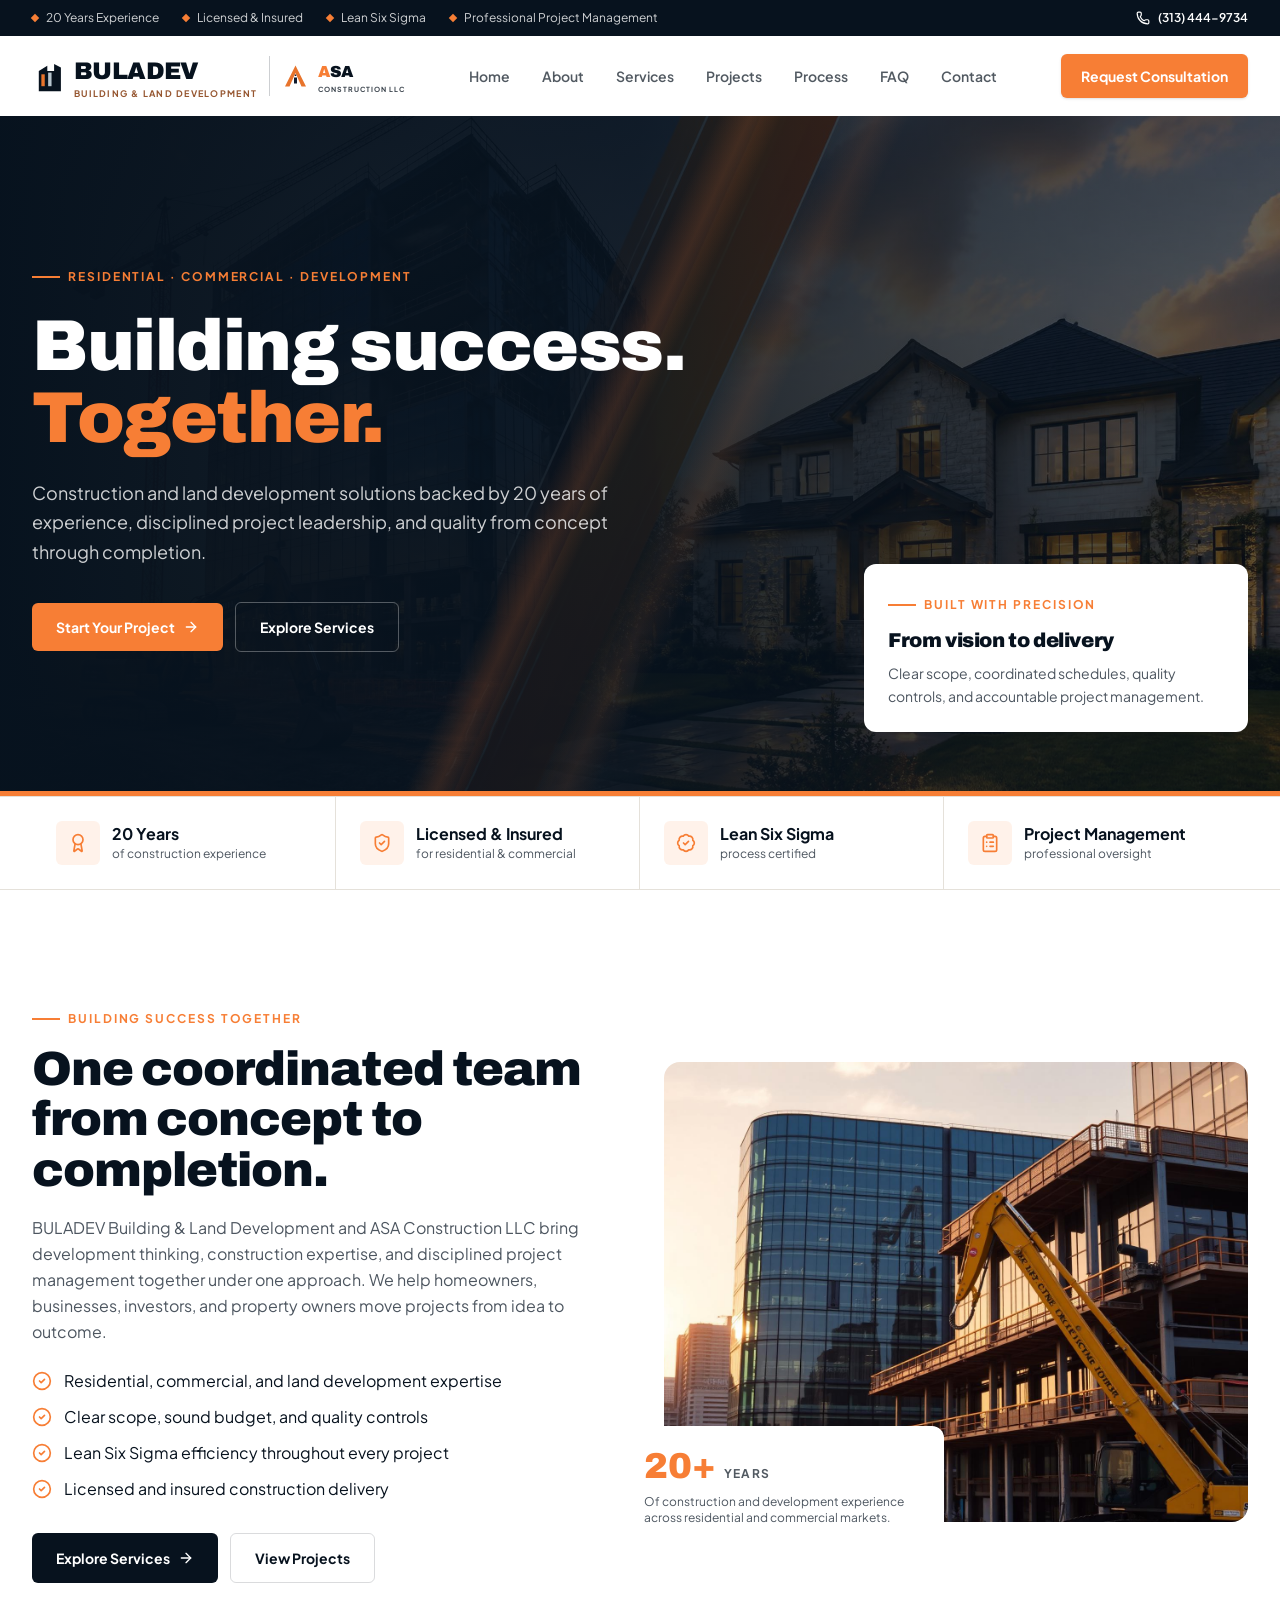
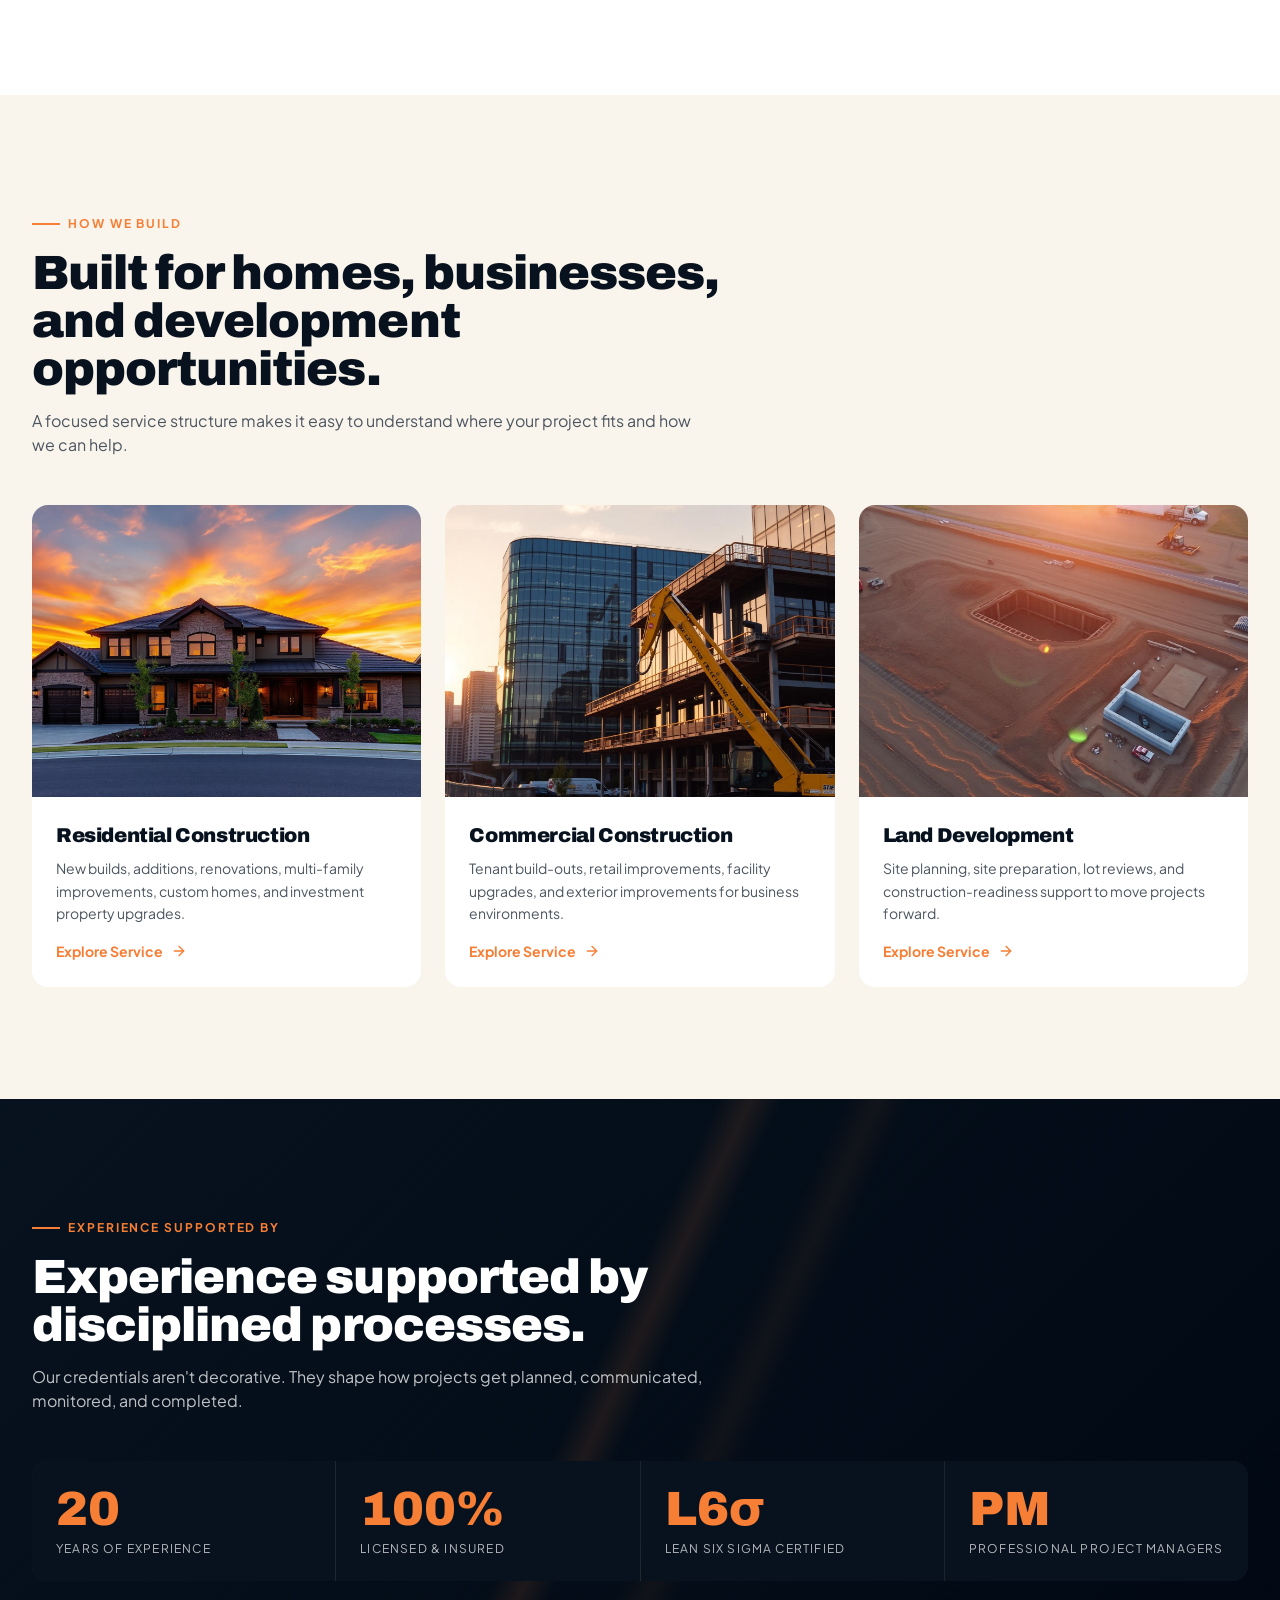
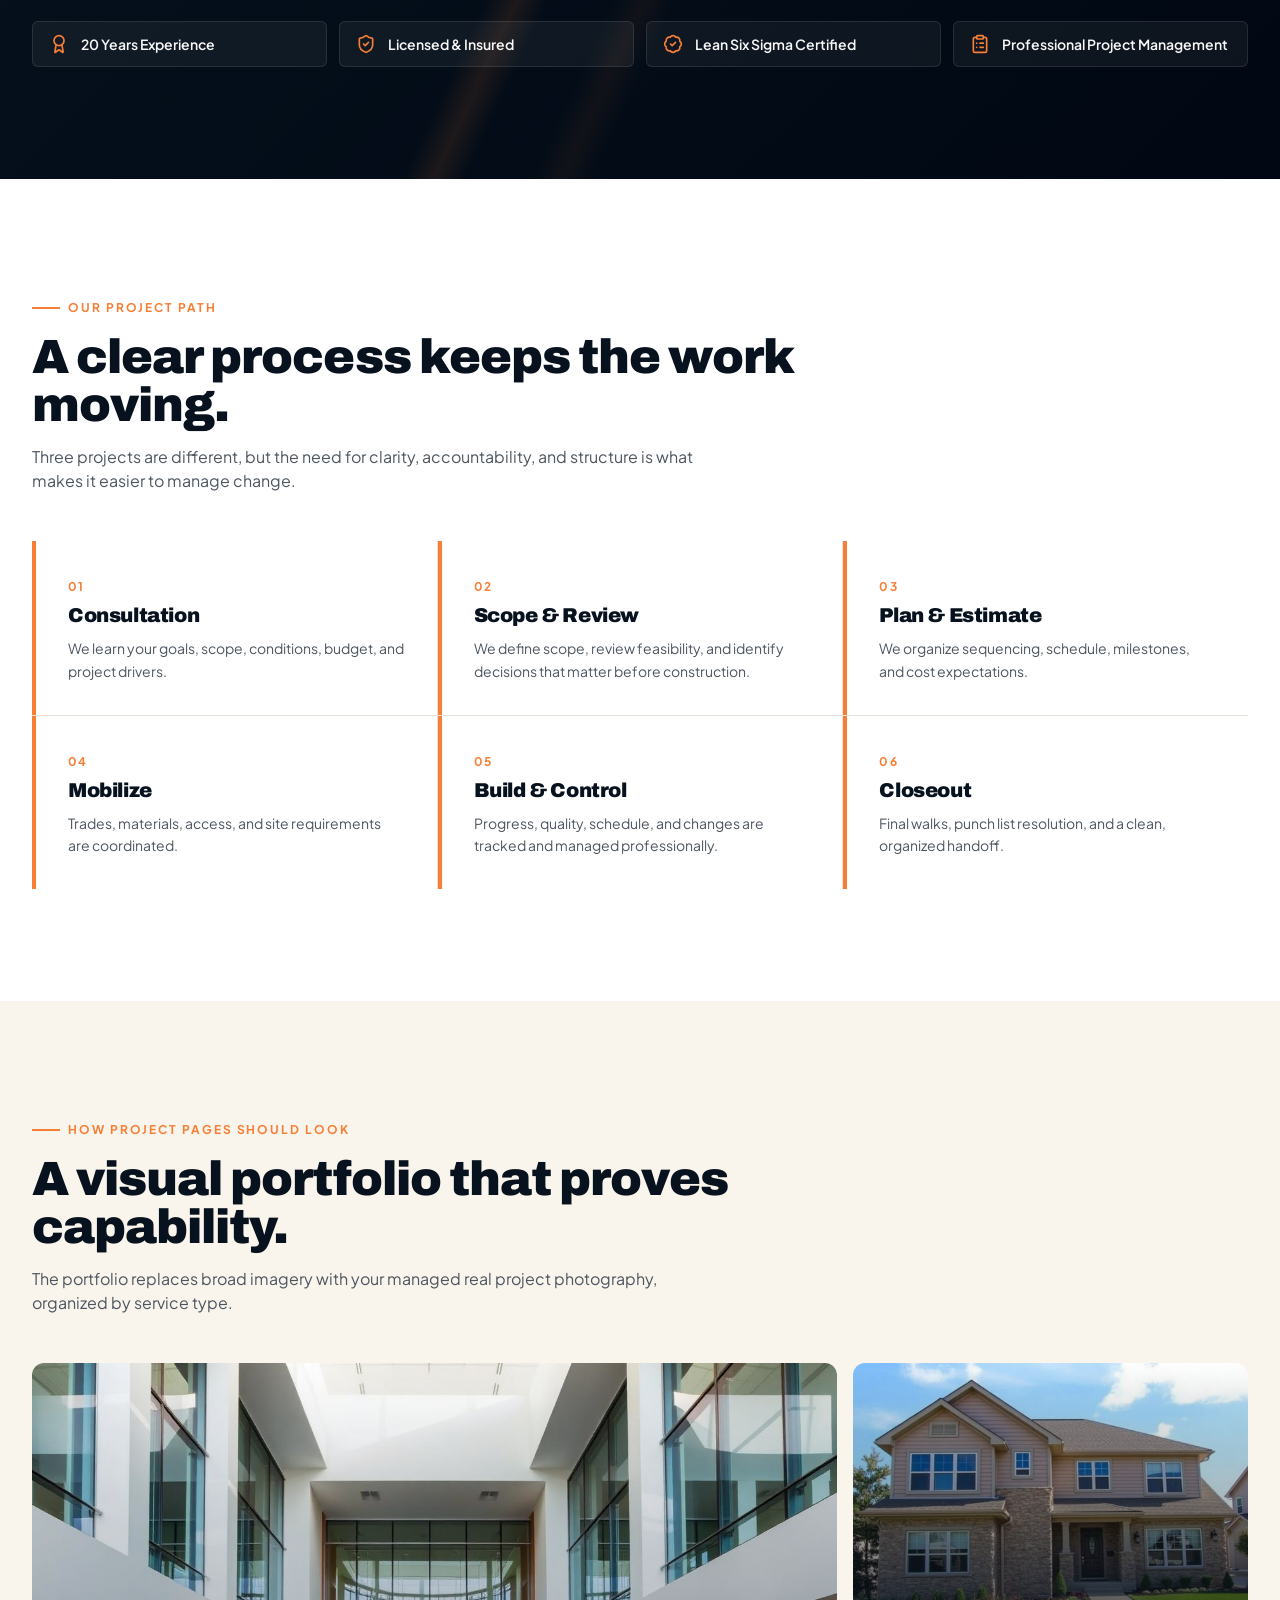
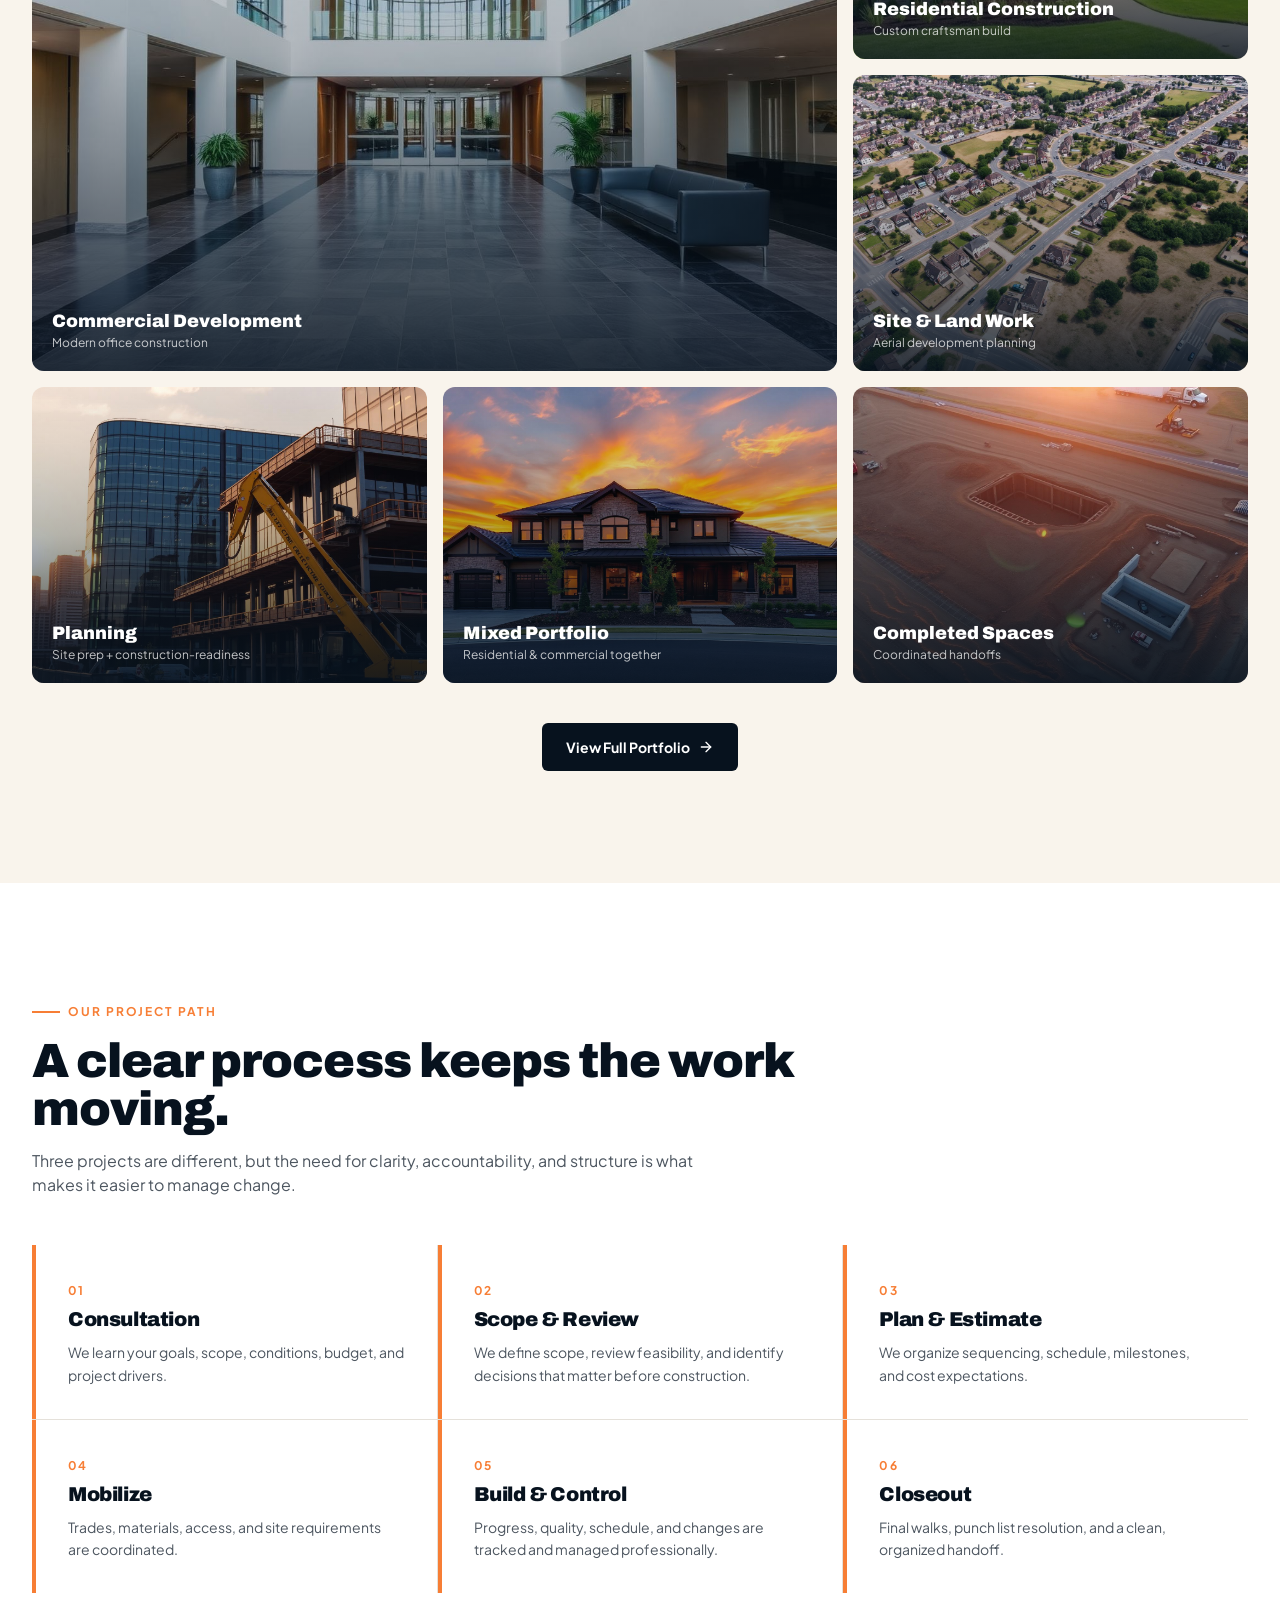
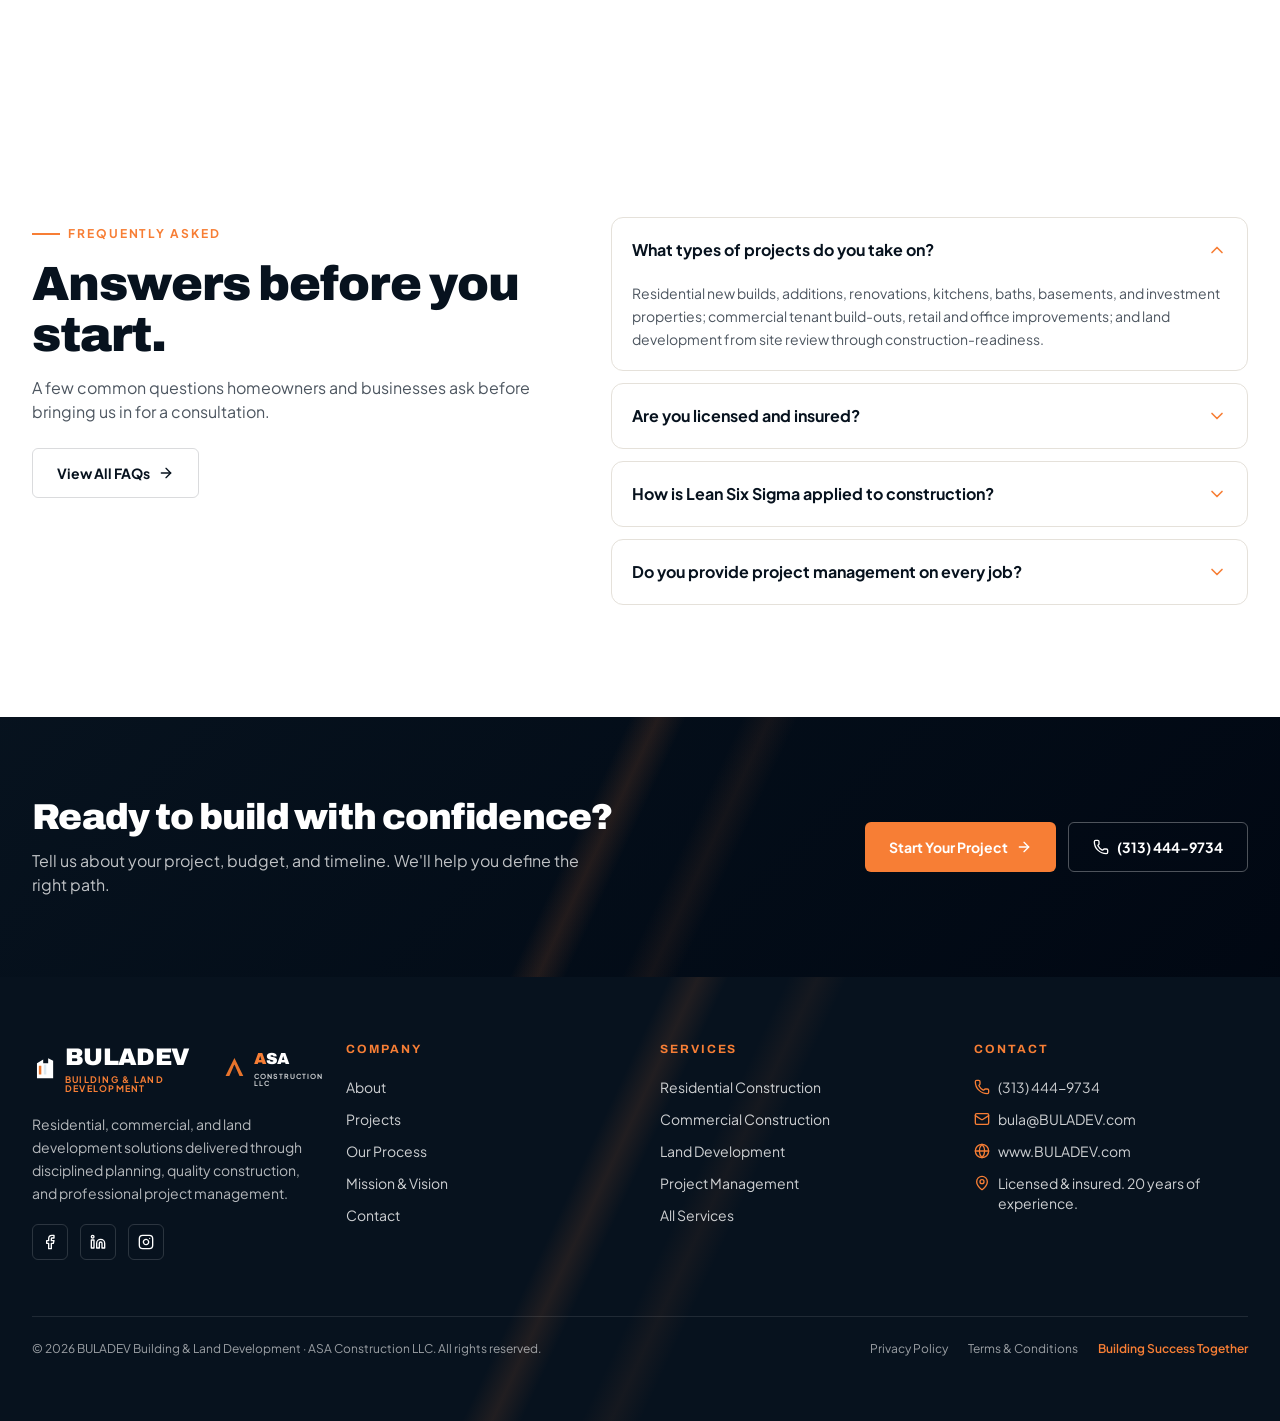
<file: index.html>
<!DOCTYPE html>
<html lang="en"><head><meta charset="utf-8"/><meta content="width=device-width, initial-scale=1" name="viewport"/><title>BULADEV + ASA Construction — Building Success Together</title><meta content="BULADEV Building &amp; Land Development" name="author"/><meta content="BULADEV + ASA Construction" property="og:site_name"/><meta content="website" property="og:type"/><meta content="summary_large_image" name="twitter:card"/><meta content="#0F1B2D" name="theme-color"/><meta content="Residential, commercial, and land development backed by 20 years of experience, disciplined project leadership, and Lean Six Sigma quality. Building success together." name="description"/><meta content="BULADEV + ASA Construction" property="og:title"/><meta content="Residential, commercial, and land development. 20 years of experience. Licensed &amp; insured. Lean Six Sigma certified." property="og:description"/><meta content="/" property="og:url"/><link href="/" rel="canonical"/><script type="application/ld+json">{"@context":"https://schema.org","@type":"GeneralContractor","name":"BULADEV Building & Land Development","alternateName":"ASA Construction LLC","telephone":"+1-313-444-9734","email":"bula@BULADEV.com","url":"/","slogan":"Building Success Together","description":"Residential, commercial, and land development with 20 years of experience, licensed & insured, Lean Six Sigma certified."}</script><style type="text/css">[data-sonner-toaster][dir=ltr],html[dir=ltr]{--toast-icon-margin-start:-3px;--toast-icon-margin-end:4px;--toast-svg-margin-start:-1px;--toast-svg-margin-end:0px;--toast-button-margin-start:auto;--toast-button-margin-end:0;--toast-close-button-start:0;--toast-close-button-end:unset;--toast-close-button-transform:translate(-35%, -35%)}[data-sonner-toaster][dir=rtl],html[dir=rtl]{--toast-icon-margin-start:4px;--toast-icon-margin-end:-3px;--toast-svg-margin-start:0px;--toast-svg-margin-end:-1px;--toast-button-margin-start:0;--toast-button-margin-end:auto;--toast-close-button-start:unset;--toast-close-button-end:0;--toast-close-button-transform:translate(35%, -35%)}[data-sonner-toaster]{position:fixed;width:var(--width);font-family:ui-sans-serif,system-ui,-apple-system,BlinkMacSystemFont,Segoe UI,Roboto,Helvetica Neue,Arial,Noto Sans,sans-serif,Apple Color Emoji,Segoe UI Emoji,Segoe UI Symbol,Noto Color Emoji;--gray1:hsl(0, 0%, 99%);--gray2:hsl(0, 0%, 97.3%);--gray3:hsl(0, 0%, 95.1%);--gray4:hsl(0, 0%, 93%);--gray5:hsl(0, 0%, 90.9%);--gray6:hsl(0, 0%, 88.7%);--gray7:hsl(0, 0%, 85.8%);--gray8:hsl(0, 0%, 78%);--gray9:hsl(0, 0%, 56.1%);--gray10:hsl(0, 0%, 52.3%);--gray11:hsl(0, 0%, 43.5%);--gray12:hsl(0, 0%, 9%);--border-radius:8px;box-sizing:border-box;padding:0;margin:0;list-style:none;outline:0;z-index:999999999;transition:transform .4s ease}@media (hover:none) and (pointer:coarse){[data-sonner-toaster][data-lifted=true]{transform:none}}[data-sonner-toaster][data-x-position=right]{right:var(--offset-right)}[data-sonner-toaster][data-x-position=left]{left:var(--offset-left)}[data-sonner-toaster][data-x-position=center]{left:50%;transform:translateX(-50%)}[data-sonner-toaster][data-y-position=top]{top:var(--offset-top)}[data-sonner-toaster][data-y-position=bottom]{bottom:var(--offset-bottom)}[data-sonner-toast]{--y:translateY(100%);--lift-amount:calc(var(--lift) * var(--gap));z-index:var(--z-index);position:absolute;opacity:0;transform:var(--y);touch-action:none;transition:transform .4s,opacity .4s,height .4s,box-shadow .2s;box-sizing:border-box;outline:0;overflow-wrap:anywhere}[data-sonner-toast][data-styled=true]{padding:16px;background:var(--normal-bg);border:1px solid var(--normal-border);color:var(--normal-text);border-radius:var(--border-radius);box-shadow:0 4px 12px rgba(0,0,0,.1);width:var(--width);font-size:13px;display:flex;align-items:center;gap:6px}[data-sonner-toast]:focus-visible{box-shadow:0 4px 12px rgba(0,0,0,.1),0 0 0 2px rgba(0,0,0,.2)}[data-sonner-toast][data-y-position=top]{top:0;--y:translateY(-100%);--lift:1;--lift-amount:calc(1 * var(--gap))}[data-sonner-toast][data-y-position=bottom]{bottom:0;--y:translateY(100%);--lift:-1;--lift-amount:calc(var(--lift) * var(--gap))}[data-sonner-toast][data-styled=true] [data-description]{font-weight:400;line-height:1.4;color:#3f3f3f}[data-rich-colors=true][data-sonner-toast][data-styled=true] [data-description]{color:inherit}[data-sonner-toaster][data-sonner-theme=dark] [data-description]{color:#e8e8e8}[data-sonner-toast][data-styled=true] [data-title]{font-weight:500;line-height:1.5;color:inherit}[data-sonner-toast][data-styled=true] [data-icon]{display:flex;height:16px;width:16px;position:relative;justify-content:flex-start;align-items:center;flex-shrink:0;margin-left:var(--toast-icon-margin-start);margin-right:var(--toast-icon-margin-end)}[data-sonner-toast][data-promise=true] [data-icon]>svg{opacity:0;transform:scale(.8);transform-origin:center;animation:sonner-fade-in .3s ease forwards}[data-sonner-toast][data-styled=true] [data-icon]>*{flex-shrink:0}[data-sonner-toast][data-styled=true] [data-icon] svg{margin-left:var(--toast-svg-margin-start);margin-right:var(--toast-svg-margin-end)}[data-sonner-toast][data-styled=true] [data-content]{display:flex;flex-direction:column;gap:2px}[data-sonner-toast][data-styled=true] [data-button]{border-radius:4px;padding-left:8px;padding-right:8px;height:24px;font-size:12px;color:var(--normal-bg);background:var(--normal-text);margin-left:var(--toast-button-margin-start);margin-right:var(--toast-button-margin-end);border:none;font-weight:500;cursor:pointer;outline:0;display:flex;align-items:center;flex-shrink:0;transition:opacity .4s,box-shadow .2s}[data-sonner-toast][data-styled=true] [data-button]:focus-visible{box-shadow:0 0 0 2px rgba(0,0,0,.4)}[data-sonner-toast][data-styled=true] [data-button]:first-of-type{margin-left:var(--toast-button-margin-start);margin-right:var(--toast-button-margin-end)}[data-sonner-toast][data-styled=true] [data-cancel]{color:var(--normal-text);background:rgba(0,0,0,.08)}[data-sonner-toaster][data-sonner-theme=dark] [data-sonner-toast][data-styled=true] [data-cancel]{background:rgba(255,255,255,.3)}[data-sonner-toast][data-styled=true] [data-close-button]{position:absolute;left:var(--toast-close-button-start);right:var(--toast-close-button-end);top:0;height:20px;width:20px;display:flex;justify-content:center;align-items:center;padding:0;color:var(--gray12);background:var(--normal-bg);border:1px solid var(--gray4);transform:var(--toast-close-button-transform);border-radius:50%;cursor:pointer;z-index:1;transition:opacity .1s,background .2s,border-color .2s}[data-sonner-toast][data-styled=true] [data-close-button]:focus-visible{box-shadow:0 4px 12px rgba(0,0,0,.1),0 0 0 2px rgba(0,0,0,.2)}[data-sonner-toast][data-styled=true] [data-disabled=true]{cursor:not-allowed}[data-sonner-toast][data-styled=true]:hover [data-close-button]:hover{background:var(--gray2);border-color:var(--gray5)}[data-sonner-toast][data-swiping=true]::before{content:'';position:absolute;left:-100%;right:-100%;height:100%;z-index:-1}[data-sonner-toast][data-y-position=top][data-swiping=true]::before{bottom:50%;transform:scaleY(3) translateY(50%)}[data-sonner-toast][data-y-position=bottom][data-swiping=true]::before{top:50%;transform:scaleY(3) translateY(-50%)}[data-sonner-toast][data-swiping=false][data-removed=true]::before{content:'';position:absolute;inset:0;transform:scaleY(2)}[data-sonner-toast][data-expanded=true]::after{content:'';position:absolute;left:0;height:calc(var(--gap) + 1px);bottom:100%;width:100%}[data-sonner-toast][data-mounted=true]{--y:translateY(0);opacity:1}[data-sonner-toast][data-expanded=false][data-front=false]{--scale:var(--toasts-before) * 0.05 + 1;--y:translateY(calc(var(--lift-amount) * var(--toasts-before))) scale(calc(-1 * var(--scale)));height:var(--front-toast-height)}[data-sonner-toast]>*{transition:opacity .4s}[data-sonner-toast][data-x-position=right]{right:0}[data-sonner-toast][data-x-position=left]{left:0}[data-sonner-toast][data-expanded=false][data-front=false][data-styled=true]>*{opacity:0}[data-sonner-toast][data-visible=false]{opacity:0;pointer-events:none}[data-sonner-toast][data-mounted=true][data-expanded=true]{--y:translateY(calc(var(--lift) * var(--offset)));height:var(--initial-height)}[data-sonner-toast][data-removed=true][data-front=true][data-swipe-out=false]{--y:translateY(calc(var(--lift) * -100%));opacity:0}[data-sonner-toast][data-removed=true][data-front=false][data-swipe-out=false][data-expanded=true]{--y:translateY(calc(var(--lift) * var(--offset) + var(--lift) * -100%));opacity:0}[data-sonner-toast][data-removed=true][data-front=false][data-swipe-out=false][data-expanded=false]{--y:translateY(40%);opacity:0;transition:transform .5s,opacity .2s}[data-sonner-toast][data-removed=true][data-front=false]::before{height:calc(var(--initial-height) + 20%)}[data-sonner-toast][data-swiping=true]{transform:var(--y) translateY(var(--swipe-amount-y,0)) translateX(var(--swipe-amount-x,0));transition:none}[data-sonner-toast][data-swiped=true]{user-select:none}[data-sonner-toast][data-swipe-out=true][data-y-position=bottom],[data-sonner-toast][data-swipe-out=true][data-y-position=top]{animation-duration:.2s;animation-timing-function:ease-out;animation-fill-mode:forwards}[data-sonner-toast][data-swipe-out=true][data-swipe-direction=left]{animation-name:swipe-out-left}[data-sonner-toast][data-swipe-out=true][data-swipe-direction=right]{animation-name:swipe-out-right}[data-sonner-toast][data-swipe-out=true][data-swipe-direction=up]{animation-name:swipe-out-up}[data-sonner-toast][data-swipe-out=true][data-swipe-direction=down]{animation-name:swipe-out-down}@keyframes swipe-out-left{from{transform:var(--y) translateX(var(--swipe-amount-x));opacity:1}to{transform:var(--y) translateX(calc(var(--swipe-amount-x) - 100%));opacity:0}}@keyframes swipe-out-right{from{transform:var(--y) translateX(var(--swipe-amount-x));opacity:1}to{transform:var(--y) translateX(calc(var(--swipe-amount-x) + 100%));opacity:0}}@keyframes swipe-out-up{from{transform:var(--y) translateY(var(--swipe-amount-y));opacity:1}to{transform:var(--y) translateY(calc(var(--swipe-amount-y) - 100%));opacity:0}}@keyframes swipe-out-down{from{transform:var(--y) translateY(var(--swipe-amount-y));opacity:1}to{transform:var(--y) translateY(calc(var(--swipe-amount-y) + 100%));opacity:0}}@media (max-width:600px){[data-sonner-toaster]{position:fixed;right:var(--mobile-offset-right);left:var(--mobile-offset-left);width:100%}[data-sonner-toaster][dir=rtl]{left:calc(var(--mobile-offset-left) * -1)}[data-sonner-toaster] [data-sonner-toast]{left:0;right:0;width:calc(100% - var(--mobile-offset-left) * 2)}[data-sonner-toaster][data-x-position=left]{left:var(--mobile-offset-left)}[data-sonner-toaster][data-y-position=bottom]{bottom:var(--mobile-offset-bottom)}[data-sonner-toaster][data-y-position=top]{top:var(--mobile-offset-top)}[data-sonner-toaster][data-x-position=center]{left:var(--mobile-offset-left);right:var(--mobile-offset-right);transform:none}}[data-sonner-toaster][data-sonner-theme=light]{--normal-bg:#fff;--normal-border:var(--gray4);--normal-text:var(--gray12);--success-bg:hsl(143, 85%, 96%);--success-border:hsl(145, 92%, 87%);--success-text:hsl(140, 100%, 27%);--info-bg:hsl(208, 100%, 97%);--info-border:hsl(221, 91%, 93%);--info-text:hsl(210, 92%, 45%);--warning-bg:hsl(49, 100%, 97%);--warning-border:hsl(49, 91%, 84%);--warning-text:hsl(31, 92%, 45%);--error-bg:hsl(359, 100%, 97%);--error-border:hsl(359, 100%, 94%);--error-text:hsl(360, 100%, 45%)}[data-sonner-toaster][data-sonner-theme=light] [data-sonner-toast][data-invert=true]{--normal-bg:#000;--normal-border:hsl(0, 0%, 20%);--normal-text:var(--gray1)}[data-sonner-toaster][data-sonner-theme=dark] [data-sonner-toast][data-invert=true]{--normal-bg:#fff;--normal-border:var(--gray3);--normal-text:var(--gray12)}[data-sonner-toaster][data-sonner-theme=dark]{--normal-bg:#000;--normal-bg-hover:hsl(0, 0%, 12%);--normal-border:hsl(0, 0%, 20%);--normal-border-hover:hsl(0, 0%, 25%);--normal-text:var(--gray1);--success-bg:hsl(150, 100%, 6%);--success-border:hsl(147, 100%, 12%);--success-text:hsl(150, 86%, 65%);--info-bg:hsl(215, 100%, 6%);--info-border:hsl(223, 43%, 17%);--info-text:hsl(216, 87%, 65%);--warning-bg:hsl(64, 100%, 6%);--warning-border:hsl(60, 100%, 9%);--warning-text:hsl(46, 87%, 65%);--error-bg:hsl(358, 76%, 10%);--error-border:hsl(357, 89%, 16%);--error-text:hsl(358, 100%, 81%)}[data-sonner-toaster][data-sonner-theme=dark] [data-sonner-toast] [data-close-button]{background:var(--normal-bg);border-color:var(--normal-border);color:var(--normal-text)}[data-sonner-toaster][data-sonner-theme=dark] [data-sonner-toast] [data-close-button]:hover{background:var(--normal-bg-hover);border-color:var(--normal-border-hover)}[data-rich-colors=true][data-sonner-toast][data-type=success]{background:var(--success-bg);border-color:var(--success-border);color:var(--success-text)}[data-rich-colors=true][data-sonner-toast][data-type=success] [data-close-button]{background:var(--success-bg);border-color:var(--success-border);color:var(--success-text)}[data-rich-colors=true][data-sonner-toast][data-type=info]{background:var(--info-bg);border-color:var(--info-border);color:var(--info-text)}[data-rich-colors=true][data-sonner-toast][data-type=info] [data-close-button]{background:var(--info-bg);border-color:var(--info-border);color:var(--info-text)}[data-rich-colors=true][data-sonner-toast][data-type=warning]{background:var(--warning-bg);border-color:var(--warning-border);color:var(--warning-text)}[data-rich-colors=true][data-sonner-toast][data-type=warning] [data-close-button]{background:var(--warning-bg);border-color:var(--warning-border);color:var(--warning-text)}[data-rich-colors=true][data-sonner-toast][data-type=error]{background:var(--error-bg);border-color:var(--error-border);color:var(--error-text)}[data-rich-colors=true][data-sonner-toast][data-type=error] [data-close-button]{background:var(--error-bg);border-color:var(--error-border);color:var(--error-text)}.sonner-loading-wrapper{--size:16px;height:var(--size);width:var(--size);position:absolute;inset:0;z-index:10}.sonner-loading-wrapper[data-visible=false]{transform-origin:center;animation:sonner-fade-out .2s ease forwards}.sonner-spinner{position:relative;top:50%;left:50%;height:var(--size);width:var(--size)}.sonner-loading-bar{animation:sonner-spin 1.2s linear infinite;background:var(--gray11);border-radius:6px;height:8%;left:-10%;position:absolute;top:-3.9%;width:24%}.sonner-loading-bar:first-child{animation-delay:-1.2s;transform:rotate(.0001deg) translate(146%)}.sonner-loading-bar:nth-child(2){animation-delay:-1.1s;transform:rotate(30deg) translate(146%)}.sonner-loading-bar:nth-child(3){animation-delay:-1s;transform:rotate(60deg) translate(146%)}.sonner-loading-bar:nth-child(4){animation-delay:-.9s;transform:rotate(90deg) translate(146%)}.sonner-loading-bar:nth-child(5){animation-delay:-.8s;transform:rotate(120deg) translate(146%)}.sonner-loading-bar:nth-child(6){animation-delay:-.7s;transform:rotate(150deg) translate(146%)}.sonner-loading-bar:nth-child(7){animation-delay:-.6s;transform:rotate(180deg) translate(146%)}.sonner-loading-bar:nth-child(8){animation-delay:-.5s;transform:rotate(210deg) translate(146%)}.sonner-loading-bar:nth-child(9){animation-delay:-.4s;transform:rotate(240deg) translate(146%)}.sonner-loading-bar:nth-child(10){animation-delay:-.3s;transform:rotate(270deg) translate(146%)}.sonner-loading-bar:nth-child(11){animation-delay:-.2s;transform:rotate(300deg) translate(146%)}.sonner-loading-bar:nth-child(12){animation-delay:-.1s;transform:rotate(330deg) translate(146%)}@keyframes sonner-fade-in{0%{opacity:0;transform:scale(.8)}100%{opacity:1;transform:scale(1)}}@keyframes sonner-fade-out{0%{opacity:1;transform:scale(1)}100%{opacity:0;transform:scale(.8)}}@keyframes sonner-spin{0%{opacity:1}100%{opacity:.15}}@media (prefers-reduced-motion){.sonner-loading-bar,[data-sonner-toast],[data-sonner-toast]>*{transition:none!important;animation:none!important}}.sonner-loader{position:absolute;top:50%;left:50%;transform:translate(-50%,-50%);transform-origin:center;transition:opacity .2s,transform .2s}.sonner-loader[data-visible=false]{opacity:0;transform:scale(.8) translate(-50%,-50%)}</style><link href="assets/bundle.css" rel="stylesheet"/><link href="https://fonts.googleapis.com/css2?family=Archivo:wght@600;700;800;900&amp;family=Plus+Jakarta+Sans:wght@400;500;600;700;800&amp;display=swap" rel="stylesheet"/></head><body><!--$--><div class="flex min-h-screen flex-col bg-background"><div class="hidden md:block bg-ink text-white text-xs"><div class="container-x flex items-center justify-between h-9"><div class="flex items-center gap-6 text-white/80"><span class="flex items-center gap-2"><span class="w-1.5 h-1.5 rotate-45 bg-brand-orange"></span> <!-- -->20 Years Experience</span><span class="flex items-center gap-2"><span class="w-1.5 h-1.5 rotate-45 bg-brand-orange"></span> <!-- -->Licensed &amp; Insured</span><span class="flex items-center gap-2"><span class="w-1.5 h-1.5 rotate-45 bg-brand-orange"></span> <!-- -->Lean Six Sigma</span><span class="flex items-center gap-2"><span class="w-1.5 h-1.5 rotate-45 bg-brand-orange"></span> <!-- -->Professional Project Management</span></div><a class="flex items-center gap-2 font-semibold hover:text-brand-orange transition-colors" href="tel:+13134449734"><svg aria-hidden="true" class="lucide lucide-phone w-3.5 h-3.5" fill="none" height="24" stroke="currentColor" stroke-linecap="round" stroke-linejoin="round" stroke-width="2" viewbox="0 0 24 24" width="24" xmlns="http://www.w3.org/2000/svg"><path d="M13.832 16.568a1 1 0 0 0 1.213-.303l.355-.465A2 2 0 0 1 17 15h3a2 2 0 0 1 2 2v3a2 2 0 0 1-2 2A18 18 0 0 1 2 4a2 2 0 0 1 2-2h3a2 2 0 0 1 2 2v3a2 2 0 0 1-.8 1.6l-.468.351a1 1 0 0 0-.292 1.233 14 14 0 0 0 6.392 6.384"></path></svg> (313) 444-9734</a></div></div><header class="sticky top-0 z-50 transition-all duration-300 bg-white"><div class="container-x flex items-center justify-between h-20"><a aria-current="page" class="shrink-0 active" data-status="active" href="index.html"><div class="flex items-center gap-3"><div class="flex items-center gap-2"><svg aria-hidden="true" class="text-ink" height="34" viewbox="0 0 40 40" width="34"><path d="M8 38 V14 L18 8 L18 14 L26 14 L26 6 L34 10 L34 38 Z" fill="currentColor"></path><rect fill="#E8742C" height="14" width="4" x="11" y="18"></rect><rect fill="#D6E4EE" height="16" opacity="0.85" width="4" x="19" y="16"></rect></svg><div class="flex flex-col leading-none"><span class="font-display text-xl md:text-2xl font-black tracking-tight text-ink">BULADEV</span><span class="text-[8px] md:text-[9px] font-bold tracking-[0.14em] mt-0.5 text-brand-bronze">BUILDING &amp; LAND DEVELOPMENT</span></div></div><div class="hidden sm:block w-px h-10 bg-ink/20"></div><div class="hidden sm:flex items-center gap-1.5"><svg aria-hidden="true" height="30" viewbox="0 0 40 40" width="30"><path d="M4 34 L18 6 L32 34 L26 34 L18 16 L10 34 Z" fill="#E8742C"></path><rect fill="#0F1B2D" height="8" width="4" x="16" y="22"></rect><rect fill="#0F1B2D" height="2" width="2" x="17" y="18"></rect></svg><div class="flex flex-col leading-none"><span class="font-display text-base font-black tracking-tight text-ink"><span class="text-brand-orange">A</span>SA</span><span class="text-[7px] font-bold tracking-[0.14em] mt-0.5 text-ink opacity-80">CONSTRUCTION LLC</span></div></div></div></a><nav class="hidden lg:flex items-center gap-8"><a aria-current="page" class="text-sm font-semibold text-ink/70 hover:text-brand-orange transition-colors text-brand-orange" data-status="active" href="index.html">Home</a><a class="text-sm font-semibold text-ink/70 hover:text-brand-orange transition-colors" href="about.html">About</a><a class="text-sm font-semibold text-ink/70 hover:text-brand-orange transition-colors" href="services.html">Services</a><a class="text-sm font-semibold text-ink/70 hover:text-brand-orange transition-colors" href="projects.html">Projects</a><a class="text-sm font-semibold text-ink/70 hover:text-brand-orange transition-colors" href="process.html">Process</a><a class="text-sm font-semibold text-ink/70 hover:text-brand-orange transition-colors" href="faq.html">FAQ</a><a class="text-sm font-semibold text-ink/70 hover:text-brand-orange transition-colors" href="contact.html">Contact</a></nav><div class="flex items-center gap-2"><a class="hidden sm:inline-flex items-center justify-center rounded-md bg-brand-orange hover:bg-brand-orange-deep transition-colors px-5 py-3 text-sm font-bold text-white shadow-sm" href="contact.html">Request Consultation</a><button aria-label="Open menu" class="lg:hidden grid place-items-center w-11 h-11 rounded-md border border-border text-ink" type="button"><svg aria-hidden="true" class="lucide lucide-menu w-5 h-5" fill="none" height="24" stroke="currentColor" stroke-linecap="round" stroke-linejoin="round" stroke-width="2" viewbox="0 0 24 24" width="24" xmlns="http://www.w3.org/2000/svg"><path d="M4 5h16"></path><path d="M4 12h16"></path><path d="M4 19h16"></path></svg></button></div></div></header><main class="flex-1"><section class="relative isolate overflow-hidden bg-ink text-white"><img alt="" aria-hidden="true" class="absolute inset-0 h-full w-full object-cover opacity-55" src="assets/507bfd42_hero-home.jpg"/><div class="absolute inset-0 bg-gradient-to-r from-ink via-ink/85 to-ink/30"></div><div class="orange-slash opacity-90"></div><div class="absolute -bottom-px left-0 right-0 h-1.5 bg-brand-orange"></div><div class="container-x relative py-24 md:py-36"><p class="eyebrow text-brand-orange">Residential · Commercial · Development</p><h1 class="mt-6 font-display font-black leading-[1] text-5xl md:text-7xl max-w-4xl">Building success.<br/><span class="text-brand-orange">Together.</span></h1><p class="mt-6 max-w-xl text-base md:text-lg text-white/80 leading-relaxed">Construction and land development solutions backed by 20 years of experience, disciplined project leadership, and quality from concept through completion.</p><div class="mt-9 flex flex-wrap items-center gap-3"><a class="inline-flex items-center gap-2 rounded-md bg-brand-orange hover:bg-brand-orange-deep transition-colors px-6 py-3.5 text-sm font-bold" href="contact.html">Start Your Project <svg aria-hidden="true" class="lucide lucide-arrow-right w-4 h-4" fill="none" height="24" stroke="currentColor" stroke-linecap="round" stroke-linejoin="round" stroke-width="2" viewbox="0 0 24 24" width="24" xmlns="http://www.w3.org/2000/svg"><path d="M5 12h14"></path><path d="m12 5 7 7-7 7"></path></svg></a><a class="inline-flex items-center rounded-md border border-white/30 hover:border-brand-orange hover:text-brand-orange transition-colors px-6 py-3.5 text-sm font-bold" href="services.html">Explore Services</a></div><div class="mt-14 md:absolute md:right-8 md:bottom-16 md:mt-0 max-w-sm rounded-xl bg-white text-ink p-6 shadow-elevated"><p class="eyebrow">Built With Precision</p><h3 class="mt-3 font-display text-xl font-black">From vision to delivery</h3><p class="mt-2 text-sm text-muted-foreground leading-relaxed">Clear scope, coordinated schedules, quality controls, and accountable project management.</p></div></div></section><section class="border-y border-border bg-white"><div class="container-x grid grid-cols-2 md:grid-cols-4 divide-x divide-border"><div class="flex items-center gap-3 py-6 px-3 md:px-6"><div class="grid place-items-center w-11 h-11 rounded-md bg-brand-orange/10 text-brand-orange shrink-0"><svg aria-hidden="true" class="lucide lucide-award w-5 h-5" fill="none" height="24" stroke="currentColor" stroke-linecap="round" stroke-linejoin="round" stroke-width="2" viewbox="0 0 24 24" width="24" xmlns="http://www.w3.org/2000/svg"><path d="m15.477 12.89 1.515 8.526a.5.5 0 0 1-.81.47l-3.58-2.687a1 1 0 0 0-1.197 0l-3.586 2.686a.5.5 0 0 1-.81-.469l1.514-8.526"></path><circle cx="12" cy="8" r="6"></circle></svg></div><div class="min-w-0"><p class="font-bold text-sm md:text-base text-ink leading-tight">20 Years</p><p class="text-xs text-muted-foreground mt-0.5 leading-tight">of construction experience</p></div></div><div class="flex items-center gap-3 py-6 px-3 md:px-6"><div class="grid place-items-center w-11 h-11 rounded-md bg-brand-orange/10 text-brand-orange shrink-0"><svg aria-hidden="true" class="lucide lucide-shield-check w-5 h-5" fill="none" height="24" stroke="currentColor" stroke-linecap="round" stroke-linejoin="round" stroke-width="2" viewbox="0 0 24 24" width="24" xmlns="http://www.w3.org/2000/svg"><path d="M20 13c0 5-3.5 7.5-7.66 8.95a1 1 0 0 1-.67-.01C7.5 20.5 4 18 4 13V6a1 1 0 0 1 1-1c2 0 4.5-1.2 6.24-2.72a1.17 1.17 0 0 1 1.52 0C14.51 3.81 17 5 19 5a1 1 0 0 1 1 1z"></path><path d="m9 12 2 2 4-4"></path></svg></div><div class="min-w-0"><p class="font-bold text-sm md:text-base text-ink leading-tight">Licensed &amp; Insured</p><p class="text-xs text-muted-foreground mt-0.5 leading-tight">for residential &amp; commercial</p></div></div><div class="flex items-center gap-3 py-6 px-3 md:px-6"><div class="grid place-items-center w-11 h-11 rounded-md bg-brand-orange/10 text-brand-orange shrink-0"><svg aria-hidden="true" class="lucide lucide-badge-check w-5 h-5" fill="none" height="24" stroke="currentColor" stroke-linecap="round" stroke-linejoin="round" stroke-width="2" viewbox="0 0 24 24" width="24" xmlns="http://www.w3.org/2000/svg"><path d="M3.85 8.62a4 4 0 0 1 4.78-4.77 4 4 0 0 1 6.74 0 4 4 0 0 1 4.78 4.78 4 4 0 0 1 0 6.74 4 4 0 0 1-4.77 4.78 4 4 0 0 1-6.75 0 4 4 0 0 1-4.78-4.77 4 4 0 0 1 0-6.76Z"></path><path d="m9 12 2 2 4-4"></path></svg></div><div class="min-w-0"><p class="font-bold text-sm md:text-base text-ink leading-tight">Lean Six Sigma</p><p class="text-xs text-muted-foreground mt-0.5 leading-tight">process certified</p></div></div><div class="flex items-center gap-3 py-6 px-3 md:px-6"><div class="grid place-items-center w-11 h-11 rounded-md bg-brand-orange/10 text-brand-orange shrink-0"><svg aria-hidden="true" class="lucide lucide-clipboard-list w-5 h-5" fill="none" height="24" stroke="currentColor" stroke-linecap="round" stroke-linejoin="round" stroke-width="2" viewbox="0 0 24 24" width="24" xmlns="http://www.w3.org/2000/svg"><rect height="4" rx="1" ry="1" width="8" x="8" y="2"></rect><path d="M16 4h2a2 2 0 0 1 2 2v14a2 2 0 0 1-2 2H6a2 2 0 0 1-2-2V6a2 2 0 0 1 2-2h2"></path><path d="M12 11h4"></path><path d="M12 16h4"></path><path d="M8 11h.01"></path><path d="M8 16h.01"></path></svg></div><div class="min-w-0"><p class="font-bold text-sm md:text-base text-ink leading-tight">Project Management</p><p class="text-xs text-muted-foreground mt-0.5 leading-tight">professional oversight</p></div></div></div></section><section class="py-20 md:py-28"><div class="container-x grid gap-12 lg:grid-cols-2 items-center"><div><p class="eyebrow">Building Success Together</p><h2 class="mt-4 font-display text-3xl md:text-5xl font-black text-ink leading-[1.05]">One coordinated team from concept to completion.</h2><p class="mt-5 text-muted-foreground leading-relaxed">BULADEV Building &amp; Land Development and ASA Construction LLC bring development thinking, construction expertise, and disciplined project management together under one approach. We help homeowners, businesses, investors, and property owners move projects from idea to outcome.</p><ul class="mt-6 space-y-3"><li class="flex items-start gap-3 text-sm md:text-base text-ink"><svg aria-hidden="true" class="lucide lucide-circle-check w-5 h-5 mt-0.5 text-brand-orange shrink-0" fill="none" height="24" stroke="currentColor" stroke-linecap="round" stroke-linejoin="round" stroke-width="2" viewbox="0 0 24 24" width="24" xmlns="http://www.w3.org/2000/svg"><circle cx="12" cy="12" r="10"></circle><path d="m9 12 2 2 4-4"></path></svg> <!-- -->Residential, commercial, and land development expertise</li><li class="flex items-start gap-3 text-sm md:text-base text-ink"><svg aria-hidden="true" class="lucide lucide-circle-check w-5 h-5 mt-0.5 text-brand-orange shrink-0" fill="none" height="24" stroke="currentColor" stroke-linecap="round" stroke-linejoin="round" stroke-width="2" viewbox="0 0 24 24" width="24" xmlns="http://www.w3.org/2000/svg"><circle cx="12" cy="12" r="10"></circle><path d="m9 12 2 2 4-4"></path></svg> <!-- -->Clear scope, sound budget, and quality controls</li><li class="flex items-start gap-3 text-sm md:text-base text-ink"><svg aria-hidden="true" class="lucide lucide-circle-check w-5 h-5 mt-0.5 text-brand-orange shrink-0" fill="none" height="24" stroke="currentColor" stroke-linecap="round" stroke-linejoin="round" stroke-width="2" viewbox="0 0 24 24" width="24" xmlns="http://www.w3.org/2000/svg"><circle cx="12" cy="12" r="10"></circle><path d="m9 12 2 2 4-4"></path></svg> <!-- -->Lean Six Sigma efficiency throughout every project</li><li class="flex items-start gap-3 text-sm md:text-base text-ink"><svg aria-hidden="true" class="lucide lucide-circle-check w-5 h-5 mt-0.5 text-brand-orange shrink-0" fill="none" height="24" stroke="currentColor" stroke-linecap="round" stroke-linejoin="round" stroke-width="2" viewbox="0 0 24 24" width="24" xmlns="http://www.w3.org/2000/svg"><circle cx="12" cy="12" r="10"></circle><path d="m9 12 2 2 4-4"></path></svg> <!-- -->Licensed and insured construction delivery</li></ul><div class="mt-8 flex flex-wrap gap-3"><a class="inline-flex items-center gap-2 rounded-md bg-ink text-white hover:bg-ink-soft transition-colors px-6 py-3.5 text-sm font-bold" href="services.html">Explore Services <svg aria-hidden="true" class="lucide lucide-arrow-right w-4 h-4" fill="none" height="24" stroke="currentColor" stroke-linecap="round" stroke-linejoin="round" stroke-width="2" viewbox="0 0 24 24" width="24" xmlns="http://www.w3.org/2000/svg"><path d="M5 12h14"></path><path d="m12 5 7 7-7 7"></path></svg></a><a class="inline-flex items-center rounded-md border border-ink/15 hover:border-brand-orange hover:text-brand-orange transition-colors px-6 py-3.5 text-sm font-bold text-ink" href="projects.html">View Projects</a></div></div><div class="relative"><div class="overflow-hidden rounded-2xl shadow-elevated"><img alt="Commercial construction project" class="w-full h-[460px] object-cover" loading="lazy" src="assets/561fce86_hero-commercial.jpg"/></div><div class="absolute -bottom-6 -left-6 md:-left-10 bg-white rounded-xl p-5 shadow-card max-w-xs"><div class="flex items-baseline gap-2"><span class="font-display text-4xl font-black text-brand-orange">20+</span><span class="text-xs font-bold uppercase tracking-widest text-ink/70">Years</span></div><p class="mt-2 text-xs text-muted-foreground">Of construction and development experience across residential and commercial markets.</p></div></div></div></section><section class="bg-cream py-20 md:py-28"><div class="container-x"><p class="eyebrow">How We Build</p><h2 class="mt-4 font-display text-3xl md:text-5xl font-black text-ink max-w-3xl">Built for homes, businesses, and development opportunities.</h2><p class="mt-4 max-w-2xl text-muted-foreground">A focused service structure makes it easy to understand where your project fits and how we can help.</p><div class="mt-12 grid gap-6 md:grid-cols-3"><a class="group bg-white rounded-2xl overflow-hidden shadow-card hover:shadow-elevated transition-all hover:-translate-y-1" href="services-residential.html"><div class="aspect-[4/3] overflow-hidden"><img alt="Residential Construction" class="w-full h-full object-cover group-hover:scale-105 transition-transform duration-700" loading="lazy" src="assets/7fdf9eca_hero-residential.jpg"/></div><div class="p-6"><h3 class="font-display text-xl font-black text-ink">Residential Construction</h3><p class="mt-2 text-sm text-muted-foreground leading-relaxed">New builds, additions, renovations, multi-family improvements, custom homes, and investment property upgrades.</p><span class="mt-4 inline-flex items-center gap-2 text-sm font-bold text-brand-orange">Explore Service <svg aria-hidden="true" class="lucide lucide-arrow-right w-4 h-4 group-hover:translate-x-1 transition-transform" fill="none" height="24" stroke="currentColor" stroke-linecap="round" stroke-linejoin="round" stroke-width="2" viewbox="0 0 24 24" width="24" xmlns="http://www.w3.org/2000/svg"><path d="M5 12h14"></path><path d="m12 5 7 7-7 7"></path></svg></span></div></a><a class="group bg-white rounded-2xl overflow-hidden shadow-card hover:shadow-elevated transition-all hover:-translate-y-1" href="services-commercial.html"><div class="aspect-[4/3] overflow-hidden"><img alt="Commercial Construction" class="w-full h-full object-cover group-hover:scale-105 transition-transform duration-700" loading="lazy" src="assets/561fce86_hero-commercial.jpg"/></div><div class="p-6"><h3 class="font-display text-xl font-black text-ink">Commercial Construction</h3><p class="mt-2 text-sm text-muted-foreground leading-relaxed">Tenant build-outs, retail improvements, facility upgrades, and exterior improvements for business environments.</p><span class="mt-4 inline-flex items-center gap-2 text-sm font-bold text-brand-orange">Explore Service <svg aria-hidden="true" class="lucide lucide-arrow-right w-4 h-4 group-hover:translate-x-1 transition-transform" fill="none" height="24" stroke="currentColor" stroke-linecap="round" stroke-linejoin="round" stroke-width="2" viewbox="0 0 24 24" width="24" xmlns="http://www.w3.org/2000/svg"><path d="M5 12h14"></path><path d="m12 5 7 7-7 7"></path></svg></span></div></a><a class="group bg-white rounded-2xl overflow-hidden shadow-card hover:shadow-elevated transition-all hover:-translate-y-1" href="services-land-development.html"><div class="aspect-[4/3] overflow-hidden"><img alt="Land Development" class="w-full h-full object-cover group-hover:scale-105 transition-transform duration-700" loading="lazy" src="assets/a41b90ac_hero-land.jpg"/></div><div class="p-6"><h3 class="font-display text-xl font-black text-ink">Land Development</h3><p class="mt-2 text-sm text-muted-foreground leading-relaxed">Site planning, site preparation, lot reviews, and construction-readiness support to move projects forward.</p><span class="mt-4 inline-flex items-center gap-2 text-sm font-bold text-brand-orange">Explore Service <svg aria-hidden="true" class="lucide lucide-arrow-right w-4 h-4 group-hover:translate-x-1 transition-transform" fill="none" height="24" stroke="currentColor" stroke-linecap="round" stroke-linejoin="round" stroke-width="2" viewbox="0 0 24 24" width="24" xmlns="http://www.w3.org/2000/svg"><path d="M5 12h14"></path><path d="m12 5 7 7-7 7"></path></svg></span></div></a></div></div></section><section class="ink-section py-20 md:py-28"><div class="orange-slash opacity-60"></div><div class="container-x relative"><p class="eyebrow">Experience Supported By</p><h2 class="mt-4 font-display text-3xl md:text-5xl font-black text-white max-w-3xl">Experience supported by disciplined processes.</h2><p class="mt-4 max-w-2xl text-white/75">Our credentials aren't decorative. They shape how projects get planned, communicated, monitored, and completed.</p><div class="mt-12 grid gap-px bg-white/10 rounded-2xl overflow-hidden md:grid-cols-4"><div class="bg-ink p-6"><div class="font-display text-4xl md:text-5xl font-black text-brand-orange">20</div><p class="mt-2 text-xs uppercase tracking-widest text-white/70">Years of experience</p></div><div class="bg-ink p-6"><div class="font-display text-4xl md:text-5xl font-black text-brand-orange">100%</div><p class="mt-2 text-xs uppercase tracking-widest text-white/70">Licensed &amp; insured</p></div><div class="bg-ink p-6"><div class="font-display text-4xl md:text-5xl font-black text-brand-orange">L6σ</div><p class="mt-2 text-xs uppercase tracking-widest text-white/70">Lean Six Sigma certified</p></div><div class="bg-ink p-6"><div class="font-display text-4xl md:text-5xl font-black text-brand-orange">PM</div><p class="mt-2 text-xs uppercase tracking-widest text-white/70">Professional project managers</p></div></div><div class="mt-10 grid gap-3 sm:grid-cols-2 md:grid-cols-4"><div class="flex items-center gap-3 rounded-md border border-white/10 bg-white/5 px-4 py-3"><svg aria-hidden="true" class="lucide lucide-award w-5 h-5 text-brand-orange shrink-0" fill="none" height="24" stroke="currentColor" stroke-linecap="round" stroke-linejoin="round" stroke-width="2" viewbox="0 0 24 24" width="24" xmlns="http://www.w3.org/2000/svg"><path d="m15.477 12.89 1.515 8.526a.5.5 0 0 1-.81.47l-3.58-2.687a1 1 0 0 0-1.197 0l-3.586 2.686a.5.5 0 0 1-.81-.469l1.514-8.526"></path><circle cx="12" cy="8" r="6"></circle></svg><span class="text-sm font-semibold">20 Years Experience</span></div><div class="flex items-center gap-3 rounded-md border border-white/10 bg-white/5 px-4 py-3"><svg aria-hidden="true" class="lucide lucide-shield-check w-5 h-5 text-brand-orange shrink-0" fill="none" height="24" stroke="currentColor" stroke-linecap="round" stroke-linejoin="round" stroke-width="2" viewbox="0 0 24 24" width="24" xmlns="http://www.w3.org/2000/svg"><path d="M20 13c0 5-3.5 7.5-7.66 8.95a1 1 0 0 1-.67-.01C7.5 20.5 4 18 4 13V6a1 1 0 0 1 1-1c2 0 4.5-1.2 6.24-2.72a1.17 1.17 0 0 1 1.52 0C14.51 3.81 17 5 19 5a1 1 0 0 1 1 1z"></path><path d="m9 12 2 2 4-4"></path></svg><span class="text-sm font-semibold">Licensed &amp; Insured</span></div><div class="flex items-center gap-3 rounded-md border border-white/10 bg-white/5 px-4 py-3"><svg aria-hidden="true" class="lucide lucide-badge-check w-5 h-5 text-brand-orange shrink-0" fill="none" height="24" stroke="currentColor" stroke-linecap="round" stroke-linejoin="round" stroke-width="2" viewbox="0 0 24 24" width="24" xmlns="http://www.w3.org/2000/svg"><path d="M3.85 8.62a4 4 0 0 1 4.78-4.77 4 4 0 0 1 6.74 0 4 4 0 0 1 4.78 4.78 4 4 0 0 1 0 6.74 4 4 0 0 1-4.77 4.78 4 4 0 0 1-6.75 0 4 4 0 0 1-4.78-4.77 4 4 0 0 1 0-6.76Z"></path><path d="m9 12 2 2 4-4"></path></svg><span class="text-sm font-semibold">Lean Six Sigma Certified</span></div><div class="flex items-center gap-3 rounded-md border border-white/10 bg-white/5 px-4 py-3"><svg aria-hidden="true" class="lucide lucide-clipboard-list w-5 h-5 text-brand-orange shrink-0" fill="none" height="24" stroke="currentColor" stroke-linecap="round" stroke-linejoin="round" stroke-width="2" viewbox="0 0 24 24" width="24" xmlns="http://www.w3.org/2000/svg"><rect height="4" rx="1" ry="1" width="8" x="8" y="2"></rect><path d="M16 4h2a2 2 0 0 1 2 2v14a2 2 0 0 1-2 2H6a2 2 0 0 1-2-2V6a2 2 0 0 1 2-2h2"></path><path d="M12 11h4"></path><path d="M12 16h4"></path><path d="M8 11h.01"></path><path d="M8 16h.01"></path></svg><span class="text-sm font-semibold">Professional Project Management</span></div></div></div></section><section class="py-20 md:py-28"><div class="container-x"><p class="eyebrow">Our Project Path</p><h2 class="mt-4 font-display text-3xl md:text-5xl font-black text-ink max-w-3xl">A clear process keeps the work moving.</h2><p class="mt-4 max-w-2xl text-muted-foreground">Three projects are different, but the need for clarity, accountability, and structure is what makes it easier to manage change.</p><div class="mt-12 grid gap-px bg-border md:grid-cols-3"><div class="bg-white p-6 md:p-8 border-l-4 border-brand-orange"><span class="text-xs font-bold text-brand-orange tracking-widest">01</span><h3 class="mt-1 font-display text-xl font-black text-ink">Consultation</h3><p class="mt-2 text-sm text-muted-foreground leading-relaxed">We learn your goals, scope, conditions, budget, and project drivers.</p></div><div class="bg-white p-6 md:p-8 border-l-4 border-brand-orange"><span class="text-xs font-bold text-brand-orange tracking-widest">02</span><h3 class="mt-1 font-display text-xl font-black text-ink">Scope &amp; Review</h3><p class="mt-2 text-sm text-muted-foreground leading-relaxed">We define scope, review feasibility, and identify decisions that matter before construction.</p></div><div class="bg-white p-6 md:p-8 border-l-4 border-brand-orange"><span class="text-xs font-bold text-brand-orange tracking-widest">03</span><h3 class="mt-1 font-display text-xl font-black text-ink">Plan &amp; Estimate</h3><p class="mt-2 text-sm text-muted-foreground leading-relaxed">We organize sequencing, schedule, milestones, and cost expectations.</p></div><div class="bg-white p-6 md:p-8 border-l-4 border-brand-orange"><span class="text-xs font-bold text-brand-orange tracking-widest">04</span><h3 class="mt-1 font-display text-xl font-black text-ink">Mobilize</h3><p class="mt-2 text-sm text-muted-foreground leading-relaxed">Trades, materials, access, and site requirements are coordinated.</p></div><div class="bg-white p-6 md:p-8 border-l-4 border-brand-orange"><span class="text-xs font-bold text-brand-orange tracking-widest">05</span><h3 class="mt-1 font-display text-xl font-black text-ink">Build &amp; Control</h3><p class="mt-2 text-sm text-muted-foreground leading-relaxed">Progress, quality, schedule, and changes are tracked and managed professionally.</p></div><div class="bg-white p-6 md:p-8 border-l-4 border-brand-orange"><span class="text-xs font-bold text-brand-orange tracking-widest">06</span><h3 class="mt-1 font-display text-xl font-black text-ink">Closeout</h3><p class="mt-2 text-sm text-muted-foreground leading-relaxed">Final walks, punch list resolution, and a clean, organized handoff.</p></div></div></div></section><section class="bg-cream py-20 md:py-28"><div class="container-x"><p class="eyebrow">How Project Pages Should Look</p><h2 class="mt-4 font-display text-3xl md:text-5xl font-black text-ink max-w-3xl">A visual portfolio that proves capability.</h2><p class="mt-4 max-w-2xl text-muted-foreground">The portfolio replaces broad imagery with your managed real project photography, organized by service type.</p><div class="mt-12 grid gap-4 md:grid-cols-3 grid-rows-2"><div class="relative overflow-hidden rounded-xl group md:col-span-2 md:row-span-2"><img alt="Commercial Development" class="w-full h-full object-cover aspect-[4/3] group-hover:scale-105 transition-transform duration-700" loading="lazy" src="assets/89f82f0b_project-office.jpg"/><div class="absolute inset-0 bg-gradient-to-t from-ink/85 via-ink/30 to-transparent"></div><div class="absolute bottom-0 left-0 right-0 p-5"><p class="font-display text-lg font-black text-white">Commercial Development</p><p class="text-xs text-white/75">Modern office construction</p></div></div><div class="relative overflow-hidden rounded-xl group"><img alt="Residential Construction" class="w-full h-full object-cover aspect-[4/3] group-hover:scale-105 transition-transform duration-700" loading="lazy" src="assets/ad27f03b_project-home.jpg"/><div class="absolute inset-0 bg-gradient-to-t from-ink/85 via-ink/30 to-transparent"></div><div class="absolute bottom-0 left-0 right-0 p-5"><p class="font-display text-lg font-black text-white">Residential Construction</p><p class="text-xs text-white/75">Custom craftsman build</p></div></div><div class="relative overflow-hidden rounded-xl group"><img alt="Site &amp; Land Work" class="w-full h-full object-cover aspect-[4/3] group-hover:scale-105 transition-transform duration-700" loading="lazy" src="assets/3903a4ef_project-development.jpg"/><div class="absolute inset-0 bg-gradient-to-t from-ink/85 via-ink/30 to-transparent"></div><div class="absolute bottom-0 left-0 right-0 p-5"><p class="font-display text-lg font-black text-white">Site &amp; Land Work</p><p class="text-xs text-white/75">Aerial development planning</p></div></div><div class="relative overflow-hidden rounded-xl group"><img alt="Planning" class="w-full h-full object-cover aspect-[4/3] group-hover:scale-105 transition-transform duration-700" loading="lazy" src="assets/561fce86_hero-commercial.jpg"/><div class="absolute inset-0 bg-gradient-to-t from-ink/85 via-ink/30 to-transparent"></div><div class="absolute bottom-0 left-0 right-0 p-5"><p class="font-display text-lg font-black text-white">Planning</p><p class="text-xs text-white/75">Site prep + construction-readiness</p></div></div><div class="relative overflow-hidden rounded-xl group"><img alt="Mixed Portfolio" class="w-full h-full object-cover aspect-[4/3] group-hover:scale-105 transition-transform duration-700" loading="lazy" src="assets/7fdf9eca_hero-residential.jpg"/><div class="absolute inset-0 bg-gradient-to-t from-ink/85 via-ink/30 to-transparent"></div><div class="absolute bottom-0 left-0 right-0 p-5"><p class="font-display text-lg font-black text-white">Mixed Portfolio</p><p class="text-xs text-white/75">Residential &amp; commercial together</p></div></div><div class="relative overflow-hidden rounded-xl group"><img alt="Completed Spaces" class="w-full h-full object-cover aspect-[4/3] group-hover:scale-105 transition-transform duration-700" loading="lazy" src="assets/a41b90ac_hero-land.jpg"/><div class="absolute inset-0 bg-gradient-to-t from-ink/85 via-ink/30 to-transparent"></div><div class="absolute bottom-0 left-0 right-0 p-5"><p class="font-display text-lg font-black text-white">Completed Spaces</p><p class="text-xs text-white/75">Coordinated handoffs</p></div></div></div><div class="mt-10 text-center"><a class="inline-flex items-center gap-2 rounded-md bg-ink text-white px-6 py-3.5 text-sm font-bold hover:bg-ink-soft transition-colors" href="projects.html">View Full Portfolio <svg aria-hidden="true" class="lucide lucide-arrow-right w-4 h-4" fill="none" height="24" stroke="currentColor" stroke-linecap="round" stroke-linejoin="round" stroke-width="2" viewbox="0 0 24 24" width="24" xmlns="http://www.w3.org/2000/svg"><path d="M5 12h14"></path><path d="m12 5 7 7-7 7"></path></svg></a></div></div></section><section class="py-20 md:py-28"><div class="container-x"><p class="eyebrow">Our Project Path</p><h2 class="mt-4 font-display text-3xl md:text-5xl font-black text-ink max-w-3xl">A clear process keeps the work moving.</h2><p class="mt-4 max-w-2xl text-muted-foreground">Three projects are different, but the need for clarity, accountability, and structure is what makes it easier to manage change.</p><div class="mt-12 grid gap-px bg-border md:grid-cols-3"><div class="bg-white p-6 md:p-8 border-l-4 border-brand-orange"><span class="text-xs font-bold text-brand-orange tracking-widest">01</span><h3 class="mt-1 font-display text-xl font-black text-ink">Consultation</h3><p class="mt-2 text-sm text-muted-foreground leading-relaxed">We learn your goals, scope, conditions, budget, and project drivers.</p></div><div class="bg-white p-6 md:p-8 border-l-4 border-brand-orange"><span class="text-xs font-bold text-brand-orange tracking-widest">02</span><h3 class="mt-1 font-display text-xl font-black text-ink">Scope &amp; Review</h3><p class="mt-2 text-sm text-muted-foreground leading-relaxed">We define scope, review feasibility, and identify decisions that matter before construction.</p></div><div class="bg-white p-6 md:p-8 border-l-4 border-brand-orange"><span class="text-xs font-bold text-brand-orange tracking-widest">03</span><h3 class="mt-1 font-display text-xl font-black text-ink">Plan &amp; Estimate</h3><p class="mt-2 text-sm text-muted-foreground leading-relaxed">We organize sequencing, schedule, milestones, and cost expectations.</p></div><div class="bg-white p-6 md:p-8 border-l-4 border-brand-orange"><span class="text-xs font-bold text-brand-orange tracking-widest">04</span><h3 class="mt-1 font-display text-xl font-black text-ink">Mobilize</h3><p class="mt-2 text-sm text-muted-foreground leading-relaxed">Trades, materials, access, and site requirements are coordinated.</p></div><div class="bg-white p-6 md:p-8 border-l-4 border-brand-orange"><span class="text-xs font-bold text-brand-orange tracking-widest">05</span><h3 class="mt-1 font-display text-xl font-black text-ink">Build &amp; Control</h3><p class="mt-2 text-sm text-muted-foreground leading-relaxed">Progress, quality, schedule, and changes are tracked and managed professionally.</p></div><div class="bg-white p-6 md:p-8 border-l-4 border-brand-orange"><span class="text-xs font-bold text-brand-orange tracking-widest">06</span><h3 class="mt-1 font-display text-xl font-black text-ink">Closeout</h3><p class="mt-2 text-sm text-muted-foreground leading-relaxed">Final walks, punch list resolution, and a clean, organized handoff.</p></div></div></div></section><section class="py-20 md:py-28"><div class="container-x grid gap-12 lg:grid-cols-[1fr_1.2fr] items-start"><div><p class="eyebrow">Frequently Asked</p><h2 class="mt-4 font-display text-3xl md:text-5xl font-black text-ink leading-[1.05]">Answers before you start.</h2><p class="mt-4 text-muted-foreground">A few common questions homeowners and businesses ask before bringing us in for a consultation.</p><a class="mt-6 inline-flex items-center gap-2 rounded-md border border-ink/15 hover:border-brand-orange hover:text-brand-orange transition-colors px-6 py-3.5 text-sm font-bold text-ink" href="faq.html">View All FAQs <svg aria-hidden="true" class="lucide lucide-arrow-right w-4 h-4" fill="none" height="24" stroke="currentColor" stroke-linecap="round" stroke-linejoin="round" stroke-width="2" viewbox="0 0 24 24" width="24" xmlns="http://www.w3.org/2000/svg"><path d="M5 12h14"></path><path d="m12 5 7 7-7 7"></path></svg></a></div><div class="space-y-3"><div class="rounded-xl border border-border bg-white overflow-hidden"><button class="flex w-full items-center justify-between gap-4 p-5 text-left" type="button"><span class="font-bold text-ink">What types of projects do you take on?</span><svg aria-hidden="true" class="lucide lucide-chevron-down w-5 h-5 text-brand-orange shrink-0 transition-transform rotate-180" fill="none" height="24" stroke="currentColor" stroke-linecap="round" stroke-linejoin="round" stroke-width="2" viewbox="0 0 24 24" width="24" xmlns="http://www.w3.org/2000/svg"><path d="m6 9 6 6 6-6"></path></svg></button><div class="px-5 pb-5 text-sm text-muted-foreground leading-relaxed">Residential new builds, additions, renovations, kitchens, baths, basements, and investment properties; commercial tenant build-outs, retail and office improvements; and land development from site review through construction-readiness.</div></div><div class="rounded-xl border border-border bg-white overflow-hidden"><button class="flex w-full items-center justify-between gap-4 p-5 text-left" type="button"><span class="font-bold text-ink">Are you licensed and insured?</span><svg aria-hidden="true" class="lucide lucide-chevron-down w-5 h-5 text-brand-orange shrink-0 transition-transform" fill="none" height="24" stroke="currentColor" stroke-linecap="round" stroke-linejoin="round" stroke-width="2" viewbox="0 0 24 24" width="24" xmlns="http://www.w3.org/2000/svg"><path d="m6 9 6 6 6-6"></path></svg></button></div><div class="rounded-xl border border-border bg-white overflow-hidden"><button class="flex w-full items-center justify-between gap-4 p-5 text-left" type="button"><span class="font-bold text-ink">How is Lean Six Sigma applied to construction?</span><svg aria-hidden="true" class="lucide lucide-chevron-down w-5 h-5 text-brand-orange shrink-0 transition-transform" fill="none" height="24" stroke="currentColor" stroke-linecap="round" stroke-linejoin="round" stroke-width="2" viewbox="0 0 24 24" width="24" xmlns="http://www.w3.org/2000/svg"><path d="m6 9 6 6 6-6"></path></svg></button></div><div class="rounded-xl border border-border bg-white overflow-hidden"><button class="flex w-full items-center justify-between gap-4 p-5 text-left" type="button"><span class="font-bold text-ink">Do you provide project management on every job?</span><svg aria-hidden="true" class="lucide lucide-chevron-down w-5 h-5 text-brand-orange shrink-0 transition-transform" fill="none" height="24" stroke="currentColor" stroke-linecap="round" stroke-linejoin="round" stroke-width="2" viewbox="0 0 24 24" width="24" xmlns="http://www.w3.org/2000/svg"><path d="m6 9 6 6 6-6"></path></svg></button></div></div></div></section><section class="relative ink-section"><div class="orange-slash opacity-70"></div><div class="container-x relative py-16 md:py-20 grid gap-8 md:grid-cols-[1fr_auto] items-center"><div><h2 class="font-display text-3xl md:text-4xl font-black text-white max-w-2xl">Ready to build with confidence?</h2><p class="mt-3 text-white/75 max-w-xl">Tell us about your project, budget, and timeline. We'll help you define the right path.</p></div><div class="flex flex-wrap gap-3"><a class="inline-flex items-center gap-2 rounded-md bg-brand-orange hover:bg-brand-orange-deep transition-colors px-6 py-3.5 text-sm font-bold text-white" href="contact.html">Start Your Project<!-- --> <svg aria-hidden="true" class="lucide lucide-arrow-right w-4 h-4" fill="none" height="24" stroke="currentColor" stroke-linecap="round" stroke-linejoin="round" stroke-width="2" viewbox="0 0 24 24" width="24" xmlns="http://www.w3.org/2000/svg"><path d="M5 12h14"></path><path d="m12 5 7 7-7 7"></path></svg></a><a class="inline-flex items-center gap-2 rounded-md border border-white/30 hover:border-brand-orange hover:text-brand-orange transition-colors px-6 py-3.5 text-sm font-bold text-white" href="tel:+13134449734"><svg aria-hidden="true" class="lucide lucide-phone w-4 h-4" fill="none" height="24" stroke="currentColor" stroke-linecap="round" stroke-linejoin="round" stroke-width="2" viewbox="0 0 24 24" width="24" xmlns="http://www.w3.org/2000/svg"><path d="M13.832 16.568a1 1 0 0 0 1.213-.303l.355-.465A2 2 0 0 1 17 15h3a2 2 0 0 1 2 2v3a2 2 0 0 1-2 2A18 18 0 0 1 2 4a2 2 0 0 1 2-2h3a2 2 0 0 1 2 2v3a2 2 0 0 1-.8 1.6l-.468.351a1 1 0 0 0-.292 1.233 14 14 0 0 0 6.392 6.384"></path></svg> (313) 444-9734</a></div></div></section></main><footer class="bg-ink text-white relative overflow-hidden"><div class="orange-slash opacity-60"></div><div class="container-x relative py-16"><div class="grid gap-10 md:grid-cols-2 lg:grid-cols-4"><div><div class="flex items-center gap-3"><div class="flex items-center gap-2"><svg aria-hidden="true" class="text-white" height="34" viewbox="0 0 40 40" width="34"><path d="M8 38 V14 L18 8 L18 14 L26 14 L26 6 L34 10 L34 38 Z" fill="#ffffff"></path><rect fill="#E8742C" height="14" width="4" x="11" y="18"></rect><rect fill="#D6E4EE" height="16" opacity="0.85" width="4" x="19" y="16"></rect></svg><div class="flex flex-col leading-none"><span class="font-display text-xl md:text-2xl font-black tracking-tight text-white">BULADEV</span><span class="text-[8px] md:text-[9px] font-bold tracking-[0.14em] mt-0.5 text-brand-orange">BUILDING &amp; LAND DEVELOPMENT</span></div></div><div class="hidden sm:block w-px h-10 bg-white/30"></div><div class="hidden sm:flex items-center gap-1.5"><svg aria-hidden="true" height="30" viewbox="0 0 40 40" width="30"><path d="M4 34 L18 6 L32 34 L26 34 L18 16 L10 34 Z" fill="#E8742C"></path><rect fill="#0F1B2D" height="8" width="4" x="16" y="22"></rect><rect fill="#0F1B2D" height="2" width="2" x="17" y="18"></rect></svg><div class="flex flex-col leading-none"><span class="font-display text-base font-black tracking-tight text-white"><span class="text-brand-orange">A</span>SA</span><span class="text-[7px] font-bold tracking-[0.14em] mt-0.5 text-white opacity-80">CONSTRUCTION LLC</span></div></div></div><p class="mt-5 text-sm text-white/70 leading-relaxed">Residential, commercial, and land development solutions delivered through disciplined planning, quality construction, and professional project management.</p><div class="mt-5 flex gap-3"><a aria-label="Social link" class="grid place-items-center w-9 h-9 rounded-md border border-white/15 hover:border-brand-orange hover:text-brand-orange transition-colors" href="#"><svg aria-hidden="true" class="lucide lucide-facebook w-4 h-4" fill="none" height="24" stroke="currentColor" stroke-linecap="round" stroke-linejoin="round" stroke-width="2" viewbox="0 0 24 24" width="24" xmlns="http://www.w3.org/2000/svg"><path d="M18 2h-3a5 5 0 0 0-5 5v3H7v4h3v8h4v-8h3l1-4h-4V7a1 1 0 0 1 1-1h3z"></path></svg></a><a aria-label="Social link" class="grid place-items-center w-9 h-9 rounded-md border border-white/15 hover:border-brand-orange hover:text-brand-orange transition-colors" href="#"><svg aria-hidden="true" class="lucide lucide-linkedin w-4 h-4" fill="none" height="24" stroke="currentColor" stroke-linecap="round" stroke-linejoin="round" stroke-width="2" viewbox="0 0 24 24" width="24" xmlns="http://www.w3.org/2000/svg"><path d="M16 8a6 6 0 0 1 6 6v7h-4v-7a2 2 0 0 0-2-2 2 2 0 0 0-2 2v7h-4v-7a6 6 0 0 1 6-6z"></path><rect height="12" width="4" x="2" y="9"></rect><circle cx="4" cy="4" r="2"></circle></svg></a><a aria-label="Social link" class="grid place-items-center w-9 h-9 rounded-md border border-white/15 hover:border-brand-orange hover:text-brand-orange transition-colors" href="#"><svg aria-hidden="true" class="lucide lucide-instagram w-4 h-4" fill="none" height="24" stroke="currentColor" stroke-linecap="round" stroke-linejoin="round" stroke-width="2" viewbox="0 0 24 24" width="24" xmlns="http://www.w3.org/2000/svg"><rect height="20" rx="5" ry="5" width="20" x="2" y="2"></rect><path d="M16 11.37A4 4 0 1 1 12.63 8 4 4 0 0 1 16 11.37z"></path><line x1="17.5" x2="17.51" y1="6.5" y2="6.5"></line></svg></a></div></div><div><h4 class="text-xs font-bold tracking-[0.16em] text-brand-orange uppercase">Company</h4><ul class="mt-5 space-y-3 text-sm text-white/80"><li><a class="hover:text-brand-orange" href="about.html">About</a></li><li><a class="hover:text-brand-orange" href="projects.html">Projects</a></li><li><a class="hover:text-brand-orange" href="process.html">Our Process</a></li><li><a class="hover:text-brand-orange" href="mission-vision.html">Mission &amp; Vision</a></li><li><a class="hover:text-brand-orange" href="contact.html">Contact</a></li></ul></div><div><h4 class="text-xs font-bold tracking-[0.16em] text-brand-orange uppercase">Services</h4><ul class="mt-5 space-y-3 text-sm text-white/80"><li><a class="hover:text-brand-orange" href="services-residential.html">Residential Construction</a></li><li><a class="hover:text-brand-orange" href="services-commercial.html">Commercial Construction</a></li><li><a class="hover:text-brand-orange" href="services-land-development.html">Land Development</a></li><li><a class="hover:text-brand-orange" href="services-project-management.html">Project Management</a></li><li><a class="hover:text-brand-orange" href="services.html">All Services</a></li></ul></div><div><h4 class="text-xs font-bold tracking-[0.16em] text-brand-orange uppercase">Contact</h4><ul class="mt-5 space-y-3 text-sm text-white/80"><li class="flex items-start gap-2"><svg aria-hidden="true" class="lucide lucide-phone w-4 h-4 mt-0.5 text-brand-orange shrink-0" fill="none" height="24" stroke="currentColor" stroke-linecap="round" stroke-linejoin="round" stroke-width="2" viewbox="0 0 24 24" width="24" xmlns="http://www.w3.org/2000/svg"><path d="M13.832 16.568a1 1 0 0 0 1.213-.303l.355-.465A2 2 0 0 1 17 15h3a2 2 0 0 1 2 2v3a2 2 0 0 1-2 2A18 18 0 0 1 2 4a2 2 0 0 1 2-2h3a2 2 0 0 1 2 2v3a2 2 0 0 1-.8 1.6l-.468.351a1 1 0 0 0-.292 1.233 14 14 0 0 0 6.392 6.384"></path></svg> <a class="hover:text-brand-orange" href="tel:+13134449734">(313) 444-9734</a></li><li class="flex items-start gap-2"><svg aria-hidden="true" class="lucide lucide-mail w-4 h-4 mt-0.5 text-brand-orange shrink-0" fill="none" height="24" stroke="currentColor" stroke-linecap="round" stroke-linejoin="round" stroke-width="2" viewbox="0 0 24 24" width="24" xmlns="http://www.w3.org/2000/svg"><path d="m22 7-8.991 5.727a2 2 0 0 1-2.009 0L2 7"></path><rect height="16" rx="2" width="20" x="2" y="4"></rect></svg> <a class="hover:text-brand-orange" href="mailto:bula@BULADEV.com">bula@BULADEV.com</a></li><li class="flex items-start gap-2"><svg aria-hidden="true" class="lucide lucide-globe w-4 h-4 mt-0.5 text-brand-orange shrink-0" fill="none" height="24" stroke="currentColor" stroke-linecap="round" stroke-linejoin="round" stroke-width="2" viewbox="0 0 24 24" width="24" xmlns="http://www.w3.org/2000/svg"><circle cx="12" cy="12" r="10"></circle><path d="M12 2a14.5 14.5 0 0 0 0 20 14.5 14.5 0 0 0 0-20"></path><path d="M2 12h20"></path></svg> www.BULADEV.com</li><li class="flex items-start gap-2"><svg aria-hidden="true" class="lucide lucide-map-pin w-4 h-4 mt-0.5 text-brand-orange shrink-0" fill="none" height="24" stroke="currentColor" stroke-linecap="round" stroke-linejoin="round" stroke-width="2" viewbox="0 0 24 24" width="24" xmlns="http://www.w3.org/2000/svg"><path d="M20 10c0 4.993-5.539 10.193-7.399 11.799a1 1 0 0 1-1.202 0C9.539 20.193 4 14.993 4 10a8 8 0 0 1 16 0"></path><circle cx="12" cy="10" r="3"></circle></svg> Licensed &amp; insured. 20 years of experience.</li></ul></div></div><div class="mt-14 pt-6 border-t border-white/10 flex flex-col md:flex-row items-center justify-between gap-4 text-xs text-white/60"><p>© <!-- -->2026<!-- --> BULADEV Building &amp; Land Development · ASA Construction LLC. All rights reserved.</p><div class="flex items-center gap-5"><a class="hover:text-brand-orange" href="privacy.html">Privacy Policy</a><a class="hover:text-brand-orange" href="terms.html">Terms &amp; Conditions</a><span class="text-brand-orange font-semibold">Building Success Together</span></div></div></div></footer><button aria-label="Back to top" class="fixed bottom-6 right-6 z-40 grid place-items-center w-11 h-11 rounded-full bg-brand-orange text-white shadow-lg transition-all opacity-0 translate-y-3 pointer-events-none" type="button"><svg aria-hidden="true" class="lucide lucide-arrow-up w-5 h-5" fill="none" height="24" stroke="currentColor" stroke-linecap="round" stroke-linejoin="round" stroke-width="2" viewbox="0 0 24 24" width="24" xmlns="http://www.w3.org/2000/svg"><path d="m5 12 7-7 7 7"></path><path d="M12 19V5"></path></svg></button><section aria-atomic="false" aria-label="Notifications alt+T" aria-live="polite" aria-relevant="additions text" tabindex="-1"></section></div><!--/$--><script>
document.addEventListener('DOMContentLoaded',function(){
  var btn=document.querySelector('[data-mobile-toggle]');
  var menu=document.querySelector('[data-mobile-menu]');
  if(btn&&menu){btn.addEventListener('click',function(){menu.classList.toggle('hidden');});}
  var top=document.querySelector('[data-back-to-top]');
  function tg(show){if(!top)return;if(show){top.style.opacity='1';top.style.pointerEvents='auto';top.style.transform='translateY(0)';}else{top.style.opacity='0';top.style.pointerEvents='none';top.style.transform='translateY(12px)';}}
  if(top){tg(false);window.addEventListener('scroll',function(){tg(window.scrollY>600);});top.addEventListener('click',function(){window.scrollTo({top:0,behavior:'smooth'});});}
});
</script></body></html>
</file>
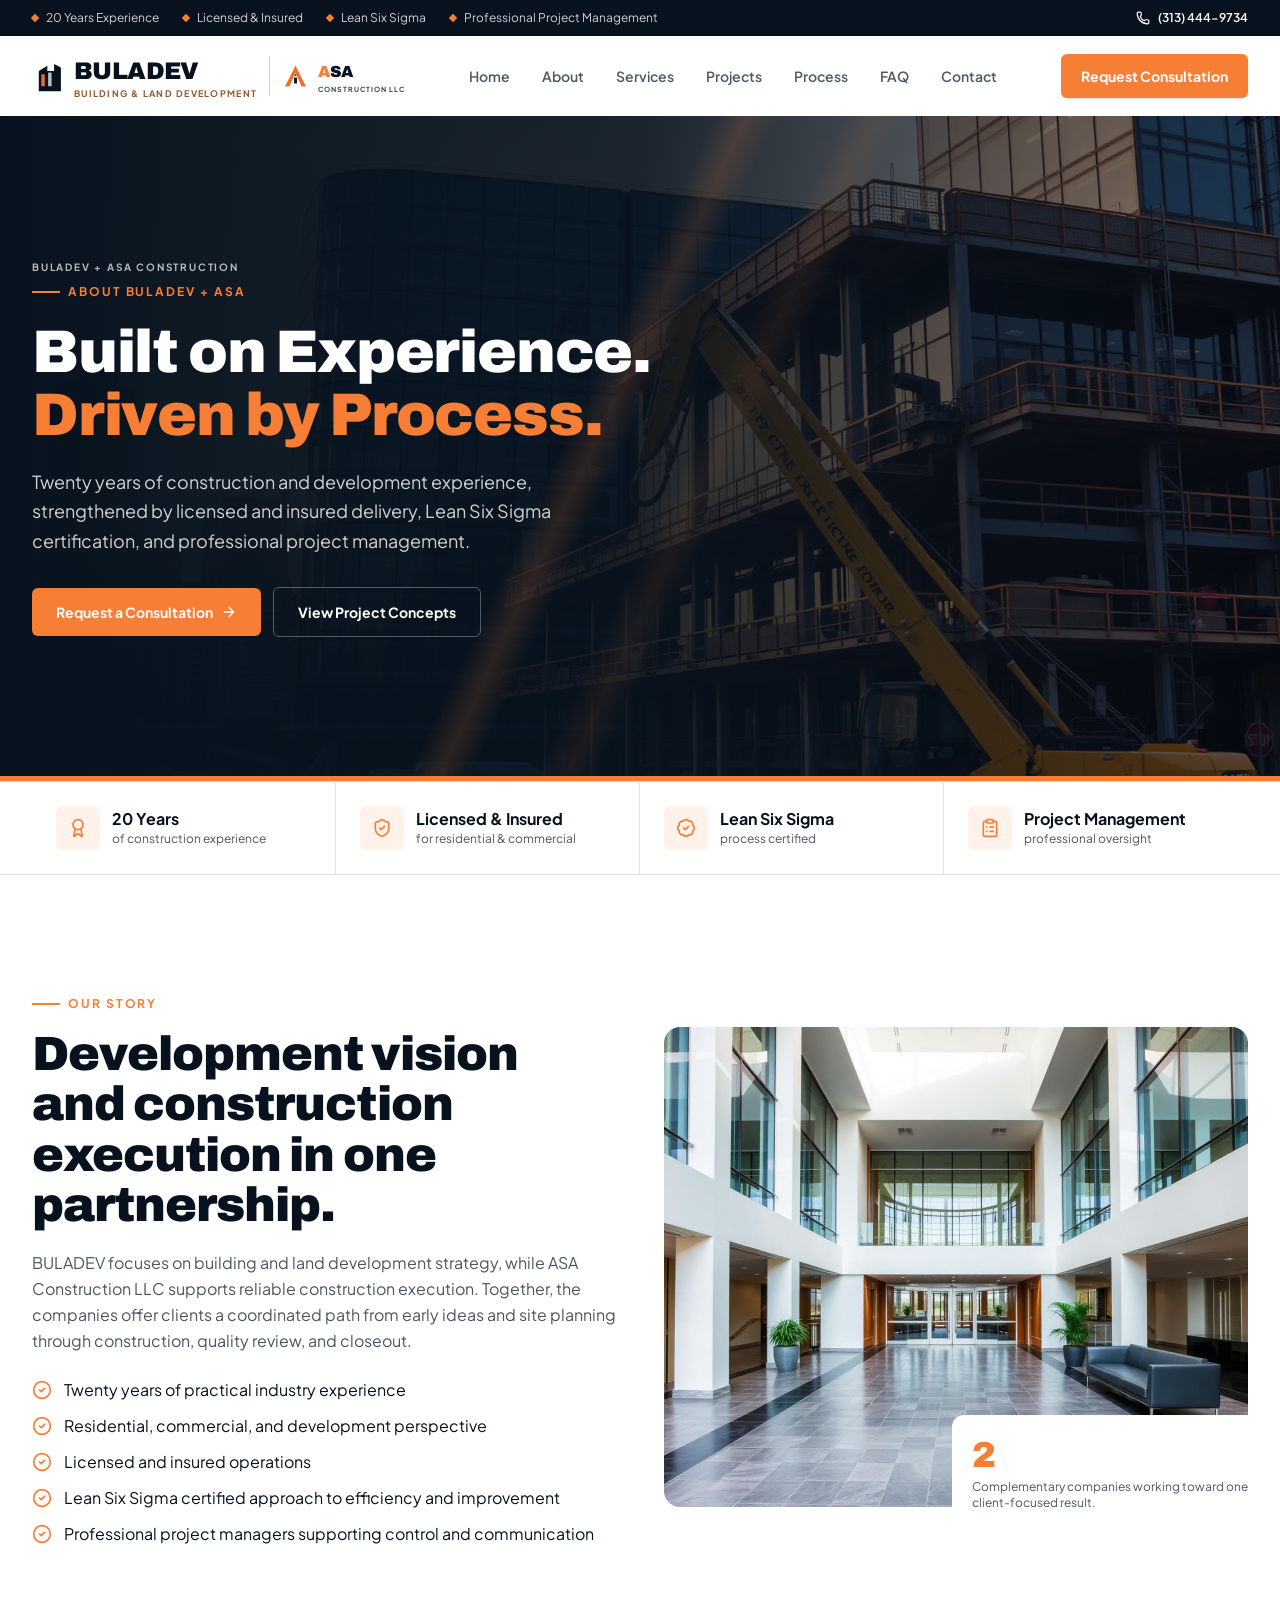
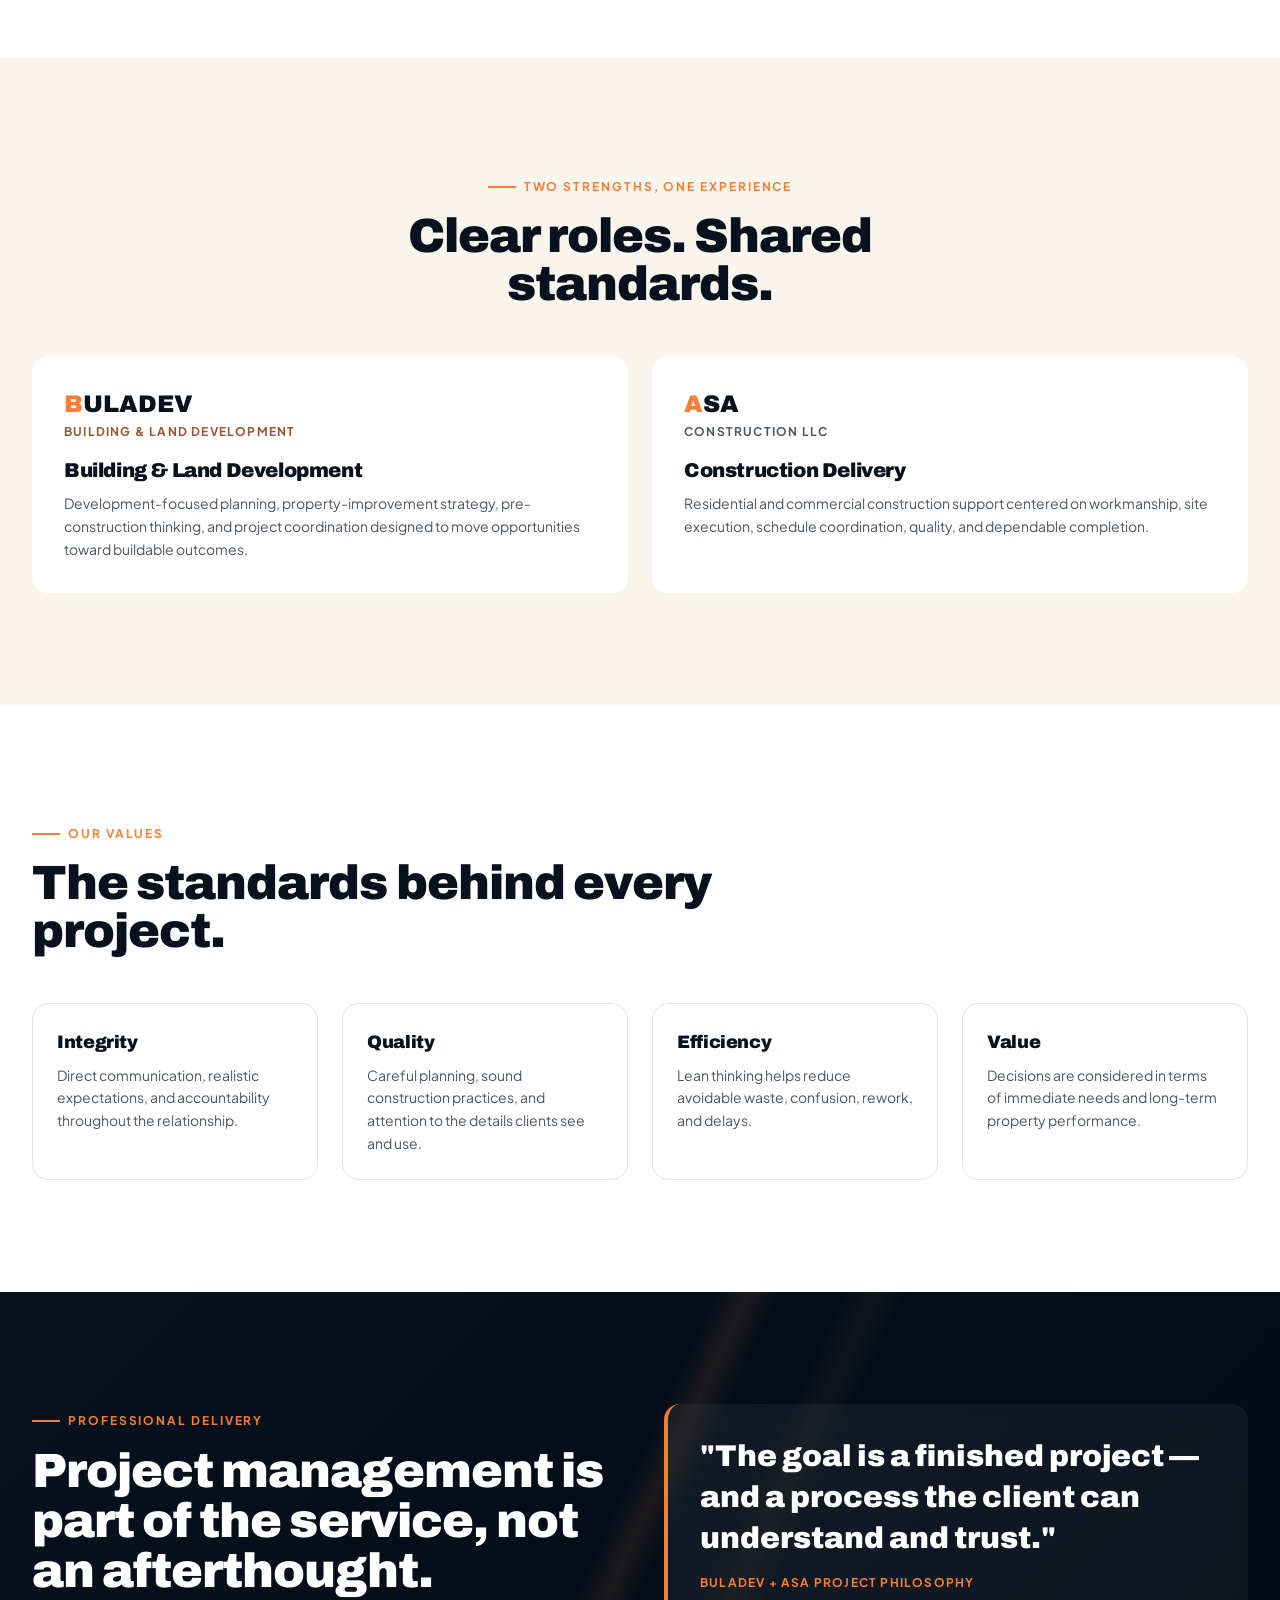
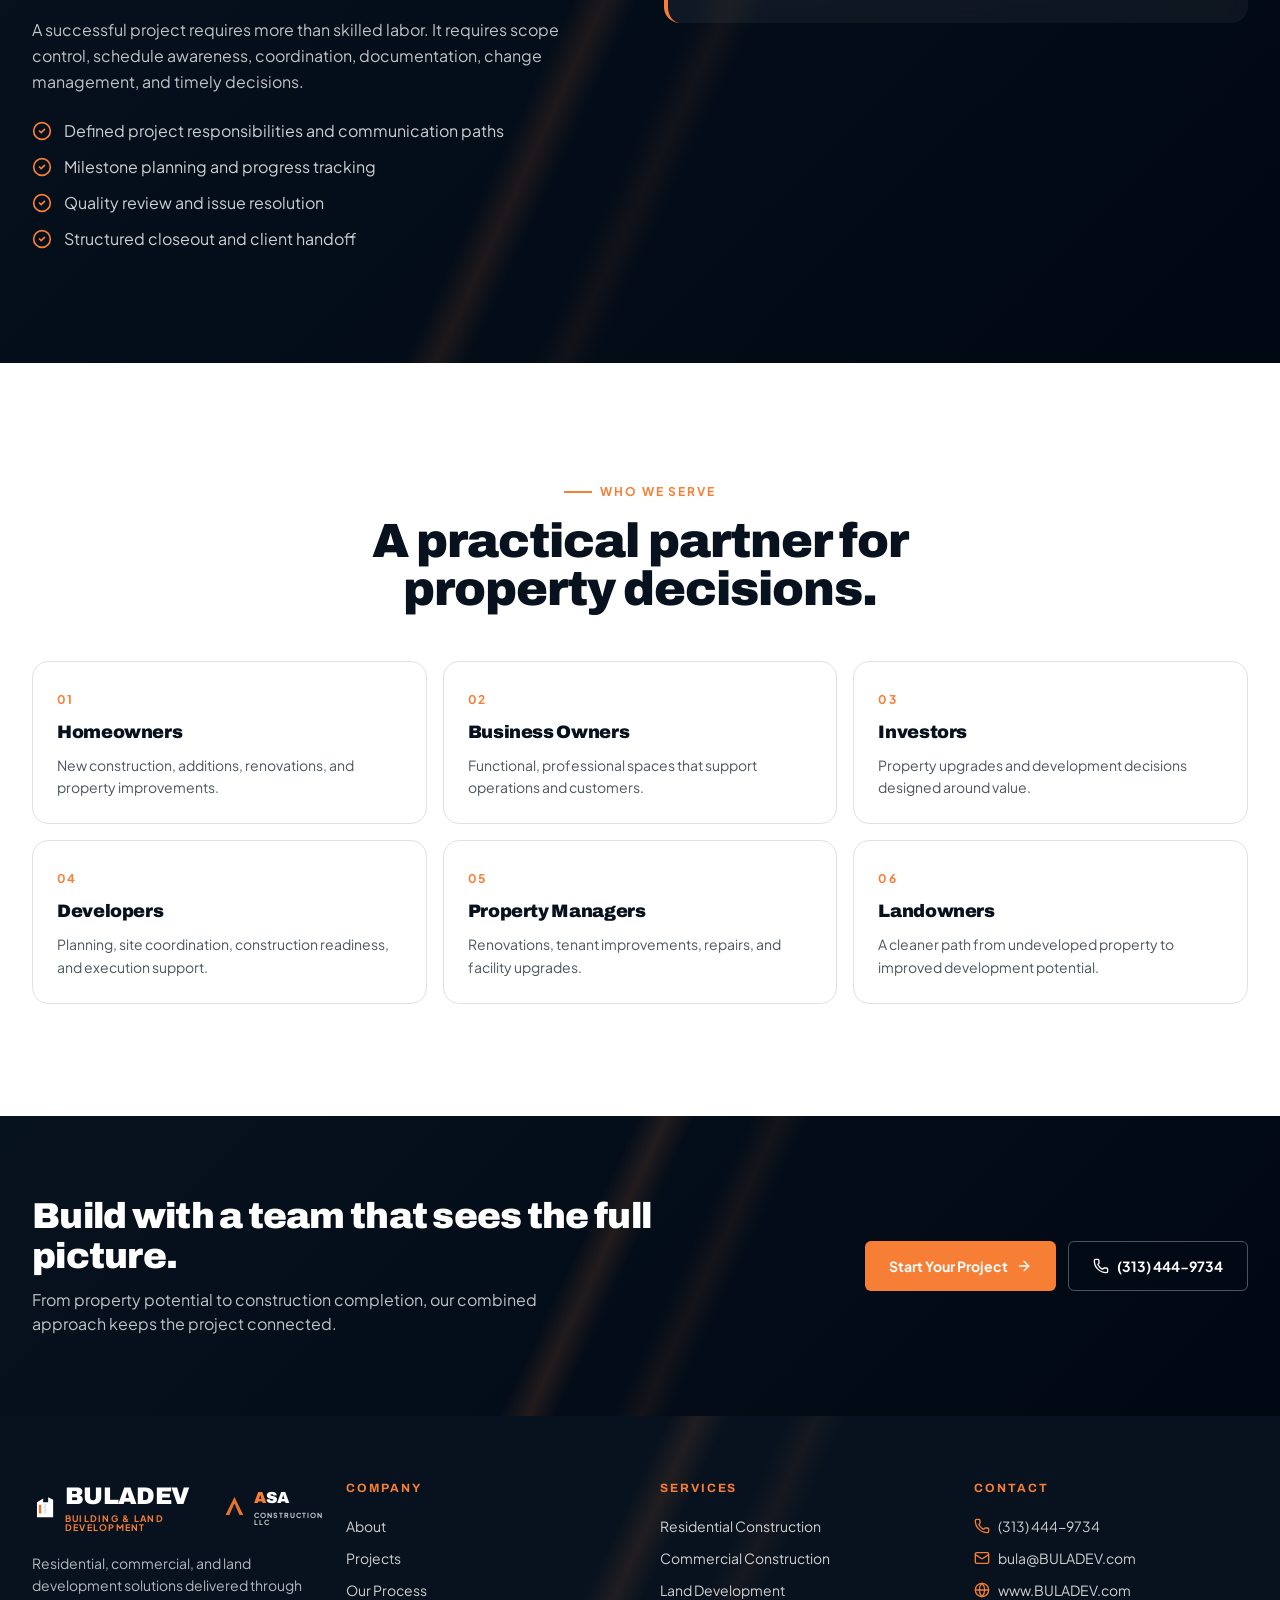
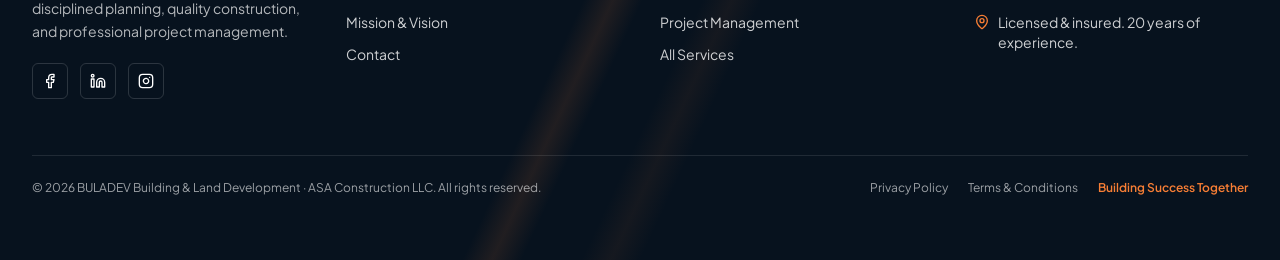
<file: about.html>
<!DOCTYPE html>
<html lang="en"><head><meta charset="utf-8"/><meta content="width=device-width, initial-scale=1" name="viewport"/><title>About — BULADEV + ASA Construction</title><meta content="BULADEV Building &amp; Land Development" name="author"/><meta content="BULADEV + ASA Construction" property="og:site_name"/><meta content="website" property="og:type"/><meta content="summary_large_image" name="twitter:card"/><meta content="#0F1B2D" name="theme-color"/><meta content="Built on 20 years of construction and development experience, Lean Six Sigma certification, and professional project management." name="description"/><meta content="About BULADEV + ASA Construction" property="og:title"/><meta content="Built on Experience. Driven by Process." property="og:description"/><meta content="/about" property="og:url"/><link href="/about" rel="canonical"/><script type="application/ld+json">{"@context":"https://schema.org","@type":"GeneralContractor","name":"BULADEV Building & Land Development","alternateName":"ASA Construction LLC","telephone":"+1-313-444-9734","email":"bula@BULADEV.com","url":"/","slogan":"Building Success Together","description":"Residential, commercial, and land development with 20 years of experience, licensed & insured, Lean Six Sigma certified."}</script><style type="text/css">[data-sonner-toaster][dir=ltr],html[dir=ltr]{--toast-icon-margin-start:-3px;--toast-icon-margin-end:4px;--toast-svg-margin-start:-1px;--toast-svg-margin-end:0px;--toast-button-margin-start:auto;--toast-button-margin-end:0;--toast-close-button-start:0;--toast-close-button-end:unset;--toast-close-button-transform:translate(-35%, -35%)}[data-sonner-toaster][dir=rtl],html[dir=rtl]{--toast-icon-margin-start:4px;--toast-icon-margin-end:-3px;--toast-svg-margin-start:0px;--toast-svg-margin-end:-1px;--toast-button-margin-start:0;--toast-button-margin-end:auto;--toast-close-button-start:unset;--toast-close-button-end:0;--toast-close-button-transform:translate(35%, -35%)}[data-sonner-toaster]{position:fixed;width:var(--width);font-family:ui-sans-serif,system-ui,-apple-system,BlinkMacSystemFont,Segoe UI,Roboto,Helvetica Neue,Arial,Noto Sans,sans-serif,Apple Color Emoji,Segoe UI Emoji,Segoe UI Symbol,Noto Color Emoji;--gray1:hsl(0, 0%, 99%);--gray2:hsl(0, 0%, 97.3%);--gray3:hsl(0, 0%, 95.1%);--gray4:hsl(0, 0%, 93%);--gray5:hsl(0, 0%, 90.9%);--gray6:hsl(0, 0%, 88.7%);--gray7:hsl(0, 0%, 85.8%);--gray8:hsl(0, 0%, 78%);--gray9:hsl(0, 0%, 56.1%);--gray10:hsl(0, 0%, 52.3%);--gray11:hsl(0, 0%, 43.5%);--gray12:hsl(0, 0%, 9%);--border-radius:8px;box-sizing:border-box;padding:0;margin:0;list-style:none;outline:0;z-index:999999999;transition:transform .4s ease}@media (hover:none) and (pointer:coarse){[data-sonner-toaster][data-lifted=true]{transform:none}}[data-sonner-toaster][data-x-position=right]{right:var(--offset-right)}[data-sonner-toaster][data-x-position=left]{left:var(--offset-left)}[data-sonner-toaster][data-x-position=center]{left:50%;transform:translateX(-50%)}[data-sonner-toaster][data-y-position=top]{top:var(--offset-top)}[data-sonner-toaster][data-y-position=bottom]{bottom:var(--offset-bottom)}[data-sonner-toast]{--y:translateY(100%);--lift-amount:calc(var(--lift) * var(--gap));z-index:var(--z-index);position:absolute;opacity:0;transform:var(--y);touch-action:none;transition:transform .4s,opacity .4s,height .4s,box-shadow .2s;box-sizing:border-box;outline:0;overflow-wrap:anywhere}[data-sonner-toast][data-styled=true]{padding:16px;background:var(--normal-bg);border:1px solid var(--normal-border);color:var(--normal-text);border-radius:var(--border-radius);box-shadow:0 4px 12px rgba(0,0,0,.1);width:var(--width);font-size:13px;display:flex;align-items:center;gap:6px}[data-sonner-toast]:focus-visible{box-shadow:0 4px 12px rgba(0,0,0,.1),0 0 0 2px rgba(0,0,0,.2)}[data-sonner-toast][data-y-position=top]{top:0;--y:translateY(-100%);--lift:1;--lift-amount:calc(1 * var(--gap))}[data-sonner-toast][data-y-position=bottom]{bottom:0;--y:translateY(100%);--lift:-1;--lift-amount:calc(var(--lift) * var(--gap))}[data-sonner-toast][data-styled=true] [data-description]{font-weight:400;line-height:1.4;color:#3f3f3f}[data-rich-colors=true][data-sonner-toast][data-styled=true] [data-description]{color:inherit}[data-sonner-toaster][data-sonner-theme=dark] [data-description]{color:#e8e8e8}[data-sonner-toast][data-styled=true] [data-title]{font-weight:500;line-height:1.5;color:inherit}[data-sonner-toast][data-styled=true] [data-icon]{display:flex;height:16px;width:16px;position:relative;justify-content:flex-start;align-items:center;flex-shrink:0;margin-left:var(--toast-icon-margin-start);margin-right:var(--toast-icon-margin-end)}[data-sonner-toast][data-promise=true] [data-icon]>svg{opacity:0;transform:scale(.8);transform-origin:center;animation:sonner-fade-in .3s ease forwards}[data-sonner-toast][data-styled=true] [data-icon]>*{flex-shrink:0}[data-sonner-toast][data-styled=true] [data-icon] svg{margin-left:var(--toast-svg-margin-start);margin-right:var(--toast-svg-margin-end)}[data-sonner-toast][data-styled=true] [data-content]{display:flex;flex-direction:column;gap:2px}[data-sonner-toast][data-styled=true] [data-button]{border-radius:4px;padding-left:8px;padding-right:8px;height:24px;font-size:12px;color:var(--normal-bg);background:var(--normal-text);margin-left:var(--toast-button-margin-start);margin-right:var(--toast-button-margin-end);border:none;font-weight:500;cursor:pointer;outline:0;display:flex;align-items:center;flex-shrink:0;transition:opacity .4s,box-shadow .2s}[data-sonner-toast][data-styled=true] [data-button]:focus-visible{box-shadow:0 0 0 2px rgba(0,0,0,.4)}[data-sonner-toast][data-styled=true] [data-button]:first-of-type{margin-left:var(--toast-button-margin-start);margin-right:var(--toast-button-margin-end)}[data-sonner-toast][data-styled=true] [data-cancel]{color:var(--normal-text);background:rgba(0,0,0,.08)}[data-sonner-toaster][data-sonner-theme=dark] [data-sonner-toast][data-styled=true] [data-cancel]{background:rgba(255,255,255,.3)}[data-sonner-toast][data-styled=true] [data-close-button]{position:absolute;left:var(--toast-close-button-start);right:var(--toast-close-button-end);top:0;height:20px;width:20px;display:flex;justify-content:center;align-items:center;padding:0;color:var(--gray12);background:var(--normal-bg);border:1px solid var(--gray4);transform:var(--toast-close-button-transform);border-radius:50%;cursor:pointer;z-index:1;transition:opacity .1s,background .2s,border-color .2s}[data-sonner-toast][data-styled=true] [data-close-button]:focus-visible{box-shadow:0 4px 12px rgba(0,0,0,.1),0 0 0 2px rgba(0,0,0,.2)}[data-sonner-toast][data-styled=true] [data-disabled=true]{cursor:not-allowed}[data-sonner-toast][data-styled=true]:hover [data-close-button]:hover{background:var(--gray2);border-color:var(--gray5)}[data-sonner-toast][data-swiping=true]::before{content:'';position:absolute;left:-100%;right:-100%;height:100%;z-index:-1}[data-sonner-toast][data-y-position=top][data-swiping=true]::before{bottom:50%;transform:scaleY(3) translateY(50%)}[data-sonner-toast][data-y-position=bottom][data-swiping=true]::before{top:50%;transform:scaleY(3) translateY(-50%)}[data-sonner-toast][data-swiping=false][data-removed=true]::before{content:'';position:absolute;inset:0;transform:scaleY(2)}[data-sonner-toast][data-expanded=true]::after{content:'';position:absolute;left:0;height:calc(var(--gap) + 1px);bottom:100%;width:100%}[data-sonner-toast][data-mounted=true]{--y:translateY(0);opacity:1}[data-sonner-toast][data-expanded=false][data-front=false]{--scale:var(--toasts-before) * 0.05 + 1;--y:translateY(calc(var(--lift-amount) * var(--toasts-before))) scale(calc(-1 * var(--scale)));height:var(--front-toast-height)}[data-sonner-toast]>*{transition:opacity .4s}[data-sonner-toast][data-x-position=right]{right:0}[data-sonner-toast][data-x-position=left]{left:0}[data-sonner-toast][data-expanded=false][data-front=false][data-styled=true]>*{opacity:0}[data-sonner-toast][data-visible=false]{opacity:0;pointer-events:none}[data-sonner-toast][data-mounted=true][data-expanded=true]{--y:translateY(calc(var(--lift) * var(--offset)));height:var(--initial-height)}[data-sonner-toast][data-removed=true][data-front=true][data-swipe-out=false]{--y:translateY(calc(var(--lift) * -100%));opacity:0}[data-sonner-toast][data-removed=true][data-front=false][data-swipe-out=false][data-expanded=true]{--y:translateY(calc(var(--lift) * var(--offset) + var(--lift) * -100%));opacity:0}[data-sonner-toast][data-removed=true][data-front=false][data-swipe-out=false][data-expanded=false]{--y:translateY(40%);opacity:0;transition:transform .5s,opacity .2s}[data-sonner-toast][data-removed=true][data-front=false]::before{height:calc(var(--initial-height) + 20%)}[data-sonner-toast][data-swiping=true]{transform:var(--y) translateY(var(--swipe-amount-y,0)) translateX(var(--swipe-amount-x,0));transition:none}[data-sonner-toast][data-swiped=true]{user-select:none}[data-sonner-toast][data-swipe-out=true][data-y-position=bottom],[data-sonner-toast][data-swipe-out=true][data-y-position=top]{animation-duration:.2s;animation-timing-function:ease-out;animation-fill-mode:forwards}[data-sonner-toast][data-swipe-out=true][data-swipe-direction=left]{animation-name:swipe-out-left}[data-sonner-toast][data-swipe-out=true][data-swipe-direction=right]{animation-name:swipe-out-right}[data-sonner-toast][data-swipe-out=true][data-swipe-direction=up]{animation-name:swipe-out-up}[data-sonner-toast][data-swipe-out=true][data-swipe-direction=down]{animation-name:swipe-out-down}@keyframes swipe-out-left{from{transform:var(--y) translateX(var(--swipe-amount-x));opacity:1}to{transform:var(--y) translateX(calc(var(--swipe-amount-x) - 100%));opacity:0}}@keyframes swipe-out-right{from{transform:var(--y) translateX(var(--swipe-amount-x));opacity:1}to{transform:var(--y) translateX(calc(var(--swipe-amount-x) + 100%));opacity:0}}@keyframes swipe-out-up{from{transform:var(--y) translateY(var(--swipe-amount-y));opacity:1}to{transform:var(--y) translateY(calc(var(--swipe-amount-y) - 100%));opacity:0}}@keyframes swipe-out-down{from{transform:var(--y) translateY(var(--swipe-amount-y));opacity:1}to{transform:var(--y) translateY(calc(var(--swipe-amount-y) + 100%));opacity:0}}@media (max-width:600px){[data-sonner-toaster]{position:fixed;right:var(--mobile-offset-right);left:var(--mobile-offset-left);width:100%}[data-sonner-toaster][dir=rtl]{left:calc(var(--mobile-offset-left) * -1)}[data-sonner-toaster] [data-sonner-toast]{left:0;right:0;width:calc(100% - var(--mobile-offset-left) * 2)}[data-sonner-toaster][data-x-position=left]{left:var(--mobile-offset-left)}[data-sonner-toaster][data-y-position=bottom]{bottom:var(--mobile-offset-bottom)}[data-sonner-toaster][data-y-position=top]{top:var(--mobile-offset-top)}[data-sonner-toaster][data-x-position=center]{left:var(--mobile-offset-left);right:var(--mobile-offset-right);transform:none}}[data-sonner-toaster][data-sonner-theme=light]{--normal-bg:#fff;--normal-border:var(--gray4);--normal-text:var(--gray12);--success-bg:hsl(143, 85%, 96%);--success-border:hsl(145, 92%, 87%);--success-text:hsl(140, 100%, 27%);--info-bg:hsl(208, 100%, 97%);--info-border:hsl(221, 91%, 93%);--info-text:hsl(210, 92%, 45%);--warning-bg:hsl(49, 100%, 97%);--warning-border:hsl(49, 91%, 84%);--warning-text:hsl(31, 92%, 45%);--error-bg:hsl(359, 100%, 97%);--error-border:hsl(359, 100%, 94%);--error-text:hsl(360, 100%, 45%)}[data-sonner-toaster][data-sonner-theme=light] [data-sonner-toast][data-invert=true]{--normal-bg:#000;--normal-border:hsl(0, 0%, 20%);--normal-text:var(--gray1)}[data-sonner-toaster][data-sonner-theme=dark] [data-sonner-toast][data-invert=true]{--normal-bg:#fff;--normal-border:var(--gray3);--normal-text:var(--gray12)}[data-sonner-toaster][data-sonner-theme=dark]{--normal-bg:#000;--normal-bg-hover:hsl(0, 0%, 12%);--normal-border:hsl(0, 0%, 20%);--normal-border-hover:hsl(0, 0%, 25%);--normal-text:var(--gray1);--success-bg:hsl(150, 100%, 6%);--success-border:hsl(147, 100%, 12%);--success-text:hsl(150, 86%, 65%);--info-bg:hsl(215, 100%, 6%);--info-border:hsl(223, 43%, 17%);--info-text:hsl(216, 87%, 65%);--warning-bg:hsl(64, 100%, 6%);--warning-border:hsl(60, 100%, 9%);--warning-text:hsl(46, 87%, 65%);--error-bg:hsl(358, 76%, 10%);--error-border:hsl(357, 89%, 16%);--error-text:hsl(358, 100%, 81%)}[data-sonner-toaster][data-sonner-theme=dark] [data-sonner-toast] [data-close-button]{background:var(--normal-bg);border-color:var(--normal-border);color:var(--normal-text)}[data-sonner-toaster][data-sonner-theme=dark] [data-sonner-toast] [data-close-button]:hover{background:var(--normal-bg-hover);border-color:var(--normal-border-hover)}[data-rich-colors=true][data-sonner-toast][data-type=success]{background:var(--success-bg);border-color:var(--success-border);color:var(--success-text)}[data-rich-colors=true][data-sonner-toast][data-type=success] [data-close-button]{background:var(--success-bg);border-color:var(--success-border);color:var(--success-text)}[data-rich-colors=true][data-sonner-toast][data-type=info]{background:var(--info-bg);border-color:var(--info-border);color:var(--info-text)}[data-rich-colors=true][data-sonner-toast][data-type=info] [data-close-button]{background:var(--info-bg);border-color:var(--info-border);color:var(--info-text)}[data-rich-colors=true][data-sonner-toast][data-type=warning]{background:var(--warning-bg);border-color:var(--warning-border);color:var(--warning-text)}[data-rich-colors=true][data-sonner-toast][data-type=warning] [data-close-button]{background:var(--warning-bg);border-color:var(--warning-border);color:var(--warning-text)}[data-rich-colors=true][data-sonner-toast][data-type=error]{background:var(--error-bg);border-color:var(--error-border);color:var(--error-text)}[data-rich-colors=true][data-sonner-toast][data-type=error] [data-close-button]{background:var(--error-bg);border-color:var(--error-border);color:var(--error-text)}.sonner-loading-wrapper{--size:16px;height:var(--size);width:var(--size);position:absolute;inset:0;z-index:10}.sonner-loading-wrapper[data-visible=false]{transform-origin:center;animation:sonner-fade-out .2s ease forwards}.sonner-spinner{position:relative;top:50%;left:50%;height:var(--size);width:var(--size)}.sonner-loading-bar{animation:sonner-spin 1.2s linear infinite;background:var(--gray11);border-radius:6px;height:8%;left:-10%;position:absolute;top:-3.9%;width:24%}.sonner-loading-bar:first-child{animation-delay:-1.2s;transform:rotate(.0001deg) translate(146%)}.sonner-loading-bar:nth-child(2){animation-delay:-1.1s;transform:rotate(30deg) translate(146%)}.sonner-loading-bar:nth-child(3){animation-delay:-1s;transform:rotate(60deg) translate(146%)}.sonner-loading-bar:nth-child(4){animation-delay:-.9s;transform:rotate(90deg) translate(146%)}.sonner-loading-bar:nth-child(5){animation-delay:-.8s;transform:rotate(120deg) translate(146%)}.sonner-loading-bar:nth-child(6){animation-delay:-.7s;transform:rotate(150deg) translate(146%)}.sonner-loading-bar:nth-child(7){animation-delay:-.6s;transform:rotate(180deg) translate(146%)}.sonner-loading-bar:nth-child(8){animation-delay:-.5s;transform:rotate(210deg) translate(146%)}.sonner-loading-bar:nth-child(9){animation-delay:-.4s;transform:rotate(240deg) translate(146%)}.sonner-loading-bar:nth-child(10){animation-delay:-.3s;transform:rotate(270deg) translate(146%)}.sonner-loading-bar:nth-child(11){animation-delay:-.2s;transform:rotate(300deg) translate(146%)}.sonner-loading-bar:nth-child(12){animation-delay:-.1s;transform:rotate(330deg) translate(146%)}@keyframes sonner-fade-in{0%{opacity:0;transform:scale(.8)}100%{opacity:1;transform:scale(1)}}@keyframes sonner-fade-out{0%{opacity:1;transform:scale(1)}100%{opacity:0;transform:scale(.8)}}@keyframes sonner-spin{0%{opacity:1}100%{opacity:.15}}@media (prefers-reduced-motion){.sonner-loading-bar,[data-sonner-toast],[data-sonner-toast]>*{transition:none!important;animation:none!important}}.sonner-loader{position:absolute;top:50%;left:50%;transform:translate(-50%,-50%);transform-origin:center;transition:opacity .2s,transform .2s}.sonner-loader[data-visible=false]{opacity:0;transform:scale(.8) translate(-50%,-50%)}</style><link href="assets/bundle.css" rel="stylesheet"/><link href="https://fonts.googleapis.com/css2?family=Archivo:wght@600;700;800;900&amp;family=Plus+Jakarta+Sans:wght@400;500;600;700;800&amp;display=swap" rel="stylesheet"/></head><body><!--$--><div class="flex min-h-screen flex-col bg-background"><div class="hidden md:block bg-ink text-white text-xs"><div class="container-x flex items-center justify-between h-9"><div class="flex items-center gap-6 text-white/80"><span class="flex items-center gap-2"><span class="w-1.5 h-1.5 rotate-45 bg-brand-orange"></span> <!-- -->20 Years Experience</span><span class="flex items-center gap-2"><span class="w-1.5 h-1.5 rotate-45 bg-brand-orange"></span> <!-- -->Licensed &amp; Insured</span><span class="flex items-center gap-2"><span class="w-1.5 h-1.5 rotate-45 bg-brand-orange"></span> <!-- -->Lean Six Sigma</span><span class="flex items-center gap-2"><span class="w-1.5 h-1.5 rotate-45 bg-brand-orange"></span> <!-- -->Professional Project Management</span></div><a class="flex items-center gap-2 font-semibold hover:text-brand-orange transition-colors" href="tel:+13134449734"><svg aria-hidden="true" class="lucide lucide-phone w-3.5 h-3.5" fill="none" height="24" stroke="currentColor" stroke-linecap="round" stroke-linejoin="round" stroke-width="2" viewbox="0 0 24 24" width="24" xmlns="http://www.w3.org/2000/svg"><path d="M13.832 16.568a1 1 0 0 0 1.213-.303l.355-.465A2 2 0 0 1 17 15h3a2 2 0 0 1 2 2v3a2 2 0 0 1-2 2A18 18 0 0 1 2 4a2 2 0 0 1 2-2h3a2 2 0 0 1 2 2v3a2 2 0 0 1-.8 1.6l-.468.351a1 1 0 0 0-.292 1.233 14 14 0 0 0 6.392 6.384"></path></svg> (313) 444-9734</a></div></div><header class="sticky top-0 z-50 transition-all duration-300 bg-white"><div class="container-x flex items-center justify-between h-20"><a class="shrink-0" href="index.html"><div class="flex items-center gap-3"><div class="flex items-center gap-2"><svg aria-hidden="true" class="text-ink" height="34" viewbox="0 0 40 40" width="34"><path d="M8 38 V14 L18 8 L18 14 L26 14 L26 6 L34 10 L34 38 Z" fill="currentColor"></path><rect fill="#E8742C" height="14" width="4" x="11" y="18"></rect><rect fill="#D6E4EE" height="16" opacity="0.85" width="4" x="19" y="16"></rect></svg><div class="flex flex-col leading-none"><span class="font-display text-xl md:text-2xl font-black tracking-tight text-ink">BULADEV</span><span class="text-[8px] md:text-[9px] font-bold tracking-[0.14em] mt-0.5 text-brand-bronze">BUILDING &amp; LAND DEVELOPMENT</span></div></div><div class="hidden sm:block w-px h-10 bg-ink/20"></div><div class="hidden sm:flex items-center gap-1.5"><svg aria-hidden="true" height="30" viewbox="0 0 40 40" width="30"><path d="M4 34 L18 6 L32 34 L26 34 L18 16 L10 34 Z" fill="#E8742C"></path><rect fill="#0F1B2D" height="8" width="4" x="16" y="22"></rect><rect fill="#0F1B2D" height="2" width="2" x="17" y="18"></rect></svg><div class="flex flex-col leading-none"><span class="font-display text-base font-black tracking-tight text-ink"><span class="text-brand-orange">A</span>SA</span><span class="text-[7px] font-bold tracking-[0.14em] mt-0.5 text-ink opacity-80">CONSTRUCTION LLC</span></div></div></div></a><nav class="hidden lg:flex items-center gap-8"><a class="text-sm font-semibold text-ink/70 hover:text-brand-orange transition-colors" href="index.html">Home</a><a aria-current="page" class="text-sm font-semibold text-ink/70 hover:text-brand-orange transition-colors text-brand-orange" data-status="active" href="about.html">About</a><a class="text-sm font-semibold text-ink/70 hover:text-brand-orange transition-colors" href="services.html">Services</a><a class="text-sm font-semibold text-ink/70 hover:text-brand-orange transition-colors" href="projects.html">Projects</a><a class="text-sm font-semibold text-ink/70 hover:text-brand-orange transition-colors" href="process.html">Process</a><a class="text-sm font-semibold text-ink/70 hover:text-brand-orange transition-colors" href="faq.html">FAQ</a><a class="text-sm font-semibold text-ink/70 hover:text-brand-orange transition-colors" href="contact.html">Contact</a></nav><div class="flex items-center gap-2"><a class="hidden sm:inline-flex items-center justify-center rounded-md bg-brand-orange hover:bg-brand-orange-deep transition-colors px-5 py-3 text-sm font-bold text-white shadow-sm" href="contact.html">Request Consultation</a><button aria-label="Open menu" class="lg:hidden grid place-items-center w-11 h-11 rounded-md border border-border text-ink" type="button"><svg aria-hidden="true" class="lucide lucide-menu w-5 h-5" fill="none" height="24" stroke="currentColor" stroke-linecap="round" stroke-linejoin="round" stroke-width="2" viewbox="0 0 24 24" width="24" xmlns="http://www.w3.org/2000/svg"><path d="M4 5h16"></path><path d="M4 12h16"></path><path d="M4 19h16"></path></svg></button></div></div></header><main class="flex-1"><section class="relative isolate overflow-hidden bg-ink text-white"><img alt="" aria-hidden="true" class="absolute inset-0 h-full w-full object-cover opacity-60" src="assets/561fce86_hero-commercial.jpg"/><div class="absolute inset-0 bg-gradient-to-r from-ink via-ink/85 to-transparent"></div><div class="orange-slash opacity-80"></div><div class="absolute -bottom-px left-0 right-0 h-1.5 bg-brand-orange"></div><div class="container-x relative py-24 md:py-36"><p class="text-[10px] tracking-[0.18em] font-bold uppercase text-white/70">BULADEV + ASA Construction</p><p class="mt-2 eyebrow text-brand-orange">About BULADEV + ASA</p><h1 class="mt-5 max-w-3xl font-display text-4xl md:text-6xl font-black leading-[1.05]">Built on Experience.<br/><span class="text-brand-orange">Driven by Process.</span></h1><p class="mt-5 max-w-xl text-base md:text-lg text-white/80 leading-relaxed">Twenty years of construction and development experience, strengthened by licensed and insured delivery, Lean Six Sigma certification, and professional project management.</p><div class="mt-8 flex flex-wrap items-center gap-3"><a class="inline-flex items-center gap-2 rounded-md bg-brand-orange hover:bg-brand-orange-deep transition-colors px-6 py-3.5 text-sm font-bold text-white" href="contact.html">Request a Consultation<!-- --> <svg aria-hidden="true" class="lucide lucide-arrow-right w-4 h-4" fill="none" height="24" stroke="currentColor" stroke-linecap="round" stroke-linejoin="round" stroke-width="2" viewbox="0 0 24 24" width="24" xmlns="http://www.w3.org/2000/svg"><path d="M5 12h14"></path><path d="m12 5 7 7-7 7"></path></svg></a><a class="inline-flex items-center rounded-md border border-white/30 hover:border-brand-orange hover:text-brand-orange transition-colors px-6 py-3.5 text-sm font-bold text-white" href="projects.html">View Project Concepts</a></div></div></section><section class="border-y border-border bg-white"><div class="container-x grid grid-cols-2 md:grid-cols-4 divide-x divide-border"><div class="flex items-center gap-3 py-6 px-3 md:px-6"><div class="grid place-items-center w-11 h-11 rounded-md bg-brand-orange/10 text-brand-orange shrink-0"><svg aria-hidden="true" class="lucide lucide-award w-5 h-5" fill="none" height="24" stroke="currentColor" stroke-linecap="round" stroke-linejoin="round" stroke-width="2" viewbox="0 0 24 24" width="24" xmlns="http://www.w3.org/2000/svg"><path d="m15.477 12.89 1.515 8.526a.5.5 0 0 1-.81.47l-3.58-2.687a1 1 0 0 0-1.197 0l-3.586 2.686a.5.5 0 0 1-.81-.469l1.514-8.526"></path><circle cx="12" cy="8" r="6"></circle></svg></div><div class="min-w-0"><p class="font-bold text-sm md:text-base text-ink leading-tight">20 Years</p><p class="text-xs text-muted-foreground mt-0.5 leading-tight">of construction experience</p></div></div><div class="flex items-center gap-3 py-6 px-3 md:px-6"><div class="grid place-items-center w-11 h-11 rounded-md bg-brand-orange/10 text-brand-orange shrink-0"><svg aria-hidden="true" class="lucide lucide-shield-check w-5 h-5" fill="none" height="24" stroke="currentColor" stroke-linecap="round" stroke-linejoin="round" stroke-width="2" viewbox="0 0 24 24" width="24" xmlns="http://www.w3.org/2000/svg"><path d="M20 13c0 5-3.5 7.5-7.66 8.95a1 1 0 0 1-.67-.01C7.5 20.5 4 18 4 13V6a1 1 0 0 1 1-1c2 0 4.5-1.2 6.24-2.72a1.17 1.17 0 0 1 1.52 0C14.51 3.81 17 5 19 5a1 1 0 0 1 1 1z"></path><path d="m9 12 2 2 4-4"></path></svg></div><div class="min-w-0"><p class="font-bold text-sm md:text-base text-ink leading-tight">Licensed &amp; Insured</p><p class="text-xs text-muted-foreground mt-0.5 leading-tight">for residential &amp; commercial</p></div></div><div class="flex items-center gap-3 py-6 px-3 md:px-6"><div class="grid place-items-center w-11 h-11 rounded-md bg-brand-orange/10 text-brand-orange shrink-0"><svg aria-hidden="true" class="lucide lucide-badge-check w-5 h-5" fill="none" height="24" stroke="currentColor" stroke-linecap="round" stroke-linejoin="round" stroke-width="2" viewbox="0 0 24 24" width="24" xmlns="http://www.w3.org/2000/svg"><path d="M3.85 8.62a4 4 0 0 1 4.78-4.77 4 4 0 0 1 6.74 0 4 4 0 0 1 4.78 4.78 4 4 0 0 1 0 6.74 4 4 0 0 1-4.77 4.78 4 4 0 0 1-6.75 0 4 4 0 0 1-4.78-4.77 4 4 0 0 1 0-6.76Z"></path><path d="m9 12 2 2 4-4"></path></svg></div><div class="min-w-0"><p class="font-bold text-sm md:text-base text-ink leading-tight">Lean Six Sigma</p><p class="text-xs text-muted-foreground mt-0.5 leading-tight">process certified</p></div></div><div class="flex items-center gap-3 py-6 px-3 md:px-6"><div class="grid place-items-center w-11 h-11 rounded-md bg-brand-orange/10 text-brand-orange shrink-0"><svg aria-hidden="true" class="lucide lucide-clipboard-list w-5 h-5" fill="none" height="24" stroke="currentColor" stroke-linecap="round" stroke-linejoin="round" stroke-width="2" viewbox="0 0 24 24" width="24" xmlns="http://www.w3.org/2000/svg"><rect height="4" rx="1" ry="1" width="8" x="8" y="2"></rect><path d="M16 4h2a2 2 0 0 1 2 2v14a2 2 0 0 1-2 2H6a2 2 0 0 1-2-2V6a2 2 0 0 1 2-2h2"></path><path d="M12 11h4"></path><path d="M12 16h4"></path><path d="M8 11h.01"></path><path d="M8 16h.01"></path></svg></div><div class="min-w-0"><p class="font-bold text-sm md:text-base text-ink leading-tight">Project Management</p><p class="text-xs text-muted-foreground mt-0.5 leading-tight">professional oversight</p></div></div></div></section><section class="py-20 md:py-28"><div class="container-x grid gap-12 lg:grid-cols-2 items-center"><div><p class="eyebrow">Our Story</p><h2 class="mt-4 font-display text-3xl md:text-5xl font-black text-ink leading-[1.05]">Development vision and construction execution in one partnership.</h2><p class="mt-5 text-muted-foreground leading-relaxed">BULADEV focuses on building and land development strategy, while ASA Construction LLC supports reliable construction execution. Together, the companies offer clients a coordinated path from early ideas and site planning through construction, quality review, and closeout.</p><ul class="mt-6 space-y-3"><li class="flex items-start gap-3 text-sm md:text-base text-ink"><svg aria-hidden="true" class="lucide lucide-circle-check w-5 h-5 mt-0.5 text-brand-orange shrink-0" fill="none" height="24" stroke="currentColor" stroke-linecap="round" stroke-linejoin="round" stroke-width="2" viewbox="0 0 24 24" width="24" xmlns="http://www.w3.org/2000/svg"><circle cx="12" cy="12" r="10"></circle><path d="m9 12 2 2 4-4"></path></svg> <!-- -->Twenty years of practical industry experience</li><li class="flex items-start gap-3 text-sm md:text-base text-ink"><svg aria-hidden="true" class="lucide lucide-circle-check w-5 h-5 mt-0.5 text-brand-orange shrink-0" fill="none" height="24" stroke="currentColor" stroke-linecap="round" stroke-linejoin="round" stroke-width="2" viewbox="0 0 24 24" width="24" xmlns="http://www.w3.org/2000/svg"><circle cx="12" cy="12" r="10"></circle><path d="m9 12 2 2 4-4"></path></svg> <!-- -->Residential, commercial, and development perspective</li><li class="flex items-start gap-3 text-sm md:text-base text-ink"><svg aria-hidden="true" class="lucide lucide-circle-check w-5 h-5 mt-0.5 text-brand-orange shrink-0" fill="none" height="24" stroke="currentColor" stroke-linecap="round" stroke-linejoin="round" stroke-width="2" viewbox="0 0 24 24" width="24" xmlns="http://www.w3.org/2000/svg"><circle cx="12" cy="12" r="10"></circle><path d="m9 12 2 2 4-4"></path></svg> <!-- -->Licensed and insured operations</li><li class="flex items-start gap-3 text-sm md:text-base text-ink"><svg aria-hidden="true" class="lucide lucide-circle-check w-5 h-5 mt-0.5 text-brand-orange shrink-0" fill="none" height="24" stroke="currentColor" stroke-linecap="round" stroke-linejoin="round" stroke-width="2" viewbox="0 0 24 24" width="24" xmlns="http://www.w3.org/2000/svg"><circle cx="12" cy="12" r="10"></circle><path d="m9 12 2 2 4-4"></path></svg> <!-- -->Lean Six Sigma certified approach to efficiency and improvement</li><li class="flex items-start gap-3 text-sm md:text-base text-ink"><svg aria-hidden="true" class="lucide lucide-circle-check w-5 h-5 mt-0.5 text-brand-orange shrink-0" fill="none" height="24" stroke="currentColor" stroke-linecap="round" stroke-linejoin="round" stroke-width="2" viewbox="0 0 24 24" width="24" xmlns="http://www.w3.org/2000/svg"><circle cx="12" cy="12" r="10"></circle><path d="m9 12 2 2 4-4"></path></svg> <!-- -->Professional project managers supporting control and communication</li></ul></div><div class="relative"><div class="overflow-hidden rounded-2xl shadow-elevated"><img alt="" class="w-full h-[480px] object-cover" loading="lazy" src="assets/89f82f0b_project-office.jpg"/></div><div class="absolute -bottom-6 -right-6 bg-white rounded-xl p-5 shadow-card max-w-xs"><div class="font-display text-4xl font-black text-brand-orange">2</div><p class="mt-1 text-xs text-muted-foreground">Complementary companies working toward one client-focused result.</p></div></div></div></section><section class="bg-cream py-20 md:py-28"><div class="container-x"><div class="text-center max-w-2xl mx-auto"><p class="eyebrow justify-center">Two Strengths, One Experience</p><h2 class="mt-4 font-display text-3xl md:text-5xl font-black text-ink">Clear roles. Shared standards.</h2></div><div class="mt-12 grid gap-6 md:grid-cols-2"><div class="bg-white rounded-2xl p-8 shadow-card"><p class="font-display text-2xl font-black text-ink"><span class="text-brand-orange">B</span>ULADEV</p><p class="text-xs font-bold tracking-widest text-brand-bronze mt-1">BUILDING &amp; LAND DEVELOPMENT</p><h3 class="mt-4 font-display text-xl font-black">Building &amp; Land Development</h3><p class="mt-2 text-sm text-muted-foreground leading-relaxed">Development-focused planning, property-improvement strategy, pre-construction thinking, and project coordination designed to move opportunities toward buildable outcomes.</p></div><div class="bg-white rounded-2xl p-8 shadow-card"><p class="font-display text-2xl font-black text-ink"><span class="text-brand-orange">A</span>SA</p><p class="text-xs font-bold tracking-widest text-ink/70 mt-1">CONSTRUCTION LLC</p><h3 class="mt-4 font-display text-xl font-black">Construction Delivery</h3><p class="mt-2 text-sm text-muted-foreground leading-relaxed">Residential and commercial construction support centered on workmanship, site execution, schedule coordination, quality, and dependable completion.</p></div></div></div></section><section class="py-20 md:py-28"><div class="container-x"><p class="eyebrow">Our Values</p><h2 class="mt-4 font-display text-3xl md:text-5xl font-black text-ink max-w-3xl">The standards behind every project.</h2><div class="mt-12 grid gap-6 md:grid-cols-2 lg:grid-cols-4"><div class="rounded-2xl border border-border bg-white p-6"><h3 class="font-display text-lg font-black text-ink">Integrity</h3><p class="mt-2 text-sm text-muted-foreground leading-relaxed">Direct communication, realistic expectations, and accountability throughout the relationship.</p></div><div class="rounded-2xl border border-border bg-white p-6"><h3 class="font-display text-lg font-black text-ink">Quality</h3><p class="mt-2 text-sm text-muted-foreground leading-relaxed">Careful planning, sound construction practices, and attention to the details clients see and use.</p></div><div class="rounded-2xl border border-border bg-white p-6"><h3 class="font-display text-lg font-black text-ink">Efficiency</h3><p class="mt-2 text-sm text-muted-foreground leading-relaxed">Lean thinking helps reduce avoidable waste, confusion, rework, and delays.</p></div><div class="rounded-2xl border border-border bg-white p-6"><h3 class="font-display text-lg font-black text-ink">Value</h3><p class="mt-2 text-sm text-muted-foreground leading-relaxed">Decisions are considered in terms of immediate needs and long-term property performance.</p></div></div></div></section><section class="ink-section py-20 md:py-28"><div class="orange-slash opacity-60"></div><div class="container-x relative grid gap-12 lg:grid-cols-2 items-start"><div><p class="eyebrow">Professional Delivery</p><h2 class="mt-4 font-display text-3xl md:text-5xl font-black text-white leading-[1.05]">Project management is part of the service, not an afterthought.</h2><p class="mt-5 text-white/75 leading-relaxed">A successful project requires more than skilled labor. It requires scope control, schedule awareness, coordination, documentation, change management, and timely decisions.</p><ul class="mt-6 space-y-3 text-white/80"><li class="flex items-start gap-3"><svg aria-hidden="true" class="lucide lucide-circle-check w-5 h-5 mt-0.5 text-brand-orange shrink-0" fill="none" height="24" stroke="currentColor" stroke-linecap="round" stroke-linejoin="round" stroke-width="2" viewbox="0 0 24 24" width="24" xmlns="http://www.w3.org/2000/svg"><circle cx="12" cy="12" r="10"></circle><path d="m9 12 2 2 4-4"></path></svg> <!-- -->Defined project responsibilities and communication paths</li><li class="flex items-start gap-3"><svg aria-hidden="true" class="lucide lucide-circle-check w-5 h-5 mt-0.5 text-brand-orange shrink-0" fill="none" height="24" stroke="currentColor" stroke-linecap="round" stroke-linejoin="round" stroke-width="2" viewbox="0 0 24 24" width="24" xmlns="http://www.w3.org/2000/svg"><circle cx="12" cy="12" r="10"></circle><path d="m9 12 2 2 4-4"></path></svg> <!-- -->Milestone planning and progress tracking</li><li class="flex items-start gap-3"><svg aria-hidden="true" class="lucide lucide-circle-check w-5 h-5 mt-0.5 text-brand-orange shrink-0" fill="none" height="24" stroke="currentColor" stroke-linecap="round" stroke-linejoin="round" stroke-width="2" viewbox="0 0 24 24" width="24" xmlns="http://www.w3.org/2000/svg"><circle cx="12" cy="12" r="10"></circle><path d="m9 12 2 2 4-4"></path></svg> <!-- -->Quality review and issue resolution</li><li class="flex items-start gap-3"><svg aria-hidden="true" class="lucide lucide-circle-check w-5 h-5 mt-0.5 text-brand-orange shrink-0" fill="none" height="24" stroke="currentColor" stroke-linecap="round" stroke-linejoin="round" stroke-width="2" viewbox="0 0 24 24" width="24" xmlns="http://www.w3.org/2000/svg"><circle cx="12" cy="12" r="10"></circle><path d="m9 12 2 2 4-4"></path></svg> <!-- -->Structured closeout and client handoff</li></ul></div><div class="rounded-2xl border-l-4 border-brand-orange bg-white/5 p-8 backdrop-blur"><p class="font-display text-2xl md:text-3xl font-black leading-snug text-white">"The goal is a finished project — and a process the client can understand and trust."</p><p class="mt-4 text-xs uppercase tracking-widest text-brand-orange font-bold">BULADEV + ASA project philosophy</p></div></div></section><section class="py-20 md:py-28"><div class="container-x"><div class="text-center max-w-2xl mx-auto"><p class="eyebrow justify-center">Who We Serve</p><h2 class="mt-4 font-display text-3xl md:text-5xl font-black text-ink">A practical partner for property decisions.</h2></div><div class="mt-12 grid gap-4 sm:grid-cols-2 lg:grid-cols-3"><div class="rounded-2xl border border-border bg-white p-6"><span class="text-xs font-bold text-brand-orange tracking-widest">0<!-- -->1</span><h3 class="mt-2 font-display text-lg font-black text-ink">Homeowners</h3><p class="mt-2 text-sm text-muted-foreground leading-relaxed">New construction, additions, renovations, and property improvements.</p></div><div class="rounded-2xl border border-border bg-white p-6"><span class="text-xs font-bold text-brand-orange tracking-widest">0<!-- -->2</span><h3 class="mt-2 font-display text-lg font-black text-ink">Business Owners</h3><p class="mt-2 text-sm text-muted-foreground leading-relaxed">Functional, professional spaces that support operations and customers.</p></div><div class="rounded-2xl border border-border bg-white p-6"><span class="text-xs font-bold text-brand-orange tracking-widest">0<!-- -->3</span><h3 class="mt-2 font-display text-lg font-black text-ink">Investors</h3><p class="mt-2 text-sm text-muted-foreground leading-relaxed">Property upgrades and development decisions designed around value.</p></div><div class="rounded-2xl border border-border bg-white p-6"><span class="text-xs font-bold text-brand-orange tracking-widest">0<!-- -->4</span><h3 class="mt-2 font-display text-lg font-black text-ink">Developers</h3><p class="mt-2 text-sm text-muted-foreground leading-relaxed">Planning, site coordination, construction readiness, and execution support.</p></div><div class="rounded-2xl border border-border bg-white p-6"><span class="text-xs font-bold text-brand-orange tracking-widest">0<!-- -->5</span><h3 class="mt-2 font-display text-lg font-black text-ink">Property Managers</h3><p class="mt-2 text-sm text-muted-foreground leading-relaxed">Renovations, tenant improvements, repairs, and facility upgrades.</p></div><div class="rounded-2xl border border-border bg-white p-6"><span class="text-xs font-bold text-brand-orange tracking-widest">0<!-- -->6</span><h3 class="mt-2 font-display text-lg font-black text-ink">Landowners</h3><p class="mt-2 text-sm text-muted-foreground leading-relaxed">A cleaner path from undeveloped property to improved development potential.</p></div></div></div></section><section class="relative ink-section"><div class="orange-slash opacity-70"></div><div class="container-x relative py-16 md:py-20 grid gap-8 md:grid-cols-[1fr_auto] items-center"><div><h2 class="font-display text-3xl md:text-4xl font-black text-white max-w-2xl">Build with a team that sees the full picture.</h2><p class="mt-3 text-white/75 max-w-xl">From property potential to construction completion, our combined approach keeps the project connected.</p></div><div class="flex flex-wrap gap-3"><a class="inline-flex items-center gap-2 rounded-md bg-brand-orange hover:bg-brand-orange-deep transition-colors px-6 py-3.5 text-sm font-bold text-white" href="contact.html">Start Your Project<!-- --> <svg aria-hidden="true" class="lucide lucide-arrow-right w-4 h-4" fill="none" height="24" stroke="currentColor" stroke-linecap="round" stroke-linejoin="round" stroke-width="2" viewbox="0 0 24 24" width="24" xmlns="http://www.w3.org/2000/svg"><path d="M5 12h14"></path><path d="m12 5 7 7-7 7"></path></svg></a><a class="inline-flex items-center gap-2 rounded-md border border-white/30 hover:border-brand-orange hover:text-brand-orange transition-colors px-6 py-3.5 text-sm font-bold text-white" href="tel:+13134449734"><svg aria-hidden="true" class="lucide lucide-phone w-4 h-4" fill="none" height="24" stroke="currentColor" stroke-linecap="round" stroke-linejoin="round" stroke-width="2" viewbox="0 0 24 24" width="24" xmlns="http://www.w3.org/2000/svg"><path d="M13.832 16.568a1 1 0 0 0 1.213-.303l.355-.465A2 2 0 0 1 17 15h3a2 2 0 0 1 2 2v3a2 2 0 0 1-2 2A18 18 0 0 1 2 4a2 2 0 0 1 2-2h3a2 2 0 0 1 2 2v3a2 2 0 0 1-.8 1.6l-.468.351a1 1 0 0 0-.292 1.233 14 14 0 0 0 6.392 6.384"></path></svg> (313) 444-9734</a></div></div></section></main><footer class="bg-ink text-white relative overflow-hidden"><div class="orange-slash opacity-60"></div><div class="container-x relative py-16"><div class="grid gap-10 md:grid-cols-2 lg:grid-cols-4"><div><div class="flex items-center gap-3"><div class="flex items-center gap-2"><svg aria-hidden="true" class="text-white" height="34" viewbox="0 0 40 40" width="34"><path d="M8 38 V14 L18 8 L18 14 L26 14 L26 6 L34 10 L34 38 Z" fill="#ffffff"></path><rect fill="#E8742C" height="14" width="4" x="11" y="18"></rect><rect fill="#D6E4EE" height="16" opacity="0.85" width="4" x="19" y="16"></rect></svg><div class="flex flex-col leading-none"><span class="font-display text-xl md:text-2xl font-black tracking-tight text-white">BULADEV</span><span class="text-[8px] md:text-[9px] font-bold tracking-[0.14em] mt-0.5 text-brand-orange">BUILDING &amp; LAND DEVELOPMENT</span></div></div><div class="hidden sm:block w-px h-10 bg-white/30"></div><div class="hidden sm:flex items-center gap-1.5"><svg aria-hidden="true" height="30" viewbox="0 0 40 40" width="30"><path d="M4 34 L18 6 L32 34 L26 34 L18 16 L10 34 Z" fill="#E8742C"></path><rect fill="#0F1B2D" height="8" width="4" x="16" y="22"></rect><rect fill="#0F1B2D" height="2" width="2" x="17" y="18"></rect></svg><div class="flex flex-col leading-none"><span class="font-display text-base font-black tracking-tight text-white"><span class="text-brand-orange">A</span>SA</span><span class="text-[7px] font-bold tracking-[0.14em] mt-0.5 text-white opacity-80">CONSTRUCTION LLC</span></div></div></div><p class="mt-5 text-sm text-white/70 leading-relaxed">Residential, commercial, and land development solutions delivered through disciplined planning, quality construction, and professional project management.</p><div class="mt-5 flex gap-3"><a aria-label="Social link" class="grid place-items-center w-9 h-9 rounded-md border border-white/15 hover:border-brand-orange hover:text-brand-orange transition-colors" href="#"><svg aria-hidden="true" class="lucide lucide-facebook w-4 h-4" fill="none" height="24" stroke="currentColor" stroke-linecap="round" stroke-linejoin="round" stroke-width="2" viewbox="0 0 24 24" width="24" xmlns="http://www.w3.org/2000/svg"><path d="M18 2h-3a5 5 0 0 0-5 5v3H7v4h3v8h4v-8h3l1-4h-4V7a1 1 0 0 1 1-1h3z"></path></svg></a><a aria-label="Social link" class="grid place-items-center w-9 h-9 rounded-md border border-white/15 hover:border-brand-orange hover:text-brand-orange transition-colors" href="#"><svg aria-hidden="true" class="lucide lucide-linkedin w-4 h-4" fill="none" height="24" stroke="currentColor" stroke-linecap="round" stroke-linejoin="round" stroke-width="2" viewbox="0 0 24 24" width="24" xmlns="http://www.w3.org/2000/svg"><path d="M16 8a6 6 0 0 1 6 6v7h-4v-7a2 2 0 0 0-2-2 2 2 0 0 0-2 2v7h-4v-7a6 6 0 0 1 6-6z"></path><rect height="12" width="4" x="2" y="9"></rect><circle cx="4" cy="4" r="2"></circle></svg></a><a aria-label="Social link" class="grid place-items-center w-9 h-9 rounded-md border border-white/15 hover:border-brand-orange hover:text-brand-orange transition-colors" href="#"><svg aria-hidden="true" class="lucide lucide-instagram w-4 h-4" fill="none" height="24" stroke="currentColor" stroke-linecap="round" stroke-linejoin="round" stroke-width="2" viewbox="0 0 24 24" width="24" xmlns="http://www.w3.org/2000/svg"><rect height="20" rx="5" ry="5" width="20" x="2" y="2"></rect><path d="M16 11.37A4 4 0 1 1 12.63 8 4 4 0 0 1 16 11.37z"></path><line x1="17.5" x2="17.51" y1="6.5" y2="6.5"></line></svg></a></div></div><div><h4 class="text-xs font-bold tracking-[0.16em] text-brand-orange uppercase">Company</h4><ul class="mt-5 space-y-3 text-sm text-white/80"><li><a aria-current="page" class="hover:text-brand-orange active" data-status="active" href="about.html">About</a></li><li><a class="hover:text-brand-orange" href="projects.html">Projects</a></li><li><a class="hover:text-brand-orange" href="process.html">Our Process</a></li><li><a class="hover:text-brand-orange" href="mission-vision.html">Mission &amp; Vision</a></li><li><a class="hover:text-brand-orange" href="contact.html">Contact</a></li></ul></div><div><h4 class="text-xs font-bold tracking-[0.16em] text-brand-orange uppercase">Services</h4><ul class="mt-5 space-y-3 text-sm text-white/80"><li><a class="hover:text-brand-orange" href="services-residential.html">Residential Construction</a></li><li><a class="hover:text-brand-orange" href="services-commercial.html">Commercial Construction</a></li><li><a class="hover:text-brand-orange" href="services-land-development.html">Land Development</a></li><li><a class="hover:text-brand-orange" href="services-project-management.html">Project Management</a></li><li><a class="hover:text-brand-orange" href="services.html">All Services</a></li></ul></div><div><h4 class="text-xs font-bold tracking-[0.16em] text-brand-orange uppercase">Contact</h4><ul class="mt-5 space-y-3 text-sm text-white/80"><li class="flex items-start gap-2"><svg aria-hidden="true" class="lucide lucide-phone w-4 h-4 mt-0.5 text-brand-orange shrink-0" fill="none" height="24" stroke="currentColor" stroke-linecap="round" stroke-linejoin="round" stroke-width="2" viewbox="0 0 24 24" width="24" xmlns="http://www.w3.org/2000/svg"><path d="M13.832 16.568a1 1 0 0 0 1.213-.303l.355-.465A2 2 0 0 1 17 15h3a2 2 0 0 1 2 2v3a2 2 0 0 1-2 2A18 18 0 0 1 2 4a2 2 0 0 1 2-2h3a2 2 0 0 1 2 2v3a2 2 0 0 1-.8 1.6l-.468.351a1 1 0 0 0-.292 1.233 14 14 0 0 0 6.392 6.384"></path></svg> <a class="hover:text-brand-orange" href="tel:+13134449734">(313) 444-9734</a></li><li class="flex items-start gap-2"><svg aria-hidden="true" class="lucide lucide-mail w-4 h-4 mt-0.5 text-brand-orange shrink-0" fill="none" height="24" stroke="currentColor" stroke-linecap="round" stroke-linejoin="round" stroke-width="2" viewbox="0 0 24 24" width="24" xmlns="http://www.w3.org/2000/svg"><path d="m22 7-8.991 5.727a2 2 0 0 1-2.009 0L2 7"></path><rect height="16" rx="2" width="20" x="2" y="4"></rect></svg> <a class="hover:text-brand-orange" href="mailto:bula@BULADEV.com">bula@BULADEV.com</a></li><li class="flex items-start gap-2"><svg aria-hidden="true" class="lucide lucide-globe w-4 h-4 mt-0.5 text-brand-orange shrink-0" fill="none" height="24" stroke="currentColor" stroke-linecap="round" stroke-linejoin="round" stroke-width="2" viewbox="0 0 24 24" width="24" xmlns="http://www.w3.org/2000/svg"><circle cx="12" cy="12" r="10"></circle><path d="M12 2a14.5 14.5 0 0 0 0 20 14.5 14.5 0 0 0 0-20"></path><path d="M2 12h20"></path></svg> www.BULADEV.com</li><li class="flex items-start gap-2"><svg aria-hidden="true" class="lucide lucide-map-pin w-4 h-4 mt-0.5 text-brand-orange shrink-0" fill="none" height="24" stroke="currentColor" stroke-linecap="round" stroke-linejoin="round" stroke-width="2" viewbox="0 0 24 24" width="24" xmlns="http://www.w3.org/2000/svg"><path d="M20 10c0 4.993-5.539 10.193-7.399 11.799a1 1 0 0 1-1.202 0C9.539 20.193 4 14.993 4 10a8 8 0 0 1 16 0"></path><circle cx="12" cy="10" r="3"></circle></svg> Licensed &amp; insured. 20 years of experience.</li></ul></div></div><div class="mt-14 pt-6 border-t border-white/10 flex flex-col md:flex-row items-center justify-between gap-4 text-xs text-white/60"><p>© <!-- -->2026<!-- --> BULADEV Building &amp; Land Development · ASA Construction LLC. All rights reserved.</p><div class="flex items-center gap-5"><a class="hover:text-brand-orange" href="privacy.html">Privacy Policy</a><a class="hover:text-brand-orange" href="terms.html">Terms &amp; Conditions</a><span class="text-brand-orange font-semibold">Building Success Together</span></div></div></div></footer><button aria-label="Back to top" class="fixed bottom-6 right-6 z-40 grid place-items-center w-11 h-11 rounded-full bg-brand-orange text-white shadow-lg transition-all opacity-0 translate-y-3 pointer-events-none" type="button"><svg aria-hidden="true" class="lucide lucide-arrow-up w-5 h-5" fill="none" height="24" stroke="currentColor" stroke-linecap="round" stroke-linejoin="round" stroke-width="2" viewbox="0 0 24 24" width="24" xmlns="http://www.w3.org/2000/svg"><path d="m5 12 7-7 7 7"></path><path d="M12 19V5"></path></svg></button><section aria-atomic="false" aria-label="Notifications alt+T" aria-live="polite" aria-relevant="additions text" tabindex="-1"></section></div><!--/$--><script>
document.addEventListener('DOMContentLoaded',function(){
  var btn=document.querySelector('[data-mobile-toggle]');
  var menu=document.querySelector('[data-mobile-menu]');
  if(btn&&menu){btn.addEventListener('click',function(){menu.classList.toggle('hidden');});}
  var top=document.querySelector('[data-back-to-top]');
  function tg(show){if(!top)return;if(show){top.style.opacity='1';top.style.pointerEvents='auto';top.style.transform='translateY(0)';}else{top.style.opacity='0';top.style.pointerEvents='none';top.style.transform='translateY(12px)';}}
  if(top){tg(false);window.addEventListener('scroll',function(){tg(window.scrollY>600);});top.addEventListener('click',function(){window.scrollTo({top:0,behavior:'smooth'});});}
});
</script></body></html>
</file>
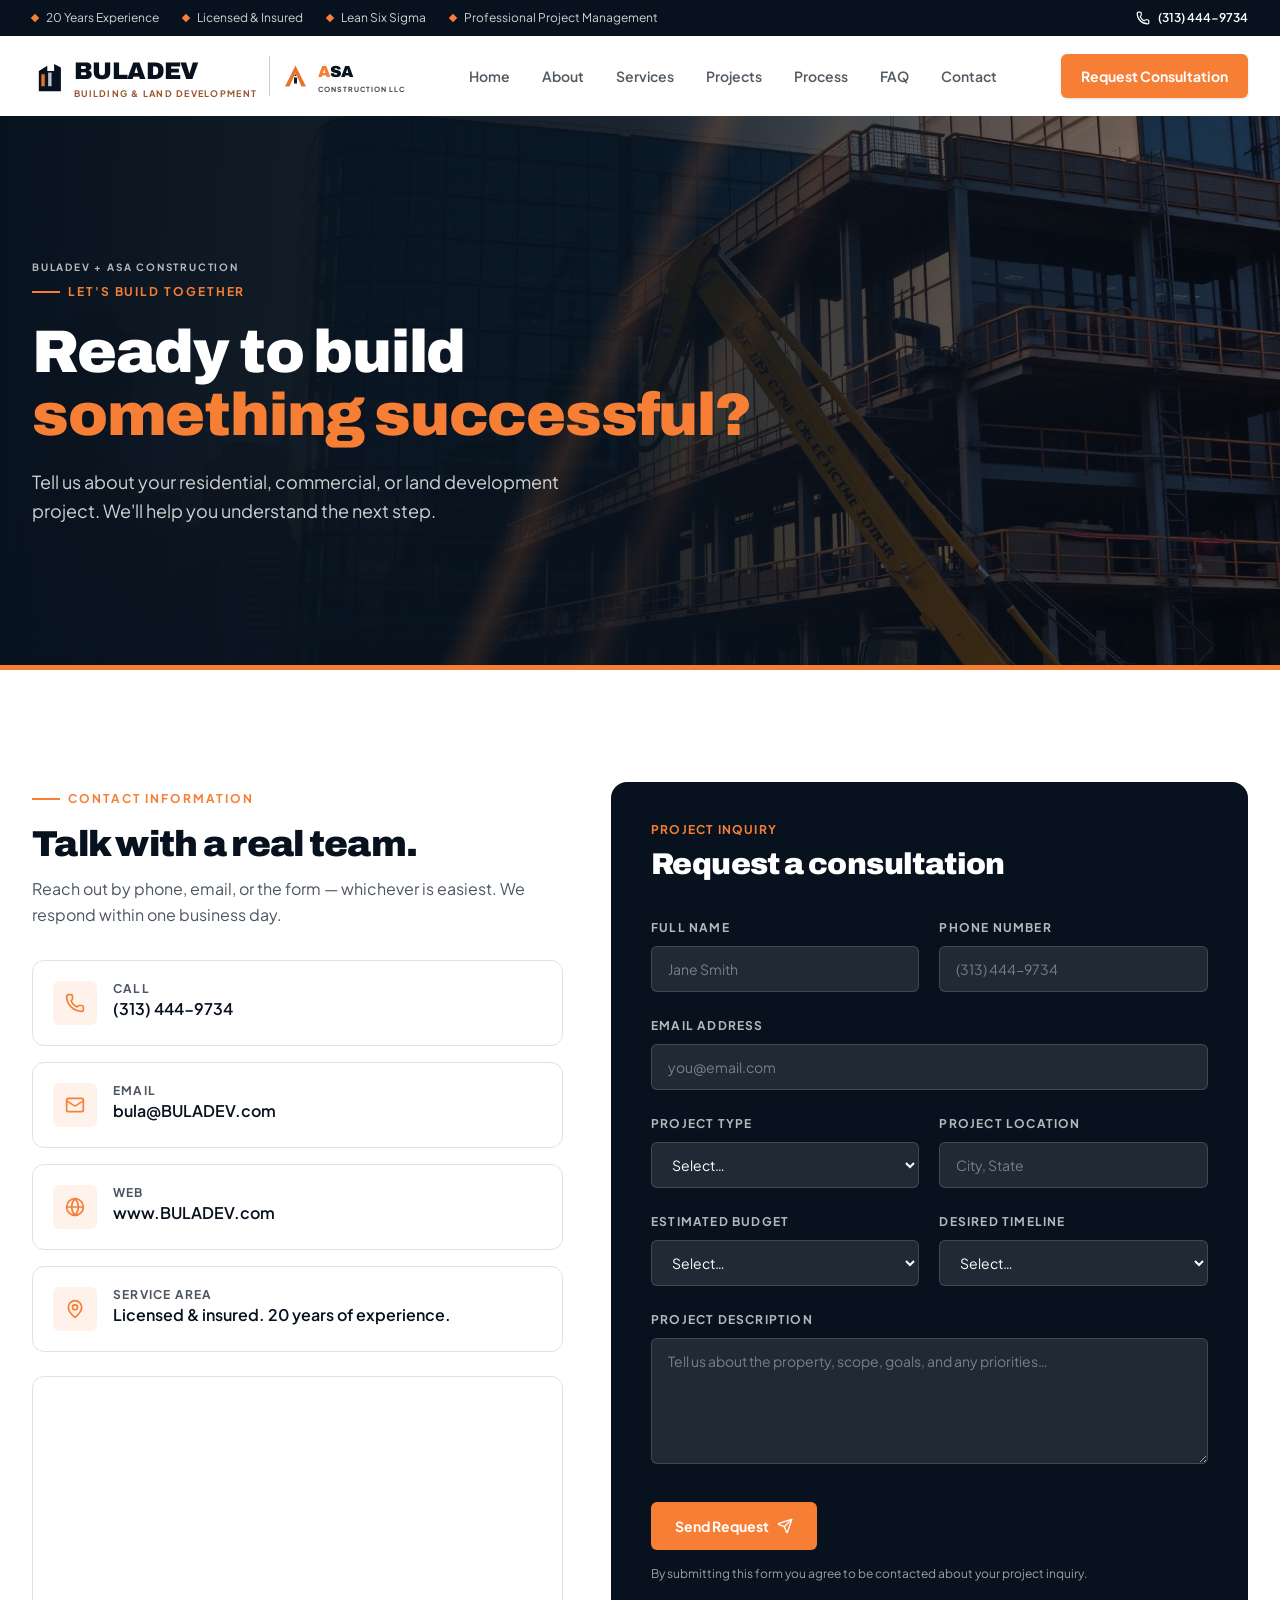
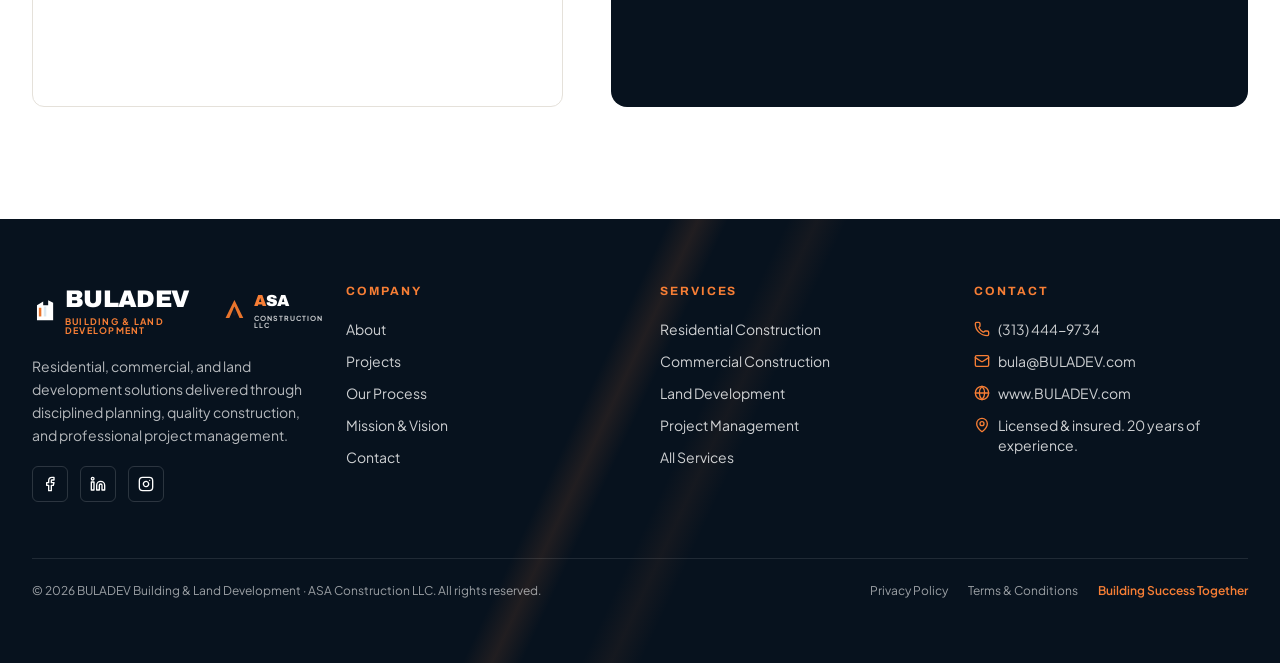
<file: contact.html>
<!DOCTYPE html>
<html lang="en"><head><meta charset="utf-8"/><meta content="width=device-width, initial-scale=1" name="viewport"/><title>Contact — BULADEV + ASA Construction</title><meta content="BULADEV Building &amp; Land Development" name="author"/><meta content="BULADEV + ASA Construction" property="og:site_name"/><meta content="website" property="og:type"/><meta content="summary_large_image" name="twitter:card"/><meta content="#0F1B2D" name="theme-color"/><meta content="Request a consultation, get an estimate, or start your project. Call (313) 444-9734 or email bula@BULADEV.com." name="description"/><meta content="Contact BULADEV + ASA" property="og:title"/><meta content="Tell us about your project — we'll help map the next step." property="og:description"/><meta content="/contact" property="og:url"/><link href="/contact" rel="canonical"/><script type="application/ld+json">{"@context":"https://schema.org","@type":"GeneralContractor","name":"BULADEV Building & Land Development","alternateName":"ASA Construction LLC","telephone":"+1-313-444-9734","email":"bula@BULADEV.com","url":"/","slogan":"Building Success Together","description":"Residential, commercial, and land development with 20 years of experience, licensed & insured, Lean Six Sigma certified."}</script><style type="text/css">[data-sonner-toaster][dir=ltr],html[dir=ltr]{--toast-icon-margin-start:-3px;--toast-icon-margin-end:4px;--toast-svg-margin-start:-1px;--toast-svg-margin-end:0px;--toast-button-margin-start:auto;--toast-button-margin-end:0;--toast-close-button-start:0;--toast-close-button-end:unset;--toast-close-button-transform:translate(-35%, -35%)}[data-sonner-toaster][dir=rtl],html[dir=rtl]{--toast-icon-margin-start:4px;--toast-icon-margin-end:-3px;--toast-svg-margin-start:0px;--toast-svg-margin-end:-1px;--toast-button-margin-start:0;--toast-button-margin-end:auto;--toast-close-button-start:unset;--toast-close-button-end:0;--toast-close-button-transform:translate(35%, -35%)}[data-sonner-toaster]{position:fixed;width:var(--width);font-family:ui-sans-serif,system-ui,-apple-system,BlinkMacSystemFont,Segoe UI,Roboto,Helvetica Neue,Arial,Noto Sans,sans-serif,Apple Color Emoji,Segoe UI Emoji,Segoe UI Symbol,Noto Color Emoji;--gray1:hsl(0, 0%, 99%);--gray2:hsl(0, 0%, 97.3%);--gray3:hsl(0, 0%, 95.1%);--gray4:hsl(0, 0%, 93%);--gray5:hsl(0, 0%, 90.9%);--gray6:hsl(0, 0%, 88.7%);--gray7:hsl(0, 0%, 85.8%);--gray8:hsl(0, 0%, 78%);--gray9:hsl(0, 0%, 56.1%);--gray10:hsl(0, 0%, 52.3%);--gray11:hsl(0, 0%, 43.5%);--gray12:hsl(0, 0%, 9%);--border-radius:8px;box-sizing:border-box;padding:0;margin:0;list-style:none;outline:0;z-index:999999999;transition:transform .4s ease}@media (hover:none) and (pointer:coarse){[data-sonner-toaster][data-lifted=true]{transform:none}}[data-sonner-toaster][data-x-position=right]{right:var(--offset-right)}[data-sonner-toaster][data-x-position=left]{left:var(--offset-left)}[data-sonner-toaster][data-x-position=center]{left:50%;transform:translateX(-50%)}[data-sonner-toaster][data-y-position=top]{top:var(--offset-top)}[data-sonner-toaster][data-y-position=bottom]{bottom:var(--offset-bottom)}[data-sonner-toast]{--y:translateY(100%);--lift-amount:calc(var(--lift) * var(--gap));z-index:var(--z-index);position:absolute;opacity:0;transform:var(--y);touch-action:none;transition:transform .4s,opacity .4s,height .4s,box-shadow .2s;box-sizing:border-box;outline:0;overflow-wrap:anywhere}[data-sonner-toast][data-styled=true]{padding:16px;background:var(--normal-bg);border:1px solid var(--normal-border);color:var(--normal-text);border-radius:var(--border-radius);box-shadow:0 4px 12px rgba(0,0,0,.1);width:var(--width);font-size:13px;display:flex;align-items:center;gap:6px}[data-sonner-toast]:focus-visible{box-shadow:0 4px 12px rgba(0,0,0,.1),0 0 0 2px rgba(0,0,0,.2)}[data-sonner-toast][data-y-position=top]{top:0;--y:translateY(-100%);--lift:1;--lift-amount:calc(1 * var(--gap))}[data-sonner-toast][data-y-position=bottom]{bottom:0;--y:translateY(100%);--lift:-1;--lift-amount:calc(var(--lift) * var(--gap))}[data-sonner-toast][data-styled=true] [data-description]{font-weight:400;line-height:1.4;color:#3f3f3f}[data-rich-colors=true][data-sonner-toast][data-styled=true] [data-description]{color:inherit}[data-sonner-toaster][data-sonner-theme=dark] [data-description]{color:#e8e8e8}[data-sonner-toast][data-styled=true] [data-title]{font-weight:500;line-height:1.5;color:inherit}[data-sonner-toast][data-styled=true] [data-icon]{display:flex;height:16px;width:16px;position:relative;justify-content:flex-start;align-items:center;flex-shrink:0;margin-left:var(--toast-icon-margin-start);margin-right:var(--toast-icon-margin-end)}[data-sonner-toast][data-promise=true] [data-icon]>svg{opacity:0;transform:scale(.8);transform-origin:center;animation:sonner-fade-in .3s ease forwards}[data-sonner-toast][data-styled=true] [data-icon]>*{flex-shrink:0}[data-sonner-toast][data-styled=true] [data-icon] svg{margin-left:var(--toast-svg-margin-start);margin-right:var(--toast-svg-margin-end)}[data-sonner-toast][data-styled=true] [data-content]{display:flex;flex-direction:column;gap:2px}[data-sonner-toast][data-styled=true] [data-button]{border-radius:4px;padding-left:8px;padding-right:8px;height:24px;font-size:12px;color:var(--normal-bg);background:var(--normal-text);margin-left:var(--toast-button-margin-start);margin-right:var(--toast-button-margin-end);border:none;font-weight:500;cursor:pointer;outline:0;display:flex;align-items:center;flex-shrink:0;transition:opacity .4s,box-shadow .2s}[data-sonner-toast][data-styled=true] [data-button]:focus-visible{box-shadow:0 0 0 2px rgba(0,0,0,.4)}[data-sonner-toast][data-styled=true] [data-button]:first-of-type{margin-left:var(--toast-button-margin-start);margin-right:var(--toast-button-margin-end)}[data-sonner-toast][data-styled=true] [data-cancel]{color:var(--normal-text);background:rgba(0,0,0,.08)}[data-sonner-toaster][data-sonner-theme=dark] [data-sonner-toast][data-styled=true] [data-cancel]{background:rgba(255,255,255,.3)}[data-sonner-toast][data-styled=true] [data-close-button]{position:absolute;left:var(--toast-close-button-start);right:var(--toast-close-button-end);top:0;height:20px;width:20px;display:flex;justify-content:center;align-items:center;padding:0;color:var(--gray12);background:var(--normal-bg);border:1px solid var(--gray4);transform:var(--toast-close-button-transform);border-radius:50%;cursor:pointer;z-index:1;transition:opacity .1s,background .2s,border-color .2s}[data-sonner-toast][data-styled=true] [data-close-button]:focus-visible{box-shadow:0 4px 12px rgba(0,0,0,.1),0 0 0 2px rgba(0,0,0,.2)}[data-sonner-toast][data-styled=true] [data-disabled=true]{cursor:not-allowed}[data-sonner-toast][data-styled=true]:hover [data-close-button]:hover{background:var(--gray2);border-color:var(--gray5)}[data-sonner-toast][data-swiping=true]::before{content:'';position:absolute;left:-100%;right:-100%;height:100%;z-index:-1}[data-sonner-toast][data-y-position=top][data-swiping=true]::before{bottom:50%;transform:scaleY(3) translateY(50%)}[data-sonner-toast][data-y-position=bottom][data-swiping=true]::before{top:50%;transform:scaleY(3) translateY(-50%)}[data-sonner-toast][data-swiping=false][data-removed=true]::before{content:'';position:absolute;inset:0;transform:scaleY(2)}[data-sonner-toast][data-expanded=true]::after{content:'';position:absolute;left:0;height:calc(var(--gap) + 1px);bottom:100%;width:100%}[data-sonner-toast][data-mounted=true]{--y:translateY(0);opacity:1}[data-sonner-toast][data-expanded=false][data-front=false]{--scale:var(--toasts-before) * 0.05 + 1;--y:translateY(calc(var(--lift-amount) * var(--toasts-before))) scale(calc(-1 * var(--scale)));height:var(--front-toast-height)}[data-sonner-toast]>*{transition:opacity .4s}[data-sonner-toast][data-x-position=right]{right:0}[data-sonner-toast][data-x-position=left]{left:0}[data-sonner-toast][data-expanded=false][data-front=false][data-styled=true]>*{opacity:0}[data-sonner-toast][data-visible=false]{opacity:0;pointer-events:none}[data-sonner-toast][data-mounted=true][data-expanded=true]{--y:translateY(calc(var(--lift) * var(--offset)));height:var(--initial-height)}[data-sonner-toast][data-removed=true][data-front=true][data-swipe-out=false]{--y:translateY(calc(var(--lift) * -100%));opacity:0}[data-sonner-toast][data-removed=true][data-front=false][data-swipe-out=false][data-expanded=true]{--y:translateY(calc(var(--lift) * var(--offset) + var(--lift) * -100%));opacity:0}[data-sonner-toast][data-removed=true][data-front=false][data-swipe-out=false][data-expanded=false]{--y:translateY(40%);opacity:0;transition:transform .5s,opacity .2s}[data-sonner-toast][data-removed=true][data-front=false]::before{height:calc(var(--initial-height) + 20%)}[data-sonner-toast][data-swiping=true]{transform:var(--y) translateY(var(--swipe-amount-y,0)) translateX(var(--swipe-amount-x,0));transition:none}[data-sonner-toast][data-swiped=true]{user-select:none}[data-sonner-toast][data-swipe-out=true][data-y-position=bottom],[data-sonner-toast][data-swipe-out=true][data-y-position=top]{animation-duration:.2s;animation-timing-function:ease-out;animation-fill-mode:forwards}[data-sonner-toast][data-swipe-out=true][data-swipe-direction=left]{animation-name:swipe-out-left}[data-sonner-toast][data-swipe-out=true][data-swipe-direction=right]{animation-name:swipe-out-right}[data-sonner-toast][data-swipe-out=true][data-swipe-direction=up]{animation-name:swipe-out-up}[data-sonner-toast][data-swipe-out=true][data-swipe-direction=down]{animation-name:swipe-out-down}@keyframes swipe-out-left{from{transform:var(--y) translateX(var(--swipe-amount-x));opacity:1}to{transform:var(--y) translateX(calc(var(--swipe-amount-x) - 100%));opacity:0}}@keyframes swipe-out-right{from{transform:var(--y) translateX(var(--swipe-amount-x));opacity:1}to{transform:var(--y) translateX(calc(var(--swipe-amount-x) + 100%));opacity:0}}@keyframes swipe-out-up{from{transform:var(--y) translateY(var(--swipe-amount-y));opacity:1}to{transform:var(--y) translateY(calc(var(--swipe-amount-y) - 100%));opacity:0}}@keyframes swipe-out-down{from{transform:var(--y) translateY(var(--swipe-amount-y));opacity:1}to{transform:var(--y) translateY(calc(var(--swipe-amount-y) + 100%));opacity:0}}@media (max-width:600px){[data-sonner-toaster]{position:fixed;right:var(--mobile-offset-right);left:var(--mobile-offset-left);width:100%}[data-sonner-toaster][dir=rtl]{left:calc(var(--mobile-offset-left) * -1)}[data-sonner-toaster] [data-sonner-toast]{left:0;right:0;width:calc(100% - var(--mobile-offset-left) * 2)}[data-sonner-toaster][data-x-position=left]{left:var(--mobile-offset-left)}[data-sonner-toaster][data-y-position=bottom]{bottom:var(--mobile-offset-bottom)}[data-sonner-toaster][data-y-position=top]{top:var(--mobile-offset-top)}[data-sonner-toaster][data-x-position=center]{left:var(--mobile-offset-left);right:var(--mobile-offset-right);transform:none}}[data-sonner-toaster][data-sonner-theme=light]{--normal-bg:#fff;--normal-border:var(--gray4);--normal-text:var(--gray12);--success-bg:hsl(143, 85%, 96%);--success-border:hsl(145, 92%, 87%);--success-text:hsl(140, 100%, 27%);--info-bg:hsl(208, 100%, 97%);--info-border:hsl(221, 91%, 93%);--info-text:hsl(210, 92%, 45%);--warning-bg:hsl(49, 100%, 97%);--warning-border:hsl(49, 91%, 84%);--warning-text:hsl(31, 92%, 45%);--error-bg:hsl(359, 100%, 97%);--error-border:hsl(359, 100%, 94%);--error-text:hsl(360, 100%, 45%)}[data-sonner-toaster][data-sonner-theme=light] [data-sonner-toast][data-invert=true]{--normal-bg:#000;--normal-border:hsl(0, 0%, 20%);--normal-text:var(--gray1)}[data-sonner-toaster][data-sonner-theme=dark] [data-sonner-toast][data-invert=true]{--normal-bg:#fff;--normal-border:var(--gray3);--normal-text:var(--gray12)}[data-sonner-toaster][data-sonner-theme=dark]{--normal-bg:#000;--normal-bg-hover:hsl(0, 0%, 12%);--normal-border:hsl(0, 0%, 20%);--normal-border-hover:hsl(0, 0%, 25%);--normal-text:var(--gray1);--success-bg:hsl(150, 100%, 6%);--success-border:hsl(147, 100%, 12%);--success-text:hsl(150, 86%, 65%);--info-bg:hsl(215, 100%, 6%);--info-border:hsl(223, 43%, 17%);--info-text:hsl(216, 87%, 65%);--warning-bg:hsl(64, 100%, 6%);--warning-border:hsl(60, 100%, 9%);--warning-text:hsl(46, 87%, 65%);--error-bg:hsl(358, 76%, 10%);--error-border:hsl(357, 89%, 16%);--error-text:hsl(358, 100%, 81%)}[data-sonner-toaster][data-sonner-theme=dark] [data-sonner-toast] [data-close-button]{background:var(--normal-bg);border-color:var(--normal-border);color:var(--normal-text)}[data-sonner-toaster][data-sonner-theme=dark] [data-sonner-toast] [data-close-button]:hover{background:var(--normal-bg-hover);border-color:var(--normal-border-hover)}[data-rich-colors=true][data-sonner-toast][data-type=success]{background:var(--success-bg);border-color:var(--success-border);color:var(--success-text)}[data-rich-colors=true][data-sonner-toast][data-type=success] [data-close-button]{background:var(--success-bg);border-color:var(--success-border);color:var(--success-text)}[data-rich-colors=true][data-sonner-toast][data-type=info]{background:var(--info-bg);border-color:var(--info-border);color:var(--info-text)}[data-rich-colors=true][data-sonner-toast][data-type=info] [data-close-button]{background:var(--info-bg);border-color:var(--info-border);color:var(--info-text)}[data-rich-colors=true][data-sonner-toast][data-type=warning]{background:var(--warning-bg);border-color:var(--warning-border);color:var(--warning-text)}[data-rich-colors=true][data-sonner-toast][data-type=warning] [data-close-button]{background:var(--warning-bg);border-color:var(--warning-border);color:var(--warning-text)}[data-rich-colors=true][data-sonner-toast][data-type=error]{background:var(--error-bg);border-color:var(--error-border);color:var(--error-text)}[data-rich-colors=true][data-sonner-toast][data-type=error] [data-close-button]{background:var(--error-bg);border-color:var(--error-border);color:var(--error-text)}.sonner-loading-wrapper{--size:16px;height:var(--size);width:var(--size);position:absolute;inset:0;z-index:10}.sonner-loading-wrapper[data-visible=false]{transform-origin:center;animation:sonner-fade-out .2s ease forwards}.sonner-spinner{position:relative;top:50%;left:50%;height:var(--size);width:var(--size)}.sonner-loading-bar{animation:sonner-spin 1.2s linear infinite;background:var(--gray11);border-radius:6px;height:8%;left:-10%;position:absolute;top:-3.9%;width:24%}.sonner-loading-bar:first-child{animation-delay:-1.2s;transform:rotate(.0001deg) translate(146%)}.sonner-loading-bar:nth-child(2){animation-delay:-1.1s;transform:rotate(30deg) translate(146%)}.sonner-loading-bar:nth-child(3){animation-delay:-1s;transform:rotate(60deg) translate(146%)}.sonner-loading-bar:nth-child(4){animation-delay:-.9s;transform:rotate(90deg) translate(146%)}.sonner-loading-bar:nth-child(5){animation-delay:-.8s;transform:rotate(120deg) translate(146%)}.sonner-loading-bar:nth-child(6){animation-delay:-.7s;transform:rotate(150deg) translate(146%)}.sonner-loading-bar:nth-child(7){animation-delay:-.6s;transform:rotate(180deg) translate(146%)}.sonner-loading-bar:nth-child(8){animation-delay:-.5s;transform:rotate(210deg) translate(146%)}.sonner-loading-bar:nth-child(9){animation-delay:-.4s;transform:rotate(240deg) translate(146%)}.sonner-loading-bar:nth-child(10){animation-delay:-.3s;transform:rotate(270deg) translate(146%)}.sonner-loading-bar:nth-child(11){animation-delay:-.2s;transform:rotate(300deg) translate(146%)}.sonner-loading-bar:nth-child(12){animation-delay:-.1s;transform:rotate(330deg) translate(146%)}@keyframes sonner-fade-in{0%{opacity:0;transform:scale(.8)}100%{opacity:1;transform:scale(1)}}@keyframes sonner-fade-out{0%{opacity:1;transform:scale(1)}100%{opacity:0;transform:scale(.8)}}@keyframes sonner-spin{0%{opacity:1}100%{opacity:.15}}@media (prefers-reduced-motion){.sonner-loading-bar,[data-sonner-toast],[data-sonner-toast]>*{transition:none!important;animation:none!important}}.sonner-loader{position:absolute;top:50%;left:50%;transform:translate(-50%,-50%);transform-origin:center;transition:opacity .2s,transform .2s}.sonner-loader[data-visible=false]{opacity:0;transform:scale(.8) translate(-50%,-50%)}</style><link href="assets/bundle.css" rel="stylesheet"/><link href="https://fonts.googleapis.com/css2?family=Archivo:wght@600;700;800;900&amp;family=Plus+Jakarta+Sans:wght@400;500;600;700;800&amp;display=swap" rel="stylesheet"/></head><body><!--$--><div class="flex min-h-screen flex-col bg-background"><div class="hidden md:block bg-ink text-white text-xs"><div class="container-x flex items-center justify-between h-9"><div class="flex items-center gap-6 text-white/80"><span class="flex items-center gap-2"><span class="w-1.5 h-1.5 rotate-45 bg-brand-orange"></span> <!-- -->20 Years Experience</span><span class="flex items-center gap-2"><span class="w-1.5 h-1.5 rotate-45 bg-brand-orange"></span> <!-- -->Licensed &amp; Insured</span><span class="flex items-center gap-2"><span class="w-1.5 h-1.5 rotate-45 bg-brand-orange"></span> <!-- -->Lean Six Sigma</span><span class="flex items-center gap-2"><span class="w-1.5 h-1.5 rotate-45 bg-brand-orange"></span> <!-- -->Professional Project Management</span></div><a class="flex items-center gap-2 font-semibold hover:text-brand-orange transition-colors" href="tel:+13134449734"><svg aria-hidden="true" class="lucide lucide-phone w-3.5 h-3.5" fill="none" height="24" stroke="currentColor" stroke-linecap="round" stroke-linejoin="round" stroke-width="2" viewbox="0 0 24 24" width="24" xmlns="http://www.w3.org/2000/svg"><path d="M13.832 16.568a1 1 0 0 0 1.213-.303l.355-.465A2 2 0 0 1 17 15h3a2 2 0 0 1 2 2v3a2 2 0 0 1-2 2A18 18 0 0 1 2 4a2 2 0 0 1 2-2h3a2 2 0 0 1 2 2v3a2 2 0 0 1-.8 1.6l-.468.351a1 1 0 0 0-.292 1.233 14 14 0 0 0 6.392 6.384"></path></svg> (313) 444-9734</a></div></div><header class="sticky top-0 z-50 transition-all duration-300 bg-white"><div class="container-x flex items-center justify-between h-20"><a class="shrink-0" href="index.html"><div class="flex items-center gap-3"><div class="flex items-center gap-2"><svg aria-hidden="true" class="text-ink" height="34" viewbox="0 0 40 40" width="34"><path d="M8 38 V14 L18 8 L18 14 L26 14 L26 6 L34 10 L34 38 Z" fill="currentColor"></path><rect fill="#E8742C" height="14" width="4" x="11" y="18"></rect><rect fill="#D6E4EE" height="16" opacity="0.85" width="4" x="19" y="16"></rect></svg><div class="flex flex-col leading-none"><span class="font-display text-xl md:text-2xl font-black tracking-tight text-ink">BULADEV</span><span class="text-[8px] md:text-[9px] font-bold tracking-[0.14em] mt-0.5 text-brand-bronze">BUILDING &amp; LAND DEVELOPMENT</span></div></div><div class="hidden sm:block w-px h-10 bg-ink/20"></div><div class="hidden sm:flex items-center gap-1.5"><svg aria-hidden="true" height="30" viewbox="0 0 40 40" width="30"><path d="M4 34 L18 6 L32 34 L26 34 L18 16 L10 34 Z" fill="#E8742C"></path><rect fill="#0F1B2D" height="8" width="4" x="16" y="22"></rect><rect fill="#0F1B2D" height="2" width="2" x="17" y="18"></rect></svg><div class="flex flex-col leading-none"><span class="font-display text-base font-black tracking-tight text-ink"><span class="text-brand-orange">A</span>SA</span><span class="text-[7px] font-bold tracking-[0.14em] mt-0.5 text-ink opacity-80">CONSTRUCTION LLC</span></div></div></div></a><nav class="hidden lg:flex items-center gap-8"><a class="text-sm font-semibold text-ink/70 hover:text-brand-orange transition-colors" href="index.html">Home</a><a class="text-sm font-semibold text-ink/70 hover:text-brand-orange transition-colors" href="about.html">About</a><a class="text-sm font-semibold text-ink/70 hover:text-brand-orange transition-colors" href="services.html">Services</a><a class="text-sm font-semibold text-ink/70 hover:text-brand-orange transition-colors" href="projects.html">Projects</a><a class="text-sm font-semibold text-ink/70 hover:text-brand-orange transition-colors" href="process.html">Process</a><a class="text-sm font-semibold text-ink/70 hover:text-brand-orange transition-colors" href="faq.html">FAQ</a><a aria-current="page" class="text-sm font-semibold text-ink/70 hover:text-brand-orange transition-colors text-brand-orange" data-status="active" href="contact.html">Contact</a></nav><div class="flex items-center gap-2"><a aria-current="page" class="hidden sm:inline-flex items-center justify-center rounded-md bg-brand-orange hover:bg-brand-orange-deep transition-colors px-5 py-3 text-sm font-bold text-white shadow-sm active" data-status="active" href="contact.html">Request Consultation</a><button aria-label="Open menu" class="lg:hidden grid place-items-center w-11 h-11 rounded-md border border-border text-ink" type="button"><svg aria-hidden="true" class="lucide lucide-menu w-5 h-5" fill="none" height="24" stroke="currentColor" stroke-linecap="round" stroke-linejoin="round" stroke-width="2" viewbox="0 0 24 24" width="24" xmlns="http://www.w3.org/2000/svg"><path d="M4 5h16"></path><path d="M4 12h16"></path><path d="M4 19h16"></path></svg></button></div></div></header><main class="flex-1"><section class="relative isolate overflow-hidden bg-ink text-white"><img alt="" aria-hidden="true" class="absolute inset-0 h-full w-full object-cover opacity-60" src="assets/561fce86_hero-commercial.jpg"/><div class="absolute inset-0 bg-gradient-to-r from-ink via-ink/85 to-transparent"></div><div class="orange-slash opacity-80"></div><div class="absolute -bottom-px left-0 right-0 h-1.5 bg-brand-orange"></div><div class="container-x relative py-24 md:py-36"><p class="text-[10px] tracking-[0.18em] font-bold uppercase text-white/70">BULADEV + ASA Construction</p><p class="mt-2 eyebrow text-brand-orange">Let's Build Together</p><h1 class="mt-5 max-w-3xl font-display text-4xl md:text-6xl font-black leading-[1.05]">Ready to build <span class="text-brand-orange">something successful?</span></h1><p class="mt-5 max-w-xl text-base md:text-lg text-white/80 leading-relaxed">Tell us about your residential, commercial, or land development project. We'll help you understand the next step.</p></div></section><section class="py-20 md:py-28"><div class="container-x grid gap-12 lg:grid-cols-[1fr_1.2fr]"><div><p class="eyebrow">Contact Information</p><h2 class="mt-4 font-display text-3xl md:text-4xl font-black text-ink">Talk with a real team.</h2><p class="mt-3 text-muted-foreground leading-relaxed">Reach out by phone, email, or the form — whichever is easiest. We respond within one business day.</p><div class="mt-8 space-y-4"><div class="flex items-start gap-4 rounded-xl bg-white border border-border p-5"><div class="grid place-items-center w-11 h-11 rounded-md bg-brand-orange/10 text-brand-orange shrink-0"><svg aria-hidden="true" class="lucide lucide-phone w-5 h-5" fill="none" height="24" stroke="currentColor" stroke-linecap="round" stroke-linejoin="round" stroke-width="2" viewbox="0 0 24 24" width="24" xmlns="http://www.w3.org/2000/svg"><path d="M13.832 16.568a1 1 0 0 0 1.213-.303l.355-.465A2 2 0 0 1 17 15h3a2 2 0 0 1 2 2v3a2 2 0 0 1-2 2A18 18 0 0 1 2 4a2 2 0 0 1 2-2h3a2 2 0 0 1 2 2v3a2 2 0 0 1-.8 1.6l-.468.351a1 1 0 0 0-.292 1.233 14 14 0 0 0 6.392 6.384"></path></svg></div><div class="min-w-0"><p class="text-xs font-bold uppercase tracking-widest text-muted-foreground">Call</p><a class="font-semibold text-ink hover:text-brand-orange break-all" href="tel:+13134449734">(313) 444-9734</a></div></div><div class="flex items-start gap-4 rounded-xl bg-white border border-border p-5"><div class="grid place-items-center w-11 h-11 rounded-md bg-brand-orange/10 text-brand-orange shrink-0"><svg aria-hidden="true" class="lucide lucide-mail w-5 h-5" fill="none" height="24" stroke="currentColor" stroke-linecap="round" stroke-linejoin="round" stroke-width="2" viewbox="0 0 24 24" width="24" xmlns="http://www.w3.org/2000/svg"><path d="m22 7-8.991 5.727a2 2 0 0 1-2.009 0L2 7"></path><rect height="16" rx="2" width="20" x="2" y="4"></rect></svg></div><div class="min-w-0"><p class="text-xs font-bold uppercase tracking-widest text-muted-foreground">Email</p><a class="font-semibold text-ink hover:text-brand-orange break-all" href="mailto:bula@BULADEV.com">bula@BULADEV.com</a></div></div><div class="flex items-start gap-4 rounded-xl bg-white border border-border p-5"><div class="grid place-items-center w-11 h-11 rounded-md bg-brand-orange/10 text-brand-orange shrink-0"><svg aria-hidden="true" class="lucide lucide-globe w-5 h-5" fill="none" height="24" stroke="currentColor" stroke-linecap="round" stroke-linejoin="round" stroke-width="2" viewbox="0 0 24 24" width="24" xmlns="http://www.w3.org/2000/svg"><circle cx="12" cy="12" r="10"></circle><path d="M12 2a14.5 14.5 0 0 0 0 20 14.5 14.5 0 0 0 0-20"></path><path d="M2 12h20"></path></svg></div><div class="min-w-0"><p class="text-xs font-bold uppercase tracking-widest text-muted-foreground">Web</p><p class="font-semibold text-ink">www.BULADEV.com</p></div></div><div class="flex items-start gap-4 rounded-xl bg-white border border-border p-5"><div class="grid place-items-center w-11 h-11 rounded-md bg-brand-orange/10 text-brand-orange shrink-0"><svg aria-hidden="true" class="lucide lucide-map-pin w-5 h-5" fill="none" height="24" stroke="currentColor" stroke-linecap="round" stroke-linejoin="round" stroke-width="2" viewbox="0 0 24 24" width="24" xmlns="http://www.w3.org/2000/svg"><path d="M20 10c0 4.993-5.539 10.193-7.399 11.799a1 1 0 0 1-1.202 0C9.539 20.193 4 14.993 4 10a8 8 0 0 1 16 0"></path><circle cx="12" cy="10" r="3"></circle></svg></div><div class="min-w-0"><p class="text-xs font-bold uppercase tracking-widest text-muted-foreground">Service Area</p><p class="font-semibold text-ink">Licensed &amp; insured. 20 years of experience.</p></div></div></div><div class="mt-6 overflow-hidden rounded-xl border border-border aspect-[16/10]"><iframe class="w-full h-full" loading="lazy" referrerpolicy="no-referrer-when-downgrade" src="https://www.google.com/maps?q=Detroit%2C%20MI&amp;output=embed" title="Service area map"></iframe></div></div><form class="rounded-2xl bg-ink p-6 md:p-10 text-white"><p class="text-xs font-bold tracking-widest text-brand-orange uppercase">Project Inquiry</p><h3 class="mt-2 font-display text-2xl md:text-3xl font-black">Request a consultation</h3><div class="mt-8 grid gap-5 sm:grid-cols-2"><div><label class="text-xs font-bold tracking-widest uppercase text-white/70">Full Name</label><input class="mt-2 w-full rounded-md bg-white/10 border border-white/15 px-4 py-3 text-sm text-white placeholder:text-white/40 focus:outline-none focus:border-brand-orange" name="name" placeholder="Jane Smith" required="" type="text"/></div><div><label class="text-xs font-bold tracking-widest uppercase text-white/70">Phone Number</label><input class="mt-2 w-full rounded-md bg-white/10 border border-white/15 px-4 py-3 text-sm text-white placeholder:text-white/40 focus:outline-none focus:border-brand-orange" name="phone" placeholder="(313) 444-9734" required="" type="tel"/></div><div class="sm:col-span-2"><label class="text-xs font-bold tracking-widest uppercase text-white/70">Email Address</label><input class="mt-2 w-full rounded-md bg-white/10 border border-white/15 px-4 py-3 text-sm text-white placeholder:text-white/40 focus:outline-none focus:border-brand-orange" name="email" placeholder="you@email.com" required="" type="email"/></div><div><label class="text-xs font-bold tracking-widest uppercase text-white/70">Project Type</label><select class="mt-2 w-full rounded-md bg-white/10 border border-white/15 px-4 py-3 text-sm text-white focus:outline-none focus:border-brand-orange" name="projectType" required=""><option class="text-ink" disabled="" selected="" value="">Select…</option><option class="text-ink" value="Residential">Residential</option><option class="text-ink" value="Commercial">Commercial</option><option class="text-ink" value="Land Development">Land Development</option><option class="text-ink" value="Renovation">Renovation</option><option class="text-ink" value="Project Management">Project Management</option><option class="text-ink" value="Other">Other</option></select></div><div><label class="text-xs font-bold tracking-widest uppercase text-white/70">Project Location</label><input class="mt-2 w-full rounded-md bg-white/10 border border-white/15 px-4 py-3 text-sm text-white placeholder:text-white/40 focus:outline-none focus:border-brand-orange" name="location" placeholder="City, State" required="" type="text"/></div><div><label class="text-xs font-bold tracking-widest uppercase text-white/70">Estimated Budget</label><select class="mt-2 w-full rounded-md bg-white/10 border border-white/15 px-4 py-3 text-sm text-white focus:outline-none focus:border-brand-orange" name="budget" required=""><option class="text-ink" disabled="" selected="" value="">Select…</option><option class="text-ink" value="Under $50k">Under $50k</option><option class="text-ink" value="$50k – $150k">$50k – $150k</option><option class="text-ink" value="$150k – $500k">$150k – $500k</option><option class="text-ink" value="$500k – $1M">$500k – $1M</option><option class="text-ink" value="$1M+">$1M+</option><option class="text-ink" value="Not sure yet">Not sure yet</option></select></div><div><label class="text-xs font-bold tracking-widest uppercase text-white/70">Desired Timeline</label><select class="mt-2 w-full rounded-md bg-white/10 border border-white/15 px-4 py-3 text-sm text-white focus:outline-none focus:border-brand-orange" name="timeline" required=""><option class="text-ink" disabled="" selected="" value="">Select…</option><option class="text-ink" value="ASAP">ASAP</option><option class="text-ink" value="1–3 months">1–3 months</option><option class="text-ink" value="3–6 months">3–6 months</option><option class="text-ink" value="6–12 months">6–12 months</option><option class="text-ink" value="12+ months">12+ months</option></select></div><div class="sm:col-span-2"><label class="text-xs font-bold tracking-widest uppercase text-white/70">Project Description</label><textarea class="mt-2 w-full rounded-md bg-white/10 border border-white/15 px-4 py-3 text-sm text-white placeholder:text-white/40 focus:outline-none focus:border-brand-orange" name="description" placeholder="Tell us about the property, scope, goals, and any priorities…" required="" rows="5"></textarea></div></div><button class="mt-8 inline-flex items-center gap-2 rounded-md bg-brand-orange hover:bg-brand-orange-deep transition-colors px-6 py-3.5 text-sm font-bold disabled:opacity-60" type="submit">Send Request <svg aria-hidden="true" class="lucide lucide-send w-4 h-4" fill="none" height="24" stroke="currentColor" stroke-linecap="round" stroke-linejoin="round" stroke-width="2" viewbox="0 0 24 24" width="24" xmlns="http://www.w3.org/2000/svg"><path d="M14.536 21.686a.5.5 0 0 0 .937-.024l6.5-19a.496.496 0 0 0-.635-.635l-19 6.5a.5.5 0 0 0-.024.937l7.93 3.18a2 2 0 0 1 1.112 1.11z"></path><path d="m21.854 2.147-10.94 10.939"></path></svg></button><p class="mt-4 text-xs text-white/60">By submitting this form you agree to be contacted about your project inquiry.</p></form></div></section></main><footer class="bg-ink text-white relative overflow-hidden"><div class="orange-slash opacity-60"></div><div class="container-x relative py-16"><div class="grid gap-10 md:grid-cols-2 lg:grid-cols-4"><div><div class="flex items-center gap-3"><div class="flex items-center gap-2"><svg aria-hidden="true" class="text-white" height="34" viewbox="0 0 40 40" width="34"><path d="M8 38 V14 L18 8 L18 14 L26 14 L26 6 L34 10 L34 38 Z" fill="#ffffff"></path><rect fill="#E8742C" height="14" width="4" x="11" y="18"></rect><rect fill="#D6E4EE" height="16" opacity="0.85" width="4" x="19" y="16"></rect></svg><div class="flex flex-col leading-none"><span class="font-display text-xl md:text-2xl font-black tracking-tight text-white">BULADEV</span><span class="text-[8px] md:text-[9px] font-bold tracking-[0.14em] mt-0.5 text-brand-orange">BUILDING &amp; LAND DEVELOPMENT</span></div></div><div class="hidden sm:block w-px h-10 bg-white/30"></div><div class="hidden sm:flex items-center gap-1.5"><svg aria-hidden="true" height="30" viewbox="0 0 40 40" width="30"><path d="M4 34 L18 6 L32 34 L26 34 L18 16 L10 34 Z" fill="#E8742C"></path><rect fill="#0F1B2D" height="8" width="4" x="16" y="22"></rect><rect fill="#0F1B2D" height="2" width="2" x="17" y="18"></rect></svg><div class="flex flex-col leading-none"><span class="font-display text-base font-black tracking-tight text-white"><span class="text-brand-orange">A</span>SA</span><span class="text-[7px] font-bold tracking-[0.14em] mt-0.5 text-white opacity-80">CONSTRUCTION LLC</span></div></div></div><p class="mt-5 text-sm text-white/70 leading-relaxed">Residential, commercial, and land development solutions delivered through disciplined planning, quality construction, and professional project management.</p><div class="mt-5 flex gap-3"><a aria-label="Social link" class="grid place-items-center w-9 h-9 rounded-md border border-white/15 hover:border-brand-orange hover:text-brand-orange transition-colors" href="#"><svg aria-hidden="true" class="lucide lucide-facebook w-4 h-4" fill="none" height="24" stroke="currentColor" stroke-linecap="round" stroke-linejoin="round" stroke-width="2" viewbox="0 0 24 24" width="24" xmlns="http://www.w3.org/2000/svg"><path d="M18 2h-3a5 5 0 0 0-5 5v3H7v4h3v8h4v-8h3l1-4h-4V7a1 1 0 0 1 1-1h3z"></path></svg></a><a aria-label="Social link" class="grid place-items-center w-9 h-9 rounded-md border border-white/15 hover:border-brand-orange hover:text-brand-orange transition-colors" href="#"><svg aria-hidden="true" class="lucide lucide-linkedin w-4 h-4" fill="none" height="24" stroke="currentColor" stroke-linecap="round" stroke-linejoin="round" stroke-width="2" viewbox="0 0 24 24" width="24" xmlns="http://www.w3.org/2000/svg"><path d="M16 8a6 6 0 0 1 6 6v7h-4v-7a2 2 0 0 0-2-2 2 2 0 0 0-2 2v7h-4v-7a6 6 0 0 1 6-6z"></path><rect height="12" width="4" x="2" y="9"></rect><circle cx="4" cy="4" r="2"></circle></svg></a><a aria-label="Social link" class="grid place-items-center w-9 h-9 rounded-md border border-white/15 hover:border-brand-orange hover:text-brand-orange transition-colors" href="#"><svg aria-hidden="true" class="lucide lucide-instagram w-4 h-4" fill="none" height="24" stroke="currentColor" stroke-linecap="round" stroke-linejoin="round" stroke-width="2" viewbox="0 0 24 24" width="24" xmlns="http://www.w3.org/2000/svg"><rect height="20" rx="5" ry="5" width="20" x="2" y="2"></rect><path d="M16 11.37A4 4 0 1 1 12.63 8 4 4 0 0 1 16 11.37z"></path><line x1="17.5" x2="17.51" y1="6.5" y2="6.5"></line></svg></a></div></div><div><h4 class="text-xs font-bold tracking-[0.16em] text-brand-orange uppercase">Company</h4><ul class="mt-5 space-y-3 text-sm text-white/80"><li><a class="hover:text-brand-orange" href="about.html">About</a></li><li><a class="hover:text-brand-orange" href="projects.html">Projects</a></li><li><a class="hover:text-brand-orange" href="process.html">Our Process</a></li><li><a class="hover:text-brand-orange" href="mission-vision.html">Mission &amp; Vision</a></li><li><a aria-current="page" class="hover:text-brand-orange active" data-status="active" href="contact.html">Contact</a></li></ul></div><div><h4 class="text-xs font-bold tracking-[0.16em] text-brand-orange uppercase">Services</h4><ul class="mt-5 space-y-3 text-sm text-white/80"><li><a class="hover:text-brand-orange" href="services-residential.html">Residential Construction</a></li><li><a class="hover:text-brand-orange" href="services-commercial.html">Commercial Construction</a></li><li><a class="hover:text-brand-orange" href="services-land-development.html">Land Development</a></li><li><a class="hover:text-brand-orange" href="services-project-management.html">Project Management</a></li><li><a class="hover:text-brand-orange" href="services.html">All Services</a></li></ul></div><div><h4 class="text-xs font-bold tracking-[0.16em] text-brand-orange uppercase">Contact</h4><ul class="mt-5 space-y-3 text-sm text-white/80"><li class="flex items-start gap-2"><svg aria-hidden="true" class="lucide lucide-phone w-4 h-4 mt-0.5 text-brand-orange shrink-0" fill="none" height="24" stroke="currentColor" stroke-linecap="round" stroke-linejoin="round" stroke-width="2" viewbox="0 0 24 24" width="24" xmlns="http://www.w3.org/2000/svg"><path d="M13.832 16.568a1 1 0 0 0 1.213-.303l.355-.465A2 2 0 0 1 17 15h3a2 2 0 0 1 2 2v3a2 2 0 0 1-2 2A18 18 0 0 1 2 4a2 2 0 0 1 2-2h3a2 2 0 0 1 2 2v3a2 2 0 0 1-.8 1.6l-.468.351a1 1 0 0 0-.292 1.233 14 14 0 0 0 6.392 6.384"></path></svg> <a class="hover:text-brand-orange" href="tel:+13134449734">(313) 444-9734</a></li><li class="flex items-start gap-2"><svg aria-hidden="true" class="lucide lucide-mail w-4 h-4 mt-0.5 text-brand-orange shrink-0" fill="none" height="24" stroke="currentColor" stroke-linecap="round" stroke-linejoin="round" stroke-width="2" viewbox="0 0 24 24" width="24" xmlns="http://www.w3.org/2000/svg"><path d="m22 7-8.991 5.727a2 2 0 0 1-2.009 0L2 7"></path><rect height="16" rx="2" width="20" x="2" y="4"></rect></svg> <a class="hover:text-brand-orange" href="mailto:bula@BULADEV.com">bula@BULADEV.com</a></li><li class="flex items-start gap-2"><svg aria-hidden="true" class="lucide lucide-globe w-4 h-4 mt-0.5 text-brand-orange shrink-0" fill="none" height="24" stroke="currentColor" stroke-linecap="round" stroke-linejoin="round" stroke-width="2" viewbox="0 0 24 24" width="24" xmlns="http://www.w3.org/2000/svg"><circle cx="12" cy="12" r="10"></circle><path d="M12 2a14.5 14.5 0 0 0 0 20 14.5 14.5 0 0 0 0-20"></path><path d="M2 12h20"></path></svg> www.BULADEV.com</li><li class="flex items-start gap-2"><svg aria-hidden="true" class="lucide lucide-map-pin w-4 h-4 mt-0.5 text-brand-orange shrink-0" fill="none" height="24" stroke="currentColor" stroke-linecap="round" stroke-linejoin="round" stroke-width="2" viewbox="0 0 24 24" width="24" xmlns="http://www.w3.org/2000/svg"><path d="M20 10c0 4.993-5.539 10.193-7.399 11.799a1 1 0 0 1-1.202 0C9.539 20.193 4 14.993 4 10a8 8 0 0 1 16 0"></path><circle cx="12" cy="10" r="3"></circle></svg> Licensed &amp; insured. 20 years of experience.</li></ul></div></div><div class="mt-14 pt-6 border-t border-white/10 flex flex-col md:flex-row items-center justify-between gap-4 text-xs text-white/60"><p>© <!-- -->2026<!-- --> BULADEV Building &amp; Land Development · ASA Construction LLC. All rights reserved.</p><div class="flex items-center gap-5"><a class="hover:text-brand-orange" href="privacy.html">Privacy Policy</a><a class="hover:text-brand-orange" href="terms.html">Terms &amp; Conditions</a><span class="text-brand-orange font-semibold">Building Success Together</span></div></div></div></footer><button aria-label="Back to top" class="fixed bottom-6 right-6 z-40 grid place-items-center w-11 h-11 rounded-full bg-brand-orange text-white shadow-lg transition-all opacity-0 translate-y-3 pointer-events-none" type="button"><svg aria-hidden="true" class="lucide lucide-arrow-up w-5 h-5" fill="none" height="24" stroke="currentColor" stroke-linecap="round" stroke-linejoin="round" stroke-width="2" viewbox="0 0 24 24" width="24" xmlns="http://www.w3.org/2000/svg"><path d="m5 12 7-7 7 7"></path><path d="M12 19V5"></path></svg></button><section aria-atomic="false" aria-label="Notifications alt+T" aria-live="polite" aria-relevant="additions text" tabindex="-1"></section></div><!--/$--><script>
document.addEventListener('DOMContentLoaded',function(){
  var btn=document.querySelector('[data-mobile-toggle]');
  var menu=document.querySelector('[data-mobile-menu]');
  if(btn&&menu){btn.addEventListener('click',function(){menu.classList.toggle('hidden');});}
  var top=document.querySelector('[data-back-to-top]');
  function tg(show){if(!top)return;if(show){top.style.opacity='1';top.style.pointerEvents='auto';top.style.transform='translateY(0)';}else{top.style.opacity='0';top.style.pointerEvents='none';top.style.transform='translateY(12px)';}}
  if(top){tg(false);window.addEventListener('scroll',function(){tg(window.scrollY>600);});top.addEventListener('click',function(){window.scrollTo({top:0,behavior:'smooth'});});}
});
</script></body></html>
</file>
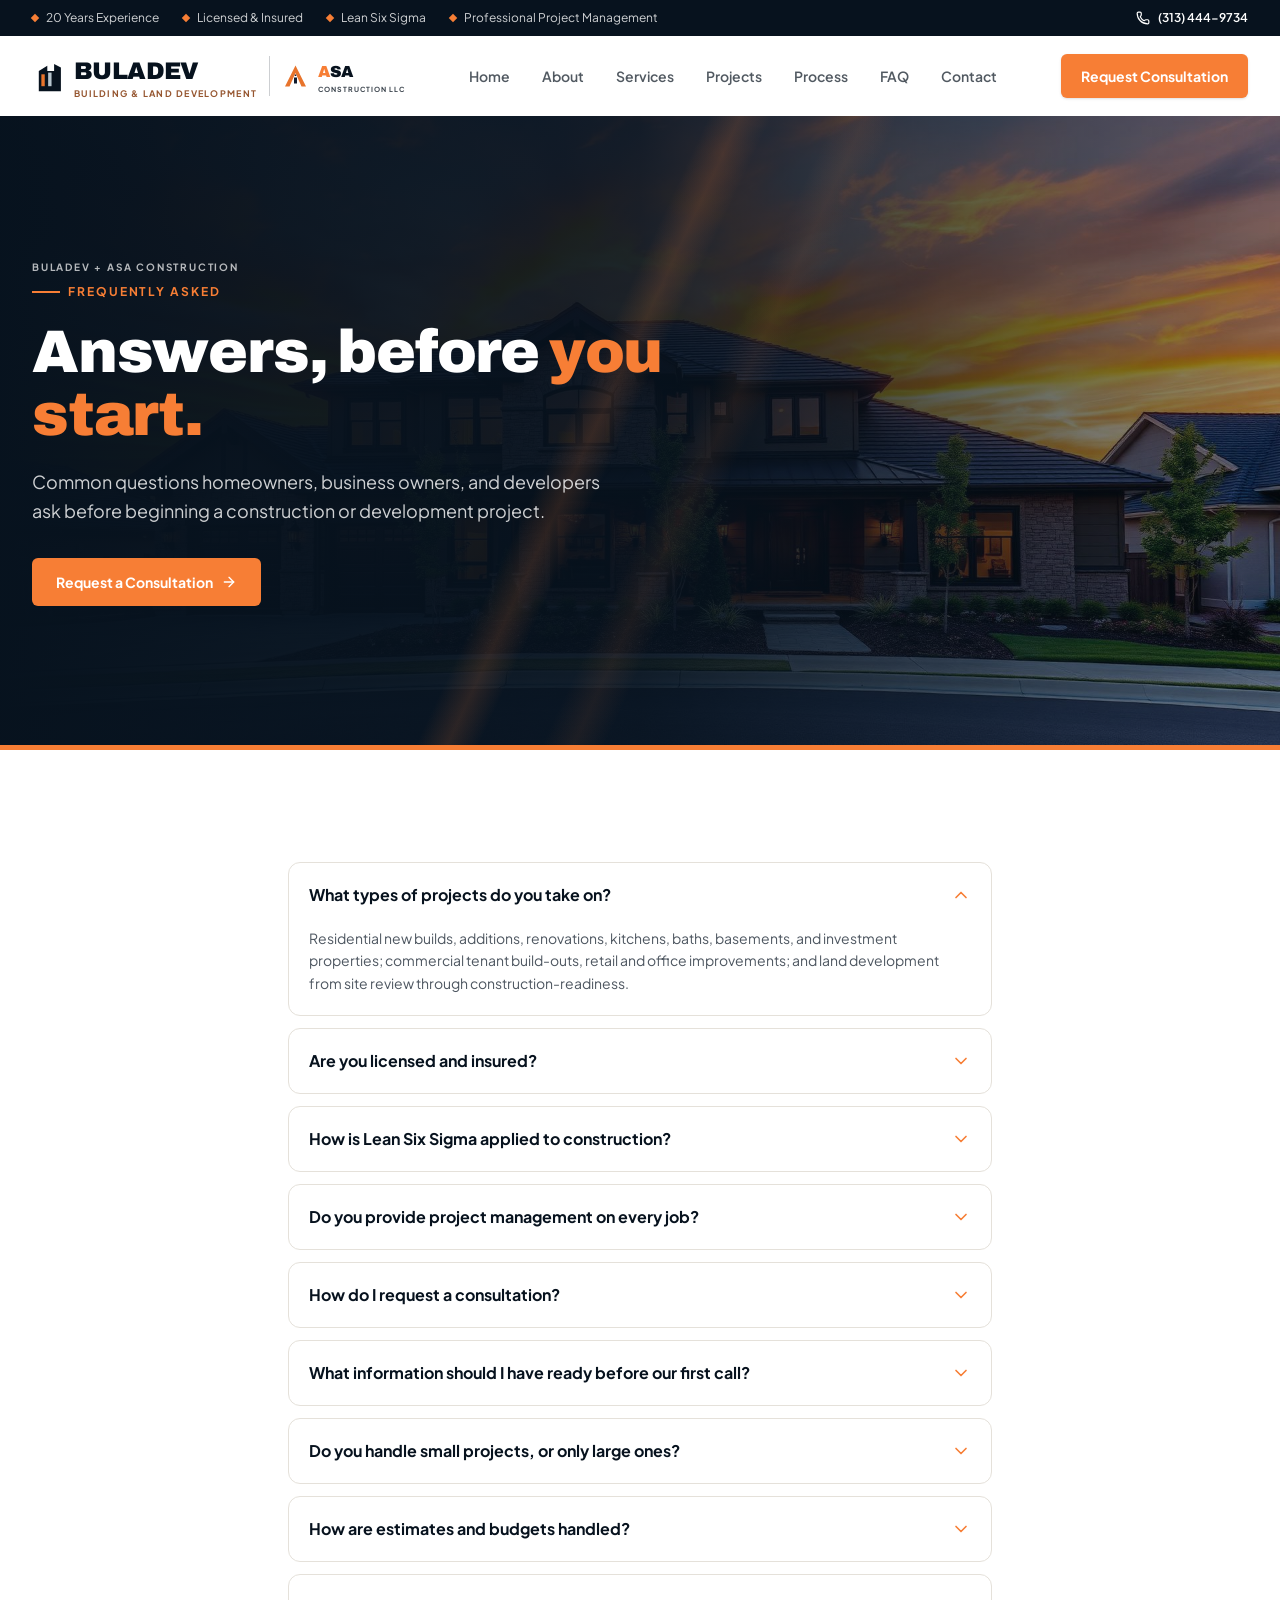
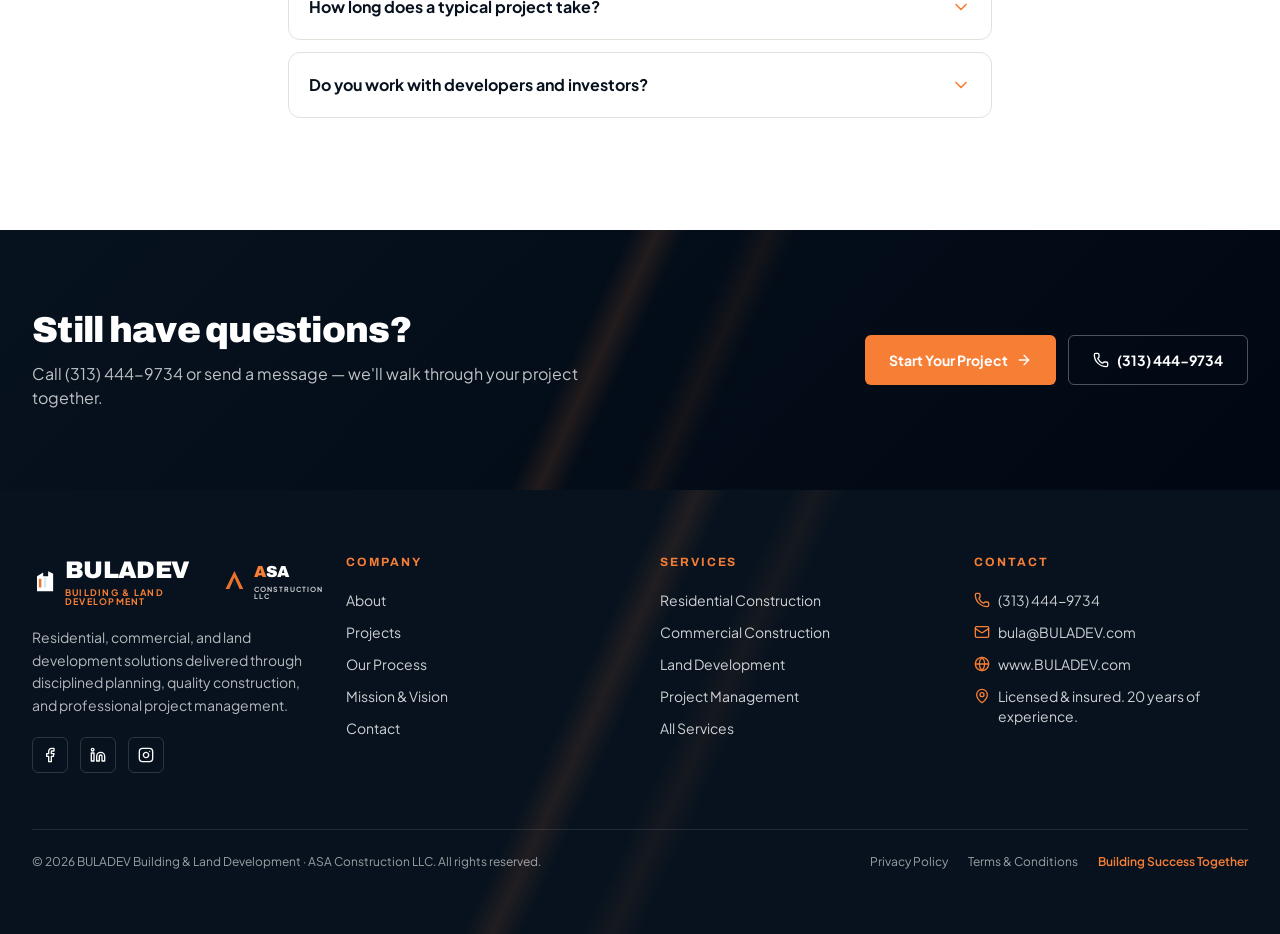
<file: faq.html>
<!DOCTYPE html>
<html lang="en"><head><meta charset="utf-8"/><meta content="width=device-width, initial-scale=1" name="viewport"/><title>Frequently Asked Questions — BULADEV + ASA</title><meta content="BULADEV Building &amp; Land Development" name="author"/><meta content="BULADEV + ASA Construction" property="og:site_name"/><meta content="website" property="og:type"/><meta content="summary_large_image" name="twitter:card"/><meta content="#0F1B2D" name="theme-color"/><meta content="Answers to common questions about residential construction, commercial projects, land development, project management, and working with BULADEV + ASA." name="description"/><meta content="FAQ — BULADEV + ASA" property="og:title"/><meta content="Common questions homeowners and businesses ask before starting a project." property="og:description"/><meta content="/faq" property="og:url"/><link href="/faq" rel="canonical"/><script type="application/ld+json">{"@context":"https://schema.org","@type":"GeneralContractor","name":"BULADEV Building & Land Development","alternateName":"ASA Construction LLC","telephone":"+1-313-444-9734","email":"bula@BULADEV.com","url":"/","slogan":"Building Success Together","description":"Residential, commercial, and land development with 20 years of experience, licensed & insured, Lean Six Sigma certified."}</script><script type="application/ld+json">{"@context":"https://schema.org","@type":"FAQPage","mainEntity":[{"@type":"Question","name":"What types of projects do you take on?","acceptedAnswer":{"@type":"Answer","text":"Residential new builds, additions, renovations, kitchens, baths, basements, and investment properties; commercial tenant build-outs, retail and office improvements; and land development from site review through construction-readiness."}},{"@type":"Question","name":"Are you licensed and insured?","acceptedAnswer":{"@type":"Answer","text":"Yes. BULADEV Building & Land Development and ASA Construction LLC operate as a licensed and insured team with 20 years of construction and development experience."}},{"@type":"Question","name":"How is Lean Six Sigma applied to construction?","acceptedAnswer":{"@type":"Answer","text":"We use Lean Six Sigma thinking to reduce waste, improve coordination, control risk, and keep every project focused on the outcome that matters to the client."}},{"@type":"Question","name":"Do you provide project management on every job?","acceptedAnswer":{"@type":"Answer","text":"Yes. Professional project management is part of every engagement, not a separate add-on — including scope control, schedule awareness, communication, and closeout."}},{"@type":"Question","name":"How do I request a consultation?","acceptedAnswer":{"@type":"Answer","text":"Use the contact form on this site, call (313) 444-9734, or email bula@BULADEV.com. Share the property, type of work, timeline, and any priorities so the conversation starts productively."}},{"@type":"Question","name":"What information should I have ready before our first call?","acceptedAnswer":{"@type":"Answer","text":"A property address, a sense of the work you're considering, your desired timeline, and any priorities or constraints. You don't need formal drawings or a final scope to begin."}},{"@type":"Question","name":"Do you handle small projects, or only large ones?","acceptedAnswer":{"@type":"Answer","text":"Both. We organize projects of different sizes using the same disciplined process — from focused renovations to multi-phase construction and development work."}},{"@type":"Question","name":"How are estimates and budgets handled?","acceptedAnswer":{"@type":"Answer","text":"We provide clear, structured estimates and discuss budget expectations openly. Changes are documented and reviewed so the budget stays understandable throughout the project."}},{"@type":"Question","name":"How long does a typical project take?","acceptedAnswer":{"@type":"Answer","text":"It depends on scope, site conditions, materials, and decision speed. We provide a realistic schedule during planning and update it as conditions change."}},{"@type":"Question","name":"Do you work with developers and investors?","acceptedAnswer":{"@type":"Answer","text":"Yes. Our combined construction + development perspective is well suited to investors, developers, landowners, and property managers planning improvements or new builds."}}]}</script><style type="text/css">[data-sonner-toaster][dir=ltr],html[dir=ltr]{--toast-icon-margin-start:-3px;--toast-icon-margin-end:4px;--toast-svg-margin-start:-1px;--toast-svg-margin-end:0px;--toast-button-margin-start:auto;--toast-button-margin-end:0;--toast-close-button-start:0;--toast-close-button-end:unset;--toast-close-button-transform:translate(-35%, -35%)}[data-sonner-toaster][dir=rtl],html[dir=rtl]{--toast-icon-margin-start:4px;--toast-icon-margin-end:-3px;--toast-svg-margin-start:0px;--toast-svg-margin-end:-1px;--toast-button-margin-start:0;--toast-button-margin-end:auto;--toast-close-button-start:unset;--toast-close-button-end:0;--toast-close-button-transform:translate(35%, -35%)}[data-sonner-toaster]{position:fixed;width:var(--width);font-family:ui-sans-serif,system-ui,-apple-system,BlinkMacSystemFont,Segoe UI,Roboto,Helvetica Neue,Arial,Noto Sans,sans-serif,Apple Color Emoji,Segoe UI Emoji,Segoe UI Symbol,Noto Color Emoji;--gray1:hsl(0, 0%, 99%);--gray2:hsl(0, 0%, 97.3%);--gray3:hsl(0, 0%, 95.1%);--gray4:hsl(0, 0%, 93%);--gray5:hsl(0, 0%, 90.9%);--gray6:hsl(0, 0%, 88.7%);--gray7:hsl(0, 0%, 85.8%);--gray8:hsl(0, 0%, 78%);--gray9:hsl(0, 0%, 56.1%);--gray10:hsl(0, 0%, 52.3%);--gray11:hsl(0, 0%, 43.5%);--gray12:hsl(0, 0%, 9%);--border-radius:8px;box-sizing:border-box;padding:0;margin:0;list-style:none;outline:0;z-index:999999999;transition:transform .4s ease}@media (hover:none) and (pointer:coarse){[data-sonner-toaster][data-lifted=true]{transform:none}}[data-sonner-toaster][data-x-position=right]{right:var(--offset-right)}[data-sonner-toaster][data-x-position=left]{left:var(--offset-left)}[data-sonner-toaster][data-x-position=center]{left:50%;transform:translateX(-50%)}[data-sonner-toaster][data-y-position=top]{top:var(--offset-top)}[data-sonner-toaster][data-y-position=bottom]{bottom:var(--offset-bottom)}[data-sonner-toast]{--y:translateY(100%);--lift-amount:calc(var(--lift) * var(--gap));z-index:var(--z-index);position:absolute;opacity:0;transform:var(--y);touch-action:none;transition:transform .4s,opacity .4s,height .4s,box-shadow .2s;box-sizing:border-box;outline:0;overflow-wrap:anywhere}[data-sonner-toast][data-styled=true]{padding:16px;background:var(--normal-bg);border:1px solid var(--normal-border);color:var(--normal-text);border-radius:var(--border-radius);box-shadow:0 4px 12px rgba(0,0,0,.1);width:var(--width);font-size:13px;display:flex;align-items:center;gap:6px}[data-sonner-toast]:focus-visible{box-shadow:0 4px 12px rgba(0,0,0,.1),0 0 0 2px rgba(0,0,0,.2)}[data-sonner-toast][data-y-position=top]{top:0;--y:translateY(-100%);--lift:1;--lift-amount:calc(1 * var(--gap))}[data-sonner-toast][data-y-position=bottom]{bottom:0;--y:translateY(100%);--lift:-1;--lift-amount:calc(var(--lift) * var(--gap))}[data-sonner-toast][data-styled=true] [data-description]{font-weight:400;line-height:1.4;color:#3f3f3f}[data-rich-colors=true][data-sonner-toast][data-styled=true] [data-description]{color:inherit}[data-sonner-toaster][data-sonner-theme=dark] [data-description]{color:#e8e8e8}[data-sonner-toast][data-styled=true] [data-title]{font-weight:500;line-height:1.5;color:inherit}[data-sonner-toast][data-styled=true] [data-icon]{display:flex;height:16px;width:16px;position:relative;justify-content:flex-start;align-items:center;flex-shrink:0;margin-left:var(--toast-icon-margin-start);margin-right:var(--toast-icon-margin-end)}[data-sonner-toast][data-promise=true] [data-icon]>svg{opacity:0;transform:scale(.8);transform-origin:center;animation:sonner-fade-in .3s ease forwards}[data-sonner-toast][data-styled=true] [data-icon]>*{flex-shrink:0}[data-sonner-toast][data-styled=true] [data-icon] svg{margin-left:var(--toast-svg-margin-start);margin-right:var(--toast-svg-margin-end)}[data-sonner-toast][data-styled=true] [data-content]{display:flex;flex-direction:column;gap:2px}[data-sonner-toast][data-styled=true] [data-button]{border-radius:4px;padding-left:8px;padding-right:8px;height:24px;font-size:12px;color:var(--normal-bg);background:var(--normal-text);margin-left:var(--toast-button-margin-start);margin-right:var(--toast-button-margin-end);border:none;font-weight:500;cursor:pointer;outline:0;display:flex;align-items:center;flex-shrink:0;transition:opacity .4s,box-shadow .2s}[data-sonner-toast][data-styled=true] [data-button]:focus-visible{box-shadow:0 0 0 2px rgba(0,0,0,.4)}[data-sonner-toast][data-styled=true] [data-button]:first-of-type{margin-left:var(--toast-button-margin-start);margin-right:var(--toast-button-margin-end)}[data-sonner-toast][data-styled=true] [data-cancel]{color:var(--normal-text);background:rgba(0,0,0,.08)}[data-sonner-toaster][data-sonner-theme=dark] [data-sonner-toast][data-styled=true] [data-cancel]{background:rgba(255,255,255,.3)}[data-sonner-toast][data-styled=true] [data-close-button]{position:absolute;left:var(--toast-close-button-start);right:var(--toast-close-button-end);top:0;height:20px;width:20px;display:flex;justify-content:center;align-items:center;padding:0;color:var(--gray12);background:var(--normal-bg);border:1px solid var(--gray4);transform:var(--toast-close-button-transform);border-radius:50%;cursor:pointer;z-index:1;transition:opacity .1s,background .2s,border-color .2s}[data-sonner-toast][data-styled=true] [data-close-button]:focus-visible{box-shadow:0 4px 12px rgba(0,0,0,.1),0 0 0 2px rgba(0,0,0,.2)}[data-sonner-toast][data-styled=true] [data-disabled=true]{cursor:not-allowed}[data-sonner-toast][data-styled=true]:hover [data-close-button]:hover{background:var(--gray2);border-color:var(--gray5)}[data-sonner-toast][data-swiping=true]::before{content:'';position:absolute;left:-100%;right:-100%;height:100%;z-index:-1}[data-sonner-toast][data-y-position=top][data-swiping=true]::before{bottom:50%;transform:scaleY(3) translateY(50%)}[data-sonner-toast][data-y-position=bottom][data-swiping=true]::before{top:50%;transform:scaleY(3) translateY(-50%)}[data-sonner-toast][data-swiping=false][data-removed=true]::before{content:'';position:absolute;inset:0;transform:scaleY(2)}[data-sonner-toast][data-expanded=true]::after{content:'';position:absolute;left:0;height:calc(var(--gap) + 1px);bottom:100%;width:100%}[data-sonner-toast][data-mounted=true]{--y:translateY(0);opacity:1}[data-sonner-toast][data-expanded=false][data-front=false]{--scale:var(--toasts-before) * 0.05 + 1;--y:translateY(calc(var(--lift-amount) * var(--toasts-before))) scale(calc(-1 * var(--scale)));height:var(--front-toast-height)}[data-sonner-toast]>*{transition:opacity .4s}[data-sonner-toast][data-x-position=right]{right:0}[data-sonner-toast][data-x-position=left]{left:0}[data-sonner-toast][data-expanded=false][data-front=false][data-styled=true]>*{opacity:0}[data-sonner-toast][data-visible=false]{opacity:0;pointer-events:none}[data-sonner-toast][data-mounted=true][data-expanded=true]{--y:translateY(calc(var(--lift) * var(--offset)));height:var(--initial-height)}[data-sonner-toast][data-removed=true][data-front=true][data-swipe-out=false]{--y:translateY(calc(var(--lift) * -100%));opacity:0}[data-sonner-toast][data-removed=true][data-front=false][data-swipe-out=false][data-expanded=true]{--y:translateY(calc(var(--lift) * var(--offset) + var(--lift) * -100%));opacity:0}[data-sonner-toast][data-removed=true][data-front=false][data-swipe-out=false][data-expanded=false]{--y:translateY(40%);opacity:0;transition:transform .5s,opacity .2s}[data-sonner-toast][data-removed=true][data-front=false]::before{height:calc(var(--initial-height) + 20%)}[data-sonner-toast][data-swiping=true]{transform:var(--y) translateY(var(--swipe-amount-y,0)) translateX(var(--swipe-amount-x,0));transition:none}[data-sonner-toast][data-swiped=true]{user-select:none}[data-sonner-toast][data-swipe-out=true][data-y-position=bottom],[data-sonner-toast][data-swipe-out=true][data-y-position=top]{animation-duration:.2s;animation-timing-function:ease-out;animation-fill-mode:forwards}[data-sonner-toast][data-swipe-out=true][data-swipe-direction=left]{animation-name:swipe-out-left}[data-sonner-toast][data-swipe-out=true][data-swipe-direction=right]{animation-name:swipe-out-right}[data-sonner-toast][data-swipe-out=true][data-swipe-direction=up]{animation-name:swipe-out-up}[data-sonner-toast][data-swipe-out=true][data-swipe-direction=down]{animation-name:swipe-out-down}@keyframes swipe-out-left{from{transform:var(--y) translateX(var(--swipe-amount-x));opacity:1}to{transform:var(--y) translateX(calc(var(--swipe-amount-x) - 100%));opacity:0}}@keyframes swipe-out-right{from{transform:var(--y) translateX(var(--swipe-amount-x));opacity:1}to{transform:var(--y) translateX(calc(var(--swipe-amount-x) + 100%));opacity:0}}@keyframes swipe-out-up{from{transform:var(--y) translateY(var(--swipe-amount-y));opacity:1}to{transform:var(--y) translateY(calc(var(--swipe-amount-y) - 100%));opacity:0}}@keyframes swipe-out-down{from{transform:var(--y) translateY(var(--swipe-amount-y));opacity:1}to{transform:var(--y) translateY(calc(var(--swipe-amount-y) + 100%));opacity:0}}@media (max-width:600px){[data-sonner-toaster]{position:fixed;right:var(--mobile-offset-right);left:var(--mobile-offset-left);width:100%}[data-sonner-toaster][dir=rtl]{left:calc(var(--mobile-offset-left) * -1)}[data-sonner-toaster] [data-sonner-toast]{left:0;right:0;width:calc(100% - var(--mobile-offset-left) * 2)}[data-sonner-toaster][data-x-position=left]{left:var(--mobile-offset-left)}[data-sonner-toaster][data-y-position=bottom]{bottom:var(--mobile-offset-bottom)}[data-sonner-toaster][data-y-position=top]{top:var(--mobile-offset-top)}[data-sonner-toaster][data-x-position=center]{left:var(--mobile-offset-left);right:var(--mobile-offset-right);transform:none}}[data-sonner-toaster][data-sonner-theme=light]{--normal-bg:#fff;--normal-border:var(--gray4);--normal-text:var(--gray12);--success-bg:hsl(143, 85%, 96%);--success-border:hsl(145, 92%, 87%);--success-text:hsl(140, 100%, 27%);--info-bg:hsl(208, 100%, 97%);--info-border:hsl(221, 91%, 93%);--info-text:hsl(210, 92%, 45%);--warning-bg:hsl(49, 100%, 97%);--warning-border:hsl(49, 91%, 84%);--warning-text:hsl(31, 92%, 45%);--error-bg:hsl(359, 100%, 97%);--error-border:hsl(359, 100%, 94%);--error-text:hsl(360, 100%, 45%)}[data-sonner-toaster][data-sonner-theme=light] [data-sonner-toast][data-invert=true]{--normal-bg:#000;--normal-border:hsl(0, 0%, 20%);--normal-text:var(--gray1)}[data-sonner-toaster][data-sonner-theme=dark] [data-sonner-toast][data-invert=true]{--normal-bg:#fff;--normal-border:var(--gray3);--normal-text:var(--gray12)}[data-sonner-toaster][data-sonner-theme=dark]{--normal-bg:#000;--normal-bg-hover:hsl(0, 0%, 12%);--normal-border:hsl(0, 0%, 20%);--normal-border-hover:hsl(0, 0%, 25%);--normal-text:var(--gray1);--success-bg:hsl(150, 100%, 6%);--success-border:hsl(147, 100%, 12%);--success-text:hsl(150, 86%, 65%);--info-bg:hsl(215, 100%, 6%);--info-border:hsl(223, 43%, 17%);--info-text:hsl(216, 87%, 65%);--warning-bg:hsl(64, 100%, 6%);--warning-border:hsl(60, 100%, 9%);--warning-text:hsl(46, 87%, 65%);--error-bg:hsl(358, 76%, 10%);--error-border:hsl(357, 89%, 16%);--error-text:hsl(358, 100%, 81%)}[data-sonner-toaster][data-sonner-theme=dark] [data-sonner-toast] [data-close-button]{background:var(--normal-bg);border-color:var(--normal-border);color:var(--normal-text)}[data-sonner-toaster][data-sonner-theme=dark] [data-sonner-toast] [data-close-button]:hover{background:var(--normal-bg-hover);border-color:var(--normal-border-hover)}[data-rich-colors=true][data-sonner-toast][data-type=success]{background:var(--success-bg);border-color:var(--success-border);color:var(--success-text)}[data-rich-colors=true][data-sonner-toast][data-type=success] [data-close-button]{background:var(--success-bg);border-color:var(--success-border);color:var(--success-text)}[data-rich-colors=true][data-sonner-toast][data-type=info]{background:var(--info-bg);border-color:var(--info-border);color:var(--info-text)}[data-rich-colors=true][data-sonner-toast][data-type=info] [data-close-button]{background:var(--info-bg);border-color:var(--info-border);color:var(--info-text)}[data-rich-colors=true][data-sonner-toast][data-type=warning]{background:var(--warning-bg);border-color:var(--warning-border);color:var(--warning-text)}[data-rich-colors=true][data-sonner-toast][data-type=warning] [data-close-button]{background:var(--warning-bg);border-color:var(--warning-border);color:var(--warning-text)}[data-rich-colors=true][data-sonner-toast][data-type=error]{background:var(--error-bg);border-color:var(--error-border);color:var(--error-text)}[data-rich-colors=true][data-sonner-toast][data-type=error] [data-close-button]{background:var(--error-bg);border-color:var(--error-border);color:var(--error-text)}.sonner-loading-wrapper{--size:16px;height:var(--size);width:var(--size);position:absolute;inset:0;z-index:10}.sonner-loading-wrapper[data-visible=false]{transform-origin:center;animation:sonner-fade-out .2s ease forwards}.sonner-spinner{position:relative;top:50%;left:50%;height:var(--size);width:var(--size)}.sonner-loading-bar{animation:sonner-spin 1.2s linear infinite;background:var(--gray11);border-radius:6px;height:8%;left:-10%;position:absolute;top:-3.9%;width:24%}.sonner-loading-bar:first-child{animation-delay:-1.2s;transform:rotate(.0001deg) translate(146%)}.sonner-loading-bar:nth-child(2){animation-delay:-1.1s;transform:rotate(30deg) translate(146%)}.sonner-loading-bar:nth-child(3){animation-delay:-1s;transform:rotate(60deg) translate(146%)}.sonner-loading-bar:nth-child(4){animation-delay:-.9s;transform:rotate(90deg) translate(146%)}.sonner-loading-bar:nth-child(5){animation-delay:-.8s;transform:rotate(120deg) translate(146%)}.sonner-loading-bar:nth-child(6){animation-delay:-.7s;transform:rotate(150deg) translate(146%)}.sonner-loading-bar:nth-child(7){animation-delay:-.6s;transform:rotate(180deg) translate(146%)}.sonner-loading-bar:nth-child(8){animation-delay:-.5s;transform:rotate(210deg) translate(146%)}.sonner-loading-bar:nth-child(9){animation-delay:-.4s;transform:rotate(240deg) translate(146%)}.sonner-loading-bar:nth-child(10){animation-delay:-.3s;transform:rotate(270deg) translate(146%)}.sonner-loading-bar:nth-child(11){animation-delay:-.2s;transform:rotate(300deg) translate(146%)}.sonner-loading-bar:nth-child(12){animation-delay:-.1s;transform:rotate(330deg) translate(146%)}@keyframes sonner-fade-in{0%{opacity:0;transform:scale(.8)}100%{opacity:1;transform:scale(1)}}@keyframes sonner-fade-out{0%{opacity:1;transform:scale(1)}100%{opacity:0;transform:scale(.8)}}@keyframes sonner-spin{0%{opacity:1}100%{opacity:.15}}@media (prefers-reduced-motion){.sonner-loading-bar,[data-sonner-toast],[data-sonner-toast]>*{transition:none!important;animation:none!important}}.sonner-loader{position:absolute;top:50%;left:50%;transform:translate(-50%,-50%);transform-origin:center;transition:opacity .2s,transform .2s}.sonner-loader[data-visible=false]{opacity:0;transform:scale(.8) translate(-50%,-50%)}</style><link href="assets/bundle.css" rel="stylesheet"/><link href="https://fonts.googleapis.com/css2?family=Archivo:wght@600;700;800;900&amp;family=Plus+Jakarta+Sans:wght@400;500;600;700;800&amp;display=swap" rel="stylesheet"/></head><body><!--$--><div class="flex min-h-screen flex-col bg-background"><div class="hidden md:block bg-ink text-white text-xs"><div class="container-x flex items-center justify-between h-9"><div class="flex items-center gap-6 text-white/80"><span class="flex items-center gap-2"><span class="w-1.5 h-1.5 rotate-45 bg-brand-orange"></span> <!-- -->20 Years Experience</span><span class="flex items-center gap-2"><span class="w-1.5 h-1.5 rotate-45 bg-brand-orange"></span> <!-- -->Licensed &amp; Insured</span><span class="flex items-center gap-2"><span class="w-1.5 h-1.5 rotate-45 bg-brand-orange"></span> <!-- -->Lean Six Sigma</span><span class="flex items-center gap-2"><span class="w-1.5 h-1.5 rotate-45 bg-brand-orange"></span> <!-- -->Professional Project Management</span></div><a class="flex items-center gap-2 font-semibold hover:text-brand-orange transition-colors" href="tel:+13134449734"><svg aria-hidden="true" class="lucide lucide-phone w-3.5 h-3.5" fill="none" height="24" stroke="currentColor" stroke-linecap="round" stroke-linejoin="round" stroke-width="2" viewbox="0 0 24 24" width="24" xmlns="http://www.w3.org/2000/svg"><path d="M13.832 16.568a1 1 0 0 0 1.213-.303l.355-.465A2 2 0 0 1 17 15h3a2 2 0 0 1 2 2v3a2 2 0 0 1-2 2A18 18 0 0 1 2 4a2 2 0 0 1 2-2h3a2 2 0 0 1 2 2v3a2 2 0 0 1-.8 1.6l-.468.351a1 1 0 0 0-.292 1.233 14 14 0 0 0 6.392 6.384"></path></svg> (313) 444-9734</a></div></div><header class="sticky top-0 z-50 transition-all duration-300 bg-white"><div class="container-x flex items-center justify-between h-20"><a class="shrink-0" href="index.html"><div class="flex items-center gap-3"><div class="flex items-center gap-2"><svg aria-hidden="true" class="text-ink" height="34" viewbox="0 0 40 40" width="34"><path d="M8 38 V14 L18 8 L18 14 L26 14 L26 6 L34 10 L34 38 Z" fill="currentColor"></path><rect fill="#E8742C" height="14" width="4" x="11" y="18"></rect><rect fill="#D6E4EE" height="16" opacity="0.85" width="4" x="19" y="16"></rect></svg><div class="flex flex-col leading-none"><span class="font-display text-xl md:text-2xl font-black tracking-tight text-ink">BULADEV</span><span class="text-[8px] md:text-[9px] font-bold tracking-[0.14em] mt-0.5 text-brand-bronze">BUILDING &amp; LAND DEVELOPMENT</span></div></div><div class="hidden sm:block w-px h-10 bg-ink/20"></div><div class="hidden sm:flex items-center gap-1.5"><svg aria-hidden="true" height="30" viewbox="0 0 40 40" width="30"><path d="M4 34 L18 6 L32 34 L26 34 L18 16 L10 34 Z" fill="#E8742C"></path><rect fill="#0F1B2D" height="8" width="4" x="16" y="22"></rect><rect fill="#0F1B2D" height="2" width="2" x="17" y="18"></rect></svg><div class="flex flex-col leading-none"><span class="font-display text-base font-black tracking-tight text-ink"><span class="text-brand-orange">A</span>SA</span><span class="text-[7px] font-bold tracking-[0.14em] mt-0.5 text-ink opacity-80">CONSTRUCTION LLC</span></div></div></div></a><nav class="hidden lg:flex items-center gap-8"><a class="text-sm font-semibold text-ink/70 hover:text-brand-orange transition-colors" href="index.html">Home</a><a class="text-sm font-semibold text-ink/70 hover:text-brand-orange transition-colors" href="about.html">About</a><a class="text-sm font-semibold text-ink/70 hover:text-brand-orange transition-colors" href="services.html">Services</a><a class="text-sm font-semibold text-ink/70 hover:text-brand-orange transition-colors" href="projects.html">Projects</a><a class="text-sm font-semibold text-ink/70 hover:text-brand-orange transition-colors" href="process.html">Process</a><a aria-current="page" class="text-sm font-semibold text-ink/70 hover:text-brand-orange transition-colors text-brand-orange" data-status="active" href="faq.html">FAQ</a><a class="text-sm font-semibold text-ink/70 hover:text-brand-orange transition-colors" href="contact.html">Contact</a></nav><div class="flex items-center gap-2"><a class="hidden sm:inline-flex items-center justify-center rounded-md bg-brand-orange hover:bg-brand-orange-deep transition-colors px-5 py-3 text-sm font-bold text-white shadow-sm" href="contact.html">Request Consultation</a><button aria-label="Open menu" class="lg:hidden grid place-items-center w-11 h-11 rounded-md border border-border text-ink" type="button"><svg aria-hidden="true" class="lucide lucide-menu w-5 h-5" fill="none" height="24" stroke="currentColor" stroke-linecap="round" stroke-linejoin="round" stroke-width="2" viewbox="0 0 24 24" width="24" xmlns="http://www.w3.org/2000/svg"><path d="M4 5h16"></path><path d="M4 12h16"></path><path d="M4 19h16"></path></svg></button></div></div></header><main class="flex-1"><section class="relative isolate overflow-hidden bg-ink text-white"><img alt="" aria-hidden="true" class="absolute inset-0 h-full w-full object-cover opacity-60" src="assets/7fdf9eca_hero-residential.jpg"/><div class="absolute inset-0 bg-gradient-to-r from-ink via-ink/85 to-transparent"></div><div class="orange-slash opacity-80"></div><div class="absolute -bottom-px left-0 right-0 h-1.5 bg-brand-orange"></div><div class="container-x relative py-24 md:py-36"><p class="text-[10px] tracking-[0.18em] font-bold uppercase text-white/70">BULADEV + ASA Construction</p><p class="mt-2 eyebrow text-brand-orange">Frequently Asked</p><h1 class="mt-5 max-w-3xl font-display text-4xl md:text-6xl font-black leading-[1.05]">Answers, before <span class="text-brand-orange">you start.</span></h1><p class="mt-5 max-w-xl text-base md:text-lg text-white/80 leading-relaxed">Common questions homeowners, business owners, and developers ask before beginning a construction or development project.</p><div class="mt-8 flex flex-wrap items-center gap-3"><a class="inline-flex items-center gap-2 rounded-md bg-brand-orange hover:bg-brand-orange-deep transition-colors px-6 py-3.5 text-sm font-bold text-white" href="contact.html">Request a Consultation<!-- --> <svg aria-hidden="true" class="lucide lucide-arrow-right w-4 h-4" fill="none" height="24" stroke="currentColor" stroke-linecap="round" stroke-linejoin="round" stroke-width="2" viewbox="0 0 24 24" width="24" xmlns="http://www.w3.org/2000/svg"><path d="M5 12h14"></path><path d="m12 5 7 7-7 7"></path></svg></a></div></div></section><section class="py-20 md:py-28"><div class="container-x max-w-3xl"><div class="space-y-3"><div class="rounded-xl border border-border bg-white overflow-hidden"><button class="flex w-full items-center justify-between gap-4 p-5 text-left" type="button"><span class="font-bold text-ink">What types of projects do you take on?</span><svg aria-hidden="true" class="lucide lucide-chevron-down w-5 h-5 text-brand-orange shrink-0 transition-transform rotate-180" fill="none" height="24" stroke="currentColor" stroke-linecap="round" stroke-linejoin="round" stroke-width="2" viewbox="0 0 24 24" width="24" xmlns="http://www.w3.org/2000/svg"><path d="m6 9 6 6 6-6"></path></svg></button><div class="px-5 pb-5 text-sm text-muted-foreground leading-relaxed">Residential new builds, additions, renovations, kitchens, baths, basements, and investment properties; commercial tenant build-outs, retail and office improvements; and land development from site review through construction-readiness.</div></div><div class="rounded-xl border border-border bg-white overflow-hidden"><button class="flex w-full items-center justify-between gap-4 p-5 text-left" type="button"><span class="font-bold text-ink">Are you licensed and insured?</span><svg aria-hidden="true" class="lucide lucide-chevron-down w-5 h-5 text-brand-orange shrink-0 transition-transform" fill="none" height="24" stroke="currentColor" stroke-linecap="round" stroke-linejoin="round" stroke-width="2" viewbox="0 0 24 24" width="24" xmlns="http://www.w3.org/2000/svg"><path d="m6 9 6 6 6-6"></path></svg></button></div><div class="rounded-xl border border-border bg-white overflow-hidden"><button class="flex w-full items-center justify-between gap-4 p-5 text-left" type="button"><span class="font-bold text-ink">How is Lean Six Sigma applied to construction?</span><svg aria-hidden="true" class="lucide lucide-chevron-down w-5 h-5 text-brand-orange shrink-0 transition-transform" fill="none" height="24" stroke="currentColor" stroke-linecap="round" stroke-linejoin="round" stroke-width="2" viewbox="0 0 24 24" width="24" xmlns="http://www.w3.org/2000/svg"><path d="m6 9 6 6 6-6"></path></svg></button></div><div class="rounded-xl border border-border bg-white overflow-hidden"><button class="flex w-full items-center justify-between gap-4 p-5 text-left" type="button"><span class="font-bold text-ink">Do you provide project management on every job?</span><svg aria-hidden="true" class="lucide lucide-chevron-down w-5 h-5 text-brand-orange shrink-0 transition-transform" fill="none" height="24" stroke="currentColor" stroke-linecap="round" stroke-linejoin="round" stroke-width="2" viewbox="0 0 24 24" width="24" xmlns="http://www.w3.org/2000/svg"><path d="m6 9 6 6 6-6"></path></svg></button></div><div class="rounded-xl border border-border bg-white overflow-hidden"><button class="flex w-full items-center justify-between gap-4 p-5 text-left" type="button"><span class="font-bold text-ink">How do I request a consultation?</span><svg aria-hidden="true" class="lucide lucide-chevron-down w-5 h-5 text-brand-orange shrink-0 transition-transform" fill="none" height="24" stroke="currentColor" stroke-linecap="round" stroke-linejoin="round" stroke-width="2" viewbox="0 0 24 24" width="24" xmlns="http://www.w3.org/2000/svg"><path d="m6 9 6 6 6-6"></path></svg></button></div><div class="rounded-xl border border-border bg-white overflow-hidden"><button class="flex w-full items-center justify-between gap-4 p-5 text-left" type="button"><span class="font-bold text-ink">What information should I have ready before our first call?</span><svg aria-hidden="true" class="lucide lucide-chevron-down w-5 h-5 text-brand-orange shrink-0 transition-transform" fill="none" height="24" stroke="currentColor" stroke-linecap="round" stroke-linejoin="round" stroke-width="2" viewbox="0 0 24 24" width="24" xmlns="http://www.w3.org/2000/svg"><path d="m6 9 6 6 6-6"></path></svg></button></div><div class="rounded-xl border border-border bg-white overflow-hidden"><button class="flex w-full items-center justify-between gap-4 p-5 text-left" type="button"><span class="font-bold text-ink">Do you handle small projects, or only large ones?</span><svg aria-hidden="true" class="lucide lucide-chevron-down w-5 h-5 text-brand-orange shrink-0 transition-transform" fill="none" height="24" stroke="currentColor" stroke-linecap="round" stroke-linejoin="round" stroke-width="2" viewbox="0 0 24 24" width="24" xmlns="http://www.w3.org/2000/svg"><path d="m6 9 6 6 6-6"></path></svg></button></div><div class="rounded-xl border border-border bg-white overflow-hidden"><button class="flex w-full items-center justify-between gap-4 p-5 text-left" type="button"><span class="font-bold text-ink">How are estimates and budgets handled?</span><svg aria-hidden="true" class="lucide lucide-chevron-down w-5 h-5 text-brand-orange shrink-0 transition-transform" fill="none" height="24" stroke="currentColor" stroke-linecap="round" stroke-linejoin="round" stroke-width="2" viewbox="0 0 24 24" width="24" xmlns="http://www.w3.org/2000/svg"><path d="m6 9 6 6 6-6"></path></svg></button></div><div class="rounded-xl border border-border bg-white overflow-hidden"><button class="flex w-full items-center justify-between gap-4 p-5 text-left" type="button"><span class="font-bold text-ink">How long does a typical project take?</span><svg aria-hidden="true" class="lucide lucide-chevron-down w-5 h-5 text-brand-orange shrink-0 transition-transform" fill="none" height="24" stroke="currentColor" stroke-linecap="round" stroke-linejoin="round" stroke-width="2" viewbox="0 0 24 24" width="24" xmlns="http://www.w3.org/2000/svg"><path d="m6 9 6 6 6-6"></path></svg></button></div><div class="rounded-xl border border-border bg-white overflow-hidden"><button class="flex w-full items-center justify-between gap-4 p-5 text-left" type="button"><span class="font-bold text-ink">Do you work with developers and investors?</span><svg aria-hidden="true" class="lucide lucide-chevron-down w-5 h-5 text-brand-orange shrink-0 transition-transform" fill="none" height="24" stroke="currentColor" stroke-linecap="round" stroke-linejoin="round" stroke-width="2" viewbox="0 0 24 24" width="24" xmlns="http://www.w3.org/2000/svg"><path d="m6 9 6 6 6-6"></path></svg></button></div></div></div></section><section class="relative ink-section"><div class="orange-slash opacity-70"></div><div class="container-x relative py-16 md:py-20 grid gap-8 md:grid-cols-[1fr_auto] items-center"><div><h2 class="font-display text-3xl md:text-4xl font-black text-white max-w-2xl">Still have questions?</h2><p class="mt-3 text-white/75 max-w-xl">Call (313) 444-9734 or send a message — we'll walk through your project together.</p></div><div class="flex flex-wrap gap-3"><a class="inline-flex items-center gap-2 rounded-md bg-brand-orange hover:bg-brand-orange-deep transition-colors px-6 py-3.5 text-sm font-bold text-white" href="contact.html">Start Your Project<!-- --> <svg aria-hidden="true" class="lucide lucide-arrow-right w-4 h-4" fill="none" height="24" stroke="currentColor" stroke-linecap="round" stroke-linejoin="round" stroke-width="2" viewbox="0 0 24 24" width="24" xmlns="http://www.w3.org/2000/svg"><path d="M5 12h14"></path><path d="m12 5 7 7-7 7"></path></svg></a><a class="inline-flex items-center gap-2 rounded-md border border-white/30 hover:border-brand-orange hover:text-brand-orange transition-colors px-6 py-3.5 text-sm font-bold text-white" href="tel:+13134449734"><svg aria-hidden="true" class="lucide lucide-phone w-4 h-4" fill="none" height="24" stroke="currentColor" stroke-linecap="round" stroke-linejoin="round" stroke-width="2" viewbox="0 0 24 24" width="24" xmlns="http://www.w3.org/2000/svg"><path d="M13.832 16.568a1 1 0 0 0 1.213-.303l.355-.465A2 2 0 0 1 17 15h3a2 2 0 0 1 2 2v3a2 2 0 0 1-2 2A18 18 0 0 1 2 4a2 2 0 0 1 2-2h3a2 2 0 0 1 2 2v3a2 2 0 0 1-.8 1.6l-.468.351a1 1 0 0 0-.292 1.233 14 14 0 0 0 6.392 6.384"></path></svg> (313) 444-9734</a></div></div></section></main><footer class="bg-ink text-white relative overflow-hidden"><div class="orange-slash opacity-60"></div><div class="container-x relative py-16"><div class="grid gap-10 md:grid-cols-2 lg:grid-cols-4"><div><div class="flex items-center gap-3"><div class="flex items-center gap-2"><svg aria-hidden="true" class="text-white" height="34" viewbox="0 0 40 40" width="34"><path d="M8 38 V14 L18 8 L18 14 L26 14 L26 6 L34 10 L34 38 Z" fill="#ffffff"></path><rect fill="#E8742C" height="14" width="4" x="11" y="18"></rect><rect fill="#D6E4EE" height="16" opacity="0.85" width="4" x="19" y="16"></rect></svg><div class="flex flex-col leading-none"><span class="font-display text-xl md:text-2xl font-black tracking-tight text-white">BULADEV</span><span class="text-[8px] md:text-[9px] font-bold tracking-[0.14em] mt-0.5 text-brand-orange">BUILDING &amp; LAND DEVELOPMENT</span></div></div><div class="hidden sm:block w-px h-10 bg-white/30"></div><div class="hidden sm:flex items-center gap-1.5"><svg aria-hidden="true" height="30" viewbox="0 0 40 40" width="30"><path d="M4 34 L18 6 L32 34 L26 34 L18 16 L10 34 Z" fill="#E8742C"></path><rect fill="#0F1B2D" height="8" width="4" x="16" y="22"></rect><rect fill="#0F1B2D" height="2" width="2" x="17" y="18"></rect></svg><div class="flex flex-col leading-none"><span class="font-display text-base font-black tracking-tight text-white"><span class="text-brand-orange">A</span>SA</span><span class="text-[7px] font-bold tracking-[0.14em] mt-0.5 text-white opacity-80">CONSTRUCTION LLC</span></div></div></div><p class="mt-5 text-sm text-white/70 leading-relaxed">Residential, commercial, and land development solutions delivered through disciplined planning, quality construction, and professional project management.</p><div class="mt-5 flex gap-3"><a aria-label="Social link" class="grid place-items-center w-9 h-9 rounded-md border border-white/15 hover:border-brand-orange hover:text-brand-orange transition-colors" href="#"><svg aria-hidden="true" class="lucide lucide-facebook w-4 h-4" fill="none" height="24" stroke="currentColor" stroke-linecap="round" stroke-linejoin="round" stroke-width="2" viewbox="0 0 24 24" width="24" xmlns="http://www.w3.org/2000/svg"><path d="M18 2h-3a5 5 0 0 0-5 5v3H7v4h3v8h4v-8h3l1-4h-4V7a1 1 0 0 1 1-1h3z"></path></svg></a><a aria-label="Social link" class="grid place-items-center w-9 h-9 rounded-md border border-white/15 hover:border-brand-orange hover:text-brand-orange transition-colors" href="#"><svg aria-hidden="true" class="lucide lucide-linkedin w-4 h-4" fill="none" height="24" stroke="currentColor" stroke-linecap="round" stroke-linejoin="round" stroke-width="2" viewbox="0 0 24 24" width="24" xmlns="http://www.w3.org/2000/svg"><path d="M16 8a6 6 0 0 1 6 6v7h-4v-7a2 2 0 0 0-2-2 2 2 0 0 0-2 2v7h-4v-7a6 6 0 0 1 6-6z"></path><rect height="12" width="4" x="2" y="9"></rect><circle cx="4" cy="4" r="2"></circle></svg></a><a aria-label="Social link" class="grid place-items-center w-9 h-9 rounded-md border border-white/15 hover:border-brand-orange hover:text-brand-orange transition-colors" href="#"><svg aria-hidden="true" class="lucide lucide-instagram w-4 h-4" fill="none" height="24" stroke="currentColor" stroke-linecap="round" stroke-linejoin="round" stroke-width="2" viewbox="0 0 24 24" width="24" xmlns="http://www.w3.org/2000/svg"><rect height="20" rx="5" ry="5" width="20" x="2" y="2"></rect><path d="M16 11.37A4 4 0 1 1 12.63 8 4 4 0 0 1 16 11.37z"></path><line x1="17.5" x2="17.51" y1="6.5" y2="6.5"></line></svg></a></div></div><div><h4 class="text-xs font-bold tracking-[0.16em] text-brand-orange uppercase">Company</h4><ul class="mt-5 space-y-3 text-sm text-white/80"><li><a class="hover:text-brand-orange" href="about.html">About</a></li><li><a class="hover:text-brand-orange" href="projects.html">Projects</a></li><li><a class="hover:text-brand-orange" href="process.html">Our Process</a></li><li><a class="hover:text-brand-orange" href="mission-vision.html">Mission &amp; Vision</a></li><li><a class="hover:text-brand-orange" href="contact.html">Contact</a></li></ul></div><div><h4 class="text-xs font-bold tracking-[0.16em] text-brand-orange uppercase">Services</h4><ul class="mt-5 space-y-3 text-sm text-white/80"><li><a class="hover:text-brand-orange" href="services-residential.html">Residential Construction</a></li><li><a class="hover:text-brand-orange" href="services-commercial.html">Commercial Construction</a></li><li><a class="hover:text-brand-orange" href="services-land-development.html">Land Development</a></li><li><a class="hover:text-brand-orange" href="services-project-management.html">Project Management</a></li><li><a class="hover:text-brand-orange" href="services.html">All Services</a></li></ul></div><div><h4 class="text-xs font-bold tracking-[0.16em] text-brand-orange uppercase">Contact</h4><ul class="mt-5 space-y-3 text-sm text-white/80"><li class="flex items-start gap-2"><svg aria-hidden="true" class="lucide lucide-phone w-4 h-4 mt-0.5 text-brand-orange shrink-0" fill="none" height="24" stroke="currentColor" stroke-linecap="round" stroke-linejoin="round" stroke-width="2" viewbox="0 0 24 24" width="24" xmlns="http://www.w3.org/2000/svg"><path d="M13.832 16.568a1 1 0 0 0 1.213-.303l.355-.465A2 2 0 0 1 17 15h3a2 2 0 0 1 2 2v3a2 2 0 0 1-2 2A18 18 0 0 1 2 4a2 2 0 0 1 2-2h3a2 2 0 0 1 2 2v3a2 2 0 0 1-.8 1.6l-.468.351a1 1 0 0 0-.292 1.233 14 14 0 0 0 6.392 6.384"></path></svg> <a class="hover:text-brand-orange" href="tel:+13134449734">(313) 444-9734</a></li><li class="flex items-start gap-2"><svg aria-hidden="true" class="lucide lucide-mail w-4 h-4 mt-0.5 text-brand-orange shrink-0" fill="none" height="24" stroke="currentColor" stroke-linecap="round" stroke-linejoin="round" stroke-width="2" viewbox="0 0 24 24" width="24" xmlns="http://www.w3.org/2000/svg"><path d="m22 7-8.991 5.727a2 2 0 0 1-2.009 0L2 7"></path><rect height="16" rx="2" width="20" x="2" y="4"></rect></svg> <a class="hover:text-brand-orange" href="mailto:bula@BULADEV.com">bula@BULADEV.com</a></li><li class="flex items-start gap-2"><svg aria-hidden="true" class="lucide lucide-globe w-4 h-4 mt-0.5 text-brand-orange shrink-0" fill="none" height="24" stroke="currentColor" stroke-linecap="round" stroke-linejoin="round" stroke-width="2" viewbox="0 0 24 24" width="24" xmlns="http://www.w3.org/2000/svg"><circle cx="12" cy="12" r="10"></circle><path d="M12 2a14.5 14.5 0 0 0 0 20 14.5 14.5 0 0 0 0-20"></path><path d="M2 12h20"></path></svg> www.BULADEV.com</li><li class="flex items-start gap-2"><svg aria-hidden="true" class="lucide lucide-map-pin w-4 h-4 mt-0.5 text-brand-orange shrink-0" fill="none" height="24" stroke="currentColor" stroke-linecap="round" stroke-linejoin="round" stroke-width="2" viewbox="0 0 24 24" width="24" xmlns="http://www.w3.org/2000/svg"><path d="M20 10c0 4.993-5.539 10.193-7.399 11.799a1 1 0 0 1-1.202 0C9.539 20.193 4 14.993 4 10a8 8 0 0 1 16 0"></path><circle cx="12" cy="10" r="3"></circle></svg> Licensed &amp; insured. 20 years of experience.</li></ul></div></div><div class="mt-14 pt-6 border-t border-white/10 flex flex-col md:flex-row items-center justify-between gap-4 text-xs text-white/60"><p>© <!-- -->2026<!-- --> BULADEV Building &amp; Land Development · ASA Construction LLC. All rights reserved.</p><div class="flex items-center gap-5"><a class="hover:text-brand-orange" href="privacy.html">Privacy Policy</a><a class="hover:text-brand-orange" href="terms.html">Terms &amp; Conditions</a><span class="text-brand-orange font-semibold">Building Success Together</span></div></div></div></footer><button aria-label="Back to top" class="fixed bottom-6 right-6 z-40 grid place-items-center w-11 h-11 rounded-full bg-brand-orange text-white shadow-lg transition-all opacity-0 translate-y-3 pointer-events-none" type="button"><svg aria-hidden="true" class="lucide lucide-arrow-up w-5 h-5" fill="none" height="24" stroke="currentColor" stroke-linecap="round" stroke-linejoin="round" stroke-width="2" viewbox="0 0 24 24" width="24" xmlns="http://www.w3.org/2000/svg"><path d="m5 12 7-7 7 7"></path><path d="M12 19V5"></path></svg></button><section aria-atomic="false" aria-label="Notifications alt+T" aria-live="polite" aria-relevant="additions text" tabindex="-1"></section></div><!--/$--><script>
document.addEventListener('DOMContentLoaded',function(){
  var btn=document.querySelector('[data-mobile-toggle]');
  var menu=document.querySelector('[data-mobile-menu]');
  if(btn&&menu){btn.addEventListener('click',function(){menu.classList.toggle('hidden');});}
  var top=document.querySelector('[data-back-to-top]');
  function tg(show){if(!top)return;if(show){top.style.opacity='1';top.style.pointerEvents='auto';top.style.transform='translateY(0)';}else{top.style.opacity='0';top.style.pointerEvents='none';top.style.transform='translateY(12px)';}}
  if(top){tg(false);window.addEventListener('scroll',function(){tg(window.scrollY>600);});top.addEventListener('click',function(){window.scrollTo({top:0,behavior:'smooth'});});}
});
</script></body></html>
</file>
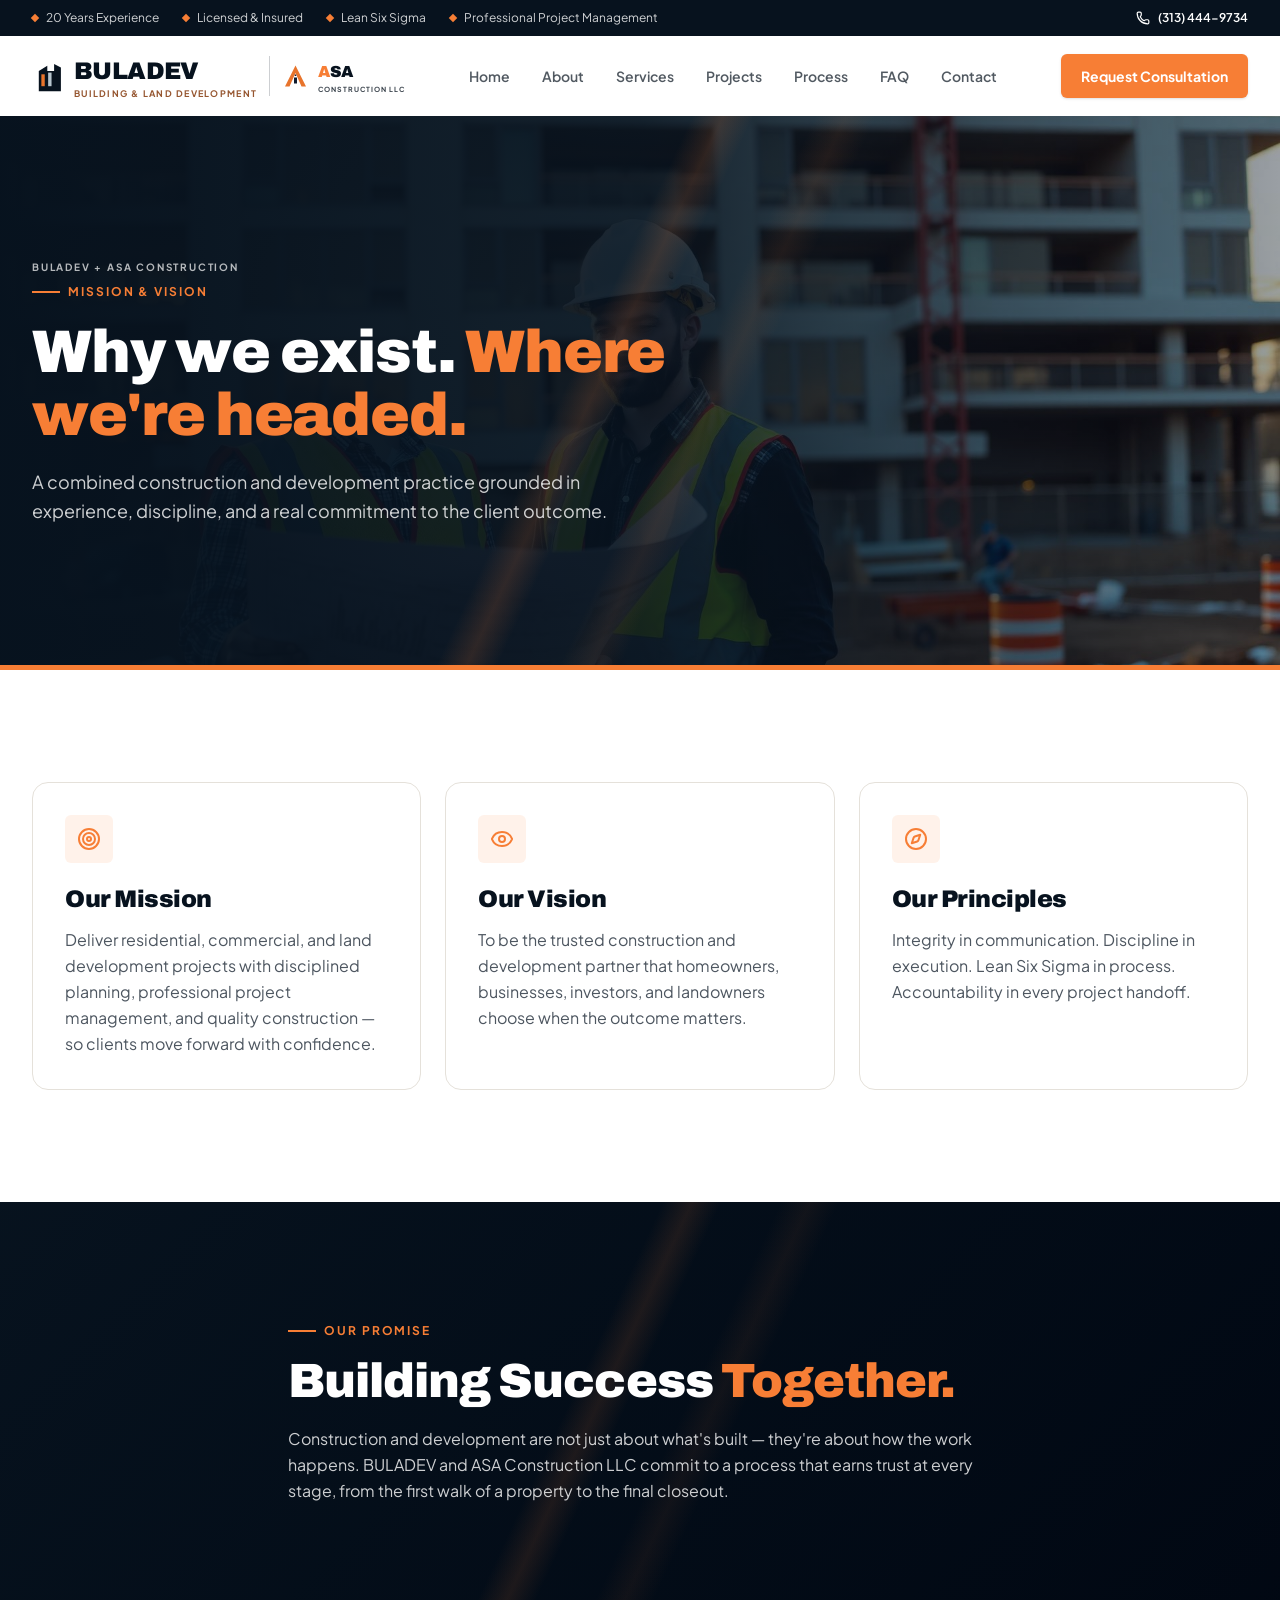
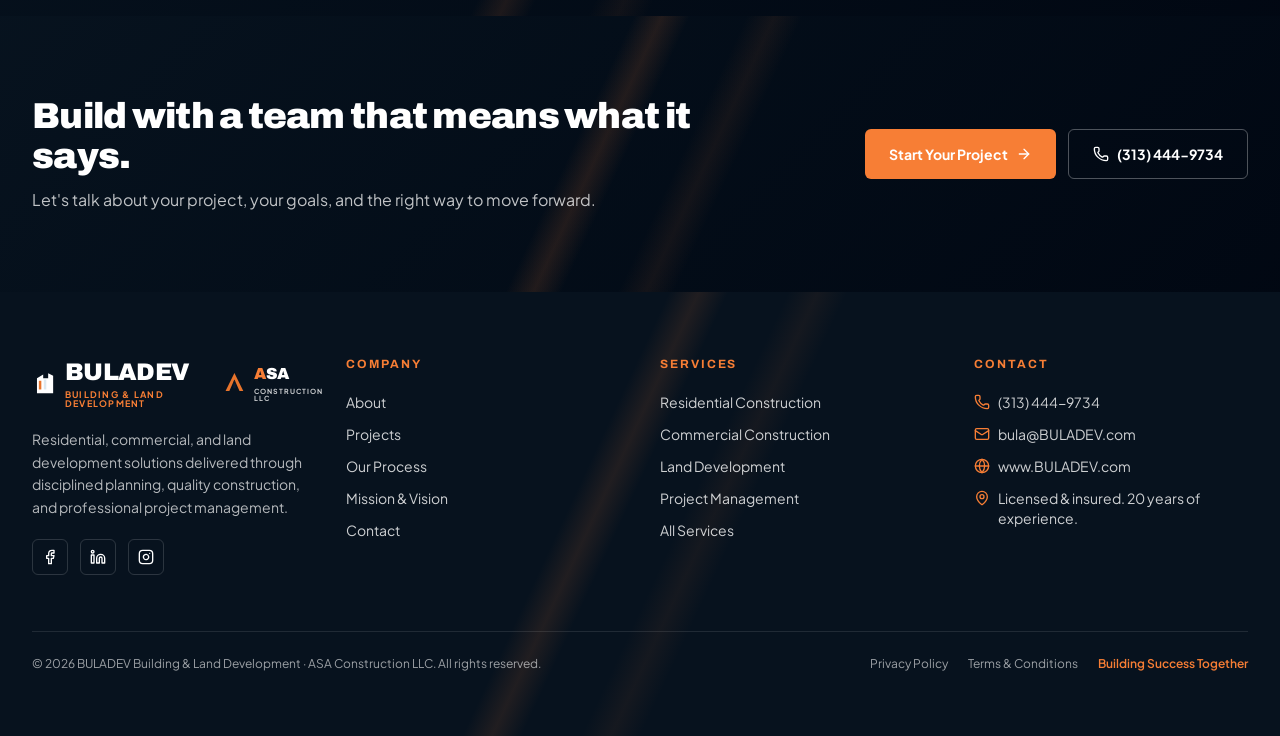
<file: mission-vision.html>
<!DOCTYPE html>
<html lang="en"><head><meta charset="utf-8"/><meta content="width=device-width, initial-scale=1" name="viewport"/><title>Mission &amp; Vision — BULADEV + ASA</title><meta content="BULADEV Building &amp; Land Development" name="author"/><meta content="BULADEV + ASA Construction" property="og:site_name"/><meta content="website" property="og:type"/><meta content="summary_large_image" name="twitter:card"/><meta content="#0F1B2D" name="theme-color"/><meta content="Our mission is to deliver disciplined construction and land development outcomes. Our vision is a partnership built on experience and process." name="description"/><meta content="Mission &amp; Vision" property="og:title"/><meta content="Building Success Together — our mission, vision, and guiding principles." property="og:description"/><meta content="/mission-vision" property="og:url"/><link href="/mission-vision" rel="canonical"/><script type="application/ld+json">{"@context":"https://schema.org","@type":"GeneralContractor","name":"BULADEV Building & Land Development","alternateName":"ASA Construction LLC","telephone":"+1-313-444-9734","email":"bula@BULADEV.com","url":"/","slogan":"Building Success Together","description":"Residential, commercial, and land development with 20 years of experience, licensed & insured, Lean Six Sigma certified."}</script><style type="text/css">[data-sonner-toaster][dir=ltr],html[dir=ltr]{--toast-icon-margin-start:-3px;--toast-icon-margin-end:4px;--toast-svg-margin-start:-1px;--toast-svg-margin-end:0px;--toast-button-margin-start:auto;--toast-button-margin-end:0;--toast-close-button-start:0;--toast-close-button-end:unset;--toast-close-button-transform:translate(-35%, -35%)}[data-sonner-toaster][dir=rtl],html[dir=rtl]{--toast-icon-margin-start:4px;--toast-icon-margin-end:-3px;--toast-svg-margin-start:0px;--toast-svg-margin-end:-1px;--toast-button-margin-start:0;--toast-button-margin-end:auto;--toast-close-button-start:unset;--toast-close-button-end:0;--toast-close-button-transform:translate(35%, -35%)}[data-sonner-toaster]{position:fixed;width:var(--width);font-family:ui-sans-serif,system-ui,-apple-system,BlinkMacSystemFont,Segoe UI,Roboto,Helvetica Neue,Arial,Noto Sans,sans-serif,Apple Color Emoji,Segoe UI Emoji,Segoe UI Symbol,Noto Color Emoji;--gray1:hsl(0, 0%, 99%);--gray2:hsl(0, 0%, 97.3%);--gray3:hsl(0, 0%, 95.1%);--gray4:hsl(0, 0%, 93%);--gray5:hsl(0, 0%, 90.9%);--gray6:hsl(0, 0%, 88.7%);--gray7:hsl(0, 0%, 85.8%);--gray8:hsl(0, 0%, 78%);--gray9:hsl(0, 0%, 56.1%);--gray10:hsl(0, 0%, 52.3%);--gray11:hsl(0, 0%, 43.5%);--gray12:hsl(0, 0%, 9%);--border-radius:8px;box-sizing:border-box;padding:0;margin:0;list-style:none;outline:0;z-index:999999999;transition:transform .4s ease}@media (hover:none) and (pointer:coarse){[data-sonner-toaster][data-lifted=true]{transform:none}}[data-sonner-toaster][data-x-position=right]{right:var(--offset-right)}[data-sonner-toaster][data-x-position=left]{left:var(--offset-left)}[data-sonner-toaster][data-x-position=center]{left:50%;transform:translateX(-50%)}[data-sonner-toaster][data-y-position=top]{top:var(--offset-top)}[data-sonner-toaster][data-y-position=bottom]{bottom:var(--offset-bottom)}[data-sonner-toast]{--y:translateY(100%);--lift-amount:calc(var(--lift) * var(--gap));z-index:var(--z-index);position:absolute;opacity:0;transform:var(--y);touch-action:none;transition:transform .4s,opacity .4s,height .4s,box-shadow .2s;box-sizing:border-box;outline:0;overflow-wrap:anywhere}[data-sonner-toast][data-styled=true]{padding:16px;background:var(--normal-bg);border:1px solid var(--normal-border);color:var(--normal-text);border-radius:var(--border-radius);box-shadow:0 4px 12px rgba(0,0,0,.1);width:var(--width);font-size:13px;display:flex;align-items:center;gap:6px}[data-sonner-toast]:focus-visible{box-shadow:0 4px 12px rgba(0,0,0,.1),0 0 0 2px rgba(0,0,0,.2)}[data-sonner-toast][data-y-position=top]{top:0;--y:translateY(-100%);--lift:1;--lift-amount:calc(1 * var(--gap))}[data-sonner-toast][data-y-position=bottom]{bottom:0;--y:translateY(100%);--lift:-1;--lift-amount:calc(var(--lift) * var(--gap))}[data-sonner-toast][data-styled=true] [data-description]{font-weight:400;line-height:1.4;color:#3f3f3f}[data-rich-colors=true][data-sonner-toast][data-styled=true] [data-description]{color:inherit}[data-sonner-toaster][data-sonner-theme=dark] [data-description]{color:#e8e8e8}[data-sonner-toast][data-styled=true] [data-title]{font-weight:500;line-height:1.5;color:inherit}[data-sonner-toast][data-styled=true] [data-icon]{display:flex;height:16px;width:16px;position:relative;justify-content:flex-start;align-items:center;flex-shrink:0;margin-left:var(--toast-icon-margin-start);margin-right:var(--toast-icon-margin-end)}[data-sonner-toast][data-promise=true] [data-icon]>svg{opacity:0;transform:scale(.8);transform-origin:center;animation:sonner-fade-in .3s ease forwards}[data-sonner-toast][data-styled=true] [data-icon]>*{flex-shrink:0}[data-sonner-toast][data-styled=true] [data-icon] svg{margin-left:var(--toast-svg-margin-start);margin-right:var(--toast-svg-margin-end)}[data-sonner-toast][data-styled=true] [data-content]{display:flex;flex-direction:column;gap:2px}[data-sonner-toast][data-styled=true] [data-button]{border-radius:4px;padding-left:8px;padding-right:8px;height:24px;font-size:12px;color:var(--normal-bg);background:var(--normal-text);margin-left:var(--toast-button-margin-start);margin-right:var(--toast-button-margin-end);border:none;font-weight:500;cursor:pointer;outline:0;display:flex;align-items:center;flex-shrink:0;transition:opacity .4s,box-shadow .2s}[data-sonner-toast][data-styled=true] [data-button]:focus-visible{box-shadow:0 0 0 2px rgba(0,0,0,.4)}[data-sonner-toast][data-styled=true] [data-button]:first-of-type{margin-left:var(--toast-button-margin-start);margin-right:var(--toast-button-margin-end)}[data-sonner-toast][data-styled=true] [data-cancel]{color:var(--normal-text);background:rgba(0,0,0,.08)}[data-sonner-toaster][data-sonner-theme=dark] [data-sonner-toast][data-styled=true] [data-cancel]{background:rgba(255,255,255,.3)}[data-sonner-toast][data-styled=true] [data-close-button]{position:absolute;left:var(--toast-close-button-start);right:var(--toast-close-button-end);top:0;height:20px;width:20px;display:flex;justify-content:center;align-items:center;padding:0;color:var(--gray12);background:var(--normal-bg);border:1px solid var(--gray4);transform:var(--toast-close-button-transform);border-radius:50%;cursor:pointer;z-index:1;transition:opacity .1s,background .2s,border-color .2s}[data-sonner-toast][data-styled=true] [data-close-button]:focus-visible{box-shadow:0 4px 12px rgba(0,0,0,.1),0 0 0 2px rgba(0,0,0,.2)}[data-sonner-toast][data-styled=true] [data-disabled=true]{cursor:not-allowed}[data-sonner-toast][data-styled=true]:hover [data-close-button]:hover{background:var(--gray2);border-color:var(--gray5)}[data-sonner-toast][data-swiping=true]::before{content:'';position:absolute;left:-100%;right:-100%;height:100%;z-index:-1}[data-sonner-toast][data-y-position=top][data-swiping=true]::before{bottom:50%;transform:scaleY(3) translateY(50%)}[data-sonner-toast][data-y-position=bottom][data-swiping=true]::before{top:50%;transform:scaleY(3) translateY(-50%)}[data-sonner-toast][data-swiping=false][data-removed=true]::before{content:'';position:absolute;inset:0;transform:scaleY(2)}[data-sonner-toast][data-expanded=true]::after{content:'';position:absolute;left:0;height:calc(var(--gap) + 1px);bottom:100%;width:100%}[data-sonner-toast][data-mounted=true]{--y:translateY(0);opacity:1}[data-sonner-toast][data-expanded=false][data-front=false]{--scale:var(--toasts-before) * 0.05 + 1;--y:translateY(calc(var(--lift-amount) * var(--toasts-before))) scale(calc(-1 * var(--scale)));height:var(--front-toast-height)}[data-sonner-toast]>*{transition:opacity .4s}[data-sonner-toast][data-x-position=right]{right:0}[data-sonner-toast][data-x-position=left]{left:0}[data-sonner-toast][data-expanded=false][data-front=false][data-styled=true]>*{opacity:0}[data-sonner-toast][data-visible=false]{opacity:0;pointer-events:none}[data-sonner-toast][data-mounted=true][data-expanded=true]{--y:translateY(calc(var(--lift) * var(--offset)));height:var(--initial-height)}[data-sonner-toast][data-removed=true][data-front=true][data-swipe-out=false]{--y:translateY(calc(var(--lift) * -100%));opacity:0}[data-sonner-toast][data-removed=true][data-front=false][data-swipe-out=false][data-expanded=true]{--y:translateY(calc(var(--lift) * var(--offset) + var(--lift) * -100%));opacity:0}[data-sonner-toast][data-removed=true][data-front=false][data-swipe-out=false][data-expanded=false]{--y:translateY(40%);opacity:0;transition:transform .5s,opacity .2s}[data-sonner-toast][data-removed=true][data-front=false]::before{height:calc(var(--initial-height) + 20%)}[data-sonner-toast][data-swiping=true]{transform:var(--y) translateY(var(--swipe-amount-y,0)) translateX(var(--swipe-amount-x,0));transition:none}[data-sonner-toast][data-swiped=true]{user-select:none}[data-sonner-toast][data-swipe-out=true][data-y-position=bottom],[data-sonner-toast][data-swipe-out=true][data-y-position=top]{animation-duration:.2s;animation-timing-function:ease-out;animation-fill-mode:forwards}[data-sonner-toast][data-swipe-out=true][data-swipe-direction=left]{animation-name:swipe-out-left}[data-sonner-toast][data-swipe-out=true][data-swipe-direction=right]{animation-name:swipe-out-right}[data-sonner-toast][data-swipe-out=true][data-swipe-direction=up]{animation-name:swipe-out-up}[data-sonner-toast][data-swipe-out=true][data-swipe-direction=down]{animation-name:swipe-out-down}@keyframes swipe-out-left{from{transform:var(--y) translateX(var(--swipe-amount-x));opacity:1}to{transform:var(--y) translateX(calc(var(--swipe-amount-x) - 100%));opacity:0}}@keyframes swipe-out-right{from{transform:var(--y) translateX(var(--swipe-amount-x));opacity:1}to{transform:var(--y) translateX(calc(var(--swipe-amount-x) + 100%));opacity:0}}@keyframes swipe-out-up{from{transform:var(--y) translateY(var(--swipe-amount-y));opacity:1}to{transform:var(--y) translateY(calc(var(--swipe-amount-y) - 100%));opacity:0}}@keyframes swipe-out-down{from{transform:var(--y) translateY(var(--swipe-amount-y));opacity:1}to{transform:var(--y) translateY(calc(var(--swipe-amount-y) + 100%));opacity:0}}@media (max-width:600px){[data-sonner-toaster]{position:fixed;right:var(--mobile-offset-right);left:var(--mobile-offset-left);width:100%}[data-sonner-toaster][dir=rtl]{left:calc(var(--mobile-offset-left) * -1)}[data-sonner-toaster] [data-sonner-toast]{left:0;right:0;width:calc(100% - var(--mobile-offset-left) * 2)}[data-sonner-toaster][data-x-position=left]{left:var(--mobile-offset-left)}[data-sonner-toaster][data-y-position=bottom]{bottom:var(--mobile-offset-bottom)}[data-sonner-toaster][data-y-position=top]{top:var(--mobile-offset-top)}[data-sonner-toaster][data-x-position=center]{left:var(--mobile-offset-left);right:var(--mobile-offset-right);transform:none}}[data-sonner-toaster][data-sonner-theme=light]{--normal-bg:#fff;--normal-border:var(--gray4);--normal-text:var(--gray12);--success-bg:hsl(143, 85%, 96%);--success-border:hsl(145, 92%, 87%);--success-text:hsl(140, 100%, 27%);--info-bg:hsl(208, 100%, 97%);--info-border:hsl(221, 91%, 93%);--info-text:hsl(210, 92%, 45%);--warning-bg:hsl(49, 100%, 97%);--warning-border:hsl(49, 91%, 84%);--warning-text:hsl(31, 92%, 45%);--error-bg:hsl(359, 100%, 97%);--error-border:hsl(359, 100%, 94%);--error-text:hsl(360, 100%, 45%)}[data-sonner-toaster][data-sonner-theme=light] [data-sonner-toast][data-invert=true]{--normal-bg:#000;--normal-border:hsl(0, 0%, 20%);--normal-text:var(--gray1)}[data-sonner-toaster][data-sonner-theme=dark] [data-sonner-toast][data-invert=true]{--normal-bg:#fff;--normal-border:var(--gray3);--normal-text:var(--gray12)}[data-sonner-toaster][data-sonner-theme=dark]{--normal-bg:#000;--normal-bg-hover:hsl(0, 0%, 12%);--normal-border:hsl(0, 0%, 20%);--normal-border-hover:hsl(0, 0%, 25%);--normal-text:var(--gray1);--success-bg:hsl(150, 100%, 6%);--success-border:hsl(147, 100%, 12%);--success-text:hsl(150, 86%, 65%);--info-bg:hsl(215, 100%, 6%);--info-border:hsl(223, 43%, 17%);--info-text:hsl(216, 87%, 65%);--warning-bg:hsl(64, 100%, 6%);--warning-border:hsl(60, 100%, 9%);--warning-text:hsl(46, 87%, 65%);--error-bg:hsl(358, 76%, 10%);--error-border:hsl(357, 89%, 16%);--error-text:hsl(358, 100%, 81%)}[data-sonner-toaster][data-sonner-theme=dark] [data-sonner-toast] [data-close-button]{background:var(--normal-bg);border-color:var(--normal-border);color:var(--normal-text)}[data-sonner-toaster][data-sonner-theme=dark] [data-sonner-toast] [data-close-button]:hover{background:var(--normal-bg-hover);border-color:var(--normal-border-hover)}[data-rich-colors=true][data-sonner-toast][data-type=success]{background:var(--success-bg);border-color:var(--success-border);color:var(--success-text)}[data-rich-colors=true][data-sonner-toast][data-type=success] [data-close-button]{background:var(--success-bg);border-color:var(--success-border);color:var(--success-text)}[data-rich-colors=true][data-sonner-toast][data-type=info]{background:var(--info-bg);border-color:var(--info-border);color:var(--info-text)}[data-rich-colors=true][data-sonner-toast][data-type=info] [data-close-button]{background:var(--info-bg);border-color:var(--info-border);color:var(--info-text)}[data-rich-colors=true][data-sonner-toast][data-type=warning]{background:var(--warning-bg);border-color:var(--warning-border);color:var(--warning-text)}[data-rich-colors=true][data-sonner-toast][data-type=warning] [data-close-button]{background:var(--warning-bg);border-color:var(--warning-border);color:var(--warning-text)}[data-rich-colors=true][data-sonner-toast][data-type=error]{background:var(--error-bg);border-color:var(--error-border);color:var(--error-text)}[data-rich-colors=true][data-sonner-toast][data-type=error] [data-close-button]{background:var(--error-bg);border-color:var(--error-border);color:var(--error-text)}.sonner-loading-wrapper{--size:16px;height:var(--size);width:var(--size);position:absolute;inset:0;z-index:10}.sonner-loading-wrapper[data-visible=false]{transform-origin:center;animation:sonner-fade-out .2s ease forwards}.sonner-spinner{position:relative;top:50%;left:50%;height:var(--size);width:var(--size)}.sonner-loading-bar{animation:sonner-spin 1.2s linear infinite;background:var(--gray11);border-radius:6px;height:8%;left:-10%;position:absolute;top:-3.9%;width:24%}.sonner-loading-bar:first-child{animation-delay:-1.2s;transform:rotate(.0001deg) translate(146%)}.sonner-loading-bar:nth-child(2){animation-delay:-1.1s;transform:rotate(30deg) translate(146%)}.sonner-loading-bar:nth-child(3){animation-delay:-1s;transform:rotate(60deg) translate(146%)}.sonner-loading-bar:nth-child(4){animation-delay:-.9s;transform:rotate(90deg) translate(146%)}.sonner-loading-bar:nth-child(5){animation-delay:-.8s;transform:rotate(120deg) translate(146%)}.sonner-loading-bar:nth-child(6){animation-delay:-.7s;transform:rotate(150deg) translate(146%)}.sonner-loading-bar:nth-child(7){animation-delay:-.6s;transform:rotate(180deg) translate(146%)}.sonner-loading-bar:nth-child(8){animation-delay:-.5s;transform:rotate(210deg) translate(146%)}.sonner-loading-bar:nth-child(9){animation-delay:-.4s;transform:rotate(240deg) translate(146%)}.sonner-loading-bar:nth-child(10){animation-delay:-.3s;transform:rotate(270deg) translate(146%)}.sonner-loading-bar:nth-child(11){animation-delay:-.2s;transform:rotate(300deg) translate(146%)}.sonner-loading-bar:nth-child(12){animation-delay:-.1s;transform:rotate(330deg) translate(146%)}@keyframes sonner-fade-in{0%{opacity:0;transform:scale(.8)}100%{opacity:1;transform:scale(1)}}@keyframes sonner-fade-out{0%{opacity:1;transform:scale(1)}100%{opacity:0;transform:scale(.8)}}@keyframes sonner-spin{0%{opacity:1}100%{opacity:.15}}@media (prefers-reduced-motion){.sonner-loading-bar,[data-sonner-toast],[data-sonner-toast]>*{transition:none!important;animation:none!important}}.sonner-loader{position:absolute;top:50%;left:50%;transform:translate(-50%,-50%);transform-origin:center;transition:opacity .2s,transform .2s}.sonner-loader[data-visible=false]{opacity:0;transform:scale(.8) translate(-50%,-50%)}</style><link href="assets/bundle.css" rel="stylesheet"/><link href="https://fonts.googleapis.com/css2?family=Archivo:wght@600;700;800;900&amp;family=Plus+Jakarta+Sans:wght@400;500;600;700;800&amp;display=swap" rel="stylesheet"/></head><body><!--$--><div class="flex min-h-screen flex-col bg-background"><div class="hidden md:block bg-ink text-white text-xs"><div class="container-x flex items-center justify-between h-9"><div class="flex items-center gap-6 text-white/80"><span class="flex items-center gap-2"><span class="w-1.5 h-1.5 rotate-45 bg-brand-orange"></span> <!-- -->20 Years Experience</span><span class="flex items-center gap-2"><span class="w-1.5 h-1.5 rotate-45 bg-brand-orange"></span> <!-- -->Licensed &amp; Insured</span><span class="flex items-center gap-2"><span class="w-1.5 h-1.5 rotate-45 bg-brand-orange"></span> <!-- -->Lean Six Sigma</span><span class="flex items-center gap-2"><span class="w-1.5 h-1.5 rotate-45 bg-brand-orange"></span> <!-- -->Professional Project Management</span></div><a class="flex items-center gap-2 font-semibold hover:text-brand-orange transition-colors" href="tel:+13134449734"><svg aria-hidden="true" class="lucide lucide-phone w-3.5 h-3.5" fill="none" height="24" stroke="currentColor" stroke-linecap="round" stroke-linejoin="round" stroke-width="2" viewbox="0 0 24 24" width="24" xmlns="http://www.w3.org/2000/svg"><path d="M13.832 16.568a1 1 0 0 0 1.213-.303l.355-.465A2 2 0 0 1 17 15h3a2 2 0 0 1 2 2v3a2 2 0 0 1-2 2A18 18 0 0 1 2 4a2 2 0 0 1 2-2h3a2 2 0 0 1 2 2v3a2 2 0 0 1-.8 1.6l-.468.351a1 1 0 0 0-.292 1.233 14 14 0 0 0 6.392 6.384"></path></svg> (313) 444-9734</a></div></div><header class="sticky top-0 z-50 transition-all duration-300 bg-white"><div class="container-x flex items-center justify-between h-20"><a class="shrink-0" href="index.html"><div class="flex items-center gap-3"><div class="flex items-center gap-2"><svg aria-hidden="true" class="text-ink" height="34" viewbox="0 0 40 40" width="34"><path d="M8 38 V14 L18 8 L18 14 L26 14 L26 6 L34 10 L34 38 Z" fill="currentColor"></path><rect fill="#E8742C" height="14" width="4" x="11" y="18"></rect><rect fill="#D6E4EE" height="16" opacity="0.85" width="4" x="19" y="16"></rect></svg><div class="flex flex-col leading-none"><span class="font-display text-xl md:text-2xl font-black tracking-tight text-ink">BULADEV</span><span class="text-[8px] md:text-[9px] font-bold tracking-[0.14em] mt-0.5 text-brand-bronze">BUILDING &amp; LAND DEVELOPMENT</span></div></div><div class="hidden sm:block w-px h-10 bg-ink/20"></div><div class="hidden sm:flex items-center gap-1.5"><svg aria-hidden="true" height="30" viewbox="0 0 40 40" width="30"><path d="M4 34 L18 6 L32 34 L26 34 L18 16 L10 34 Z" fill="#E8742C"></path><rect fill="#0F1B2D" height="8" width="4" x="16" y="22"></rect><rect fill="#0F1B2D" height="2" width="2" x="17" y="18"></rect></svg><div class="flex flex-col leading-none"><span class="font-display text-base font-black tracking-tight text-ink"><span class="text-brand-orange">A</span>SA</span><span class="text-[7px] font-bold tracking-[0.14em] mt-0.5 text-ink opacity-80">CONSTRUCTION LLC</span></div></div></div></a><nav class="hidden lg:flex items-center gap-8"><a class="text-sm font-semibold text-ink/70 hover:text-brand-orange transition-colors" href="index.html">Home</a><a class="text-sm font-semibold text-ink/70 hover:text-brand-orange transition-colors" href="about.html">About</a><a class="text-sm font-semibold text-ink/70 hover:text-brand-orange transition-colors" href="services.html">Services</a><a class="text-sm font-semibold text-ink/70 hover:text-brand-orange transition-colors" href="projects.html">Projects</a><a class="text-sm font-semibold text-ink/70 hover:text-brand-orange transition-colors" href="process.html">Process</a><a class="text-sm font-semibold text-ink/70 hover:text-brand-orange transition-colors" href="faq.html">FAQ</a><a class="text-sm font-semibold text-ink/70 hover:text-brand-orange transition-colors" href="contact.html">Contact</a></nav><div class="flex items-center gap-2"><a class="hidden sm:inline-flex items-center justify-center rounded-md bg-brand-orange hover:bg-brand-orange-deep transition-colors px-5 py-3 text-sm font-bold text-white shadow-sm" href="contact.html">Request Consultation</a><button aria-label="Open menu" class="lg:hidden grid place-items-center w-11 h-11 rounded-md border border-border text-ink" type="button"><svg aria-hidden="true" class="lucide lucide-menu w-5 h-5" fill="none" height="24" stroke="currentColor" stroke-linecap="round" stroke-linejoin="round" stroke-width="2" viewbox="0 0 24 24" width="24" xmlns="http://www.w3.org/2000/svg"><path d="M4 5h16"></path><path d="M4 12h16"></path><path d="M4 19h16"></path></svg></button></div></div></header><main class="flex-1"><section class="relative isolate overflow-hidden bg-ink text-white"><img alt="" aria-hidden="true" class="absolute inset-0 h-full w-full object-cover opacity-60" src="assets/1f23f641_hero-management.jpg"/><div class="absolute inset-0 bg-gradient-to-r from-ink via-ink/85 to-transparent"></div><div class="orange-slash opacity-80"></div><div class="absolute -bottom-px left-0 right-0 h-1.5 bg-brand-orange"></div><div class="container-x relative py-24 md:py-36"><p class="text-[10px] tracking-[0.18em] font-bold uppercase text-white/70">BULADEV + ASA Construction</p><p class="mt-2 eyebrow text-brand-orange">Mission &amp; Vision</p><h1 class="mt-5 max-w-3xl font-display text-4xl md:text-6xl font-black leading-[1.05]">Why we exist. <span class="text-brand-orange">Where we're headed.</span></h1><p class="mt-5 max-w-xl text-base md:text-lg text-white/80 leading-relaxed">A combined construction and development practice grounded in experience, discipline, and a real commitment to the client outcome.</p></div></section><section class="py-20 md:py-28"><div class="container-x grid gap-6 md:grid-cols-3"><div class="rounded-2xl bg-white border border-border p-8"><div class="grid place-items-center w-12 h-12 rounded-md bg-brand-orange/10 text-brand-orange"><svg aria-hidden="true" class="lucide lucide-target w-6 h-6" fill="none" height="24" stroke="currentColor" stroke-linecap="round" stroke-linejoin="round" stroke-width="2" viewbox="0 0 24 24" width="24" xmlns="http://www.w3.org/2000/svg"><circle cx="12" cy="12" r="10"></circle><circle cx="12" cy="12" r="6"></circle><circle cx="12" cy="12" r="2"></circle></svg></div><h2 class="mt-5 font-display text-2xl font-black text-ink">Our Mission</h2><p class="mt-3 text-muted-foreground leading-relaxed">Deliver residential, commercial, and land development projects with disciplined planning, professional project management, and quality construction — so clients move forward with confidence.</p></div><div class="rounded-2xl bg-white border border-border p-8"><div class="grid place-items-center w-12 h-12 rounded-md bg-brand-orange/10 text-brand-orange"><svg aria-hidden="true" class="lucide lucide-eye w-6 h-6" fill="none" height="24" stroke="currentColor" stroke-linecap="round" stroke-linejoin="round" stroke-width="2" viewbox="0 0 24 24" width="24" xmlns="http://www.w3.org/2000/svg"><path d="M2.062 12.348a1 1 0 0 1 0-.696 10.75 10.75 0 0 1 19.876 0 1 1 0 0 1 0 .696 10.75 10.75 0 0 1-19.876 0"></path><circle cx="12" cy="12" r="3"></circle></svg></div><h2 class="mt-5 font-display text-2xl font-black text-ink">Our Vision</h2><p class="mt-3 text-muted-foreground leading-relaxed">To be the trusted construction and development partner that homeowners, businesses, investors, and landowners choose when the outcome matters.</p></div><div class="rounded-2xl bg-white border border-border p-8"><div class="grid place-items-center w-12 h-12 rounded-md bg-brand-orange/10 text-brand-orange"><svg aria-hidden="true" class="lucide lucide-compass w-6 h-6" fill="none" height="24" stroke="currentColor" stroke-linecap="round" stroke-linejoin="round" stroke-width="2" viewbox="0 0 24 24" width="24" xmlns="http://www.w3.org/2000/svg"><circle cx="12" cy="12" r="10"></circle><path d="m16.24 7.76-1.804 5.411a2 2 0 0 1-1.265 1.265L7.76 16.24l1.804-5.411a2 2 0 0 1 1.265-1.265z"></path></svg></div><h2 class="mt-5 font-display text-2xl font-black text-ink">Our Principles</h2><p class="mt-3 text-muted-foreground leading-relaxed">Integrity in communication. Discipline in execution. Lean Six Sigma in process. Accountability in every project handoff.</p></div></div></section><section class="ink-section py-20 md:py-28"><div class="orange-slash opacity-60"></div><div class="container-x relative max-w-3xl"><p class="eyebrow">Our Promise</p><h2 class="mt-4 font-display text-3xl md:text-5xl font-black text-white leading-[1.05]">Building Success <span class="text-brand-orange">Together.</span></h2><p class="mt-5 text-white/80 leading-relaxed">Construction and development are not just about what's built — they're about how the work happens. BULADEV and ASA Construction LLC commit to a process that earns trust at every stage, from the first walk of a property to the final closeout.</p></div></section><section class="relative ink-section"><div class="orange-slash opacity-70"></div><div class="container-x relative py-16 md:py-20 grid gap-8 md:grid-cols-[1fr_auto] items-center"><div><h2 class="font-display text-3xl md:text-4xl font-black text-white max-w-2xl">Build with a team that means what it says.</h2><p class="mt-3 text-white/75 max-w-xl">Let's talk about your project, your goals, and the right way to move forward.</p></div><div class="flex flex-wrap gap-3"><a class="inline-flex items-center gap-2 rounded-md bg-brand-orange hover:bg-brand-orange-deep transition-colors px-6 py-3.5 text-sm font-bold text-white" href="contact.html">Start Your Project<!-- --> <svg aria-hidden="true" class="lucide lucide-arrow-right w-4 h-4" fill="none" height="24" stroke="currentColor" stroke-linecap="round" stroke-linejoin="round" stroke-width="2" viewbox="0 0 24 24" width="24" xmlns="http://www.w3.org/2000/svg"><path d="M5 12h14"></path><path d="m12 5 7 7-7 7"></path></svg></a><a class="inline-flex items-center gap-2 rounded-md border border-white/30 hover:border-brand-orange hover:text-brand-orange transition-colors px-6 py-3.5 text-sm font-bold text-white" href="tel:+13134449734"><svg aria-hidden="true" class="lucide lucide-phone w-4 h-4" fill="none" height="24" stroke="currentColor" stroke-linecap="round" stroke-linejoin="round" stroke-width="2" viewbox="0 0 24 24" width="24" xmlns="http://www.w3.org/2000/svg"><path d="M13.832 16.568a1 1 0 0 0 1.213-.303l.355-.465A2 2 0 0 1 17 15h3a2 2 0 0 1 2 2v3a2 2 0 0 1-2 2A18 18 0 0 1 2 4a2 2 0 0 1 2-2h3a2 2 0 0 1 2 2v3a2 2 0 0 1-.8 1.6l-.468.351a1 1 0 0 0-.292 1.233 14 14 0 0 0 6.392 6.384"></path></svg> (313) 444-9734</a></div></div></section></main><footer class="bg-ink text-white relative overflow-hidden"><div class="orange-slash opacity-60"></div><div class="container-x relative py-16"><div class="grid gap-10 md:grid-cols-2 lg:grid-cols-4"><div><div class="flex items-center gap-3"><div class="flex items-center gap-2"><svg aria-hidden="true" class="text-white" height="34" viewbox="0 0 40 40" width="34"><path d="M8 38 V14 L18 8 L18 14 L26 14 L26 6 L34 10 L34 38 Z" fill="#ffffff"></path><rect fill="#E8742C" height="14" width="4" x="11" y="18"></rect><rect fill="#D6E4EE" height="16" opacity="0.85" width="4" x="19" y="16"></rect></svg><div class="flex flex-col leading-none"><span class="font-display text-xl md:text-2xl font-black tracking-tight text-white">BULADEV</span><span class="text-[8px] md:text-[9px] font-bold tracking-[0.14em] mt-0.5 text-brand-orange">BUILDING &amp; LAND DEVELOPMENT</span></div></div><div class="hidden sm:block w-px h-10 bg-white/30"></div><div class="hidden sm:flex items-center gap-1.5"><svg aria-hidden="true" height="30" viewbox="0 0 40 40" width="30"><path d="M4 34 L18 6 L32 34 L26 34 L18 16 L10 34 Z" fill="#E8742C"></path><rect fill="#0F1B2D" height="8" width="4" x="16" y="22"></rect><rect fill="#0F1B2D" height="2" width="2" x="17" y="18"></rect></svg><div class="flex flex-col leading-none"><span class="font-display text-base font-black tracking-tight text-white"><span class="text-brand-orange">A</span>SA</span><span class="text-[7px] font-bold tracking-[0.14em] mt-0.5 text-white opacity-80">CONSTRUCTION LLC</span></div></div></div><p class="mt-5 text-sm text-white/70 leading-relaxed">Residential, commercial, and land development solutions delivered through disciplined planning, quality construction, and professional project management.</p><div class="mt-5 flex gap-3"><a aria-label="Social link" class="grid place-items-center w-9 h-9 rounded-md border border-white/15 hover:border-brand-orange hover:text-brand-orange transition-colors" href="#"><svg aria-hidden="true" class="lucide lucide-facebook w-4 h-4" fill="none" height="24" stroke="currentColor" stroke-linecap="round" stroke-linejoin="round" stroke-width="2" viewbox="0 0 24 24" width="24" xmlns="http://www.w3.org/2000/svg"><path d="M18 2h-3a5 5 0 0 0-5 5v3H7v4h3v8h4v-8h3l1-4h-4V7a1 1 0 0 1 1-1h3z"></path></svg></a><a aria-label="Social link" class="grid place-items-center w-9 h-9 rounded-md border border-white/15 hover:border-brand-orange hover:text-brand-orange transition-colors" href="#"><svg aria-hidden="true" class="lucide lucide-linkedin w-4 h-4" fill="none" height="24" stroke="currentColor" stroke-linecap="round" stroke-linejoin="round" stroke-width="2" viewbox="0 0 24 24" width="24" xmlns="http://www.w3.org/2000/svg"><path d="M16 8a6 6 0 0 1 6 6v7h-4v-7a2 2 0 0 0-2-2 2 2 0 0 0-2 2v7h-4v-7a6 6 0 0 1 6-6z"></path><rect height="12" width="4" x="2" y="9"></rect><circle cx="4" cy="4" r="2"></circle></svg></a><a aria-label="Social link" class="grid place-items-center w-9 h-9 rounded-md border border-white/15 hover:border-brand-orange hover:text-brand-orange transition-colors" href="#"><svg aria-hidden="true" class="lucide lucide-instagram w-4 h-4" fill="none" height="24" stroke="currentColor" stroke-linecap="round" stroke-linejoin="round" stroke-width="2" viewbox="0 0 24 24" width="24" xmlns="http://www.w3.org/2000/svg"><rect height="20" rx="5" ry="5" width="20" x="2" y="2"></rect><path d="M16 11.37A4 4 0 1 1 12.63 8 4 4 0 0 1 16 11.37z"></path><line x1="17.5" x2="17.51" y1="6.5" y2="6.5"></line></svg></a></div></div><div><h4 class="text-xs font-bold tracking-[0.16em] text-brand-orange uppercase">Company</h4><ul class="mt-5 space-y-3 text-sm text-white/80"><li><a class="hover:text-brand-orange" href="about.html">About</a></li><li><a class="hover:text-brand-orange" href="projects.html">Projects</a></li><li><a class="hover:text-brand-orange" href="process.html">Our Process</a></li><li><a aria-current="page" class="hover:text-brand-orange active" data-status="active" href="mission-vision.html">Mission &amp; Vision</a></li><li><a class="hover:text-brand-orange" href="contact.html">Contact</a></li></ul></div><div><h4 class="text-xs font-bold tracking-[0.16em] text-brand-orange uppercase">Services</h4><ul class="mt-5 space-y-3 text-sm text-white/80"><li><a class="hover:text-brand-orange" href="services-residential.html">Residential Construction</a></li><li><a class="hover:text-brand-orange" href="services-commercial.html">Commercial Construction</a></li><li><a class="hover:text-brand-orange" href="services-land-development.html">Land Development</a></li><li><a class="hover:text-brand-orange" href="services-project-management.html">Project Management</a></li><li><a class="hover:text-brand-orange" href="services.html">All Services</a></li></ul></div><div><h4 class="text-xs font-bold tracking-[0.16em] text-brand-orange uppercase">Contact</h4><ul class="mt-5 space-y-3 text-sm text-white/80"><li class="flex items-start gap-2"><svg aria-hidden="true" class="lucide lucide-phone w-4 h-4 mt-0.5 text-brand-orange shrink-0" fill="none" height="24" stroke="currentColor" stroke-linecap="round" stroke-linejoin="round" stroke-width="2" viewbox="0 0 24 24" width="24" xmlns="http://www.w3.org/2000/svg"><path d="M13.832 16.568a1 1 0 0 0 1.213-.303l.355-.465A2 2 0 0 1 17 15h3a2 2 0 0 1 2 2v3a2 2 0 0 1-2 2A18 18 0 0 1 2 4a2 2 0 0 1 2-2h3a2 2 0 0 1 2 2v3a2 2 0 0 1-.8 1.6l-.468.351a1 1 0 0 0-.292 1.233 14 14 0 0 0 6.392 6.384"></path></svg> <a class="hover:text-brand-orange" href="tel:+13134449734">(313) 444-9734</a></li><li class="flex items-start gap-2"><svg aria-hidden="true" class="lucide lucide-mail w-4 h-4 mt-0.5 text-brand-orange shrink-0" fill="none" height="24" stroke="currentColor" stroke-linecap="round" stroke-linejoin="round" stroke-width="2" viewbox="0 0 24 24" width="24" xmlns="http://www.w3.org/2000/svg"><path d="m22 7-8.991 5.727a2 2 0 0 1-2.009 0L2 7"></path><rect height="16" rx="2" width="20" x="2" y="4"></rect></svg> <a class="hover:text-brand-orange" href="mailto:bula@BULADEV.com">bula@BULADEV.com</a></li><li class="flex items-start gap-2"><svg aria-hidden="true" class="lucide lucide-globe w-4 h-4 mt-0.5 text-brand-orange shrink-0" fill="none" height="24" stroke="currentColor" stroke-linecap="round" stroke-linejoin="round" stroke-width="2" viewbox="0 0 24 24" width="24" xmlns="http://www.w3.org/2000/svg"><circle cx="12" cy="12" r="10"></circle><path d="M12 2a14.5 14.5 0 0 0 0 20 14.5 14.5 0 0 0 0-20"></path><path d="M2 12h20"></path></svg> www.BULADEV.com</li><li class="flex items-start gap-2"><svg aria-hidden="true" class="lucide lucide-map-pin w-4 h-4 mt-0.5 text-brand-orange shrink-0" fill="none" height="24" stroke="currentColor" stroke-linecap="round" stroke-linejoin="round" stroke-width="2" viewbox="0 0 24 24" width="24" xmlns="http://www.w3.org/2000/svg"><path d="M20 10c0 4.993-5.539 10.193-7.399 11.799a1 1 0 0 1-1.202 0C9.539 20.193 4 14.993 4 10a8 8 0 0 1 16 0"></path><circle cx="12" cy="10" r="3"></circle></svg> Licensed &amp; insured. 20 years of experience.</li></ul></div></div><div class="mt-14 pt-6 border-t border-white/10 flex flex-col md:flex-row items-center justify-between gap-4 text-xs text-white/60"><p>© <!-- -->2026<!-- --> BULADEV Building &amp; Land Development · ASA Construction LLC. All rights reserved.</p><div class="flex items-center gap-5"><a class="hover:text-brand-orange" href="privacy.html">Privacy Policy</a><a class="hover:text-brand-orange" href="terms.html">Terms &amp; Conditions</a><span class="text-brand-orange font-semibold">Building Success Together</span></div></div></div></footer><button aria-label="Back to top" class="fixed bottom-6 right-6 z-40 grid place-items-center w-11 h-11 rounded-full bg-brand-orange text-white shadow-lg transition-all opacity-0 translate-y-3 pointer-events-none" type="button"><svg aria-hidden="true" class="lucide lucide-arrow-up w-5 h-5" fill="none" height="24" stroke="currentColor" stroke-linecap="round" stroke-linejoin="round" stroke-width="2" viewbox="0 0 24 24" width="24" xmlns="http://www.w3.org/2000/svg"><path d="m5 12 7-7 7 7"></path><path d="M12 19V5"></path></svg></button><section aria-atomic="false" aria-label="Notifications alt+T" aria-live="polite" aria-relevant="additions text" tabindex="-1"></section></div><!--/$--><script>
document.addEventListener('DOMContentLoaded',function(){
  var btn=document.querySelector('[data-mobile-toggle]');
  var menu=document.querySelector('[data-mobile-menu]');
  if(btn&&menu){btn.addEventListener('click',function(){menu.classList.toggle('hidden');});}
  var top=document.querySelector('[data-back-to-top]');
  function tg(show){if(!top)return;if(show){top.style.opacity='1';top.style.pointerEvents='auto';top.style.transform='translateY(0)';}else{top.style.opacity='0';top.style.pointerEvents='none';top.style.transform='translateY(12px)';}}
  if(top){tg(false);window.addEventListener('scroll',function(){tg(window.scrollY>600);});top.addEventListener('click',function(){window.scrollTo({top:0,behavior:'smooth'});});}
});
</script></body></html>
</file>
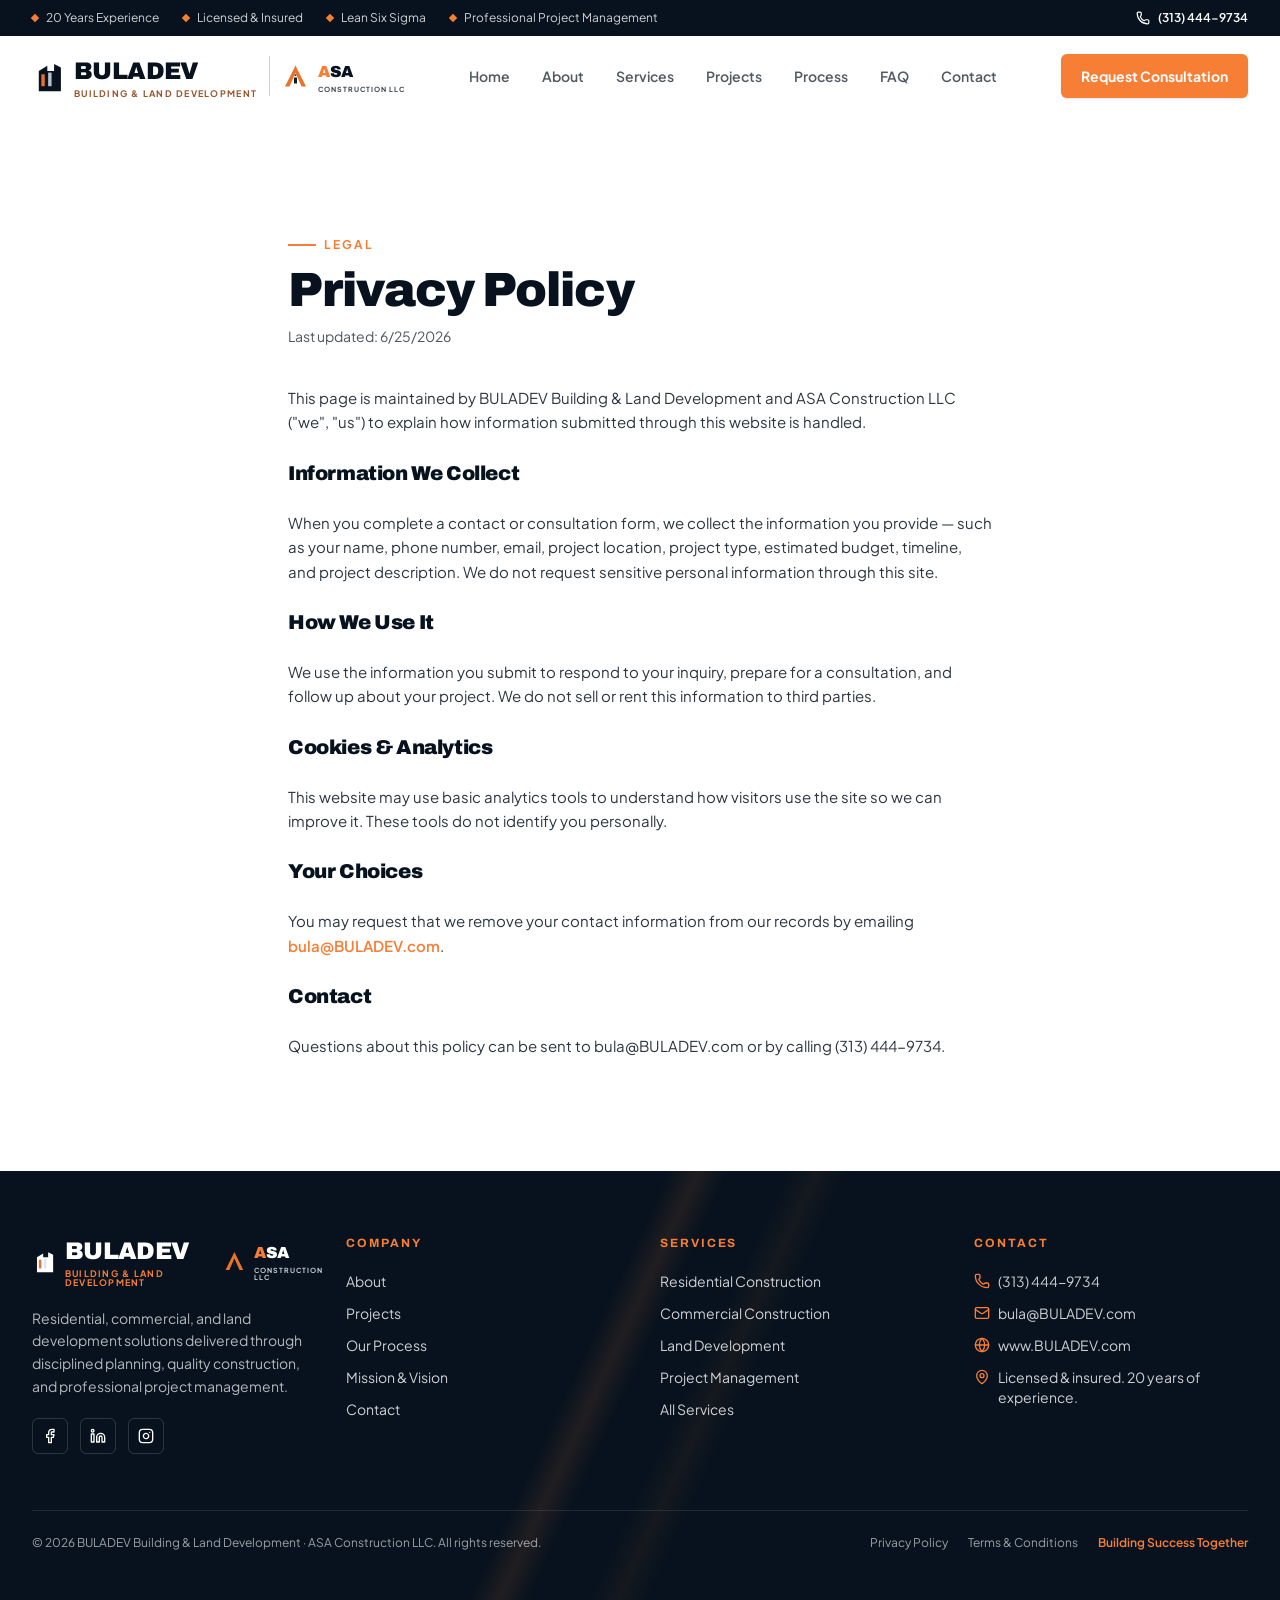
<file: privacy.html>
<!DOCTYPE html>
<html lang="en"><head><meta charset="utf-8"/><meta content="width=device-width, initial-scale=1" name="viewport"/><title>Privacy Policy — BULADEV + ASA</title><meta content="BULADEV Building &amp; Land Development" name="author"/><meta content="BULADEV + ASA Construction" property="og:site_name"/><meta content="website" property="og:type"/><meta content="summary_large_image" name="twitter:card"/><meta content="#0F1B2D" name="theme-color"/><meta content="How BULADEV Building &amp; Land Development and ASA Construction LLC handle information submitted through this website." name="description"/><meta content="/privacy" property="og:url"/><link href="/privacy" rel="canonical"/><script type="application/ld+json">{"@context":"https://schema.org","@type":"GeneralContractor","name":"BULADEV Building & Land Development","alternateName":"ASA Construction LLC","telephone":"+1-313-444-9734","email":"bula@BULADEV.com","url":"/","slogan":"Building Success Together","description":"Residential, commercial, and land development with 20 years of experience, licensed & insured, Lean Six Sigma certified."}</script><style type="text/css">[data-sonner-toaster][dir=ltr],html[dir=ltr]{--toast-icon-margin-start:-3px;--toast-icon-margin-end:4px;--toast-svg-margin-start:-1px;--toast-svg-margin-end:0px;--toast-button-margin-start:auto;--toast-button-margin-end:0;--toast-close-button-start:0;--toast-close-button-end:unset;--toast-close-button-transform:translate(-35%, -35%)}[data-sonner-toaster][dir=rtl],html[dir=rtl]{--toast-icon-margin-start:4px;--toast-icon-margin-end:-3px;--toast-svg-margin-start:0px;--toast-svg-margin-end:-1px;--toast-button-margin-start:0;--toast-button-margin-end:auto;--toast-close-button-start:unset;--toast-close-button-end:0;--toast-close-button-transform:translate(35%, -35%)}[data-sonner-toaster]{position:fixed;width:var(--width);font-family:ui-sans-serif,system-ui,-apple-system,BlinkMacSystemFont,Segoe UI,Roboto,Helvetica Neue,Arial,Noto Sans,sans-serif,Apple Color Emoji,Segoe UI Emoji,Segoe UI Symbol,Noto Color Emoji;--gray1:hsl(0, 0%, 99%);--gray2:hsl(0, 0%, 97.3%);--gray3:hsl(0, 0%, 95.1%);--gray4:hsl(0, 0%, 93%);--gray5:hsl(0, 0%, 90.9%);--gray6:hsl(0, 0%, 88.7%);--gray7:hsl(0, 0%, 85.8%);--gray8:hsl(0, 0%, 78%);--gray9:hsl(0, 0%, 56.1%);--gray10:hsl(0, 0%, 52.3%);--gray11:hsl(0, 0%, 43.5%);--gray12:hsl(0, 0%, 9%);--border-radius:8px;box-sizing:border-box;padding:0;margin:0;list-style:none;outline:0;z-index:999999999;transition:transform .4s ease}@media (hover:none) and (pointer:coarse){[data-sonner-toaster][data-lifted=true]{transform:none}}[data-sonner-toaster][data-x-position=right]{right:var(--offset-right)}[data-sonner-toaster][data-x-position=left]{left:var(--offset-left)}[data-sonner-toaster][data-x-position=center]{left:50%;transform:translateX(-50%)}[data-sonner-toaster][data-y-position=top]{top:var(--offset-top)}[data-sonner-toaster][data-y-position=bottom]{bottom:var(--offset-bottom)}[data-sonner-toast]{--y:translateY(100%);--lift-amount:calc(var(--lift) * var(--gap));z-index:var(--z-index);position:absolute;opacity:0;transform:var(--y);touch-action:none;transition:transform .4s,opacity .4s,height .4s,box-shadow .2s;box-sizing:border-box;outline:0;overflow-wrap:anywhere}[data-sonner-toast][data-styled=true]{padding:16px;background:var(--normal-bg);border:1px solid var(--normal-border);color:var(--normal-text);border-radius:var(--border-radius);box-shadow:0 4px 12px rgba(0,0,0,.1);width:var(--width);font-size:13px;display:flex;align-items:center;gap:6px}[data-sonner-toast]:focus-visible{box-shadow:0 4px 12px rgba(0,0,0,.1),0 0 0 2px rgba(0,0,0,.2)}[data-sonner-toast][data-y-position=top]{top:0;--y:translateY(-100%);--lift:1;--lift-amount:calc(1 * var(--gap))}[data-sonner-toast][data-y-position=bottom]{bottom:0;--y:translateY(100%);--lift:-1;--lift-amount:calc(var(--lift) * var(--gap))}[data-sonner-toast][data-styled=true] [data-description]{font-weight:400;line-height:1.4;color:#3f3f3f}[data-rich-colors=true][data-sonner-toast][data-styled=true] [data-description]{color:inherit}[data-sonner-toaster][data-sonner-theme=dark] [data-description]{color:#e8e8e8}[data-sonner-toast][data-styled=true] [data-title]{font-weight:500;line-height:1.5;color:inherit}[data-sonner-toast][data-styled=true] [data-icon]{display:flex;height:16px;width:16px;position:relative;justify-content:flex-start;align-items:center;flex-shrink:0;margin-left:var(--toast-icon-margin-start);margin-right:var(--toast-icon-margin-end)}[data-sonner-toast][data-promise=true] [data-icon]>svg{opacity:0;transform:scale(.8);transform-origin:center;animation:sonner-fade-in .3s ease forwards}[data-sonner-toast][data-styled=true] [data-icon]>*{flex-shrink:0}[data-sonner-toast][data-styled=true] [data-icon] svg{margin-left:var(--toast-svg-margin-start);margin-right:var(--toast-svg-margin-end)}[data-sonner-toast][data-styled=true] [data-content]{display:flex;flex-direction:column;gap:2px}[data-sonner-toast][data-styled=true] [data-button]{border-radius:4px;padding-left:8px;padding-right:8px;height:24px;font-size:12px;color:var(--normal-bg);background:var(--normal-text);margin-left:var(--toast-button-margin-start);margin-right:var(--toast-button-margin-end);border:none;font-weight:500;cursor:pointer;outline:0;display:flex;align-items:center;flex-shrink:0;transition:opacity .4s,box-shadow .2s}[data-sonner-toast][data-styled=true] [data-button]:focus-visible{box-shadow:0 0 0 2px rgba(0,0,0,.4)}[data-sonner-toast][data-styled=true] [data-button]:first-of-type{margin-left:var(--toast-button-margin-start);margin-right:var(--toast-button-margin-end)}[data-sonner-toast][data-styled=true] [data-cancel]{color:var(--normal-text);background:rgba(0,0,0,.08)}[data-sonner-toaster][data-sonner-theme=dark] [data-sonner-toast][data-styled=true] [data-cancel]{background:rgba(255,255,255,.3)}[data-sonner-toast][data-styled=true] [data-close-button]{position:absolute;left:var(--toast-close-button-start);right:var(--toast-close-button-end);top:0;height:20px;width:20px;display:flex;justify-content:center;align-items:center;padding:0;color:var(--gray12);background:var(--normal-bg);border:1px solid var(--gray4);transform:var(--toast-close-button-transform);border-radius:50%;cursor:pointer;z-index:1;transition:opacity .1s,background .2s,border-color .2s}[data-sonner-toast][data-styled=true] [data-close-button]:focus-visible{box-shadow:0 4px 12px rgba(0,0,0,.1),0 0 0 2px rgba(0,0,0,.2)}[data-sonner-toast][data-styled=true] [data-disabled=true]{cursor:not-allowed}[data-sonner-toast][data-styled=true]:hover [data-close-button]:hover{background:var(--gray2);border-color:var(--gray5)}[data-sonner-toast][data-swiping=true]::before{content:'';position:absolute;left:-100%;right:-100%;height:100%;z-index:-1}[data-sonner-toast][data-y-position=top][data-swiping=true]::before{bottom:50%;transform:scaleY(3) translateY(50%)}[data-sonner-toast][data-y-position=bottom][data-swiping=true]::before{top:50%;transform:scaleY(3) translateY(-50%)}[data-sonner-toast][data-swiping=false][data-removed=true]::before{content:'';position:absolute;inset:0;transform:scaleY(2)}[data-sonner-toast][data-expanded=true]::after{content:'';position:absolute;left:0;height:calc(var(--gap) + 1px);bottom:100%;width:100%}[data-sonner-toast][data-mounted=true]{--y:translateY(0);opacity:1}[data-sonner-toast][data-expanded=false][data-front=false]{--scale:var(--toasts-before) * 0.05 + 1;--y:translateY(calc(var(--lift-amount) * var(--toasts-before))) scale(calc(-1 * var(--scale)));height:var(--front-toast-height)}[data-sonner-toast]>*{transition:opacity .4s}[data-sonner-toast][data-x-position=right]{right:0}[data-sonner-toast][data-x-position=left]{left:0}[data-sonner-toast][data-expanded=false][data-front=false][data-styled=true]>*{opacity:0}[data-sonner-toast][data-visible=false]{opacity:0;pointer-events:none}[data-sonner-toast][data-mounted=true][data-expanded=true]{--y:translateY(calc(var(--lift) * var(--offset)));height:var(--initial-height)}[data-sonner-toast][data-removed=true][data-front=true][data-swipe-out=false]{--y:translateY(calc(var(--lift) * -100%));opacity:0}[data-sonner-toast][data-removed=true][data-front=false][data-swipe-out=false][data-expanded=true]{--y:translateY(calc(var(--lift) * var(--offset) + var(--lift) * -100%));opacity:0}[data-sonner-toast][data-removed=true][data-front=false][data-swipe-out=false][data-expanded=false]{--y:translateY(40%);opacity:0;transition:transform .5s,opacity .2s}[data-sonner-toast][data-removed=true][data-front=false]::before{height:calc(var(--initial-height) + 20%)}[data-sonner-toast][data-swiping=true]{transform:var(--y) translateY(var(--swipe-amount-y,0)) translateX(var(--swipe-amount-x,0));transition:none}[data-sonner-toast][data-swiped=true]{user-select:none}[data-sonner-toast][data-swipe-out=true][data-y-position=bottom],[data-sonner-toast][data-swipe-out=true][data-y-position=top]{animation-duration:.2s;animation-timing-function:ease-out;animation-fill-mode:forwards}[data-sonner-toast][data-swipe-out=true][data-swipe-direction=left]{animation-name:swipe-out-left}[data-sonner-toast][data-swipe-out=true][data-swipe-direction=right]{animation-name:swipe-out-right}[data-sonner-toast][data-swipe-out=true][data-swipe-direction=up]{animation-name:swipe-out-up}[data-sonner-toast][data-swipe-out=true][data-swipe-direction=down]{animation-name:swipe-out-down}@keyframes swipe-out-left{from{transform:var(--y) translateX(var(--swipe-amount-x));opacity:1}to{transform:var(--y) translateX(calc(var(--swipe-amount-x) - 100%));opacity:0}}@keyframes swipe-out-right{from{transform:var(--y) translateX(var(--swipe-amount-x));opacity:1}to{transform:var(--y) translateX(calc(var(--swipe-amount-x) + 100%));opacity:0}}@keyframes swipe-out-up{from{transform:var(--y) translateY(var(--swipe-amount-y));opacity:1}to{transform:var(--y) translateY(calc(var(--swipe-amount-y) - 100%));opacity:0}}@keyframes swipe-out-down{from{transform:var(--y) translateY(var(--swipe-amount-y));opacity:1}to{transform:var(--y) translateY(calc(var(--swipe-amount-y) + 100%));opacity:0}}@media (max-width:600px){[data-sonner-toaster]{position:fixed;right:var(--mobile-offset-right);left:var(--mobile-offset-left);width:100%}[data-sonner-toaster][dir=rtl]{left:calc(var(--mobile-offset-left) * -1)}[data-sonner-toaster] [data-sonner-toast]{left:0;right:0;width:calc(100% - var(--mobile-offset-left) * 2)}[data-sonner-toaster][data-x-position=left]{left:var(--mobile-offset-left)}[data-sonner-toaster][data-y-position=bottom]{bottom:var(--mobile-offset-bottom)}[data-sonner-toaster][data-y-position=top]{top:var(--mobile-offset-top)}[data-sonner-toaster][data-x-position=center]{left:var(--mobile-offset-left);right:var(--mobile-offset-right);transform:none}}[data-sonner-toaster][data-sonner-theme=light]{--normal-bg:#fff;--normal-border:var(--gray4);--normal-text:var(--gray12);--success-bg:hsl(143, 85%, 96%);--success-border:hsl(145, 92%, 87%);--success-text:hsl(140, 100%, 27%);--info-bg:hsl(208, 100%, 97%);--info-border:hsl(221, 91%, 93%);--info-text:hsl(210, 92%, 45%);--warning-bg:hsl(49, 100%, 97%);--warning-border:hsl(49, 91%, 84%);--warning-text:hsl(31, 92%, 45%);--error-bg:hsl(359, 100%, 97%);--error-border:hsl(359, 100%, 94%);--error-text:hsl(360, 100%, 45%)}[data-sonner-toaster][data-sonner-theme=light] [data-sonner-toast][data-invert=true]{--normal-bg:#000;--normal-border:hsl(0, 0%, 20%);--normal-text:var(--gray1)}[data-sonner-toaster][data-sonner-theme=dark] [data-sonner-toast][data-invert=true]{--normal-bg:#fff;--normal-border:var(--gray3);--normal-text:var(--gray12)}[data-sonner-toaster][data-sonner-theme=dark]{--normal-bg:#000;--normal-bg-hover:hsl(0, 0%, 12%);--normal-border:hsl(0, 0%, 20%);--normal-border-hover:hsl(0, 0%, 25%);--normal-text:var(--gray1);--success-bg:hsl(150, 100%, 6%);--success-border:hsl(147, 100%, 12%);--success-text:hsl(150, 86%, 65%);--info-bg:hsl(215, 100%, 6%);--info-border:hsl(223, 43%, 17%);--info-text:hsl(216, 87%, 65%);--warning-bg:hsl(64, 100%, 6%);--warning-border:hsl(60, 100%, 9%);--warning-text:hsl(46, 87%, 65%);--error-bg:hsl(358, 76%, 10%);--error-border:hsl(357, 89%, 16%);--error-text:hsl(358, 100%, 81%)}[data-sonner-toaster][data-sonner-theme=dark] [data-sonner-toast] [data-close-button]{background:var(--normal-bg);border-color:var(--normal-border);color:var(--normal-text)}[data-sonner-toaster][data-sonner-theme=dark] [data-sonner-toast] [data-close-button]:hover{background:var(--normal-bg-hover);border-color:var(--normal-border-hover)}[data-rich-colors=true][data-sonner-toast][data-type=success]{background:var(--success-bg);border-color:var(--success-border);color:var(--success-text)}[data-rich-colors=true][data-sonner-toast][data-type=success] [data-close-button]{background:var(--success-bg);border-color:var(--success-border);color:var(--success-text)}[data-rich-colors=true][data-sonner-toast][data-type=info]{background:var(--info-bg);border-color:var(--info-border);color:var(--info-text)}[data-rich-colors=true][data-sonner-toast][data-type=info] [data-close-button]{background:var(--info-bg);border-color:var(--info-border);color:var(--info-text)}[data-rich-colors=true][data-sonner-toast][data-type=warning]{background:var(--warning-bg);border-color:var(--warning-border);color:var(--warning-text)}[data-rich-colors=true][data-sonner-toast][data-type=warning] [data-close-button]{background:var(--warning-bg);border-color:var(--warning-border);color:var(--warning-text)}[data-rich-colors=true][data-sonner-toast][data-type=error]{background:var(--error-bg);border-color:var(--error-border);color:var(--error-text)}[data-rich-colors=true][data-sonner-toast][data-type=error] [data-close-button]{background:var(--error-bg);border-color:var(--error-border);color:var(--error-text)}.sonner-loading-wrapper{--size:16px;height:var(--size);width:var(--size);position:absolute;inset:0;z-index:10}.sonner-loading-wrapper[data-visible=false]{transform-origin:center;animation:sonner-fade-out .2s ease forwards}.sonner-spinner{position:relative;top:50%;left:50%;height:var(--size);width:var(--size)}.sonner-loading-bar{animation:sonner-spin 1.2s linear infinite;background:var(--gray11);border-radius:6px;height:8%;left:-10%;position:absolute;top:-3.9%;width:24%}.sonner-loading-bar:first-child{animation-delay:-1.2s;transform:rotate(.0001deg) translate(146%)}.sonner-loading-bar:nth-child(2){animation-delay:-1.1s;transform:rotate(30deg) translate(146%)}.sonner-loading-bar:nth-child(3){animation-delay:-1s;transform:rotate(60deg) translate(146%)}.sonner-loading-bar:nth-child(4){animation-delay:-.9s;transform:rotate(90deg) translate(146%)}.sonner-loading-bar:nth-child(5){animation-delay:-.8s;transform:rotate(120deg) translate(146%)}.sonner-loading-bar:nth-child(6){animation-delay:-.7s;transform:rotate(150deg) translate(146%)}.sonner-loading-bar:nth-child(7){animation-delay:-.6s;transform:rotate(180deg) translate(146%)}.sonner-loading-bar:nth-child(8){animation-delay:-.5s;transform:rotate(210deg) translate(146%)}.sonner-loading-bar:nth-child(9){animation-delay:-.4s;transform:rotate(240deg) translate(146%)}.sonner-loading-bar:nth-child(10){animation-delay:-.3s;transform:rotate(270deg) translate(146%)}.sonner-loading-bar:nth-child(11){animation-delay:-.2s;transform:rotate(300deg) translate(146%)}.sonner-loading-bar:nth-child(12){animation-delay:-.1s;transform:rotate(330deg) translate(146%)}@keyframes sonner-fade-in{0%{opacity:0;transform:scale(.8)}100%{opacity:1;transform:scale(1)}}@keyframes sonner-fade-out{0%{opacity:1;transform:scale(1)}100%{opacity:0;transform:scale(.8)}}@keyframes sonner-spin{0%{opacity:1}100%{opacity:.15}}@media (prefers-reduced-motion){.sonner-loading-bar,[data-sonner-toast],[data-sonner-toast]>*{transition:none!important;animation:none!important}}.sonner-loader{position:absolute;top:50%;left:50%;transform:translate(-50%,-50%);transform-origin:center;transition:opacity .2s,transform .2s}.sonner-loader[data-visible=false]{opacity:0;transform:scale(.8) translate(-50%,-50%)}</style><link href="assets/bundle.css" rel="stylesheet"/><link href="https://fonts.googleapis.com/css2?family=Archivo:wght@600;700;800;900&amp;family=Plus+Jakarta+Sans:wght@400;500;600;700;800&amp;display=swap" rel="stylesheet"/></head><body><!--$--><div class="flex min-h-screen flex-col bg-background"><div class="hidden md:block bg-ink text-white text-xs"><div class="container-x flex items-center justify-between h-9"><div class="flex items-center gap-6 text-white/80"><span class="flex items-center gap-2"><span class="w-1.5 h-1.5 rotate-45 bg-brand-orange"></span> <!-- -->20 Years Experience</span><span class="flex items-center gap-2"><span class="w-1.5 h-1.5 rotate-45 bg-brand-orange"></span> <!-- -->Licensed &amp; Insured</span><span class="flex items-center gap-2"><span class="w-1.5 h-1.5 rotate-45 bg-brand-orange"></span> <!-- -->Lean Six Sigma</span><span class="flex items-center gap-2"><span class="w-1.5 h-1.5 rotate-45 bg-brand-orange"></span> <!-- -->Professional Project Management</span></div><a class="flex items-center gap-2 font-semibold hover:text-brand-orange transition-colors" href="tel:+13134449734"><svg aria-hidden="true" class="lucide lucide-phone w-3.5 h-3.5" fill="none" height="24" stroke="currentColor" stroke-linecap="round" stroke-linejoin="round" stroke-width="2" viewbox="0 0 24 24" width="24" xmlns="http://www.w3.org/2000/svg"><path d="M13.832 16.568a1 1 0 0 0 1.213-.303l.355-.465A2 2 0 0 1 17 15h3a2 2 0 0 1 2 2v3a2 2 0 0 1-2 2A18 18 0 0 1 2 4a2 2 0 0 1 2-2h3a2 2 0 0 1 2 2v3a2 2 0 0 1-.8 1.6l-.468.351a1 1 0 0 0-.292 1.233 14 14 0 0 0 6.392 6.384"></path></svg> (313) 444-9734</a></div></div><header class="sticky top-0 z-50 transition-all duration-300 bg-white"><div class="container-x flex items-center justify-between h-20"><a class="shrink-0" href="index.html"><div class="flex items-center gap-3"><div class="flex items-center gap-2"><svg aria-hidden="true" class="text-ink" height="34" viewbox="0 0 40 40" width="34"><path d="M8 38 V14 L18 8 L18 14 L26 14 L26 6 L34 10 L34 38 Z" fill="currentColor"></path><rect fill="#E8742C" height="14" width="4" x="11" y="18"></rect><rect fill="#D6E4EE" height="16" opacity="0.85" width="4" x="19" y="16"></rect></svg><div class="flex flex-col leading-none"><span class="font-display text-xl md:text-2xl font-black tracking-tight text-ink">BULADEV</span><span class="text-[8px] md:text-[9px] font-bold tracking-[0.14em] mt-0.5 text-brand-bronze">BUILDING &amp; LAND DEVELOPMENT</span></div></div><div class="hidden sm:block w-px h-10 bg-ink/20"></div><div class="hidden sm:flex items-center gap-1.5"><svg aria-hidden="true" height="30" viewbox="0 0 40 40" width="30"><path d="M4 34 L18 6 L32 34 L26 34 L18 16 L10 34 Z" fill="#E8742C"></path><rect fill="#0F1B2D" height="8" width="4" x="16" y="22"></rect><rect fill="#0F1B2D" height="2" width="2" x="17" y="18"></rect></svg><div class="flex flex-col leading-none"><span class="font-display text-base font-black tracking-tight text-ink"><span class="text-brand-orange">A</span>SA</span><span class="text-[7px] font-bold tracking-[0.14em] mt-0.5 text-ink opacity-80">CONSTRUCTION LLC</span></div></div></div></a><nav class="hidden lg:flex items-center gap-8"><a class="text-sm font-semibold text-ink/70 hover:text-brand-orange transition-colors" href="index.html">Home</a><a class="text-sm font-semibold text-ink/70 hover:text-brand-orange transition-colors" href="about.html">About</a><a class="text-sm font-semibold text-ink/70 hover:text-brand-orange transition-colors" href="services.html">Services</a><a class="text-sm font-semibold text-ink/70 hover:text-brand-orange transition-colors" href="projects.html">Projects</a><a class="text-sm font-semibold text-ink/70 hover:text-brand-orange transition-colors" href="process.html">Process</a><a class="text-sm font-semibold text-ink/70 hover:text-brand-orange transition-colors" href="faq.html">FAQ</a><a class="text-sm font-semibold text-ink/70 hover:text-brand-orange transition-colors" href="contact.html">Contact</a></nav><div class="flex items-center gap-2"><a class="hidden sm:inline-flex items-center justify-center rounded-md bg-brand-orange hover:bg-brand-orange-deep transition-colors px-5 py-3 text-sm font-bold text-white shadow-sm" href="contact.html">Request Consultation</a><button aria-label="Open menu" class="lg:hidden grid place-items-center w-11 h-11 rounded-md border border-border text-ink" type="button"><svg aria-hidden="true" class="lucide lucide-menu w-5 h-5" fill="none" height="24" stroke="currentColor" stroke-linecap="round" stroke-linejoin="round" stroke-width="2" viewbox="0 0 24 24" width="24" xmlns="http://www.w3.org/2000/svg"><path d="M4 5h16"></path><path d="M4 12h16"></path><path d="M4 19h16"></path></svg></button></div></div></header><main class="flex-1"><div class="container-x py-20 md:py-28 max-w-3xl"><p class="eyebrow">Legal</p><h1 class="mt-3 font-display text-4xl md:text-5xl font-black text-ink">Privacy Policy</h1><p class="mt-3 text-sm text-muted-foreground">Last updated: <!-- -->6/25/2026</p><div class="prose prose-slate mt-10 max-w-none text-ink/85 leading-relaxed space-y-6 text-[15px]"><p>This page is maintained by BULADEV Building &amp; Land Development and ASA Construction LLC ("we", "us") to explain how information submitted through this website is handled.</p><h2 class="font-display text-xl font-black text-ink">Information We Collect</h2><p>When you complete a contact or consultation form, we collect the information you provide — such as your name, phone number, email, project location, project type, estimated budget, timeline, and project description. We do not request sensitive personal information through this site.</p><h2 class="font-display text-xl font-black text-ink">How We Use It</h2><p>We use the information you submit to respond to your inquiry, prepare for a consultation, and follow up about your project. We do not sell or rent this information to third parties.</p><h2 class="font-display text-xl font-black text-ink">Cookies &amp; Analytics</h2><p>This website may use basic analytics tools to understand how visitors use the site so we can improve it. These tools do not identify you personally.</p><h2 class="font-display text-xl font-black text-ink">Your Choices</h2><p>You may request that we remove your contact information from our records by emailing<a class="text-brand-orange font-semibold" href="mailto:bula@BULADEV.com"> bula@BULADEV.com</a>.</p><h2 class="font-display text-xl font-black text-ink">Contact</h2><p>Questions about this policy can be sent to bula@BULADEV.com or by calling (313) 444-9734.</p></div></div></main><footer class="bg-ink text-white relative overflow-hidden"><div class="orange-slash opacity-60"></div><div class="container-x relative py-16"><div class="grid gap-10 md:grid-cols-2 lg:grid-cols-4"><div><div class="flex items-center gap-3"><div class="flex items-center gap-2"><svg aria-hidden="true" class="text-white" height="34" viewbox="0 0 40 40" width="34"><path d="M8 38 V14 L18 8 L18 14 L26 14 L26 6 L34 10 L34 38 Z" fill="#ffffff"></path><rect fill="#E8742C" height="14" width="4" x="11" y="18"></rect><rect fill="#D6E4EE" height="16" opacity="0.85" width="4" x="19" y="16"></rect></svg><div class="flex flex-col leading-none"><span class="font-display text-xl md:text-2xl font-black tracking-tight text-white">BULADEV</span><span class="text-[8px] md:text-[9px] font-bold tracking-[0.14em] mt-0.5 text-brand-orange">BUILDING &amp; LAND DEVELOPMENT</span></div></div><div class="hidden sm:block w-px h-10 bg-white/30"></div><div class="hidden sm:flex items-center gap-1.5"><svg aria-hidden="true" height="30" viewbox="0 0 40 40" width="30"><path d="M4 34 L18 6 L32 34 L26 34 L18 16 L10 34 Z" fill="#E8742C"></path><rect fill="#0F1B2D" height="8" width="4" x="16" y="22"></rect><rect fill="#0F1B2D" height="2" width="2" x="17" y="18"></rect></svg><div class="flex flex-col leading-none"><span class="font-display text-base font-black tracking-tight text-white"><span class="text-brand-orange">A</span>SA</span><span class="text-[7px] font-bold tracking-[0.14em] mt-0.5 text-white opacity-80">CONSTRUCTION LLC</span></div></div></div><p class="mt-5 text-sm text-white/70 leading-relaxed">Residential, commercial, and land development solutions delivered through disciplined planning, quality construction, and professional project management.</p><div class="mt-5 flex gap-3"><a aria-label="Social link" class="grid place-items-center w-9 h-9 rounded-md border border-white/15 hover:border-brand-orange hover:text-brand-orange transition-colors" href="#"><svg aria-hidden="true" class="lucide lucide-facebook w-4 h-4" fill="none" height="24" stroke="currentColor" stroke-linecap="round" stroke-linejoin="round" stroke-width="2" viewbox="0 0 24 24" width="24" xmlns="http://www.w3.org/2000/svg"><path d="M18 2h-3a5 5 0 0 0-5 5v3H7v4h3v8h4v-8h3l1-4h-4V7a1 1 0 0 1 1-1h3z"></path></svg></a><a aria-label="Social link" class="grid place-items-center w-9 h-9 rounded-md border border-white/15 hover:border-brand-orange hover:text-brand-orange transition-colors" href="#"><svg aria-hidden="true" class="lucide lucide-linkedin w-4 h-4" fill="none" height="24" stroke="currentColor" stroke-linecap="round" stroke-linejoin="round" stroke-width="2" viewbox="0 0 24 24" width="24" xmlns="http://www.w3.org/2000/svg"><path d="M16 8a6 6 0 0 1 6 6v7h-4v-7a2 2 0 0 0-2-2 2 2 0 0 0-2 2v7h-4v-7a6 6 0 0 1 6-6z"></path><rect height="12" width="4" x="2" y="9"></rect><circle cx="4" cy="4" r="2"></circle></svg></a><a aria-label="Social link" class="grid place-items-center w-9 h-9 rounded-md border border-white/15 hover:border-brand-orange hover:text-brand-orange transition-colors" href="#"><svg aria-hidden="true" class="lucide lucide-instagram w-4 h-4" fill="none" height="24" stroke="currentColor" stroke-linecap="round" stroke-linejoin="round" stroke-width="2" viewbox="0 0 24 24" width="24" xmlns="http://www.w3.org/2000/svg"><rect height="20" rx="5" ry="5" width="20" x="2" y="2"></rect><path d="M16 11.37A4 4 0 1 1 12.63 8 4 4 0 0 1 16 11.37z"></path><line x1="17.5" x2="17.51" y1="6.5" y2="6.5"></line></svg></a></div></div><div><h4 class="text-xs font-bold tracking-[0.16em] text-brand-orange uppercase">Company</h4><ul class="mt-5 space-y-3 text-sm text-white/80"><li><a class="hover:text-brand-orange" href="about.html">About</a></li><li><a class="hover:text-brand-orange" href="projects.html">Projects</a></li><li><a class="hover:text-brand-orange" href="process.html">Our Process</a></li><li><a class="hover:text-brand-orange" href="mission-vision.html">Mission &amp; Vision</a></li><li><a class="hover:text-brand-orange" href="contact.html">Contact</a></li></ul></div><div><h4 class="text-xs font-bold tracking-[0.16em] text-brand-orange uppercase">Services</h4><ul class="mt-5 space-y-3 text-sm text-white/80"><li><a class="hover:text-brand-orange" href="services-residential.html">Residential Construction</a></li><li><a class="hover:text-brand-orange" href="services-commercial.html">Commercial Construction</a></li><li><a class="hover:text-brand-orange" href="services-land-development.html">Land Development</a></li><li><a class="hover:text-brand-orange" href="services-project-management.html">Project Management</a></li><li><a class="hover:text-brand-orange" href="services.html">All Services</a></li></ul></div><div><h4 class="text-xs font-bold tracking-[0.16em] text-brand-orange uppercase">Contact</h4><ul class="mt-5 space-y-3 text-sm text-white/80"><li class="flex items-start gap-2"><svg aria-hidden="true" class="lucide lucide-phone w-4 h-4 mt-0.5 text-brand-orange shrink-0" fill="none" height="24" stroke="currentColor" stroke-linecap="round" stroke-linejoin="round" stroke-width="2" viewbox="0 0 24 24" width="24" xmlns="http://www.w3.org/2000/svg"><path d="M13.832 16.568a1 1 0 0 0 1.213-.303l.355-.465A2 2 0 0 1 17 15h3a2 2 0 0 1 2 2v3a2 2 0 0 1-2 2A18 18 0 0 1 2 4a2 2 0 0 1 2-2h3a2 2 0 0 1 2 2v3a2 2 0 0 1-.8 1.6l-.468.351a1 1 0 0 0-.292 1.233 14 14 0 0 0 6.392 6.384"></path></svg> <a class="hover:text-brand-orange" href="tel:+13134449734">(313) 444-9734</a></li><li class="flex items-start gap-2"><svg aria-hidden="true" class="lucide lucide-mail w-4 h-4 mt-0.5 text-brand-orange shrink-0" fill="none" height="24" stroke="currentColor" stroke-linecap="round" stroke-linejoin="round" stroke-width="2" viewbox="0 0 24 24" width="24" xmlns="http://www.w3.org/2000/svg"><path d="m22 7-8.991 5.727a2 2 0 0 1-2.009 0L2 7"></path><rect height="16" rx="2" width="20" x="2" y="4"></rect></svg> <a class="hover:text-brand-orange" href="mailto:bula@BULADEV.com">bula@BULADEV.com</a></li><li class="flex items-start gap-2"><svg aria-hidden="true" class="lucide lucide-globe w-4 h-4 mt-0.5 text-brand-orange shrink-0" fill="none" height="24" stroke="currentColor" stroke-linecap="round" stroke-linejoin="round" stroke-width="2" viewbox="0 0 24 24" width="24" xmlns="http://www.w3.org/2000/svg"><circle cx="12" cy="12" r="10"></circle><path d="M12 2a14.5 14.5 0 0 0 0 20 14.5 14.5 0 0 0 0-20"></path><path d="M2 12h20"></path></svg> www.BULADEV.com</li><li class="flex items-start gap-2"><svg aria-hidden="true" class="lucide lucide-map-pin w-4 h-4 mt-0.5 text-brand-orange shrink-0" fill="none" height="24" stroke="currentColor" stroke-linecap="round" stroke-linejoin="round" stroke-width="2" viewbox="0 0 24 24" width="24" xmlns="http://www.w3.org/2000/svg"><path d="M20 10c0 4.993-5.539 10.193-7.399 11.799a1 1 0 0 1-1.202 0C9.539 20.193 4 14.993 4 10a8 8 0 0 1 16 0"></path><circle cx="12" cy="10" r="3"></circle></svg> Licensed &amp; insured. 20 years of experience.</li></ul></div></div><div class="mt-14 pt-6 border-t border-white/10 flex flex-col md:flex-row items-center justify-between gap-4 text-xs text-white/60"><p>© <!-- -->2026<!-- --> BULADEV Building &amp; Land Development · ASA Construction LLC. All rights reserved.</p><div class="flex items-center gap-5"><a aria-current="page" class="hover:text-brand-orange active" data-status="active" href="privacy.html">Privacy Policy</a><a class="hover:text-brand-orange" href="terms.html">Terms &amp; Conditions</a><span class="text-brand-orange font-semibold">Building Success Together</span></div></div></div></footer><button aria-label="Back to top" class="fixed bottom-6 right-6 z-40 grid place-items-center w-11 h-11 rounded-full bg-brand-orange text-white shadow-lg transition-all opacity-0 translate-y-3 pointer-events-none" type="button"><svg aria-hidden="true" class="lucide lucide-arrow-up w-5 h-5" fill="none" height="24" stroke="currentColor" stroke-linecap="round" stroke-linejoin="round" stroke-width="2" viewbox="0 0 24 24" width="24" xmlns="http://www.w3.org/2000/svg"><path d="m5 12 7-7 7 7"></path><path d="M12 19V5"></path></svg></button><section aria-atomic="false" aria-label="Notifications alt+T" aria-live="polite" aria-relevant="additions text" tabindex="-1"></section></div><!--/$--><script>
document.addEventListener('DOMContentLoaded',function(){
  var btn=document.querySelector('[data-mobile-toggle]');
  var menu=document.querySelector('[data-mobile-menu]');
  if(btn&&menu){btn.addEventListener('click',function(){menu.classList.toggle('hidden');});}
  var top=document.querySelector('[data-back-to-top]');
  function tg(show){if(!top)return;if(show){top.style.opacity='1';top.style.pointerEvents='auto';top.style.transform='translateY(0)';}else{top.style.opacity='0';top.style.pointerEvents='none';top.style.transform='translateY(12px)';}}
  if(top){tg(false);window.addEventListener('scroll',function(){tg(window.scrollY>600);});top.addEventListener('click',function(){window.scrollTo({top:0,behavior:'smooth'});});}
});
</script></body></html>
</file>
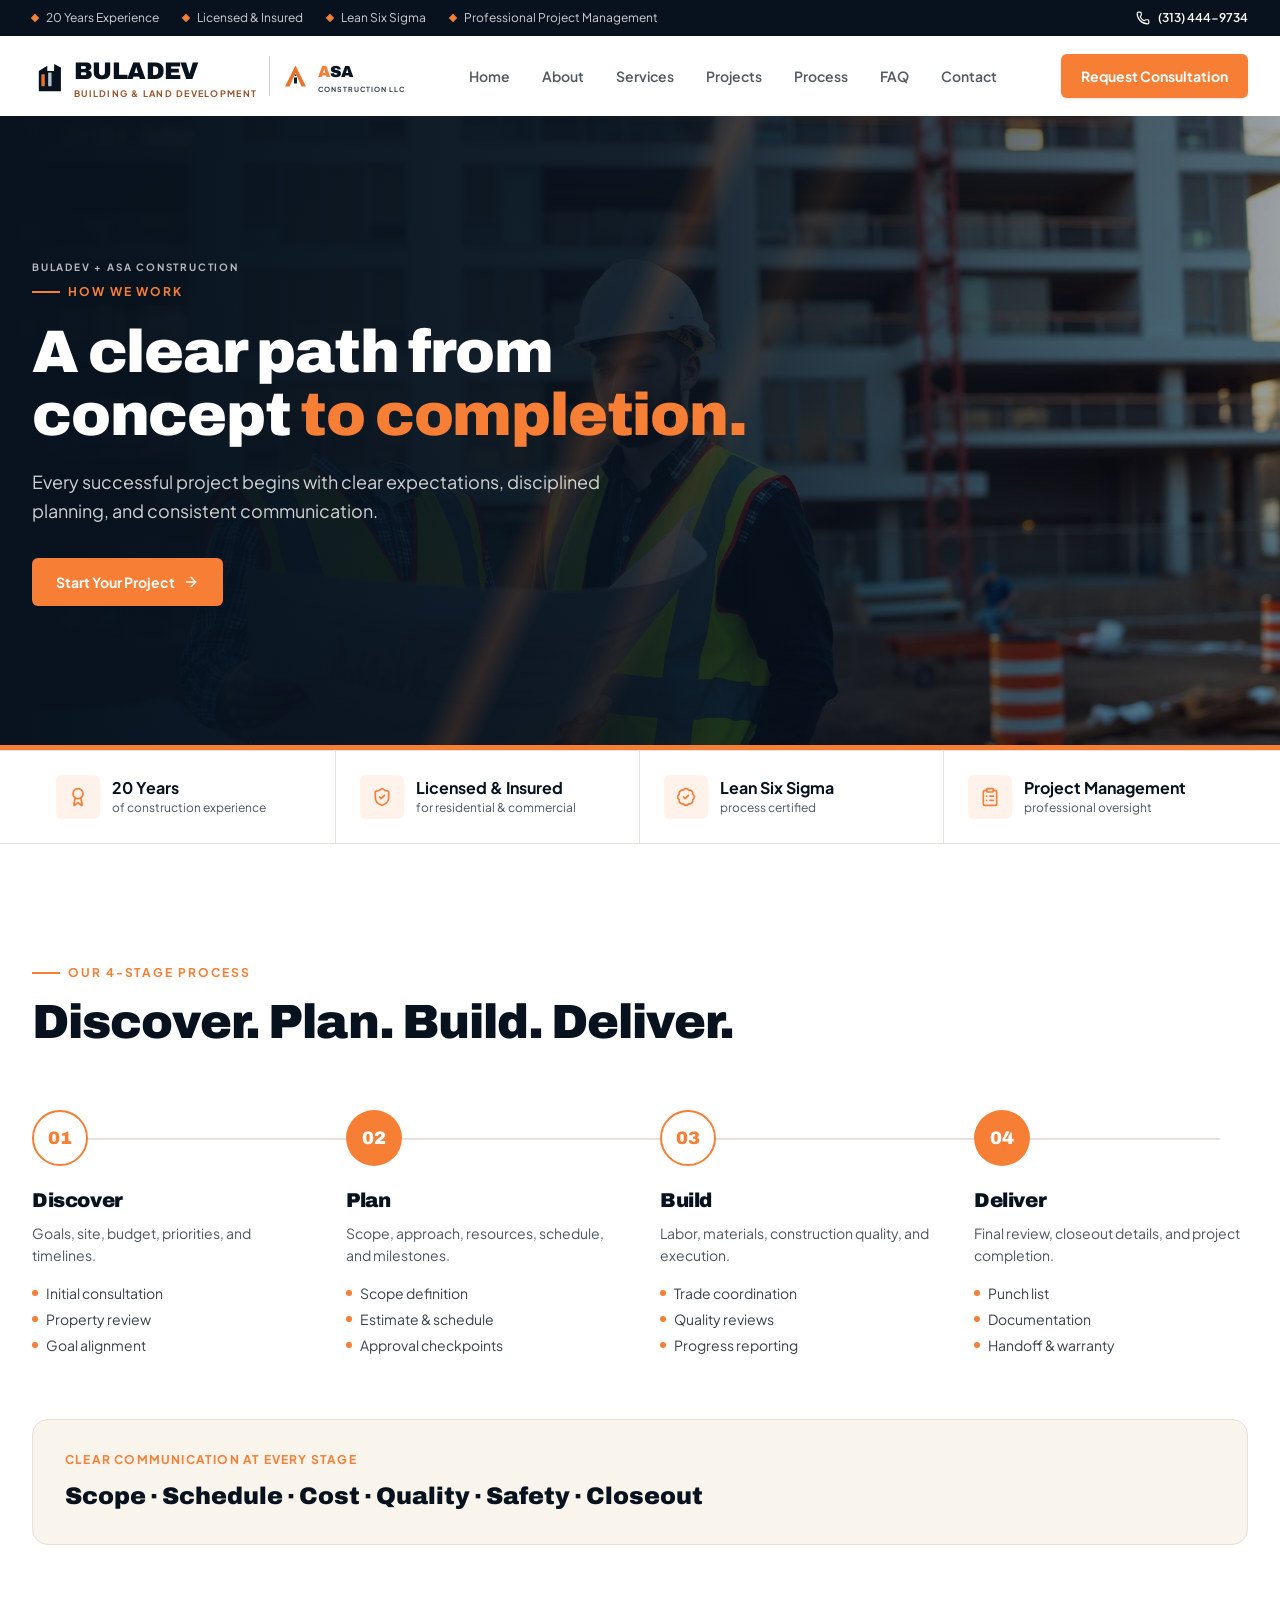
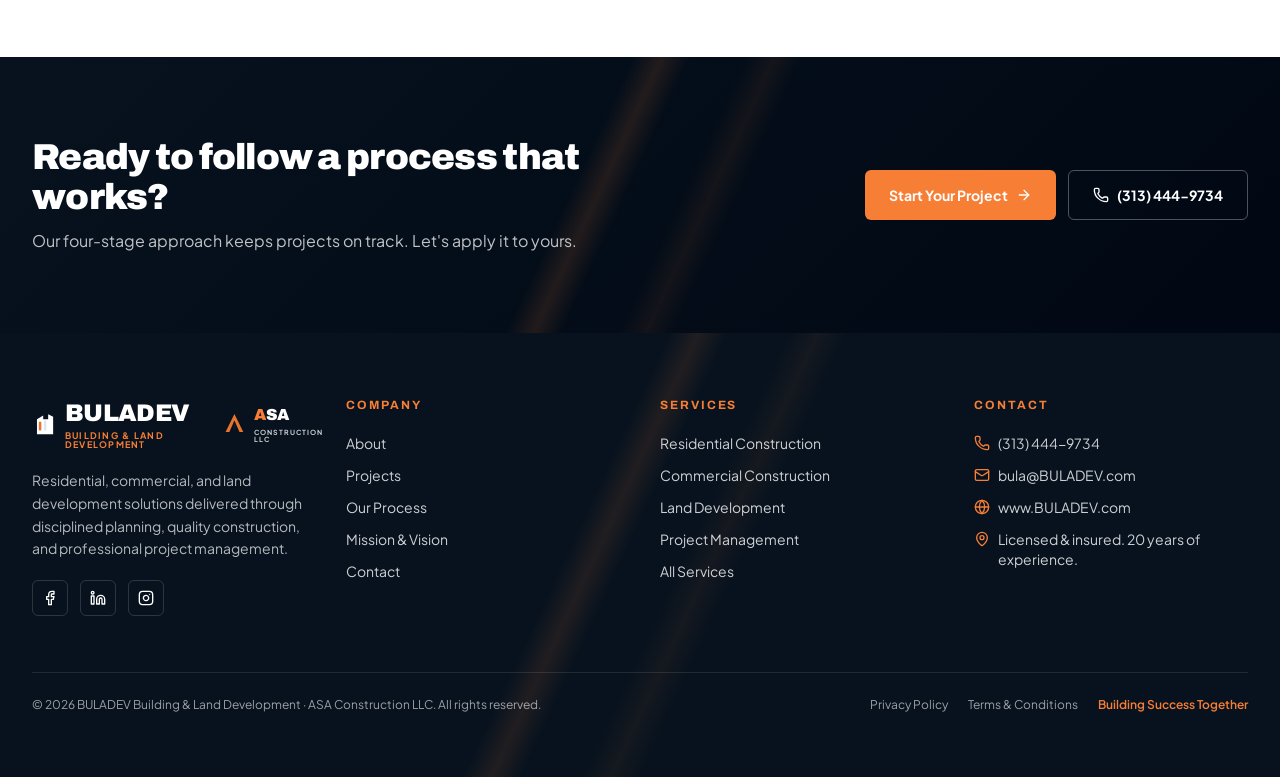
<file: process.html>
<!DOCTYPE html>
<html lang="en"><head><meta charset="utf-8"/><meta content="width=device-width, initial-scale=1" name="viewport"/><title>Our Process — BULADEV + ASA</title><meta content="BULADEV Building &amp; Land Development" name="author"/><meta content="BULADEV + ASA Construction" property="og:site_name"/><meta content="website" property="og:type"/><meta content="summary_large_image" name="twitter:card"/><meta content="#0F1B2D" name="theme-color"/><meta content="A clear path from concept to completion. Every successful project begins with clear expectations, disciplined planning, and consistent communication." name="description"/><meta content="Our Process" property="og:title"/><meta content="Discover, plan, build, deliver — a disciplined construction process." property="og:description"/><meta content="/process" property="og:url"/><link href="/process" rel="canonical"/><script type="application/ld+json">{"@context":"https://schema.org","@type":"GeneralContractor","name":"BULADEV Building & Land Development","alternateName":"ASA Construction LLC","telephone":"+1-313-444-9734","email":"bula@BULADEV.com","url":"/","slogan":"Building Success Together","description":"Residential, commercial, and land development with 20 years of experience, licensed & insured, Lean Six Sigma certified."}</script><style type="text/css">[data-sonner-toaster][dir=ltr],html[dir=ltr]{--toast-icon-margin-start:-3px;--toast-icon-margin-end:4px;--toast-svg-margin-start:-1px;--toast-svg-margin-end:0px;--toast-button-margin-start:auto;--toast-button-margin-end:0;--toast-close-button-start:0;--toast-close-button-end:unset;--toast-close-button-transform:translate(-35%, -35%)}[data-sonner-toaster][dir=rtl],html[dir=rtl]{--toast-icon-margin-start:4px;--toast-icon-margin-end:-3px;--toast-svg-margin-start:0px;--toast-svg-margin-end:-1px;--toast-button-margin-start:0;--toast-button-margin-end:auto;--toast-close-button-start:unset;--toast-close-button-end:0;--toast-close-button-transform:translate(35%, -35%)}[data-sonner-toaster]{position:fixed;width:var(--width);font-family:ui-sans-serif,system-ui,-apple-system,BlinkMacSystemFont,Segoe UI,Roboto,Helvetica Neue,Arial,Noto Sans,sans-serif,Apple Color Emoji,Segoe UI Emoji,Segoe UI Symbol,Noto Color Emoji;--gray1:hsl(0, 0%, 99%);--gray2:hsl(0, 0%, 97.3%);--gray3:hsl(0, 0%, 95.1%);--gray4:hsl(0, 0%, 93%);--gray5:hsl(0, 0%, 90.9%);--gray6:hsl(0, 0%, 88.7%);--gray7:hsl(0, 0%, 85.8%);--gray8:hsl(0, 0%, 78%);--gray9:hsl(0, 0%, 56.1%);--gray10:hsl(0, 0%, 52.3%);--gray11:hsl(0, 0%, 43.5%);--gray12:hsl(0, 0%, 9%);--border-radius:8px;box-sizing:border-box;padding:0;margin:0;list-style:none;outline:0;z-index:999999999;transition:transform .4s ease}@media (hover:none) and (pointer:coarse){[data-sonner-toaster][data-lifted=true]{transform:none}}[data-sonner-toaster][data-x-position=right]{right:var(--offset-right)}[data-sonner-toaster][data-x-position=left]{left:var(--offset-left)}[data-sonner-toaster][data-x-position=center]{left:50%;transform:translateX(-50%)}[data-sonner-toaster][data-y-position=top]{top:var(--offset-top)}[data-sonner-toaster][data-y-position=bottom]{bottom:var(--offset-bottom)}[data-sonner-toast]{--y:translateY(100%);--lift-amount:calc(var(--lift) * var(--gap));z-index:var(--z-index);position:absolute;opacity:0;transform:var(--y);touch-action:none;transition:transform .4s,opacity .4s,height .4s,box-shadow .2s;box-sizing:border-box;outline:0;overflow-wrap:anywhere}[data-sonner-toast][data-styled=true]{padding:16px;background:var(--normal-bg);border:1px solid var(--normal-border);color:var(--normal-text);border-radius:var(--border-radius);box-shadow:0 4px 12px rgba(0,0,0,.1);width:var(--width);font-size:13px;display:flex;align-items:center;gap:6px}[data-sonner-toast]:focus-visible{box-shadow:0 4px 12px rgba(0,0,0,.1),0 0 0 2px rgba(0,0,0,.2)}[data-sonner-toast][data-y-position=top]{top:0;--y:translateY(-100%);--lift:1;--lift-amount:calc(1 * var(--gap))}[data-sonner-toast][data-y-position=bottom]{bottom:0;--y:translateY(100%);--lift:-1;--lift-amount:calc(var(--lift) * var(--gap))}[data-sonner-toast][data-styled=true] [data-description]{font-weight:400;line-height:1.4;color:#3f3f3f}[data-rich-colors=true][data-sonner-toast][data-styled=true] [data-description]{color:inherit}[data-sonner-toaster][data-sonner-theme=dark] [data-description]{color:#e8e8e8}[data-sonner-toast][data-styled=true] [data-title]{font-weight:500;line-height:1.5;color:inherit}[data-sonner-toast][data-styled=true] [data-icon]{display:flex;height:16px;width:16px;position:relative;justify-content:flex-start;align-items:center;flex-shrink:0;margin-left:var(--toast-icon-margin-start);margin-right:var(--toast-icon-margin-end)}[data-sonner-toast][data-promise=true] [data-icon]>svg{opacity:0;transform:scale(.8);transform-origin:center;animation:sonner-fade-in .3s ease forwards}[data-sonner-toast][data-styled=true] [data-icon]>*{flex-shrink:0}[data-sonner-toast][data-styled=true] [data-icon] svg{margin-left:var(--toast-svg-margin-start);margin-right:var(--toast-svg-margin-end)}[data-sonner-toast][data-styled=true] [data-content]{display:flex;flex-direction:column;gap:2px}[data-sonner-toast][data-styled=true] [data-button]{border-radius:4px;padding-left:8px;padding-right:8px;height:24px;font-size:12px;color:var(--normal-bg);background:var(--normal-text);margin-left:var(--toast-button-margin-start);margin-right:var(--toast-button-margin-end);border:none;font-weight:500;cursor:pointer;outline:0;display:flex;align-items:center;flex-shrink:0;transition:opacity .4s,box-shadow .2s}[data-sonner-toast][data-styled=true] [data-button]:focus-visible{box-shadow:0 0 0 2px rgba(0,0,0,.4)}[data-sonner-toast][data-styled=true] [data-button]:first-of-type{margin-left:var(--toast-button-margin-start);margin-right:var(--toast-button-margin-end)}[data-sonner-toast][data-styled=true] [data-cancel]{color:var(--normal-text);background:rgba(0,0,0,.08)}[data-sonner-toaster][data-sonner-theme=dark] [data-sonner-toast][data-styled=true] [data-cancel]{background:rgba(255,255,255,.3)}[data-sonner-toast][data-styled=true] [data-close-button]{position:absolute;left:var(--toast-close-button-start);right:var(--toast-close-button-end);top:0;height:20px;width:20px;display:flex;justify-content:center;align-items:center;padding:0;color:var(--gray12);background:var(--normal-bg);border:1px solid var(--gray4);transform:var(--toast-close-button-transform);border-radius:50%;cursor:pointer;z-index:1;transition:opacity .1s,background .2s,border-color .2s}[data-sonner-toast][data-styled=true] [data-close-button]:focus-visible{box-shadow:0 4px 12px rgba(0,0,0,.1),0 0 0 2px rgba(0,0,0,.2)}[data-sonner-toast][data-styled=true] [data-disabled=true]{cursor:not-allowed}[data-sonner-toast][data-styled=true]:hover [data-close-button]:hover{background:var(--gray2);border-color:var(--gray5)}[data-sonner-toast][data-swiping=true]::before{content:'';position:absolute;left:-100%;right:-100%;height:100%;z-index:-1}[data-sonner-toast][data-y-position=top][data-swiping=true]::before{bottom:50%;transform:scaleY(3) translateY(50%)}[data-sonner-toast][data-y-position=bottom][data-swiping=true]::before{top:50%;transform:scaleY(3) translateY(-50%)}[data-sonner-toast][data-swiping=false][data-removed=true]::before{content:'';position:absolute;inset:0;transform:scaleY(2)}[data-sonner-toast][data-expanded=true]::after{content:'';position:absolute;left:0;height:calc(var(--gap) + 1px);bottom:100%;width:100%}[data-sonner-toast][data-mounted=true]{--y:translateY(0);opacity:1}[data-sonner-toast][data-expanded=false][data-front=false]{--scale:var(--toasts-before) * 0.05 + 1;--y:translateY(calc(var(--lift-amount) * var(--toasts-before))) scale(calc(-1 * var(--scale)));height:var(--front-toast-height)}[data-sonner-toast]>*{transition:opacity .4s}[data-sonner-toast][data-x-position=right]{right:0}[data-sonner-toast][data-x-position=left]{left:0}[data-sonner-toast][data-expanded=false][data-front=false][data-styled=true]>*{opacity:0}[data-sonner-toast][data-visible=false]{opacity:0;pointer-events:none}[data-sonner-toast][data-mounted=true][data-expanded=true]{--y:translateY(calc(var(--lift) * var(--offset)));height:var(--initial-height)}[data-sonner-toast][data-removed=true][data-front=true][data-swipe-out=false]{--y:translateY(calc(var(--lift) * -100%));opacity:0}[data-sonner-toast][data-removed=true][data-front=false][data-swipe-out=false][data-expanded=true]{--y:translateY(calc(var(--lift) * var(--offset) + var(--lift) * -100%));opacity:0}[data-sonner-toast][data-removed=true][data-front=false][data-swipe-out=false][data-expanded=false]{--y:translateY(40%);opacity:0;transition:transform .5s,opacity .2s}[data-sonner-toast][data-removed=true][data-front=false]::before{height:calc(var(--initial-height) + 20%)}[data-sonner-toast][data-swiping=true]{transform:var(--y) translateY(var(--swipe-amount-y,0)) translateX(var(--swipe-amount-x,0));transition:none}[data-sonner-toast][data-swiped=true]{user-select:none}[data-sonner-toast][data-swipe-out=true][data-y-position=bottom],[data-sonner-toast][data-swipe-out=true][data-y-position=top]{animation-duration:.2s;animation-timing-function:ease-out;animation-fill-mode:forwards}[data-sonner-toast][data-swipe-out=true][data-swipe-direction=left]{animation-name:swipe-out-left}[data-sonner-toast][data-swipe-out=true][data-swipe-direction=right]{animation-name:swipe-out-right}[data-sonner-toast][data-swipe-out=true][data-swipe-direction=up]{animation-name:swipe-out-up}[data-sonner-toast][data-swipe-out=true][data-swipe-direction=down]{animation-name:swipe-out-down}@keyframes swipe-out-left{from{transform:var(--y) translateX(var(--swipe-amount-x));opacity:1}to{transform:var(--y) translateX(calc(var(--swipe-amount-x) - 100%));opacity:0}}@keyframes swipe-out-right{from{transform:var(--y) translateX(var(--swipe-amount-x));opacity:1}to{transform:var(--y) translateX(calc(var(--swipe-amount-x) + 100%));opacity:0}}@keyframes swipe-out-up{from{transform:var(--y) translateY(var(--swipe-amount-y));opacity:1}to{transform:var(--y) translateY(calc(var(--swipe-amount-y) - 100%));opacity:0}}@keyframes swipe-out-down{from{transform:var(--y) translateY(var(--swipe-amount-y));opacity:1}to{transform:var(--y) translateY(calc(var(--swipe-amount-y) + 100%));opacity:0}}@media (max-width:600px){[data-sonner-toaster]{position:fixed;right:var(--mobile-offset-right);left:var(--mobile-offset-left);width:100%}[data-sonner-toaster][dir=rtl]{left:calc(var(--mobile-offset-left) * -1)}[data-sonner-toaster] [data-sonner-toast]{left:0;right:0;width:calc(100% - var(--mobile-offset-left) * 2)}[data-sonner-toaster][data-x-position=left]{left:var(--mobile-offset-left)}[data-sonner-toaster][data-y-position=bottom]{bottom:var(--mobile-offset-bottom)}[data-sonner-toaster][data-y-position=top]{top:var(--mobile-offset-top)}[data-sonner-toaster][data-x-position=center]{left:var(--mobile-offset-left);right:var(--mobile-offset-right);transform:none}}[data-sonner-toaster][data-sonner-theme=light]{--normal-bg:#fff;--normal-border:var(--gray4);--normal-text:var(--gray12);--success-bg:hsl(143, 85%, 96%);--success-border:hsl(145, 92%, 87%);--success-text:hsl(140, 100%, 27%);--info-bg:hsl(208, 100%, 97%);--info-border:hsl(221, 91%, 93%);--info-text:hsl(210, 92%, 45%);--warning-bg:hsl(49, 100%, 97%);--warning-border:hsl(49, 91%, 84%);--warning-text:hsl(31, 92%, 45%);--error-bg:hsl(359, 100%, 97%);--error-border:hsl(359, 100%, 94%);--error-text:hsl(360, 100%, 45%)}[data-sonner-toaster][data-sonner-theme=light] [data-sonner-toast][data-invert=true]{--normal-bg:#000;--normal-border:hsl(0, 0%, 20%);--normal-text:var(--gray1)}[data-sonner-toaster][data-sonner-theme=dark] [data-sonner-toast][data-invert=true]{--normal-bg:#fff;--normal-border:var(--gray3);--normal-text:var(--gray12)}[data-sonner-toaster][data-sonner-theme=dark]{--normal-bg:#000;--normal-bg-hover:hsl(0, 0%, 12%);--normal-border:hsl(0, 0%, 20%);--normal-border-hover:hsl(0, 0%, 25%);--normal-text:var(--gray1);--success-bg:hsl(150, 100%, 6%);--success-border:hsl(147, 100%, 12%);--success-text:hsl(150, 86%, 65%);--info-bg:hsl(215, 100%, 6%);--info-border:hsl(223, 43%, 17%);--info-text:hsl(216, 87%, 65%);--warning-bg:hsl(64, 100%, 6%);--warning-border:hsl(60, 100%, 9%);--warning-text:hsl(46, 87%, 65%);--error-bg:hsl(358, 76%, 10%);--error-border:hsl(357, 89%, 16%);--error-text:hsl(358, 100%, 81%)}[data-sonner-toaster][data-sonner-theme=dark] [data-sonner-toast] [data-close-button]{background:var(--normal-bg);border-color:var(--normal-border);color:var(--normal-text)}[data-sonner-toaster][data-sonner-theme=dark] [data-sonner-toast] [data-close-button]:hover{background:var(--normal-bg-hover);border-color:var(--normal-border-hover)}[data-rich-colors=true][data-sonner-toast][data-type=success]{background:var(--success-bg);border-color:var(--success-border);color:var(--success-text)}[data-rich-colors=true][data-sonner-toast][data-type=success] [data-close-button]{background:var(--success-bg);border-color:var(--success-border);color:var(--success-text)}[data-rich-colors=true][data-sonner-toast][data-type=info]{background:var(--info-bg);border-color:var(--info-border);color:var(--info-text)}[data-rich-colors=true][data-sonner-toast][data-type=info] [data-close-button]{background:var(--info-bg);border-color:var(--info-border);color:var(--info-text)}[data-rich-colors=true][data-sonner-toast][data-type=warning]{background:var(--warning-bg);border-color:var(--warning-border);color:var(--warning-text)}[data-rich-colors=true][data-sonner-toast][data-type=warning] [data-close-button]{background:var(--warning-bg);border-color:var(--warning-border);color:var(--warning-text)}[data-rich-colors=true][data-sonner-toast][data-type=error]{background:var(--error-bg);border-color:var(--error-border);color:var(--error-text)}[data-rich-colors=true][data-sonner-toast][data-type=error] [data-close-button]{background:var(--error-bg);border-color:var(--error-border);color:var(--error-text)}.sonner-loading-wrapper{--size:16px;height:var(--size);width:var(--size);position:absolute;inset:0;z-index:10}.sonner-loading-wrapper[data-visible=false]{transform-origin:center;animation:sonner-fade-out .2s ease forwards}.sonner-spinner{position:relative;top:50%;left:50%;height:var(--size);width:var(--size)}.sonner-loading-bar{animation:sonner-spin 1.2s linear infinite;background:var(--gray11);border-radius:6px;height:8%;left:-10%;position:absolute;top:-3.9%;width:24%}.sonner-loading-bar:first-child{animation-delay:-1.2s;transform:rotate(.0001deg) translate(146%)}.sonner-loading-bar:nth-child(2){animation-delay:-1.1s;transform:rotate(30deg) translate(146%)}.sonner-loading-bar:nth-child(3){animation-delay:-1s;transform:rotate(60deg) translate(146%)}.sonner-loading-bar:nth-child(4){animation-delay:-.9s;transform:rotate(90deg) translate(146%)}.sonner-loading-bar:nth-child(5){animation-delay:-.8s;transform:rotate(120deg) translate(146%)}.sonner-loading-bar:nth-child(6){animation-delay:-.7s;transform:rotate(150deg) translate(146%)}.sonner-loading-bar:nth-child(7){animation-delay:-.6s;transform:rotate(180deg) translate(146%)}.sonner-loading-bar:nth-child(8){animation-delay:-.5s;transform:rotate(210deg) translate(146%)}.sonner-loading-bar:nth-child(9){animation-delay:-.4s;transform:rotate(240deg) translate(146%)}.sonner-loading-bar:nth-child(10){animation-delay:-.3s;transform:rotate(270deg) translate(146%)}.sonner-loading-bar:nth-child(11){animation-delay:-.2s;transform:rotate(300deg) translate(146%)}.sonner-loading-bar:nth-child(12){animation-delay:-.1s;transform:rotate(330deg) translate(146%)}@keyframes sonner-fade-in{0%{opacity:0;transform:scale(.8)}100%{opacity:1;transform:scale(1)}}@keyframes sonner-fade-out{0%{opacity:1;transform:scale(1)}100%{opacity:0;transform:scale(.8)}}@keyframes sonner-spin{0%{opacity:1}100%{opacity:.15}}@media (prefers-reduced-motion){.sonner-loading-bar,[data-sonner-toast],[data-sonner-toast]>*{transition:none!important;animation:none!important}}.sonner-loader{position:absolute;top:50%;left:50%;transform:translate(-50%,-50%);transform-origin:center;transition:opacity .2s,transform .2s}.sonner-loader[data-visible=false]{opacity:0;transform:scale(.8) translate(-50%,-50%)}</style><link href="assets/bundle.css" rel="stylesheet"/><link href="https://fonts.googleapis.com/css2?family=Archivo:wght@600;700;800;900&amp;family=Plus+Jakarta+Sans:wght@400;500;600;700;800&amp;display=swap" rel="stylesheet"/></head><body><!--$--><div class="flex min-h-screen flex-col bg-background"><div class="hidden md:block bg-ink text-white text-xs"><div class="container-x flex items-center justify-between h-9"><div class="flex items-center gap-6 text-white/80"><span class="flex items-center gap-2"><span class="w-1.5 h-1.5 rotate-45 bg-brand-orange"></span> <!-- -->20 Years Experience</span><span class="flex items-center gap-2"><span class="w-1.5 h-1.5 rotate-45 bg-brand-orange"></span> <!-- -->Licensed &amp; Insured</span><span class="flex items-center gap-2"><span class="w-1.5 h-1.5 rotate-45 bg-brand-orange"></span> <!-- -->Lean Six Sigma</span><span class="flex items-center gap-2"><span class="w-1.5 h-1.5 rotate-45 bg-brand-orange"></span> <!-- -->Professional Project Management</span></div><a class="flex items-center gap-2 font-semibold hover:text-brand-orange transition-colors" href="tel:+13134449734"><svg aria-hidden="true" class="lucide lucide-phone w-3.5 h-3.5" fill="none" height="24" stroke="currentColor" stroke-linecap="round" stroke-linejoin="round" stroke-width="2" viewbox="0 0 24 24" width="24" xmlns="http://www.w3.org/2000/svg"><path d="M13.832 16.568a1 1 0 0 0 1.213-.303l.355-.465A2 2 0 0 1 17 15h3a2 2 0 0 1 2 2v3a2 2 0 0 1-2 2A18 18 0 0 1 2 4a2 2 0 0 1 2-2h3a2 2 0 0 1 2 2v3a2 2 0 0 1-.8 1.6l-.468.351a1 1 0 0 0-.292 1.233 14 14 0 0 0 6.392 6.384"></path></svg> (313) 444-9734</a></div></div><header class="sticky top-0 z-50 transition-all duration-300 bg-white"><div class="container-x flex items-center justify-between h-20"><a class="shrink-0" href="index.html"><div class="flex items-center gap-3"><div class="flex items-center gap-2"><svg aria-hidden="true" class="text-ink" height="34" viewbox="0 0 40 40" width="34"><path d="M8 38 V14 L18 8 L18 14 L26 14 L26 6 L34 10 L34 38 Z" fill="currentColor"></path><rect fill="#E8742C" height="14" width="4" x="11" y="18"></rect><rect fill="#D6E4EE" height="16" opacity="0.85" width="4" x="19" y="16"></rect></svg><div class="flex flex-col leading-none"><span class="font-display text-xl md:text-2xl font-black tracking-tight text-ink">BULADEV</span><span class="text-[8px] md:text-[9px] font-bold tracking-[0.14em] mt-0.5 text-brand-bronze">BUILDING &amp; LAND DEVELOPMENT</span></div></div><div class="hidden sm:block w-px h-10 bg-ink/20"></div><div class="hidden sm:flex items-center gap-1.5"><svg aria-hidden="true" height="30" viewbox="0 0 40 40" width="30"><path d="M4 34 L18 6 L32 34 L26 34 L18 16 L10 34 Z" fill="#E8742C"></path><rect fill="#0F1B2D" height="8" width="4" x="16" y="22"></rect><rect fill="#0F1B2D" height="2" width="2" x="17" y="18"></rect></svg><div class="flex flex-col leading-none"><span class="font-display text-base font-black tracking-tight text-ink"><span class="text-brand-orange">A</span>SA</span><span class="text-[7px] font-bold tracking-[0.14em] mt-0.5 text-ink opacity-80">CONSTRUCTION LLC</span></div></div></div></a><nav class="hidden lg:flex items-center gap-8"><a class="text-sm font-semibold text-ink/70 hover:text-brand-orange transition-colors" href="index.html">Home</a><a class="text-sm font-semibold text-ink/70 hover:text-brand-orange transition-colors" href="about.html">About</a><a class="text-sm font-semibold text-ink/70 hover:text-brand-orange transition-colors" href="services.html">Services</a><a class="text-sm font-semibold text-ink/70 hover:text-brand-orange transition-colors" href="projects.html">Projects</a><a aria-current="page" class="text-sm font-semibold text-ink/70 hover:text-brand-orange transition-colors text-brand-orange" data-status="active" href="process.html">Process</a><a class="text-sm font-semibold text-ink/70 hover:text-brand-orange transition-colors" href="faq.html">FAQ</a><a class="text-sm font-semibold text-ink/70 hover:text-brand-orange transition-colors" href="contact.html">Contact</a></nav><div class="flex items-center gap-2"><a class="hidden sm:inline-flex items-center justify-center rounded-md bg-brand-orange hover:bg-brand-orange-deep transition-colors px-5 py-3 text-sm font-bold text-white shadow-sm" href="contact.html">Request Consultation</a><button aria-label="Open menu" class="lg:hidden grid place-items-center w-11 h-11 rounded-md border border-border text-ink" type="button"><svg aria-hidden="true" class="lucide lucide-menu w-5 h-5" fill="none" height="24" stroke="currentColor" stroke-linecap="round" stroke-linejoin="round" stroke-width="2" viewbox="0 0 24 24" width="24" xmlns="http://www.w3.org/2000/svg"><path d="M4 5h16"></path><path d="M4 12h16"></path><path d="M4 19h16"></path></svg></button></div></div></header><main class="flex-1"><section class="relative isolate overflow-hidden bg-ink text-white"><img alt="" aria-hidden="true" class="absolute inset-0 h-full w-full object-cover opacity-60" src="assets/1f23f641_hero-management.jpg"/><div class="absolute inset-0 bg-gradient-to-r from-ink via-ink/85 to-transparent"></div><div class="orange-slash opacity-80"></div><div class="absolute -bottom-px left-0 right-0 h-1.5 bg-brand-orange"></div><div class="container-x relative py-24 md:py-36"><p class="text-[10px] tracking-[0.18em] font-bold uppercase text-white/70">BULADEV + ASA Construction</p><p class="mt-2 eyebrow text-brand-orange">How We Work</p><h1 class="mt-5 max-w-3xl font-display text-4xl md:text-6xl font-black leading-[1.05]">A clear path from concept <span class="text-brand-orange">to completion.</span></h1><p class="mt-5 max-w-xl text-base md:text-lg text-white/80 leading-relaxed">Every successful project begins with clear expectations, disciplined planning, and consistent communication.</p><div class="mt-8 flex flex-wrap items-center gap-3"><a class="inline-flex items-center gap-2 rounded-md bg-brand-orange hover:bg-brand-orange-deep transition-colors px-6 py-3.5 text-sm font-bold text-white" href="contact.html">Start Your Project<!-- --> <svg aria-hidden="true" class="lucide lucide-arrow-right w-4 h-4" fill="none" height="24" stroke="currentColor" stroke-linecap="round" stroke-linejoin="round" stroke-width="2" viewbox="0 0 24 24" width="24" xmlns="http://www.w3.org/2000/svg"><path d="M5 12h14"></path><path d="m12 5 7 7-7 7"></path></svg></a></div></div></section><section class="border-y border-border bg-white"><div class="container-x grid grid-cols-2 md:grid-cols-4 divide-x divide-border"><div class="flex items-center gap-3 py-6 px-3 md:px-6"><div class="grid place-items-center w-11 h-11 rounded-md bg-brand-orange/10 text-brand-orange shrink-0"><svg aria-hidden="true" class="lucide lucide-award w-5 h-5" fill="none" height="24" stroke="currentColor" stroke-linecap="round" stroke-linejoin="round" stroke-width="2" viewbox="0 0 24 24" width="24" xmlns="http://www.w3.org/2000/svg"><path d="m15.477 12.89 1.515 8.526a.5.5 0 0 1-.81.47l-3.58-2.687a1 1 0 0 0-1.197 0l-3.586 2.686a.5.5 0 0 1-.81-.469l1.514-8.526"></path><circle cx="12" cy="8" r="6"></circle></svg></div><div class="min-w-0"><p class="font-bold text-sm md:text-base text-ink leading-tight">20 Years</p><p class="text-xs text-muted-foreground mt-0.5 leading-tight">of construction experience</p></div></div><div class="flex items-center gap-3 py-6 px-3 md:px-6"><div class="grid place-items-center w-11 h-11 rounded-md bg-brand-orange/10 text-brand-orange shrink-0"><svg aria-hidden="true" class="lucide lucide-shield-check w-5 h-5" fill="none" height="24" stroke="currentColor" stroke-linecap="round" stroke-linejoin="round" stroke-width="2" viewbox="0 0 24 24" width="24" xmlns="http://www.w3.org/2000/svg"><path d="M20 13c0 5-3.5 7.5-7.66 8.95a1 1 0 0 1-.67-.01C7.5 20.5 4 18 4 13V6a1 1 0 0 1 1-1c2 0 4.5-1.2 6.24-2.72a1.17 1.17 0 0 1 1.52 0C14.51 3.81 17 5 19 5a1 1 0 0 1 1 1z"></path><path d="m9 12 2 2 4-4"></path></svg></div><div class="min-w-0"><p class="font-bold text-sm md:text-base text-ink leading-tight">Licensed &amp; Insured</p><p class="text-xs text-muted-foreground mt-0.5 leading-tight">for residential &amp; commercial</p></div></div><div class="flex items-center gap-3 py-6 px-3 md:px-6"><div class="grid place-items-center w-11 h-11 rounded-md bg-brand-orange/10 text-brand-orange shrink-0"><svg aria-hidden="true" class="lucide lucide-badge-check w-5 h-5" fill="none" height="24" stroke="currentColor" stroke-linecap="round" stroke-linejoin="round" stroke-width="2" viewbox="0 0 24 24" width="24" xmlns="http://www.w3.org/2000/svg"><path d="M3.85 8.62a4 4 0 0 1 4.78-4.77 4 4 0 0 1 6.74 0 4 4 0 0 1 4.78 4.78 4 4 0 0 1 0 6.74 4 4 0 0 1-4.77 4.78 4 4 0 0 1-6.75 0 4 4 0 0 1-4.78-4.77 4 4 0 0 1 0-6.76Z"></path><path d="m9 12 2 2 4-4"></path></svg></div><div class="min-w-0"><p class="font-bold text-sm md:text-base text-ink leading-tight">Lean Six Sigma</p><p class="text-xs text-muted-foreground mt-0.5 leading-tight">process certified</p></div></div><div class="flex items-center gap-3 py-6 px-3 md:px-6"><div class="grid place-items-center w-11 h-11 rounded-md bg-brand-orange/10 text-brand-orange shrink-0"><svg aria-hidden="true" class="lucide lucide-clipboard-list w-5 h-5" fill="none" height="24" stroke="currentColor" stroke-linecap="round" stroke-linejoin="round" stroke-width="2" viewbox="0 0 24 24" width="24" xmlns="http://www.w3.org/2000/svg"><rect height="4" rx="1" ry="1" width="8" x="8" y="2"></rect><path d="M16 4h2a2 2 0 0 1 2 2v14a2 2 0 0 1-2 2H6a2 2 0 0 1-2-2V6a2 2 0 0 1 2-2h2"></path><path d="M12 11h4"></path><path d="M12 16h4"></path><path d="M8 11h.01"></path><path d="M8 16h.01"></path></svg></div><div class="min-w-0"><p class="font-bold text-sm md:text-base text-ink leading-tight">Project Management</p><p class="text-xs text-muted-foreground mt-0.5 leading-tight">professional oversight</p></div></div></div></section><section class="py-20 md:py-28"><div class="container-x"><p class="eyebrow">Our 4-Stage Process</p><h2 class="mt-4 font-display text-3xl md:text-5xl font-black text-ink max-w-3xl">Discover. Plan. Build. Deliver.</h2><div class="mt-16 relative"><div class="hidden md:block absolute top-7 left-7 right-7 h-0.5 bg-border"></div><div class="grid gap-10 md:grid-cols-4 relative"><div class="relative"><div class="grid place-items-center w-14 h-14 rounded-full font-display font-black text-lg bg-white border-2 border-brand-orange text-brand-orange">01</div><h3 class="mt-5 font-display text-xl font-black text-ink">Discover</h3><p class="mt-2 text-sm text-muted-foreground leading-relaxed">Goals, site, budget, priorities, and timelines.</p><ul class="mt-4 space-y-1.5 text-sm text-ink/80"><li class="flex items-center gap-2"><span class="w-1.5 h-1.5 bg-brand-orange rounded-full"></span> <!-- -->Initial consultation</li><li class="flex items-center gap-2"><span class="w-1.5 h-1.5 bg-brand-orange rounded-full"></span> <!-- -->Property review</li><li class="flex items-center gap-2"><span class="w-1.5 h-1.5 bg-brand-orange rounded-full"></span> <!-- -->Goal alignment</li></ul></div><div class="relative"><div class="grid place-items-center w-14 h-14 rounded-full font-display font-black text-lg bg-brand-orange text-white">02</div><h3 class="mt-5 font-display text-xl font-black text-ink">Plan</h3><p class="mt-2 text-sm text-muted-foreground leading-relaxed">Scope, approach, resources, schedule, and milestones.</p><ul class="mt-4 space-y-1.5 text-sm text-ink/80"><li class="flex items-center gap-2"><span class="w-1.5 h-1.5 bg-brand-orange rounded-full"></span> <!-- -->Scope definition</li><li class="flex items-center gap-2"><span class="w-1.5 h-1.5 bg-brand-orange rounded-full"></span> <!-- -->Estimate &amp; schedule</li><li class="flex items-center gap-2"><span class="w-1.5 h-1.5 bg-brand-orange rounded-full"></span> <!-- -->Approval checkpoints</li></ul></div><div class="relative"><div class="grid place-items-center w-14 h-14 rounded-full font-display font-black text-lg bg-white border-2 border-brand-orange text-brand-orange">03</div><h3 class="mt-5 font-display text-xl font-black text-ink">Build</h3><p class="mt-2 text-sm text-muted-foreground leading-relaxed">Labor, materials, construction quality, and execution.</p><ul class="mt-4 space-y-1.5 text-sm text-ink/80"><li class="flex items-center gap-2"><span class="w-1.5 h-1.5 bg-brand-orange rounded-full"></span> <!-- -->Trade coordination</li><li class="flex items-center gap-2"><span class="w-1.5 h-1.5 bg-brand-orange rounded-full"></span> <!-- -->Quality reviews</li><li class="flex items-center gap-2"><span class="w-1.5 h-1.5 bg-brand-orange rounded-full"></span> <!-- -->Progress reporting</li></ul></div><div class="relative"><div class="grid place-items-center w-14 h-14 rounded-full font-display font-black text-lg bg-brand-orange text-white">04</div><h3 class="mt-5 font-display text-xl font-black text-ink">Deliver</h3><p class="mt-2 text-sm text-muted-foreground leading-relaxed">Final review, closeout details, and project completion.</p><ul class="mt-4 space-y-1.5 text-sm text-ink/80"><li class="flex items-center gap-2"><span class="w-1.5 h-1.5 bg-brand-orange rounded-full"></span> <!-- -->Punch list</li><li class="flex items-center gap-2"><span class="w-1.5 h-1.5 bg-brand-orange rounded-full"></span> <!-- -->Documentation</li><li class="flex items-center gap-2"><span class="w-1.5 h-1.5 bg-brand-orange rounded-full"></span> <!-- -->Handoff &amp; warranty</li></ul></div></div></div><div class="mt-16 rounded-2xl border border-border bg-cream p-6 md:p-8"><p class="text-xs font-bold tracking-widest text-brand-orange uppercase">Clear Communication at Every Stage</p><p class="mt-3 font-display text-xl md:text-2xl font-black text-ink">Scope · Schedule · Cost · Quality · Safety · Closeout</p></div></div></section><section class="relative ink-section"><div class="orange-slash opacity-70"></div><div class="container-x relative py-16 md:py-20 grid gap-8 md:grid-cols-[1fr_auto] items-center"><div><h2 class="font-display text-3xl md:text-4xl font-black text-white max-w-2xl">Ready to follow a process that works?</h2><p class="mt-3 text-white/75 max-w-xl">Our four-stage approach keeps projects on track. Let's apply it to yours.</p></div><div class="flex flex-wrap gap-3"><a class="inline-flex items-center gap-2 rounded-md bg-brand-orange hover:bg-brand-orange-deep transition-colors px-6 py-3.5 text-sm font-bold text-white" href="contact.html">Start Your Project<!-- --> <svg aria-hidden="true" class="lucide lucide-arrow-right w-4 h-4" fill="none" height="24" stroke="currentColor" stroke-linecap="round" stroke-linejoin="round" stroke-width="2" viewbox="0 0 24 24" width="24" xmlns="http://www.w3.org/2000/svg"><path d="M5 12h14"></path><path d="m12 5 7 7-7 7"></path></svg></a><a class="inline-flex items-center gap-2 rounded-md border border-white/30 hover:border-brand-orange hover:text-brand-orange transition-colors px-6 py-3.5 text-sm font-bold text-white" href="tel:+13134449734"><svg aria-hidden="true" class="lucide lucide-phone w-4 h-4" fill="none" height="24" stroke="currentColor" stroke-linecap="round" stroke-linejoin="round" stroke-width="2" viewbox="0 0 24 24" width="24" xmlns="http://www.w3.org/2000/svg"><path d="M13.832 16.568a1 1 0 0 0 1.213-.303l.355-.465A2 2 0 0 1 17 15h3a2 2 0 0 1 2 2v3a2 2 0 0 1-2 2A18 18 0 0 1 2 4a2 2 0 0 1 2-2h3a2 2 0 0 1 2 2v3a2 2 0 0 1-.8 1.6l-.468.351a1 1 0 0 0-.292 1.233 14 14 0 0 0 6.392 6.384"></path></svg> (313) 444-9734</a></div></div></section></main><footer class="bg-ink text-white relative overflow-hidden"><div class="orange-slash opacity-60"></div><div class="container-x relative py-16"><div class="grid gap-10 md:grid-cols-2 lg:grid-cols-4"><div><div class="flex items-center gap-3"><div class="flex items-center gap-2"><svg aria-hidden="true" class="text-white" height="34" viewbox="0 0 40 40" width="34"><path d="M8 38 V14 L18 8 L18 14 L26 14 L26 6 L34 10 L34 38 Z" fill="#ffffff"></path><rect fill="#E8742C" height="14" width="4" x="11" y="18"></rect><rect fill="#D6E4EE" height="16" opacity="0.85" width="4" x="19" y="16"></rect></svg><div class="flex flex-col leading-none"><span class="font-display text-xl md:text-2xl font-black tracking-tight text-white">BULADEV</span><span class="text-[8px] md:text-[9px] font-bold tracking-[0.14em] mt-0.5 text-brand-orange">BUILDING &amp; LAND DEVELOPMENT</span></div></div><div class="hidden sm:block w-px h-10 bg-white/30"></div><div class="hidden sm:flex items-center gap-1.5"><svg aria-hidden="true" height="30" viewbox="0 0 40 40" width="30"><path d="M4 34 L18 6 L32 34 L26 34 L18 16 L10 34 Z" fill="#E8742C"></path><rect fill="#0F1B2D" height="8" width="4" x="16" y="22"></rect><rect fill="#0F1B2D" height="2" width="2" x="17" y="18"></rect></svg><div class="flex flex-col leading-none"><span class="font-display text-base font-black tracking-tight text-white"><span class="text-brand-orange">A</span>SA</span><span class="text-[7px] font-bold tracking-[0.14em] mt-0.5 text-white opacity-80">CONSTRUCTION LLC</span></div></div></div><p class="mt-5 text-sm text-white/70 leading-relaxed">Residential, commercial, and land development solutions delivered through disciplined planning, quality construction, and professional project management.</p><div class="mt-5 flex gap-3"><a aria-label="Social link" class="grid place-items-center w-9 h-9 rounded-md border border-white/15 hover:border-brand-orange hover:text-brand-orange transition-colors" href="#"><svg aria-hidden="true" class="lucide lucide-facebook w-4 h-4" fill="none" height="24" stroke="currentColor" stroke-linecap="round" stroke-linejoin="round" stroke-width="2" viewbox="0 0 24 24" width="24" xmlns="http://www.w3.org/2000/svg"><path d="M18 2h-3a5 5 0 0 0-5 5v3H7v4h3v8h4v-8h3l1-4h-4V7a1 1 0 0 1 1-1h3z"></path></svg></a><a aria-label="Social link" class="grid place-items-center w-9 h-9 rounded-md border border-white/15 hover:border-brand-orange hover:text-brand-orange transition-colors" href="#"><svg aria-hidden="true" class="lucide lucide-linkedin w-4 h-4" fill="none" height="24" stroke="currentColor" stroke-linecap="round" stroke-linejoin="round" stroke-width="2" viewbox="0 0 24 24" width="24" xmlns="http://www.w3.org/2000/svg"><path d="M16 8a6 6 0 0 1 6 6v7h-4v-7a2 2 0 0 0-2-2 2 2 0 0 0-2 2v7h-4v-7a6 6 0 0 1 6-6z"></path><rect height="12" width="4" x="2" y="9"></rect><circle cx="4" cy="4" r="2"></circle></svg></a><a aria-label="Social link" class="grid place-items-center w-9 h-9 rounded-md border border-white/15 hover:border-brand-orange hover:text-brand-orange transition-colors" href="#"><svg aria-hidden="true" class="lucide lucide-instagram w-4 h-4" fill="none" height="24" stroke="currentColor" stroke-linecap="round" stroke-linejoin="round" stroke-width="2" viewbox="0 0 24 24" width="24" xmlns="http://www.w3.org/2000/svg"><rect height="20" rx="5" ry="5" width="20" x="2" y="2"></rect><path d="M16 11.37A4 4 0 1 1 12.63 8 4 4 0 0 1 16 11.37z"></path><line x1="17.5" x2="17.51" y1="6.5" y2="6.5"></line></svg></a></div></div><div><h4 class="text-xs font-bold tracking-[0.16em] text-brand-orange uppercase">Company</h4><ul class="mt-5 space-y-3 text-sm text-white/80"><li><a class="hover:text-brand-orange" href="about.html">About</a></li><li><a class="hover:text-brand-orange" href="projects.html">Projects</a></li><li><a aria-current="page" class="hover:text-brand-orange active" data-status="active" href="process.html">Our Process</a></li><li><a class="hover:text-brand-orange" href="mission-vision.html">Mission &amp; Vision</a></li><li><a class="hover:text-brand-orange" href="contact.html">Contact</a></li></ul></div><div><h4 class="text-xs font-bold tracking-[0.16em] text-brand-orange uppercase">Services</h4><ul class="mt-5 space-y-3 text-sm text-white/80"><li><a class="hover:text-brand-orange" href="services-residential.html">Residential Construction</a></li><li><a class="hover:text-brand-orange" href="services-commercial.html">Commercial Construction</a></li><li><a class="hover:text-brand-orange" href="services-land-development.html">Land Development</a></li><li><a class="hover:text-brand-orange" href="services-project-management.html">Project Management</a></li><li><a class="hover:text-brand-orange" href="services.html">All Services</a></li></ul></div><div><h4 class="text-xs font-bold tracking-[0.16em] text-brand-orange uppercase">Contact</h4><ul class="mt-5 space-y-3 text-sm text-white/80"><li class="flex items-start gap-2"><svg aria-hidden="true" class="lucide lucide-phone w-4 h-4 mt-0.5 text-brand-orange shrink-0" fill="none" height="24" stroke="currentColor" stroke-linecap="round" stroke-linejoin="round" stroke-width="2" viewbox="0 0 24 24" width="24" xmlns="http://www.w3.org/2000/svg"><path d="M13.832 16.568a1 1 0 0 0 1.213-.303l.355-.465A2 2 0 0 1 17 15h3a2 2 0 0 1 2 2v3a2 2 0 0 1-2 2A18 18 0 0 1 2 4a2 2 0 0 1 2-2h3a2 2 0 0 1 2 2v3a2 2 0 0 1-.8 1.6l-.468.351a1 1 0 0 0-.292 1.233 14 14 0 0 0 6.392 6.384"></path></svg> <a class="hover:text-brand-orange" href="tel:+13134449734">(313) 444-9734</a></li><li class="flex items-start gap-2"><svg aria-hidden="true" class="lucide lucide-mail w-4 h-4 mt-0.5 text-brand-orange shrink-0" fill="none" height="24" stroke="currentColor" stroke-linecap="round" stroke-linejoin="round" stroke-width="2" viewbox="0 0 24 24" width="24" xmlns="http://www.w3.org/2000/svg"><path d="m22 7-8.991 5.727a2 2 0 0 1-2.009 0L2 7"></path><rect height="16" rx="2" width="20" x="2" y="4"></rect></svg> <a class="hover:text-brand-orange" href="mailto:bula@BULADEV.com">bula@BULADEV.com</a></li><li class="flex items-start gap-2"><svg aria-hidden="true" class="lucide lucide-globe w-4 h-4 mt-0.5 text-brand-orange shrink-0" fill="none" height="24" stroke="currentColor" stroke-linecap="round" stroke-linejoin="round" stroke-width="2" viewbox="0 0 24 24" width="24" xmlns="http://www.w3.org/2000/svg"><circle cx="12" cy="12" r="10"></circle><path d="M12 2a14.5 14.5 0 0 0 0 20 14.5 14.5 0 0 0 0-20"></path><path d="M2 12h20"></path></svg> www.BULADEV.com</li><li class="flex items-start gap-2"><svg aria-hidden="true" class="lucide lucide-map-pin w-4 h-4 mt-0.5 text-brand-orange shrink-0" fill="none" height="24" stroke="currentColor" stroke-linecap="round" stroke-linejoin="round" stroke-width="2" viewbox="0 0 24 24" width="24" xmlns="http://www.w3.org/2000/svg"><path d="M20 10c0 4.993-5.539 10.193-7.399 11.799a1 1 0 0 1-1.202 0C9.539 20.193 4 14.993 4 10a8 8 0 0 1 16 0"></path><circle cx="12" cy="10" r="3"></circle></svg> Licensed &amp; insured. 20 years of experience.</li></ul></div></div><div class="mt-14 pt-6 border-t border-white/10 flex flex-col md:flex-row items-center justify-between gap-4 text-xs text-white/60"><p>© <!-- -->2026<!-- --> BULADEV Building &amp; Land Development · ASA Construction LLC. All rights reserved.</p><div class="flex items-center gap-5"><a class="hover:text-brand-orange" href="privacy.html">Privacy Policy</a><a class="hover:text-brand-orange" href="terms.html">Terms &amp; Conditions</a><span class="text-brand-orange font-semibold">Building Success Together</span></div></div></div></footer><button aria-label="Back to top" class="fixed bottom-6 right-6 z-40 grid place-items-center w-11 h-11 rounded-full bg-brand-orange text-white shadow-lg transition-all opacity-0 translate-y-3 pointer-events-none" type="button"><svg aria-hidden="true" class="lucide lucide-arrow-up w-5 h-5" fill="none" height="24" stroke="currentColor" stroke-linecap="round" stroke-linejoin="round" stroke-width="2" viewbox="0 0 24 24" width="24" xmlns="http://www.w3.org/2000/svg"><path d="m5 12 7-7 7 7"></path><path d="M12 19V5"></path></svg></button><section aria-atomic="false" aria-label="Notifications alt+T" aria-live="polite" aria-relevant="additions text" tabindex="-1"></section></div><!--/$--><script>
document.addEventListener('DOMContentLoaded',function(){
  var btn=document.querySelector('[data-mobile-toggle]');
  var menu=document.querySelector('[data-mobile-menu]');
  if(btn&&menu){btn.addEventListener('click',function(){menu.classList.toggle('hidden');});}
  var top=document.querySelector('[data-back-to-top]');
  function tg(show){if(!top)return;if(show){top.style.opacity='1';top.style.pointerEvents='auto';top.style.transform='translateY(0)';}else{top.style.opacity='0';top.style.pointerEvents='none';top.style.transform='translateY(12px)';}}
  if(top){tg(false);window.addEventListener('scroll',function(){tg(window.scrollY>600);});top.addEventListener('click',function(){window.scrollTo({top:0,behavior:'smooth'});});}
});
</script></body></html>
</file>
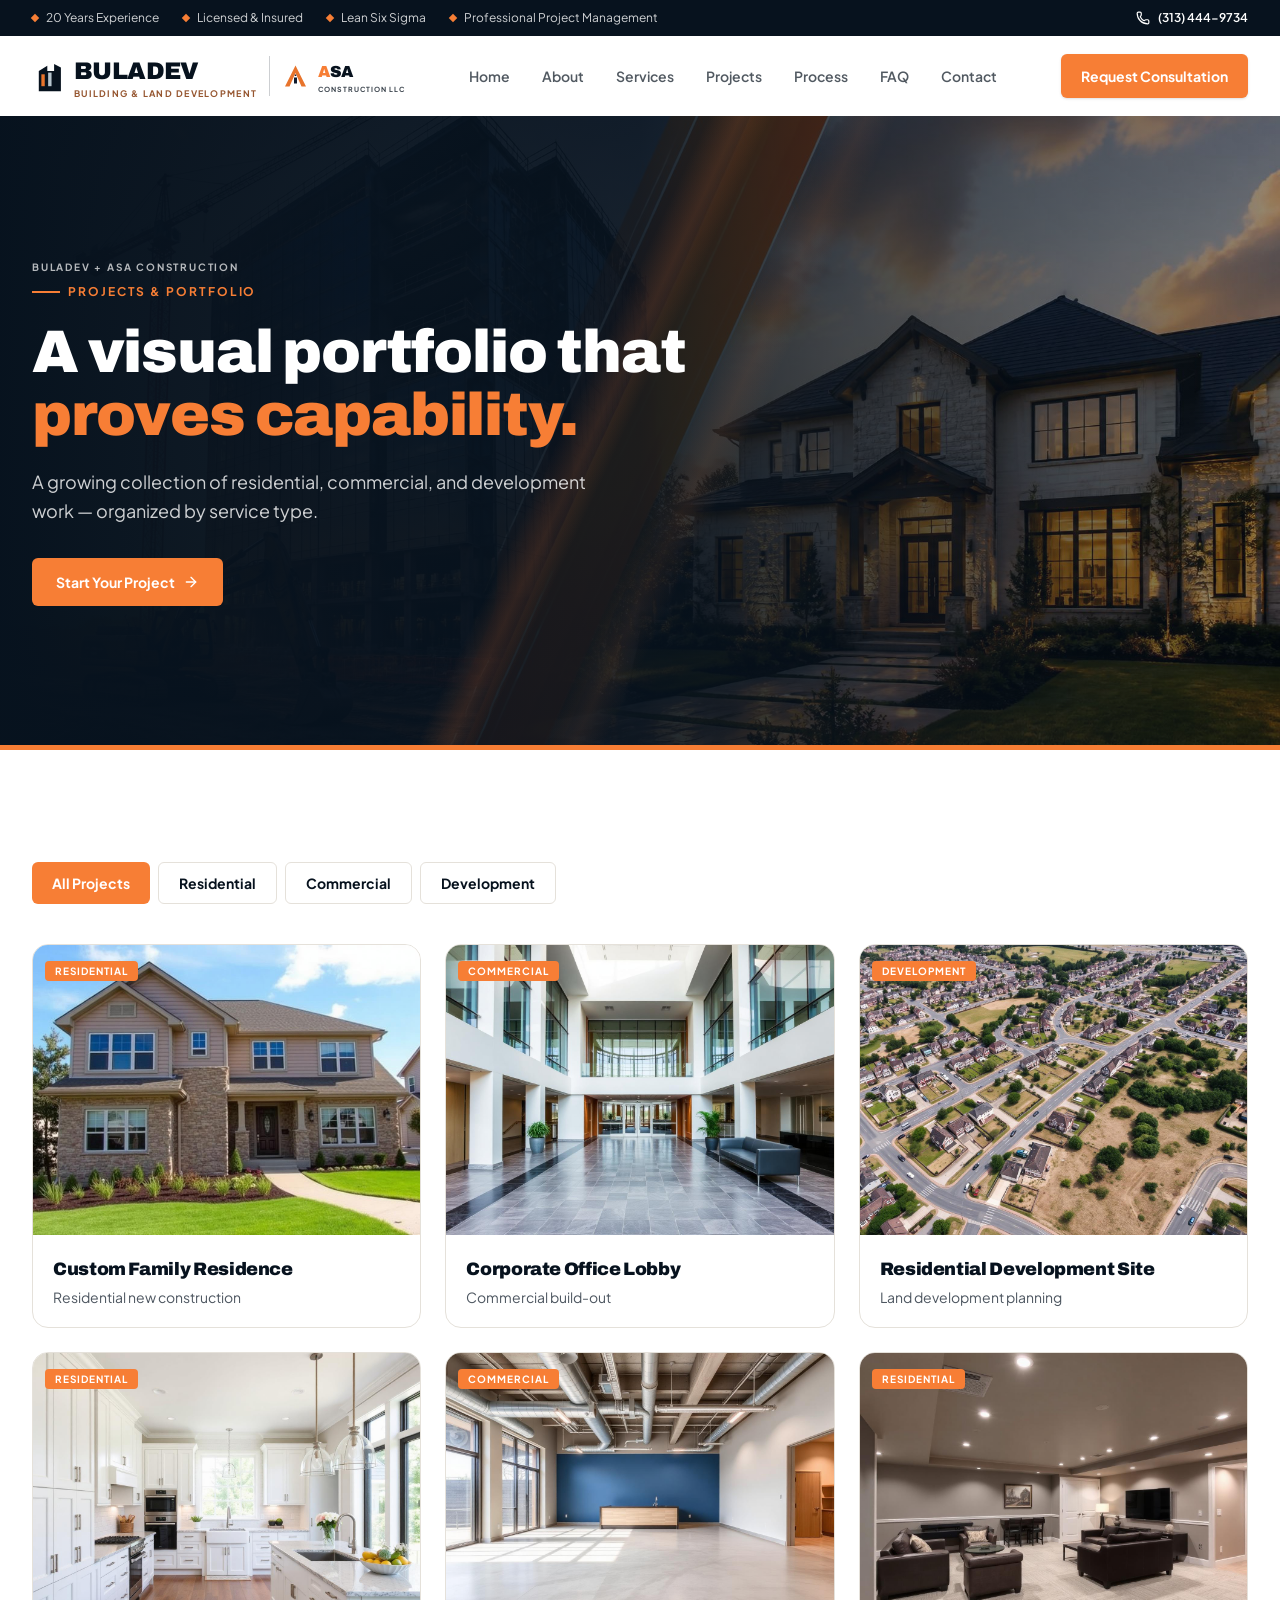
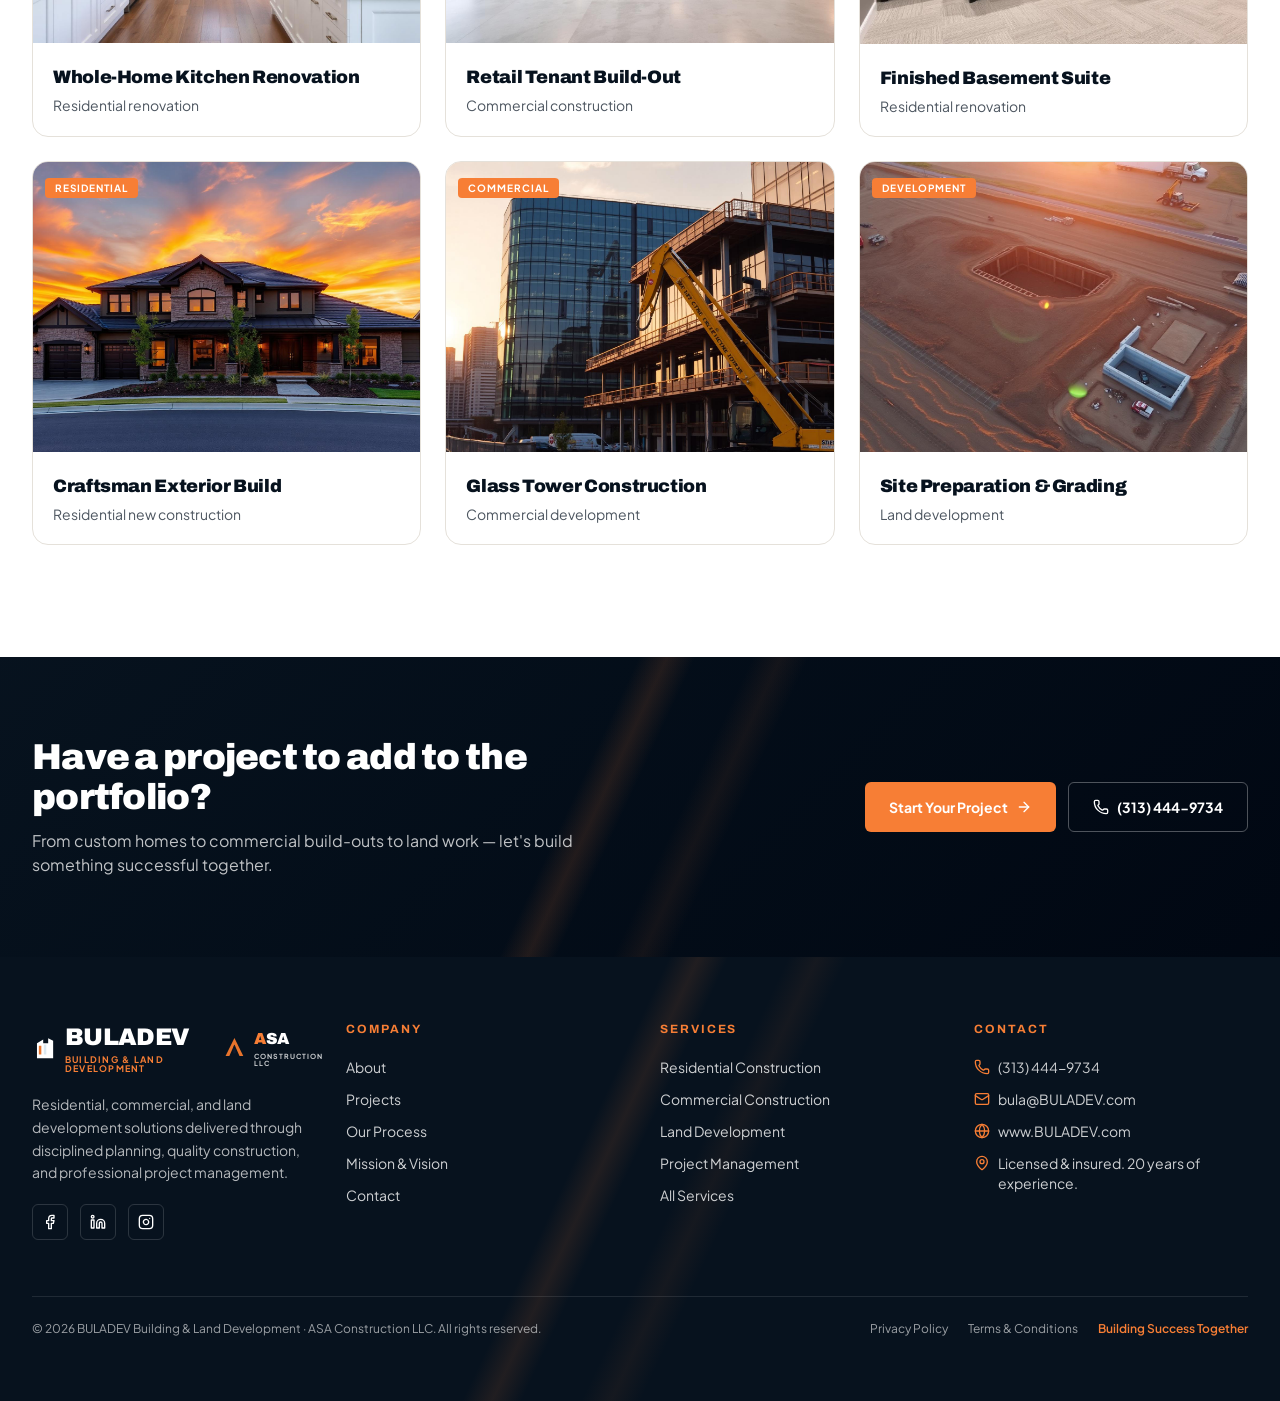
<file: projects.html>
<!DOCTYPE html>
<html lang="en"><head><meta charset="utf-8"/><meta content="width=device-width, initial-scale=1" name="viewport"/><title>Projects &amp; Portfolio — BULADEV + ASA</title><meta content="BULADEV Building &amp; Land Development" name="author"/><meta content="BULADEV + ASA Construction" property="og:site_name"/><meta content="website" property="og:type"/><meta content="summary_large_image" name="twitter:card"/><meta content="#0F1B2D" name="theme-color"/><meta content="A visual portfolio of residential, commercial, and development projects organized by service type." name="description"/><meta content="Projects — BULADEV + ASA" property="og:title"/><meta content="Residential, commercial, and development project work." property="og:description"/><meta content="/projects" property="og:url"/><meta content="/src/assets/hero-home.jpg" property="og:image"/><link href="/projects" rel="canonical"/><script type="application/ld+json">{"@context":"https://schema.org","@type":"GeneralContractor","name":"BULADEV Building & Land Development","alternateName":"ASA Construction LLC","telephone":"+1-313-444-9734","email":"bula@BULADEV.com","url":"/","slogan":"Building Success Together","description":"Residential, commercial, and land development with 20 years of experience, licensed & insured, Lean Six Sigma certified."}</script><style type="text/css">[data-sonner-toaster][dir=ltr],html[dir=ltr]{--toast-icon-margin-start:-3px;--toast-icon-margin-end:4px;--toast-svg-margin-start:-1px;--toast-svg-margin-end:0px;--toast-button-margin-start:auto;--toast-button-margin-end:0;--toast-close-button-start:0;--toast-close-button-end:unset;--toast-close-button-transform:translate(-35%, -35%)}[data-sonner-toaster][dir=rtl],html[dir=rtl]{--toast-icon-margin-start:4px;--toast-icon-margin-end:-3px;--toast-svg-margin-start:0px;--toast-svg-margin-end:-1px;--toast-button-margin-start:0;--toast-button-margin-end:auto;--toast-close-button-start:unset;--toast-close-button-end:0;--toast-close-button-transform:translate(35%, -35%)}[data-sonner-toaster]{position:fixed;width:var(--width);font-family:ui-sans-serif,system-ui,-apple-system,BlinkMacSystemFont,Segoe UI,Roboto,Helvetica Neue,Arial,Noto Sans,sans-serif,Apple Color Emoji,Segoe UI Emoji,Segoe UI Symbol,Noto Color Emoji;--gray1:hsl(0, 0%, 99%);--gray2:hsl(0, 0%, 97.3%);--gray3:hsl(0, 0%, 95.1%);--gray4:hsl(0, 0%, 93%);--gray5:hsl(0, 0%, 90.9%);--gray6:hsl(0, 0%, 88.7%);--gray7:hsl(0, 0%, 85.8%);--gray8:hsl(0, 0%, 78%);--gray9:hsl(0, 0%, 56.1%);--gray10:hsl(0, 0%, 52.3%);--gray11:hsl(0, 0%, 43.5%);--gray12:hsl(0, 0%, 9%);--border-radius:8px;box-sizing:border-box;padding:0;margin:0;list-style:none;outline:0;z-index:999999999;transition:transform .4s ease}@media (hover:none) and (pointer:coarse){[data-sonner-toaster][data-lifted=true]{transform:none}}[data-sonner-toaster][data-x-position=right]{right:var(--offset-right)}[data-sonner-toaster][data-x-position=left]{left:var(--offset-left)}[data-sonner-toaster][data-x-position=center]{left:50%;transform:translateX(-50%)}[data-sonner-toaster][data-y-position=top]{top:var(--offset-top)}[data-sonner-toaster][data-y-position=bottom]{bottom:var(--offset-bottom)}[data-sonner-toast]{--y:translateY(100%);--lift-amount:calc(var(--lift) * var(--gap));z-index:var(--z-index);position:absolute;opacity:0;transform:var(--y);touch-action:none;transition:transform .4s,opacity .4s,height .4s,box-shadow .2s;box-sizing:border-box;outline:0;overflow-wrap:anywhere}[data-sonner-toast][data-styled=true]{padding:16px;background:var(--normal-bg);border:1px solid var(--normal-border);color:var(--normal-text);border-radius:var(--border-radius);box-shadow:0 4px 12px rgba(0,0,0,.1);width:var(--width);font-size:13px;display:flex;align-items:center;gap:6px}[data-sonner-toast]:focus-visible{box-shadow:0 4px 12px rgba(0,0,0,.1),0 0 0 2px rgba(0,0,0,.2)}[data-sonner-toast][data-y-position=top]{top:0;--y:translateY(-100%);--lift:1;--lift-amount:calc(1 * var(--gap))}[data-sonner-toast][data-y-position=bottom]{bottom:0;--y:translateY(100%);--lift:-1;--lift-amount:calc(var(--lift) * var(--gap))}[data-sonner-toast][data-styled=true] [data-description]{font-weight:400;line-height:1.4;color:#3f3f3f}[data-rich-colors=true][data-sonner-toast][data-styled=true] [data-description]{color:inherit}[data-sonner-toaster][data-sonner-theme=dark] [data-description]{color:#e8e8e8}[data-sonner-toast][data-styled=true] [data-title]{font-weight:500;line-height:1.5;color:inherit}[data-sonner-toast][data-styled=true] [data-icon]{display:flex;height:16px;width:16px;position:relative;justify-content:flex-start;align-items:center;flex-shrink:0;margin-left:var(--toast-icon-margin-start);margin-right:var(--toast-icon-margin-end)}[data-sonner-toast][data-promise=true] [data-icon]>svg{opacity:0;transform:scale(.8);transform-origin:center;animation:sonner-fade-in .3s ease forwards}[data-sonner-toast][data-styled=true] [data-icon]>*{flex-shrink:0}[data-sonner-toast][data-styled=true] [data-icon] svg{margin-left:var(--toast-svg-margin-start);margin-right:var(--toast-svg-margin-end)}[data-sonner-toast][data-styled=true] [data-content]{display:flex;flex-direction:column;gap:2px}[data-sonner-toast][data-styled=true] [data-button]{border-radius:4px;padding-left:8px;padding-right:8px;height:24px;font-size:12px;color:var(--normal-bg);background:var(--normal-text);margin-left:var(--toast-button-margin-start);margin-right:var(--toast-button-margin-end);border:none;font-weight:500;cursor:pointer;outline:0;display:flex;align-items:center;flex-shrink:0;transition:opacity .4s,box-shadow .2s}[data-sonner-toast][data-styled=true] [data-button]:focus-visible{box-shadow:0 0 0 2px rgba(0,0,0,.4)}[data-sonner-toast][data-styled=true] [data-button]:first-of-type{margin-left:var(--toast-button-margin-start);margin-right:var(--toast-button-margin-end)}[data-sonner-toast][data-styled=true] [data-cancel]{color:var(--normal-text);background:rgba(0,0,0,.08)}[data-sonner-toaster][data-sonner-theme=dark] [data-sonner-toast][data-styled=true] [data-cancel]{background:rgba(255,255,255,.3)}[data-sonner-toast][data-styled=true] [data-close-button]{position:absolute;left:var(--toast-close-button-start);right:var(--toast-close-button-end);top:0;height:20px;width:20px;display:flex;justify-content:center;align-items:center;padding:0;color:var(--gray12);background:var(--normal-bg);border:1px solid var(--gray4);transform:var(--toast-close-button-transform);border-radius:50%;cursor:pointer;z-index:1;transition:opacity .1s,background .2s,border-color .2s}[data-sonner-toast][data-styled=true] [data-close-button]:focus-visible{box-shadow:0 4px 12px rgba(0,0,0,.1),0 0 0 2px rgba(0,0,0,.2)}[data-sonner-toast][data-styled=true] [data-disabled=true]{cursor:not-allowed}[data-sonner-toast][data-styled=true]:hover [data-close-button]:hover{background:var(--gray2);border-color:var(--gray5)}[data-sonner-toast][data-swiping=true]::before{content:'';position:absolute;left:-100%;right:-100%;height:100%;z-index:-1}[data-sonner-toast][data-y-position=top][data-swiping=true]::before{bottom:50%;transform:scaleY(3) translateY(50%)}[data-sonner-toast][data-y-position=bottom][data-swiping=true]::before{top:50%;transform:scaleY(3) translateY(-50%)}[data-sonner-toast][data-swiping=false][data-removed=true]::before{content:'';position:absolute;inset:0;transform:scaleY(2)}[data-sonner-toast][data-expanded=true]::after{content:'';position:absolute;left:0;height:calc(var(--gap) + 1px);bottom:100%;width:100%}[data-sonner-toast][data-mounted=true]{--y:translateY(0);opacity:1}[data-sonner-toast][data-expanded=false][data-front=false]{--scale:var(--toasts-before) * 0.05 + 1;--y:translateY(calc(var(--lift-amount) * var(--toasts-before))) scale(calc(-1 * var(--scale)));height:var(--front-toast-height)}[data-sonner-toast]>*{transition:opacity .4s}[data-sonner-toast][data-x-position=right]{right:0}[data-sonner-toast][data-x-position=left]{left:0}[data-sonner-toast][data-expanded=false][data-front=false][data-styled=true]>*{opacity:0}[data-sonner-toast][data-visible=false]{opacity:0;pointer-events:none}[data-sonner-toast][data-mounted=true][data-expanded=true]{--y:translateY(calc(var(--lift) * var(--offset)));height:var(--initial-height)}[data-sonner-toast][data-removed=true][data-front=true][data-swipe-out=false]{--y:translateY(calc(var(--lift) * -100%));opacity:0}[data-sonner-toast][data-removed=true][data-front=false][data-swipe-out=false][data-expanded=true]{--y:translateY(calc(var(--lift) * var(--offset) + var(--lift) * -100%));opacity:0}[data-sonner-toast][data-removed=true][data-front=false][data-swipe-out=false][data-expanded=false]{--y:translateY(40%);opacity:0;transition:transform .5s,opacity .2s}[data-sonner-toast][data-removed=true][data-front=false]::before{height:calc(var(--initial-height) + 20%)}[data-sonner-toast][data-swiping=true]{transform:var(--y) translateY(var(--swipe-amount-y,0)) translateX(var(--swipe-amount-x,0));transition:none}[data-sonner-toast][data-swiped=true]{user-select:none}[data-sonner-toast][data-swipe-out=true][data-y-position=bottom],[data-sonner-toast][data-swipe-out=true][data-y-position=top]{animation-duration:.2s;animation-timing-function:ease-out;animation-fill-mode:forwards}[data-sonner-toast][data-swipe-out=true][data-swipe-direction=left]{animation-name:swipe-out-left}[data-sonner-toast][data-swipe-out=true][data-swipe-direction=right]{animation-name:swipe-out-right}[data-sonner-toast][data-swipe-out=true][data-swipe-direction=up]{animation-name:swipe-out-up}[data-sonner-toast][data-swipe-out=true][data-swipe-direction=down]{animation-name:swipe-out-down}@keyframes swipe-out-left{from{transform:var(--y) translateX(var(--swipe-amount-x));opacity:1}to{transform:var(--y) translateX(calc(var(--swipe-amount-x) - 100%));opacity:0}}@keyframes swipe-out-right{from{transform:var(--y) translateX(var(--swipe-amount-x));opacity:1}to{transform:var(--y) translateX(calc(var(--swipe-amount-x) + 100%));opacity:0}}@keyframes swipe-out-up{from{transform:var(--y) translateY(var(--swipe-amount-y));opacity:1}to{transform:var(--y) translateY(calc(var(--swipe-amount-y) - 100%));opacity:0}}@keyframes swipe-out-down{from{transform:var(--y) translateY(var(--swipe-amount-y));opacity:1}to{transform:var(--y) translateY(calc(var(--swipe-amount-y) + 100%));opacity:0}}@media (max-width:600px){[data-sonner-toaster]{position:fixed;right:var(--mobile-offset-right);left:var(--mobile-offset-left);width:100%}[data-sonner-toaster][dir=rtl]{left:calc(var(--mobile-offset-left) * -1)}[data-sonner-toaster] [data-sonner-toast]{left:0;right:0;width:calc(100% - var(--mobile-offset-left) * 2)}[data-sonner-toaster][data-x-position=left]{left:var(--mobile-offset-left)}[data-sonner-toaster][data-y-position=bottom]{bottom:var(--mobile-offset-bottom)}[data-sonner-toaster][data-y-position=top]{top:var(--mobile-offset-top)}[data-sonner-toaster][data-x-position=center]{left:var(--mobile-offset-left);right:var(--mobile-offset-right);transform:none}}[data-sonner-toaster][data-sonner-theme=light]{--normal-bg:#fff;--normal-border:var(--gray4);--normal-text:var(--gray12);--success-bg:hsl(143, 85%, 96%);--success-border:hsl(145, 92%, 87%);--success-text:hsl(140, 100%, 27%);--info-bg:hsl(208, 100%, 97%);--info-border:hsl(221, 91%, 93%);--info-text:hsl(210, 92%, 45%);--warning-bg:hsl(49, 100%, 97%);--warning-border:hsl(49, 91%, 84%);--warning-text:hsl(31, 92%, 45%);--error-bg:hsl(359, 100%, 97%);--error-border:hsl(359, 100%, 94%);--error-text:hsl(360, 100%, 45%)}[data-sonner-toaster][data-sonner-theme=light] [data-sonner-toast][data-invert=true]{--normal-bg:#000;--normal-border:hsl(0, 0%, 20%);--normal-text:var(--gray1)}[data-sonner-toaster][data-sonner-theme=dark] [data-sonner-toast][data-invert=true]{--normal-bg:#fff;--normal-border:var(--gray3);--normal-text:var(--gray12)}[data-sonner-toaster][data-sonner-theme=dark]{--normal-bg:#000;--normal-bg-hover:hsl(0, 0%, 12%);--normal-border:hsl(0, 0%, 20%);--normal-border-hover:hsl(0, 0%, 25%);--normal-text:var(--gray1);--success-bg:hsl(150, 100%, 6%);--success-border:hsl(147, 100%, 12%);--success-text:hsl(150, 86%, 65%);--info-bg:hsl(215, 100%, 6%);--info-border:hsl(223, 43%, 17%);--info-text:hsl(216, 87%, 65%);--warning-bg:hsl(64, 100%, 6%);--warning-border:hsl(60, 100%, 9%);--warning-text:hsl(46, 87%, 65%);--error-bg:hsl(358, 76%, 10%);--error-border:hsl(357, 89%, 16%);--error-text:hsl(358, 100%, 81%)}[data-sonner-toaster][data-sonner-theme=dark] [data-sonner-toast] [data-close-button]{background:var(--normal-bg);border-color:var(--normal-border);color:var(--normal-text)}[data-sonner-toaster][data-sonner-theme=dark] [data-sonner-toast] [data-close-button]:hover{background:var(--normal-bg-hover);border-color:var(--normal-border-hover)}[data-rich-colors=true][data-sonner-toast][data-type=success]{background:var(--success-bg);border-color:var(--success-border);color:var(--success-text)}[data-rich-colors=true][data-sonner-toast][data-type=success] [data-close-button]{background:var(--success-bg);border-color:var(--success-border);color:var(--success-text)}[data-rich-colors=true][data-sonner-toast][data-type=info]{background:var(--info-bg);border-color:var(--info-border);color:var(--info-text)}[data-rich-colors=true][data-sonner-toast][data-type=info] [data-close-button]{background:var(--info-bg);border-color:var(--info-border);color:var(--info-text)}[data-rich-colors=true][data-sonner-toast][data-type=warning]{background:var(--warning-bg);border-color:var(--warning-border);color:var(--warning-text)}[data-rich-colors=true][data-sonner-toast][data-type=warning] [data-close-button]{background:var(--warning-bg);border-color:var(--warning-border);color:var(--warning-text)}[data-rich-colors=true][data-sonner-toast][data-type=error]{background:var(--error-bg);border-color:var(--error-border);color:var(--error-text)}[data-rich-colors=true][data-sonner-toast][data-type=error] [data-close-button]{background:var(--error-bg);border-color:var(--error-border);color:var(--error-text)}.sonner-loading-wrapper{--size:16px;height:var(--size);width:var(--size);position:absolute;inset:0;z-index:10}.sonner-loading-wrapper[data-visible=false]{transform-origin:center;animation:sonner-fade-out .2s ease forwards}.sonner-spinner{position:relative;top:50%;left:50%;height:var(--size);width:var(--size)}.sonner-loading-bar{animation:sonner-spin 1.2s linear infinite;background:var(--gray11);border-radius:6px;height:8%;left:-10%;position:absolute;top:-3.9%;width:24%}.sonner-loading-bar:first-child{animation-delay:-1.2s;transform:rotate(.0001deg) translate(146%)}.sonner-loading-bar:nth-child(2){animation-delay:-1.1s;transform:rotate(30deg) translate(146%)}.sonner-loading-bar:nth-child(3){animation-delay:-1s;transform:rotate(60deg) translate(146%)}.sonner-loading-bar:nth-child(4){animation-delay:-.9s;transform:rotate(90deg) translate(146%)}.sonner-loading-bar:nth-child(5){animation-delay:-.8s;transform:rotate(120deg) translate(146%)}.sonner-loading-bar:nth-child(6){animation-delay:-.7s;transform:rotate(150deg) translate(146%)}.sonner-loading-bar:nth-child(7){animation-delay:-.6s;transform:rotate(180deg) translate(146%)}.sonner-loading-bar:nth-child(8){animation-delay:-.5s;transform:rotate(210deg) translate(146%)}.sonner-loading-bar:nth-child(9){animation-delay:-.4s;transform:rotate(240deg) translate(146%)}.sonner-loading-bar:nth-child(10){animation-delay:-.3s;transform:rotate(270deg) translate(146%)}.sonner-loading-bar:nth-child(11){animation-delay:-.2s;transform:rotate(300deg) translate(146%)}.sonner-loading-bar:nth-child(12){animation-delay:-.1s;transform:rotate(330deg) translate(146%)}@keyframes sonner-fade-in{0%{opacity:0;transform:scale(.8)}100%{opacity:1;transform:scale(1)}}@keyframes sonner-fade-out{0%{opacity:1;transform:scale(1)}100%{opacity:0;transform:scale(.8)}}@keyframes sonner-spin{0%{opacity:1}100%{opacity:.15}}@media (prefers-reduced-motion){.sonner-loading-bar,[data-sonner-toast],[data-sonner-toast]>*{transition:none!important;animation:none!important}}.sonner-loader{position:absolute;top:50%;left:50%;transform:translate(-50%,-50%);transform-origin:center;transition:opacity .2s,transform .2s}.sonner-loader[data-visible=false]{opacity:0;transform:scale(.8) translate(-50%,-50%)}</style><link href="assets/bundle.css" rel="stylesheet"/><link href="https://fonts.googleapis.com/css2?family=Archivo:wght@600;700;800;900&amp;family=Plus+Jakarta+Sans:wght@400;500;600;700;800&amp;display=swap" rel="stylesheet"/></head><body><!--$--><div class="flex min-h-screen flex-col bg-background"><div class="hidden md:block bg-ink text-white text-xs"><div class="container-x flex items-center justify-between h-9"><div class="flex items-center gap-6 text-white/80"><span class="flex items-center gap-2"><span class="w-1.5 h-1.5 rotate-45 bg-brand-orange"></span> <!-- -->20 Years Experience</span><span class="flex items-center gap-2"><span class="w-1.5 h-1.5 rotate-45 bg-brand-orange"></span> <!-- -->Licensed &amp; Insured</span><span class="flex items-center gap-2"><span class="w-1.5 h-1.5 rotate-45 bg-brand-orange"></span> <!-- -->Lean Six Sigma</span><span class="flex items-center gap-2"><span class="w-1.5 h-1.5 rotate-45 bg-brand-orange"></span> <!-- -->Professional Project Management</span></div><a class="flex items-center gap-2 font-semibold hover:text-brand-orange transition-colors" href="tel:+13134449734"><svg aria-hidden="true" class="lucide lucide-phone w-3.5 h-3.5" fill="none" height="24" stroke="currentColor" stroke-linecap="round" stroke-linejoin="round" stroke-width="2" viewbox="0 0 24 24" width="24" xmlns="http://www.w3.org/2000/svg"><path d="M13.832 16.568a1 1 0 0 0 1.213-.303l.355-.465A2 2 0 0 1 17 15h3a2 2 0 0 1 2 2v3a2 2 0 0 1-2 2A18 18 0 0 1 2 4a2 2 0 0 1 2-2h3a2 2 0 0 1 2 2v3a2 2 0 0 1-.8 1.6l-.468.351a1 1 0 0 0-.292 1.233 14 14 0 0 0 6.392 6.384"></path></svg> (313) 444-9734</a></div></div><header class="sticky top-0 z-50 transition-all duration-300 bg-white"><div class="container-x flex items-center justify-between h-20"><a class="shrink-0" href="index.html"><div class="flex items-center gap-3"><div class="flex items-center gap-2"><svg aria-hidden="true" class="text-ink" height="34" viewbox="0 0 40 40" width="34"><path d="M8 38 V14 L18 8 L18 14 L26 14 L26 6 L34 10 L34 38 Z" fill="currentColor"></path><rect fill="#E8742C" height="14" width="4" x="11" y="18"></rect><rect fill="#D6E4EE" height="16" opacity="0.85" width="4" x="19" y="16"></rect></svg><div class="flex flex-col leading-none"><span class="font-display text-xl md:text-2xl font-black tracking-tight text-ink">BULADEV</span><span class="text-[8px] md:text-[9px] font-bold tracking-[0.14em] mt-0.5 text-brand-bronze">BUILDING &amp; LAND DEVELOPMENT</span></div></div><div class="hidden sm:block w-px h-10 bg-ink/20"></div><div class="hidden sm:flex items-center gap-1.5"><svg aria-hidden="true" height="30" viewbox="0 0 40 40" width="30"><path d="M4 34 L18 6 L32 34 L26 34 L18 16 L10 34 Z" fill="#E8742C"></path><rect fill="#0F1B2D" height="8" width="4" x="16" y="22"></rect><rect fill="#0F1B2D" height="2" width="2" x="17" y="18"></rect></svg><div class="flex flex-col leading-none"><span class="font-display text-base font-black tracking-tight text-ink"><span class="text-brand-orange">A</span>SA</span><span class="text-[7px] font-bold tracking-[0.14em] mt-0.5 text-ink opacity-80">CONSTRUCTION LLC</span></div></div></div></a><nav class="hidden lg:flex items-center gap-8"><a class="text-sm font-semibold text-ink/70 hover:text-brand-orange transition-colors" href="index.html">Home</a><a class="text-sm font-semibold text-ink/70 hover:text-brand-orange transition-colors" href="about.html">About</a><a class="text-sm font-semibold text-ink/70 hover:text-brand-orange transition-colors" href="services.html">Services</a><a aria-current="page" class="text-sm font-semibold text-ink/70 hover:text-brand-orange transition-colors text-brand-orange" data-status="active" href="projects.html">Projects</a><a class="text-sm font-semibold text-ink/70 hover:text-brand-orange transition-colors" href="process.html">Process</a><a class="text-sm font-semibold text-ink/70 hover:text-brand-orange transition-colors" href="faq.html">FAQ</a><a class="text-sm font-semibold text-ink/70 hover:text-brand-orange transition-colors" href="contact.html">Contact</a></nav><div class="flex items-center gap-2"><a class="hidden sm:inline-flex items-center justify-center rounded-md bg-brand-orange hover:bg-brand-orange-deep transition-colors px-5 py-3 text-sm font-bold text-white shadow-sm" href="contact.html">Request Consultation</a><button aria-label="Open menu" class="lg:hidden grid place-items-center w-11 h-11 rounded-md border border-border text-ink" type="button"><svg aria-hidden="true" class="lucide lucide-menu w-5 h-5" fill="none" height="24" stroke="currentColor" stroke-linecap="round" stroke-linejoin="round" stroke-width="2" viewbox="0 0 24 24" width="24" xmlns="http://www.w3.org/2000/svg"><path d="M4 5h16"></path><path d="M4 12h16"></path><path d="M4 19h16"></path></svg></button></div></div></header><main class="flex-1"><section class="relative isolate overflow-hidden bg-ink text-white"><img alt="" aria-hidden="true" class="absolute inset-0 h-full w-full object-cover opacity-60" src="assets/507bfd42_hero-home.jpg"/><div class="absolute inset-0 bg-gradient-to-r from-ink via-ink/85 to-transparent"></div><div class="orange-slash opacity-80"></div><div class="absolute -bottom-px left-0 right-0 h-1.5 bg-brand-orange"></div><div class="container-x relative py-24 md:py-36"><p class="text-[10px] tracking-[0.18em] font-bold uppercase text-white/70">BULADEV + ASA Construction</p><p class="mt-2 eyebrow text-brand-orange">Projects &amp; Portfolio</p><h1 class="mt-5 max-w-3xl font-display text-4xl md:text-6xl font-black leading-[1.05]">A visual portfolio that <span class="text-brand-orange">proves capability.</span></h1><p class="mt-5 max-w-xl text-base md:text-lg text-white/80 leading-relaxed">A growing collection of residential, commercial, and development work — organized by service type.</p><div class="mt-8 flex flex-wrap items-center gap-3"><a class="inline-flex items-center gap-2 rounded-md bg-brand-orange hover:bg-brand-orange-deep transition-colors px-6 py-3.5 text-sm font-bold text-white" href="contact.html">Start Your Project<!-- --> <svg aria-hidden="true" class="lucide lucide-arrow-right w-4 h-4" fill="none" height="24" stroke="currentColor" stroke-linecap="round" stroke-linejoin="round" stroke-width="2" viewbox="0 0 24 24" width="24" xmlns="http://www.w3.org/2000/svg"><path d="M5 12h14"></path><path d="m12 5 7 7-7 7"></path></svg></a></div></div></section><section class="py-20 md:py-28"><div class="container-x"><div class="flex flex-wrap gap-2"><button class="px-5 py-2.5 rounded-md text-sm font-bold transition-colors bg-brand-orange text-white" type="button">All Projects</button><button class="px-5 py-2.5 rounded-md text-sm font-bold transition-colors bg-white border border-border text-ink hover:border-brand-orange" type="button">Residential</button><button class="px-5 py-2.5 rounded-md text-sm font-bold transition-colors bg-white border border-border text-ink hover:border-brand-orange" type="button">Commercial</button><button class="px-5 py-2.5 rounded-md text-sm font-bold transition-colors bg-white border border-border text-ink hover:border-brand-orange" type="button">Development</button></div><div class="mt-10 grid gap-6 md:grid-cols-2 lg:grid-cols-3"><article class="group rounded-2xl overflow-hidden bg-white border border-border hover:shadow-elevated transition-all"><div class="aspect-[4/3] overflow-hidden relative"><img alt="Custom Family Residence" class="w-full h-full object-cover group-hover:scale-105 transition-transform duration-700" loading="lazy" src="assets/ad27f03b_project-home.jpg"/><div class="absolute top-3 left-3"><span class="bg-brand-orange text-white text-[10px] font-bold tracking-widest uppercase px-2.5 py-1 rounded">residential</span></div></div><div class="p-5"><h3 class="font-display text-lg font-black text-ink">Custom Family Residence</h3><p class="mt-1 text-sm text-muted-foreground">Residential new construction</p></div></article><article class="group rounded-2xl overflow-hidden bg-white border border-border hover:shadow-elevated transition-all"><div class="aspect-[4/3] overflow-hidden relative"><img alt="Corporate Office Lobby" class="w-full h-full object-cover group-hover:scale-105 transition-transform duration-700" loading="lazy" src="assets/89f82f0b_project-office.jpg"/><div class="absolute top-3 left-3"><span class="bg-brand-orange text-white text-[10px] font-bold tracking-widest uppercase px-2.5 py-1 rounded">commercial</span></div></div><div class="p-5"><h3 class="font-display text-lg font-black text-ink">Corporate Office Lobby</h3><p class="mt-1 text-sm text-muted-foreground">Commercial build-out</p></div></article><article class="group rounded-2xl overflow-hidden bg-white border border-border hover:shadow-elevated transition-all"><div class="aspect-[4/3] overflow-hidden relative"><img alt="Residential Development Site" class="w-full h-full object-cover group-hover:scale-105 transition-transform duration-700" loading="lazy" src="assets/3903a4ef_project-development.jpg"/><div class="absolute top-3 left-3"><span class="bg-brand-orange text-white text-[10px] font-bold tracking-widest uppercase px-2.5 py-1 rounded">development</span></div></div><div class="p-5"><h3 class="font-display text-lg font-black text-ink">Residential Development Site</h3><p class="mt-1 text-sm text-muted-foreground">Land development planning</p></div></article><article class="group rounded-2xl overflow-hidden bg-white border border-border hover:shadow-elevated transition-all"><div class="aspect-[4/3] overflow-hidden relative"><img alt="Whole-Home Kitchen Renovation" class="w-full h-full object-cover group-hover:scale-105 transition-transform duration-700" loading="lazy" src="assets/69ea557b_project-kitchen.jpg"/><div class="absolute top-3 left-3"><span class="bg-brand-orange text-white text-[10px] font-bold tracking-widest uppercase px-2.5 py-1 rounded">residential</span></div></div><div class="p-5"><h3 class="font-display text-lg font-black text-ink">Whole-Home Kitchen Renovation</h3><p class="mt-1 text-sm text-muted-foreground">Residential renovation</p></div></article><article class="group rounded-2xl overflow-hidden bg-white border border-border hover:shadow-elevated transition-all"><div class="aspect-[4/3] overflow-hidden relative"><img alt="Retail Tenant Build-Out" class="w-full h-full object-cover group-hover:scale-105 transition-transform duration-700" loading="lazy" src="assets/02e705ab_project-retail.jpg"/><div class="absolute top-3 left-3"><span class="bg-brand-orange text-white text-[10px] font-bold tracking-widest uppercase px-2.5 py-1 rounded">commercial</span></div></div><div class="p-5"><h3 class="font-display text-lg font-black text-ink">Retail Tenant Build-Out</h3><p class="mt-1 text-sm text-muted-foreground">Commercial construction</p></div></article><article class="group rounded-2xl overflow-hidden bg-white border border-border hover:shadow-elevated transition-all"><div class="aspect-[4/3] overflow-hidden relative"><img alt="Finished Basement Suite" class="w-full h-full object-cover group-hover:scale-105 transition-transform duration-700" loading="lazy" src="assets/2eee6cd2_project-basement.jpg"/><div class="absolute top-3 left-3"><span class="bg-brand-orange text-white text-[10px] font-bold tracking-widest uppercase px-2.5 py-1 rounded">residential</span></div></div><div class="p-5"><h3 class="font-display text-lg font-black text-ink">Finished Basement Suite</h3><p class="mt-1 text-sm text-muted-foreground">Residential renovation</p></div></article><article class="group rounded-2xl overflow-hidden bg-white border border-border hover:shadow-elevated transition-all"><div class="aspect-[4/3] overflow-hidden relative"><img alt="Craftsman Exterior Build" class="w-full h-full object-cover group-hover:scale-105 transition-transform duration-700" loading="lazy" src="assets/7fdf9eca_hero-residential.jpg"/><div class="absolute top-3 left-3"><span class="bg-brand-orange text-white text-[10px] font-bold tracking-widest uppercase px-2.5 py-1 rounded">residential</span></div></div><div class="p-5"><h3 class="font-display text-lg font-black text-ink">Craftsman Exterior Build</h3><p class="mt-1 text-sm text-muted-foreground">Residential new construction</p></div></article><article class="group rounded-2xl overflow-hidden bg-white border border-border hover:shadow-elevated transition-all"><div class="aspect-[4/3] overflow-hidden relative"><img alt="Glass Tower Construction" class="w-full h-full object-cover group-hover:scale-105 transition-transform duration-700" loading="lazy" src="assets/561fce86_hero-commercial.jpg"/><div class="absolute top-3 left-3"><span class="bg-brand-orange text-white text-[10px] font-bold tracking-widest uppercase px-2.5 py-1 rounded">commercial</span></div></div><div class="p-5"><h3 class="font-display text-lg font-black text-ink">Glass Tower Construction</h3><p class="mt-1 text-sm text-muted-foreground">Commercial development</p></div></article><article class="group rounded-2xl overflow-hidden bg-white border border-border hover:shadow-elevated transition-all"><div class="aspect-[4/3] overflow-hidden relative"><img alt="Site Preparation &amp; Grading" class="w-full h-full object-cover group-hover:scale-105 transition-transform duration-700" loading="lazy" src="assets/a41b90ac_hero-land.jpg"/><div class="absolute top-3 left-3"><span class="bg-brand-orange text-white text-[10px] font-bold tracking-widest uppercase px-2.5 py-1 rounded">development</span></div></div><div class="p-5"><h3 class="font-display text-lg font-black text-ink">Site Preparation &amp; Grading</h3><p class="mt-1 text-sm text-muted-foreground">Land development</p></div></article></div></div></section><section class="relative ink-section"><div class="orange-slash opacity-70"></div><div class="container-x relative py-16 md:py-20 grid gap-8 md:grid-cols-[1fr_auto] items-center"><div><h2 class="font-display text-3xl md:text-4xl font-black text-white max-w-2xl">Have a project to add to the portfolio?</h2><p class="mt-3 text-white/75 max-w-xl">From custom homes to commercial build-outs to land work — let's build something successful together.</p></div><div class="flex flex-wrap gap-3"><a class="inline-flex items-center gap-2 rounded-md bg-brand-orange hover:bg-brand-orange-deep transition-colors px-6 py-3.5 text-sm font-bold text-white" href="contact.html">Start Your Project<!-- --> <svg aria-hidden="true" class="lucide lucide-arrow-right w-4 h-4" fill="none" height="24" stroke="currentColor" stroke-linecap="round" stroke-linejoin="round" stroke-width="2" viewbox="0 0 24 24" width="24" xmlns="http://www.w3.org/2000/svg"><path d="M5 12h14"></path><path d="m12 5 7 7-7 7"></path></svg></a><a class="inline-flex items-center gap-2 rounded-md border border-white/30 hover:border-brand-orange hover:text-brand-orange transition-colors px-6 py-3.5 text-sm font-bold text-white" href="tel:+13134449734"><svg aria-hidden="true" class="lucide lucide-phone w-4 h-4" fill="none" height="24" stroke="currentColor" stroke-linecap="round" stroke-linejoin="round" stroke-width="2" viewbox="0 0 24 24" width="24" xmlns="http://www.w3.org/2000/svg"><path d="M13.832 16.568a1 1 0 0 0 1.213-.303l.355-.465A2 2 0 0 1 17 15h3a2 2 0 0 1 2 2v3a2 2 0 0 1-2 2A18 18 0 0 1 2 4a2 2 0 0 1 2-2h3a2 2 0 0 1 2 2v3a2 2 0 0 1-.8 1.6l-.468.351a1 1 0 0 0-.292 1.233 14 14 0 0 0 6.392 6.384"></path></svg> (313) 444-9734</a></div></div></section></main><footer class="bg-ink text-white relative overflow-hidden"><div class="orange-slash opacity-60"></div><div class="container-x relative py-16"><div class="grid gap-10 md:grid-cols-2 lg:grid-cols-4"><div><div class="flex items-center gap-3"><div class="flex items-center gap-2"><svg aria-hidden="true" class="text-white" height="34" viewbox="0 0 40 40" width="34"><path d="M8 38 V14 L18 8 L18 14 L26 14 L26 6 L34 10 L34 38 Z" fill="#ffffff"></path><rect fill="#E8742C" height="14" width="4" x="11" y="18"></rect><rect fill="#D6E4EE" height="16" opacity="0.85" width="4" x="19" y="16"></rect></svg><div class="flex flex-col leading-none"><span class="font-display text-xl md:text-2xl font-black tracking-tight text-white">BULADEV</span><span class="text-[8px] md:text-[9px] font-bold tracking-[0.14em] mt-0.5 text-brand-orange">BUILDING &amp; LAND DEVELOPMENT</span></div></div><div class="hidden sm:block w-px h-10 bg-white/30"></div><div class="hidden sm:flex items-center gap-1.5"><svg aria-hidden="true" height="30" viewbox="0 0 40 40" width="30"><path d="M4 34 L18 6 L32 34 L26 34 L18 16 L10 34 Z" fill="#E8742C"></path><rect fill="#0F1B2D" height="8" width="4" x="16" y="22"></rect><rect fill="#0F1B2D" height="2" width="2" x="17" y="18"></rect></svg><div class="flex flex-col leading-none"><span class="font-display text-base font-black tracking-tight text-white"><span class="text-brand-orange">A</span>SA</span><span class="text-[7px] font-bold tracking-[0.14em] mt-0.5 text-white opacity-80">CONSTRUCTION LLC</span></div></div></div><p class="mt-5 text-sm text-white/70 leading-relaxed">Residential, commercial, and land development solutions delivered through disciplined planning, quality construction, and professional project management.</p><div class="mt-5 flex gap-3"><a aria-label="Social link" class="grid place-items-center w-9 h-9 rounded-md border border-white/15 hover:border-brand-orange hover:text-brand-orange transition-colors" href="#"><svg aria-hidden="true" class="lucide lucide-facebook w-4 h-4" fill="none" height="24" stroke="currentColor" stroke-linecap="round" stroke-linejoin="round" stroke-width="2" viewbox="0 0 24 24" width="24" xmlns="http://www.w3.org/2000/svg"><path d="M18 2h-3a5 5 0 0 0-5 5v3H7v4h3v8h4v-8h3l1-4h-4V7a1 1 0 0 1 1-1h3z"></path></svg></a><a aria-label="Social link" class="grid place-items-center w-9 h-9 rounded-md border border-white/15 hover:border-brand-orange hover:text-brand-orange transition-colors" href="#"><svg aria-hidden="true" class="lucide lucide-linkedin w-4 h-4" fill="none" height="24" stroke="currentColor" stroke-linecap="round" stroke-linejoin="round" stroke-width="2" viewbox="0 0 24 24" width="24" xmlns="http://www.w3.org/2000/svg"><path d="M16 8a6 6 0 0 1 6 6v7h-4v-7a2 2 0 0 0-2-2 2 2 0 0 0-2 2v7h-4v-7a6 6 0 0 1 6-6z"></path><rect height="12" width="4" x="2" y="9"></rect><circle cx="4" cy="4" r="2"></circle></svg></a><a aria-label="Social link" class="grid place-items-center w-9 h-9 rounded-md border border-white/15 hover:border-brand-orange hover:text-brand-orange transition-colors" href="#"><svg aria-hidden="true" class="lucide lucide-instagram w-4 h-4" fill="none" height="24" stroke="currentColor" stroke-linecap="round" stroke-linejoin="round" stroke-width="2" viewbox="0 0 24 24" width="24" xmlns="http://www.w3.org/2000/svg"><rect height="20" rx="5" ry="5" width="20" x="2" y="2"></rect><path d="M16 11.37A4 4 0 1 1 12.63 8 4 4 0 0 1 16 11.37z"></path><line x1="17.5" x2="17.51" y1="6.5" y2="6.5"></line></svg></a></div></div><div><h4 class="text-xs font-bold tracking-[0.16em] text-brand-orange uppercase">Company</h4><ul class="mt-5 space-y-3 text-sm text-white/80"><li><a class="hover:text-brand-orange" href="about.html">About</a></li><li><a aria-current="page" class="hover:text-brand-orange active" data-status="active" href="projects.html">Projects</a></li><li><a class="hover:text-brand-orange" href="process.html">Our Process</a></li><li><a class="hover:text-brand-orange" href="mission-vision.html">Mission &amp; Vision</a></li><li><a class="hover:text-brand-orange" href="contact.html">Contact</a></li></ul></div><div><h4 class="text-xs font-bold tracking-[0.16em] text-brand-orange uppercase">Services</h4><ul class="mt-5 space-y-3 text-sm text-white/80"><li><a class="hover:text-brand-orange" href="services-residential.html">Residential Construction</a></li><li><a class="hover:text-brand-orange" href="services-commercial.html">Commercial Construction</a></li><li><a class="hover:text-brand-orange" href="services-land-development.html">Land Development</a></li><li><a class="hover:text-brand-orange" href="services-project-management.html">Project Management</a></li><li><a class="hover:text-brand-orange" href="services.html">All Services</a></li></ul></div><div><h4 class="text-xs font-bold tracking-[0.16em] text-brand-orange uppercase">Contact</h4><ul class="mt-5 space-y-3 text-sm text-white/80"><li class="flex items-start gap-2"><svg aria-hidden="true" class="lucide lucide-phone w-4 h-4 mt-0.5 text-brand-orange shrink-0" fill="none" height="24" stroke="currentColor" stroke-linecap="round" stroke-linejoin="round" stroke-width="2" viewbox="0 0 24 24" width="24" xmlns="http://www.w3.org/2000/svg"><path d="M13.832 16.568a1 1 0 0 0 1.213-.303l.355-.465A2 2 0 0 1 17 15h3a2 2 0 0 1 2 2v3a2 2 0 0 1-2 2A18 18 0 0 1 2 4a2 2 0 0 1 2-2h3a2 2 0 0 1 2 2v3a2 2 0 0 1-.8 1.6l-.468.351a1 1 0 0 0-.292 1.233 14 14 0 0 0 6.392 6.384"></path></svg> <a class="hover:text-brand-orange" href="tel:+13134449734">(313) 444-9734</a></li><li class="flex items-start gap-2"><svg aria-hidden="true" class="lucide lucide-mail w-4 h-4 mt-0.5 text-brand-orange shrink-0" fill="none" height="24" stroke="currentColor" stroke-linecap="round" stroke-linejoin="round" stroke-width="2" viewbox="0 0 24 24" width="24" xmlns="http://www.w3.org/2000/svg"><path d="m22 7-8.991 5.727a2 2 0 0 1-2.009 0L2 7"></path><rect height="16" rx="2" width="20" x="2" y="4"></rect></svg> <a class="hover:text-brand-orange" href="mailto:bula@BULADEV.com">bula@BULADEV.com</a></li><li class="flex items-start gap-2"><svg aria-hidden="true" class="lucide lucide-globe w-4 h-4 mt-0.5 text-brand-orange shrink-0" fill="none" height="24" stroke="currentColor" stroke-linecap="round" stroke-linejoin="round" stroke-width="2" viewbox="0 0 24 24" width="24" xmlns="http://www.w3.org/2000/svg"><circle cx="12" cy="12" r="10"></circle><path d="M12 2a14.5 14.5 0 0 0 0 20 14.5 14.5 0 0 0 0-20"></path><path d="M2 12h20"></path></svg> www.BULADEV.com</li><li class="flex items-start gap-2"><svg aria-hidden="true" class="lucide lucide-map-pin w-4 h-4 mt-0.5 text-brand-orange shrink-0" fill="none" height="24" stroke="currentColor" stroke-linecap="round" stroke-linejoin="round" stroke-width="2" viewbox="0 0 24 24" width="24" xmlns="http://www.w3.org/2000/svg"><path d="M20 10c0 4.993-5.539 10.193-7.399 11.799a1 1 0 0 1-1.202 0C9.539 20.193 4 14.993 4 10a8 8 0 0 1 16 0"></path><circle cx="12" cy="10" r="3"></circle></svg> Licensed &amp; insured. 20 years of experience.</li></ul></div></div><div class="mt-14 pt-6 border-t border-white/10 flex flex-col md:flex-row items-center justify-between gap-4 text-xs text-white/60"><p>© <!-- -->2026<!-- --> BULADEV Building &amp; Land Development · ASA Construction LLC. All rights reserved.</p><div class="flex items-center gap-5"><a class="hover:text-brand-orange" href="privacy.html">Privacy Policy</a><a class="hover:text-brand-orange" href="terms.html">Terms &amp; Conditions</a><span class="text-brand-orange font-semibold">Building Success Together</span></div></div></div></footer><button aria-label="Back to top" class="fixed bottom-6 right-6 z-40 grid place-items-center w-11 h-11 rounded-full bg-brand-orange text-white shadow-lg transition-all opacity-0 translate-y-3 pointer-events-none" type="button"><svg aria-hidden="true" class="lucide lucide-arrow-up w-5 h-5" fill="none" height="24" stroke="currentColor" stroke-linecap="round" stroke-linejoin="round" stroke-width="2" viewbox="0 0 24 24" width="24" xmlns="http://www.w3.org/2000/svg"><path d="m5 12 7-7 7 7"></path><path d="M12 19V5"></path></svg></button><section aria-atomic="false" aria-label="Notifications alt+T" aria-live="polite" aria-relevant="additions text" tabindex="-1"></section></div><!--/$--><script>
document.addEventListener('DOMContentLoaded',function(){
  var btn=document.querySelector('[data-mobile-toggle]');
  var menu=document.querySelector('[data-mobile-menu]');
  if(btn&&menu){btn.addEventListener('click',function(){menu.classList.toggle('hidden');});}
  var top=document.querySelector('[data-back-to-top]');
  function tg(show){if(!top)return;if(show){top.style.opacity='1';top.style.pointerEvents='auto';top.style.transform='translateY(0)';}else{top.style.opacity='0';top.style.pointerEvents='none';top.style.transform='translateY(12px)';}}
  if(top){tg(false);window.addEventListener('scroll',function(){tg(window.scrollY>600);});top.addEventListener('click',function(){window.scrollTo({top:0,behavior:'smooth'});});}
});
</script></body></html>
</file>
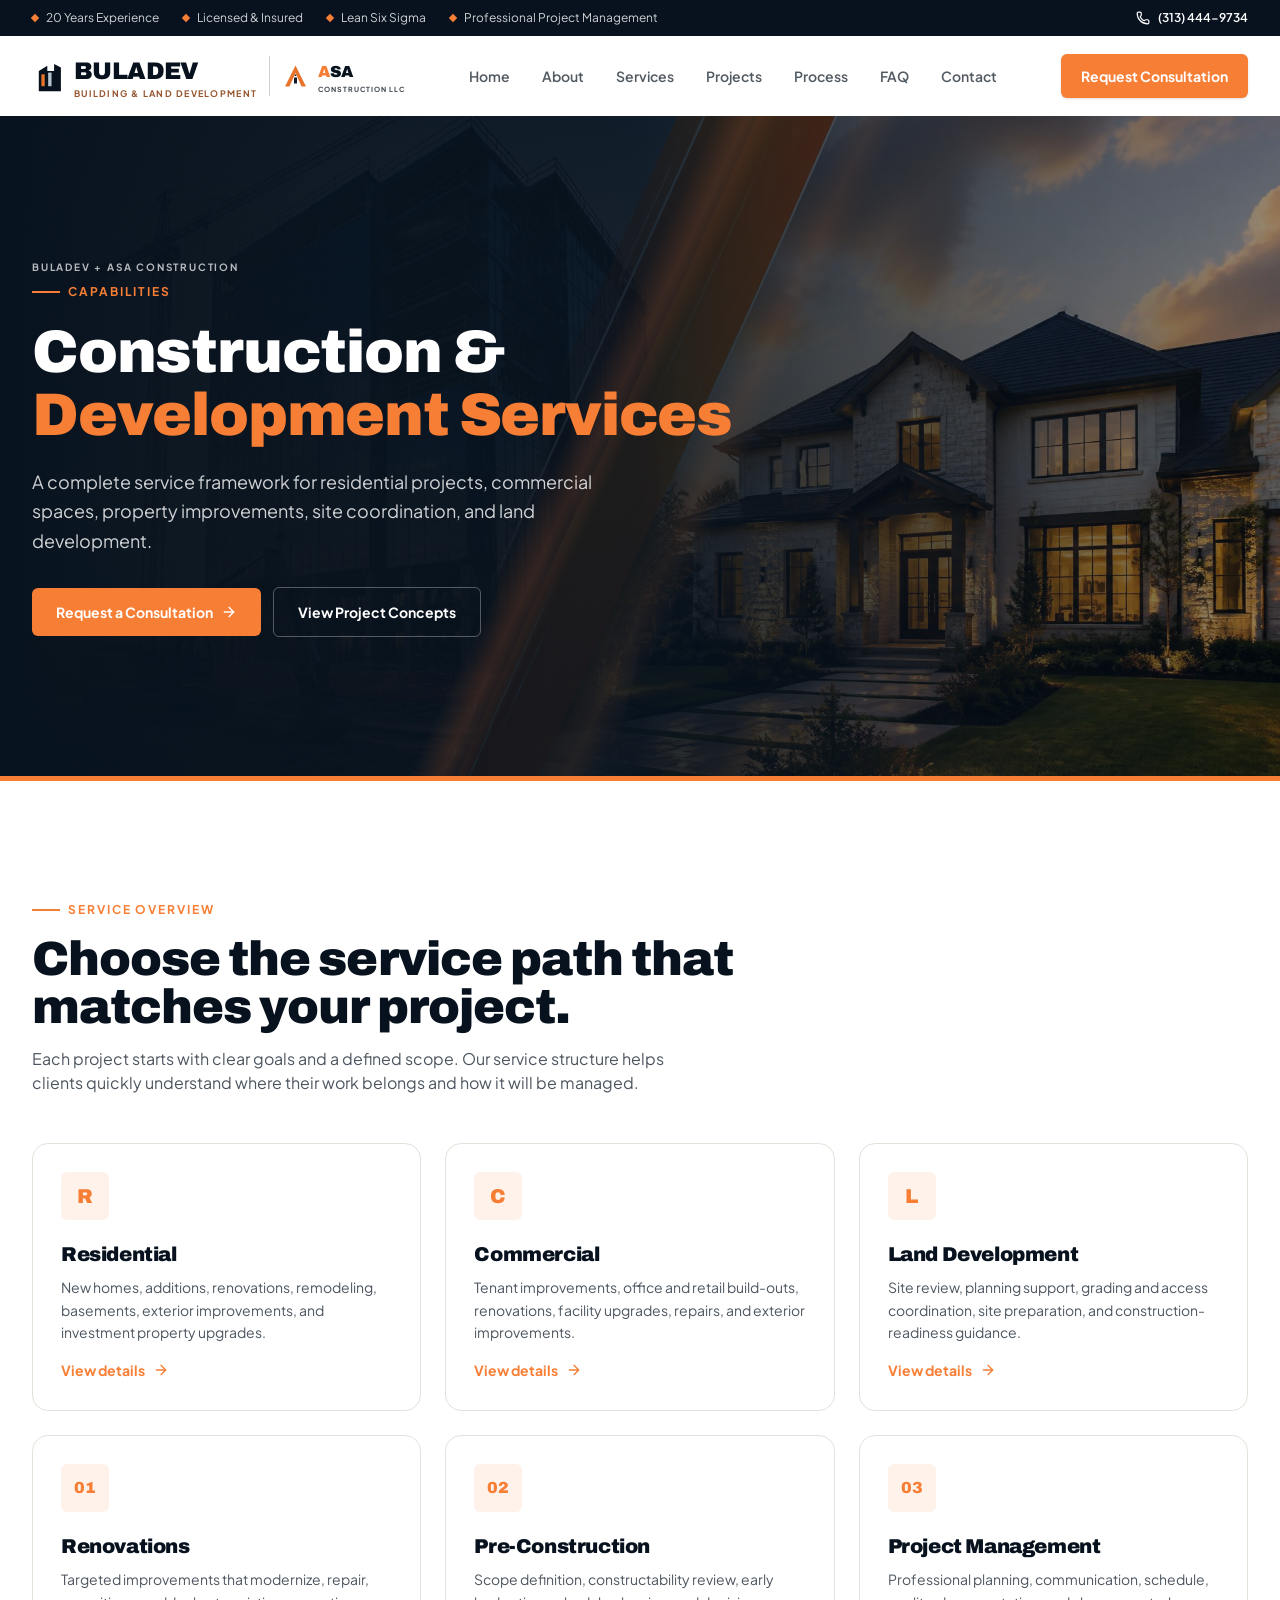
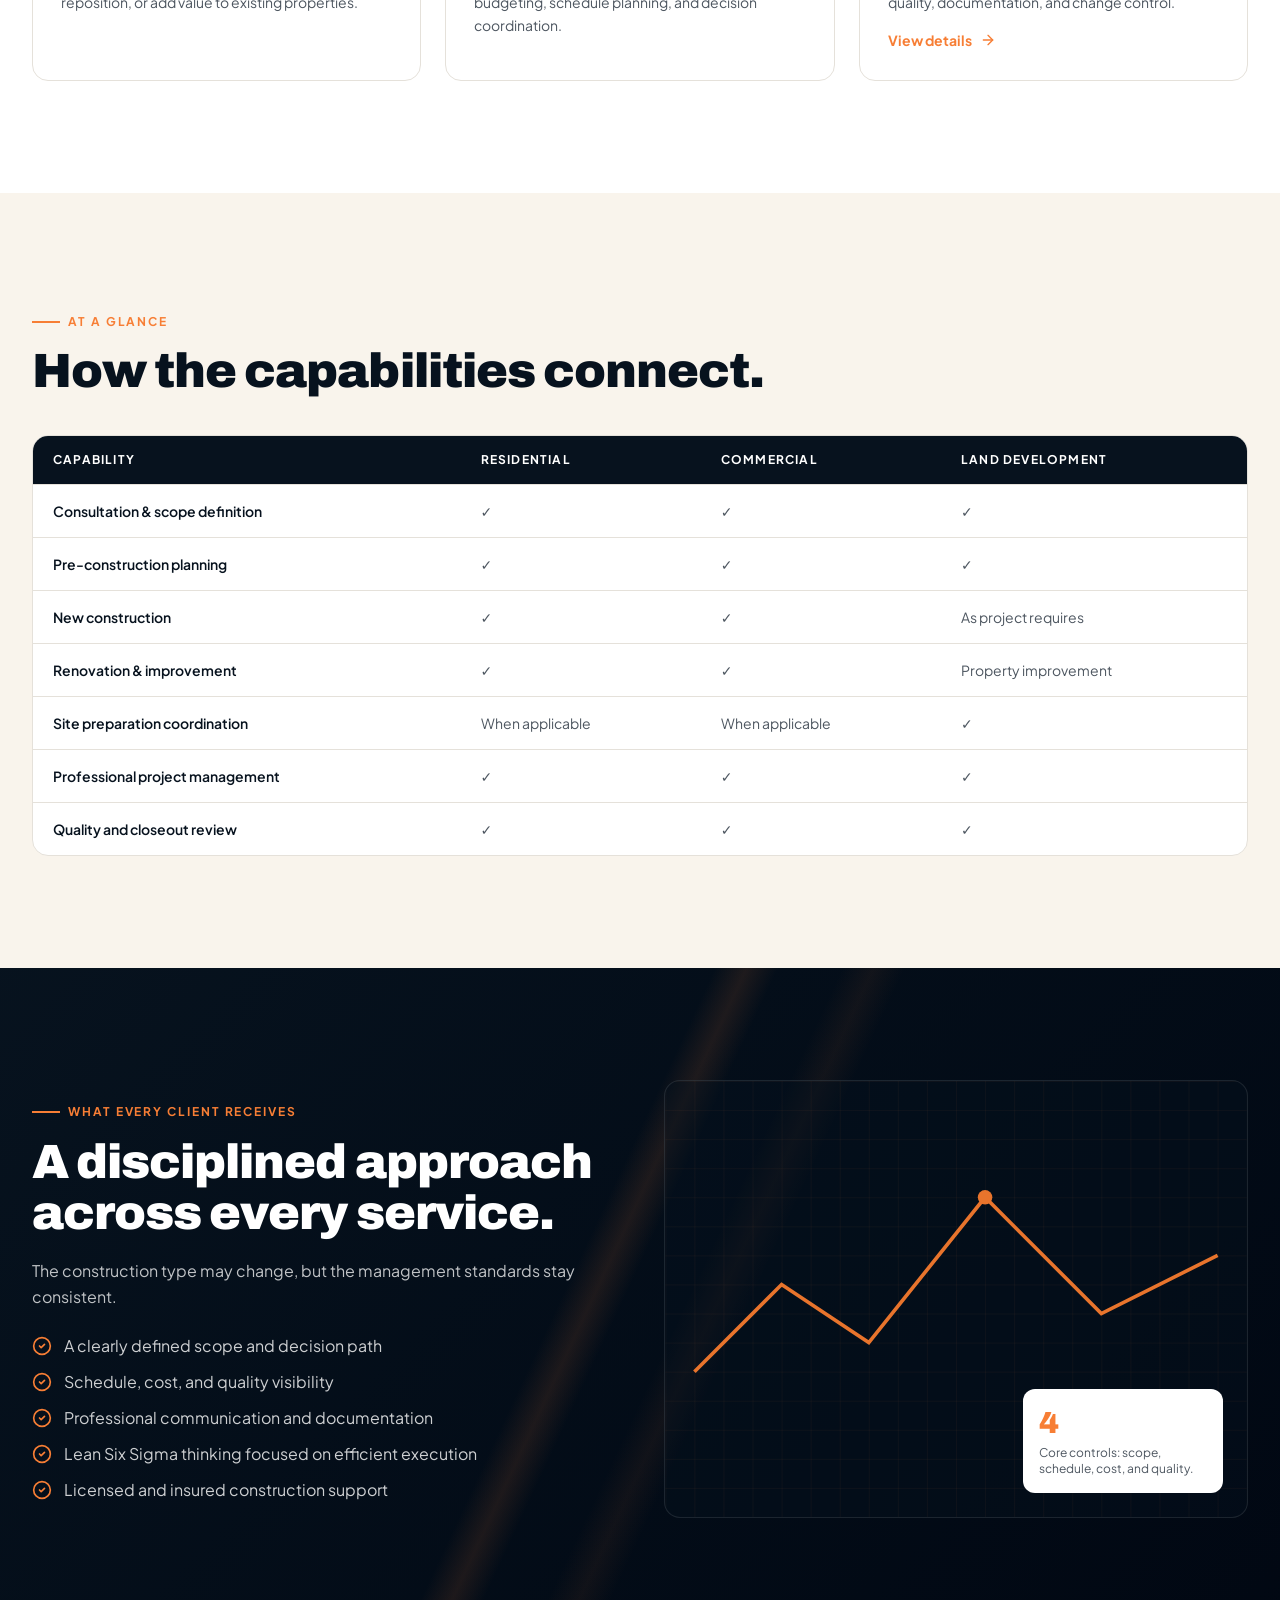
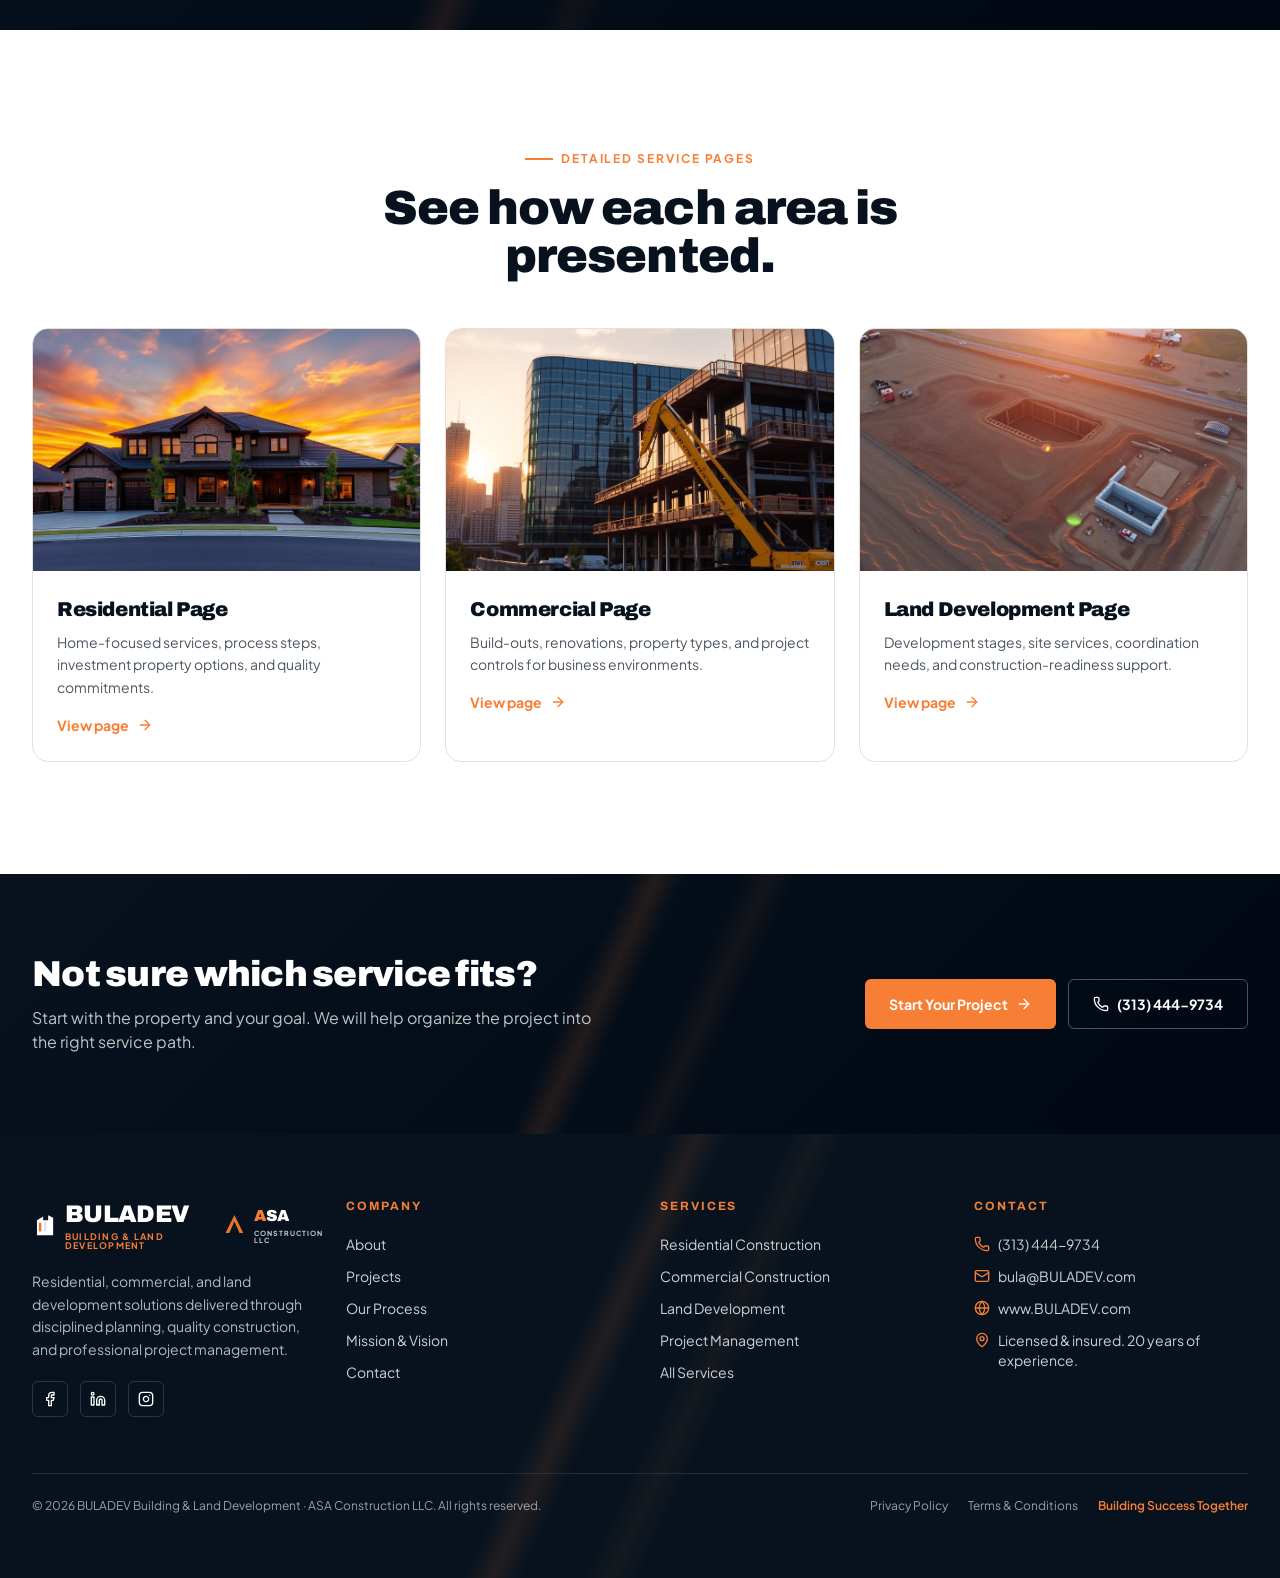
<file: services-commercial.html>
<!DOCTYPE html>
<html lang="en"><head><meta charset="utf-8"/><meta content="width=device-width, initial-scale=1" name="viewport"/><title>Commercial Construction — BULADEV + ASA</title><meta content="BULADEV Building &amp; Land Development" name="author"/><meta content="BULADEV + ASA Construction" property="og:site_name"/><meta content="website" property="og:type"/><meta content="summary_large_image" name="twitter:card"/><meta content="#0F1B2D" name="theme-color"/><meta content="Tenant build-outs, office and retail improvements, facility upgrades, and exterior improvements for business environments." name="description"/><meta content="Commercial Construction" property="og:title"/><meta content="Spaces built for business performance — coordinated, professional, and accountable." property="og:description"/><meta content="/services/commercial" property="og:url"/><link href="/services" rel="canonical"/><link href="/services/commercial" rel="canonical"/><script type="application/ld+json">{"@context":"https://schema.org","@type":"GeneralContractor","name":"BULADEV Building & Land Development","alternateName":"ASA Construction LLC","telephone":"+1-313-444-9734","email":"bula@BULADEV.com","url":"/","slogan":"Building Success Together","description":"Residential, commercial, and land development with 20 years of experience, licensed & insured, Lean Six Sigma certified."}</script><style type="text/css">[data-sonner-toaster][dir=ltr],html[dir=ltr]{--toast-icon-margin-start:-3px;--toast-icon-margin-end:4px;--toast-svg-margin-start:-1px;--toast-svg-margin-end:0px;--toast-button-margin-start:auto;--toast-button-margin-end:0;--toast-close-button-start:0;--toast-close-button-end:unset;--toast-close-button-transform:translate(-35%, -35%)}[data-sonner-toaster][dir=rtl],html[dir=rtl]{--toast-icon-margin-start:4px;--toast-icon-margin-end:-3px;--toast-svg-margin-start:0px;--toast-svg-margin-end:-1px;--toast-button-margin-start:0;--toast-button-margin-end:auto;--toast-close-button-start:unset;--toast-close-button-end:0;--toast-close-button-transform:translate(35%, -35%)}[data-sonner-toaster]{position:fixed;width:var(--width);font-family:ui-sans-serif,system-ui,-apple-system,BlinkMacSystemFont,Segoe UI,Roboto,Helvetica Neue,Arial,Noto Sans,sans-serif,Apple Color Emoji,Segoe UI Emoji,Segoe UI Symbol,Noto Color Emoji;--gray1:hsl(0, 0%, 99%);--gray2:hsl(0, 0%, 97.3%);--gray3:hsl(0, 0%, 95.1%);--gray4:hsl(0, 0%, 93%);--gray5:hsl(0, 0%, 90.9%);--gray6:hsl(0, 0%, 88.7%);--gray7:hsl(0, 0%, 85.8%);--gray8:hsl(0, 0%, 78%);--gray9:hsl(0, 0%, 56.1%);--gray10:hsl(0, 0%, 52.3%);--gray11:hsl(0, 0%, 43.5%);--gray12:hsl(0, 0%, 9%);--border-radius:8px;box-sizing:border-box;padding:0;margin:0;list-style:none;outline:0;z-index:999999999;transition:transform .4s ease}@media (hover:none) and (pointer:coarse){[data-sonner-toaster][data-lifted=true]{transform:none}}[data-sonner-toaster][data-x-position=right]{right:var(--offset-right)}[data-sonner-toaster][data-x-position=left]{left:var(--offset-left)}[data-sonner-toaster][data-x-position=center]{left:50%;transform:translateX(-50%)}[data-sonner-toaster][data-y-position=top]{top:var(--offset-top)}[data-sonner-toaster][data-y-position=bottom]{bottom:var(--offset-bottom)}[data-sonner-toast]{--y:translateY(100%);--lift-amount:calc(var(--lift) * var(--gap));z-index:var(--z-index);position:absolute;opacity:0;transform:var(--y);touch-action:none;transition:transform .4s,opacity .4s,height .4s,box-shadow .2s;box-sizing:border-box;outline:0;overflow-wrap:anywhere}[data-sonner-toast][data-styled=true]{padding:16px;background:var(--normal-bg);border:1px solid var(--normal-border);color:var(--normal-text);border-radius:var(--border-radius);box-shadow:0 4px 12px rgba(0,0,0,.1);width:var(--width);font-size:13px;display:flex;align-items:center;gap:6px}[data-sonner-toast]:focus-visible{box-shadow:0 4px 12px rgba(0,0,0,.1),0 0 0 2px rgba(0,0,0,.2)}[data-sonner-toast][data-y-position=top]{top:0;--y:translateY(-100%);--lift:1;--lift-amount:calc(1 * var(--gap))}[data-sonner-toast][data-y-position=bottom]{bottom:0;--y:translateY(100%);--lift:-1;--lift-amount:calc(var(--lift) * var(--gap))}[data-sonner-toast][data-styled=true] [data-description]{font-weight:400;line-height:1.4;color:#3f3f3f}[data-rich-colors=true][data-sonner-toast][data-styled=true] [data-description]{color:inherit}[data-sonner-toaster][data-sonner-theme=dark] [data-description]{color:#e8e8e8}[data-sonner-toast][data-styled=true] [data-title]{font-weight:500;line-height:1.5;color:inherit}[data-sonner-toast][data-styled=true] [data-icon]{display:flex;height:16px;width:16px;position:relative;justify-content:flex-start;align-items:center;flex-shrink:0;margin-left:var(--toast-icon-margin-start);margin-right:var(--toast-icon-margin-end)}[data-sonner-toast][data-promise=true] [data-icon]>svg{opacity:0;transform:scale(.8);transform-origin:center;animation:sonner-fade-in .3s ease forwards}[data-sonner-toast][data-styled=true] [data-icon]>*{flex-shrink:0}[data-sonner-toast][data-styled=true] [data-icon] svg{margin-left:var(--toast-svg-margin-start);margin-right:var(--toast-svg-margin-end)}[data-sonner-toast][data-styled=true] [data-content]{display:flex;flex-direction:column;gap:2px}[data-sonner-toast][data-styled=true] [data-button]{border-radius:4px;padding-left:8px;padding-right:8px;height:24px;font-size:12px;color:var(--normal-bg);background:var(--normal-text);margin-left:var(--toast-button-margin-start);margin-right:var(--toast-button-margin-end);border:none;font-weight:500;cursor:pointer;outline:0;display:flex;align-items:center;flex-shrink:0;transition:opacity .4s,box-shadow .2s}[data-sonner-toast][data-styled=true] [data-button]:focus-visible{box-shadow:0 0 0 2px rgba(0,0,0,.4)}[data-sonner-toast][data-styled=true] [data-button]:first-of-type{margin-left:var(--toast-button-margin-start);margin-right:var(--toast-button-margin-end)}[data-sonner-toast][data-styled=true] [data-cancel]{color:var(--normal-text);background:rgba(0,0,0,.08)}[data-sonner-toaster][data-sonner-theme=dark] [data-sonner-toast][data-styled=true] [data-cancel]{background:rgba(255,255,255,.3)}[data-sonner-toast][data-styled=true] [data-close-button]{position:absolute;left:var(--toast-close-button-start);right:var(--toast-close-button-end);top:0;height:20px;width:20px;display:flex;justify-content:center;align-items:center;padding:0;color:var(--gray12);background:var(--normal-bg);border:1px solid var(--gray4);transform:var(--toast-close-button-transform);border-radius:50%;cursor:pointer;z-index:1;transition:opacity .1s,background .2s,border-color .2s}[data-sonner-toast][data-styled=true] [data-close-button]:focus-visible{box-shadow:0 4px 12px rgba(0,0,0,.1),0 0 0 2px rgba(0,0,0,.2)}[data-sonner-toast][data-styled=true] [data-disabled=true]{cursor:not-allowed}[data-sonner-toast][data-styled=true]:hover [data-close-button]:hover{background:var(--gray2);border-color:var(--gray5)}[data-sonner-toast][data-swiping=true]::before{content:'';position:absolute;left:-100%;right:-100%;height:100%;z-index:-1}[data-sonner-toast][data-y-position=top][data-swiping=true]::before{bottom:50%;transform:scaleY(3) translateY(50%)}[data-sonner-toast][data-y-position=bottom][data-swiping=true]::before{top:50%;transform:scaleY(3) translateY(-50%)}[data-sonner-toast][data-swiping=false][data-removed=true]::before{content:'';position:absolute;inset:0;transform:scaleY(2)}[data-sonner-toast][data-expanded=true]::after{content:'';position:absolute;left:0;height:calc(var(--gap) + 1px);bottom:100%;width:100%}[data-sonner-toast][data-mounted=true]{--y:translateY(0);opacity:1}[data-sonner-toast][data-expanded=false][data-front=false]{--scale:var(--toasts-before) * 0.05 + 1;--y:translateY(calc(var(--lift-amount) * var(--toasts-before))) scale(calc(-1 * var(--scale)));height:var(--front-toast-height)}[data-sonner-toast]>*{transition:opacity .4s}[data-sonner-toast][data-x-position=right]{right:0}[data-sonner-toast][data-x-position=left]{left:0}[data-sonner-toast][data-expanded=false][data-front=false][data-styled=true]>*{opacity:0}[data-sonner-toast][data-visible=false]{opacity:0;pointer-events:none}[data-sonner-toast][data-mounted=true][data-expanded=true]{--y:translateY(calc(var(--lift) * var(--offset)));height:var(--initial-height)}[data-sonner-toast][data-removed=true][data-front=true][data-swipe-out=false]{--y:translateY(calc(var(--lift) * -100%));opacity:0}[data-sonner-toast][data-removed=true][data-front=false][data-swipe-out=false][data-expanded=true]{--y:translateY(calc(var(--lift) * var(--offset) + var(--lift) * -100%));opacity:0}[data-sonner-toast][data-removed=true][data-front=false][data-swipe-out=false][data-expanded=false]{--y:translateY(40%);opacity:0;transition:transform .5s,opacity .2s}[data-sonner-toast][data-removed=true][data-front=false]::before{height:calc(var(--initial-height) + 20%)}[data-sonner-toast][data-swiping=true]{transform:var(--y) translateY(var(--swipe-amount-y,0)) translateX(var(--swipe-amount-x,0));transition:none}[data-sonner-toast][data-swiped=true]{user-select:none}[data-sonner-toast][data-swipe-out=true][data-y-position=bottom],[data-sonner-toast][data-swipe-out=true][data-y-position=top]{animation-duration:.2s;animation-timing-function:ease-out;animation-fill-mode:forwards}[data-sonner-toast][data-swipe-out=true][data-swipe-direction=left]{animation-name:swipe-out-left}[data-sonner-toast][data-swipe-out=true][data-swipe-direction=right]{animation-name:swipe-out-right}[data-sonner-toast][data-swipe-out=true][data-swipe-direction=up]{animation-name:swipe-out-up}[data-sonner-toast][data-swipe-out=true][data-swipe-direction=down]{animation-name:swipe-out-down}@keyframes swipe-out-left{from{transform:var(--y) translateX(var(--swipe-amount-x));opacity:1}to{transform:var(--y) translateX(calc(var(--swipe-amount-x) - 100%));opacity:0}}@keyframes swipe-out-right{from{transform:var(--y) translateX(var(--swipe-amount-x));opacity:1}to{transform:var(--y) translateX(calc(var(--swipe-amount-x) + 100%));opacity:0}}@keyframes swipe-out-up{from{transform:var(--y) translateY(var(--swipe-amount-y));opacity:1}to{transform:var(--y) translateY(calc(var(--swipe-amount-y) - 100%));opacity:0}}@keyframes swipe-out-down{from{transform:var(--y) translateY(var(--swipe-amount-y));opacity:1}to{transform:var(--y) translateY(calc(var(--swipe-amount-y) + 100%));opacity:0}}@media (max-width:600px){[data-sonner-toaster]{position:fixed;right:var(--mobile-offset-right);left:var(--mobile-offset-left);width:100%}[data-sonner-toaster][dir=rtl]{left:calc(var(--mobile-offset-left) * -1)}[data-sonner-toaster] [data-sonner-toast]{left:0;right:0;width:calc(100% - var(--mobile-offset-left) * 2)}[data-sonner-toaster][data-x-position=left]{left:var(--mobile-offset-left)}[data-sonner-toaster][data-y-position=bottom]{bottom:var(--mobile-offset-bottom)}[data-sonner-toaster][data-y-position=top]{top:var(--mobile-offset-top)}[data-sonner-toaster][data-x-position=center]{left:var(--mobile-offset-left);right:var(--mobile-offset-right);transform:none}}[data-sonner-toaster][data-sonner-theme=light]{--normal-bg:#fff;--normal-border:var(--gray4);--normal-text:var(--gray12);--success-bg:hsl(143, 85%, 96%);--success-border:hsl(145, 92%, 87%);--success-text:hsl(140, 100%, 27%);--info-bg:hsl(208, 100%, 97%);--info-border:hsl(221, 91%, 93%);--info-text:hsl(210, 92%, 45%);--warning-bg:hsl(49, 100%, 97%);--warning-border:hsl(49, 91%, 84%);--warning-text:hsl(31, 92%, 45%);--error-bg:hsl(359, 100%, 97%);--error-border:hsl(359, 100%, 94%);--error-text:hsl(360, 100%, 45%)}[data-sonner-toaster][data-sonner-theme=light] [data-sonner-toast][data-invert=true]{--normal-bg:#000;--normal-border:hsl(0, 0%, 20%);--normal-text:var(--gray1)}[data-sonner-toaster][data-sonner-theme=dark] [data-sonner-toast][data-invert=true]{--normal-bg:#fff;--normal-border:var(--gray3);--normal-text:var(--gray12)}[data-sonner-toaster][data-sonner-theme=dark]{--normal-bg:#000;--normal-bg-hover:hsl(0, 0%, 12%);--normal-border:hsl(0, 0%, 20%);--normal-border-hover:hsl(0, 0%, 25%);--normal-text:var(--gray1);--success-bg:hsl(150, 100%, 6%);--success-border:hsl(147, 100%, 12%);--success-text:hsl(150, 86%, 65%);--info-bg:hsl(215, 100%, 6%);--info-border:hsl(223, 43%, 17%);--info-text:hsl(216, 87%, 65%);--warning-bg:hsl(64, 100%, 6%);--warning-border:hsl(60, 100%, 9%);--warning-text:hsl(46, 87%, 65%);--error-bg:hsl(358, 76%, 10%);--error-border:hsl(357, 89%, 16%);--error-text:hsl(358, 100%, 81%)}[data-sonner-toaster][data-sonner-theme=dark] [data-sonner-toast] [data-close-button]{background:var(--normal-bg);border-color:var(--normal-border);color:var(--normal-text)}[data-sonner-toaster][data-sonner-theme=dark] [data-sonner-toast] [data-close-button]:hover{background:var(--normal-bg-hover);border-color:var(--normal-border-hover)}[data-rich-colors=true][data-sonner-toast][data-type=success]{background:var(--success-bg);border-color:var(--success-border);color:var(--success-text)}[data-rich-colors=true][data-sonner-toast][data-type=success] [data-close-button]{background:var(--success-bg);border-color:var(--success-border);color:var(--success-text)}[data-rich-colors=true][data-sonner-toast][data-type=info]{background:var(--info-bg);border-color:var(--info-border);color:var(--info-text)}[data-rich-colors=true][data-sonner-toast][data-type=info] [data-close-button]{background:var(--info-bg);border-color:var(--info-border);color:var(--info-text)}[data-rich-colors=true][data-sonner-toast][data-type=warning]{background:var(--warning-bg);border-color:var(--warning-border);color:var(--warning-text)}[data-rich-colors=true][data-sonner-toast][data-type=warning] [data-close-button]{background:var(--warning-bg);border-color:var(--warning-border);color:var(--warning-text)}[data-rich-colors=true][data-sonner-toast][data-type=error]{background:var(--error-bg);border-color:var(--error-border);color:var(--error-text)}[data-rich-colors=true][data-sonner-toast][data-type=error] [data-close-button]{background:var(--error-bg);border-color:var(--error-border);color:var(--error-text)}.sonner-loading-wrapper{--size:16px;height:var(--size);width:var(--size);position:absolute;inset:0;z-index:10}.sonner-loading-wrapper[data-visible=false]{transform-origin:center;animation:sonner-fade-out .2s ease forwards}.sonner-spinner{position:relative;top:50%;left:50%;height:var(--size);width:var(--size)}.sonner-loading-bar{animation:sonner-spin 1.2s linear infinite;background:var(--gray11);border-radius:6px;height:8%;left:-10%;position:absolute;top:-3.9%;width:24%}.sonner-loading-bar:first-child{animation-delay:-1.2s;transform:rotate(.0001deg) translate(146%)}.sonner-loading-bar:nth-child(2){animation-delay:-1.1s;transform:rotate(30deg) translate(146%)}.sonner-loading-bar:nth-child(3){animation-delay:-1s;transform:rotate(60deg) translate(146%)}.sonner-loading-bar:nth-child(4){animation-delay:-.9s;transform:rotate(90deg) translate(146%)}.sonner-loading-bar:nth-child(5){animation-delay:-.8s;transform:rotate(120deg) translate(146%)}.sonner-loading-bar:nth-child(6){animation-delay:-.7s;transform:rotate(150deg) translate(146%)}.sonner-loading-bar:nth-child(7){animation-delay:-.6s;transform:rotate(180deg) translate(146%)}.sonner-loading-bar:nth-child(8){animation-delay:-.5s;transform:rotate(210deg) translate(146%)}.sonner-loading-bar:nth-child(9){animation-delay:-.4s;transform:rotate(240deg) translate(146%)}.sonner-loading-bar:nth-child(10){animation-delay:-.3s;transform:rotate(270deg) translate(146%)}.sonner-loading-bar:nth-child(11){animation-delay:-.2s;transform:rotate(300deg) translate(146%)}.sonner-loading-bar:nth-child(12){animation-delay:-.1s;transform:rotate(330deg) translate(146%)}@keyframes sonner-fade-in{0%{opacity:0;transform:scale(.8)}100%{opacity:1;transform:scale(1)}}@keyframes sonner-fade-out{0%{opacity:1;transform:scale(1)}100%{opacity:0;transform:scale(.8)}}@keyframes sonner-spin{0%{opacity:1}100%{opacity:.15}}@media (prefers-reduced-motion){.sonner-loading-bar,[data-sonner-toast],[data-sonner-toast]>*{transition:none!important;animation:none!important}}.sonner-loader{position:absolute;top:50%;left:50%;transform:translate(-50%,-50%);transform-origin:center;transition:opacity .2s,transform .2s}.sonner-loader[data-visible=false]{opacity:0;transform:scale(.8) translate(-50%,-50%)}</style><link href="assets/bundle.css" rel="stylesheet"/><link href="https://fonts.googleapis.com/css2?family=Archivo:wght@600;700;800;900&amp;family=Plus+Jakarta+Sans:wght@400;500;600;700;800&amp;display=swap" rel="stylesheet"/></head><body><!--$--><div class="flex min-h-screen flex-col bg-background"><div class="hidden md:block bg-ink text-white text-xs"><div class="container-x flex items-center justify-between h-9"><div class="flex items-center gap-6 text-white/80"><span class="flex items-center gap-2"><span class="w-1.5 h-1.5 rotate-45 bg-brand-orange"></span> <!-- -->20 Years Experience</span><span class="flex items-center gap-2"><span class="w-1.5 h-1.5 rotate-45 bg-brand-orange"></span> <!-- -->Licensed &amp; Insured</span><span class="flex items-center gap-2"><span class="w-1.5 h-1.5 rotate-45 bg-brand-orange"></span> <!-- -->Lean Six Sigma</span><span class="flex items-center gap-2"><span class="w-1.5 h-1.5 rotate-45 bg-brand-orange"></span> <!-- -->Professional Project Management</span></div><a class="flex items-center gap-2 font-semibold hover:text-brand-orange transition-colors" href="tel:+13134449734"><svg aria-hidden="true" class="lucide lucide-phone w-3.5 h-3.5" fill="none" height="24" stroke="currentColor" stroke-linecap="round" stroke-linejoin="round" stroke-width="2" viewbox="0 0 24 24" width="24" xmlns="http://www.w3.org/2000/svg"><path d="M13.832 16.568a1 1 0 0 0 1.213-.303l.355-.465A2 2 0 0 1 17 15h3a2 2 0 0 1 2 2v3a2 2 0 0 1-2 2A18 18 0 0 1 2 4a2 2 0 0 1 2-2h3a2 2 0 0 1 2 2v3a2 2 0 0 1-.8 1.6l-.468.351a1 1 0 0 0-.292 1.233 14 14 0 0 0 6.392 6.384"></path></svg> (313) 444-9734</a></div></div><header class="sticky top-0 z-50 transition-all duration-300 bg-white"><div class="container-x flex items-center justify-between h-20"><a class="shrink-0" href="index.html"><div class="flex items-center gap-3"><div class="flex items-center gap-2"><svg aria-hidden="true" class="text-ink" height="34" viewbox="0 0 40 40" width="34"><path d="M8 38 V14 L18 8 L18 14 L26 14 L26 6 L34 10 L34 38 Z" fill="currentColor"></path><rect fill="#E8742C" height="14" width="4" x="11" y="18"></rect><rect fill="#D6E4EE" height="16" opacity="0.85" width="4" x="19" y="16"></rect></svg><div class="flex flex-col leading-none"><span class="font-display text-xl md:text-2xl font-black tracking-tight text-ink">BULADEV</span><span class="text-[8px] md:text-[9px] font-bold tracking-[0.14em] mt-0.5 text-brand-bronze">BUILDING &amp; LAND DEVELOPMENT</span></div></div><div class="hidden sm:block w-px h-10 bg-ink/20"></div><div class="hidden sm:flex items-center gap-1.5"><svg aria-hidden="true" height="30" viewbox="0 0 40 40" width="30"><path d="M4 34 L18 6 L32 34 L26 34 L18 16 L10 34 Z" fill="#E8742C"></path><rect fill="#0F1B2D" height="8" width="4" x="16" y="22"></rect><rect fill="#0F1B2D" height="2" width="2" x="17" y="18"></rect></svg><div class="flex flex-col leading-none"><span class="font-display text-base font-black tracking-tight text-ink"><span class="text-brand-orange">A</span>SA</span><span class="text-[7px] font-bold tracking-[0.14em] mt-0.5 text-ink opacity-80">CONSTRUCTION LLC</span></div></div></div></a><nav class="hidden lg:flex items-center gap-8"><a class="text-sm font-semibold text-ink/70 hover:text-brand-orange transition-colors" href="index.html">Home</a><a class="text-sm font-semibold text-ink/70 hover:text-brand-orange transition-colors" href="about.html">About</a><a aria-current="page" class="text-sm font-semibold text-ink/70 hover:text-brand-orange transition-colors text-brand-orange" data-status="active" href="services.html">Services</a><a class="text-sm font-semibold text-ink/70 hover:text-brand-orange transition-colors" href="projects.html">Projects</a><a class="text-sm font-semibold text-ink/70 hover:text-brand-orange transition-colors" href="process.html">Process</a><a class="text-sm font-semibold text-ink/70 hover:text-brand-orange transition-colors" href="faq.html">FAQ</a><a class="text-sm font-semibold text-ink/70 hover:text-brand-orange transition-colors" href="contact.html">Contact</a></nav><div class="flex items-center gap-2"><a class="hidden sm:inline-flex items-center justify-center rounded-md bg-brand-orange hover:bg-brand-orange-deep transition-colors px-5 py-3 text-sm font-bold text-white shadow-sm" href="contact.html">Request Consultation</a><button aria-label="Open menu" class="lg:hidden grid place-items-center w-11 h-11 rounded-md border border-border text-ink" type="button"><svg aria-hidden="true" class="lucide lucide-menu w-5 h-5" fill="none" height="24" stroke="currentColor" stroke-linecap="round" stroke-linejoin="round" stroke-width="2" viewbox="0 0 24 24" width="24" xmlns="http://www.w3.org/2000/svg"><path d="M4 5h16"></path><path d="M4 12h16"></path><path d="M4 19h16"></path></svg></button></div></div></header><main class="flex-1"><section class="relative isolate overflow-hidden bg-ink text-white"><img alt="" aria-hidden="true" class="absolute inset-0 h-full w-full object-cover opacity-60" src="assets/507bfd42_hero-home.jpg"/><div class="absolute inset-0 bg-gradient-to-r from-ink via-ink/85 to-transparent"></div><div class="orange-slash opacity-80"></div><div class="absolute -bottom-px left-0 right-0 h-1.5 bg-brand-orange"></div><div class="container-x relative py-24 md:py-36"><p class="text-[10px] tracking-[0.18em] font-bold uppercase text-white/70">BULADEV + ASA Construction</p><p class="mt-2 eyebrow text-brand-orange">Capabilities</p><h1 class="mt-5 max-w-3xl font-display text-4xl md:text-6xl font-black leading-[1.05]">Construction &amp; <br/><span class="text-brand-orange">Development Services</span></h1><p class="mt-5 max-w-xl text-base md:text-lg text-white/80 leading-relaxed">A complete service framework for residential projects, commercial spaces, property improvements, site coordination, and land development.</p><div class="mt-8 flex flex-wrap items-center gap-3"><a class="inline-flex items-center gap-2 rounded-md bg-brand-orange hover:bg-brand-orange-deep transition-colors px-6 py-3.5 text-sm font-bold text-white" href="contact.html">Request a Consultation<!-- --> <svg aria-hidden="true" class="lucide lucide-arrow-right w-4 h-4" fill="none" height="24" stroke="currentColor" stroke-linecap="round" stroke-linejoin="round" stroke-width="2" viewbox="0 0 24 24" width="24" xmlns="http://www.w3.org/2000/svg"><path d="M5 12h14"></path><path d="m12 5 7 7-7 7"></path></svg></a><a class="inline-flex items-center rounded-md border border-white/30 hover:border-brand-orange hover:text-brand-orange transition-colors px-6 py-3.5 text-sm font-bold text-white" href="projects.html">View Project Concepts</a></div></div></section><section class="py-20 md:py-28"><div class="container-x"><p class="eyebrow">Service Overview</p><h2 class="mt-4 font-display text-3xl md:text-5xl font-black text-ink max-w-3xl">Choose the service path that matches your project.</h2><p class="mt-4 max-w-2xl text-muted-foreground">Each project starts with clear goals and a defined scope. Our service structure helps clients quickly understand where their work belongs and how it will be managed.</p><div class="mt-12 grid gap-6 md:grid-cols-3"><a class="group rounded-2xl bg-white border border-border p-7 hover:border-brand-orange hover:shadow-card transition-all" href="services-residential.html"><div class="grid place-items-center w-12 h-12 rounded-md bg-brand-orange/10 text-brand-orange font-display font-black text-xl">R</div><h3 class="mt-5 font-display text-xl font-black text-ink">Residential</h3><p class="mt-2 text-sm text-muted-foreground leading-relaxed">New homes, additions, renovations, remodeling, basements, exterior improvements, and investment property upgrades.</p><span class="mt-4 inline-flex items-center gap-2 text-sm font-bold text-brand-orange">View details <svg aria-hidden="true" class="lucide lucide-arrow-right w-4 h-4 group-hover:translate-x-1 transition-transform" fill="none" height="24" stroke="currentColor" stroke-linecap="round" stroke-linejoin="round" stroke-width="2" viewbox="0 0 24 24" width="24" xmlns="http://www.w3.org/2000/svg"><path d="M5 12h14"></path><path d="m12 5 7 7-7 7"></path></svg></span></a><a aria-current="page" class="group rounded-2xl bg-white border border-border p-7 hover:border-brand-orange hover:shadow-card transition-all active" data-status="active" href="services-commercial.html"><div class="grid place-items-center w-12 h-12 rounded-md bg-brand-orange/10 text-brand-orange font-display font-black text-xl">C</div><h3 class="mt-5 font-display text-xl font-black text-ink">Commercial</h3><p class="mt-2 text-sm text-muted-foreground leading-relaxed">Tenant improvements, office and retail build-outs, renovations, facility upgrades, repairs, and exterior improvements.</p><span class="mt-4 inline-flex items-center gap-2 text-sm font-bold text-brand-orange">View details <svg aria-hidden="true" class="lucide lucide-arrow-right w-4 h-4 group-hover:translate-x-1 transition-transform" fill="none" height="24" stroke="currentColor" stroke-linecap="round" stroke-linejoin="round" stroke-width="2" viewbox="0 0 24 24" width="24" xmlns="http://www.w3.org/2000/svg"><path d="M5 12h14"></path><path d="m12 5 7 7-7 7"></path></svg></span></a><a class="group rounded-2xl bg-white border border-border p-7 hover:border-brand-orange hover:shadow-card transition-all" href="services-land-development.html"><div class="grid place-items-center w-12 h-12 rounded-md bg-brand-orange/10 text-brand-orange font-display font-black text-xl">L</div><h3 class="mt-5 font-display text-xl font-black text-ink">Land Development</h3><p class="mt-2 text-sm text-muted-foreground leading-relaxed">Site review, planning support, grading and access coordination, site preparation, and construction-readiness guidance.</p><span class="mt-4 inline-flex items-center gap-2 text-sm font-bold text-brand-orange">View details <svg aria-hidden="true" class="lucide lucide-arrow-right w-4 h-4 group-hover:translate-x-1 transition-transform" fill="none" height="24" stroke="currentColor" stroke-linecap="round" stroke-linejoin="round" stroke-width="2" viewbox="0 0 24 24" width="24" xmlns="http://www.w3.org/2000/svg"><path d="M5 12h14"></path><path d="m12 5 7 7-7 7"></path></svg></span></a></div><div class="mt-6 grid gap-6 md:grid-cols-3"><div class="rounded-2xl bg-white border border-border p-7"><div class="grid place-items-center w-12 h-12 rounded-md bg-brand-orange/10 text-brand-orange font-display font-black">01</div><h3 class="mt-5 font-display text-xl font-black text-ink">Renovations</h3><p class="mt-2 text-sm text-muted-foreground leading-relaxed">Targeted improvements that modernize, repair, reposition, or add value to existing properties.</p></div><div class="rounded-2xl bg-white border border-border p-7"><div class="grid place-items-center w-12 h-12 rounded-md bg-brand-orange/10 text-brand-orange font-display font-black">02</div><h3 class="mt-5 font-display text-xl font-black text-ink">Pre-Construction</h3><p class="mt-2 text-sm text-muted-foreground leading-relaxed">Scope definition, constructability review, early budgeting, schedule planning, and decision coordination.</p></div><div class="rounded-2xl bg-white border border-border p-7"><div class="grid place-items-center w-12 h-12 rounded-md bg-brand-orange/10 text-brand-orange font-display font-black">03</div><h3 class="mt-5 font-display text-xl font-black text-ink">Project Management</h3><p class="mt-2 text-sm text-muted-foreground leading-relaxed">Professional planning, communication, schedule, quality, documentation, and change control.</p><a class="mt-4 inline-flex items-center gap-2 text-sm font-bold text-brand-orange" href="services-project-management.html">View details <svg aria-hidden="true" class="lucide lucide-arrow-right w-4 h-4" fill="none" height="24" stroke="currentColor" stroke-linecap="round" stroke-linejoin="round" stroke-width="2" viewbox="0 0 24 24" width="24" xmlns="http://www.w3.org/2000/svg"><path d="M5 12h14"></path><path d="m12 5 7 7-7 7"></path></svg></a></div></div></div></section><section class="bg-cream py-20 md:py-28"><div class="container-x"><p class="eyebrow">At a Glance</p><h2 class="mt-4 font-display text-3xl md:text-5xl font-black text-ink max-w-3xl">How the capabilities connect.</h2><div class="mt-10 overflow-x-auto rounded-2xl border border-border bg-white"><table class="w-full text-sm"><thead><tr class="bg-ink text-white"><th class="text-left py-4 px-5 font-bold text-xs tracking-widest uppercase">Capability</th><th class="text-left py-4 px-5 font-bold text-xs tracking-widest uppercase">Residential</th><th class="text-left py-4 px-5 font-bold text-xs tracking-widest uppercase">Commercial</th><th class="text-left py-4 px-5 font-bold text-xs tracking-widest uppercase">Land Development</th></tr></thead><tbody><tr class="border-t border-border"><td class="py-4 px-5 font-semibold text-ink">Consultation &amp; scope definition</td><td class="py-4 px-5 text-muted-foreground text-brand-orange font-bold">✓</td><td class="py-4 px-5 text-muted-foreground text-brand-orange font-bold">✓</td><td class="py-4 px-5 text-muted-foreground text-brand-orange font-bold">✓</td></tr><tr class="border-t border-border"><td class="py-4 px-5 font-semibold text-ink">Pre-construction planning</td><td class="py-4 px-5 text-muted-foreground text-brand-orange font-bold">✓</td><td class="py-4 px-5 text-muted-foreground text-brand-orange font-bold">✓</td><td class="py-4 px-5 text-muted-foreground text-brand-orange font-bold">✓</td></tr><tr class="border-t border-border"><td class="py-4 px-5 font-semibold text-ink">New construction</td><td class="py-4 px-5 text-muted-foreground text-brand-orange font-bold">✓</td><td class="py-4 px-5 text-muted-foreground text-brand-orange font-bold">✓</td><td class="py-4 px-5 text-muted-foreground">As project requires</td></tr><tr class="border-t border-border"><td class="py-4 px-5 font-semibold text-ink">Renovation &amp; improvement</td><td class="py-4 px-5 text-muted-foreground text-brand-orange font-bold">✓</td><td class="py-4 px-5 text-muted-foreground text-brand-orange font-bold">✓</td><td class="py-4 px-5 text-muted-foreground">Property improvement</td></tr><tr class="border-t border-border"><td class="py-4 px-5 font-semibold text-ink">Site preparation coordination</td><td class="py-4 px-5 text-muted-foreground">When applicable</td><td class="py-4 px-5 text-muted-foreground">When applicable</td><td class="py-4 px-5 text-muted-foreground text-brand-orange font-bold">✓</td></tr><tr class="border-t border-border"><td class="py-4 px-5 font-semibold text-ink">Professional project management</td><td class="py-4 px-5 text-muted-foreground text-brand-orange font-bold">✓</td><td class="py-4 px-5 text-muted-foreground text-brand-orange font-bold">✓</td><td class="py-4 px-5 text-muted-foreground text-brand-orange font-bold">✓</td></tr><tr class="border-t border-border"><td class="py-4 px-5 font-semibold text-ink">Quality and closeout review</td><td class="py-4 px-5 text-muted-foreground text-brand-orange font-bold">✓</td><td class="py-4 px-5 text-muted-foreground text-brand-orange font-bold">✓</td><td class="py-4 px-5 text-muted-foreground text-brand-orange font-bold">✓</td></tr></tbody></table></div></div></section><section class="ink-section py-20 md:py-28"><div class="orange-slash opacity-60"></div><div class="container-x relative grid gap-12 lg:grid-cols-2 items-center"><div><p class="eyebrow">What Every Client Receives</p><h2 class="mt-4 font-display text-3xl md:text-5xl font-black text-white leading-[1.05]">A disciplined approach across every service.</h2><p class="mt-5 text-white/75 leading-relaxed">The construction type may change, but the management standards stay consistent.</p><ul class="mt-6 space-y-3 text-white/80"><li class="flex items-start gap-3"><svg aria-hidden="true" class="lucide lucide-circle-check w-5 h-5 mt-0.5 text-brand-orange shrink-0" fill="none" height="24" stroke="currentColor" stroke-linecap="round" stroke-linejoin="round" stroke-width="2" viewbox="0 0 24 24" width="24" xmlns="http://www.w3.org/2000/svg"><circle cx="12" cy="12" r="10"></circle><path d="m9 12 2 2 4-4"></path></svg> <!-- -->A clearly defined scope and decision path</li><li class="flex items-start gap-3"><svg aria-hidden="true" class="lucide lucide-circle-check w-5 h-5 mt-0.5 text-brand-orange shrink-0" fill="none" height="24" stroke="currentColor" stroke-linecap="round" stroke-linejoin="round" stroke-width="2" viewbox="0 0 24 24" width="24" xmlns="http://www.w3.org/2000/svg"><circle cx="12" cy="12" r="10"></circle><path d="m9 12 2 2 4-4"></path></svg> <!-- -->Schedule, cost, and quality visibility</li><li class="flex items-start gap-3"><svg aria-hidden="true" class="lucide lucide-circle-check w-5 h-5 mt-0.5 text-brand-orange shrink-0" fill="none" height="24" stroke="currentColor" stroke-linecap="round" stroke-linejoin="round" stroke-width="2" viewbox="0 0 24 24" width="24" xmlns="http://www.w3.org/2000/svg"><circle cx="12" cy="12" r="10"></circle><path d="m9 12 2 2 4-4"></path></svg> <!-- -->Professional communication and documentation</li><li class="flex items-start gap-3"><svg aria-hidden="true" class="lucide lucide-circle-check w-5 h-5 mt-0.5 text-brand-orange shrink-0" fill="none" height="24" stroke="currentColor" stroke-linecap="round" stroke-linejoin="round" stroke-width="2" viewbox="0 0 24 24" width="24" xmlns="http://www.w3.org/2000/svg"><circle cx="12" cy="12" r="10"></circle><path d="m9 12 2 2 4-4"></path></svg> <!-- -->Lean Six Sigma thinking focused on efficient execution</li><li class="flex items-start gap-3"><svg aria-hidden="true" class="lucide lucide-circle-check w-5 h-5 mt-0.5 text-brand-orange shrink-0" fill="none" height="24" stroke="currentColor" stroke-linecap="round" stroke-linejoin="round" stroke-width="2" viewbox="0 0 24 24" width="24" xmlns="http://www.w3.org/2000/svg"><circle cx="12" cy="12" r="10"></circle><path d="m9 12 2 2 4-4"></path></svg> <!-- -->Licensed and insured construction support</li></ul></div><div class="relative rounded-2xl overflow-hidden border border-white/10 bg-ink/40 aspect-[4/3]"><svg class="absolute inset-0 w-full h-full text-brand-orange/60" viewbox="0 0 400 300"><defs><pattern height="20" id="grid" patternunits="userSpaceOnUse" width="20"><path d="M 20 0 L 0 0 0 20" fill="none" stroke="currentColor" stroke-opacity="0.2" stroke-width="0.5"></path></pattern></defs><rect fill="url(#grid)" height="100%" width="100%"></rect><polyline fill="none" points="20,200 80,140 140,180 220,80 300,160 380,120" stroke="#E8742C" stroke-width="2.5"></polyline><circle cx="220" cy="80" fill="#E8742C" r="5"></circle></svg><div class="absolute bottom-6 right-6 max-w-[200px] rounded-xl bg-white text-ink p-4 shadow-elevated"><div class="font-display text-3xl font-black text-brand-orange">4</div><p class="text-xs text-muted-foreground mt-1">Core controls: scope, schedule, cost, and quality.</p></div></div></div></section><section class="py-20 md:py-28"><div class="container-x"><div class="text-center max-w-2xl mx-auto"><p class="eyebrow justify-center">Detailed Service Pages</p><h2 class="mt-4 font-display text-3xl md:text-5xl font-black text-ink">See how each area is presented.</h2></div><div class="mt-12 grid gap-6 md:grid-cols-3"><a class="group rounded-2xl bg-white border border-border overflow-hidden hover:shadow-card transition-all" href="services-residential.html"><div class="aspect-[16/10] overflow-hidden"><img alt="Residential Page" class="w-full h-full object-cover group-hover:scale-105 transition-transform duration-700" loading="lazy" src="assets/7fdf9eca_hero-residential.jpg"/></div><div class="p-6"><h3 class="font-display text-xl font-black text-ink">Residential Page</h3><p class="mt-2 text-sm text-muted-foreground leading-relaxed">Home-focused services, process steps, investment property options, and quality commitments.</p><span class="mt-4 inline-flex items-center gap-2 text-sm font-bold text-brand-orange">View page <svg aria-hidden="true" class="lucide lucide-arrow-right w-4 h-4 group-hover:translate-x-1 transition-transform" fill="none" height="24" stroke="currentColor" stroke-linecap="round" stroke-linejoin="round" stroke-width="2" viewbox="0 0 24 24" width="24" xmlns="http://www.w3.org/2000/svg"><path d="M5 12h14"></path><path d="m12 5 7 7-7 7"></path></svg></span></div></a><a aria-current="page" class="group rounded-2xl bg-white border border-border overflow-hidden hover:shadow-card transition-all active" data-status="active" href="services-commercial.html"><div class="aspect-[16/10] overflow-hidden"><img alt="Commercial Page" class="w-full h-full object-cover group-hover:scale-105 transition-transform duration-700" loading="lazy" src="assets/561fce86_hero-commercial.jpg"/></div><div class="p-6"><h3 class="font-display text-xl font-black text-ink">Commercial Page</h3><p class="mt-2 text-sm text-muted-foreground leading-relaxed">Build-outs, renovations, property types, and project controls for business environments.</p><span class="mt-4 inline-flex items-center gap-2 text-sm font-bold text-brand-orange">View page <svg aria-hidden="true" class="lucide lucide-arrow-right w-4 h-4 group-hover:translate-x-1 transition-transform" fill="none" height="24" stroke="currentColor" stroke-linecap="round" stroke-linejoin="round" stroke-width="2" viewbox="0 0 24 24" width="24" xmlns="http://www.w3.org/2000/svg"><path d="M5 12h14"></path><path d="m12 5 7 7-7 7"></path></svg></span></div></a><a class="group rounded-2xl bg-white border border-border overflow-hidden hover:shadow-card transition-all" href="services-land-development.html"><div class="aspect-[16/10] overflow-hidden"><img alt="Land Development Page" class="w-full h-full object-cover group-hover:scale-105 transition-transform duration-700" loading="lazy" src="assets/a41b90ac_hero-land.jpg"/></div><div class="p-6"><h3 class="font-display text-xl font-black text-ink">Land Development Page</h3><p class="mt-2 text-sm text-muted-foreground leading-relaxed">Development stages, site services, coordination needs, and construction-readiness support.</p><span class="mt-4 inline-flex items-center gap-2 text-sm font-bold text-brand-orange">View page <svg aria-hidden="true" class="lucide lucide-arrow-right w-4 h-4 group-hover:translate-x-1 transition-transform" fill="none" height="24" stroke="currentColor" stroke-linecap="round" stroke-linejoin="round" stroke-width="2" viewbox="0 0 24 24" width="24" xmlns="http://www.w3.org/2000/svg"><path d="M5 12h14"></path><path d="m12 5 7 7-7 7"></path></svg></span></div></a></div></div></section><section class="relative ink-section"><div class="orange-slash opacity-70"></div><div class="container-x relative py-16 md:py-20 grid gap-8 md:grid-cols-[1fr_auto] items-center"><div><h2 class="font-display text-3xl md:text-4xl font-black text-white max-w-2xl">Not sure which service fits?</h2><p class="mt-3 text-white/75 max-w-xl">Start with the property and your goal. We will help organize the project into the right service path.</p></div><div class="flex flex-wrap gap-3"><a class="inline-flex items-center gap-2 rounded-md bg-brand-orange hover:bg-brand-orange-deep transition-colors px-6 py-3.5 text-sm font-bold text-white" href="contact.html">Start Your Project<!-- --> <svg aria-hidden="true" class="lucide lucide-arrow-right w-4 h-4" fill="none" height="24" stroke="currentColor" stroke-linecap="round" stroke-linejoin="round" stroke-width="2" viewbox="0 0 24 24" width="24" xmlns="http://www.w3.org/2000/svg"><path d="M5 12h14"></path><path d="m12 5 7 7-7 7"></path></svg></a><a class="inline-flex items-center gap-2 rounded-md border border-white/30 hover:border-brand-orange hover:text-brand-orange transition-colors px-6 py-3.5 text-sm font-bold text-white" href="tel:+13134449734"><svg aria-hidden="true" class="lucide lucide-phone w-4 h-4" fill="none" height="24" stroke="currentColor" stroke-linecap="round" stroke-linejoin="round" stroke-width="2" viewbox="0 0 24 24" width="24" xmlns="http://www.w3.org/2000/svg"><path d="M13.832 16.568a1 1 0 0 0 1.213-.303l.355-.465A2 2 0 0 1 17 15h3a2 2 0 0 1 2 2v3a2 2 0 0 1-2 2A18 18 0 0 1 2 4a2 2 0 0 1 2-2h3a2 2 0 0 1 2 2v3a2 2 0 0 1-.8 1.6l-.468.351a1 1 0 0 0-.292 1.233 14 14 0 0 0 6.392 6.384"></path></svg> (313) 444-9734</a></div></div></section></main><footer class="bg-ink text-white relative overflow-hidden"><div class="orange-slash opacity-60"></div><div class="container-x relative py-16"><div class="grid gap-10 md:grid-cols-2 lg:grid-cols-4"><div><div class="flex items-center gap-3"><div class="flex items-center gap-2"><svg aria-hidden="true" class="text-white" height="34" viewbox="0 0 40 40" width="34"><path d="M8 38 V14 L18 8 L18 14 L26 14 L26 6 L34 10 L34 38 Z" fill="#ffffff"></path><rect fill="#E8742C" height="14" width="4" x="11" y="18"></rect><rect fill="#D6E4EE" height="16" opacity="0.85" width="4" x="19" y="16"></rect></svg><div class="flex flex-col leading-none"><span class="font-display text-xl md:text-2xl font-black tracking-tight text-white">BULADEV</span><span class="text-[8px] md:text-[9px] font-bold tracking-[0.14em] mt-0.5 text-brand-orange">BUILDING &amp; LAND DEVELOPMENT</span></div></div><div class="hidden sm:block w-px h-10 bg-white/30"></div><div class="hidden sm:flex items-center gap-1.5"><svg aria-hidden="true" height="30" viewbox="0 0 40 40" width="30"><path d="M4 34 L18 6 L32 34 L26 34 L18 16 L10 34 Z" fill="#E8742C"></path><rect fill="#0F1B2D" height="8" width="4" x="16" y="22"></rect><rect fill="#0F1B2D" height="2" width="2" x="17" y="18"></rect></svg><div class="flex flex-col leading-none"><span class="font-display text-base font-black tracking-tight text-white"><span class="text-brand-orange">A</span>SA</span><span class="text-[7px] font-bold tracking-[0.14em] mt-0.5 text-white opacity-80">CONSTRUCTION LLC</span></div></div></div><p class="mt-5 text-sm text-white/70 leading-relaxed">Residential, commercial, and land development solutions delivered through disciplined planning, quality construction, and professional project management.</p><div class="mt-5 flex gap-3"><a aria-label="Social link" class="grid place-items-center w-9 h-9 rounded-md border border-white/15 hover:border-brand-orange hover:text-brand-orange transition-colors" href="#"><svg aria-hidden="true" class="lucide lucide-facebook w-4 h-4" fill="none" height="24" stroke="currentColor" stroke-linecap="round" stroke-linejoin="round" stroke-width="2" viewbox="0 0 24 24" width="24" xmlns="http://www.w3.org/2000/svg"><path d="M18 2h-3a5 5 0 0 0-5 5v3H7v4h3v8h4v-8h3l1-4h-4V7a1 1 0 0 1 1-1h3z"></path></svg></a><a aria-label="Social link" class="grid place-items-center w-9 h-9 rounded-md border border-white/15 hover:border-brand-orange hover:text-brand-orange transition-colors" href="#"><svg aria-hidden="true" class="lucide lucide-linkedin w-4 h-4" fill="none" height="24" stroke="currentColor" stroke-linecap="round" stroke-linejoin="round" stroke-width="2" viewbox="0 0 24 24" width="24" xmlns="http://www.w3.org/2000/svg"><path d="M16 8a6 6 0 0 1 6 6v7h-4v-7a2 2 0 0 0-2-2 2 2 0 0 0-2 2v7h-4v-7a6 6 0 0 1 6-6z"></path><rect height="12" width="4" x="2" y="9"></rect><circle cx="4" cy="4" r="2"></circle></svg></a><a aria-label="Social link" class="grid place-items-center w-9 h-9 rounded-md border border-white/15 hover:border-brand-orange hover:text-brand-orange transition-colors" href="#"><svg aria-hidden="true" class="lucide lucide-instagram w-4 h-4" fill="none" height="24" stroke="currentColor" stroke-linecap="round" stroke-linejoin="round" stroke-width="2" viewbox="0 0 24 24" width="24" xmlns="http://www.w3.org/2000/svg"><rect height="20" rx="5" ry="5" width="20" x="2" y="2"></rect><path d="M16 11.37A4 4 0 1 1 12.63 8 4 4 0 0 1 16 11.37z"></path><line x1="17.5" x2="17.51" y1="6.5" y2="6.5"></line></svg></a></div></div><div><h4 class="text-xs font-bold tracking-[0.16em] text-brand-orange uppercase">Company</h4><ul class="mt-5 space-y-3 text-sm text-white/80"><li><a class="hover:text-brand-orange" href="about.html">About</a></li><li><a class="hover:text-brand-orange" href="projects.html">Projects</a></li><li><a class="hover:text-brand-orange" href="process.html">Our Process</a></li><li><a class="hover:text-brand-orange" href="mission-vision.html">Mission &amp; Vision</a></li><li><a class="hover:text-brand-orange" href="contact.html">Contact</a></li></ul></div><div><h4 class="text-xs font-bold tracking-[0.16em] text-brand-orange uppercase">Services</h4><ul class="mt-5 space-y-3 text-sm text-white/80"><li><a class="hover:text-brand-orange" href="services-residential.html">Residential Construction</a></li><li><a aria-current="page" class="hover:text-brand-orange active" data-status="active" href="services-commercial.html">Commercial Construction</a></li><li><a class="hover:text-brand-orange" href="services-land-development.html">Land Development</a></li><li><a class="hover:text-brand-orange" href="services-project-management.html">Project Management</a></li><li><a aria-current="page" class="hover:text-brand-orange active" data-status="active" href="services.html">All Services</a></li></ul></div><div><h4 class="text-xs font-bold tracking-[0.16em] text-brand-orange uppercase">Contact</h4><ul class="mt-5 space-y-3 text-sm text-white/80"><li class="flex items-start gap-2"><svg aria-hidden="true" class="lucide lucide-phone w-4 h-4 mt-0.5 text-brand-orange shrink-0" fill="none" height="24" stroke="currentColor" stroke-linecap="round" stroke-linejoin="round" stroke-width="2" viewbox="0 0 24 24" width="24" xmlns="http://www.w3.org/2000/svg"><path d="M13.832 16.568a1 1 0 0 0 1.213-.303l.355-.465A2 2 0 0 1 17 15h3a2 2 0 0 1 2 2v3a2 2 0 0 1-2 2A18 18 0 0 1 2 4a2 2 0 0 1 2-2h3a2 2 0 0 1 2 2v3a2 2 0 0 1-.8 1.6l-.468.351a1 1 0 0 0-.292 1.233 14 14 0 0 0 6.392 6.384"></path></svg> <a class="hover:text-brand-orange" href="tel:+13134449734">(313) 444-9734</a></li><li class="flex items-start gap-2"><svg aria-hidden="true" class="lucide lucide-mail w-4 h-4 mt-0.5 text-brand-orange shrink-0" fill="none" height="24" stroke="currentColor" stroke-linecap="round" stroke-linejoin="round" stroke-width="2" viewbox="0 0 24 24" width="24" xmlns="http://www.w3.org/2000/svg"><path d="m22 7-8.991 5.727a2 2 0 0 1-2.009 0L2 7"></path><rect height="16" rx="2" width="20" x="2" y="4"></rect></svg> <a class="hover:text-brand-orange" href="mailto:bula@BULADEV.com">bula@BULADEV.com</a></li><li class="flex items-start gap-2"><svg aria-hidden="true" class="lucide lucide-globe w-4 h-4 mt-0.5 text-brand-orange shrink-0" fill="none" height="24" stroke="currentColor" stroke-linecap="round" stroke-linejoin="round" stroke-width="2" viewbox="0 0 24 24" width="24" xmlns="http://www.w3.org/2000/svg"><circle cx="12" cy="12" r="10"></circle><path d="M12 2a14.5 14.5 0 0 0 0 20 14.5 14.5 0 0 0 0-20"></path><path d="M2 12h20"></path></svg> www.BULADEV.com</li><li class="flex items-start gap-2"><svg aria-hidden="true" class="lucide lucide-map-pin w-4 h-4 mt-0.5 text-brand-orange shrink-0" fill="none" height="24" stroke="currentColor" stroke-linecap="round" stroke-linejoin="round" stroke-width="2" viewbox="0 0 24 24" width="24" xmlns="http://www.w3.org/2000/svg"><path d="M20 10c0 4.993-5.539 10.193-7.399 11.799a1 1 0 0 1-1.202 0C9.539 20.193 4 14.993 4 10a8 8 0 0 1 16 0"></path><circle cx="12" cy="10" r="3"></circle></svg> Licensed &amp; insured. 20 years of experience.</li></ul></div></div><div class="mt-14 pt-6 border-t border-white/10 flex flex-col md:flex-row items-center justify-between gap-4 text-xs text-white/60"><p>© <!-- -->2026<!-- --> BULADEV Building &amp; Land Development · ASA Construction LLC. All rights reserved.</p><div class="flex items-center gap-5"><a class="hover:text-brand-orange" href="privacy.html">Privacy Policy</a><a class="hover:text-brand-orange" href="terms.html">Terms &amp; Conditions</a><span class="text-brand-orange font-semibold">Building Success Together</span></div></div></div></footer><button aria-label="Back to top" class="fixed bottom-6 right-6 z-40 grid place-items-center w-11 h-11 rounded-full bg-brand-orange text-white shadow-lg transition-all opacity-0 translate-y-3 pointer-events-none" type="button"><svg aria-hidden="true" class="lucide lucide-arrow-up w-5 h-5" fill="none" height="24" stroke="currentColor" stroke-linecap="round" stroke-linejoin="round" stroke-width="2" viewbox="0 0 24 24" width="24" xmlns="http://www.w3.org/2000/svg"><path d="m5 12 7-7 7 7"></path><path d="M12 19V5"></path></svg></button><section aria-atomic="false" aria-label="Notifications alt+T" aria-live="polite" aria-relevant="additions text" tabindex="-1"></section></div><!--/$--><script>
document.addEventListener('DOMContentLoaded',function(){
  var btn=document.querySelector('[data-mobile-toggle]');
  var menu=document.querySelector('[data-mobile-menu]');
  if(btn&&menu){btn.addEventListener('click',function(){menu.classList.toggle('hidden');});}
  var top=document.querySelector('[data-back-to-top]');
  function tg(show){if(!top)return;if(show){top.style.opacity='1';top.style.pointerEvents='auto';top.style.transform='translateY(0)';}else{top.style.opacity='0';top.style.pointerEvents='none';top.style.transform='translateY(12px)';}}
  if(top){tg(false);window.addEventListener('scroll',function(){tg(window.scrollY>600);});top.addEventListener('click',function(){window.scrollTo({top:0,behavior:'smooth'});});}
});
</script></body></html>
</file>
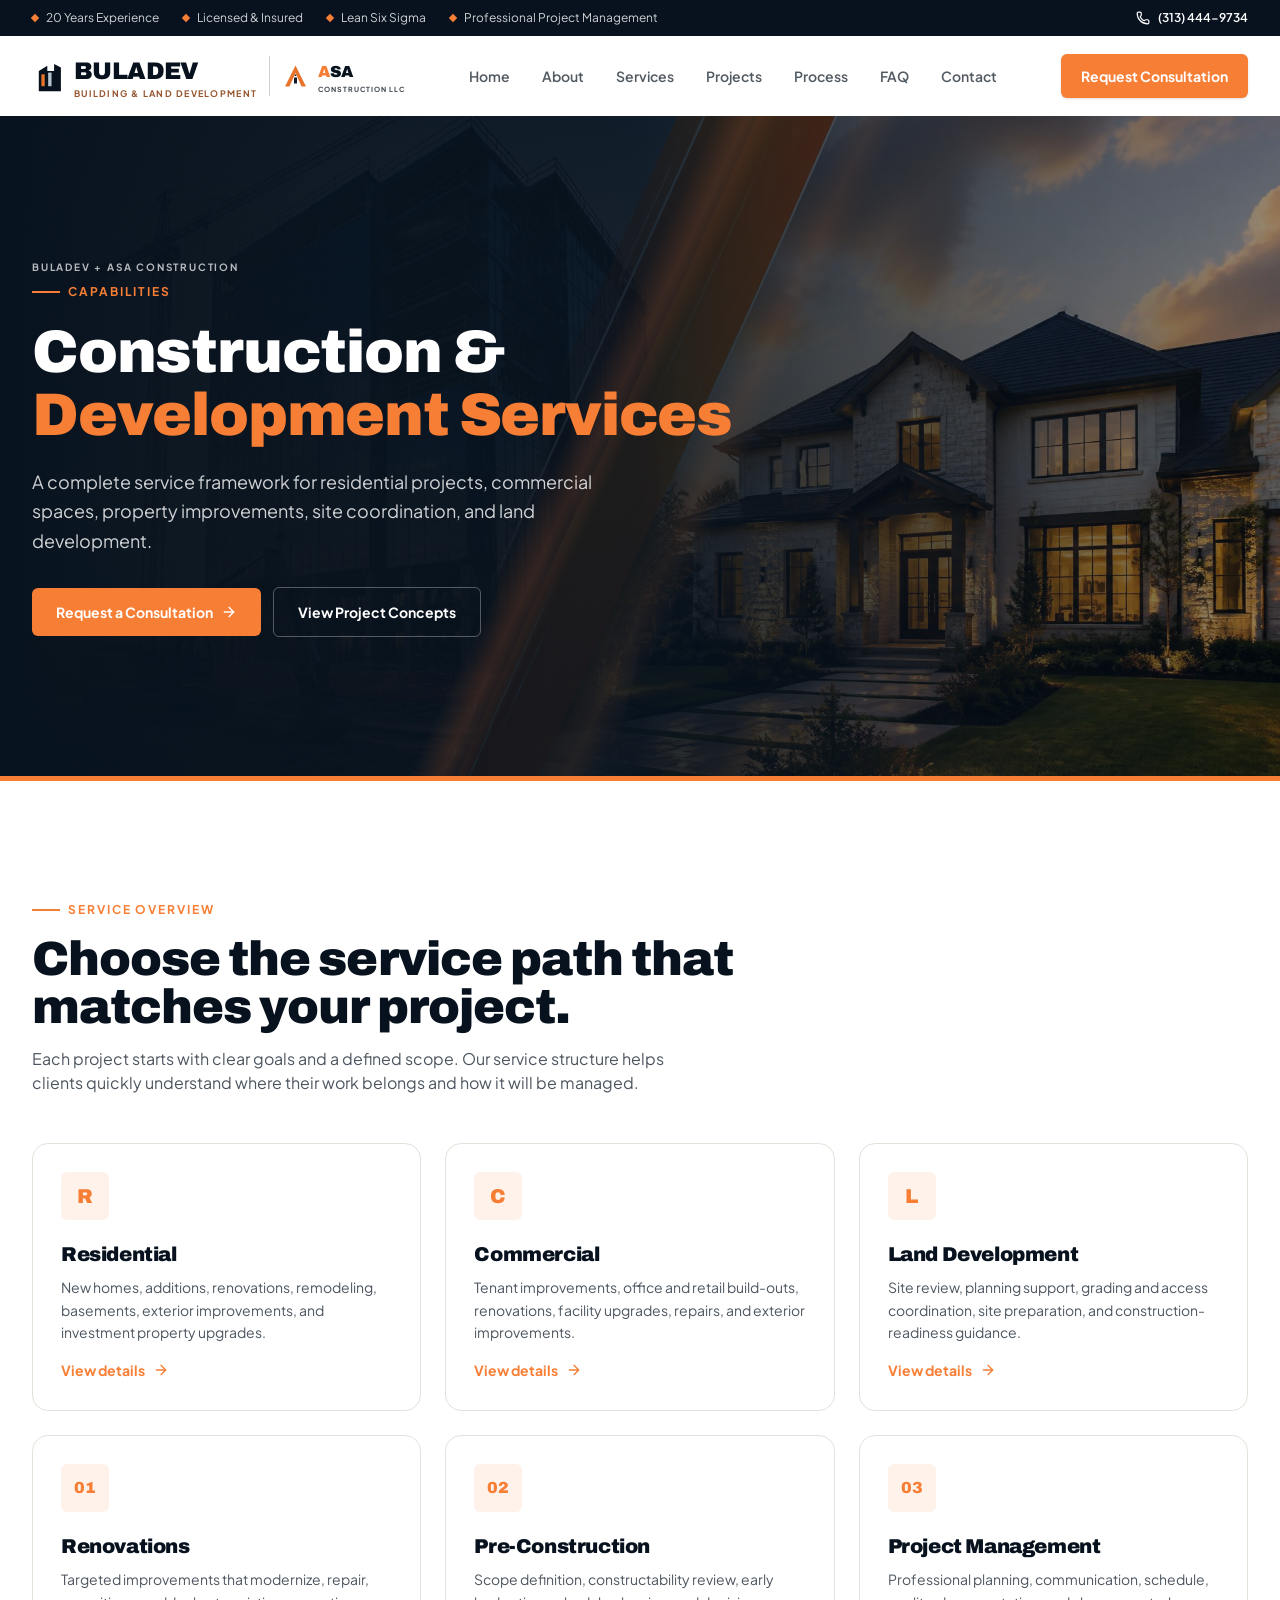
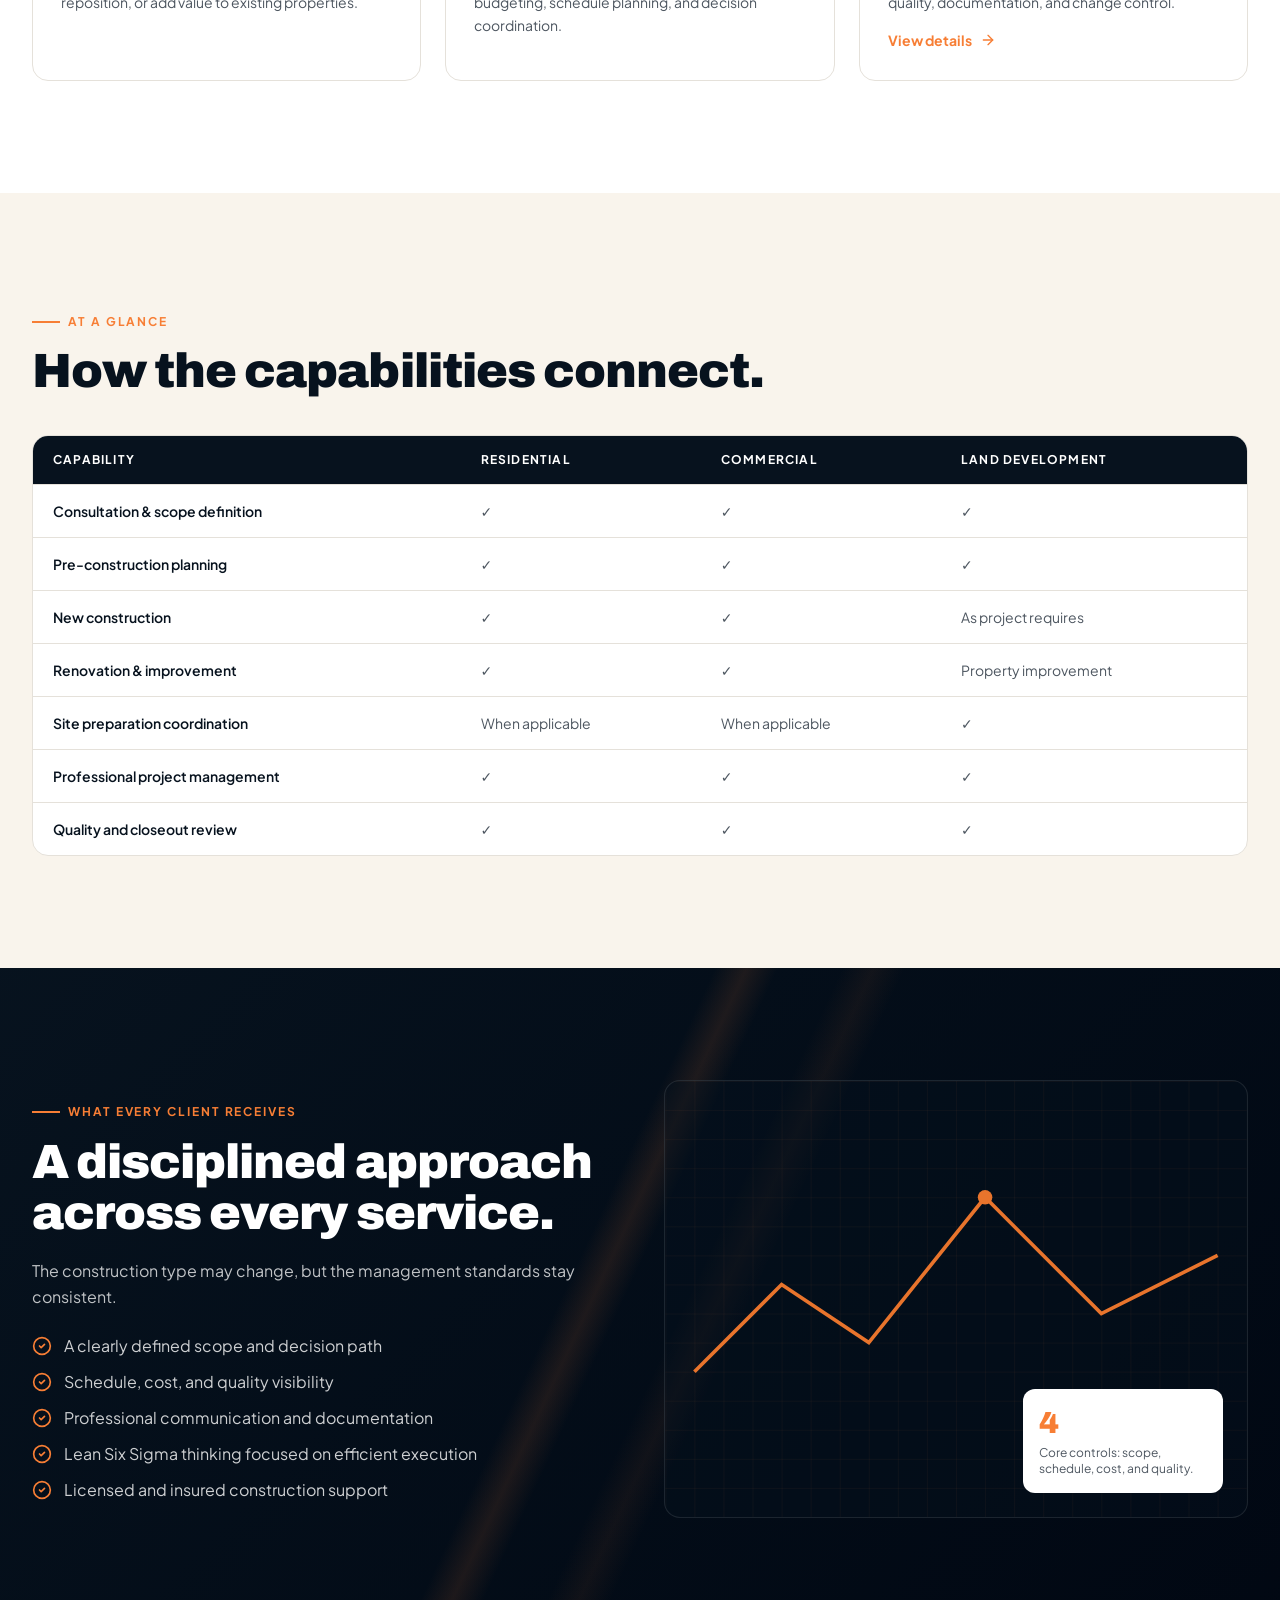
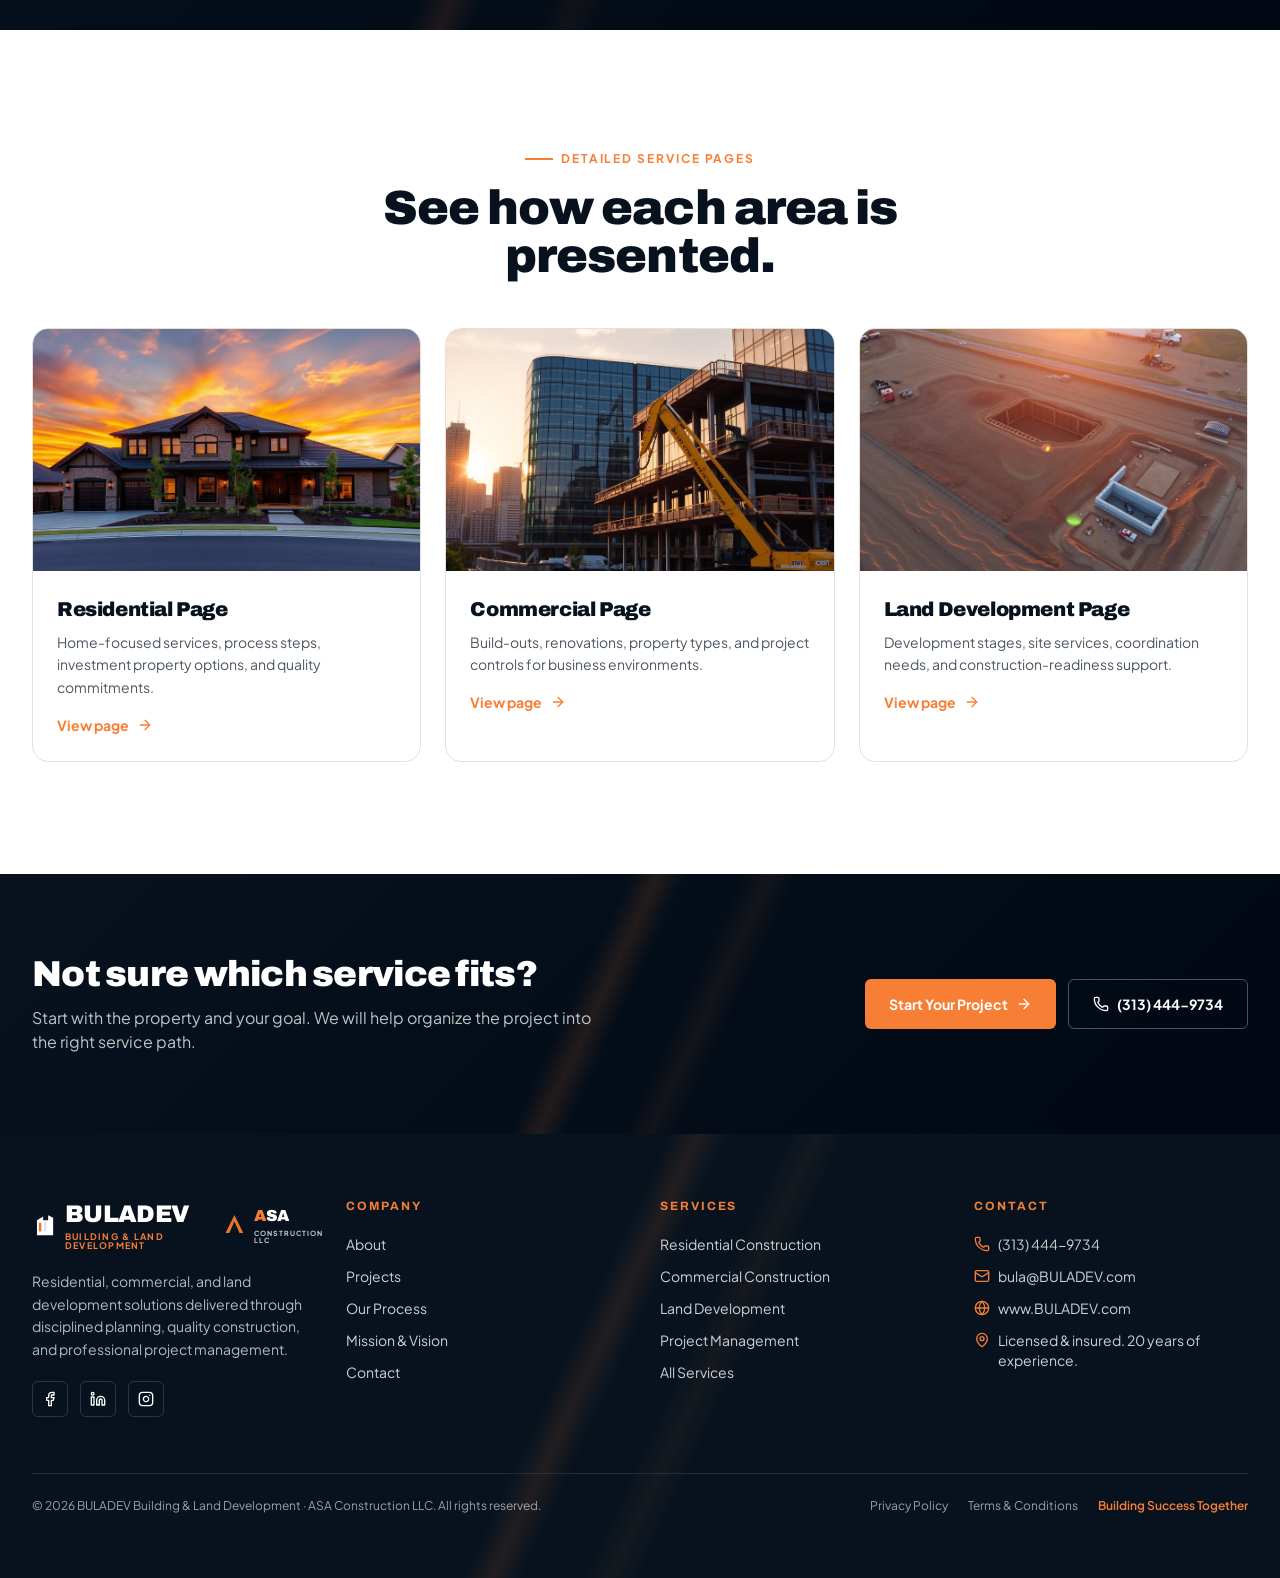
<file: services-land-development.html>
<!DOCTYPE html>
<html lang="en"><head><meta charset="utf-8"/><meta content="width=device-width, initial-scale=1" name="viewport"/><title>Land Development — BULADEV + ASA</title><meta content="BULADEV Building &amp; Land Development" name="author"/><meta content="BULADEV + ASA Construction" property="og:site_name"/><meta content="website" property="og:type"/><meta content="summary_large_image" name="twitter:card"/><meta content="#0F1B2D" name="theme-color"/><meta content="Site review, planning support, grading and access coordination, site preparation, and construction-readiness guidance." name="description"/><meta content="Land Development" property="og:title"/><meta content="Move land from undeveloped property toward construction-ready opportunity." property="og:description"/><meta content="/services/land-development" property="og:url"/><link href="/services" rel="canonical"/><link href="/services/land-development" rel="canonical"/><script type="application/ld+json">{"@context":"https://schema.org","@type":"GeneralContractor","name":"BULADEV Building & Land Development","alternateName":"ASA Construction LLC","telephone":"+1-313-444-9734","email":"bula@BULADEV.com","url":"/","slogan":"Building Success Together","description":"Residential, commercial, and land development with 20 years of experience, licensed & insured, Lean Six Sigma certified."}</script><style type="text/css">[data-sonner-toaster][dir=ltr],html[dir=ltr]{--toast-icon-margin-start:-3px;--toast-icon-margin-end:4px;--toast-svg-margin-start:-1px;--toast-svg-margin-end:0px;--toast-button-margin-start:auto;--toast-button-margin-end:0;--toast-close-button-start:0;--toast-close-button-end:unset;--toast-close-button-transform:translate(-35%, -35%)}[data-sonner-toaster][dir=rtl],html[dir=rtl]{--toast-icon-margin-start:4px;--toast-icon-margin-end:-3px;--toast-svg-margin-start:0px;--toast-svg-margin-end:-1px;--toast-button-margin-start:0;--toast-button-margin-end:auto;--toast-close-button-start:unset;--toast-close-button-end:0;--toast-close-button-transform:translate(35%, -35%)}[data-sonner-toaster]{position:fixed;width:var(--width);font-family:ui-sans-serif,system-ui,-apple-system,BlinkMacSystemFont,Segoe UI,Roboto,Helvetica Neue,Arial,Noto Sans,sans-serif,Apple Color Emoji,Segoe UI Emoji,Segoe UI Symbol,Noto Color Emoji;--gray1:hsl(0, 0%, 99%);--gray2:hsl(0, 0%, 97.3%);--gray3:hsl(0, 0%, 95.1%);--gray4:hsl(0, 0%, 93%);--gray5:hsl(0, 0%, 90.9%);--gray6:hsl(0, 0%, 88.7%);--gray7:hsl(0, 0%, 85.8%);--gray8:hsl(0, 0%, 78%);--gray9:hsl(0, 0%, 56.1%);--gray10:hsl(0, 0%, 52.3%);--gray11:hsl(0, 0%, 43.5%);--gray12:hsl(0, 0%, 9%);--border-radius:8px;box-sizing:border-box;padding:0;margin:0;list-style:none;outline:0;z-index:999999999;transition:transform .4s ease}@media (hover:none) and (pointer:coarse){[data-sonner-toaster][data-lifted=true]{transform:none}}[data-sonner-toaster][data-x-position=right]{right:var(--offset-right)}[data-sonner-toaster][data-x-position=left]{left:var(--offset-left)}[data-sonner-toaster][data-x-position=center]{left:50%;transform:translateX(-50%)}[data-sonner-toaster][data-y-position=top]{top:var(--offset-top)}[data-sonner-toaster][data-y-position=bottom]{bottom:var(--offset-bottom)}[data-sonner-toast]{--y:translateY(100%);--lift-amount:calc(var(--lift) * var(--gap));z-index:var(--z-index);position:absolute;opacity:0;transform:var(--y);touch-action:none;transition:transform .4s,opacity .4s,height .4s,box-shadow .2s;box-sizing:border-box;outline:0;overflow-wrap:anywhere}[data-sonner-toast][data-styled=true]{padding:16px;background:var(--normal-bg);border:1px solid var(--normal-border);color:var(--normal-text);border-radius:var(--border-radius);box-shadow:0 4px 12px rgba(0,0,0,.1);width:var(--width);font-size:13px;display:flex;align-items:center;gap:6px}[data-sonner-toast]:focus-visible{box-shadow:0 4px 12px rgba(0,0,0,.1),0 0 0 2px rgba(0,0,0,.2)}[data-sonner-toast][data-y-position=top]{top:0;--y:translateY(-100%);--lift:1;--lift-amount:calc(1 * var(--gap))}[data-sonner-toast][data-y-position=bottom]{bottom:0;--y:translateY(100%);--lift:-1;--lift-amount:calc(var(--lift) * var(--gap))}[data-sonner-toast][data-styled=true] [data-description]{font-weight:400;line-height:1.4;color:#3f3f3f}[data-rich-colors=true][data-sonner-toast][data-styled=true] [data-description]{color:inherit}[data-sonner-toaster][data-sonner-theme=dark] [data-description]{color:#e8e8e8}[data-sonner-toast][data-styled=true] [data-title]{font-weight:500;line-height:1.5;color:inherit}[data-sonner-toast][data-styled=true] [data-icon]{display:flex;height:16px;width:16px;position:relative;justify-content:flex-start;align-items:center;flex-shrink:0;margin-left:var(--toast-icon-margin-start);margin-right:var(--toast-icon-margin-end)}[data-sonner-toast][data-promise=true] [data-icon]>svg{opacity:0;transform:scale(.8);transform-origin:center;animation:sonner-fade-in .3s ease forwards}[data-sonner-toast][data-styled=true] [data-icon]>*{flex-shrink:0}[data-sonner-toast][data-styled=true] [data-icon] svg{margin-left:var(--toast-svg-margin-start);margin-right:var(--toast-svg-margin-end)}[data-sonner-toast][data-styled=true] [data-content]{display:flex;flex-direction:column;gap:2px}[data-sonner-toast][data-styled=true] [data-button]{border-radius:4px;padding-left:8px;padding-right:8px;height:24px;font-size:12px;color:var(--normal-bg);background:var(--normal-text);margin-left:var(--toast-button-margin-start);margin-right:var(--toast-button-margin-end);border:none;font-weight:500;cursor:pointer;outline:0;display:flex;align-items:center;flex-shrink:0;transition:opacity .4s,box-shadow .2s}[data-sonner-toast][data-styled=true] [data-button]:focus-visible{box-shadow:0 0 0 2px rgba(0,0,0,.4)}[data-sonner-toast][data-styled=true] [data-button]:first-of-type{margin-left:var(--toast-button-margin-start);margin-right:var(--toast-button-margin-end)}[data-sonner-toast][data-styled=true] [data-cancel]{color:var(--normal-text);background:rgba(0,0,0,.08)}[data-sonner-toaster][data-sonner-theme=dark] [data-sonner-toast][data-styled=true] [data-cancel]{background:rgba(255,255,255,.3)}[data-sonner-toast][data-styled=true] [data-close-button]{position:absolute;left:var(--toast-close-button-start);right:var(--toast-close-button-end);top:0;height:20px;width:20px;display:flex;justify-content:center;align-items:center;padding:0;color:var(--gray12);background:var(--normal-bg);border:1px solid var(--gray4);transform:var(--toast-close-button-transform);border-radius:50%;cursor:pointer;z-index:1;transition:opacity .1s,background .2s,border-color .2s}[data-sonner-toast][data-styled=true] [data-close-button]:focus-visible{box-shadow:0 4px 12px rgba(0,0,0,.1),0 0 0 2px rgba(0,0,0,.2)}[data-sonner-toast][data-styled=true] [data-disabled=true]{cursor:not-allowed}[data-sonner-toast][data-styled=true]:hover [data-close-button]:hover{background:var(--gray2);border-color:var(--gray5)}[data-sonner-toast][data-swiping=true]::before{content:'';position:absolute;left:-100%;right:-100%;height:100%;z-index:-1}[data-sonner-toast][data-y-position=top][data-swiping=true]::before{bottom:50%;transform:scaleY(3) translateY(50%)}[data-sonner-toast][data-y-position=bottom][data-swiping=true]::before{top:50%;transform:scaleY(3) translateY(-50%)}[data-sonner-toast][data-swiping=false][data-removed=true]::before{content:'';position:absolute;inset:0;transform:scaleY(2)}[data-sonner-toast][data-expanded=true]::after{content:'';position:absolute;left:0;height:calc(var(--gap) + 1px);bottom:100%;width:100%}[data-sonner-toast][data-mounted=true]{--y:translateY(0);opacity:1}[data-sonner-toast][data-expanded=false][data-front=false]{--scale:var(--toasts-before) * 0.05 + 1;--y:translateY(calc(var(--lift-amount) * var(--toasts-before))) scale(calc(-1 * var(--scale)));height:var(--front-toast-height)}[data-sonner-toast]>*{transition:opacity .4s}[data-sonner-toast][data-x-position=right]{right:0}[data-sonner-toast][data-x-position=left]{left:0}[data-sonner-toast][data-expanded=false][data-front=false][data-styled=true]>*{opacity:0}[data-sonner-toast][data-visible=false]{opacity:0;pointer-events:none}[data-sonner-toast][data-mounted=true][data-expanded=true]{--y:translateY(calc(var(--lift) * var(--offset)));height:var(--initial-height)}[data-sonner-toast][data-removed=true][data-front=true][data-swipe-out=false]{--y:translateY(calc(var(--lift) * -100%));opacity:0}[data-sonner-toast][data-removed=true][data-front=false][data-swipe-out=false][data-expanded=true]{--y:translateY(calc(var(--lift) * var(--offset) + var(--lift) * -100%));opacity:0}[data-sonner-toast][data-removed=true][data-front=false][data-swipe-out=false][data-expanded=false]{--y:translateY(40%);opacity:0;transition:transform .5s,opacity .2s}[data-sonner-toast][data-removed=true][data-front=false]::before{height:calc(var(--initial-height) + 20%)}[data-sonner-toast][data-swiping=true]{transform:var(--y) translateY(var(--swipe-amount-y,0)) translateX(var(--swipe-amount-x,0));transition:none}[data-sonner-toast][data-swiped=true]{user-select:none}[data-sonner-toast][data-swipe-out=true][data-y-position=bottom],[data-sonner-toast][data-swipe-out=true][data-y-position=top]{animation-duration:.2s;animation-timing-function:ease-out;animation-fill-mode:forwards}[data-sonner-toast][data-swipe-out=true][data-swipe-direction=left]{animation-name:swipe-out-left}[data-sonner-toast][data-swipe-out=true][data-swipe-direction=right]{animation-name:swipe-out-right}[data-sonner-toast][data-swipe-out=true][data-swipe-direction=up]{animation-name:swipe-out-up}[data-sonner-toast][data-swipe-out=true][data-swipe-direction=down]{animation-name:swipe-out-down}@keyframes swipe-out-left{from{transform:var(--y) translateX(var(--swipe-amount-x));opacity:1}to{transform:var(--y) translateX(calc(var(--swipe-amount-x) - 100%));opacity:0}}@keyframes swipe-out-right{from{transform:var(--y) translateX(var(--swipe-amount-x));opacity:1}to{transform:var(--y) translateX(calc(var(--swipe-amount-x) + 100%));opacity:0}}@keyframes swipe-out-up{from{transform:var(--y) translateY(var(--swipe-amount-y));opacity:1}to{transform:var(--y) translateY(calc(var(--swipe-amount-y) - 100%));opacity:0}}@keyframes swipe-out-down{from{transform:var(--y) translateY(var(--swipe-amount-y));opacity:1}to{transform:var(--y) translateY(calc(var(--swipe-amount-y) + 100%));opacity:0}}@media (max-width:600px){[data-sonner-toaster]{position:fixed;right:var(--mobile-offset-right);left:var(--mobile-offset-left);width:100%}[data-sonner-toaster][dir=rtl]{left:calc(var(--mobile-offset-left) * -1)}[data-sonner-toaster] [data-sonner-toast]{left:0;right:0;width:calc(100% - var(--mobile-offset-left) * 2)}[data-sonner-toaster][data-x-position=left]{left:var(--mobile-offset-left)}[data-sonner-toaster][data-y-position=bottom]{bottom:var(--mobile-offset-bottom)}[data-sonner-toaster][data-y-position=top]{top:var(--mobile-offset-top)}[data-sonner-toaster][data-x-position=center]{left:var(--mobile-offset-left);right:var(--mobile-offset-right);transform:none}}[data-sonner-toaster][data-sonner-theme=light]{--normal-bg:#fff;--normal-border:var(--gray4);--normal-text:var(--gray12);--success-bg:hsl(143, 85%, 96%);--success-border:hsl(145, 92%, 87%);--success-text:hsl(140, 100%, 27%);--info-bg:hsl(208, 100%, 97%);--info-border:hsl(221, 91%, 93%);--info-text:hsl(210, 92%, 45%);--warning-bg:hsl(49, 100%, 97%);--warning-border:hsl(49, 91%, 84%);--warning-text:hsl(31, 92%, 45%);--error-bg:hsl(359, 100%, 97%);--error-border:hsl(359, 100%, 94%);--error-text:hsl(360, 100%, 45%)}[data-sonner-toaster][data-sonner-theme=light] [data-sonner-toast][data-invert=true]{--normal-bg:#000;--normal-border:hsl(0, 0%, 20%);--normal-text:var(--gray1)}[data-sonner-toaster][data-sonner-theme=dark] [data-sonner-toast][data-invert=true]{--normal-bg:#fff;--normal-border:var(--gray3);--normal-text:var(--gray12)}[data-sonner-toaster][data-sonner-theme=dark]{--normal-bg:#000;--normal-bg-hover:hsl(0, 0%, 12%);--normal-border:hsl(0, 0%, 20%);--normal-border-hover:hsl(0, 0%, 25%);--normal-text:var(--gray1);--success-bg:hsl(150, 100%, 6%);--success-border:hsl(147, 100%, 12%);--success-text:hsl(150, 86%, 65%);--info-bg:hsl(215, 100%, 6%);--info-border:hsl(223, 43%, 17%);--info-text:hsl(216, 87%, 65%);--warning-bg:hsl(64, 100%, 6%);--warning-border:hsl(60, 100%, 9%);--warning-text:hsl(46, 87%, 65%);--error-bg:hsl(358, 76%, 10%);--error-border:hsl(357, 89%, 16%);--error-text:hsl(358, 100%, 81%)}[data-sonner-toaster][data-sonner-theme=dark] [data-sonner-toast] [data-close-button]{background:var(--normal-bg);border-color:var(--normal-border);color:var(--normal-text)}[data-sonner-toaster][data-sonner-theme=dark] [data-sonner-toast] [data-close-button]:hover{background:var(--normal-bg-hover);border-color:var(--normal-border-hover)}[data-rich-colors=true][data-sonner-toast][data-type=success]{background:var(--success-bg);border-color:var(--success-border);color:var(--success-text)}[data-rich-colors=true][data-sonner-toast][data-type=success] [data-close-button]{background:var(--success-bg);border-color:var(--success-border);color:var(--success-text)}[data-rich-colors=true][data-sonner-toast][data-type=info]{background:var(--info-bg);border-color:var(--info-border);color:var(--info-text)}[data-rich-colors=true][data-sonner-toast][data-type=info] [data-close-button]{background:var(--info-bg);border-color:var(--info-border);color:var(--info-text)}[data-rich-colors=true][data-sonner-toast][data-type=warning]{background:var(--warning-bg);border-color:var(--warning-border);color:var(--warning-text)}[data-rich-colors=true][data-sonner-toast][data-type=warning] [data-close-button]{background:var(--warning-bg);border-color:var(--warning-border);color:var(--warning-text)}[data-rich-colors=true][data-sonner-toast][data-type=error]{background:var(--error-bg);border-color:var(--error-border);color:var(--error-text)}[data-rich-colors=true][data-sonner-toast][data-type=error] [data-close-button]{background:var(--error-bg);border-color:var(--error-border);color:var(--error-text)}.sonner-loading-wrapper{--size:16px;height:var(--size);width:var(--size);position:absolute;inset:0;z-index:10}.sonner-loading-wrapper[data-visible=false]{transform-origin:center;animation:sonner-fade-out .2s ease forwards}.sonner-spinner{position:relative;top:50%;left:50%;height:var(--size);width:var(--size)}.sonner-loading-bar{animation:sonner-spin 1.2s linear infinite;background:var(--gray11);border-radius:6px;height:8%;left:-10%;position:absolute;top:-3.9%;width:24%}.sonner-loading-bar:first-child{animation-delay:-1.2s;transform:rotate(.0001deg) translate(146%)}.sonner-loading-bar:nth-child(2){animation-delay:-1.1s;transform:rotate(30deg) translate(146%)}.sonner-loading-bar:nth-child(3){animation-delay:-1s;transform:rotate(60deg) translate(146%)}.sonner-loading-bar:nth-child(4){animation-delay:-.9s;transform:rotate(90deg) translate(146%)}.sonner-loading-bar:nth-child(5){animation-delay:-.8s;transform:rotate(120deg) translate(146%)}.sonner-loading-bar:nth-child(6){animation-delay:-.7s;transform:rotate(150deg) translate(146%)}.sonner-loading-bar:nth-child(7){animation-delay:-.6s;transform:rotate(180deg) translate(146%)}.sonner-loading-bar:nth-child(8){animation-delay:-.5s;transform:rotate(210deg) translate(146%)}.sonner-loading-bar:nth-child(9){animation-delay:-.4s;transform:rotate(240deg) translate(146%)}.sonner-loading-bar:nth-child(10){animation-delay:-.3s;transform:rotate(270deg) translate(146%)}.sonner-loading-bar:nth-child(11){animation-delay:-.2s;transform:rotate(300deg) translate(146%)}.sonner-loading-bar:nth-child(12){animation-delay:-.1s;transform:rotate(330deg) translate(146%)}@keyframes sonner-fade-in{0%{opacity:0;transform:scale(.8)}100%{opacity:1;transform:scale(1)}}@keyframes sonner-fade-out{0%{opacity:1;transform:scale(1)}100%{opacity:0;transform:scale(.8)}}@keyframes sonner-spin{0%{opacity:1}100%{opacity:.15}}@media (prefers-reduced-motion){.sonner-loading-bar,[data-sonner-toast],[data-sonner-toast]>*{transition:none!important;animation:none!important}}.sonner-loader{position:absolute;top:50%;left:50%;transform:translate(-50%,-50%);transform-origin:center;transition:opacity .2s,transform .2s}.sonner-loader[data-visible=false]{opacity:0;transform:scale(.8) translate(-50%,-50%)}</style><link href="assets/bundle.css" rel="stylesheet"/><link href="https://fonts.googleapis.com/css2?family=Archivo:wght@600;700;800;900&amp;family=Plus+Jakarta+Sans:wght@400;500;600;700;800&amp;display=swap" rel="stylesheet"/></head><body><!--$--><div class="flex min-h-screen flex-col bg-background"><div class="hidden md:block bg-ink text-white text-xs"><div class="container-x flex items-center justify-between h-9"><div class="flex items-center gap-6 text-white/80"><span class="flex items-center gap-2"><span class="w-1.5 h-1.5 rotate-45 bg-brand-orange"></span> <!-- -->20 Years Experience</span><span class="flex items-center gap-2"><span class="w-1.5 h-1.5 rotate-45 bg-brand-orange"></span> <!-- -->Licensed &amp; Insured</span><span class="flex items-center gap-2"><span class="w-1.5 h-1.5 rotate-45 bg-brand-orange"></span> <!-- -->Lean Six Sigma</span><span class="flex items-center gap-2"><span class="w-1.5 h-1.5 rotate-45 bg-brand-orange"></span> <!-- -->Professional Project Management</span></div><a class="flex items-center gap-2 font-semibold hover:text-brand-orange transition-colors" href="tel:+13134449734"><svg aria-hidden="true" class="lucide lucide-phone w-3.5 h-3.5" fill="none" height="24" stroke="currentColor" stroke-linecap="round" stroke-linejoin="round" stroke-width="2" viewbox="0 0 24 24" width="24" xmlns="http://www.w3.org/2000/svg"><path d="M13.832 16.568a1 1 0 0 0 1.213-.303l.355-.465A2 2 0 0 1 17 15h3a2 2 0 0 1 2 2v3a2 2 0 0 1-2 2A18 18 0 0 1 2 4a2 2 0 0 1 2-2h3a2 2 0 0 1 2 2v3a2 2 0 0 1-.8 1.6l-.468.351a1 1 0 0 0-.292 1.233 14 14 0 0 0 6.392 6.384"></path></svg> (313) 444-9734</a></div></div><header class="sticky top-0 z-50 transition-all duration-300 bg-white"><div class="container-x flex items-center justify-between h-20"><a class="shrink-0" href="index.html"><div class="flex items-center gap-3"><div class="flex items-center gap-2"><svg aria-hidden="true" class="text-ink" height="34" viewbox="0 0 40 40" width="34"><path d="M8 38 V14 L18 8 L18 14 L26 14 L26 6 L34 10 L34 38 Z" fill="currentColor"></path><rect fill="#E8742C" height="14" width="4" x="11" y="18"></rect><rect fill="#D6E4EE" height="16" opacity="0.85" width="4" x="19" y="16"></rect></svg><div class="flex flex-col leading-none"><span class="font-display text-xl md:text-2xl font-black tracking-tight text-ink">BULADEV</span><span class="text-[8px] md:text-[9px] font-bold tracking-[0.14em] mt-0.5 text-brand-bronze">BUILDING &amp; LAND DEVELOPMENT</span></div></div><div class="hidden sm:block w-px h-10 bg-ink/20"></div><div class="hidden sm:flex items-center gap-1.5"><svg aria-hidden="true" height="30" viewbox="0 0 40 40" width="30"><path d="M4 34 L18 6 L32 34 L26 34 L18 16 L10 34 Z" fill="#E8742C"></path><rect fill="#0F1B2D" height="8" width="4" x="16" y="22"></rect><rect fill="#0F1B2D" height="2" width="2" x="17" y="18"></rect></svg><div class="flex flex-col leading-none"><span class="font-display text-base font-black tracking-tight text-ink"><span class="text-brand-orange">A</span>SA</span><span class="text-[7px] font-bold tracking-[0.14em] mt-0.5 text-ink opacity-80">CONSTRUCTION LLC</span></div></div></div></a><nav class="hidden lg:flex items-center gap-8"><a class="text-sm font-semibold text-ink/70 hover:text-brand-orange transition-colors" href="index.html">Home</a><a class="text-sm font-semibold text-ink/70 hover:text-brand-orange transition-colors" href="about.html">About</a><a aria-current="page" class="text-sm font-semibold text-ink/70 hover:text-brand-orange transition-colors text-brand-orange" data-status="active" href="services.html">Services</a><a class="text-sm font-semibold text-ink/70 hover:text-brand-orange transition-colors" href="projects.html">Projects</a><a class="text-sm font-semibold text-ink/70 hover:text-brand-orange transition-colors" href="process.html">Process</a><a class="text-sm font-semibold text-ink/70 hover:text-brand-orange transition-colors" href="faq.html">FAQ</a><a class="text-sm font-semibold text-ink/70 hover:text-brand-orange transition-colors" href="contact.html">Contact</a></nav><div class="flex items-center gap-2"><a class="hidden sm:inline-flex items-center justify-center rounded-md bg-brand-orange hover:bg-brand-orange-deep transition-colors px-5 py-3 text-sm font-bold text-white shadow-sm" href="contact.html">Request Consultation</a><button aria-label="Open menu" class="lg:hidden grid place-items-center w-11 h-11 rounded-md border border-border text-ink" type="button"><svg aria-hidden="true" class="lucide lucide-menu w-5 h-5" fill="none" height="24" stroke="currentColor" stroke-linecap="round" stroke-linejoin="round" stroke-width="2" viewbox="0 0 24 24" width="24" xmlns="http://www.w3.org/2000/svg"><path d="M4 5h16"></path><path d="M4 12h16"></path><path d="M4 19h16"></path></svg></button></div></div></header><main class="flex-1"><section class="relative isolate overflow-hidden bg-ink text-white"><img alt="" aria-hidden="true" class="absolute inset-0 h-full w-full object-cover opacity-60" src="assets/507bfd42_hero-home.jpg"/><div class="absolute inset-0 bg-gradient-to-r from-ink via-ink/85 to-transparent"></div><div class="orange-slash opacity-80"></div><div class="absolute -bottom-px left-0 right-0 h-1.5 bg-brand-orange"></div><div class="container-x relative py-24 md:py-36"><p class="text-[10px] tracking-[0.18em] font-bold uppercase text-white/70">BULADEV + ASA Construction</p><p class="mt-2 eyebrow text-brand-orange">Capabilities</p><h1 class="mt-5 max-w-3xl font-display text-4xl md:text-6xl font-black leading-[1.05]">Construction &amp; <br/><span class="text-brand-orange">Development Services</span></h1><p class="mt-5 max-w-xl text-base md:text-lg text-white/80 leading-relaxed">A complete service framework for residential projects, commercial spaces, property improvements, site coordination, and land development.</p><div class="mt-8 flex flex-wrap items-center gap-3"><a class="inline-flex items-center gap-2 rounded-md bg-brand-orange hover:bg-brand-orange-deep transition-colors px-6 py-3.5 text-sm font-bold text-white" href="contact.html">Request a Consultation<!-- --> <svg aria-hidden="true" class="lucide lucide-arrow-right w-4 h-4" fill="none" height="24" stroke="currentColor" stroke-linecap="round" stroke-linejoin="round" stroke-width="2" viewbox="0 0 24 24" width="24" xmlns="http://www.w3.org/2000/svg"><path d="M5 12h14"></path><path d="m12 5 7 7-7 7"></path></svg></a><a class="inline-flex items-center rounded-md border border-white/30 hover:border-brand-orange hover:text-brand-orange transition-colors px-6 py-3.5 text-sm font-bold text-white" href="projects.html">View Project Concepts</a></div></div></section><section class="py-20 md:py-28"><div class="container-x"><p class="eyebrow">Service Overview</p><h2 class="mt-4 font-display text-3xl md:text-5xl font-black text-ink max-w-3xl">Choose the service path that matches your project.</h2><p class="mt-4 max-w-2xl text-muted-foreground">Each project starts with clear goals and a defined scope. Our service structure helps clients quickly understand where their work belongs and how it will be managed.</p><div class="mt-12 grid gap-6 md:grid-cols-3"><a class="group rounded-2xl bg-white border border-border p-7 hover:border-brand-orange hover:shadow-card transition-all" href="services-residential.html"><div class="grid place-items-center w-12 h-12 rounded-md bg-brand-orange/10 text-brand-orange font-display font-black text-xl">R</div><h3 class="mt-5 font-display text-xl font-black text-ink">Residential</h3><p class="mt-2 text-sm text-muted-foreground leading-relaxed">New homes, additions, renovations, remodeling, basements, exterior improvements, and investment property upgrades.</p><span class="mt-4 inline-flex items-center gap-2 text-sm font-bold text-brand-orange">View details <svg aria-hidden="true" class="lucide lucide-arrow-right w-4 h-4 group-hover:translate-x-1 transition-transform" fill="none" height="24" stroke="currentColor" stroke-linecap="round" stroke-linejoin="round" stroke-width="2" viewbox="0 0 24 24" width="24" xmlns="http://www.w3.org/2000/svg"><path d="M5 12h14"></path><path d="m12 5 7 7-7 7"></path></svg></span></a><a class="group rounded-2xl bg-white border border-border p-7 hover:border-brand-orange hover:shadow-card transition-all" href="services-commercial.html"><div class="grid place-items-center w-12 h-12 rounded-md bg-brand-orange/10 text-brand-orange font-display font-black text-xl">C</div><h3 class="mt-5 font-display text-xl font-black text-ink">Commercial</h3><p class="mt-2 text-sm text-muted-foreground leading-relaxed">Tenant improvements, office and retail build-outs, renovations, facility upgrades, repairs, and exterior improvements.</p><span class="mt-4 inline-flex items-center gap-2 text-sm font-bold text-brand-orange">View details <svg aria-hidden="true" class="lucide lucide-arrow-right w-4 h-4 group-hover:translate-x-1 transition-transform" fill="none" height="24" stroke="currentColor" stroke-linecap="round" stroke-linejoin="round" stroke-width="2" viewbox="0 0 24 24" width="24" xmlns="http://www.w3.org/2000/svg"><path d="M5 12h14"></path><path d="m12 5 7 7-7 7"></path></svg></span></a><a aria-current="page" class="group rounded-2xl bg-white border border-border p-7 hover:border-brand-orange hover:shadow-card transition-all active" data-status="active" href="services-land-development.html"><div class="grid place-items-center w-12 h-12 rounded-md bg-brand-orange/10 text-brand-orange font-display font-black text-xl">L</div><h3 class="mt-5 font-display text-xl font-black text-ink">Land Development</h3><p class="mt-2 text-sm text-muted-foreground leading-relaxed">Site review, planning support, grading and access coordination, site preparation, and construction-readiness guidance.</p><span class="mt-4 inline-flex items-center gap-2 text-sm font-bold text-brand-orange">View details <svg aria-hidden="true" class="lucide lucide-arrow-right w-4 h-4 group-hover:translate-x-1 transition-transform" fill="none" height="24" stroke="currentColor" stroke-linecap="round" stroke-linejoin="round" stroke-width="2" viewbox="0 0 24 24" width="24" xmlns="http://www.w3.org/2000/svg"><path d="M5 12h14"></path><path d="m12 5 7 7-7 7"></path></svg></span></a></div><div class="mt-6 grid gap-6 md:grid-cols-3"><div class="rounded-2xl bg-white border border-border p-7"><div class="grid place-items-center w-12 h-12 rounded-md bg-brand-orange/10 text-brand-orange font-display font-black">01</div><h3 class="mt-5 font-display text-xl font-black text-ink">Renovations</h3><p class="mt-2 text-sm text-muted-foreground leading-relaxed">Targeted improvements that modernize, repair, reposition, or add value to existing properties.</p></div><div class="rounded-2xl bg-white border border-border p-7"><div class="grid place-items-center w-12 h-12 rounded-md bg-brand-orange/10 text-brand-orange font-display font-black">02</div><h3 class="mt-5 font-display text-xl font-black text-ink">Pre-Construction</h3><p class="mt-2 text-sm text-muted-foreground leading-relaxed">Scope definition, constructability review, early budgeting, schedule planning, and decision coordination.</p></div><div class="rounded-2xl bg-white border border-border p-7"><div class="grid place-items-center w-12 h-12 rounded-md bg-brand-orange/10 text-brand-orange font-display font-black">03</div><h3 class="mt-5 font-display text-xl font-black text-ink">Project Management</h3><p class="mt-2 text-sm text-muted-foreground leading-relaxed">Professional planning, communication, schedule, quality, documentation, and change control.</p><a class="mt-4 inline-flex items-center gap-2 text-sm font-bold text-brand-orange" href="services-project-management.html">View details <svg aria-hidden="true" class="lucide lucide-arrow-right w-4 h-4" fill="none" height="24" stroke="currentColor" stroke-linecap="round" stroke-linejoin="round" stroke-width="2" viewbox="0 0 24 24" width="24" xmlns="http://www.w3.org/2000/svg"><path d="M5 12h14"></path><path d="m12 5 7 7-7 7"></path></svg></a></div></div></div></section><section class="bg-cream py-20 md:py-28"><div class="container-x"><p class="eyebrow">At a Glance</p><h2 class="mt-4 font-display text-3xl md:text-5xl font-black text-ink max-w-3xl">How the capabilities connect.</h2><div class="mt-10 overflow-x-auto rounded-2xl border border-border bg-white"><table class="w-full text-sm"><thead><tr class="bg-ink text-white"><th class="text-left py-4 px-5 font-bold text-xs tracking-widest uppercase">Capability</th><th class="text-left py-4 px-5 font-bold text-xs tracking-widest uppercase">Residential</th><th class="text-left py-4 px-5 font-bold text-xs tracking-widest uppercase">Commercial</th><th class="text-left py-4 px-5 font-bold text-xs tracking-widest uppercase">Land Development</th></tr></thead><tbody><tr class="border-t border-border"><td class="py-4 px-5 font-semibold text-ink">Consultation &amp; scope definition</td><td class="py-4 px-5 text-muted-foreground text-brand-orange font-bold">✓</td><td class="py-4 px-5 text-muted-foreground text-brand-orange font-bold">✓</td><td class="py-4 px-5 text-muted-foreground text-brand-orange font-bold">✓</td></tr><tr class="border-t border-border"><td class="py-4 px-5 font-semibold text-ink">Pre-construction planning</td><td class="py-4 px-5 text-muted-foreground text-brand-orange font-bold">✓</td><td class="py-4 px-5 text-muted-foreground text-brand-orange font-bold">✓</td><td class="py-4 px-5 text-muted-foreground text-brand-orange font-bold">✓</td></tr><tr class="border-t border-border"><td class="py-4 px-5 font-semibold text-ink">New construction</td><td class="py-4 px-5 text-muted-foreground text-brand-orange font-bold">✓</td><td class="py-4 px-5 text-muted-foreground text-brand-orange font-bold">✓</td><td class="py-4 px-5 text-muted-foreground">As project requires</td></tr><tr class="border-t border-border"><td class="py-4 px-5 font-semibold text-ink">Renovation &amp; improvement</td><td class="py-4 px-5 text-muted-foreground text-brand-orange font-bold">✓</td><td class="py-4 px-5 text-muted-foreground text-brand-orange font-bold">✓</td><td class="py-4 px-5 text-muted-foreground">Property improvement</td></tr><tr class="border-t border-border"><td class="py-4 px-5 font-semibold text-ink">Site preparation coordination</td><td class="py-4 px-5 text-muted-foreground">When applicable</td><td class="py-4 px-5 text-muted-foreground">When applicable</td><td class="py-4 px-5 text-muted-foreground text-brand-orange font-bold">✓</td></tr><tr class="border-t border-border"><td class="py-4 px-5 font-semibold text-ink">Professional project management</td><td class="py-4 px-5 text-muted-foreground text-brand-orange font-bold">✓</td><td class="py-4 px-5 text-muted-foreground text-brand-orange font-bold">✓</td><td class="py-4 px-5 text-muted-foreground text-brand-orange font-bold">✓</td></tr><tr class="border-t border-border"><td class="py-4 px-5 font-semibold text-ink">Quality and closeout review</td><td class="py-4 px-5 text-muted-foreground text-brand-orange font-bold">✓</td><td class="py-4 px-5 text-muted-foreground text-brand-orange font-bold">✓</td><td class="py-4 px-5 text-muted-foreground text-brand-orange font-bold">✓</td></tr></tbody></table></div></div></section><section class="ink-section py-20 md:py-28"><div class="orange-slash opacity-60"></div><div class="container-x relative grid gap-12 lg:grid-cols-2 items-center"><div><p class="eyebrow">What Every Client Receives</p><h2 class="mt-4 font-display text-3xl md:text-5xl font-black text-white leading-[1.05]">A disciplined approach across every service.</h2><p class="mt-5 text-white/75 leading-relaxed">The construction type may change, but the management standards stay consistent.</p><ul class="mt-6 space-y-3 text-white/80"><li class="flex items-start gap-3"><svg aria-hidden="true" class="lucide lucide-circle-check w-5 h-5 mt-0.5 text-brand-orange shrink-0" fill="none" height="24" stroke="currentColor" stroke-linecap="round" stroke-linejoin="round" stroke-width="2" viewbox="0 0 24 24" width="24" xmlns="http://www.w3.org/2000/svg"><circle cx="12" cy="12" r="10"></circle><path d="m9 12 2 2 4-4"></path></svg> <!-- -->A clearly defined scope and decision path</li><li class="flex items-start gap-3"><svg aria-hidden="true" class="lucide lucide-circle-check w-5 h-5 mt-0.5 text-brand-orange shrink-0" fill="none" height="24" stroke="currentColor" stroke-linecap="round" stroke-linejoin="round" stroke-width="2" viewbox="0 0 24 24" width="24" xmlns="http://www.w3.org/2000/svg"><circle cx="12" cy="12" r="10"></circle><path d="m9 12 2 2 4-4"></path></svg> <!-- -->Schedule, cost, and quality visibility</li><li class="flex items-start gap-3"><svg aria-hidden="true" class="lucide lucide-circle-check w-5 h-5 mt-0.5 text-brand-orange shrink-0" fill="none" height="24" stroke="currentColor" stroke-linecap="round" stroke-linejoin="round" stroke-width="2" viewbox="0 0 24 24" width="24" xmlns="http://www.w3.org/2000/svg"><circle cx="12" cy="12" r="10"></circle><path d="m9 12 2 2 4-4"></path></svg> <!-- -->Professional communication and documentation</li><li class="flex items-start gap-3"><svg aria-hidden="true" class="lucide lucide-circle-check w-5 h-5 mt-0.5 text-brand-orange shrink-0" fill="none" height="24" stroke="currentColor" stroke-linecap="round" stroke-linejoin="round" stroke-width="2" viewbox="0 0 24 24" width="24" xmlns="http://www.w3.org/2000/svg"><circle cx="12" cy="12" r="10"></circle><path d="m9 12 2 2 4-4"></path></svg> <!-- -->Lean Six Sigma thinking focused on efficient execution</li><li class="flex items-start gap-3"><svg aria-hidden="true" class="lucide lucide-circle-check w-5 h-5 mt-0.5 text-brand-orange shrink-0" fill="none" height="24" stroke="currentColor" stroke-linecap="round" stroke-linejoin="round" stroke-width="2" viewbox="0 0 24 24" width="24" xmlns="http://www.w3.org/2000/svg"><circle cx="12" cy="12" r="10"></circle><path d="m9 12 2 2 4-4"></path></svg> <!-- -->Licensed and insured construction support</li></ul></div><div class="relative rounded-2xl overflow-hidden border border-white/10 bg-ink/40 aspect-[4/3]"><svg class="absolute inset-0 w-full h-full text-brand-orange/60" viewbox="0 0 400 300"><defs><pattern height="20" id="grid" patternunits="userSpaceOnUse" width="20"><path d="M 20 0 L 0 0 0 20" fill="none" stroke="currentColor" stroke-opacity="0.2" stroke-width="0.5"></path></pattern></defs><rect fill="url(#grid)" height="100%" width="100%"></rect><polyline fill="none" points="20,200 80,140 140,180 220,80 300,160 380,120" stroke="#E8742C" stroke-width="2.5"></polyline><circle cx="220" cy="80" fill="#E8742C" r="5"></circle></svg><div class="absolute bottom-6 right-6 max-w-[200px] rounded-xl bg-white text-ink p-4 shadow-elevated"><div class="font-display text-3xl font-black text-brand-orange">4</div><p class="text-xs text-muted-foreground mt-1">Core controls: scope, schedule, cost, and quality.</p></div></div></div></section><section class="py-20 md:py-28"><div class="container-x"><div class="text-center max-w-2xl mx-auto"><p class="eyebrow justify-center">Detailed Service Pages</p><h2 class="mt-4 font-display text-3xl md:text-5xl font-black text-ink">See how each area is presented.</h2></div><div class="mt-12 grid gap-6 md:grid-cols-3"><a class="group rounded-2xl bg-white border border-border overflow-hidden hover:shadow-card transition-all" href="services-residential.html"><div class="aspect-[16/10] overflow-hidden"><img alt="Residential Page" class="w-full h-full object-cover group-hover:scale-105 transition-transform duration-700" loading="lazy" src="assets/7fdf9eca_hero-residential.jpg"/></div><div class="p-6"><h3 class="font-display text-xl font-black text-ink">Residential Page</h3><p class="mt-2 text-sm text-muted-foreground leading-relaxed">Home-focused services, process steps, investment property options, and quality commitments.</p><span class="mt-4 inline-flex items-center gap-2 text-sm font-bold text-brand-orange">View page <svg aria-hidden="true" class="lucide lucide-arrow-right w-4 h-4 group-hover:translate-x-1 transition-transform" fill="none" height="24" stroke="currentColor" stroke-linecap="round" stroke-linejoin="round" stroke-width="2" viewbox="0 0 24 24" width="24" xmlns="http://www.w3.org/2000/svg"><path d="M5 12h14"></path><path d="m12 5 7 7-7 7"></path></svg></span></div></a><a class="group rounded-2xl bg-white border border-border overflow-hidden hover:shadow-card transition-all" href="services-commercial.html"><div class="aspect-[16/10] overflow-hidden"><img alt="Commercial Page" class="w-full h-full object-cover group-hover:scale-105 transition-transform duration-700" loading="lazy" src="assets/561fce86_hero-commercial.jpg"/></div><div class="p-6"><h3 class="font-display text-xl font-black text-ink">Commercial Page</h3><p class="mt-2 text-sm text-muted-foreground leading-relaxed">Build-outs, renovations, property types, and project controls for business environments.</p><span class="mt-4 inline-flex items-center gap-2 text-sm font-bold text-brand-orange">View page <svg aria-hidden="true" class="lucide lucide-arrow-right w-4 h-4 group-hover:translate-x-1 transition-transform" fill="none" height="24" stroke="currentColor" stroke-linecap="round" stroke-linejoin="round" stroke-width="2" viewbox="0 0 24 24" width="24" xmlns="http://www.w3.org/2000/svg"><path d="M5 12h14"></path><path d="m12 5 7 7-7 7"></path></svg></span></div></a><a aria-current="page" class="group rounded-2xl bg-white border border-border overflow-hidden hover:shadow-card transition-all active" data-status="active" href="services-land-development.html"><div class="aspect-[16/10] overflow-hidden"><img alt="Land Development Page" class="w-full h-full object-cover group-hover:scale-105 transition-transform duration-700" loading="lazy" src="assets/a41b90ac_hero-land.jpg"/></div><div class="p-6"><h3 class="font-display text-xl font-black text-ink">Land Development Page</h3><p class="mt-2 text-sm text-muted-foreground leading-relaxed">Development stages, site services, coordination needs, and construction-readiness support.</p><span class="mt-4 inline-flex items-center gap-2 text-sm font-bold text-brand-orange">View page <svg aria-hidden="true" class="lucide lucide-arrow-right w-4 h-4 group-hover:translate-x-1 transition-transform" fill="none" height="24" stroke="currentColor" stroke-linecap="round" stroke-linejoin="round" stroke-width="2" viewbox="0 0 24 24" width="24" xmlns="http://www.w3.org/2000/svg"><path d="M5 12h14"></path><path d="m12 5 7 7-7 7"></path></svg></span></div></a></div></div></section><section class="relative ink-section"><div class="orange-slash opacity-70"></div><div class="container-x relative py-16 md:py-20 grid gap-8 md:grid-cols-[1fr_auto] items-center"><div><h2 class="font-display text-3xl md:text-4xl font-black text-white max-w-2xl">Not sure which service fits?</h2><p class="mt-3 text-white/75 max-w-xl">Start with the property and your goal. We will help organize the project into the right service path.</p></div><div class="flex flex-wrap gap-3"><a class="inline-flex items-center gap-2 rounded-md bg-brand-orange hover:bg-brand-orange-deep transition-colors px-6 py-3.5 text-sm font-bold text-white" href="contact.html">Start Your Project<!-- --> <svg aria-hidden="true" class="lucide lucide-arrow-right w-4 h-4" fill="none" height="24" stroke="currentColor" stroke-linecap="round" stroke-linejoin="round" stroke-width="2" viewbox="0 0 24 24" width="24" xmlns="http://www.w3.org/2000/svg"><path d="M5 12h14"></path><path d="m12 5 7 7-7 7"></path></svg></a><a class="inline-flex items-center gap-2 rounded-md border border-white/30 hover:border-brand-orange hover:text-brand-orange transition-colors px-6 py-3.5 text-sm font-bold text-white" href="tel:+13134449734"><svg aria-hidden="true" class="lucide lucide-phone w-4 h-4" fill="none" height="24" stroke="currentColor" stroke-linecap="round" stroke-linejoin="round" stroke-width="2" viewbox="0 0 24 24" width="24" xmlns="http://www.w3.org/2000/svg"><path d="M13.832 16.568a1 1 0 0 0 1.213-.303l.355-.465A2 2 0 0 1 17 15h3a2 2 0 0 1 2 2v3a2 2 0 0 1-2 2A18 18 0 0 1 2 4a2 2 0 0 1 2-2h3a2 2 0 0 1 2 2v3a2 2 0 0 1-.8 1.6l-.468.351a1 1 0 0 0-.292 1.233 14 14 0 0 0 6.392 6.384"></path></svg> (313) 444-9734</a></div></div></section></main><footer class="bg-ink text-white relative overflow-hidden"><div class="orange-slash opacity-60"></div><div class="container-x relative py-16"><div class="grid gap-10 md:grid-cols-2 lg:grid-cols-4"><div><div class="flex items-center gap-3"><div class="flex items-center gap-2"><svg aria-hidden="true" class="text-white" height="34" viewbox="0 0 40 40" width="34"><path d="M8 38 V14 L18 8 L18 14 L26 14 L26 6 L34 10 L34 38 Z" fill="#ffffff"></path><rect fill="#E8742C" height="14" width="4" x="11" y="18"></rect><rect fill="#D6E4EE" height="16" opacity="0.85" width="4" x="19" y="16"></rect></svg><div class="flex flex-col leading-none"><span class="font-display text-xl md:text-2xl font-black tracking-tight text-white">BULADEV</span><span class="text-[8px] md:text-[9px] font-bold tracking-[0.14em] mt-0.5 text-brand-orange">BUILDING &amp; LAND DEVELOPMENT</span></div></div><div class="hidden sm:block w-px h-10 bg-white/30"></div><div class="hidden sm:flex items-center gap-1.5"><svg aria-hidden="true" height="30" viewbox="0 0 40 40" width="30"><path d="M4 34 L18 6 L32 34 L26 34 L18 16 L10 34 Z" fill="#E8742C"></path><rect fill="#0F1B2D" height="8" width="4" x="16" y="22"></rect><rect fill="#0F1B2D" height="2" width="2" x="17" y="18"></rect></svg><div class="flex flex-col leading-none"><span class="font-display text-base font-black tracking-tight text-white"><span class="text-brand-orange">A</span>SA</span><span class="text-[7px] font-bold tracking-[0.14em] mt-0.5 text-white opacity-80">CONSTRUCTION LLC</span></div></div></div><p class="mt-5 text-sm text-white/70 leading-relaxed">Residential, commercial, and land development solutions delivered through disciplined planning, quality construction, and professional project management.</p><div class="mt-5 flex gap-3"><a aria-label="Social link" class="grid place-items-center w-9 h-9 rounded-md border border-white/15 hover:border-brand-orange hover:text-brand-orange transition-colors" href="#"><svg aria-hidden="true" class="lucide lucide-facebook w-4 h-4" fill="none" height="24" stroke="currentColor" stroke-linecap="round" stroke-linejoin="round" stroke-width="2" viewbox="0 0 24 24" width="24" xmlns="http://www.w3.org/2000/svg"><path d="M18 2h-3a5 5 0 0 0-5 5v3H7v4h3v8h4v-8h3l1-4h-4V7a1 1 0 0 1 1-1h3z"></path></svg></a><a aria-label="Social link" class="grid place-items-center w-9 h-9 rounded-md border border-white/15 hover:border-brand-orange hover:text-brand-orange transition-colors" href="#"><svg aria-hidden="true" class="lucide lucide-linkedin w-4 h-4" fill="none" height="24" stroke="currentColor" stroke-linecap="round" stroke-linejoin="round" stroke-width="2" viewbox="0 0 24 24" width="24" xmlns="http://www.w3.org/2000/svg"><path d="M16 8a6 6 0 0 1 6 6v7h-4v-7a2 2 0 0 0-2-2 2 2 0 0 0-2 2v7h-4v-7a6 6 0 0 1 6-6z"></path><rect height="12" width="4" x="2" y="9"></rect><circle cx="4" cy="4" r="2"></circle></svg></a><a aria-label="Social link" class="grid place-items-center w-9 h-9 rounded-md border border-white/15 hover:border-brand-orange hover:text-brand-orange transition-colors" href="#"><svg aria-hidden="true" class="lucide lucide-instagram w-4 h-4" fill="none" height="24" stroke="currentColor" stroke-linecap="round" stroke-linejoin="round" stroke-width="2" viewbox="0 0 24 24" width="24" xmlns="http://www.w3.org/2000/svg"><rect height="20" rx="5" ry="5" width="20" x="2" y="2"></rect><path d="M16 11.37A4 4 0 1 1 12.63 8 4 4 0 0 1 16 11.37z"></path><line x1="17.5" x2="17.51" y1="6.5" y2="6.5"></line></svg></a></div></div><div><h4 class="text-xs font-bold tracking-[0.16em] text-brand-orange uppercase">Company</h4><ul class="mt-5 space-y-3 text-sm text-white/80"><li><a class="hover:text-brand-orange" href="about.html">About</a></li><li><a class="hover:text-brand-orange" href="projects.html">Projects</a></li><li><a class="hover:text-brand-orange" href="process.html">Our Process</a></li><li><a class="hover:text-brand-orange" href="mission-vision.html">Mission &amp; Vision</a></li><li><a class="hover:text-brand-orange" href="contact.html">Contact</a></li></ul></div><div><h4 class="text-xs font-bold tracking-[0.16em] text-brand-orange uppercase">Services</h4><ul class="mt-5 space-y-3 text-sm text-white/80"><li><a class="hover:text-brand-orange" href="services-residential.html">Residential Construction</a></li><li><a class="hover:text-brand-orange" href="services-commercial.html">Commercial Construction</a></li><li><a aria-current="page" class="hover:text-brand-orange active" data-status="active" href="services-land-development.html">Land Development</a></li><li><a class="hover:text-brand-orange" href="services-project-management.html">Project Management</a></li><li><a aria-current="page" class="hover:text-brand-orange active" data-status="active" href="services.html">All Services</a></li></ul></div><div><h4 class="text-xs font-bold tracking-[0.16em] text-brand-orange uppercase">Contact</h4><ul class="mt-5 space-y-3 text-sm text-white/80"><li class="flex items-start gap-2"><svg aria-hidden="true" class="lucide lucide-phone w-4 h-4 mt-0.5 text-brand-orange shrink-0" fill="none" height="24" stroke="currentColor" stroke-linecap="round" stroke-linejoin="round" stroke-width="2" viewbox="0 0 24 24" width="24" xmlns="http://www.w3.org/2000/svg"><path d="M13.832 16.568a1 1 0 0 0 1.213-.303l.355-.465A2 2 0 0 1 17 15h3a2 2 0 0 1 2 2v3a2 2 0 0 1-2 2A18 18 0 0 1 2 4a2 2 0 0 1 2-2h3a2 2 0 0 1 2 2v3a2 2 0 0 1-.8 1.6l-.468.351a1 1 0 0 0-.292 1.233 14 14 0 0 0 6.392 6.384"></path></svg> <a class="hover:text-brand-orange" href="tel:+13134449734">(313) 444-9734</a></li><li class="flex items-start gap-2"><svg aria-hidden="true" class="lucide lucide-mail w-4 h-4 mt-0.5 text-brand-orange shrink-0" fill="none" height="24" stroke="currentColor" stroke-linecap="round" stroke-linejoin="round" stroke-width="2" viewbox="0 0 24 24" width="24" xmlns="http://www.w3.org/2000/svg"><path d="m22 7-8.991 5.727a2 2 0 0 1-2.009 0L2 7"></path><rect height="16" rx="2" width="20" x="2" y="4"></rect></svg> <a class="hover:text-brand-orange" href="mailto:bula@BULADEV.com">bula@BULADEV.com</a></li><li class="flex items-start gap-2"><svg aria-hidden="true" class="lucide lucide-globe w-4 h-4 mt-0.5 text-brand-orange shrink-0" fill="none" height="24" stroke="currentColor" stroke-linecap="round" stroke-linejoin="round" stroke-width="2" viewbox="0 0 24 24" width="24" xmlns="http://www.w3.org/2000/svg"><circle cx="12" cy="12" r="10"></circle><path d="M12 2a14.5 14.5 0 0 0 0 20 14.5 14.5 0 0 0 0-20"></path><path d="M2 12h20"></path></svg> www.BULADEV.com</li><li class="flex items-start gap-2"><svg aria-hidden="true" class="lucide lucide-map-pin w-4 h-4 mt-0.5 text-brand-orange shrink-0" fill="none" height="24" stroke="currentColor" stroke-linecap="round" stroke-linejoin="round" stroke-width="2" viewbox="0 0 24 24" width="24" xmlns="http://www.w3.org/2000/svg"><path d="M20 10c0 4.993-5.539 10.193-7.399 11.799a1 1 0 0 1-1.202 0C9.539 20.193 4 14.993 4 10a8 8 0 0 1 16 0"></path><circle cx="12" cy="10" r="3"></circle></svg> Licensed &amp; insured. 20 years of experience.</li></ul></div></div><div class="mt-14 pt-6 border-t border-white/10 flex flex-col md:flex-row items-center justify-between gap-4 text-xs text-white/60"><p>© <!-- -->2026<!-- --> BULADEV Building &amp; Land Development · ASA Construction LLC. All rights reserved.</p><div class="flex items-center gap-5"><a class="hover:text-brand-orange" href="privacy.html">Privacy Policy</a><a class="hover:text-brand-orange" href="terms.html">Terms &amp; Conditions</a><span class="text-brand-orange font-semibold">Building Success Together</span></div></div></div></footer><button aria-label="Back to top" class="fixed bottom-6 right-6 z-40 grid place-items-center w-11 h-11 rounded-full bg-brand-orange text-white shadow-lg transition-all opacity-0 translate-y-3 pointer-events-none" type="button"><svg aria-hidden="true" class="lucide lucide-arrow-up w-5 h-5" fill="none" height="24" stroke="currentColor" stroke-linecap="round" stroke-linejoin="round" stroke-width="2" viewbox="0 0 24 24" width="24" xmlns="http://www.w3.org/2000/svg"><path d="m5 12 7-7 7 7"></path><path d="M12 19V5"></path></svg></button><section aria-atomic="false" aria-label="Notifications alt+T" aria-live="polite" aria-relevant="additions text" tabindex="-1"></section></div><!--/$--><script>
document.addEventListener('DOMContentLoaded',function(){
  var btn=document.querySelector('[data-mobile-toggle]');
  var menu=document.querySelector('[data-mobile-menu]');
  if(btn&&menu){btn.addEventListener('click',function(){menu.classList.toggle('hidden');});}
  var top=document.querySelector('[data-back-to-top]');
  function tg(show){if(!top)return;if(show){top.style.opacity='1';top.style.pointerEvents='auto';top.style.transform='translateY(0)';}else{top.style.opacity='0';top.style.pointerEvents='none';top.style.transform='translateY(12px)';}}
  if(top){tg(false);window.addEventListener('scroll',function(){tg(window.scrollY>600);});top.addEventListener('click',function(){window.scrollTo({top:0,behavior:'smooth'});});}
});
</script></body></html>
</file>
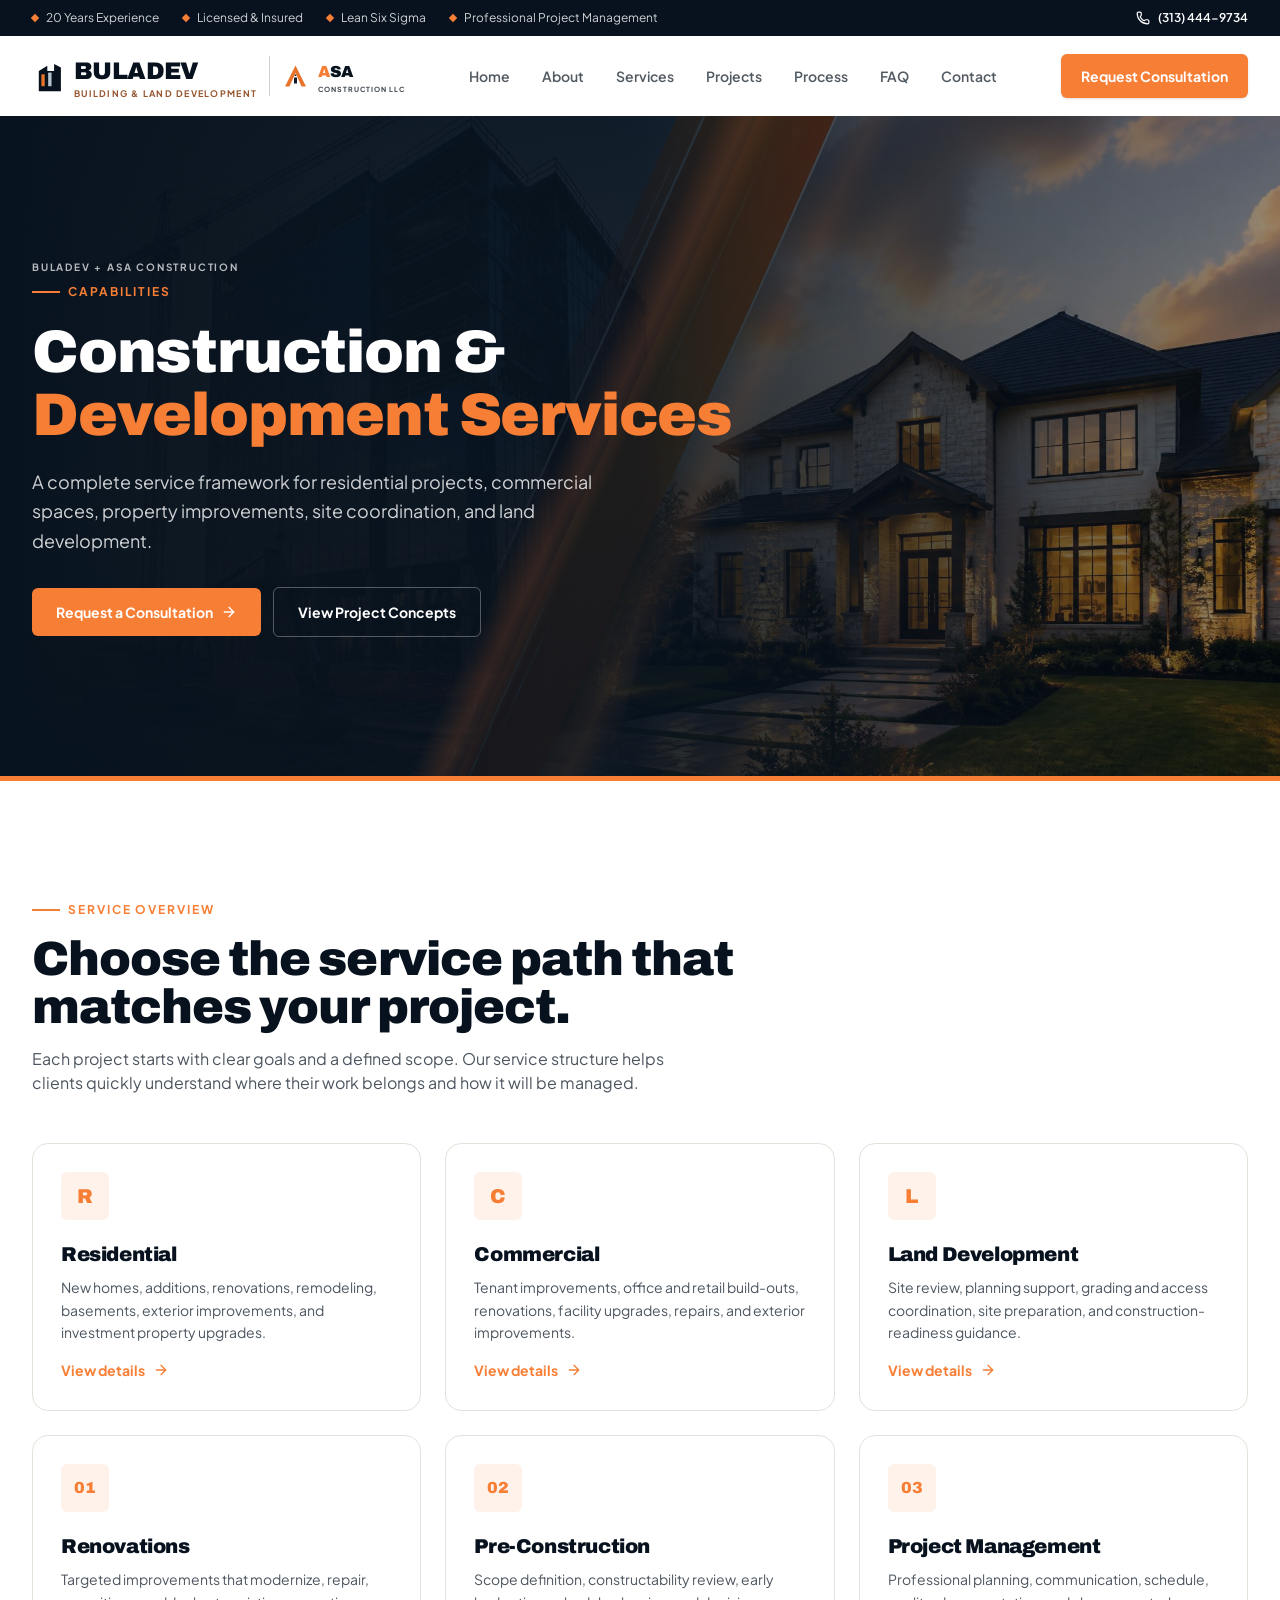
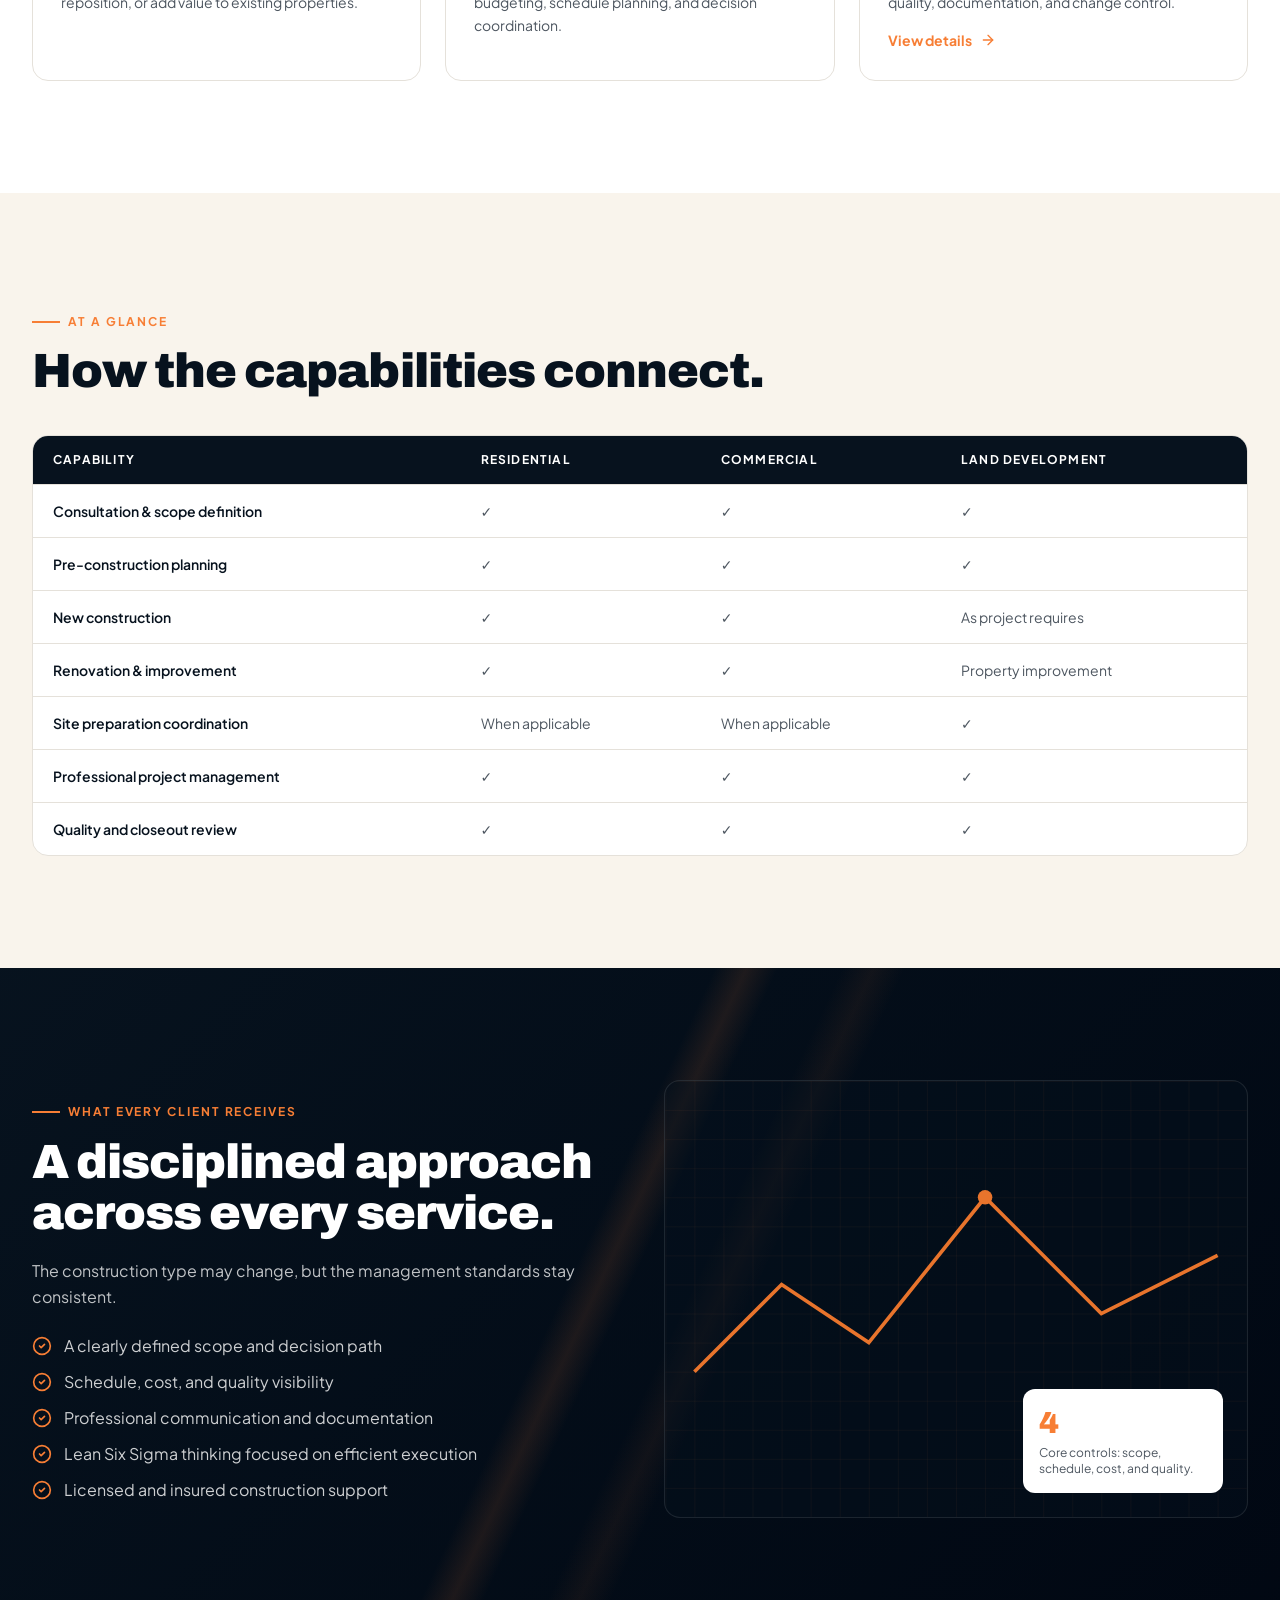
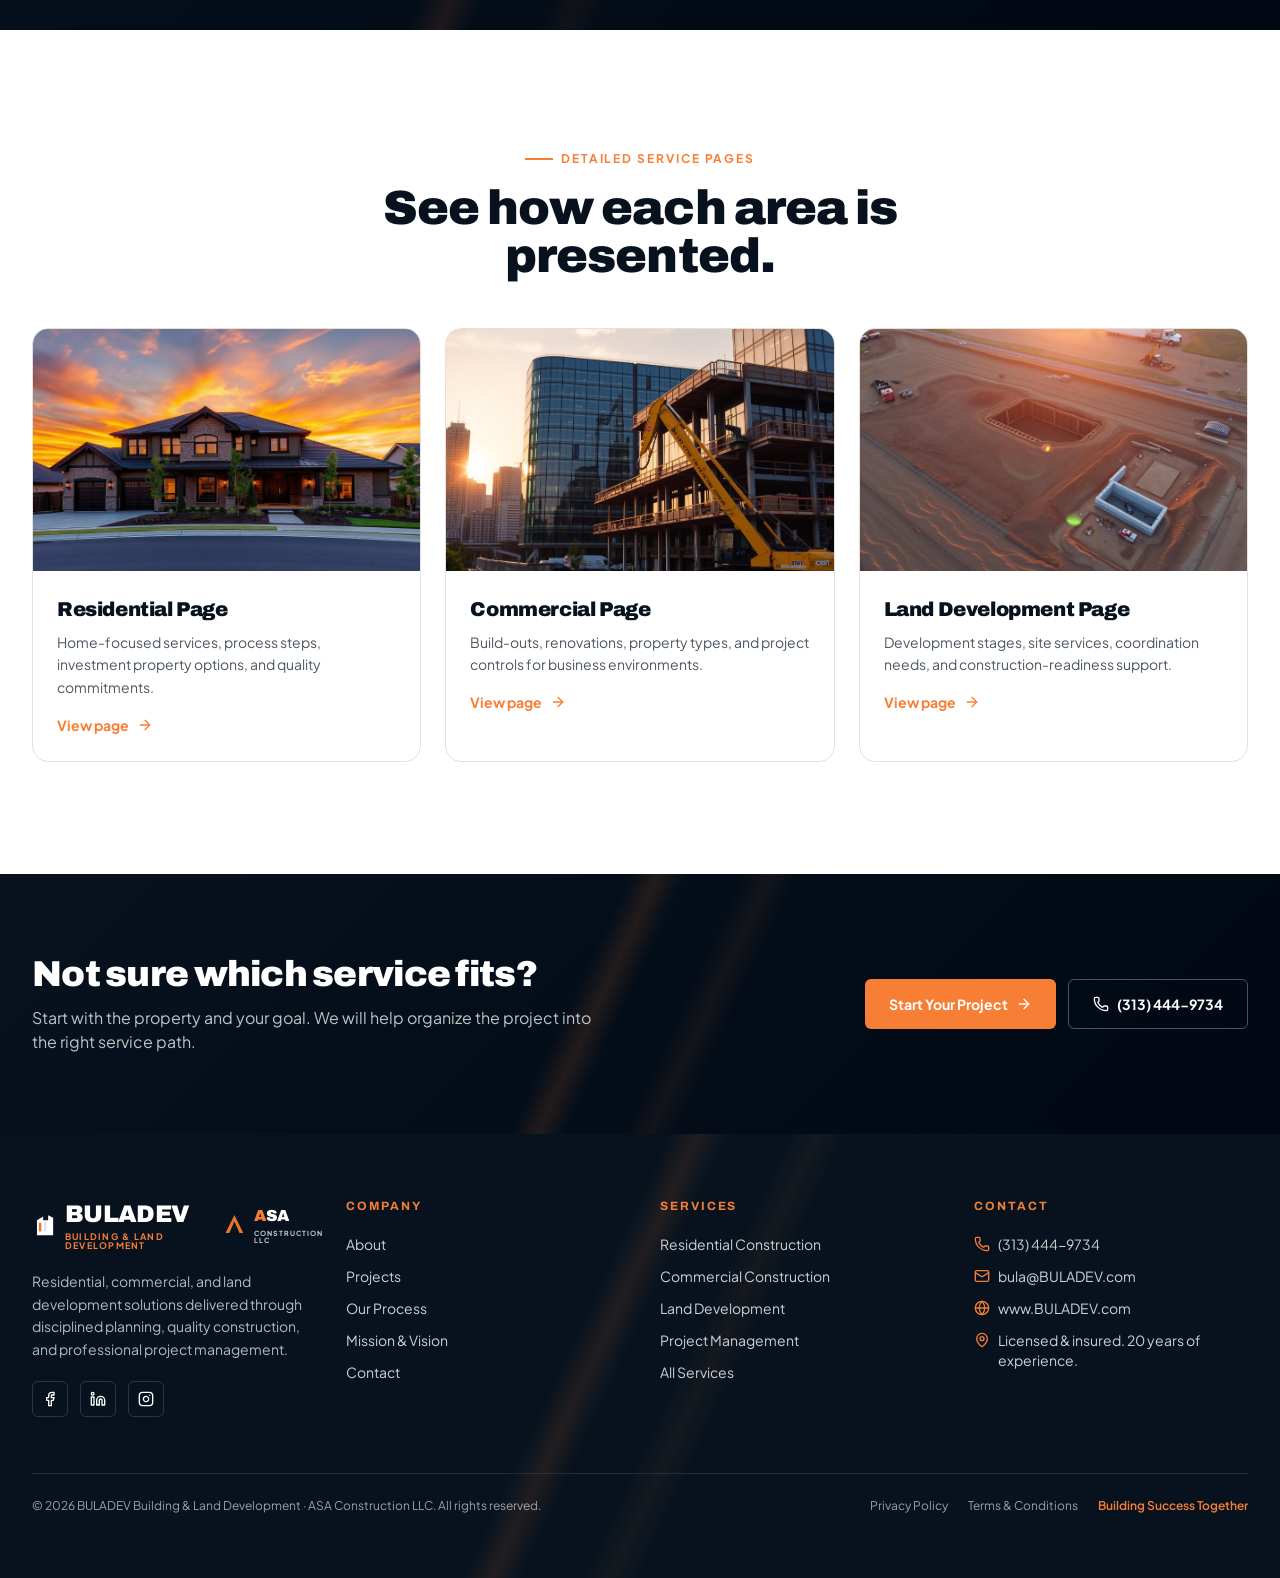
<file: services-project-management.html>
<!DOCTYPE html>
<html lang="en"><head><meta charset="utf-8"/><meta content="width=device-width, initial-scale=1" name="viewport"/><title>Professional Project Management — BULADEV + ASA</title><meta content="BULADEV Building &amp; Land Development" name="author"/><meta content="BULADEV + ASA Construction" property="og:site_name"/><meta content="website" property="og:type"/><meta content="summary_large_image" name="twitter:card"/><meta content="#0F1B2D" name="theme-color"/><meta content="Professional planning, communication, scheduling, quality control, documentation, and change management on every project." name="description"/><meta content="Professional Project Management" property="og:title"/><meta content="Project management is part of the service, not an afterthought." property="og:description"/><meta content="/services/project-management" property="og:url"/><link href="/services" rel="canonical"/><link href="/services/project-management" rel="canonical"/><script type="application/ld+json">{"@context":"https://schema.org","@type":"GeneralContractor","name":"BULADEV Building & Land Development","alternateName":"ASA Construction LLC","telephone":"+1-313-444-9734","email":"bula@BULADEV.com","url":"/","slogan":"Building Success Together","description":"Residential, commercial, and land development with 20 years of experience, licensed & insured, Lean Six Sigma certified."}</script><style type="text/css">[data-sonner-toaster][dir=ltr],html[dir=ltr]{--toast-icon-margin-start:-3px;--toast-icon-margin-end:4px;--toast-svg-margin-start:-1px;--toast-svg-margin-end:0px;--toast-button-margin-start:auto;--toast-button-margin-end:0;--toast-close-button-start:0;--toast-close-button-end:unset;--toast-close-button-transform:translate(-35%, -35%)}[data-sonner-toaster][dir=rtl],html[dir=rtl]{--toast-icon-margin-start:4px;--toast-icon-margin-end:-3px;--toast-svg-margin-start:0px;--toast-svg-margin-end:-1px;--toast-button-margin-start:0;--toast-button-margin-end:auto;--toast-close-button-start:unset;--toast-close-button-end:0;--toast-close-button-transform:translate(35%, -35%)}[data-sonner-toaster]{position:fixed;width:var(--width);font-family:ui-sans-serif,system-ui,-apple-system,BlinkMacSystemFont,Segoe UI,Roboto,Helvetica Neue,Arial,Noto Sans,sans-serif,Apple Color Emoji,Segoe UI Emoji,Segoe UI Symbol,Noto Color Emoji;--gray1:hsl(0, 0%, 99%);--gray2:hsl(0, 0%, 97.3%);--gray3:hsl(0, 0%, 95.1%);--gray4:hsl(0, 0%, 93%);--gray5:hsl(0, 0%, 90.9%);--gray6:hsl(0, 0%, 88.7%);--gray7:hsl(0, 0%, 85.8%);--gray8:hsl(0, 0%, 78%);--gray9:hsl(0, 0%, 56.1%);--gray10:hsl(0, 0%, 52.3%);--gray11:hsl(0, 0%, 43.5%);--gray12:hsl(0, 0%, 9%);--border-radius:8px;box-sizing:border-box;padding:0;margin:0;list-style:none;outline:0;z-index:999999999;transition:transform .4s ease}@media (hover:none) and (pointer:coarse){[data-sonner-toaster][data-lifted=true]{transform:none}}[data-sonner-toaster][data-x-position=right]{right:var(--offset-right)}[data-sonner-toaster][data-x-position=left]{left:var(--offset-left)}[data-sonner-toaster][data-x-position=center]{left:50%;transform:translateX(-50%)}[data-sonner-toaster][data-y-position=top]{top:var(--offset-top)}[data-sonner-toaster][data-y-position=bottom]{bottom:var(--offset-bottom)}[data-sonner-toast]{--y:translateY(100%);--lift-amount:calc(var(--lift) * var(--gap));z-index:var(--z-index);position:absolute;opacity:0;transform:var(--y);touch-action:none;transition:transform .4s,opacity .4s,height .4s,box-shadow .2s;box-sizing:border-box;outline:0;overflow-wrap:anywhere}[data-sonner-toast][data-styled=true]{padding:16px;background:var(--normal-bg);border:1px solid var(--normal-border);color:var(--normal-text);border-radius:var(--border-radius);box-shadow:0 4px 12px rgba(0,0,0,.1);width:var(--width);font-size:13px;display:flex;align-items:center;gap:6px}[data-sonner-toast]:focus-visible{box-shadow:0 4px 12px rgba(0,0,0,.1),0 0 0 2px rgba(0,0,0,.2)}[data-sonner-toast][data-y-position=top]{top:0;--y:translateY(-100%);--lift:1;--lift-amount:calc(1 * var(--gap))}[data-sonner-toast][data-y-position=bottom]{bottom:0;--y:translateY(100%);--lift:-1;--lift-amount:calc(var(--lift) * var(--gap))}[data-sonner-toast][data-styled=true] [data-description]{font-weight:400;line-height:1.4;color:#3f3f3f}[data-rich-colors=true][data-sonner-toast][data-styled=true] [data-description]{color:inherit}[data-sonner-toaster][data-sonner-theme=dark] [data-description]{color:#e8e8e8}[data-sonner-toast][data-styled=true] [data-title]{font-weight:500;line-height:1.5;color:inherit}[data-sonner-toast][data-styled=true] [data-icon]{display:flex;height:16px;width:16px;position:relative;justify-content:flex-start;align-items:center;flex-shrink:0;margin-left:var(--toast-icon-margin-start);margin-right:var(--toast-icon-margin-end)}[data-sonner-toast][data-promise=true] [data-icon]>svg{opacity:0;transform:scale(.8);transform-origin:center;animation:sonner-fade-in .3s ease forwards}[data-sonner-toast][data-styled=true] [data-icon]>*{flex-shrink:0}[data-sonner-toast][data-styled=true] [data-icon] svg{margin-left:var(--toast-svg-margin-start);margin-right:var(--toast-svg-margin-end)}[data-sonner-toast][data-styled=true] [data-content]{display:flex;flex-direction:column;gap:2px}[data-sonner-toast][data-styled=true] [data-button]{border-radius:4px;padding-left:8px;padding-right:8px;height:24px;font-size:12px;color:var(--normal-bg);background:var(--normal-text);margin-left:var(--toast-button-margin-start);margin-right:var(--toast-button-margin-end);border:none;font-weight:500;cursor:pointer;outline:0;display:flex;align-items:center;flex-shrink:0;transition:opacity .4s,box-shadow .2s}[data-sonner-toast][data-styled=true] [data-button]:focus-visible{box-shadow:0 0 0 2px rgba(0,0,0,.4)}[data-sonner-toast][data-styled=true] [data-button]:first-of-type{margin-left:var(--toast-button-margin-start);margin-right:var(--toast-button-margin-end)}[data-sonner-toast][data-styled=true] [data-cancel]{color:var(--normal-text);background:rgba(0,0,0,.08)}[data-sonner-toaster][data-sonner-theme=dark] [data-sonner-toast][data-styled=true] [data-cancel]{background:rgba(255,255,255,.3)}[data-sonner-toast][data-styled=true] [data-close-button]{position:absolute;left:var(--toast-close-button-start);right:var(--toast-close-button-end);top:0;height:20px;width:20px;display:flex;justify-content:center;align-items:center;padding:0;color:var(--gray12);background:var(--normal-bg);border:1px solid var(--gray4);transform:var(--toast-close-button-transform);border-radius:50%;cursor:pointer;z-index:1;transition:opacity .1s,background .2s,border-color .2s}[data-sonner-toast][data-styled=true] [data-close-button]:focus-visible{box-shadow:0 4px 12px rgba(0,0,0,.1),0 0 0 2px rgba(0,0,0,.2)}[data-sonner-toast][data-styled=true] [data-disabled=true]{cursor:not-allowed}[data-sonner-toast][data-styled=true]:hover [data-close-button]:hover{background:var(--gray2);border-color:var(--gray5)}[data-sonner-toast][data-swiping=true]::before{content:'';position:absolute;left:-100%;right:-100%;height:100%;z-index:-1}[data-sonner-toast][data-y-position=top][data-swiping=true]::before{bottom:50%;transform:scaleY(3) translateY(50%)}[data-sonner-toast][data-y-position=bottom][data-swiping=true]::before{top:50%;transform:scaleY(3) translateY(-50%)}[data-sonner-toast][data-swiping=false][data-removed=true]::before{content:'';position:absolute;inset:0;transform:scaleY(2)}[data-sonner-toast][data-expanded=true]::after{content:'';position:absolute;left:0;height:calc(var(--gap) + 1px);bottom:100%;width:100%}[data-sonner-toast][data-mounted=true]{--y:translateY(0);opacity:1}[data-sonner-toast][data-expanded=false][data-front=false]{--scale:var(--toasts-before) * 0.05 + 1;--y:translateY(calc(var(--lift-amount) * var(--toasts-before))) scale(calc(-1 * var(--scale)));height:var(--front-toast-height)}[data-sonner-toast]>*{transition:opacity .4s}[data-sonner-toast][data-x-position=right]{right:0}[data-sonner-toast][data-x-position=left]{left:0}[data-sonner-toast][data-expanded=false][data-front=false][data-styled=true]>*{opacity:0}[data-sonner-toast][data-visible=false]{opacity:0;pointer-events:none}[data-sonner-toast][data-mounted=true][data-expanded=true]{--y:translateY(calc(var(--lift) * var(--offset)));height:var(--initial-height)}[data-sonner-toast][data-removed=true][data-front=true][data-swipe-out=false]{--y:translateY(calc(var(--lift) * -100%));opacity:0}[data-sonner-toast][data-removed=true][data-front=false][data-swipe-out=false][data-expanded=true]{--y:translateY(calc(var(--lift) * var(--offset) + var(--lift) * -100%));opacity:0}[data-sonner-toast][data-removed=true][data-front=false][data-swipe-out=false][data-expanded=false]{--y:translateY(40%);opacity:0;transition:transform .5s,opacity .2s}[data-sonner-toast][data-removed=true][data-front=false]::before{height:calc(var(--initial-height) + 20%)}[data-sonner-toast][data-swiping=true]{transform:var(--y) translateY(var(--swipe-amount-y,0)) translateX(var(--swipe-amount-x,0));transition:none}[data-sonner-toast][data-swiped=true]{user-select:none}[data-sonner-toast][data-swipe-out=true][data-y-position=bottom],[data-sonner-toast][data-swipe-out=true][data-y-position=top]{animation-duration:.2s;animation-timing-function:ease-out;animation-fill-mode:forwards}[data-sonner-toast][data-swipe-out=true][data-swipe-direction=left]{animation-name:swipe-out-left}[data-sonner-toast][data-swipe-out=true][data-swipe-direction=right]{animation-name:swipe-out-right}[data-sonner-toast][data-swipe-out=true][data-swipe-direction=up]{animation-name:swipe-out-up}[data-sonner-toast][data-swipe-out=true][data-swipe-direction=down]{animation-name:swipe-out-down}@keyframes swipe-out-left{from{transform:var(--y) translateX(var(--swipe-amount-x));opacity:1}to{transform:var(--y) translateX(calc(var(--swipe-amount-x) - 100%));opacity:0}}@keyframes swipe-out-right{from{transform:var(--y) translateX(var(--swipe-amount-x));opacity:1}to{transform:var(--y) translateX(calc(var(--swipe-amount-x) + 100%));opacity:0}}@keyframes swipe-out-up{from{transform:var(--y) translateY(var(--swipe-amount-y));opacity:1}to{transform:var(--y) translateY(calc(var(--swipe-amount-y) - 100%));opacity:0}}@keyframes swipe-out-down{from{transform:var(--y) translateY(var(--swipe-amount-y));opacity:1}to{transform:var(--y) translateY(calc(var(--swipe-amount-y) + 100%));opacity:0}}@media (max-width:600px){[data-sonner-toaster]{position:fixed;right:var(--mobile-offset-right);left:var(--mobile-offset-left);width:100%}[data-sonner-toaster][dir=rtl]{left:calc(var(--mobile-offset-left) * -1)}[data-sonner-toaster] [data-sonner-toast]{left:0;right:0;width:calc(100% - var(--mobile-offset-left) * 2)}[data-sonner-toaster][data-x-position=left]{left:var(--mobile-offset-left)}[data-sonner-toaster][data-y-position=bottom]{bottom:var(--mobile-offset-bottom)}[data-sonner-toaster][data-y-position=top]{top:var(--mobile-offset-top)}[data-sonner-toaster][data-x-position=center]{left:var(--mobile-offset-left);right:var(--mobile-offset-right);transform:none}}[data-sonner-toaster][data-sonner-theme=light]{--normal-bg:#fff;--normal-border:var(--gray4);--normal-text:var(--gray12);--success-bg:hsl(143, 85%, 96%);--success-border:hsl(145, 92%, 87%);--success-text:hsl(140, 100%, 27%);--info-bg:hsl(208, 100%, 97%);--info-border:hsl(221, 91%, 93%);--info-text:hsl(210, 92%, 45%);--warning-bg:hsl(49, 100%, 97%);--warning-border:hsl(49, 91%, 84%);--warning-text:hsl(31, 92%, 45%);--error-bg:hsl(359, 100%, 97%);--error-border:hsl(359, 100%, 94%);--error-text:hsl(360, 100%, 45%)}[data-sonner-toaster][data-sonner-theme=light] [data-sonner-toast][data-invert=true]{--normal-bg:#000;--normal-border:hsl(0, 0%, 20%);--normal-text:var(--gray1)}[data-sonner-toaster][data-sonner-theme=dark] [data-sonner-toast][data-invert=true]{--normal-bg:#fff;--normal-border:var(--gray3);--normal-text:var(--gray12)}[data-sonner-toaster][data-sonner-theme=dark]{--normal-bg:#000;--normal-bg-hover:hsl(0, 0%, 12%);--normal-border:hsl(0, 0%, 20%);--normal-border-hover:hsl(0, 0%, 25%);--normal-text:var(--gray1);--success-bg:hsl(150, 100%, 6%);--success-border:hsl(147, 100%, 12%);--success-text:hsl(150, 86%, 65%);--info-bg:hsl(215, 100%, 6%);--info-border:hsl(223, 43%, 17%);--info-text:hsl(216, 87%, 65%);--warning-bg:hsl(64, 100%, 6%);--warning-border:hsl(60, 100%, 9%);--warning-text:hsl(46, 87%, 65%);--error-bg:hsl(358, 76%, 10%);--error-border:hsl(357, 89%, 16%);--error-text:hsl(358, 100%, 81%)}[data-sonner-toaster][data-sonner-theme=dark] [data-sonner-toast] [data-close-button]{background:var(--normal-bg);border-color:var(--normal-border);color:var(--normal-text)}[data-sonner-toaster][data-sonner-theme=dark] [data-sonner-toast] [data-close-button]:hover{background:var(--normal-bg-hover);border-color:var(--normal-border-hover)}[data-rich-colors=true][data-sonner-toast][data-type=success]{background:var(--success-bg);border-color:var(--success-border);color:var(--success-text)}[data-rich-colors=true][data-sonner-toast][data-type=success] [data-close-button]{background:var(--success-bg);border-color:var(--success-border);color:var(--success-text)}[data-rich-colors=true][data-sonner-toast][data-type=info]{background:var(--info-bg);border-color:var(--info-border);color:var(--info-text)}[data-rich-colors=true][data-sonner-toast][data-type=info] [data-close-button]{background:var(--info-bg);border-color:var(--info-border);color:var(--info-text)}[data-rich-colors=true][data-sonner-toast][data-type=warning]{background:var(--warning-bg);border-color:var(--warning-border);color:var(--warning-text)}[data-rich-colors=true][data-sonner-toast][data-type=warning] [data-close-button]{background:var(--warning-bg);border-color:var(--warning-border);color:var(--warning-text)}[data-rich-colors=true][data-sonner-toast][data-type=error]{background:var(--error-bg);border-color:var(--error-border);color:var(--error-text)}[data-rich-colors=true][data-sonner-toast][data-type=error] [data-close-button]{background:var(--error-bg);border-color:var(--error-border);color:var(--error-text)}.sonner-loading-wrapper{--size:16px;height:var(--size);width:var(--size);position:absolute;inset:0;z-index:10}.sonner-loading-wrapper[data-visible=false]{transform-origin:center;animation:sonner-fade-out .2s ease forwards}.sonner-spinner{position:relative;top:50%;left:50%;height:var(--size);width:var(--size)}.sonner-loading-bar{animation:sonner-spin 1.2s linear infinite;background:var(--gray11);border-radius:6px;height:8%;left:-10%;position:absolute;top:-3.9%;width:24%}.sonner-loading-bar:first-child{animation-delay:-1.2s;transform:rotate(.0001deg) translate(146%)}.sonner-loading-bar:nth-child(2){animation-delay:-1.1s;transform:rotate(30deg) translate(146%)}.sonner-loading-bar:nth-child(3){animation-delay:-1s;transform:rotate(60deg) translate(146%)}.sonner-loading-bar:nth-child(4){animation-delay:-.9s;transform:rotate(90deg) translate(146%)}.sonner-loading-bar:nth-child(5){animation-delay:-.8s;transform:rotate(120deg) translate(146%)}.sonner-loading-bar:nth-child(6){animation-delay:-.7s;transform:rotate(150deg) translate(146%)}.sonner-loading-bar:nth-child(7){animation-delay:-.6s;transform:rotate(180deg) translate(146%)}.sonner-loading-bar:nth-child(8){animation-delay:-.5s;transform:rotate(210deg) translate(146%)}.sonner-loading-bar:nth-child(9){animation-delay:-.4s;transform:rotate(240deg) translate(146%)}.sonner-loading-bar:nth-child(10){animation-delay:-.3s;transform:rotate(270deg) translate(146%)}.sonner-loading-bar:nth-child(11){animation-delay:-.2s;transform:rotate(300deg) translate(146%)}.sonner-loading-bar:nth-child(12){animation-delay:-.1s;transform:rotate(330deg) translate(146%)}@keyframes sonner-fade-in{0%{opacity:0;transform:scale(.8)}100%{opacity:1;transform:scale(1)}}@keyframes sonner-fade-out{0%{opacity:1;transform:scale(1)}100%{opacity:0;transform:scale(.8)}}@keyframes sonner-spin{0%{opacity:1}100%{opacity:.15}}@media (prefers-reduced-motion){.sonner-loading-bar,[data-sonner-toast],[data-sonner-toast]>*{transition:none!important;animation:none!important}}.sonner-loader{position:absolute;top:50%;left:50%;transform:translate(-50%,-50%);transform-origin:center;transition:opacity .2s,transform .2s}.sonner-loader[data-visible=false]{opacity:0;transform:scale(.8) translate(-50%,-50%)}</style><link href="assets/bundle.css" rel="stylesheet"/><link href="https://fonts.googleapis.com/css2?family=Archivo:wght@600;700;800;900&amp;family=Plus+Jakarta+Sans:wght@400;500;600;700;800&amp;display=swap" rel="stylesheet"/></head><body><!--$--><div class="flex min-h-screen flex-col bg-background"><div class="hidden md:block bg-ink text-white text-xs"><div class="container-x flex items-center justify-between h-9"><div class="flex items-center gap-6 text-white/80"><span class="flex items-center gap-2"><span class="w-1.5 h-1.5 rotate-45 bg-brand-orange"></span> <!-- -->20 Years Experience</span><span class="flex items-center gap-2"><span class="w-1.5 h-1.5 rotate-45 bg-brand-orange"></span> <!-- -->Licensed &amp; Insured</span><span class="flex items-center gap-2"><span class="w-1.5 h-1.5 rotate-45 bg-brand-orange"></span> <!-- -->Lean Six Sigma</span><span class="flex items-center gap-2"><span class="w-1.5 h-1.5 rotate-45 bg-brand-orange"></span> <!-- -->Professional Project Management</span></div><a class="flex items-center gap-2 font-semibold hover:text-brand-orange transition-colors" href="tel:+13134449734"><svg aria-hidden="true" class="lucide lucide-phone w-3.5 h-3.5" fill="none" height="24" stroke="currentColor" stroke-linecap="round" stroke-linejoin="round" stroke-width="2" viewbox="0 0 24 24" width="24" xmlns="http://www.w3.org/2000/svg"><path d="M13.832 16.568a1 1 0 0 0 1.213-.303l.355-.465A2 2 0 0 1 17 15h3a2 2 0 0 1 2 2v3a2 2 0 0 1-2 2A18 18 0 0 1 2 4a2 2 0 0 1 2-2h3a2 2 0 0 1 2 2v3a2 2 0 0 1-.8 1.6l-.468.351a1 1 0 0 0-.292 1.233 14 14 0 0 0 6.392 6.384"></path></svg> (313) 444-9734</a></div></div><header class="sticky top-0 z-50 transition-all duration-300 bg-white"><div class="container-x flex items-center justify-between h-20"><a class="shrink-0" href="index.html"><div class="flex items-center gap-3"><div class="flex items-center gap-2"><svg aria-hidden="true" class="text-ink" height="34" viewbox="0 0 40 40" width="34"><path d="M8 38 V14 L18 8 L18 14 L26 14 L26 6 L34 10 L34 38 Z" fill="currentColor"></path><rect fill="#E8742C" height="14" width="4" x="11" y="18"></rect><rect fill="#D6E4EE" height="16" opacity="0.85" width="4" x="19" y="16"></rect></svg><div class="flex flex-col leading-none"><span class="font-display text-xl md:text-2xl font-black tracking-tight text-ink">BULADEV</span><span class="text-[8px] md:text-[9px] font-bold tracking-[0.14em] mt-0.5 text-brand-bronze">BUILDING &amp; LAND DEVELOPMENT</span></div></div><div class="hidden sm:block w-px h-10 bg-ink/20"></div><div class="hidden sm:flex items-center gap-1.5"><svg aria-hidden="true" height="30" viewbox="0 0 40 40" width="30"><path d="M4 34 L18 6 L32 34 L26 34 L18 16 L10 34 Z" fill="#E8742C"></path><rect fill="#0F1B2D" height="8" width="4" x="16" y="22"></rect><rect fill="#0F1B2D" height="2" width="2" x="17" y="18"></rect></svg><div class="flex flex-col leading-none"><span class="font-display text-base font-black tracking-tight text-ink"><span class="text-brand-orange">A</span>SA</span><span class="text-[7px] font-bold tracking-[0.14em] mt-0.5 text-ink opacity-80">CONSTRUCTION LLC</span></div></div></div></a><nav class="hidden lg:flex items-center gap-8"><a class="text-sm font-semibold text-ink/70 hover:text-brand-orange transition-colors" href="index.html">Home</a><a class="text-sm font-semibold text-ink/70 hover:text-brand-orange transition-colors" href="about.html">About</a><a aria-current="page" class="text-sm font-semibold text-ink/70 hover:text-brand-orange transition-colors text-brand-orange" data-status="active" href="services.html">Services</a><a class="text-sm font-semibold text-ink/70 hover:text-brand-orange transition-colors" href="projects.html">Projects</a><a class="text-sm font-semibold text-ink/70 hover:text-brand-orange transition-colors" href="process.html">Process</a><a class="text-sm font-semibold text-ink/70 hover:text-brand-orange transition-colors" href="faq.html">FAQ</a><a class="text-sm font-semibold text-ink/70 hover:text-brand-orange transition-colors" href="contact.html">Contact</a></nav><div class="flex items-center gap-2"><a class="hidden sm:inline-flex items-center justify-center rounded-md bg-brand-orange hover:bg-brand-orange-deep transition-colors px-5 py-3 text-sm font-bold text-white shadow-sm" href="contact.html">Request Consultation</a><button aria-label="Open menu" class="lg:hidden grid place-items-center w-11 h-11 rounded-md border border-border text-ink" type="button"><svg aria-hidden="true" class="lucide lucide-menu w-5 h-5" fill="none" height="24" stroke="currentColor" stroke-linecap="round" stroke-linejoin="round" stroke-width="2" viewbox="0 0 24 24" width="24" xmlns="http://www.w3.org/2000/svg"><path d="M4 5h16"></path><path d="M4 12h16"></path><path d="M4 19h16"></path></svg></button></div></div></header><main class="flex-1"><section class="relative isolate overflow-hidden bg-ink text-white"><img alt="" aria-hidden="true" class="absolute inset-0 h-full w-full object-cover opacity-60" src="assets/507bfd42_hero-home.jpg"/><div class="absolute inset-0 bg-gradient-to-r from-ink via-ink/85 to-transparent"></div><div class="orange-slash opacity-80"></div><div class="absolute -bottom-px left-0 right-0 h-1.5 bg-brand-orange"></div><div class="container-x relative py-24 md:py-36"><p class="text-[10px] tracking-[0.18em] font-bold uppercase text-white/70">BULADEV + ASA Construction</p><p class="mt-2 eyebrow text-brand-orange">Capabilities</p><h1 class="mt-5 max-w-3xl font-display text-4xl md:text-6xl font-black leading-[1.05]">Construction &amp; <br/><span class="text-brand-orange">Development Services</span></h1><p class="mt-5 max-w-xl text-base md:text-lg text-white/80 leading-relaxed">A complete service framework for residential projects, commercial spaces, property improvements, site coordination, and land development.</p><div class="mt-8 flex flex-wrap items-center gap-3"><a class="inline-flex items-center gap-2 rounded-md bg-brand-orange hover:bg-brand-orange-deep transition-colors px-6 py-3.5 text-sm font-bold text-white" href="contact.html">Request a Consultation<!-- --> <svg aria-hidden="true" class="lucide lucide-arrow-right w-4 h-4" fill="none" height="24" stroke="currentColor" stroke-linecap="round" stroke-linejoin="round" stroke-width="2" viewbox="0 0 24 24" width="24" xmlns="http://www.w3.org/2000/svg"><path d="M5 12h14"></path><path d="m12 5 7 7-7 7"></path></svg></a><a class="inline-flex items-center rounded-md border border-white/30 hover:border-brand-orange hover:text-brand-orange transition-colors px-6 py-3.5 text-sm font-bold text-white" href="projects.html">View Project Concepts</a></div></div></section><section class="py-20 md:py-28"><div class="container-x"><p class="eyebrow">Service Overview</p><h2 class="mt-4 font-display text-3xl md:text-5xl font-black text-ink max-w-3xl">Choose the service path that matches your project.</h2><p class="mt-4 max-w-2xl text-muted-foreground">Each project starts with clear goals and a defined scope. Our service structure helps clients quickly understand where their work belongs and how it will be managed.</p><div class="mt-12 grid gap-6 md:grid-cols-3"><a class="group rounded-2xl bg-white border border-border p-7 hover:border-brand-orange hover:shadow-card transition-all" href="services-residential.html"><div class="grid place-items-center w-12 h-12 rounded-md bg-brand-orange/10 text-brand-orange font-display font-black text-xl">R</div><h3 class="mt-5 font-display text-xl font-black text-ink">Residential</h3><p class="mt-2 text-sm text-muted-foreground leading-relaxed">New homes, additions, renovations, remodeling, basements, exterior improvements, and investment property upgrades.</p><span class="mt-4 inline-flex items-center gap-2 text-sm font-bold text-brand-orange">View details <svg aria-hidden="true" class="lucide lucide-arrow-right w-4 h-4 group-hover:translate-x-1 transition-transform" fill="none" height="24" stroke="currentColor" stroke-linecap="round" stroke-linejoin="round" stroke-width="2" viewbox="0 0 24 24" width="24" xmlns="http://www.w3.org/2000/svg"><path d="M5 12h14"></path><path d="m12 5 7 7-7 7"></path></svg></span></a><a class="group rounded-2xl bg-white border border-border p-7 hover:border-brand-orange hover:shadow-card transition-all" href="services-commercial.html"><div class="grid place-items-center w-12 h-12 rounded-md bg-brand-orange/10 text-brand-orange font-display font-black text-xl">C</div><h3 class="mt-5 font-display text-xl font-black text-ink">Commercial</h3><p class="mt-2 text-sm text-muted-foreground leading-relaxed">Tenant improvements, office and retail build-outs, renovations, facility upgrades, repairs, and exterior improvements.</p><span class="mt-4 inline-flex items-center gap-2 text-sm font-bold text-brand-orange">View details <svg aria-hidden="true" class="lucide lucide-arrow-right w-4 h-4 group-hover:translate-x-1 transition-transform" fill="none" height="24" stroke="currentColor" stroke-linecap="round" stroke-linejoin="round" stroke-width="2" viewbox="0 0 24 24" width="24" xmlns="http://www.w3.org/2000/svg"><path d="M5 12h14"></path><path d="m12 5 7 7-7 7"></path></svg></span></a><a class="group rounded-2xl bg-white border border-border p-7 hover:border-brand-orange hover:shadow-card transition-all" href="services-land-development.html"><div class="grid place-items-center w-12 h-12 rounded-md bg-brand-orange/10 text-brand-orange font-display font-black text-xl">L</div><h3 class="mt-5 font-display text-xl font-black text-ink">Land Development</h3><p class="mt-2 text-sm text-muted-foreground leading-relaxed">Site review, planning support, grading and access coordination, site preparation, and construction-readiness guidance.</p><span class="mt-4 inline-flex items-center gap-2 text-sm font-bold text-brand-orange">View details <svg aria-hidden="true" class="lucide lucide-arrow-right w-4 h-4 group-hover:translate-x-1 transition-transform" fill="none" height="24" stroke="currentColor" stroke-linecap="round" stroke-linejoin="round" stroke-width="2" viewbox="0 0 24 24" width="24" xmlns="http://www.w3.org/2000/svg"><path d="M5 12h14"></path><path d="m12 5 7 7-7 7"></path></svg></span></a></div><div class="mt-6 grid gap-6 md:grid-cols-3"><div class="rounded-2xl bg-white border border-border p-7"><div class="grid place-items-center w-12 h-12 rounded-md bg-brand-orange/10 text-brand-orange font-display font-black">01</div><h3 class="mt-5 font-display text-xl font-black text-ink">Renovations</h3><p class="mt-2 text-sm text-muted-foreground leading-relaxed">Targeted improvements that modernize, repair, reposition, or add value to existing properties.</p></div><div class="rounded-2xl bg-white border border-border p-7"><div class="grid place-items-center w-12 h-12 rounded-md bg-brand-orange/10 text-brand-orange font-display font-black">02</div><h3 class="mt-5 font-display text-xl font-black text-ink">Pre-Construction</h3><p class="mt-2 text-sm text-muted-foreground leading-relaxed">Scope definition, constructability review, early budgeting, schedule planning, and decision coordination.</p></div><div class="rounded-2xl bg-white border border-border p-7"><div class="grid place-items-center w-12 h-12 rounded-md bg-brand-orange/10 text-brand-orange font-display font-black">03</div><h3 class="mt-5 font-display text-xl font-black text-ink">Project Management</h3><p class="mt-2 text-sm text-muted-foreground leading-relaxed">Professional planning, communication, schedule, quality, documentation, and change control.</p><a aria-current="page" class="mt-4 inline-flex items-center gap-2 text-sm font-bold text-brand-orange active" data-status="active" href="services-project-management.html">View details <svg aria-hidden="true" class="lucide lucide-arrow-right w-4 h-4" fill="none" height="24" stroke="currentColor" stroke-linecap="round" stroke-linejoin="round" stroke-width="2" viewbox="0 0 24 24" width="24" xmlns="http://www.w3.org/2000/svg"><path d="M5 12h14"></path><path d="m12 5 7 7-7 7"></path></svg></a></div></div></div></section><section class="bg-cream py-20 md:py-28"><div class="container-x"><p class="eyebrow">At a Glance</p><h2 class="mt-4 font-display text-3xl md:text-5xl font-black text-ink max-w-3xl">How the capabilities connect.</h2><div class="mt-10 overflow-x-auto rounded-2xl border border-border bg-white"><table class="w-full text-sm"><thead><tr class="bg-ink text-white"><th class="text-left py-4 px-5 font-bold text-xs tracking-widest uppercase">Capability</th><th class="text-left py-4 px-5 font-bold text-xs tracking-widest uppercase">Residential</th><th class="text-left py-4 px-5 font-bold text-xs tracking-widest uppercase">Commercial</th><th class="text-left py-4 px-5 font-bold text-xs tracking-widest uppercase">Land Development</th></tr></thead><tbody><tr class="border-t border-border"><td class="py-4 px-5 font-semibold text-ink">Consultation &amp; scope definition</td><td class="py-4 px-5 text-muted-foreground text-brand-orange font-bold">✓</td><td class="py-4 px-5 text-muted-foreground text-brand-orange font-bold">✓</td><td class="py-4 px-5 text-muted-foreground text-brand-orange font-bold">✓</td></tr><tr class="border-t border-border"><td class="py-4 px-5 font-semibold text-ink">Pre-construction planning</td><td class="py-4 px-5 text-muted-foreground text-brand-orange font-bold">✓</td><td class="py-4 px-5 text-muted-foreground text-brand-orange font-bold">✓</td><td class="py-4 px-5 text-muted-foreground text-brand-orange font-bold">✓</td></tr><tr class="border-t border-border"><td class="py-4 px-5 font-semibold text-ink">New construction</td><td class="py-4 px-5 text-muted-foreground text-brand-orange font-bold">✓</td><td class="py-4 px-5 text-muted-foreground text-brand-orange font-bold">✓</td><td class="py-4 px-5 text-muted-foreground">As project requires</td></tr><tr class="border-t border-border"><td class="py-4 px-5 font-semibold text-ink">Renovation &amp; improvement</td><td class="py-4 px-5 text-muted-foreground text-brand-orange font-bold">✓</td><td class="py-4 px-5 text-muted-foreground text-brand-orange font-bold">✓</td><td class="py-4 px-5 text-muted-foreground">Property improvement</td></tr><tr class="border-t border-border"><td class="py-4 px-5 font-semibold text-ink">Site preparation coordination</td><td class="py-4 px-5 text-muted-foreground">When applicable</td><td class="py-4 px-5 text-muted-foreground">When applicable</td><td class="py-4 px-5 text-muted-foreground text-brand-orange font-bold">✓</td></tr><tr class="border-t border-border"><td class="py-4 px-5 font-semibold text-ink">Professional project management</td><td class="py-4 px-5 text-muted-foreground text-brand-orange font-bold">✓</td><td class="py-4 px-5 text-muted-foreground text-brand-orange font-bold">✓</td><td class="py-4 px-5 text-muted-foreground text-brand-orange font-bold">✓</td></tr><tr class="border-t border-border"><td class="py-4 px-5 font-semibold text-ink">Quality and closeout review</td><td class="py-4 px-5 text-muted-foreground text-brand-orange font-bold">✓</td><td class="py-4 px-5 text-muted-foreground text-brand-orange font-bold">✓</td><td class="py-4 px-5 text-muted-foreground text-brand-orange font-bold">✓</td></tr></tbody></table></div></div></section><section class="ink-section py-20 md:py-28"><div class="orange-slash opacity-60"></div><div class="container-x relative grid gap-12 lg:grid-cols-2 items-center"><div><p class="eyebrow">What Every Client Receives</p><h2 class="mt-4 font-display text-3xl md:text-5xl font-black text-white leading-[1.05]">A disciplined approach across every service.</h2><p class="mt-5 text-white/75 leading-relaxed">The construction type may change, but the management standards stay consistent.</p><ul class="mt-6 space-y-3 text-white/80"><li class="flex items-start gap-3"><svg aria-hidden="true" class="lucide lucide-circle-check w-5 h-5 mt-0.5 text-brand-orange shrink-0" fill="none" height="24" stroke="currentColor" stroke-linecap="round" stroke-linejoin="round" stroke-width="2" viewbox="0 0 24 24" width="24" xmlns="http://www.w3.org/2000/svg"><circle cx="12" cy="12" r="10"></circle><path d="m9 12 2 2 4-4"></path></svg> <!-- -->A clearly defined scope and decision path</li><li class="flex items-start gap-3"><svg aria-hidden="true" class="lucide lucide-circle-check w-5 h-5 mt-0.5 text-brand-orange shrink-0" fill="none" height="24" stroke="currentColor" stroke-linecap="round" stroke-linejoin="round" stroke-width="2" viewbox="0 0 24 24" width="24" xmlns="http://www.w3.org/2000/svg"><circle cx="12" cy="12" r="10"></circle><path d="m9 12 2 2 4-4"></path></svg> <!-- -->Schedule, cost, and quality visibility</li><li class="flex items-start gap-3"><svg aria-hidden="true" class="lucide lucide-circle-check w-5 h-5 mt-0.5 text-brand-orange shrink-0" fill="none" height="24" stroke="currentColor" stroke-linecap="round" stroke-linejoin="round" stroke-width="2" viewbox="0 0 24 24" width="24" xmlns="http://www.w3.org/2000/svg"><circle cx="12" cy="12" r="10"></circle><path d="m9 12 2 2 4-4"></path></svg> <!-- -->Professional communication and documentation</li><li class="flex items-start gap-3"><svg aria-hidden="true" class="lucide lucide-circle-check w-5 h-5 mt-0.5 text-brand-orange shrink-0" fill="none" height="24" stroke="currentColor" stroke-linecap="round" stroke-linejoin="round" stroke-width="2" viewbox="0 0 24 24" width="24" xmlns="http://www.w3.org/2000/svg"><circle cx="12" cy="12" r="10"></circle><path d="m9 12 2 2 4-4"></path></svg> <!-- -->Lean Six Sigma thinking focused on efficient execution</li><li class="flex items-start gap-3"><svg aria-hidden="true" class="lucide lucide-circle-check w-5 h-5 mt-0.5 text-brand-orange shrink-0" fill="none" height="24" stroke="currentColor" stroke-linecap="round" stroke-linejoin="round" stroke-width="2" viewbox="0 0 24 24" width="24" xmlns="http://www.w3.org/2000/svg"><circle cx="12" cy="12" r="10"></circle><path d="m9 12 2 2 4-4"></path></svg> <!-- -->Licensed and insured construction support</li></ul></div><div class="relative rounded-2xl overflow-hidden border border-white/10 bg-ink/40 aspect-[4/3]"><svg class="absolute inset-0 w-full h-full text-brand-orange/60" viewbox="0 0 400 300"><defs><pattern height="20" id="grid" patternunits="userSpaceOnUse" width="20"><path d="M 20 0 L 0 0 0 20" fill="none" stroke="currentColor" stroke-opacity="0.2" stroke-width="0.5"></path></pattern></defs><rect fill="url(#grid)" height="100%" width="100%"></rect><polyline fill="none" points="20,200 80,140 140,180 220,80 300,160 380,120" stroke="#E8742C" stroke-width="2.5"></polyline><circle cx="220" cy="80" fill="#E8742C" r="5"></circle></svg><div class="absolute bottom-6 right-6 max-w-[200px] rounded-xl bg-white text-ink p-4 shadow-elevated"><div class="font-display text-3xl font-black text-brand-orange">4</div><p class="text-xs text-muted-foreground mt-1">Core controls: scope, schedule, cost, and quality.</p></div></div></div></section><section class="py-20 md:py-28"><div class="container-x"><div class="text-center max-w-2xl mx-auto"><p class="eyebrow justify-center">Detailed Service Pages</p><h2 class="mt-4 font-display text-3xl md:text-5xl font-black text-ink">See how each area is presented.</h2></div><div class="mt-12 grid gap-6 md:grid-cols-3"><a class="group rounded-2xl bg-white border border-border overflow-hidden hover:shadow-card transition-all" href="services-residential.html"><div class="aspect-[16/10] overflow-hidden"><img alt="Residential Page" class="w-full h-full object-cover group-hover:scale-105 transition-transform duration-700" loading="lazy" src="assets/7fdf9eca_hero-residential.jpg"/></div><div class="p-6"><h3 class="font-display text-xl font-black text-ink">Residential Page</h3><p class="mt-2 text-sm text-muted-foreground leading-relaxed">Home-focused services, process steps, investment property options, and quality commitments.</p><span class="mt-4 inline-flex items-center gap-2 text-sm font-bold text-brand-orange">View page <svg aria-hidden="true" class="lucide lucide-arrow-right w-4 h-4 group-hover:translate-x-1 transition-transform" fill="none" height="24" stroke="currentColor" stroke-linecap="round" stroke-linejoin="round" stroke-width="2" viewbox="0 0 24 24" width="24" xmlns="http://www.w3.org/2000/svg"><path d="M5 12h14"></path><path d="m12 5 7 7-7 7"></path></svg></span></div></a><a class="group rounded-2xl bg-white border border-border overflow-hidden hover:shadow-card transition-all" href="services-commercial.html"><div class="aspect-[16/10] overflow-hidden"><img alt="Commercial Page" class="w-full h-full object-cover group-hover:scale-105 transition-transform duration-700" loading="lazy" src="assets/561fce86_hero-commercial.jpg"/></div><div class="p-6"><h3 class="font-display text-xl font-black text-ink">Commercial Page</h3><p class="mt-2 text-sm text-muted-foreground leading-relaxed">Build-outs, renovations, property types, and project controls for business environments.</p><span class="mt-4 inline-flex items-center gap-2 text-sm font-bold text-brand-orange">View page <svg aria-hidden="true" class="lucide lucide-arrow-right w-4 h-4 group-hover:translate-x-1 transition-transform" fill="none" height="24" stroke="currentColor" stroke-linecap="round" stroke-linejoin="round" stroke-width="2" viewbox="0 0 24 24" width="24" xmlns="http://www.w3.org/2000/svg"><path d="M5 12h14"></path><path d="m12 5 7 7-7 7"></path></svg></span></div></a><a class="group rounded-2xl bg-white border border-border overflow-hidden hover:shadow-card transition-all" href="services-land-development.html"><div class="aspect-[16/10] overflow-hidden"><img alt="Land Development Page" class="w-full h-full object-cover group-hover:scale-105 transition-transform duration-700" loading="lazy" src="assets/a41b90ac_hero-land.jpg"/></div><div class="p-6"><h3 class="font-display text-xl font-black text-ink">Land Development Page</h3><p class="mt-2 text-sm text-muted-foreground leading-relaxed">Development stages, site services, coordination needs, and construction-readiness support.</p><span class="mt-4 inline-flex items-center gap-2 text-sm font-bold text-brand-orange">View page <svg aria-hidden="true" class="lucide lucide-arrow-right w-4 h-4 group-hover:translate-x-1 transition-transform" fill="none" height="24" stroke="currentColor" stroke-linecap="round" stroke-linejoin="round" stroke-width="2" viewbox="0 0 24 24" width="24" xmlns="http://www.w3.org/2000/svg"><path d="M5 12h14"></path><path d="m12 5 7 7-7 7"></path></svg></span></div></a></div></div></section><section class="relative ink-section"><div class="orange-slash opacity-70"></div><div class="container-x relative py-16 md:py-20 grid gap-8 md:grid-cols-[1fr_auto] items-center"><div><h2 class="font-display text-3xl md:text-4xl font-black text-white max-w-2xl">Not sure which service fits?</h2><p class="mt-3 text-white/75 max-w-xl">Start with the property and your goal. We will help organize the project into the right service path.</p></div><div class="flex flex-wrap gap-3"><a class="inline-flex items-center gap-2 rounded-md bg-brand-orange hover:bg-brand-orange-deep transition-colors px-6 py-3.5 text-sm font-bold text-white" href="contact.html">Start Your Project<!-- --> <svg aria-hidden="true" class="lucide lucide-arrow-right w-4 h-4" fill="none" height="24" stroke="currentColor" stroke-linecap="round" stroke-linejoin="round" stroke-width="2" viewbox="0 0 24 24" width="24" xmlns="http://www.w3.org/2000/svg"><path d="M5 12h14"></path><path d="m12 5 7 7-7 7"></path></svg></a><a class="inline-flex items-center gap-2 rounded-md border border-white/30 hover:border-brand-orange hover:text-brand-orange transition-colors px-6 py-3.5 text-sm font-bold text-white" href="tel:+13134449734"><svg aria-hidden="true" class="lucide lucide-phone w-4 h-4" fill="none" height="24" stroke="currentColor" stroke-linecap="round" stroke-linejoin="round" stroke-width="2" viewbox="0 0 24 24" width="24" xmlns="http://www.w3.org/2000/svg"><path d="M13.832 16.568a1 1 0 0 0 1.213-.303l.355-.465A2 2 0 0 1 17 15h3a2 2 0 0 1 2 2v3a2 2 0 0 1-2 2A18 18 0 0 1 2 4a2 2 0 0 1 2-2h3a2 2 0 0 1 2 2v3a2 2 0 0 1-.8 1.6l-.468.351a1 1 0 0 0-.292 1.233 14 14 0 0 0 6.392 6.384"></path></svg> (313) 444-9734</a></div></div></section></main><footer class="bg-ink text-white relative overflow-hidden"><div class="orange-slash opacity-60"></div><div class="container-x relative py-16"><div class="grid gap-10 md:grid-cols-2 lg:grid-cols-4"><div><div class="flex items-center gap-3"><div class="flex items-center gap-2"><svg aria-hidden="true" class="text-white" height="34" viewbox="0 0 40 40" width="34"><path d="M8 38 V14 L18 8 L18 14 L26 14 L26 6 L34 10 L34 38 Z" fill="#ffffff"></path><rect fill="#E8742C" height="14" width="4" x="11" y="18"></rect><rect fill="#D6E4EE" height="16" opacity="0.85" width="4" x="19" y="16"></rect></svg><div class="flex flex-col leading-none"><span class="font-display text-xl md:text-2xl font-black tracking-tight text-white">BULADEV</span><span class="text-[8px] md:text-[9px] font-bold tracking-[0.14em] mt-0.5 text-brand-orange">BUILDING &amp; LAND DEVELOPMENT</span></div></div><div class="hidden sm:block w-px h-10 bg-white/30"></div><div class="hidden sm:flex items-center gap-1.5"><svg aria-hidden="true" height="30" viewbox="0 0 40 40" width="30"><path d="M4 34 L18 6 L32 34 L26 34 L18 16 L10 34 Z" fill="#E8742C"></path><rect fill="#0F1B2D" height="8" width="4" x="16" y="22"></rect><rect fill="#0F1B2D" height="2" width="2" x="17" y="18"></rect></svg><div class="flex flex-col leading-none"><span class="font-display text-base font-black tracking-tight text-white"><span class="text-brand-orange">A</span>SA</span><span class="text-[7px] font-bold tracking-[0.14em] mt-0.5 text-white opacity-80">CONSTRUCTION LLC</span></div></div></div><p class="mt-5 text-sm text-white/70 leading-relaxed">Residential, commercial, and land development solutions delivered through disciplined planning, quality construction, and professional project management.</p><div class="mt-5 flex gap-3"><a aria-label="Social link" class="grid place-items-center w-9 h-9 rounded-md border border-white/15 hover:border-brand-orange hover:text-brand-orange transition-colors" href="#"><svg aria-hidden="true" class="lucide lucide-facebook w-4 h-4" fill="none" height="24" stroke="currentColor" stroke-linecap="round" stroke-linejoin="round" stroke-width="2" viewbox="0 0 24 24" width="24" xmlns="http://www.w3.org/2000/svg"><path d="M18 2h-3a5 5 0 0 0-5 5v3H7v4h3v8h4v-8h3l1-4h-4V7a1 1 0 0 1 1-1h3z"></path></svg></a><a aria-label="Social link" class="grid place-items-center w-9 h-9 rounded-md border border-white/15 hover:border-brand-orange hover:text-brand-orange transition-colors" href="#"><svg aria-hidden="true" class="lucide lucide-linkedin w-4 h-4" fill="none" height="24" stroke="currentColor" stroke-linecap="round" stroke-linejoin="round" stroke-width="2" viewbox="0 0 24 24" width="24" xmlns="http://www.w3.org/2000/svg"><path d="M16 8a6 6 0 0 1 6 6v7h-4v-7a2 2 0 0 0-2-2 2 2 0 0 0-2 2v7h-4v-7a6 6 0 0 1 6-6z"></path><rect height="12" width="4" x="2" y="9"></rect><circle cx="4" cy="4" r="2"></circle></svg></a><a aria-label="Social link" class="grid place-items-center w-9 h-9 rounded-md border border-white/15 hover:border-brand-orange hover:text-brand-orange transition-colors" href="#"><svg aria-hidden="true" class="lucide lucide-instagram w-4 h-4" fill="none" height="24" stroke="currentColor" stroke-linecap="round" stroke-linejoin="round" stroke-width="2" viewbox="0 0 24 24" width="24" xmlns="http://www.w3.org/2000/svg"><rect height="20" rx="5" ry="5" width="20" x="2" y="2"></rect><path d="M16 11.37A4 4 0 1 1 12.63 8 4 4 0 0 1 16 11.37z"></path><line x1="17.5" x2="17.51" y1="6.5" y2="6.5"></line></svg></a></div></div><div><h4 class="text-xs font-bold tracking-[0.16em] text-brand-orange uppercase">Company</h4><ul class="mt-5 space-y-3 text-sm text-white/80"><li><a class="hover:text-brand-orange" href="about.html">About</a></li><li><a class="hover:text-brand-orange" href="projects.html">Projects</a></li><li><a class="hover:text-brand-orange" href="process.html">Our Process</a></li><li><a class="hover:text-brand-orange" href="mission-vision.html">Mission &amp; Vision</a></li><li><a class="hover:text-brand-orange" href="contact.html">Contact</a></li></ul></div><div><h4 class="text-xs font-bold tracking-[0.16em] text-brand-orange uppercase">Services</h4><ul class="mt-5 space-y-3 text-sm text-white/80"><li><a class="hover:text-brand-orange" href="services-residential.html">Residential Construction</a></li><li><a class="hover:text-brand-orange" href="services-commercial.html">Commercial Construction</a></li><li><a class="hover:text-brand-orange" href="services-land-development.html">Land Development</a></li><li><a aria-current="page" class="hover:text-brand-orange active" data-status="active" href="services-project-management.html">Project Management</a></li><li><a aria-current="page" class="hover:text-brand-orange active" data-status="active" href="services.html">All Services</a></li></ul></div><div><h4 class="text-xs font-bold tracking-[0.16em] text-brand-orange uppercase">Contact</h4><ul class="mt-5 space-y-3 text-sm text-white/80"><li class="flex items-start gap-2"><svg aria-hidden="true" class="lucide lucide-phone w-4 h-4 mt-0.5 text-brand-orange shrink-0" fill="none" height="24" stroke="currentColor" stroke-linecap="round" stroke-linejoin="round" stroke-width="2" viewbox="0 0 24 24" width="24" xmlns="http://www.w3.org/2000/svg"><path d="M13.832 16.568a1 1 0 0 0 1.213-.303l.355-.465A2 2 0 0 1 17 15h3a2 2 0 0 1 2 2v3a2 2 0 0 1-2 2A18 18 0 0 1 2 4a2 2 0 0 1 2-2h3a2 2 0 0 1 2 2v3a2 2 0 0 1-.8 1.6l-.468.351a1 1 0 0 0-.292 1.233 14 14 0 0 0 6.392 6.384"></path></svg> <a class="hover:text-brand-orange" href="tel:+13134449734">(313) 444-9734</a></li><li class="flex items-start gap-2"><svg aria-hidden="true" class="lucide lucide-mail w-4 h-4 mt-0.5 text-brand-orange shrink-0" fill="none" height="24" stroke="currentColor" stroke-linecap="round" stroke-linejoin="round" stroke-width="2" viewbox="0 0 24 24" width="24" xmlns="http://www.w3.org/2000/svg"><path d="m22 7-8.991 5.727a2 2 0 0 1-2.009 0L2 7"></path><rect height="16" rx="2" width="20" x="2" y="4"></rect></svg> <a class="hover:text-brand-orange" href="mailto:bula@BULADEV.com">bula@BULADEV.com</a></li><li class="flex items-start gap-2"><svg aria-hidden="true" class="lucide lucide-globe w-4 h-4 mt-0.5 text-brand-orange shrink-0" fill="none" height="24" stroke="currentColor" stroke-linecap="round" stroke-linejoin="round" stroke-width="2" viewbox="0 0 24 24" width="24" xmlns="http://www.w3.org/2000/svg"><circle cx="12" cy="12" r="10"></circle><path d="M12 2a14.5 14.5 0 0 0 0 20 14.5 14.5 0 0 0 0-20"></path><path d="M2 12h20"></path></svg> www.BULADEV.com</li><li class="flex items-start gap-2"><svg aria-hidden="true" class="lucide lucide-map-pin w-4 h-4 mt-0.5 text-brand-orange shrink-0" fill="none" height="24" stroke="currentColor" stroke-linecap="round" stroke-linejoin="round" stroke-width="2" viewbox="0 0 24 24" width="24" xmlns="http://www.w3.org/2000/svg"><path d="M20 10c0 4.993-5.539 10.193-7.399 11.799a1 1 0 0 1-1.202 0C9.539 20.193 4 14.993 4 10a8 8 0 0 1 16 0"></path><circle cx="12" cy="10" r="3"></circle></svg> Licensed &amp; insured. 20 years of experience.</li></ul></div></div><div class="mt-14 pt-6 border-t border-white/10 flex flex-col md:flex-row items-center justify-between gap-4 text-xs text-white/60"><p>© <!-- -->2026<!-- --> BULADEV Building &amp; Land Development · ASA Construction LLC. All rights reserved.</p><div class="flex items-center gap-5"><a class="hover:text-brand-orange" href="privacy.html">Privacy Policy</a><a class="hover:text-brand-orange" href="terms.html">Terms &amp; Conditions</a><span class="text-brand-orange font-semibold">Building Success Together</span></div></div></div></footer><button aria-label="Back to top" class="fixed bottom-6 right-6 z-40 grid place-items-center w-11 h-11 rounded-full bg-brand-orange text-white shadow-lg transition-all opacity-0 translate-y-3 pointer-events-none" type="button"><svg aria-hidden="true" class="lucide lucide-arrow-up w-5 h-5" fill="none" height="24" stroke="currentColor" stroke-linecap="round" stroke-linejoin="round" stroke-width="2" viewbox="0 0 24 24" width="24" xmlns="http://www.w3.org/2000/svg"><path d="m5 12 7-7 7 7"></path><path d="M12 19V5"></path></svg></button><section aria-atomic="false" aria-label="Notifications alt+T" aria-live="polite" aria-relevant="additions text" tabindex="-1"></section></div><!--/$--><script>
document.addEventListener('DOMContentLoaded',function(){
  var btn=document.querySelector('[data-mobile-toggle]');
  var menu=document.querySelector('[data-mobile-menu]');
  if(btn&&menu){btn.addEventListener('click',function(){menu.classList.toggle('hidden');});}
  var top=document.querySelector('[data-back-to-top]');
  function tg(show){if(!top)return;if(show){top.style.opacity='1';top.style.pointerEvents='auto';top.style.transform='translateY(0)';}else{top.style.opacity='0';top.style.pointerEvents='none';top.style.transform='translateY(12px)';}}
  if(top){tg(false);window.addEventListener('scroll',function(){tg(window.scrollY>600);});top.addEventListener('click',function(){window.scrollTo({top:0,behavior:'smooth'});});}
});
</script></body></html>
</file>
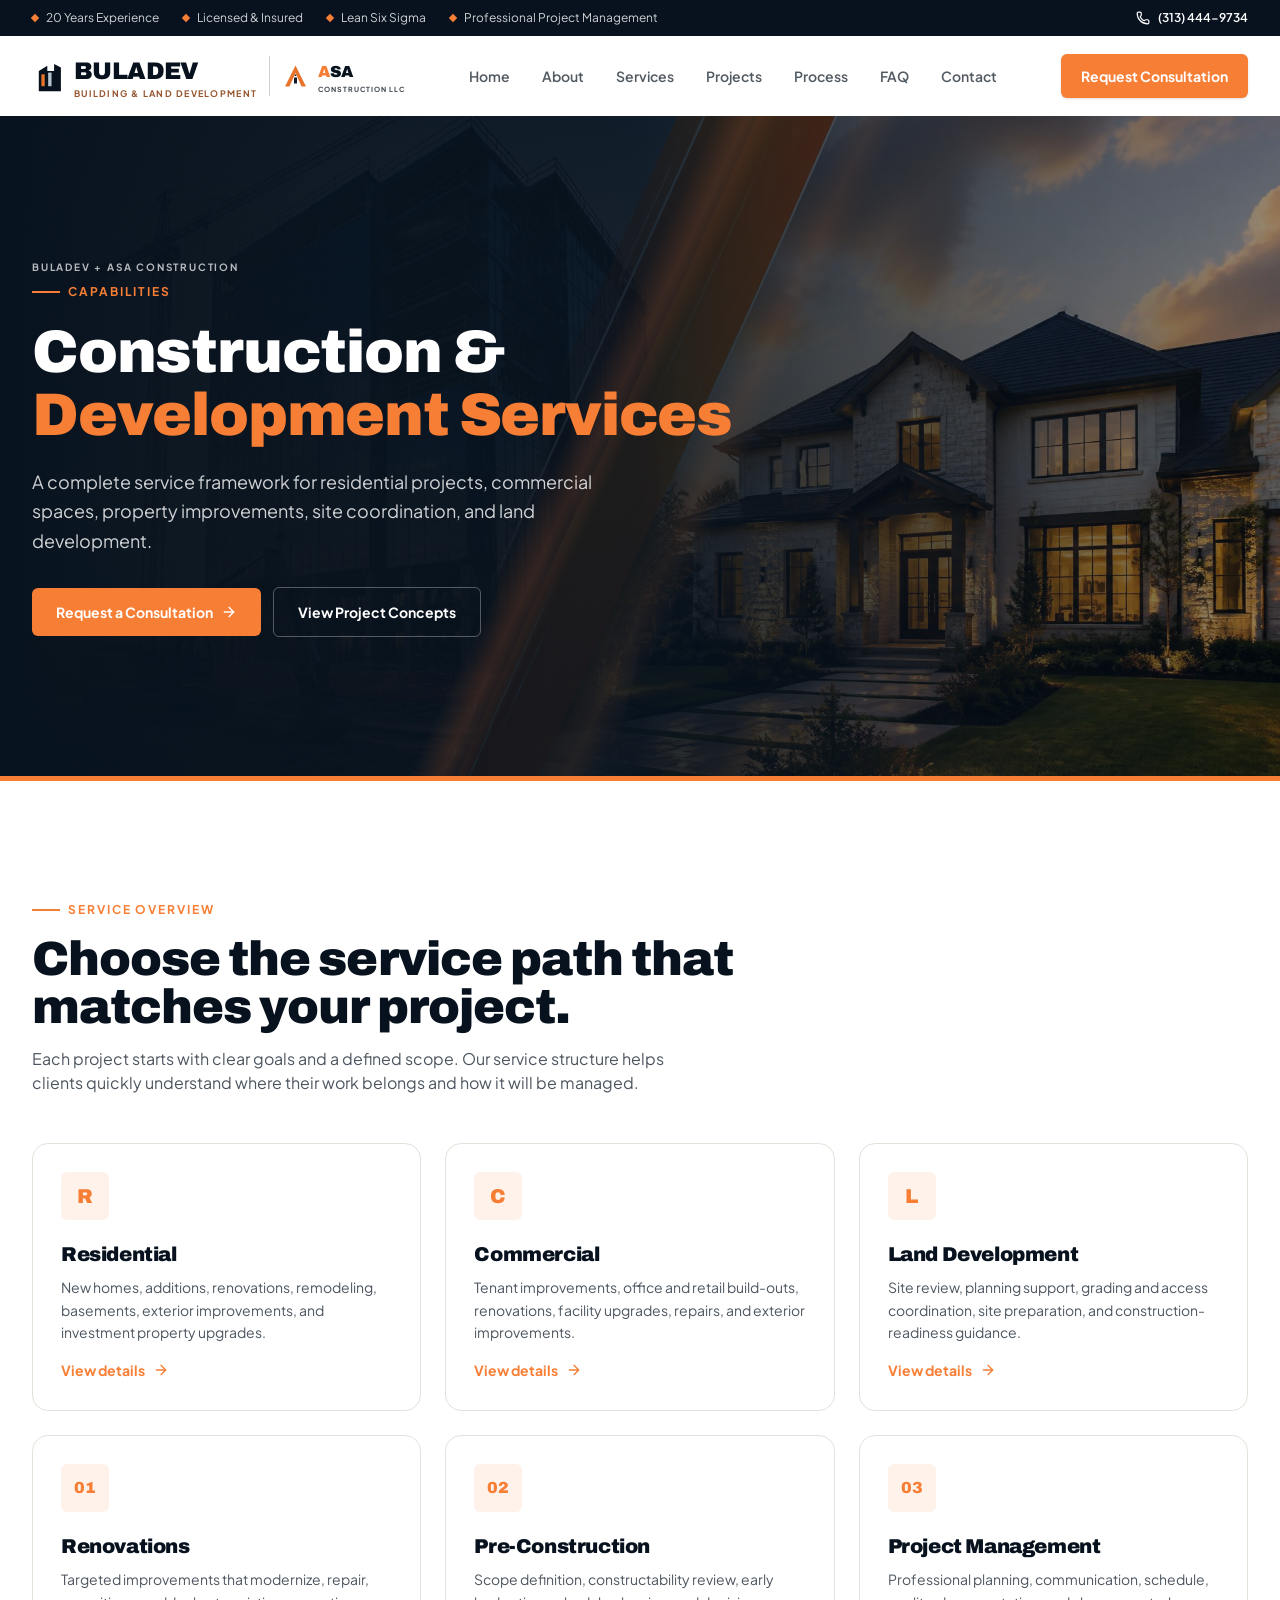
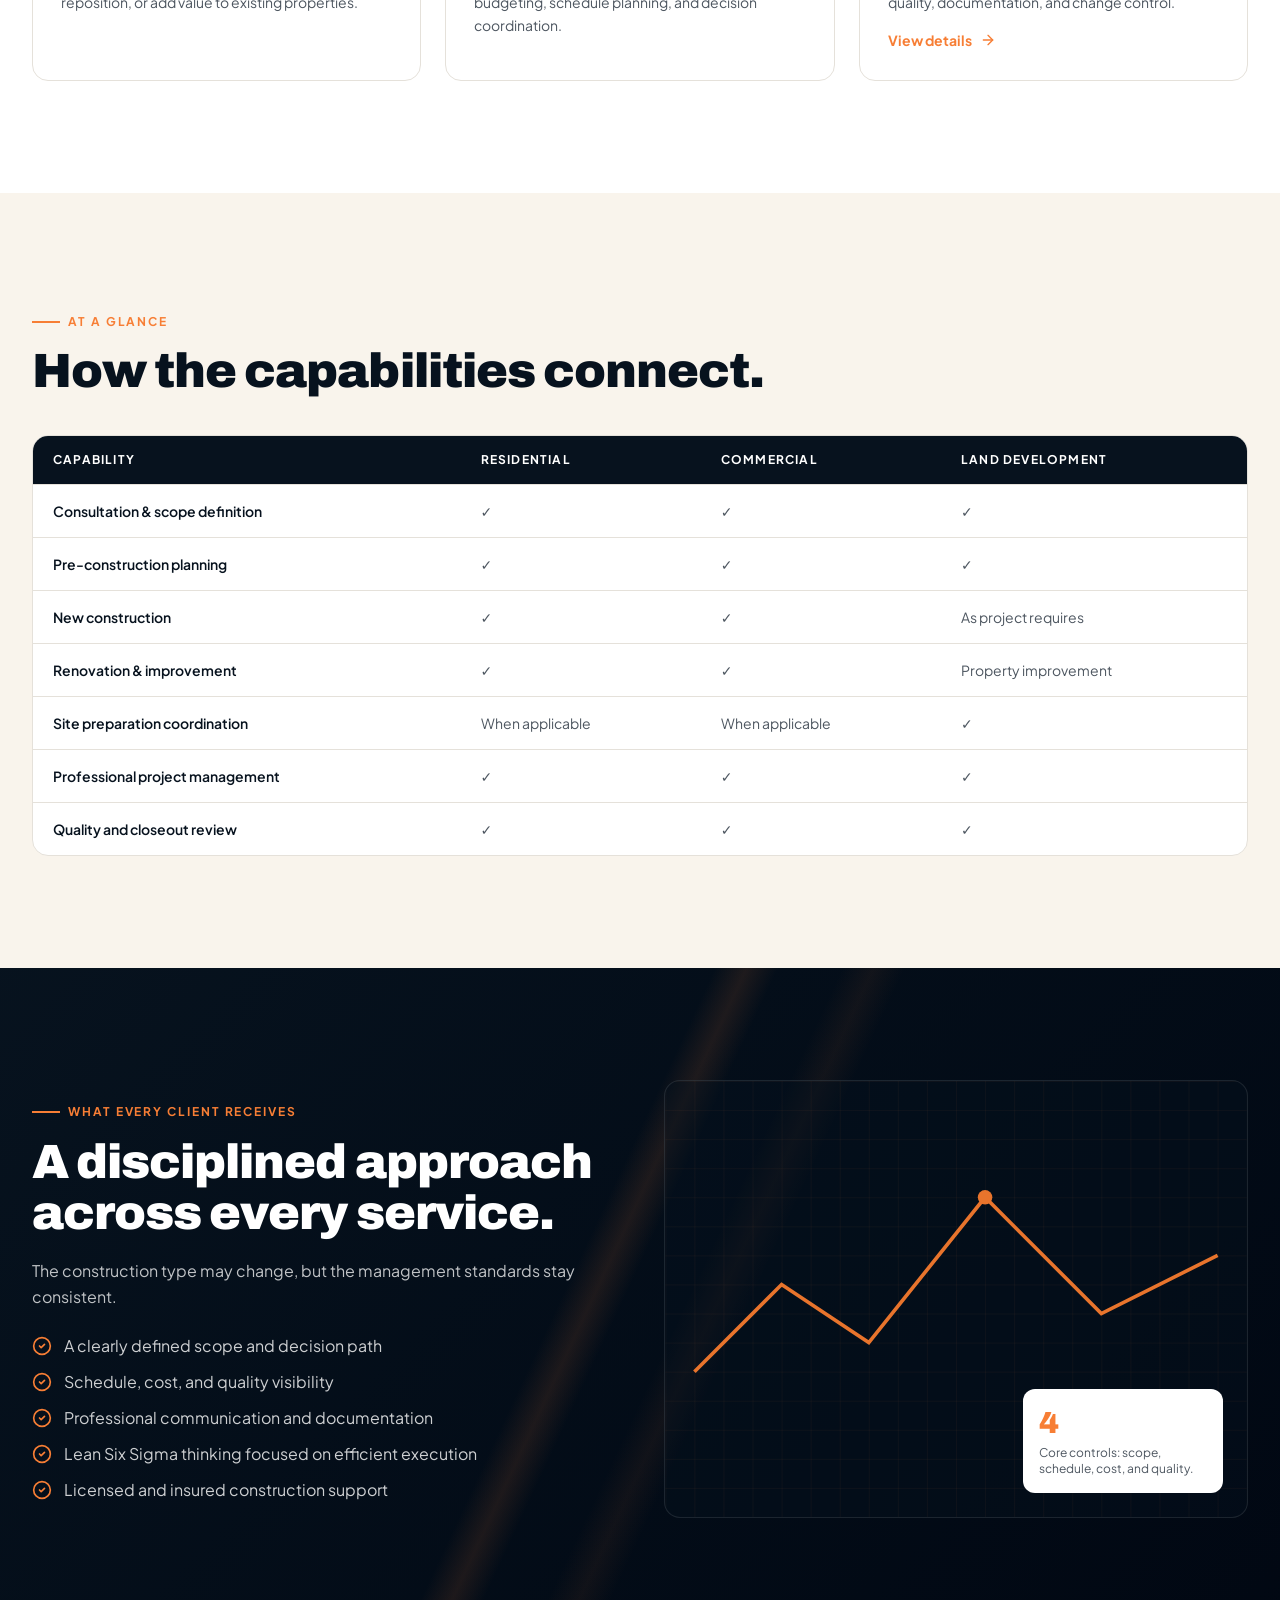
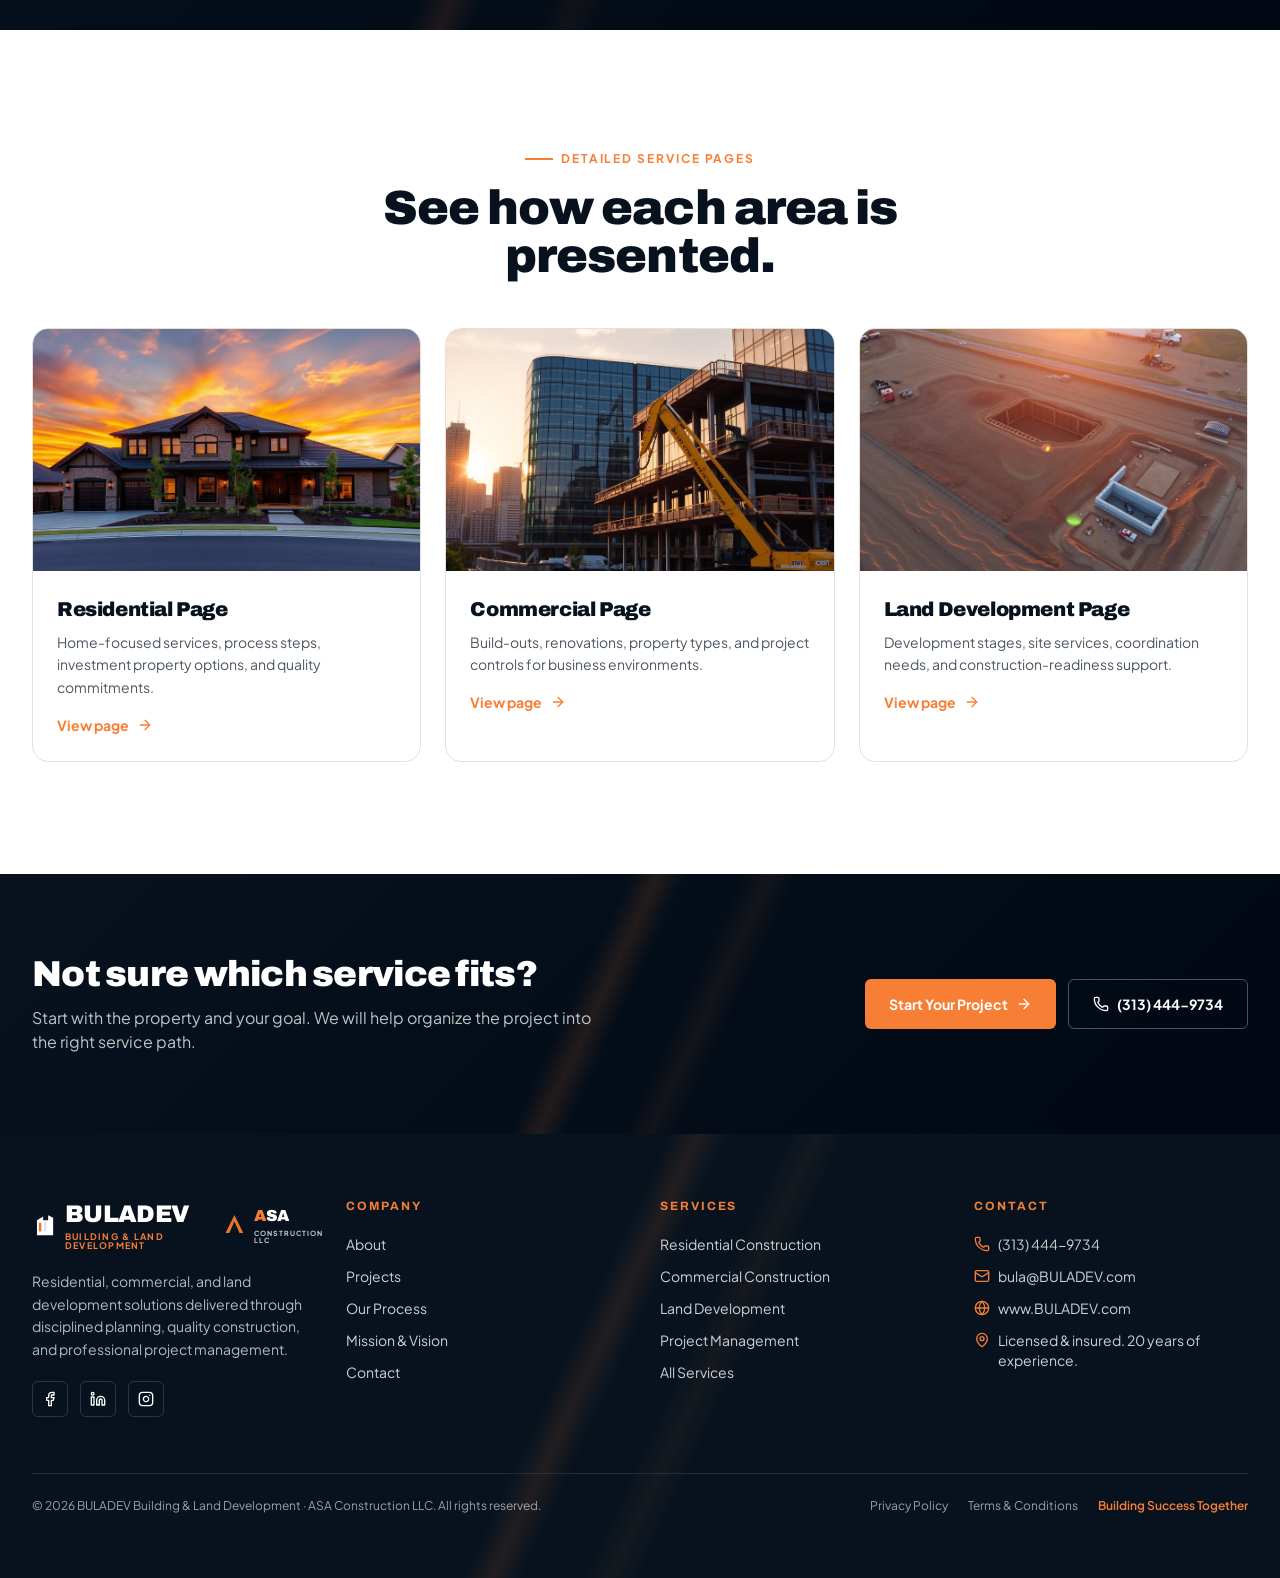
<file: services-residential.html>
<!DOCTYPE html>
<html lang="en"><head><meta charset="utf-8"/><meta content="width=device-width, initial-scale=1" name="viewport"/><title>Residential Construction — BULADEV + ASA</title><meta content="BULADEV Building &amp; Land Development" name="author"/><meta content="BULADEV + ASA Construction" property="og:site_name"/><meta content="website" property="og:type"/><meta content="summary_large_image" name="twitter:card"/><meta content="#0F1B2D" name="theme-color"/><meta content="Build, renovate, expand, or improve your home with a coordinated team focused on quality, function, and long-term value." name="description"/><meta content="Residential Construction" property="og:title"/><meta content="Residential construction, renovations, additions, kitchens, basements, and investment properties." property="og:description"/><meta content="/services/residential" property="og:url"/><link href="/services" rel="canonical"/><link href="/services/residential" rel="canonical"/><script type="application/ld+json">{"@context":"https://schema.org","@type":"GeneralContractor","name":"BULADEV Building & Land Development","alternateName":"ASA Construction LLC","telephone":"+1-313-444-9734","email":"bula@BULADEV.com","url":"/","slogan":"Building Success Together","description":"Residential, commercial, and land development with 20 years of experience, licensed & insured, Lean Six Sigma certified."}</script><style type="text/css">[data-sonner-toaster][dir=ltr],html[dir=ltr]{--toast-icon-margin-start:-3px;--toast-icon-margin-end:4px;--toast-svg-margin-start:-1px;--toast-svg-margin-end:0px;--toast-button-margin-start:auto;--toast-button-margin-end:0;--toast-close-button-start:0;--toast-close-button-end:unset;--toast-close-button-transform:translate(-35%, -35%)}[data-sonner-toaster][dir=rtl],html[dir=rtl]{--toast-icon-margin-start:4px;--toast-icon-margin-end:-3px;--toast-svg-margin-start:0px;--toast-svg-margin-end:-1px;--toast-button-margin-start:0;--toast-button-margin-end:auto;--toast-close-button-start:unset;--toast-close-button-end:0;--toast-close-button-transform:translate(35%, -35%)}[data-sonner-toaster]{position:fixed;width:var(--width);font-family:ui-sans-serif,system-ui,-apple-system,BlinkMacSystemFont,Segoe UI,Roboto,Helvetica Neue,Arial,Noto Sans,sans-serif,Apple Color Emoji,Segoe UI Emoji,Segoe UI Symbol,Noto Color Emoji;--gray1:hsl(0, 0%, 99%);--gray2:hsl(0, 0%, 97.3%);--gray3:hsl(0, 0%, 95.1%);--gray4:hsl(0, 0%, 93%);--gray5:hsl(0, 0%, 90.9%);--gray6:hsl(0, 0%, 88.7%);--gray7:hsl(0, 0%, 85.8%);--gray8:hsl(0, 0%, 78%);--gray9:hsl(0, 0%, 56.1%);--gray10:hsl(0, 0%, 52.3%);--gray11:hsl(0, 0%, 43.5%);--gray12:hsl(0, 0%, 9%);--border-radius:8px;box-sizing:border-box;padding:0;margin:0;list-style:none;outline:0;z-index:999999999;transition:transform .4s ease}@media (hover:none) and (pointer:coarse){[data-sonner-toaster][data-lifted=true]{transform:none}}[data-sonner-toaster][data-x-position=right]{right:var(--offset-right)}[data-sonner-toaster][data-x-position=left]{left:var(--offset-left)}[data-sonner-toaster][data-x-position=center]{left:50%;transform:translateX(-50%)}[data-sonner-toaster][data-y-position=top]{top:var(--offset-top)}[data-sonner-toaster][data-y-position=bottom]{bottom:var(--offset-bottom)}[data-sonner-toast]{--y:translateY(100%);--lift-amount:calc(var(--lift) * var(--gap));z-index:var(--z-index);position:absolute;opacity:0;transform:var(--y);touch-action:none;transition:transform .4s,opacity .4s,height .4s,box-shadow .2s;box-sizing:border-box;outline:0;overflow-wrap:anywhere}[data-sonner-toast][data-styled=true]{padding:16px;background:var(--normal-bg);border:1px solid var(--normal-border);color:var(--normal-text);border-radius:var(--border-radius);box-shadow:0 4px 12px rgba(0,0,0,.1);width:var(--width);font-size:13px;display:flex;align-items:center;gap:6px}[data-sonner-toast]:focus-visible{box-shadow:0 4px 12px rgba(0,0,0,.1),0 0 0 2px rgba(0,0,0,.2)}[data-sonner-toast][data-y-position=top]{top:0;--y:translateY(-100%);--lift:1;--lift-amount:calc(1 * var(--gap))}[data-sonner-toast][data-y-position=bottom]{bottom:0;--y:translateY(100%);--lift:-1;--lift-amount:calc(var(--lift) * var(--gap))}[data-sonner-toast][data-styled=true] [data-description]{font-weight:400;line-height:1.4;color:#3f3f3f}[data-rich-colors=true][data-sonner-toast][data-styled=true] [data-description]{color:inherit}[data-sonner-toaster][data-sonner-theme=dark] [data-description]{color:#e8e8e8}[data-sonner-toast][data-styled=true] [data-title]{font-weight:500;line-height:1.5;color:inherit}[data-sonner-toast][data-styled=true] [data-icon]{display:flex;height:16px;width:16px;position:relative;justify-content:flex-start;align-items:center;flex-shrink:0;margin-left:var(--toast-icon-margin-start);margin-right:var(--toast-icon-margin-end)}[data-sonner-toast][data-promise=true] [data-icon]>svg{opacity:0;transform:scale(.8);transform-origin:center;animation:sonner-fade-in .3s ease forwards}[data-sonner-toast][data-styled=true] [data-icon]>*{flex-shrink:0}[data-sonner-toast][data-styled=true] [data-icon] svg{margin-left:var(--toast-svg-margin-start);margin-right:var(--toast-svg-margin-end)}[data-sonner-toast][data-styled=true] [data-content]{display:flex;flex-direction:column;gap:2px}[data-sonner-toast][data-styled=true] [data-button]{border-radius:4px;padding-left:8px;padding-right:8px;height:24px;font-size:12px;color:var(--normal-bg);background:var(--normal-text);margin-left:var(--toast-button-margin-start);margin-right:var(--toast-button-margin-end);border:none;font-weight:500;cursor:pointer;outline:0;display:flex;align-items:center;flex-shrink:0;transition:opacity .4s,box-shadow .2s}[data-sonner-toast][data-styled=true] [data-button]:focus-visible{box-shadow:0 0 0 2px rgba(0,0,0,.4)}[data-sonner-toast][data-styled=true] [data-button]:first-of-type{margin-left:var(--toast-button-margin-start);margin-right:var(--toast-button-margin-end)}[data-sonner-toast][data-styled=true] [data-cancel]{color:var(--normal-text);background:rgba(0,0,0,.08)}[data-sonner-toaster][data-sonner-theme=dark] [data-sonner-toast][data-styled=true] [data-cancel]{background:rgba(255,255,255,.3)}[data-sonner-toast][data-styled=true] [data-close-button]{position:absolute;left:var(--toast-close-button-start);right:var(--toast-close-button-end);top:0;height:20px;width:20px;display:flex;justify-content:center;align-items:center;padding:0;color:var(--gray12);background:var(--normal-bg);border:1px solid var(--gray4);transform:var(--toast-close-button-transform);border-radius:50%;cursor:pointer;z-index:1;transition:opacity .1s,background .2s,border-color .2s}[data-sonner-toast][data-styled=true] [data-close-button]:focus-visible{box-shadow:0 4px 12px rgba(0,0,0,.1),0 0 0 2px rgba(0,0,0,.2)}[data-sonner-toast][data-styled=true] [data-disabled=true]{cursor:not-allowed}[data-sonner-toast][data-styled=true]:hover [data-close-button]:hover{background:var(--gray2);border-color:var(--gray5)}[data-sonner-toast][data-swiping=true]::before{content:'';position:absolute;left:-100%;right:-100%;height:100%;z-index:-1}[data-sonner-toast][data-y-position=top][data-swiping=true]::before{bottom:50%;transform:scaleY(3) translateY(50%)}[data-sonner-toast][data-y-position=bottom][data-swiping=true]::before{top:50%;transform:scaleY(3) translateY(-50%)}[data-sonner-toast][data-swiping=false][data-removed=true]::before{content:'';position:absolute;inset:0;transform:scaleY(2)}[data-sonner-toast][data-expanded=true]::after{content:'';position:absolute;left:0;height:calc(var(--gap) + 1px);bottom:100%;width:100%}[data-sonner-toast][data-mounted=true]{--y:translateY(0);opacity:1}[data-sonner-toast][data-expanded=false][data-front=false]{--scale:var(--toasts-before) * 0.05 + 1;--y:translateY(calc(var(--lift-amount) * var(--toasts-before))) scale(calc(-1 * var(--scale)));height:var(--front-toast-height)}[data-sonner-toast]>*{transition:opacity .4s}[data-sonner-toast][data-x-position=right]{right:0}[data-sonner-toast][data-x-position=left]{left:0}[data-sonner-toast][data-expanded=false][data-front=false][data-styled=true]>*{opacity:0}[data-sonner-toast][data-visible=false]{opacity:0;pointer-events:none}[data-sonner-toast][data-mounted=true][data-expanded=true]{--y:translateY(calc(var(--lift) * var(--offset)));height:var(--initial-height)}[data-sonner-toast][data-removed=true][data-front=true][data-swipe-out=false]{--y:translateY(calc(var(--lift) * -100%));opacity:0}[data-sonner-toast][data-removed=true][data-front=false][data-swipe-out=false][data-expanded=true]{--y:translateY(calc(var(--lift) * var(--offset) + var(--lift) * -100%));opacity:0}[data-sonner-toast][data-removed=true][data-front=false][data-swipe-out=false][data-expanded=false]{--y:translateY(40%);opacity:0;transition:transform .5s,opacity .2s}[data-sonner-toast][data-removed=true][data-front=false]::before{height:calc(var(--initial-height) + 20%)}[data-sonner-toast][data-swiping=true]{transform:var(--y) translateY(var(--swipe-amount-y,0)) translateX(var(--swipe-amount-x,0));transition:none}[data-sonner-toast][data-swiped=true]{user-select:none}[data-sonner-toast][data-swipe-out=true][data-y-position=bottom],[data-sonner-toast][data-swipe-out=true][data-y-position=top]{animation-duration:.2s;animation-timing-function:ease-out;animation-fill-mode:forwards}[data-sonner-toast][data-swipe-out=true][data-swipe-direction=left]{animation-name:swipe-out-left}[data-sonner-toast][data-swipe-out=true][data-swipe-direction=right]{animation-name:swipe-out-right}[data-sonner-toast][data-swipe-out=true][data-swipe-direction=up]{animation-name:swipe-out-up}[data-sonner-toast][data-swipe-out=true][data-swipe-direction=down]{animation-name:swipe-out-down}@keyframes swipe-out-left{from{transform:var(--y) translateX(var(--swipe-amount-x));opacity:1}to{transform:var(--y) translateX(calc(var(--swipe-amount-x) - 100%));opacity:0}}@keyframes swipe-out-right{from{transform:var(--y) translateX(var(--swipe-amount-x));opacity:1}to{transform:var(--y) translateX(calc(var(--swipe-amount-x) + 100%));opacity:0}}@keyframes swipe-out-up{from{transform:var(--y) translateY(var(--swipe-amount-y));opacity:1}to{transform:var(--y) translateY(calc(var(--swipe-amount-y) - 100%));opacity:0}}@keyframes swipe-out-down{from{transform:var(--y) translateY(var(--swipe-amount-y));opacity:1}to{transform:var(--y) translateY(calc(var(--swipe-amount-y) + 100%));opacity:0}}@media (max-width:600px){[data-sonner-toaster]{position:fixed;right:var(--mobile-offset-right);left:var(--mobile-offset-left);width:100%}[data-sonner-toaster][dir=rtl]{left:calc(var(--mobile-offset-left) * -1)}[data-sonner-toaster] [data-sonner-toast]{left:0;right:0;width:calc(100% - var(--mobile-offset-left) * 2)}[data-sonner-toaster][data-x-position=left]{left:var(--mobile-offset-left)}[data-sonner-toaster][data-y-position=bottom]{bottom:var(--mobile-offset-bottom)}[data-sonner-toaster][data-y-position=top]{top:var(--mobile-offset-top)}[data-sonner-toaster][data-x-position=center]{left:var(--mobile-offset-left);right:var(--mobile-offset-right);transform:none}}[data-sonner-toaster][data-sonner-theme=light]{--normal-bg:#fff;--normal-border:var(--gray4);--normal-text:var(--gray12);--success-bg:hsl(143, 85%, 96%);--success-border:hsl(145, 92%, 87%);--success-text:hsl(140, 100%, 27%);--info-bg:hsl(208, 100%, 97%);--info-border:hsl(221, 91%, 93%);--info-text:hsl(210, 92%, 45%);--warning-bg:hsl(49, 100%, 97%);--warning-border:hsl(49, 91%, 84%);--warning-text:hsl(31, 92%, 45%);--error-bg:hsl(359, 100%, 97%);--error-border:hsl(359, 100%, 94%);--error-text:hsl(360, 100%, 45%)}[data-sonner-toaster][data-sonner-theme=light] [data-sonner-toast][data-invert=true]{--normal-bg:#000;--normal-border:hsl(0, 0%, 20%);--normal-text:var(--gray1)}[data-sonner-toaster][data-sonner-theme=dark] [data-sonner-toast][data-invert=true]{--normal-bg:#fff;--normal-border:var(--gray3);--normal-text:var(--gray12)}[data-sonner-toaster][data-sonner-theme=dark]{--normal-bg:#000;--normal-bg-hover:hsl(0, 0%, 12%);--normal-border:hsl(0, 0%, 20%);--normal-border-hover:hsl(0, 0%, 25%);--normal-text:var(--gray1);--success-bg:hsl(150, 100%, 6%);--success-border:hsl(147, 100%, 12%);--success-text:hsl(150, 86%, 65%);--info-bg:hsl(215, 100%, 6%);--info-border:hsl(223, 43%, 17%);--info-text:hsl(216, 87%, 65%);--warning-bg:hsl(64, 100%, 6%);--warning-border:hsl(60, 100%, 9%);--warning-text:hsl(46, 87%, 65%);--error-bg:hsl(358, 76%, 10%);--error-border:hsl(357, 89%, 16%);--error-text:hsl(358, 100%, 81%)}[data-sonner-toaster][data-sonner-theme=dark] [data-sonner-toast] [data-close-button]{background:var(--normal-bg);border-color:var(--normal-border);color:var(--normal-text)}[data-sonner-toaster][data-sonner-theme=dark] [data-sonner-toast] [data-close-button]:hover{background:var(--normal-bg-hover);border-color:var(--normal-border-hover)}[data-rich-colors=true][data-sonner-toast][data-type=success]{background:var(--success-bg);border-color:var(--success-border);color:var(--success-text)}[data-rich-colors=true][data-sonner-toast][data-type=success] [data-close-button]{background:var(--success-bg);border-color:var(--success-border);color:var(--success-text)}[data-rich-colors=true][data-sonner-toast][data-type=info]{background:var(--info-bg);border-color:var(--info-border);color:var(--info-text)}[data-rich-colors=true][data-sonner-toast][data-type=info] [data-close-button]{background:var(--info-bg);border-color:var(--info-border);color:var(--info-text)}[data-rich-colors=true][data-sonner-toast][data-type=warning]{background:var(--warning-bg);border-color:var(--warning-border);color:var(--warning-text)}[data-rich-colors=true][data-sonner-toast][data-type=warning] [data-close-button]{background:var(--warning-bg);border-color:var(--warning-border);color:var(--warning-text)}[data-rich-colors=true][data-sonner-toast][data-type=error]{background:var(--error-bg);border-color:var(--error-border);color:var(--error-text)}[data-rich-colors=true][data-sonner-toast][data-type=error] [data-close-button]{background:var(--error-bg);border-color:var(--error-border);color:var(--error-text)}.sonner-loading-wrapper{--size:16px;height:var(--size);width:var(--size);position:absolute;inset:0;z-index:10}.sonner-loading-wrapper[data-visible=false]{transform-origin:center;animation:sonner-fade-out .2s ease forwards}.sonner-spinner{position:relative;top:50%;left:50%;height:var(--size);width:var(--size)}.sonner-loading-bar{animation:sonner-spin 1.2s linear infinite;background:var(--gray11);border-radius:6px;height:8%;left:-10%;position:absolute;top:-3.9%;width:24%}.sonner-loading-bar:first-child{animation-delay:-1.2s;transform:rotate(.0001deg) translate(146%)}.sonner-loading-bar:nth-child(2){animation-delay:-1.1s;transform:rotate(30deg) translate(146%)}.sonner-loading-bar:nth-child(3){animation-delay:-1s;transform:rotate(60deg) translate(146%)}.sonner-loading-bar:nth-child(4){animation-delay:-.9s;transform:rotate(90deg) translate(146%)}.sonner-loading-bar:nth-child(5){animation-delay:-.8s;transform:rotate(120deg) translate(146%)}.sonner-loading-bar:nth-child(6){animation-delay:-.7s;transform:rotate(150deg) translate(146%)}.sonner-loading-bar:nth-child(7){animation-delay:-.6s;transform:rotate(180deg) translate(146%)}.sonner-loading-bar:nth-child(8){animation-delay:-.5s;transform:rotate(210deg) translate(146%)}.sonner-loading-bar:nth-child(9){animation-delay:-.4s;transform:rotate(240deg) translate(146%)}.sonner-loading-bar:nth-child(10){animation-delay:-.3s;transform:rotate(270deg) translate(146%)}.sonner-loading-bar:nth-child(11){animation-delay:-.2s;transform:rotate(300deg) translate(146%)}.sonner-loading-bar:nth-child(12){animation-delay:-.1s;transform:rotate(330deg) translate(146%)}@keyframes sonner-fade-in{0%{opacity:0;transform:scale(.8)}100%{opacity:1;transform:scale(1)}}@keyframes sonner-fade-out{0%{opacity:1;transform:scale(1)}100%{opacity:0;transform:scale(.8)}}@keyframes sonner-spin{0%{opacity:1}100%{opacity:.15}}@media (prefers-reduced-motion){.sonner-loading-bar,[data-sonner-toast],[data-sonner-toast]>*{transition:none!important;animation:none!important}}.sonner-loader{position:absolute;top:50%;left:50%;transform:translate(-50%,-50%);transform-origin:center;transition:opacity .2s,transform .2s}.sonner-loader[data-visible=false]{opacity:0;transform:scale(.8) translate(-50%,-50%)}</style><link href="assets/bundle.css" rel="stylesheet"/><link href="https://fonts.googleapis.com/css2?family=Archivo:wght@600;700;800;900&amp;family=Plus+Jakarta+Sans:wght@400;500;600;700;800&amp;display=swap" rel="stylesheet"/></head><body><!--$--><div class="flex min-h-screen flex-col bg-background"><div class="hidden md:block bg-ink text-white text-xs"><div class="container-x flex items-center justify-between h-9"><div class="flex items-center gap-6 text-white/80"><span class="flex items-center gap-2"><span class="w-1.5 h-1.5 rotate-45 bg-brand-orange"></span> <!-- -->20 Years Experience</span><span class="flex items-center gap-2"><span class="w-1.5 h-1.5 rotate-45 bg-brand-orange"></span> <!-- -->Licensed &amp; Insured</span><span class="flex items-center gap-2"><span class="w-1.5 h-1.5 rotate-45 bg-brand-orange"></span> <!-- -->Lean Six Sigma</span><span class="flex items-center gap-2"><span class="w-1.5 h-1.5 rotate-45 bg-brand-orange"></span> <!-- -->Professional Project Management</span></div><a class="flex items-center gap-2 font-semibold hover:text-brand-orange transition-colors" href="tel:+13134449734"><svg aria-hidden="true" class="lucide lucide-phone w-3.5 h-3.5" fill="none" height="24" stroke="currentColor" stroke-linecap="round" stroke-linejoin="round" stroke-width="2" viewbox="0 0 24 24" width="24" xmlns="http://www.w3.org/2000/svg"><path d="M13.832 16.568a1 1 0 0 0 1.213-.303l.355-.465A2 2 0 0 1 17 15h3a2 2 0 0 1 2 2v3a2 2 0 0 1-2 2A18 18 0 0 1 2 4a2 2 0 0 1 2-2h3a2 2 0 0 1 2 2v3a2 2 0 0 1-.8 1.6l-.468.351a1 1 0 0 0-.292 1.233 14 14 0 0 0 6.392 6.384"></path></svg> (313) 444-9734</a></div></div><header class="sticky top-0 z-50 transition-all duration-300 bg-white"><div class="container-x flex items-center justify-between h-20"><a class="shrink-0" href="index.html"><div class="flex items-center gap-3"><div class="flex items-center gap-2"><svg aria-hidden="true" class="text-ink" height="34" viewbox="0 0 40 40" width="34"><path d="M8 38 V14 L18 8 L18 14 L26 14 L26 6 L34 10 L34 38 Z" fill="currentColor"></path><rect fill="#E8742C" height="14" width="4" x="11" y="18"></rect><rect fill="#D6E4EE" height="16" opacity="0.85" width="4" x="19" y="16"></rect></svg><div class="flex flex-col leading-none"><span class="font-display text-xl md:text-2xl font-black tracking-tight text-ink">BULADEV</span><span class="text-[8px] md:text-[9px] font-bold tracking-[0.14em] mt-0.5 text-brand-bronze">BUILDING &amp; LAND DEVELOPMENT</span></div></div><div class="hidden sm:block w-px h-10 bg-ink/20"></div><div class="hidden sm:flex items-center gap-1.5"><svg aria-hidden="true" height="30" viewbox="0 0 40 40" width="30"><path d="M4 34 L18 6 L32 34 L26 34 L18 16 L10 34 Z" fill="#E8742C"></path><rect fill="#0F1B2D" height="8" width="4" x="16" y="22"></rect><rect fill="#0F1B2D" height="2" width="2" x="17" y="18"></rect></svg><div class="flex flex-col leading-none"><span class="font-display text-base font-black tracking-tight text-ink"><span class="text-brand-orange">A</span>SA</span><span class="text-[7px] font-bold tracking-[0.14em] mt-0.5 text-ink opacity-80">CONSTRUCTION LLC</span></div></div></div></a><nav class="hidden lg:flex items-center gap-8"><a class="text-sm font-semibold text-ink/70 hover:text-brand-orange transition-colors" href="index.html">Home</a><a class="text-sm font-semibold text-ink/70 hover:text-brand-orange transition-colors" href="about.html">About</a><a aria-current="page" class="text-sm font-semibold text-ink/70 hover:text-brand-orange transition-colors text-brand-orange" data-status="active" href="services.html">Services</a><a class="text-sm font-semibold text-ink/70 hover:text-brand-orange transition-colors" href="projects.html">Projects</a><a class="text-sm font-semibold text-ink/70 hover:text-brand-orange transition-colors" href="process.html">Process</a><a class="text-sm font-semibold text-ink/70 hover:text-brand-orange transition-colors" href="faq.html">FAQ</a><a class="text-sm font-semibold text-ink/70 hover:text-brand-orange transition-colors" href="contact.html">Contact</a></nav><div class="flex items-center gap-2"><a class="hidden sm:inline-flex items-center justify-center rounded-md bg-brand-orange hover:bg-brand-orange-deep transition-colors px-5 py-3 text-sm font-bold text-white shadow-sm" href="contact.html">Request Consultation</a><button aria-label="Open menu" class="lg:hidden grid place-items-center w-11 h-11 rounded-md border border-border text-ink" type="button"><svg aria-hidden="true" class="lucide lucide-menu w-5 h-5" fill="none" height="24" stroke="currentColor" stroke-linecap="round" stroke-linejoin="round" stroke-width="2" viewbox="0 0 24 24" width="24" xmlns="http://www.w3.org/2000/svg"><path d="M4 5h16"></path><path d="M4 12h16"></path><path d="M4 19h16"></path></svg></button></div></div></header><main class="flex-1"><section class="relative isolate overflow-hidden bg-ink text-white"><img alt="" aria-hidden="true" class="absolute inset-0 h-full w-full object-cover opacity-60" src="assets/507bfd42_hero-home.jpg"/><div class="absolute inset-0 bg-gradient-to-r from-ink via-ink/85 to-transparent"></div><div class="orange-slash opacity-80"></div><div class="absolute -bottom-px left-0 right-0 h-1.5 bg-brand-orange"></div><div class="container-x relative py-24 md:py-36"><p class="text-[10px] tracking-[0.18em] font-bold uppercase text-white/70">BULADEV + ASA Construction</p><p class="mt-2 eyebrow text-brand-orange">Capabilities</p><h1 class="mt-5 max-w-3xl font-display text-4xl md:text-6xl font-black leading-[1.05]">Construction &amp; <br/><span class="text-brand-orange">Development Services</span></h1><p class="mt-5 max-w-xl text-base md:text-lg text-white/80 leading-relaxed">A complete service framework for residential projects, commercial spaces, property improvements, site coordination, and land development.</p><div class="mt-8 flex flex-wrap items-center gap-3"><a class="inline-flex items-center gap-2 rounded-md bg-brand-orange hover:bg-brand-orange-deep transition-colors px-6 py-3.5 text-sm font-bold text-white" href="contact.html">Request a Consultation<!-- --> <svg aria-hidden="true" class="lucide lucide-arrow-right w-4 h-4" fill="none" height="24" stroke="currentColor" stroke-linecap="round" stroke-linejoin="round" stroke-width="2" viewbox="0 0 24 24" width="24" xmlns="http://www.w3.org/2000/svg"><path d="M5 12h14"></path><path d="m12 5 7 7-7 7"></path></svg></a><a class="inline-flex items-center rounded-md border border-white/30 hover:border-brand-orange hover:text-brand-orange transition-colors px-6 py-3.5 text-sm font-bold text-white" href="projects.html">View Project Concepts</a></div></div></section><section class="py-20 md:py-28"><div class="container-x"><p class="eyebrow">Service Overview</p><h2 class="mt-4 font-display text-3xl md:text-5xl font-black text-ink max-w-3xl">Choose the service path that matches your project.</h2><p class="mt-4 max-w-2xl text-muted-foreground">Each project starts with clear goals and a defined scope. Our service structure helps clients quickly understand where their work belongs and how it will be managed.</p><div class="mt-12 grid gap-6 md:grid-cols-3"><a aria-current="page" class="group rounded-2xl bg-white border border-border p-7 hover:border-brand-orange hover:shadow-card transition-all active" data-status="active" href="services-residential.html"><div class="grid place-items-center w-12 h-12 rounded-md bg-brand-orange/10 text-brand-orange font-display font-black text-xl">R</div><h3 class="mt-5 font-display text-xl font-black text-ink">Residential</h3><p class="mt-2 text-sm text-muted-foreground leading-relaxed">New homes, additions, renovations, remodeling, basements, exterior improvements, and investment property upgrades.</p><span class="mt-4 inline-flex items-center gap-2 text-sm font-bold text-brand-orange">View details <svg aria-hidden="true" class="lucide lucide-arrow-right w-4 h-4 group-hover:translate-x-1 transition-transform" fill="none" height="24" stroke="currentColor" stroke-linecap="round" stroke-linejoin="round" stroke-width="2" viewbox="0 0 24 24" width="24" xmlns="http://www.w3.org/2000/svg"><path d="M5 12h14"></path><path d="m12 5 7 7-7 7"></path></svg></span></a><a class="group rounded-2xl bg-white border border-border p-7 hover:border-brand-orange hover:shadow-card transition-all" href="services-commercial.html"><div class="grid place-items-center w-12 h-12 rounded-md bg-brand-orange/10 text-brand-orange font-display font-black text-xl">C</div><h3 class="mt-5 font-display text-xl font-black text-ink">Commercial</h3><p class="mt-2 text-sm text-muted-foreground leading-relaxed">Tenant improvements, office and retail build-outs, renovations, facility upgrades, repairs, and exterior improvements.</p><span class="mt-4 inline-flex items-center gap-2 text-sm font-bold text-brand-orange">View details <svg aria-hidden="true" class="lucide lucide-arrow-right w-4 h-4 group-hover:translate-x-1 transition-transform" fill="none" height="24" stroke="currentColor" stroke-linecap="round" stroke-linejoin="round" stroke-width="2" viewbox="0 0 24 24" width="24" xmlns="http://www.w3.org/2000/svg"><path d="M5 12h14"></path><path d="m12 5 7 7-7 7"></path></svg></span></a><a class="group rounded-2xl bg-white border border-border p-7 hover:border-brand-orange hover:shadow-card transition-all" href="services-land-development.html"><div class="grid place-items-center w-12 h-12 rounded-md bg-brand-orange/10 text-brand-orange font-display font-black text-xl">L</div><h3 class="mt-5 font-display text-xl font-black text-ink">Land Development</h3><p class="mt-2 text-sm text-muted-foreground leading-relaxed">Site review, planning support, grading and access coordination, site preparation, and construction-readiness guidance.</p><span class="mt-4 inline-flex items-center gap-2 text-sm font-bold text-brand-orange">View details <svg aria-hidden="true" class="lucide lucide-arrow-right w-4 h-4 group-hover:translate-x-1 transition-transform" fill="none" height="24" stroke="currentColor" stroke-linecap="round" stroke-linejoin="round" stroke-width="2" viewbox="0 0 24 24" width="24" xmlns="http://www.w3.org/2000/svg"><path d="M5 12h14"></path><path d="m12 5 7 7-7 7"></path></svg></span></a></div><div class="mt-6 grid gap-6 md:grid-cols-3"><div class="rounded-2xl bg-white border border-border p-7"><div class="grid place-items-center w-12 h-12 rounded-md bg-brand-orange/10 text-brand-orange font-display font-black">01</div><h3 class="mt-5 font-display text-xl font-black text-ink">Renovations</h3><p class="mt-2 text-sm text-muted-foreground leading-relaxed">Targeted improvements that modernize, repair, reposition, or add value to existing properties.</p></div><div class="rounded-2xl bg-white border border-border p-7"><div class="grid place-items-center w-12 h-12 rounded-md bg-brand-orange/10 text-brand-orange font-display font-black">02</div><h3 class="mt-5 font-display text-xl font-black text-ink">Pre-Construction</h3><p class="mt-2 text-sm text-muted-foreground leading-relaxed">Scope definition, constructability review, early budgeting, schedule planning, and decision coordination.</p></div><div class="rounded-2xl bg-white border border-border p-7"><div class="grid place-items-center w-12 h-12 rounded-md bg-brand-orange/10 text-brand-orange font-display font-black">03</div><h3 class="mt-5 font-display text-xl font-black text-ink">Project Management</h3><p class="mt-2 text-sm text-muted-foreground leading-relaxed">Professional planning, communication, schedule, quality, documentation, and change control.</p><a class="mt-4 inline-flex items-center gap-2 text-sm font-bold text-brand-orange" href="services-project-management.html">View details <svg aria-hidden="true" class="lucide lucide-arrow-right w-4 h-4" fill="none" height="24" stroke="currentColor" stroke-linecap="round" stroke-linejoin="round" stroke-width="2" viewbox="0 0 24 24" width="24" xmlns="http://www.w3.org/2000/svg"><path d="M5 12h14"></path><path d="m12 5 7 7-7 7"></path></svg></a></div></div></div></section><section class="bg-cream py-20 md:py-28"><div class="container-x"><p class="eyebrow">At a Glance</p><h2 class="mt-4 font-display text-3xl md:text-5xl font-black text-ink max-w-3xl">How the capabilities connect.</h2><div class="mt-10 overflow-x-auto rounded-2xl border border-border bg-white"><table class="w-full text-sm"><thead><tr class="bg-ink text-white"><th class="text-left py-4 px-5 font-bold text-xs tracking-widest uppercase">Capability</th><th class="text-left py-4 px-5 font-bold text-xs tracking-widest uppercase">Residential</th><th class="text-left py-4 px-5 font-bold text-xs tracking-widest uppercase">Commercial</th><th class="text-left py-4 px-5 font-bold text-xs tracking-widest uppercase">Land Development</th></tr></thead><tbody><tr class="border-t border-border"><td class="py-4 px-5 font-semibold text-ink">Consultation &amp; scope definition</td><td class="py-4 px-5 text-muted-foreground text-brand-orange font-bold">✓</td><td class="py-4 px-5 text-muted-foreground text-brand-orange font-bold">✓</td><td class="py-4 px-5 text-muted-foreground text-brand-orange font-bold">✓</td></tr><tr class="border-t border-border"><td class="py-4 px-5 font-semibold text-ink">Pre-construction planning</td><td class="py-4 px-5 text-muted-foreground text-brand-orange font-bold">✓</td><td class="py-4 px-5 text-muted-foreground text-brand-orange font-bold">✓</td><td class="py-4 px-5 text-muted-foreground text-brand-orange font-bold">✓</td></tr><tr class="border-t border-border"><td class="py-4 px-5 font-semibold text-ink">New construction</td><td class="py-4 px-5 text-muted-foreground text-brand-orange font-bold">✓</td><td class="py-4 px-5 text-muted-foreground text-brand-orange font-bold">✓</td><td class="py-4 px-5 text-muted-foreground">As project requires</td></tr><tr class="border-t border-border"><td class="py-4 px-5 font-semibold text-ink">Renovation &amp; improvement</td><td class="py-4 px-5 text-muted-foreground text-brand-orange font-bold">✓</td><td class="py-4 px-5 text-muted-foreground text-brand-orange font-bold">✓</td><td class="py-4 px-5 text-muted-foreground">Property improvement</td></tr><tr class="border-t border-border"><td class="py-4 px-5 font-semibold text-ink">Site preparation coordination</td><td class="py-4 px-5 text-muted-foreground">When applicable</td><td class="py-4 px-5 text-muted-foreground">When applicable</td><td class="py-4 px-5 text-muted-foreground text-brand-orange font-bold">✓</td></tr><tr class="border-t border-border"><td class="py-4 px-5 font-semibold text-ink">Professional project management</td><td class="py-4 px-5 text-muted-foreground text-brand-orange font-bold">✓</td><td class="py-4 px-5 text-muted-foreground text-brand-orange font-bold">✓</td><td class="py-4 px-5 text-muted-foreground text-brand-orange font-bold">✓</td></tr><tr class="border-t border-border"><td class="py-4 px-5 font-semibold text-ink">Quality and closeout review</td><td class="py-4 px-5 text-muted-foreground text-brand-orange font-bold">✓</td><td class="py-4 px-5 text-muted-foreground text-brand-orange font-bold">✓</td><td class="py-4 px-5 text-muted-foreground text-brand-orange font-bold">✓</td></tr></tbody></table></div></div></section><section class="ink-section py-20 md:py-28"><div class="orange-slash opacity-60"></div><div class="container-x relative grid gap-12 lg:grid-cols-2 items-center"><div><p class="eyebrow">What Every Client Receives</p><h2 class="mt-4 font-display text-3xl md:text-5xl font-black text-white leading-[1.05]">A disciplined approach across every service.</h2><p class="mt-5 text-white/75 leading-relaxed">The construction type may change, but the management standards stay consistent.</p><ul class="mt-6 space-y-3 text-white/80"><li class="flex items-start gap-3"><svg aria-hidden="true" class="lucide lucide-circle-check w-5 h-5 mt-0.5 text-brand-orange shrink-0" fill="none" height="24" stroke="currentColor" stroke-linecap="round" stroke-linejoin="round" stroke-width="2" viewbox="0 0 24 24" width="24" xmlns="http://www.w3.org/2000/svg"><circle cx="12" cy="12" r="10"></circle><path d="m9 12 2 2 4-4"></path></svg> <!-- -->A clearly defined scope and decision path</li><li class="flex items-start gap-3"><svg aria-hidden="true" class="lucide lucide-circle-check w-5 h-5 mt-0.5 text-brand-orange shrink-0" fill="none" height="24" stroke="currentColor" stroke-linecap="round" stroke-linejoin="round" stroke-width="2" viewbox="0 0 24 24" width="24" xmlns="http://www.w3.org/2000/svg"><circle cx="12" cy="12" r="10"></circle><path d="m9 12 2 2 4-4"></path></svg> <!-- -->Schedule, cost, and quality visibility</li><li class="flex items-start gap-3"><svg aria-hidden="true" class="lucide lucide-circle-check w-5 h-5 mt-0.5 text-brand-orange shrink-0" fill="none" height="24" stroke="currentColor" stroke-linecap="round" stroke-linejoin="round" stroke-width="2" viewbox="0 0 24 24" width="24" xmlns="http://www.w3.org/2000/svg"><circle cx="12" cy="12" r="10"></circle><path d="m9 12 2 2 4-4"></path></svg> <!-- -->Professional communication and documentation</li><li class="flex items-start gap-3"><svg aria-hidden="true" class="lucide lucide-circle-check w-5 h-5 mt-0.5 text-brand-orange shrink-0" fill="none" height="24" stroke="currentColor" stroke-linecap="round" stroke-linejoin="round" stroke-width="2" viewbox="0 0 24 24" width="24" xmlns="http://www.w3.org/2000/svg"><circle cx="12" cy="12" r="10"></circle><path d="m9 12 2 2 4-4"></path></svg> <!-- -->Lean Six Sigma thinking focused on efficient execution</li><li class="flex items-start gap-3"><svg aria-hidden="true" class="lucide lucide-circle-check w-5 h-5 mt-0.5 text-brand-orange shrink-0" fill="none" height="24" stroke="currentColor" stroke-linecap="round" stroke-linejoin="round" stroke-width="2" viewbox="0 0 24 24" width="24" xmlns="http://www.w3.org/2000/svg"><circle cx="12" cy="12" r="10"></circle><path d="m9 12 2 2 4-4"></path></svg> <!-- -->Licensed and insured construction support</li></ul></div><div class="relative rounded-2xl overflow-hidden border border-white/10 bg-ink/40 aspect-[4/3]"><svg class="absolute inset-0 w-full h-full text-brand-orange/60" viewbox="0 0 400 300"><defs><pattern height="20" id="grid" patternunits="userSpaceOnUse" width="20"><path d="M 20 0 L 0 0 0 20" fill="none" stroke="currentColor" stroke-opacity="0.2" stroke-width="0.5"></path></pattern></defs><rect fill="url(#grid)" height="100%" width="100%"></rect><polyline fill="none" points="20,200 80,140 140,180 220,80 300,160 380,120" stroke="#E8742C" stroke-width="2.5"></polyline><circle cx="220" cy="80" fill="#E8742C" r="5"></circle></svg><div class="absolute bottom-6 right-6 max-w-[200px] rounded-xl bg-white text-ink p-4 shadow-elevated"><div class="font-display text-3xl font-black text-brand-orange">4</div><p class="text-xs text-muted-foreground mt-1">Core controls: scope, schedule, cost, and quality.</p></div></div></div></section><section class="py-20 md:py-28"><div class="container-x"><div class="text-center max-w-2xl mx-auto"><p class="eyebrow justify-center">Detailed Service Pages</p><h2 class="mt-4 font-display text-3xl md:text-5xl font-black text-ink">See how each area is presented.</h2></div><div class="mt-12 grid gap-6 md:grid-cols-3"><a aria-current="page" class="group rounded-2xl bg-white border border-border overflow-hidden hover:shadow-card transition-all active" data-status="active" href="services-residential.html"><div class="aspect-[16/10] overflow-hidden"><img alt="Residential Page" class="w-full h-full object-cover group-hover:scale-105 transition-transform duration-700" loading="lazy" src="assets/7fdf9eca_hero-residential.jpg"/></div><div class="p-6"><h3 class="font-display text-xl font-black text-ink">Residential Page</h3><p class="mt-2 text-sm text-muted-foreground leading-relaxed">Home-focused services, process steps, investment property options, and quality commitments.</p><span class="mt-4 inline-flex items-center gap-2 text-sm font-bold text-brand-orange">View page <svg aria-hidden="true" class="lucide lucide-arrow-right w-4 h-4 group-hover:translate-x-1 transition-transform" fill="none" height="24" stroke="currentColor" stroke-linecap="round" stroke-linejoin="round" stroke-width="2" viewbox="0 0 24 24" width="24" xmlns="http://www.w3.org/2000/svg"><path d="M5 12h14"></path><path d="m12 5 7 7-7 7"></path></svg></span></div></a><a class="group rounded-2xl bg-white border border-border overflow-hidden hover:shadow-card transition-all" href="services-commercial.html"><div class="aspect-[16/10] overflow-hidden"><img alt="Commercial Page" class="w-full h-full object-cover group-hover:scale-105 transition-transform duration-700" loading="lazy" src="assets/561fce86_hero-commercial.jpg"/></div><div class="p-6"><h3 class="font-display text-xl font-black text-ink">Commercial Page</h3><p class="mt-2 text-sm text-muted-foreground leading-relaxed">Build-outs, renovations, property types, and project controls for business environments.</p><span class="mt-4 inline-flex items-center gap-2 text-sm font-bold text-brand-orange">View page <svg aria-hidden="true" class="lucide lucide-arrow-right w-4 h-4 group-hover:translate-x-1 transition-transform" fill="none" height="24" stroke="currentColor" stroke-linecap="round" stroke-linejoin="round" stroke-width="2" viewbox="0 0 24 24" width="24" xmlns="http://www.w3.org/2000/svg"><path d="M5 12h14"></path><path d="m12 5 7 7-7 7"></path></svg></span></div></a><a class="group rounded-2xl bg-white border border-border overflow-hidden hover:shadow-card transition-all" href="services-land-development.html"><div class="aspect-[16/10] overflow-hidden"><img alt="Land Development Page" class="w-full h-full object-cover group-hover:scale-105 transition-transform duration-700" loading="lazy" src="assets/a41b90ac_hero-land.jpg"/></div><div class="p-6"><h3 class="font-display text-xl font-black text-ink">Land Development Page</h3><p class="mt-2 text-sm text-muted-foreground leading-relaxed">Development stages, site services, coordination needs, and construction-readiness support.</p><span class="mt-4 inline-flex items-center gap-2 text-sm font-bold text-brand-orange">View page <svg aria-hidden="true" class="lucide lucide-arrow-right w-4 h-4 group-hover:translate-x-1 transition-transform" fill="none" height="24" stroke="currentColor" stroke-linecap="round" stroke-linejoin="round" stroke-width="2" viewbox="0 0 24 24" width="24" xmlns="http://www.w3.org/2000/svg"><path d="M5 12h14"></path><path d="m12 5 7 7-7 7"></path></svg></span></div></a></div></div></section><section class="relative ink-section"><div class="orange-slash opacity-70"></div><div class="container-x relative py-16 md:py-20 grid gap-8 md:grid-cols-[1fr_auto] items-center"><div><h2 class="font-display text-3xl md:text-4xl font-black text-white max-w-2xl">Not sure which service fits?</h2><p class="mt-3 text-white/75 max-w-xl">Start with the property and your goal. We will help organize the project into the right service path.</p></div><div class="flex flex-wrap gap-3"><a class="inline-flex items-center gap-2 rounded-md bg-brand-orange hover:bg-brand-orange-deep transition-colors px-6 py-3.5 text-sm font-bold text-white" href="contact.html">Start Your Project<!-- --> <svg aria-hidden="true" class="lucide lucide-arrow-right w-4 h-4" fill="none" height="24" stroke="currentColor" stroke-linecap="round" stroke-linejoin="round" stroke-width="2" viewbox="0 0 24 24" width="24" xmlns="http://www.w3.org/2000/svg"><path d="M5 12h14"></path><path d="m12 5 7 7-7 7"></path></svg></a><a class="inline-flex items-center gap-2 rounded-md border border-white/30 hover:border-brand-orange hover:text-brand-orange transition-colors px-6 py-3.5 text-sm font-bold text-white" href="tel:+13134449734"><svg aria-hidden="true" class="lucide lucide-phone w-4 h-4" fill="none" height="24" stroke="currentColor" stroke-linecap="round" stroke-linejoin="round" stroke-width="2" viewbox="0 0 24 24" width="24" xmlns="http://www.w3.org/2000/svg"><path d="M13.832 16.568a1 1 0 0 0 1.213-.303l.355-.465A2 2 0 0 1 17 15h3a2 2 0 0 1 2 2v3a2 2 0 0 1-2 2A18 18 0 0 1 2 4a2 2 0 0 1 2-2h3a2 2 0 0 1 2 2v3a2 2 0 0 1-.8 1.6l-.468.351a1 1 0 0 0-.292 1.233 14 14 0 0 0 6.392 6.384"></path></svg> (313) 444-9734</a></div></div></section></main><footer class="bg-ink text-white relative overflow-hidden"><div class="orange-slash opacity-60"></div><div class="container-x relative py-16"><div class="grid gap-10 md:grid-cols-2 lg:grid-cols-4"><div><div class="flex items-center gap-3"><div class="flex items-center gap-2"><svg aria-hidden="true" class="text-white" height="34" viewbox="0 0 40 40" width="34"><path d="M8 38 V14 L18 8 L18 14 L26 14 L26 6 L34 10 L34 38 Z" fill="#ffffff"></path><rect fill="#E8742C" height="14" width="4" x="11" y="18"></rect><rect fill="#D6E4EE" height="16" opacity="0.85" width="4" x="19" y="16"></rect></svg><div class="flex flex-col leading-none"><span class="font-display text-xl md:text-2xl font-black tracking-tight text-white">BULADEV</span><span class="text-[8px] md:text-[9px] font-bold tracking-[0.14em] mt-0.5 text-brand-orange">BUILDING &amp; LAND DEVELOPMENT</span></div></div><div class="hidden sm:block w-px h-10 bg-white/30"></div><div class="hidden sm:flex items-center gap-1.5"><svg aria-hidden="true" height="30" viewbox="0 0 40 40" width="30"><path d="M4 34 L18 6 L32 34 L26 34 L18 16 L10 34 Z" fill="#E8742C"></path><rect fill="#0F1B2D" height="8" width="4" x="16" y="22"></rect><rect fill="#0F1B2D" height="2" width="2" x="17" y="18"></rect></svg><div class="flex flex-col leading-none"><span class="font-display text-base font-black tracking-tight text-white"><span class="text-brand-orange">A</span>SA</span><span class="text-[7px] font-bold tracking-[0.14em] mt-0.5 text-white opacity-80">CONSTRUCTION LLC</span></div></div></div><p class="mt-5 text-sm text-white/70 leading-relaxed">Residential, commercial, and land development solutions delivered through disciplined planning, quality construction, and professional project management.</p><div class="mt-5 flex gap-3"><a aria-label="Social link" class="grid place-items-center w-9 h-9 rounded-md border border-white/15 hover:border-brand-orange hover:text-brand-orange transition-colors" href="#"><svg aria-hidden="true" class="lucide lucide-facebook w-4 h-4" fill="none" height="24" stroke="currentColor" stroke-linecap="round" stroke-linejoin="round" stroke-width="2" viewbox="0 0 24 24" width="24" xmlns="http://www.w3.org/2000/svg"><path d="M18 2h-3a5 5 0 0 0-5 5v3H7v4h3v8h4v-8h3l1-4h-4V7a1 1 0 0 1 1-1h3z"></path></svg></a><a aria-label="Social link" class="grid place-items-center w-9 h-9 rounded-md border border-white/15 hover:border-brand-orange hover:text-brand-orange transition-colors" href="#"><svg aria-hidden="true" class="lucide lucide-linkedin w-4 h-4" fill="none" height="24" stroke="currentColor" stroke-linecap="round" stroke-linejoin="round" stroke-width="2" viewbox="0 0 24 24" width="24" xmlns="http://www.w3.org/2000/svg"><path d="M16 8a6 6 0 0 1 6 6v7h-4v-7a2 2 0 0 0-2-2 2 2 0 0 0-2 2v7h-4v-7a6 6 0 0 1 6-6z"></path><rect height="12" width="4" x="2" y="9"></rect><circle cx="4" cy="4" r="2"></circle></svg></a><a aria-label="Social link" class="grid place-items-center w-9 h-9 rounded-md border border-white/15 hover:border-brand-orange hover:text-brand-orange transition-colors" href="#"><svg aria-hidden="true" class="lucide lucide-instagram w-4 h-4" fill="none" height="24" stroke="currentColor" stroke-linecap="round" stroke-linejoin="round" stroke-width="2" viewbox="0 0 24 24" width="24" xmlns="http://www.w3.org/2000/svg"><rect height="20" rx="5" ry="5" width="20" x="2" y="2"></rect><path d="M16 11.37A4 4 0 1 1 12.63 8 4 4 0 0 1 16 11.37z"></path><line x1="17.5" x2="17.51" y1="6.5" y2="6.5"></line></svg></a></div></div><div><h4 class="text-xs font-bold tracking-[0.16em] text-brand-orange uppercase">Company</h4><ul class="mt-5 space-y-3 text-sm text-white/80"><li><a class="hover:text-brand-orange" href="about.html">About</a></li><li><a class="hover:text-brand-orange" href="projects.html">Projects</a></li><li><a class="hover:text-brand-orange" href="process.html">Our Process</a></li><li><a class="hover:text-brand-orange" href="mission-vision.html">Mission &amp; Vision</a></li><li><a class="hover:text-brand-orange" href="contact.html">Contact</a></li></ul></div><div><h4 class="text-xs font-bold tracking-[0.16em] text-brand-orange uppercase">Services</h4><ul class="mt-5 space-y-3 text-sm text-white/80"><li><a aria-current="page" class="hover:text-brand-orange active" data-status="active" href="services-residential.html">Residential Construction</a></li><li><a class="hover:text-brand-orange" href="services-commercial.html">Commercial Construction</a></li><li><a class="hover:text-brand-orange" href="services-land-development.html">Land Development</a></li><li><a class="hover:text-brand-orange" href="services-project-management.html">Project Management</a></li><li><a aria-current="page" class="hover:text-brand-orange active" data-status="active" href="services.html">All Services</a></li></ul></div><div><h4 class="text-xs font-bold tracking-[0.16em] text-brand-orange uppercase">Contact</h4><ul class="mt-5 space-y-3 text-sm text-white/80"><li class="flex items-start gap-2"><svg aria-hidden="true" class="lucide lucide-phone w-4 h-4 mt-0.5 text-brand-orange shrink-0" fill="none" height="24" stroke="currentColor" stroke-linecap="round" stroke-linejoin="round" stroke-width="2" viewbox="0 0 24 24" width="24" xmlns="http://www.w3.org/2000/svg"><path d="M13.832 16.568a1 1 0 0 0 1.213-.303l.355-.465A2 2 0 0 1 17 15h3a2 2 0 0 1 2 2v3a2 2 0 0 1-2 2A18 18 0 0 1 2 4a2 2 0 0 1 2-2h3a2 2 0 0 1 2 2v3a2 2 0 0 1-.8 1.6l-.468.351a1 1 0 0 0-.292 1.233 14 14 0 0 0 6.392 6.384"></path></svg> <a class="hover:text-brand-orange" href="tel:+13134449734">(313) 444-9734</a></li><li class="flex items-start gap-2"><svg aria-hidden="true" class="lucide lucide-mail w-4 h-4 mt-0.5 text-brand-orange shrink-0" fill="none" height="24" stroke="currentColor" stroke-linecap="round" stroke-linejoin="round" stroke-width="2" viewbox="0 0 24 24" width="24" xmlns="http://www.w3.org/2000/svg"><path d="m22 7-8.991 5.727a2 2 0 0 1-2.009 0L2 7"></path><rect height="16" rx="2" width="20" x="2" y="4"></rect></svg> <a class="hover:text-brand-orange" href="mailto:bula@BULADEV.com">bula@BULADEV.com</a></li><li class="flex items-start gap-2"><svg aria-hidden="true" class="lucide lucide-globe w-4 h-4 mt-0.5 text-brand-orange shrink-0" fill="none" height="24" stroke="currentColor" stroke-linecap="round" stroke-linejoin="round" stroke-width="2" viewbox="0 0 24 24" width="24" xmlns="http://www.w3.org/2000/svg"><circle cx="12" cy="12" r="10"></circle><path d="M12 2a14.5 14.5 0 0 0 0 20 14.5 14.5 0 0 0 0-20"></path><path d="M2 12h20"></path></svg> www.BULADEV.com</li><li class="flex items-start gap-2"><svg aria-hidden="true" class="lucide lucide-map-pin w-4 h-4 mt-0.5 text-brand-orange shrink-0" fill="none" height="24" stroke="currentColor" stroke-linecap="round" stroke-linejoin="round" stroke-width="2" viewbox="0 0 24 24" width="24" xmlns="http://www.w3.org/2000/svg"><path d="M20 10c0 4.993-5.539 10.193-7.399 11.799a1 1 0 0 1-1.202 0C9.539 20.193 4 14.993 4 10a8 8 0 0 1 16 0"></path><circle cx="12" cy="10" r="3"></circle></svg> Licensed &amp; insured. 20 years of experience.</li></ul></div></div><div class="mt-14 pt-6 border-t border-white/10 flex flex-col md:flex-row items-center justify-between gap-4 text-xs text-white/60"><p>© <!-- -->2026<!-- --> BULADEV Building &amp; Land Development · ASA Construction LLC. All rights reserved.</p><div class="flex items-center gap-5"><a class="hover:text-brand-orange" href="privacy.html">Privacy Policy</a><a class="hover:text-brand-orange" href="terms.html">Terms &amp; Conditions</a><span class="text-brand-orange font-semibold">Building Success Together</span></div></div></div></footer><button aria-label="Back to top" class="fixed bottom-6 right-6 z-40 grid place-items-center w-11 h-11 rounded-full bg-brand-orange text-white shadow-lg transition-all opacity-0 translate-y-3 pointer-events-none" type="button"><svg aria-hidden="true" class="lucide lucide-arrow-up w-5 h-5" fill="none" height="24" stroke="currentColor" stroke-linecap="round" stroke-linejoin="round" stroke-width="2" viewbox="0 0 24 24" width="24" xmlns="http://www.w3.org/2000/svg"><path d="m5 12 7-7 7 7"></path><path d="M12 19V5"></path></svg></button><section aria-atomic="false" aria-label="Notifications alt+T" aria-live="polite" aria-relevant="additions text" tabindex="-1"></section></div><!--/$--><script>
document.addEventListener('DOMContentLoaded',function(){
  var btn=document.querySelector('[data-mobile-toggle]');
  var menu=document.querySelector('[data-mobile-menu]');
  if(btn&&menu){btn.addEventListener('click',function(){menu.classList.toggle('hidden');});}
  var top=document.querySelector('[data-back-to-top]');
  function tg(show){if(!top)return;if(show){top.style.opacity='1';top.style.pointerEvents='auto';top.style.transform='translateY(0)';}else{top.style.opacity='0';top.style.pointerEvents='none';top.style.transform='translateY(12px)';}}
  if(top){tg(false);window.addEventListener('scroll',function(){tg(window.scrollY>600);});top.addEventListener('click',function(){window.scrollTo({top:0,behavior:'smooth'});});}
});
</script></body></html>
</file>
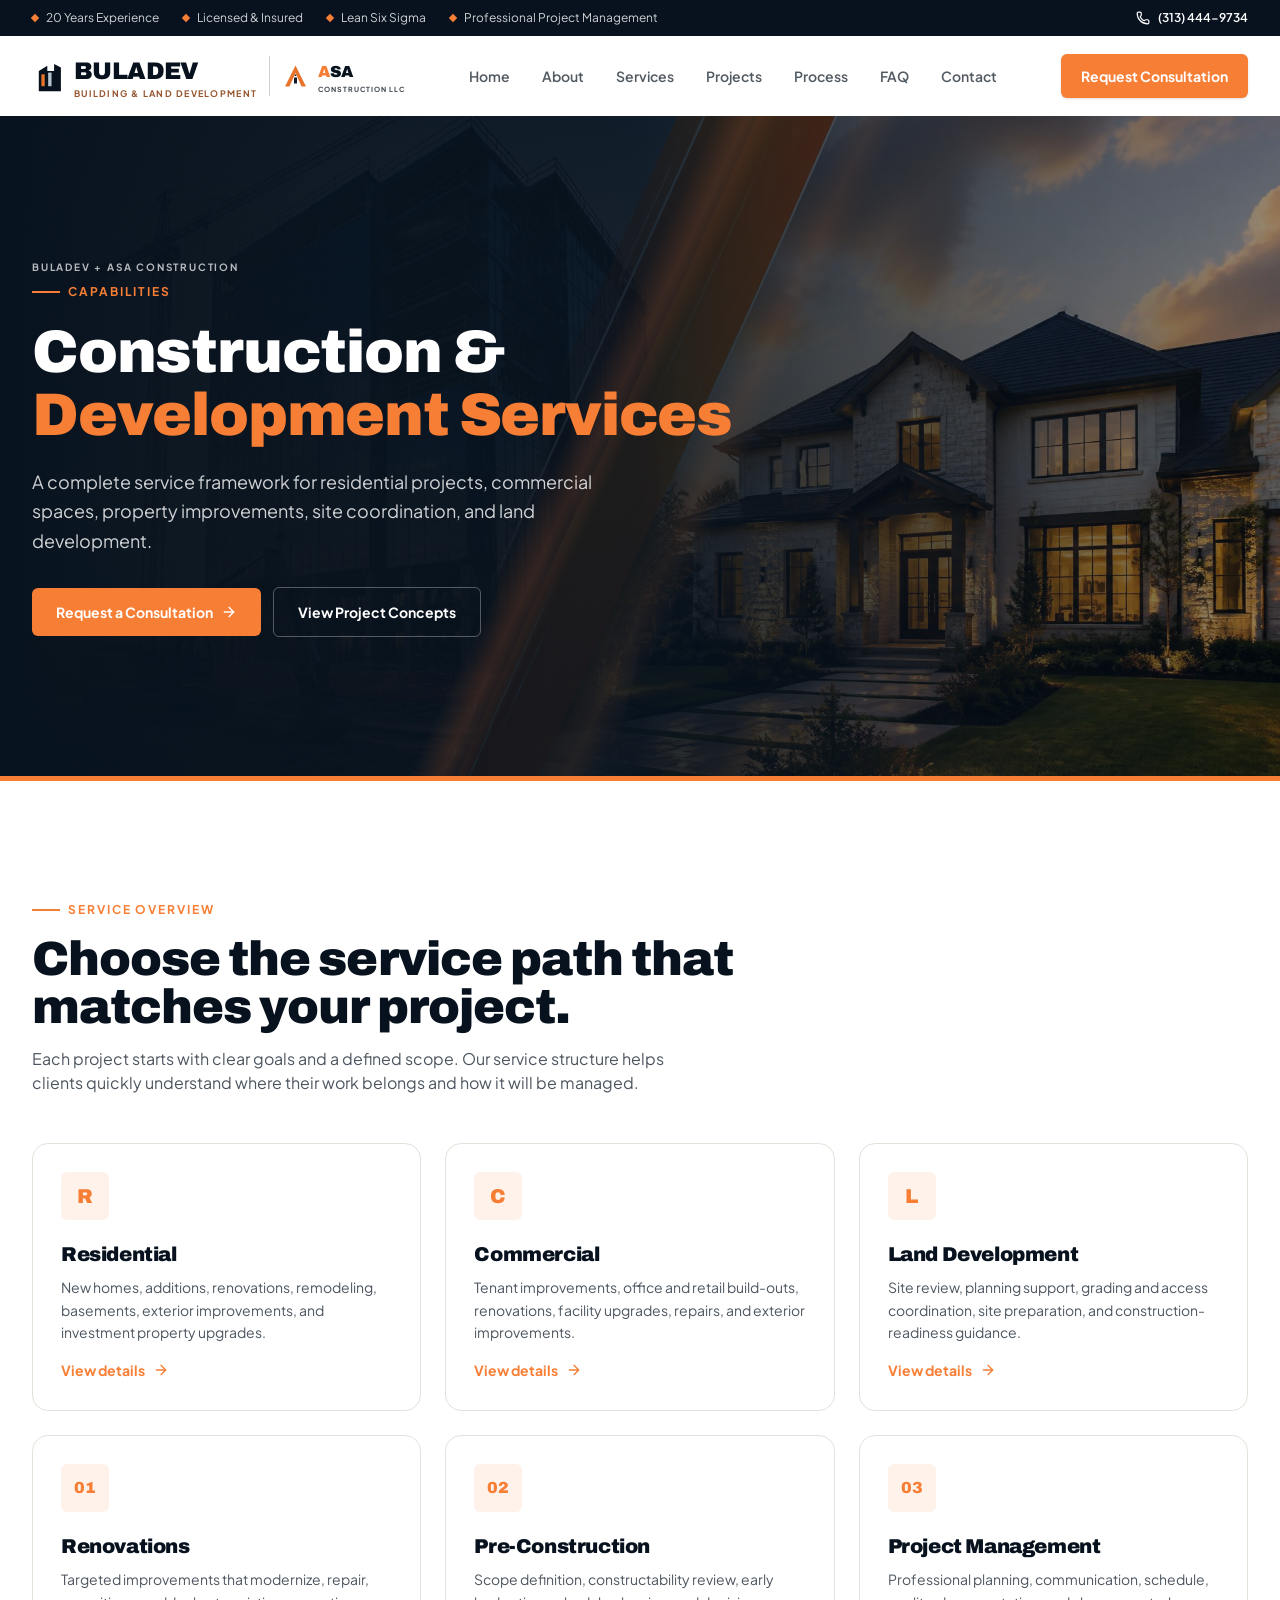
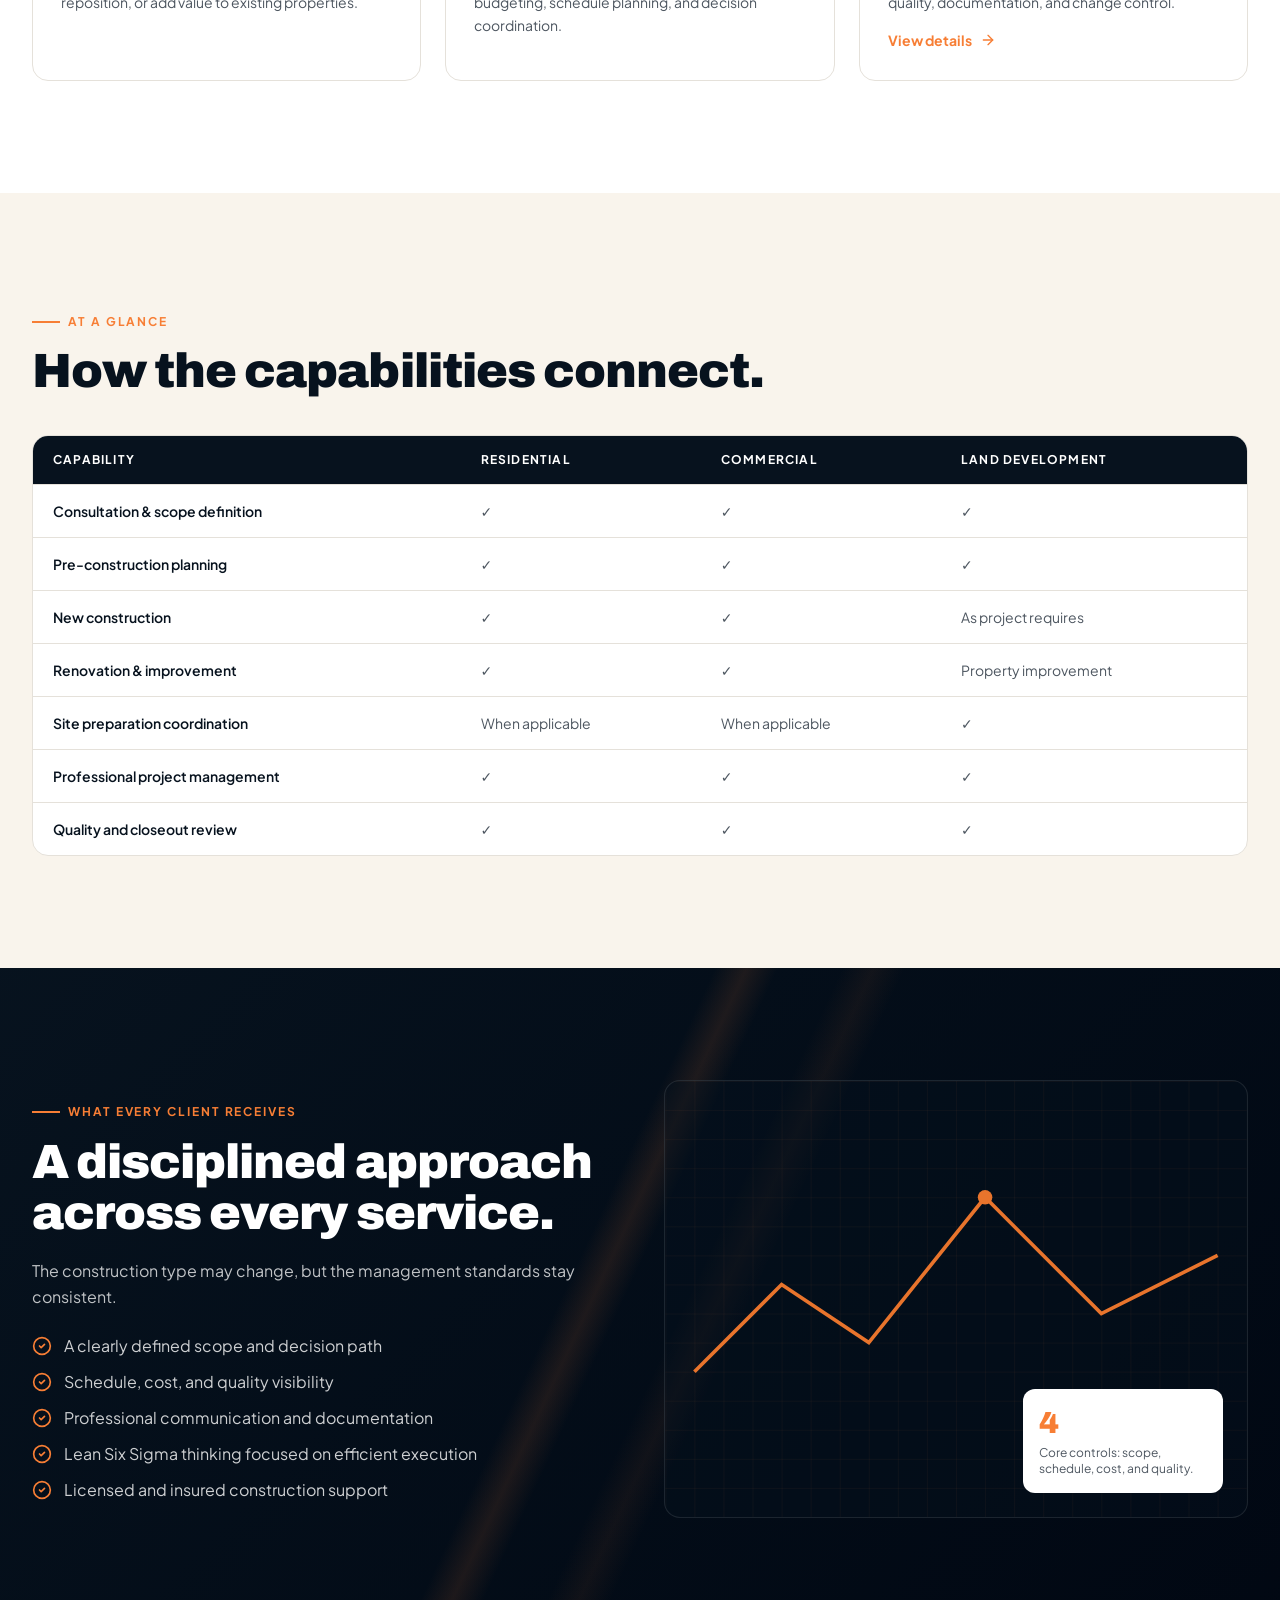
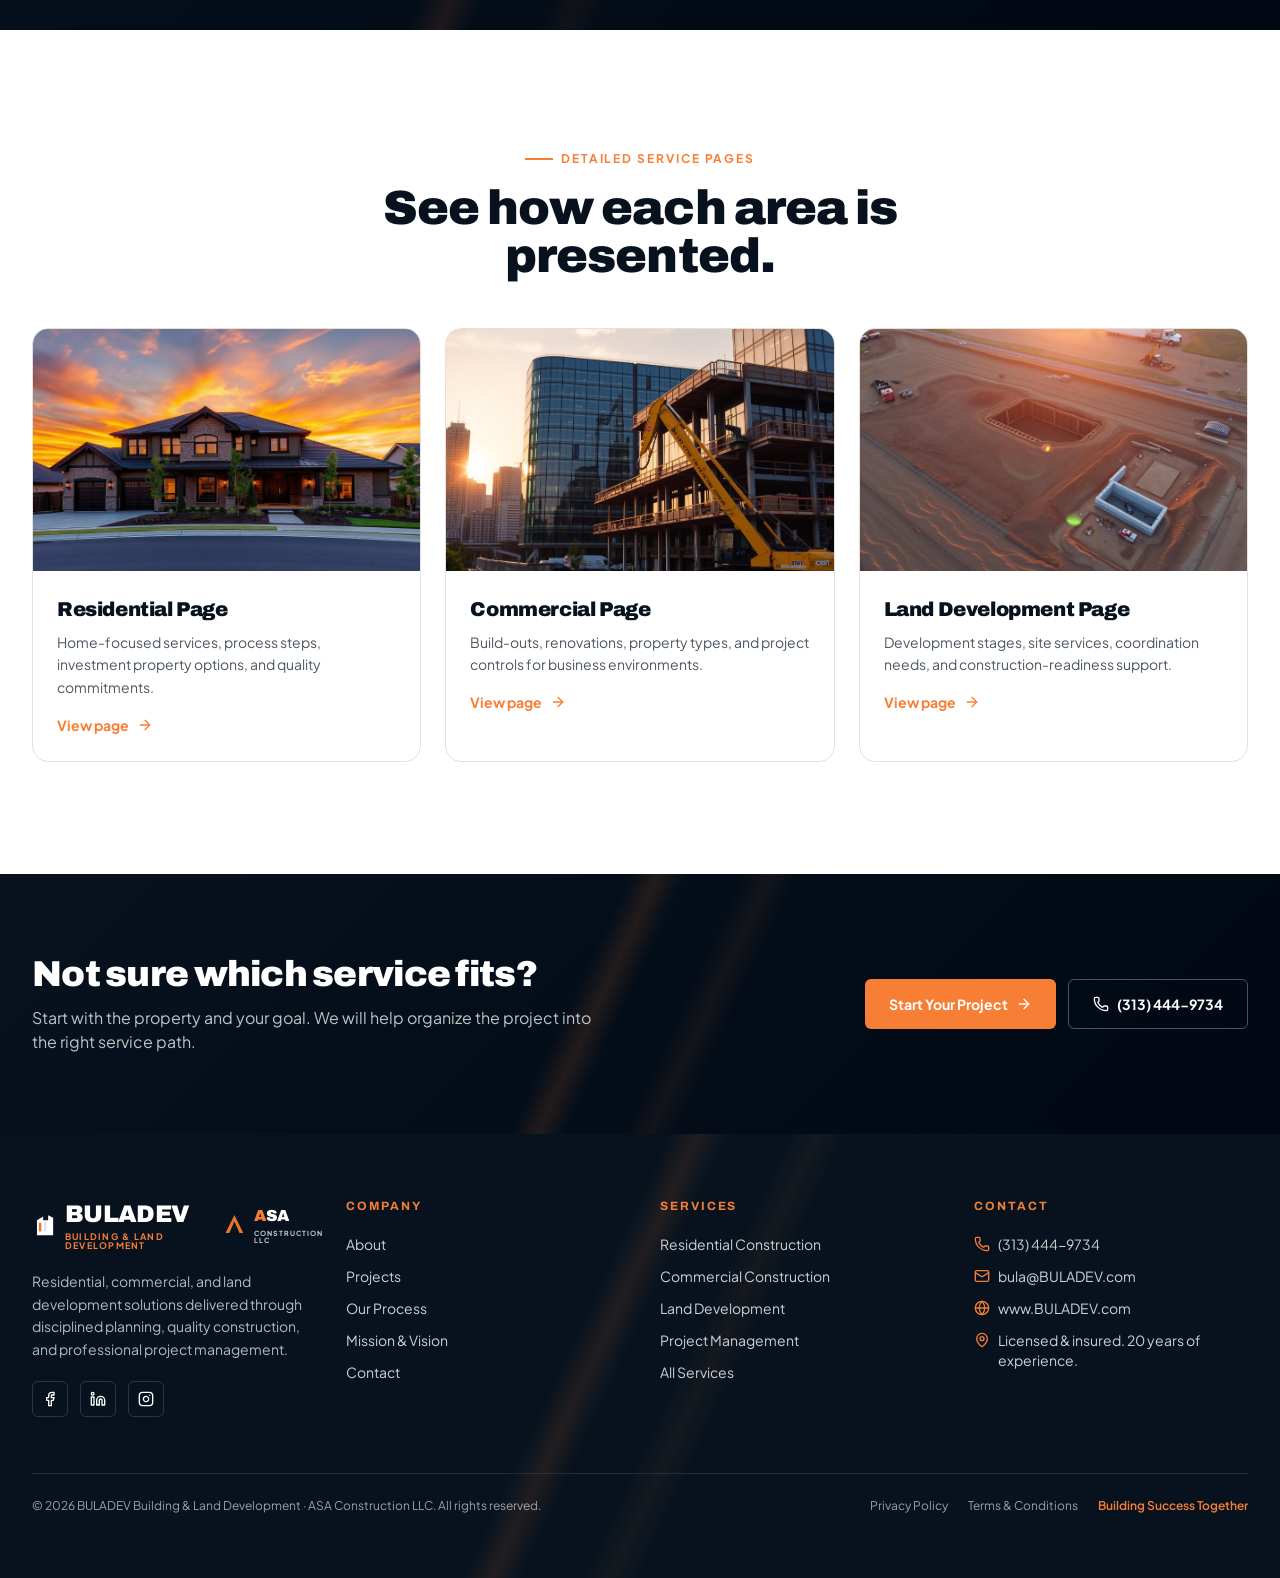
<file: services.html>
<!DOCTYPE html>
<html lang="en"><head><meta charset="utf-8"/><meta content="width=device-width, initial-scale=1" name="viewport"/><title>Construction &amp; Development Services — BULADEV + ASA</title><meta content="BULADEV Building &amp; Land Development" name="author"/><meta content="BULADEV + ASA Construction" property="og:site_name"/><meta content="website" property="og:type"/><meta content="summary_large_image" name="twitter:card"/><meta content="#0F1B2D" name="theme-color"/><meta content="A complete service framework for residential projects, commercial spaces, property improvements, site coordination, and land development." name="description"/><meta content="Services — BULADEV + ASA" property="og:title"/><meta content="Residential, commercial, land development, renovations, pre-construction, and project management." property="og:description"/><meta content="/services" property="og:url"/><link href="/services" rel="canonical"/><script type="application/ld+json">{"@context":"https://schema.org","@type":"GeneralContractor","name":"BULADEV Building & Land Development","alternateName":"ASA Construction LLC","telephone":"+1-313-444-9734","email":"bula@BULADEV.com","url":"/","slogan":"Building Success Together","description":"Residential, commercial, and land development with 20 years of experience, licensed & insured, Lean Six Sigma certified."}</script><style type="text/css">[data-sonner-toaster][dir=ltr],html[dir=ltr]{--toast-icon-margin-start:-3px;--toast-icon-margin-end:4px;--toast-svg-margin-start:-1px;--toast-svg-margin-end:0px;--toast-button-margin-start:auto;--toast-button-margin-end:0;--toast-close-button-start:0;--toast-close-button-end:unset;--toast-close-button-transform:translate(-35%, -35%)}[data-sonner-toaster][dir=rtl],html[dir=rtl]{--toast-icon-margin-start:4px;--toast-icon-margin-end:-3px;--toast-svg-margin-start:0px;--toast-svg-margin-end:-1px;--toast-button-margin-start:0;--toast-button-margin-end:auto;--toast-close-button-start:unset;--toast-close-button-end:0;--toast-close-button-transform:translate(35%, -35%)}[data-sonner-toaster]{position:fixed;width:var(--width);font-family:ui-sans-serif,system-ui,-apple-system,BlinkMacSystemFont,Segoe UI,Roboto,Helvetica Neue,Arial,Noto Sans,sans-serif,Apple Color Emoji,Segoe UI Emoji,Segoe UI Symbol,Noto Color Emoji;--gray1:hsl(0, 0%, 99%);--gray2:hsl(0, 0%, 97.3%);--gray3:hsl(0, 0%, 95.1%);--gray4:hsl(0, 0%, 93%);--gray5:hsl(0, 0%, 90.9%);--gray6:hsl(0, 0%, 88.7%);--gray7:hsl(0, 0%, 85.8%);--gray8:hsl(0, 0%, 78%);--gray9:hsl(0, 0%, 56.1%);--gray10:hsl(0, 0%, 52.3%);--gray11:hsl(0, 0%, 43.5%);--gray12:hsl(0, 0%, 9%);--border-radius:8px;box-sizing:border-box;padding:0;margin:0;list-style:none;outline:0;z-index:999999999;transition:transform .4s ease}@media (hover:none) and (pointer:coarse){[data-sonner-toaster][data-lifted=true]{transform:none}}[data-sonner-toaster][data-x-position=right]{right:var(--offset-right)}[data-sonner-toaster][data-x-position=left]{left:var(--offset-left)}[data-sonner-toaster][data-x-position=center]{left:50%;transform:translateX(-50%)}[data-sonner-toaster][data-y-position=top]{top:var(--offset-top)}[data-sonner-toaster][data-y-position=bottom]{bottom:var(--offset-bottom)}[data-sonner-toast]{--y:translateY(100%);--lift-amount:calc(var(--lift) * var(--gap));z-index:var(--z-index);position:absolute;opacity:0;transform:var(--y);touch-action:none;transition:transform .4s,opacity .4s,height .4s,box-shadow .2s;box-sizing:border-box;outline:0;overflow-wrap:anywhere}[data-sonner-toast][data-styled=true]{padding:16px;background:var(--normal-bg);border:1px solid var(--normal-border);color:var(--normal-text);border-radius:var(--border-radius);box-shadow:0 4px 12px rgba(0,0,0,.1);width:var(--width);font-size:13px;display:flex;align-items:center;gap:6px}[data-sonner-toast]:focus-visible{box-shadow:0 4px 12px rgba(0,0,0,.1),0 0 0 2px rgba(0,0,0,.2)}[data-sonner-toast][data-y-position=top]{top:0;--y:translateY(-100%);--lift:1;--lift-amount:calc(1 * var(--gap))}[data-sonner-toast][data-y-position=bottom]{bottom:0;--y:translateY(100%);--lift:-1;--lift-amount:calc(var(--lift) * var(--gap))}[data-sonner-toast][data-styled=true] [data-description]{font-weight:400;line-height:1.4;color:#3f3f3f}[data-rich-colors=true][data-sonner-toast][data-styled=true] [data-description]{color:inherit}[data-sonner-toaster][data-sonner-theme=dark] [data-description]{color:#e8e8e8}[data-sonner-toast][data-styled=true] [data-title]{font-weight:500;line-height:1.5;color:inherit}[data-sonner-toast][data-styled=true] [data-icon]{display:flex;height:16px;width:16px;position:relative;justify-content:flex-start;align-items:center;flex-shrink:0;margin-left:var(--toast-icon-margin-start);margin-right:var(--toast-icon-margin-end)}[data-sonner-toast][data-promise=true] [data-icon]>svg{opacity:0;transform:scale(.8);transform-origin:center;animation:sonner-fade-in .3s ease forwards}[data-sonner-toast][data-styled=true] [data-icon]>*{flex-shrink:0}[data-sonner-toast][data-styled=true] [data-icon] svg{margin-left:var(--toast-svg-margin-start);margin-right:var(--toast-svg-margin-end)}[data-sonner-toast][data-styled=true] [data-content]{display:flex;flex-direction:column;gap:2px}[data-sonner-toast][data-styled=true] [data-button]{border-radius:4px;padding-left:8px;padding-right:8px;height:24px;font-size:12px;color:var(--normal-bg);background:var(--normal-text);margin-left:var(--toast-button-margin-start);margin-right:var(--toast-button-margin-end);border:none;font-weight:500;cursor:pointer;outline:0;display:flex;align-items:center;flex-shrink:0;transition:opacity .4s,box-shadow .2s}[data-sonner-toast][data-styled=true] [data-button]:focus-visible{box-shadow:0 0 0 2px rgba(0,0,0,.4)}[data-sonner-toast][data-styled=true] [data-button]:first-of-type{margin-left:var(--toast-button-margin-start);margin-right:var(--toast-button-margin-end)}[data-sonner-toast][data-styled=true] [data-cancel]{color:var(--normal-text);background:rgba(0,0,0,.08)}[data-sonner-toaster][data-sonner-theme=dark] [data-sonner-toast][data-styled=true] [data-cancel]{background:rgba(255,255,255,.3)}[data-sonner-toast][data-styled=true] [data-close-button]{position:absolute;left:var(--toast-close-button-start);right:var(--toast-close-button-end);top:0;height:20px;width:20px;display:flex;justify-content:center;align-items:center;padding:0;color:var(--gray12);background:var(--normal-bg);border:1px solid var(--gray4);transform:var(--toast-close-button-transform);border-radius:50%;cursor:pointer;z-index:1;transition:opacity .1s,background .2s,border-color .2s}[data-sonner-toast][data-styled=true] [data-close-button]:focus-visible{box-shadow:0 4px 12px rgba(0,0,0,.1),0 0 0 2px rgba(0,0,0,.2)}[data-sonner-toast][data-styled=true] [data-disabled=true]{cursor:not-allowed}[data-sonner-toast][data-styled=true]:hover [data-close-button]:hover{background:var(--gray2);border-color:var(--gray5)}[data-sonner-toast][data-swiping=true]::before{content:'';position:absolute;left:-100%;right:-100%;height:100%;z-index:-1}[data-sonner-toast][data-y-position=top][data-swiping=true]::before{bottom:50%;transform:scaleY(3) translateY(50%)}[data-sonner-toast][data-y-position=bottom][data-swiping=true]::before{top:50%;transform:scaleY(3) translateY(-50%)}[data-sonner-toast][data-swiping=false][data-removed=true]::before{content:'';position:absolute;inset:0;transform:scaleY(2)}[data-sonner-toast][data-expanded=true]::after{content:'';position:absolute;left:0;height:calc(var(--gap) + 1px);bottom:100%;width:100%}[data-sonner-toast][data-mounted=true]{--y:translateY(0);opacity:1}[data-sonner-toast][data-expanded=false][data-front=false]{--scale:var(--toasts-before) * 0.05 + 1;--y:translateY(calc(var(--lift-amount) * var(--toasts-before))) scale(calc(-1 * var(--scale)));height:var(--front-toast-height)}[data-sonner-toast]>*{transition:opacity .4s}[data-sonner-toast][data-x-position=right]{right:0}[data-sonner-toast][data-x-position=left]{left:0}[data-sonner-toast][data-expanded=false][data-front=false][data-styled=true]>*{opacity:0}[data-sonner-toast][data-visible=false]{opacity:0;pointer-events:none}[data-sonner-toast][data-mounted=true][data-expanded=true]{--y:translateY(calc(var(--lift) * var(--offset)));height:var(--initial-height)}[data-sonner-toast][data-removed=true][data-front=true][data-swipe-out=false]{--y:translateY(calc(var(--lift) * -100%));opacity:0}[data-sonner-toast][data-removed=true][data-front=false][data-swipe-out=false][data-expanded=true]{--y:translateY(calc(var(--lift) * var(--offset) + var(--lift) * -100%));opacity:0}[data-sonner-toast][data-removed=true][data-front=false][data-swipe-out=false][data-expanded=false]{--y:translateY(40%);opacity:0;transition:transform .5s,opacity .2s}[data-sonner-toast][data-removed=true][data-front=false]::before{height:calc(var(--initial-height) + 20%)}[data-sonner-toast][data-swiping=true]{transform:var(--y) translateY(var(--swipe-amount-y,0)) translateX(var(--swipe-amount-x,0));transition:none}[data-sonner-toast][data-swiped=true]{user-select:none}[data-sonner-toast][data-swipe-out=true][data-y-position=bottom],[data-sonner-toast][data-swipe-out=true][data-y-position=top]{animation-duration:.2s;animation-timing-function:ease-out;animation-fill-mode:forwards}[data-sonner-toast][data-swipe-out=true][data-swipe-direction=left]{animation-name:swipe-out-left}[data-sonner-toast][data-swipe-out=true][data-swipe-direction=right]{animation-name:swipe-out-right}[data-sonner-toast][data-swipe-out=true][data-swipe-direction=up]{animation-name:swipe-out-up}[data-sonner-toast][data-swipe-out=true][data-swipe-direction=down]{animation-name:swipe-out-down}@keyframes swipe-out-left{from{transform:var(--y) translateX(var(--swipe-amount-x));opacity:1}to{transform:var(--y) translateX(calc(var(--swipe-amount-x) - 100%));opacity:0}}@keyframes swipe-out-right{from{transform:var(--y) translateX(var(--swipe-amount-x));opacity:1}to{transform:var(--y) translateX(calc(var(--swipe-amount-x) + 100%));opacity:0}}@keyframes swipe-out-up{from{transform:var(--y) translateY(var(--swipe-amount-y));opacity:1}to{transform:var(--y) translateY(calc(var(--swipe-amount-y) - 100%));opacity:0}}@keyframes swipe-out-down{from{transform:var(--y) translateY(var(--swipe-amount-y));opacity:1}to{transform:var(--y) translateY(calc(var(--swipe-amount-y) + 100%));opacity:0}}@media (max-width:600px){[data-sonner-toaster]{position:fixed;right:var(--mobile-offset-right);left:var(--mobile-offset-left);width:100%}[data-sonner-toaster][dir=rtl]{left:calc(var(--mobile-offset-left) * -1)}[data-sonner-toaster] [data-sonner-toast]{left:0;right:0;width:calc(100% - var(--mobile-offset-left) * 2)}[data-sonner-toaster][data-x-position=left]{left:var(--mobile-offset-left)}[data-sonner-toaster][data-y-position=bottom]{bottom:var(--mobile-offset-bottom)}[data-sonner-toaster][data-y-position=top]{top:var(--mobile-offset-top)}[data-sonner-toaster][data-x-position=center]{left:var(--mobile-offset-left);right:var(--mobile-offset-right);transform:none}}[data-sonner-toaster][data-sonner-theme=light]{--normal-bg:#fff;--normal-border:var(--gray4);--normal-text:var(--gray12);--success-bg:hsl(143, 85%, 96%);--success-border:hsl(145, 92%, 87%);--success-text:hsl(140, 100%, 27%);--info-bg:hsl(208, 100%, 97%);--info-border:hsl(221, 91%, 93%);--info-text:hsl(210, 92%, 45%);--warning-bg:hsl(49, 100%, 97%);--warning-border:hsl(49, 91%, 84%);--warning-text:hsl(31, 92%, 45%);--error-bg:hsl(359, 100%, 97%);--error-border:hsl(359, 100%, 94%);--error-text:hsl(360, 100%, 45%)}[data-sonner-toaster][data-sonner-theme=light] [data-sonner-toast][data-invert=true]{--normal-bg:#000;--normal-border:hsl(0, 0%, 20%);--normal-text:var(--gray1)}[data-sonner-toaster][data-sonner-theme=dark] [data-sonner-toast][data-invert=true]{--normal-bg:#fff;--normal-border:var(--gray3);--normal-text:var(--gray12)}[data-sonner-toaster][data-sonner-theme=dark]{--normal-bg:#000;--normal-bg-hover:hsl(0, 0%, 12%);--normal-border:hsl(0, 0%, 20%);--normal-border-hover:hsl(0, 0%, 25%);--normal-text:var(--gray1);--success-bg:hsl(150, 100%, 6%);--success-border:hsl(147, 100%, 12%);--success-text:hsl(150, 86%, 65%);--info-bg:hsl(215, 100%, 6%);--info-border:hsl(223, 43%, 17%);--info-text:hsl(216, 87%, 65%);--warning-bg:hsl(64, 100%, 6%);--warning-border:hsl(60, 100%, 9%);--warning-text:hsl(46, 87%, 65%);--error-bg:hsl(358, 76%, 10%);--error-border:hsl(357, 89%, 16%);--error-text:hsl(358, 100%, 81%)}[data-sonner-toaster][data-sonner-theme=dark] [data-sonner-toast] [data-close-button]{background:var(--normal-bg);border-color:var(--normal-border);color:var(--normal-text)}[data-sonner-toaster][data-sonner-theme=dark] [data-sonner-toast] [data-close-button]:hover{background:var(--normal-bg-hover);border-color:var(--normal-border-hover)}[data-rich-colors=true][data-sonner-toast][data-type=success]{background:var(--success-bg);border-color:var(--success-border);color:var(--success-text)}[data-rich-colors=true][data-sonner-toast][data-type=success] [data-close-button]{background:var(--success-bg);border-color:var(--success-border);color:var(--success-text)}[data-rich-colors=true][data-sonner-toast][data-type=info]{background:var(--info-bg);border-color:var(--info-border);color:var(--info-text)}[data-rich-colors=true][data-sonner-toast][data-type=info] [data-close-button]{background:var(--info-bg);border-color:var(--info-border);color:var(--info-text)}[data-rich-colors=true][data-sonner-toast][data-type=warning]{background:var(--warning-bg);border-color:var(--warning-border);color:var(--warning-text)}[data-rich-colors=true][data-sonner-toast][data-type=warning] [data-close-button]{background:var(--warning-bg);border-color:var(--warning-border);color:var(--warning-text)}[data-rich-colors=true][data-sonner-toast][data-type=error]{background:var(--error-bg);border-color:var(--error-border);color:var(--error-text)}[data-rich-colors=true][data-sonner-toast][data-type=error] [data-close-button]{background:var(--error-bg);border-color:var(--error-border);color:var(--error-text)}.sonner-loading-wrapper{--size:16px;height:var(--size);width:var(--size);position:absolute;inset:0;z-index:10}.sonner-loading-wrapper[data-visible=false]{transform-origin:center;animation:sonner-fade-out .2s ease forwards}.sonner-spinner{position:relative;top:50%;left:50%;height:var(--size);width:var(--size)}.sonner-loading-bar{animation:sonner-spin 1.2s linear infinite;background:var(--gray11);border-radius:6px;height:8%;left:-10%;position:absolute;top:-3.9%;width:24%}.sonner-loading-bar:first-child{animation-delay:-1.2s;transform:rotate(.0001deg) translate(146%)}.sonner-loading-bar:nth-child(2){animation-delay:-1.1s;transform:rotate(30deg) translate(146%)}.sonner-loading-bar:nth-child(3){animation-delay:-1s;transform:rotate(60deg) translate(146%)}.sonner-loading-bar:nth-child(4){animation-delay:-.9s;transform:rotate(90deg) translate(146%)}.sonner-loading-bar:nth-child(5){animation-delay:-.8s;transform:rotate(120deg) translate(146%)}.sonner-loading-bar:nth-child(6){animation-delay:-.7s;transform:rotate(150deg) translate(146%)}.sonner-loading-bar:nth-child(7){animation-delay:-.6s;transform:rotate(180deg) translate(146%)}.sonner-loading-bar:nth-child(8){animation-delay:-.5s;transform:rotate(210deg) translate(146%)}.sonner-loading-bar:nth-child(9){animation-delay:-.4s;transform:rotate(240deg) translate(146%)}.sonner-loading-bar:nth-child(10){animation-delay:-.3s;transform:rotate(270deg) translate(146%)}.sonner-loading-bar:nth-child(11){animation-delay:-.2s;transform:rotate(300deg) translate(146%)}.sonner-loading-bar:nth-child(12){animation-delay:-.1s;transform:rotate(330deg) translate(146%)}@keyframes sonner-fade-in{0%{opacity:0;transform:scale(.8)}100%{opacity:1;transform:scale(1)}}@keyframes sonner-fade-out{0%{opacity:1;transform:scale(1)}100%{opacity:0;transform:scale(.8)}}@keyframes sonner-spin{0%{opacity:1}100%{opacity:.15}}@media (prefers-reduced-motion){.sonner-loading-bar,[data-sonner-toast],[data-sonner-toast]>*{transition:none!important;animation:none!important}}.sonner-loader{position:absolute;top:50%;left:50%;transform:translate(-50%,-50%);transform-origin:center;transition:opacity .2s,transform .2s}.sonner-loader[data-visible=false]{opacity:0;transform:scale(.8) translate(-50%,-50%)}</style><link href="assets/bundle.css" rel="stylesheet"/><link href="https://fonts.googleapis.com/css2?family=Archivo:wght@600;700;800;900&amp;family=Plus+Jakarta+Sans:wght@400;500;600;700;800&amp;display=swap" rel="stylesheet"/></head><body><!--$--><div class="flex min-h-screen flex-col bg-background"><div class="hidden md:block bg-ink text-white text-xs"><div class="container-x flex items-center justify-between h-9"><div class="flex items-center gap-6 text-white/80"><span class="flex items-center gap-2"><span class="w-1.5 h-1.5 rotate-45 bg-brand-orange"></span> <!-- -->20 Years Experience</span><span class="flex items-center gap-2"><span class="w-1.5 h-1.5 rotate-45 bg-brand-orange"></span> <!-- -->Licensed &amp; Insured</span><span class="flex items-center gap-2"><span class="w-1.5 h-1.5 rotate-45 bg-brand-orange"></span> <!-- -->Lean Six Sigma</span><span class="flex items-center gap-2"><span class="w-1.5 h-1.5 rotate-45 bg-brand-orange"></span> <!-- -->Professional Project Management</span></div><a class="flex items-center gap-2 font-semibold hover:text-brand-orange transition-colors" href="tel:+13134449734"><svg aria-hidden="true" class="lucide lucide-phone w-3.5 h-3.5" fill="none" height="24" stroke="currentColor" stroke-linecap="round" stroke-linejoin="round" stroke-width="2" viewbox="0 0 24 24" width="24" xmlns="http://www.w3.org/2000/svg"><path d="M13.832 16.568a1 1 0 0 0 1.213-.303l.355-.465A2 2 0 0 1 17 15h3a2 2 0 0 1 2 2v3a2 2 0 0 1-2 2A18 18 0 0 1 2 4a2 2 0 0 1 2-2h3a2 2 0 0 1 2 2v3a2 2 0 0 1-.8 1.6l-.468.351a1 1 0 0 0-.292 1.233 14 14 0 0 0 6.392 6.384"></path></svg> (313) 444-9734</a></div></div><header class="sticky top-0 z-50 transition-all duration-300 bg-white"><div class="container-x flex items-center justify-between h-20"><a class="shrink-0" href="index.html"><div class="flex items-center gap-3"><div class="flex items-center gap-2"><svg aria-hidden="true" class="text-ink" height="34" viewbox="0 0 40 40" width="34"><path d="M8 38 V14 L18 8 L18 14 L26 14 L26 6 L34 10 L34 38 Z" fill="currentColor"></path><rect fill="#E8742C" height="14" width="4" x="11" y="18"></rect><rect fill="#D6E4EE" height="16" opacity="0.85" width="4" x="19" y="16"></rect></svg><div class="flex flex-col leading-none"><span class="font-display text-xl md:text-2xl font-black tracking-tight text-ink">BULADEV</span><span class="text-[8px] md:text-[9px] font-bold tracking-[0.14em] mt-0.5 text-brand-bronze">BUILDING &amp; LAND DEVELOPMENT</span></div></div><div class="hidden sm:block w-px h-10 bg-ink/20"></div><div class="hidden sm:flex items-center gap-1.5"><svg aria-hidden="true" height="30" viewbox="0 0 40 40" width="30"><path d="M4 34 L18 6 L32 34 L26 34 L18 16 L10 34 Z" fill="#E8742C"></path><rect fill="#0F1B2D" height="8" width="4" x="16" y="22"></rect><rect fill="#0F1B2D" height="2" width="2" x="17" y="18"></rect></svg><div class="flex flex-col leading-none"><span class="font-display text-base font-black tracking-tight text-ink"><span class="text-brand-orange">A</span>SA</span><span class="text-[7px] font-bold tracking-[0.14em] mt-0.5 text-ink opacity-80">CONSTRUCTION LLC</span></div></div></div></a><nav class="hidden lg:flex items-center gap-8"><a class="text-sm font-semibold text-ink/70 hover:text-brand-orange transition-colors" href="index.html">Home</a><a class="text-sm font-semibold text-ink/70 hover:text-brand-orange transition-colors" href="about.html">About</a><a aria-current="page" class="text-sm font-semibold text-ink/70 hover:text-brand-orange transition-colors text-brand-orange" data-status="active" href="services.html">Services</a><a class="text-sm font-semibold text-ink/70 hover:text-brand-orange transition-colors" href="projects.html">Projects</a><a class="text-sm font-semibold text-ink/70 hover:text-brand-orange transition-colors" href="process.html">Process</a><a class="text-sm font-semibold text-ink/70 hover:text-brand-orange transition-colors" href="faq.html">FAQ</a><a class="text-sm font-semibold text-ink/70 hover:text-brand-orange transition-colors" href="contact.html">Contact</a></nav><div class="flex items-center gap-2"><a class="hidden sm:inline-flex items-center justify-center rounded-md bg-brand-orange hover:bg-brand-orange-deep transition-colors px-5 py-3 text-sm font-bold text-white shadow-sm" href="contact.html">Request Consultation</a><button aria-label="Open menu" class="lg:hidden grid place-items-center w-11 h-11 rounded-md border border-border text-ink" type="button"><svg aria-hidden="true" class="lucide lucide-menu w-5 h-5" fill="none" height="24" stroke="currentColor" stroke-linecap="round" stroke-linejoin="round" stroke-width="2" viewbox="0 0 24 24" width="24" xmlns="http://www.w3.org/2000/svg"><path d="M4 5h16"></path><path d="M4 12h16"></path><path d="M4 19h16"></path></svg></button></div></div></header><main class="flex-1"><section class="relative isolate overflow-hidden bg-ink text-white"><img alt="" aria-hidden="true" class="absolute inset-0 h-full w-full object-cover opacity-60" src="assets/507bfd42_hero-home.jpg"/><div class="absolute inset-0 bg-gradient-to-r from-ink via-ink/85 to-transparent"></div><div class="orange-slash opacity-80"></div><div class="absolute -bottom-px left-0 right-0 h-1.5 bg-brand-orange"></div><div class="container-x relative py-24 md:py-36"><p class="text-[10px] tracking-[0.18em] font-bold uppercase text-white/70">BULADEV + ASA Construction</p><p class="mt-2 eyebrow text-brand-orange">Capabilities</p><h1 class="mt-5 max-w-3xl font-display text-4xl md:text-6xl font-black leading-[1.05]">Construction &amp; <br/><span class="text-brand-orange">Development Services</span></h1><p class="mt-5 max-w-xl text-base md:text-lg text-white/80 leading-relaxed">A complete service framework for residential projects, commercial spaces, property improvements, site coordination, and land development.</p><div class="mt-8 flex flex-wrap items-center gap-3"><a class="inline-flex items-center gap-2 rounded-md bg-brand-orange hover:bg-brand-orange-deep transition-colors px-6 py-3.5 text-sm font-bold text-white" href="contact.html">Request a Consultation<!-- --> <svg aria-hidden="true" class="lucide lucide-arrow-right w-4 h-4" fill="none" height="24" stroke="currentColor" stroke-linecap="round" stroke-linejoin="round" stroke-width="2" viewbox="0 0 24 24" width="24" xmlns="http://www.w3.org/2000/svg"><path d="M5 12h14"></path><path d="m12 5 7 7-7 7"></path></svg></a><a class="inline-flex items-center rounded-md border border-white/30 hover:border-brand-orange hover:text-brand-orange transition-colors px-6 py-3.5 text-sm font-bold text-white" href="projects.html">View Project Concepts</a></div></div></section><section class="py-20 md:py-28"><div class="container-x"><p class="eyebrow">Service Overview</p><h2 class="mt-4 font-display text-3xl md:text-5xl font-black text-ink max-w-3xl">Choose the service path that matches your project.</h2><p class="mt-4 max-w-2xl text-muted-foreground">Each project starts with clear goals and a defined scope. Our service structure helps clients quickly understand where their work belongs and how it will be managed.</p><div class="mt-12 grid gap-6 md:grid-cols-3"><a class="group rounded-2xl bg-white border border-border p-7 hover:border-brand-orange hover:shadow-card transition-all" href="services-residential.html"><div class="grid place-items-center w-12 h-12 rounded-md bg-brand-orange/10 text-brand-orange font-display font-black text-xl">R</div><h3 class="mt-5 font-display text-xl font-black text-ink">Residential</h3><p class="mt-2 text-sm text-muted-foreground leading-relaxed">New homes, additions, renovations, remodeling, basements, exterior improvements, and investment property upgrades.</p><span class="mt-4 inline-flex items-center gap-2 text-sm font-bold text-brand-orange">View details <svg aria-hidden="true" class="lucide lucide-arrow-right w-4 h-4 group-hover:translate-x-1 transition-transform" fill="none" height="24" stroke="currentColor" stroke-linecap="round" stroke-linejoin="round" stroke-width="2" viewbox="0 0 24 24" width="24" xmlns="http://www.w3.org/2000/svg"><path d="M5 12h14"></path><path d="m12 5 7 7-7 7"></path></svg></span></a><a class="group rounded-2xl bg-white border border-border p-7 hover:border-brand-orange hover:shadow-card transition-all" href="services-commercial.html"><div class="grid place-items-center w-12 h-12 rounded-md bg-brand-orange/10 text-brand-orange font-display font-black text-xl">C</div><h3 class="mt-5 font-display text-xl font-black text-ink">Commercial</h3><p class="mt-2 text-sm text-muted-foreground leading-relaxed">Tenant improvements, office and retail build-outs, renovations, facility upgrades, repairs, and exterior improvements.</p><span class="mt-4 inline-flex items-center gap-2 text-sm font-bold text-brand-orange">View details <svg aria-hidden="true" class="lucide lucide-arrow-right w-4 h-4 group-hover:translate-x-1 transition-transform" fill="none" height="24" stroke="currentColor" stroke-linecap="round" stroke-linejoin="round" stroke-width="2" viewbox="0 0 24 24" width="24" xmlns="http://www.w3.org/2000/svg"><path d="M5 12h14"></path><path d="m12 5 7 7-7 7"></path></svg></span></a><a class="group rounded-2xl bg-white border border-border p-7 hover:border-brand-orange hover:shadow-card transition-all" href="services-land-development.html"><div class="grid place-items-center w-12 h-12 rounded-md bg-brand-orange/10 text-brand-orange font-display font-black text-xl">L</div><h3 class="mt-5 font-display text-xl font-black text-ink">Land Development</h3><p class="mt-2 text-sm text-muted-foreground leading-relaxed">Site review, planning support, grading and access coordination, site preparation, and construction-readiness guidance.</p><span class="mt-4 inline-flex items-center gap-2 text-sm font-bold text-brand-orange">View details <svg aria-hidden="true" class="lucide lucide-arrow-right w-4 h-4 group-hover:translate-x-1 transition-transform" fill="none" height="24" stroke="currentColor" stroke-linecap="round" stroke-linejoin="round" stroke-width="2" viewbox="0 0 24 24" width="24" xmlns="http://www.w3.org/2000/svg"><path d="M5 12h14"></path><path d="m12 5 7 7-7 7"></path></svg></span></a></div><div class="mt-6 grid gap-6 md:grid-cols-3"><div class="rounded-2xl bg-white border border-border p-7"><div class="grid place-items-center w-12 h-12 rounded-md bg-brand-orange/10 text-brand-orange font-display font-black">01</div><h3 class="mt-5 font-display text-xl font-black text-ink">Renovations</h3><p class="mt-2 text-sm text-muted-foreground leading-relaxed">Targeted improvements that modernize, repair, reposition, or add value to existing properties.</p></div><div class="rounded-2xl bg-white border border-border p-7"><div class="grid place-items-center w-12 h-12 rounded-md bg-brand-orange/10 text-brand-orange font-display font-black">02</div><h3 class="mt-5 font-display text-xl font-black text-ink">Pre-Construction</h3><p class="mt-2 text-sm text-muted-foreground leading-relaxed">Scope definition, constructability review, early budgeting, schedule planning, and decision coordination.</p></div><div class="rounded-2xl bg-white border border-border p-7"><div class="grid place-items-center w-12 h-12 rounded-md bg-brand-orange/10 text-brand-orange font-display font-black">03</div><h3 class="mt-5 font-display text-xl font-black text-ink">Project Management</h3><p class="mt-2 text-sm text-muted-foreground leading-relaxed">Professional planning, communication, schedule, quality, documentation, and change control.</p><a class="mt-4 inline-flex items-center gap-2 text-sm font-bold text-brand-orange" href="services-project-management.html">View details <svg aria-hidden="true" class="lucide lucide-arrow-right w-4 h-4" fill="none" height="24" stroke="currentColor" stroke-linecap="round" stroke-linejoin="round" stroke-width="2" viewbox="0 0 24 24" width="24" xmlns="http://www.w3.org/2000/svg"><path d="M5 12h14"></path><path d="m12 5 7 7-7 7"></path></svg></a></div></div></div></section><section class="bg-cream py-20 md:py-28"><div class="container-x"><p class="eyebrow">At a Glance</p><h2 class="mt-4 font-display text-3xl md:text-5xl font-black text-ink max-w-3xl">How the capabilities connect.</h2><div class="mt-10 overflow-x-auto rounded-2xl border border-border bg-white"><table class="w-full text-sm"><thead><tr class="bg-ink text-white"><th class="text-left py-4 px-5 font-bold text-xs tracking-widest uppercase">Capability</th><th class="text-left py-4 px-5 font-bold text-xs tracking-widest uppercase">Residential</th><th class="text-left py-4 px-5 font-bold text-xs tracking-widest uppercase">Commercial</th><th class="text-left py-4 px-5 font-bold text-xs tracking-widest uppercase">Land Development</th></tr></thead><tbody><tr class="border-t border-border"><td class="py-4 px-5 font-semibold text-ink">Consultation &amp; scope definition</td><td class="py-4 px-5 text-muted-foreground text-brand-orange font-bold">✓</td><td class="py-4 px-5 text-muted-foreground text-brand-orange font-bold">✓</td><td class="py-4 px-5 text-muted-foreground text-brand-orange font-bold">✓</td></tr><tr class="border-t border-border"><td class="py-4 px-5 font-semibold text-ink">Pre-construction planning</td><td class="py-4 px-5 text-muted-foreground text-brand-orange font-bold">✓</td><td class="py-4 px-5 text-muted-foreground text-brand-orange font-bold">✓</td><td class="py-4 px-5 text-muted-foreground text-brand-orange font-bold">✓</td></tr><tr class="border-t border-border"><td class="py-4 px-5 font-semibold text-ink">New construction</td><td class="py-4 px-5 text-muted-foreground text-brand-orange font-bold">✓</td><td class="py-4 px-5 text-muted-foreground text-brand-orange font-bold">✓</td><td class="py-4 px-5 text-muted-foreground">As project requires</td></tr><tr class="border-t border-border"><td class="py-4 px-5 font-semibold text-ink">Renovation &amp; improvement</td><td class="py-4 px-5 text-muted-foreground text-brand-orange font-bold">✓</td><td class="py-4 px-5 text-muted-foreground text-brand-orange font-bold">✓</td><td class="py-4 px-5 text-muted-foreground">Property improvement</td></tr><tr class="border-t border-border"><td class="py-4 px-5 font-semibold text-ink">Site preparation coordination</td><td class="py-4 px-5 text-muted-foreground">When applicable</td><td class="py-4 px-5 text-muted-foreground">When applicable</td><td class="py-4 px-5 text-muted-foreground text-brand-orange font-bold">✓</td></tr><tr class="border-t border-border"><td class="py-4 px-5 font-semibold text-ink">Professional project management</td><td class="py-4 px-5 text-muted-foreground text-brand-orange font-bold">✓</td><td class="py-4 px-5 text-muted-foreground text-brand-orange font-bold">✓</td><td class="py-4 px-5 text-muted-foreground text-brand-orange font-bold">✓</td></tr><tr class="border-t border-border"><td class="py-4 px-5 font-semibold text-ink">Quality and closeout review</td><td class="py-4 px-5 text-muted-foreground text-brand-orange font-bold">✓</td><td class="py-4 px-5 text-muted-foreground text-brand-orange font-bold">✓</td><td class="py-4 px-5 text-muted-foreground text-brand-orange font-bold">✓</td></tr></tbody></table></div></div></section><section class="ink-section py-20 md:py-28"><div class="orange-slash opacity-60"></div><div class="container-x relative grid gap-12 lg:grid-cols-2 items-center"><div><p class="eyebrow">What Every Client Receives</p><h2 class="mt-4 font-display text-3xl md:text-5xl font-black text-white leading-[1.05]">A disciplined approach across every service.</h2><p class="mt-5 text-white/75 leading-relaxed">The construction type may change, but the management standards stay consistent.</p><ul class="mt-6 space-y-3 text-white/80"><li class="flex items-start gap-3"><svg aria-hidden="true" class="lucide lucide-circle-check w-5 h-5 mt-0.5 text-brand-orange shrink-0" fill="none" height="24" stroke="currentColor" stroke-linecap="round" stroke-linejoin="round" stroke-width="2" viewbox="0 0 24 24" width="24" xmlns="http://www.w3.org/2000/svg"><circle cx="12" cy="12" r="10"></circle><path d="m9 12 2 2 4-4"></path></svg> <!-- -->A clearly defined scope and decision path</li><li class="flex items-start gap-3"><svg aria-hidden="true" class="lucide lucide-circle-check w-5 h-5 mt-0.5 text-brand-orange shrink-0" fill="none" height="24" stroke="currentColor" stroke-linecap="round" stroke-linejoin="round" stroke-width="2" viewbox="0 0 24 24" width="24" xmlns="http://www.w3.org/2000/svg"><circle cx="12" cy="12" r="10"></circle><path d="m9 12 2 2 4-4"></path></svg> <!-- -->Schedule, cost, and quality visibility</li><li class="flex items-start gap-3"><svg aria-hidden="true" class="lucide lucide-circle-check w-5 h-5 mt-0.5 text-brand-orange shrink-0" fill="none" height="24" stroke="currentColor" stroke-linecap="round" stroke-linejoin="round" stroke-width="2" viewbox="0 0 24 24" width="24" xmlns="http://www.w3.org/2000/svg"><circle cx="12" cy="12" r="10"></circle><path d="m9 12 2 2 4-4"></path></svg> <!-- -->Professional communication and documentation</li><li class="flex items-start gap-3"><svg aria-hidden="true" class="lucide lucide-circle-check w-5 h-5 mt-0.5 text-brand-orange shrink-0" fill="none" height="24" stroke="currentColor" stroke-linecap="round" stroke-linejoin="round" stroke-width="2" viewbox="0 0 24 24" width="24" xmlns="http://www.w3.org/2000/svg"><circle cx="12" cy="12" r="10"></circle><path d="m9 12 2 2 4-4"></path></svg> <!-- -->Lean Six Sigma thinking focused on efficient execution</li><li class="flex items-start gap-3"><svg aria-hidden="true" class="lucide lucide-circle-check w-5 h-5 mt-0.5 text-brand-orange shrink-0" fill="none" height="24" stroke="currentColor" stroke-linecap="round" stroke-linejoin="round" stroke-width="2" viewbox="0 0 24 24" width="24" xmlns="http://www.w3.org/2000/svg"><circle cx="12" cy="12" r="10"></circle><path d="m9 12 2 2 4-4"></path></svg> <!-- -->Licensed and insured construction support</li></ul></div><div class="relative rounded-2xl overflow-hidden border border-white/10 bg-ink/40 aspect-[4/3]"><svg class="absolute inset-0 w-full h-full text-brand-orange/60" viewbox="0 0 400 300"><defs><pattern height="20" id="grid" patternunits="userSpaceOnUse" width="20"><path d="M 20 0 L 0 0 0 20" fill="none" stroke="currentColor" stroke-opacity="0.2" stroke-width="0.5"></path></pattern></defs><rect fill="url(#grid)" height="100%" width="100%"></rect><polyline fill="none" points="20,200 80,140 140,180 220,80 300,160 380,120" stroke="#E8742C" stroke-width="2.5"></polyline><circle cx="220" cy="80" fill="#E8742C" r="5"></circle></svg><div class="absolute bottom-6 right-6 max-w-[200px] rounded-xl bg-white text-ink p-4 shadow-elevated"><div class="font-display text-3xl font-black text-brand-orange">4</div><p class="text-xs text-muted-foreground mt-1">Core controls: scope, schedule, cost, and quality.</p></div></div></div></section><section class="py-20 md:py-28"><div class="container-x"><div class="text-center max-w-2xl mx-auto"><p class="eyebrow justify-center">Detailed Service Pages</p><h2 class="mt-4 font-display text-3xl md:text-5xl font-black text-ink">See how each area is presented.</h2></div><div class="mt-12 grid gap-6 md:grid-cols-3"><a class="group rounded-2xl bg-white border border-border overflow-hidden hover:shadow-card transition-all" href="services-residential.html"><div class="aspect-[16/10] overflow-hidden"><img alt="Residential Page" class="w-full h-full object-cover group-hover:scale-105 transition-transform duration-700" loading="lazy" src="assets/7fdf9eca_hero-residential.jpg"/></div><div class="p-6"><h3 class="font-display text-xl font-black text-ink">Residential Page</h3><p class="mt-2 text-sm text-muted-foreground leading-relaxed">Home-focused services, process steps, investment property options, and quality commitments.</p><span class="mt-4 inline-flex items-center gap-2 text-sm font-bold text-brand-orange">View page <svg aria-hidden="true" class="lucide lucide-arrow-right w-4 h-4 group-hover:translate-x-1 transition-transform" fill="none" height="24" stroke="currentColor" stroke-linecap="round" stroke-linejoin="round" stroke-width="2" viewbox="0 0 24 24" width="24" xmlns="http://www.w3.org/2000/svg"><path d="M5 12h14"></path><path d="m12 5 7 7-7 7"></path></svg></span></div></a><a class="group rounded-2xl bg-white border border-border overflow-hidden hover:shadow-card transition-all" href="services-commercial.html"><div class="aspect-[16/10] overflow-hidden"><img alt="Commercial Page" class="w-full h-full object-cover group-hover:scale-105 transition-transform duration-700" loading="lazy" src="assets/561fce86_hero-commercial.jpg"/></div><div class="p-6"><h3 class="font-display text-xl font-black text-ink">Commercial Page</h3><p class="mt-2 text-sm text-muted-foreground leading-relaxed">Build-outs, renovations, property types, and project controls for business environments.</p><span class="mt-4 inline-flex items-center gap-2 text-sm font-bold text-brand-orange">View page <svg aria-hidden="true" class="lucide lucide-arrow-right w-4 h-4 group-hover:translate-x-1 transition-transform" fill="none" height="24" stroke="currentColor" stroke-linecap="round" stroke-linejoin="round" stroke-width="2" viewbox="0 0 24 24" width="24" xmlns="http://www.w3.org/2000/svg"><path d="M5 12h14"></path><path d="m12 5 7 7-7 7"></path></svg></span></div></a><a class="group rounded-2xl bg-white border border-border overflow-hidden hover:shadow-card transition-all" href="services-land-development.html"><div class="aspect-[16/10] overflow-hidden"><img alt="Land Development Page" class="w-full h-full object-cover group-hover:scale-105 transition-transform duration-700" loading="lazy" src="assets/a41b90ac_hero-land.jpg"/></div><div class="p-6"><h3 class="font-display text-xl font-black text-ink">Land Development Page</h3><p class="mt-2 text-sm text-muted-foreground leading-relaxed">Development stages, site services, coordination needs, and construction-readiness support.</p><span class="mt-4 inline-flex items-center gap-2 text-sm font-bold text-brand-orange">View page <svg aria-hidden="true" class="lucide lucide-arrow-right w-4 h-4 group-hover:translate-x-1 transition-transform" fill="none" height="24" stroke="currentColor" stroke-linecap="round" stroke-linejoin="round" stroke-width="2" viewbox="0 0 24 24" width="24" xmlns="http://www.w3.org/2000/svg"><path d="M5 12h14"></path><path d="m12 5 7 7-7 7"></path></svg></span></div></a></div></div></section><section class="relative ink-section"><div class="orange-slash opacity-70"></div><div class="container-x relative py-16 md:py-20 grid gap-8 md:grid-cols-[1fr_auto] items-center"><div><h2 class="font-display text-3xl md:text-4xl font-black text-white max-w-2xl">Not sure which service fits?</h2><p class="mt-3 text-white/75 max-w-xl">Start with the property and your goal. We will help organize the project into the right service path.</p></div><div class="flex flex-wrap gap-3"><a class="inline-flex items-center gap-2 rounded-md bg-brand-orange hover:bg-brand-orange-deep transition-colors px-6 py-3.5 text-sm font-bold text-white" href="contact.html">Start Your Project<!-- --> <svg aria-hidden="true" class="lucide lucide-arrow-right w-4 h-4" fill="none" height="24" stroke="currentColor" stroke-linecap="round" stroke-linejoin="round" stroke-width="2" viewbox="0 0 24 24" width="24" xmlns="http://www.w3.org/2000/svg"><path d="M5 12h14"></path><path d="m12 5 7 7-7 7"></path></svg></a><a class="inline-flex items-center gap-2 rounded-md border border-white/30 hover:border-brand-orange hover:text-brand-orange transition-colors px-6 py-3.5 text-sm font-bold text-white" href="tel:+13134449734"><svg aria-hidden="true" class="lucide lucide-phone w-4 h-4" fill="none" height="24" stroke="currentColor" stroke-linecap="round" stroke-linejoin="round" stroke-width="2" viewbox="0 0 24 24" width="24" xmlns="http://www.w3.org/2000/svg"><path d="M13.832 16.568a1 1 0 0 0 1.213-.303l.355-.465A2 2 0 0 1 17 15h3a2 2 0 0 1 2 2v3a2 2 0 0 1-2 2A18 18 0 0 1 2 4a2 2 0 0 1 2-2h3a2 2 0 0 1 2 2v3a2 2 0 0 1-.8 1.6l-.468.351a1 1 0 0 0-.292 1.233 14 14 0 0 0 6.392 6.384"></path></svg> (313) 444-9734</a></div></div></section></main><footer class="bg-ink text-white relative overflow-hidden"><div class="orange-slash opacity-60"></div><div class="container-x relative py-16"><div class="grid gap-10 md:grid-cols-2 lg:grid-cols-4"><div><div class="flex items-center gap-3"><div class="flex items-center gap-2"><svg aria-hidden="true" class="text-white" height="34" viewbox="0 0 40 40" width="34"><path d="M8 38 V14 L18 8 L18 14 L26 14 L26 6 L34 10 L34 38 Z" fill="#ffffff"></path><rect fill="#E8742C" height="14" width="4" x="11" y="18"></rect><rect fill="#D6E4EE" height="16" opacity="0.85" width="4" x="19" y="16"></rect></svg><div class="flex flex-col leading-none"><span class="font-display text-xl md:text-2xl font-black tracking-tight text-white">BULADEV</span><span class="text-[8px] md:text-[9px] font-bold tracking-[0.14em] mt-0.5 text-brand-orange">BUILDING &amp; LAND DEVELOPMENT</span></div></div><div class="hidden sm:block w-px h-10 bg-white/30"></div><div class="hidden sm:flex items-center gap-1.5"><svg aria-hidden="true" height="30" viewbox="0 0 40 40" width="30"><path d="M4 34 L18 6 L32 34 L26 34 L18 16 L10 34 Z" fill="#E8742C"></path><rect fill="#0F1B2D" height="8" width="4" x="16" y="22"></rect><rect fill="#0F1B2D" height="2" width="2" x="17" y="18"></rect></svg><div class="flex flex-col leading-none"><span class="font-display text-base font-black tracking-tight text-white"><span class="text-brand-orange">A</span>SA</span><span class="text-[7px] font-bold tracking-[0.14em] mt-0.5 text-white opacity-80">CONSTRUCTION LLC</span></div></div></div><p class="mt-5 text-sm text-white/70 leading-relaxed">Residential, commercial, and land development solutions delivered through disciplined planning, quality construction, and professional project management.</p><div class="mt-5 flex gap-3"><a aria-label="Social link" class="grid place-items-center w-9 h-9 rounded-md border border-white/15 hover:border-brand-orange hover:text-brand-orange transition-colors" href="#"><svg aria-hidden="true" class="lucide lucide-facebook w-4 h-4" fill="none" height="24" stroke="currentColor" stroke-linecap="round" stroke-linejoin="round" stroke-width="2" viewbox="0 0 24 24" width="24" xmlns="http://www.w3.org/2000/svg"><path d="M18 2h-3a5 5 0 0 0-5 5v3H7v4h3v8h4v-8h3l1-4h-4V7a1 1 0 0 1 1-1h3z"></path></svg></a><a aria-label="Social link" class="grid place-items-center w-9 h-9 rounded-md border border-white/15 hover:border-brand-orange hover:text-brand-orange transition-colors" href="#"><svg aria-hidden="true" class="lucide lucide-linkedin w-4 h-4" fill="none" height="24" stroke="currentColor" stroke-linecap="round" stroke-linejoin="round" stroke-width="2" viewbox="0 0 24 24" width="24" xmlns="http://www.w3.org/2000/svg"><path d="M16 8a6 6 0 0 1 6 6v7h-4v-7a2 2 0 0 0-2-2 2 2 0 0 0-2 2v7h-4v-7a6 6 0 0 1 6-6z"></path><rect height="12" width="4" x="2" y="9"></rect><circle cx="4" cy="4" r="2"></circle></svg></a><a aria-label="Social link" class="grid place-items-center w-9 h-9 rounded-md border border-white/15 hover:border-brand-orange hover:text-brand-orange transition-colors" href="#"><svg aria-hidden="true" class="lucide lucide-instagram w-4 h-4" fill="none" height="24" stroke="currentColor" stroke-linecap="round" stroke-linejoin="round" stroke-width="2" viewbox="0 0 24 24" width="24" xmlns="http://www.w3.org/2000/svg"><rect height="20" rx="5" ry="5" width="20" x="2" y="2"></rect><path d="M16 11.37A4 4 0 1 1 12.63 8 4 4 0 0 1 16 11.37z"></path><line x1="17.5" x2="17.51" y1="6.5" y2="6.5"></line></svg></a></div></div><div><h4 class="text-xs font-bold tracking-[0.16em] text-brand-orange uppercase">Company</h4><ul class="mt-5 space-y-3 text-sm text-white/80"><li><a class="hover:text-brand-orange" href="about.html">About</a></li><li><a class="hover:text-brand-orange" href="projects.html">Projects</a></li><li><a class="hover:text-brand-orange" href="process.html">Our Process</a></li><li><a class="hover:text-brand-orange" href="mission-vision.html">Mission &amp; Vision</a></li><li><a class="hover:text-brand-orange" href="contact.html">Contact</a></li></ul></div><div><h4 class="text-xs font-bold tracking-[0.16em] text-brand-orange uppercase">Services</h4><ul class="mt-5 space-y-3 text-sm text-white/80"><li><a class="hover:text-brand-orange" href="services-residential.html">Residential Construction</a></li><li><a class="hover:text-brand-orange" href="services-commercial.html">Commercial Construction</a></li><li><a class="hover:text-brand-orange" href="services-land-development.html">Land Development</a></li><li><a class="hover:text-brand-orange" href="services-project-management.html">Project Management</a></li><li><a aria-current="page" class="hover:text-brand-orange active" data-status="active" href="services.html">All Services</a></li></ul></div><div><h4 class="text-xs font-bold tracking-[0.16em] text-brand-orange uppercase">Contact</h4><ul class="mt-5 space-y-3 text-sm text-white/80"><li class="flex items-start gap-2"><svg aria-hidden="true" class="lucide lucide-phone w-4 h-4 mt-0.5 text-brand-orange shrink-0" fill="none" height="24" stroke="currentColor" stroke-linecap="round" stroke-linejoin="round" stroke-width="2" viewbox="0 0 24 24" width="24" xmlns="http://www.w3.org/2000/svg"><path d="M13.832 16.568a1 1 0 0 0 1.213-.303l.355-.465A2 2 0 0 1 17 15h3a2 2 0 0 1 2 2v3a2 2 0 0 1-2 2A18 18 0 0 1 2 4a2 2 0 0 1 2-2h3a2 2 0 0 1 2 2v3a2 2 0 0 1-.8 1.6l-.468.351a1 1 0 0 0-.292 1.233 14 14 0 0 0 6.392 6.384"></path></svg> <a class="hover:text-brand-orange" href="tel:+13134449734">(313) 444-9734</a></li><li class="flex items-start gap-2"><svg aria-hidden="true" class="lucide lucide-mail w-4 h-4 mt-0.5 text-brand-orange shrink-0" fill="none" height="24" stroke="currentColor" stroke-linecap="round" stroke-linejoin="round" stroke-width="2" viewbox="0 0 24 24" width="24" xmlns="http://www.w3.org/2000/svg"><path d="m22 7-8.991 5.727a2 2 0 0 1-2.009 0L2 7"></path><rect height="16" rx="2" width="20" x="2" y="4"></rect></svg> <a class="hover:text-brand-orange" href="mailto:bula@BULADEV.com">bula@BULADEV.com</a></li><li class="flex items-start gap-2"><svg aria-hidden="true" class="lucide lucide-globe w-4 h-4 mt-0.5 text-brand-orange shrink-0" fill="none" height="24" stroke="currentColor" stroke-linecap="round" stroke-linejoin="round" stroke-width="2" viewbox="0 0 24 24" width="24" xmlns="http://www.w3.org/2000/svg"><circle cx="12" cy="12" r="10"></circle><path d="M12 2a14.5 14.5 0 0 0 0 20 14.5 14.5 0 0 0 0-20"></path><path d="M2 12h20"></path></svg> www.BULADEV.com</li><li class="flex items-start gap-2"><svg aria-hidden="true" class="lucide lucide-map-pin w-4 h-4 mt-0.5 text-brand-orange shrink-0" fill="none" height="24" stroke="currentColor" stroke-linecap="round" stroke-linejoin="round" stroke-width="2" viewbox="0 0 24 24" width="24" xmlns="http://www.w3.org/2000/svg"><path d="M20 10c0 4.993-5.539 10.193-7.399 11.799a1 1 0 0 1-1.202 0C9.539 20.193 4 14.993 4 10a8 8 0 0 1 16 0"></path><circle cx="12" cy="10" r="3"></circle></svg> Licensed &amp; insured. 20 years of experience.</li></ul></div></div><div class="mt-14 pt-6 border-t border-white/10 flex flex-col md:flex-row items-center justify-between gap-4 text-xs text-white/60"><p>© <!-- -->2026<!-- --> BULADEV Building &amp; Land Development · ASA Construction LLC. All rights reserved.</p><div class="flex items-center gap-5"><a class="hover:text-brand-orange" href="privacy.html">Privacy Policy</a><a class="hover:text-brand-orange" href="terms.html">Terms &amp; Conditions</a><span class="text-brand-orange font-semibold">Building Success Together</span></div></div></div></footer><button aria-label="Back to top" class="fixed bottom-6 right-6 z-40 grid place-items-center w-11 h-11 rounded-full bg-brand-orange text-white shadow-lg transition-all opacity-0 translate-y-3 pointer-events-none" type="button"><svg aria-hidden="true" class="lucide lucide-arrow-up w-5 h-5" fill="none" height="24" stroke="currentColor" stroke-linecap="round" stroke-linejoin="round" stroke-width="2" viewbox="0 0 24 24" width="24" xmlns="http://www.w3.org/2000/svg"><path d="m5 12 7-7 7 7"></path><path d="M12 19V5"></path></svg></button><section aria-atomic="false" aria-label="Notifications alt+T" aria-live="polite" aria-relevant="additions text" tabindex="-1"></section></div><!--/$--><script>
document.addEventListener('DOMContentLoaded',function(){
  var btn=document.querySelector('[data-mobile-toggle]');
  var menu=document.querySelector('[data-mobile-menu]');
  if(btn&&menu){btn.addEventListener('click',function(){menu.classList.toggle('hidden');});}
  var top=document.querySelector('[data-back-to-top]');
  function tg(show){if(!top)return;if(show){top.style.opacity='1';top.style.pointerEvents='auto';top.style.transform='translateY(0)';}else{top.style.opacity='0';top.style.pointerEvents='none';top.style.transform='translateY(12px)';}}
  if(top){tg(false);window.addEventListener('scroll',function(){tg(window.scrollY>600);});top.addEventListener('click',function(){window.scrollTo({top:0,behavior:'smooth'});});}
});
</script></body></html>
</file>
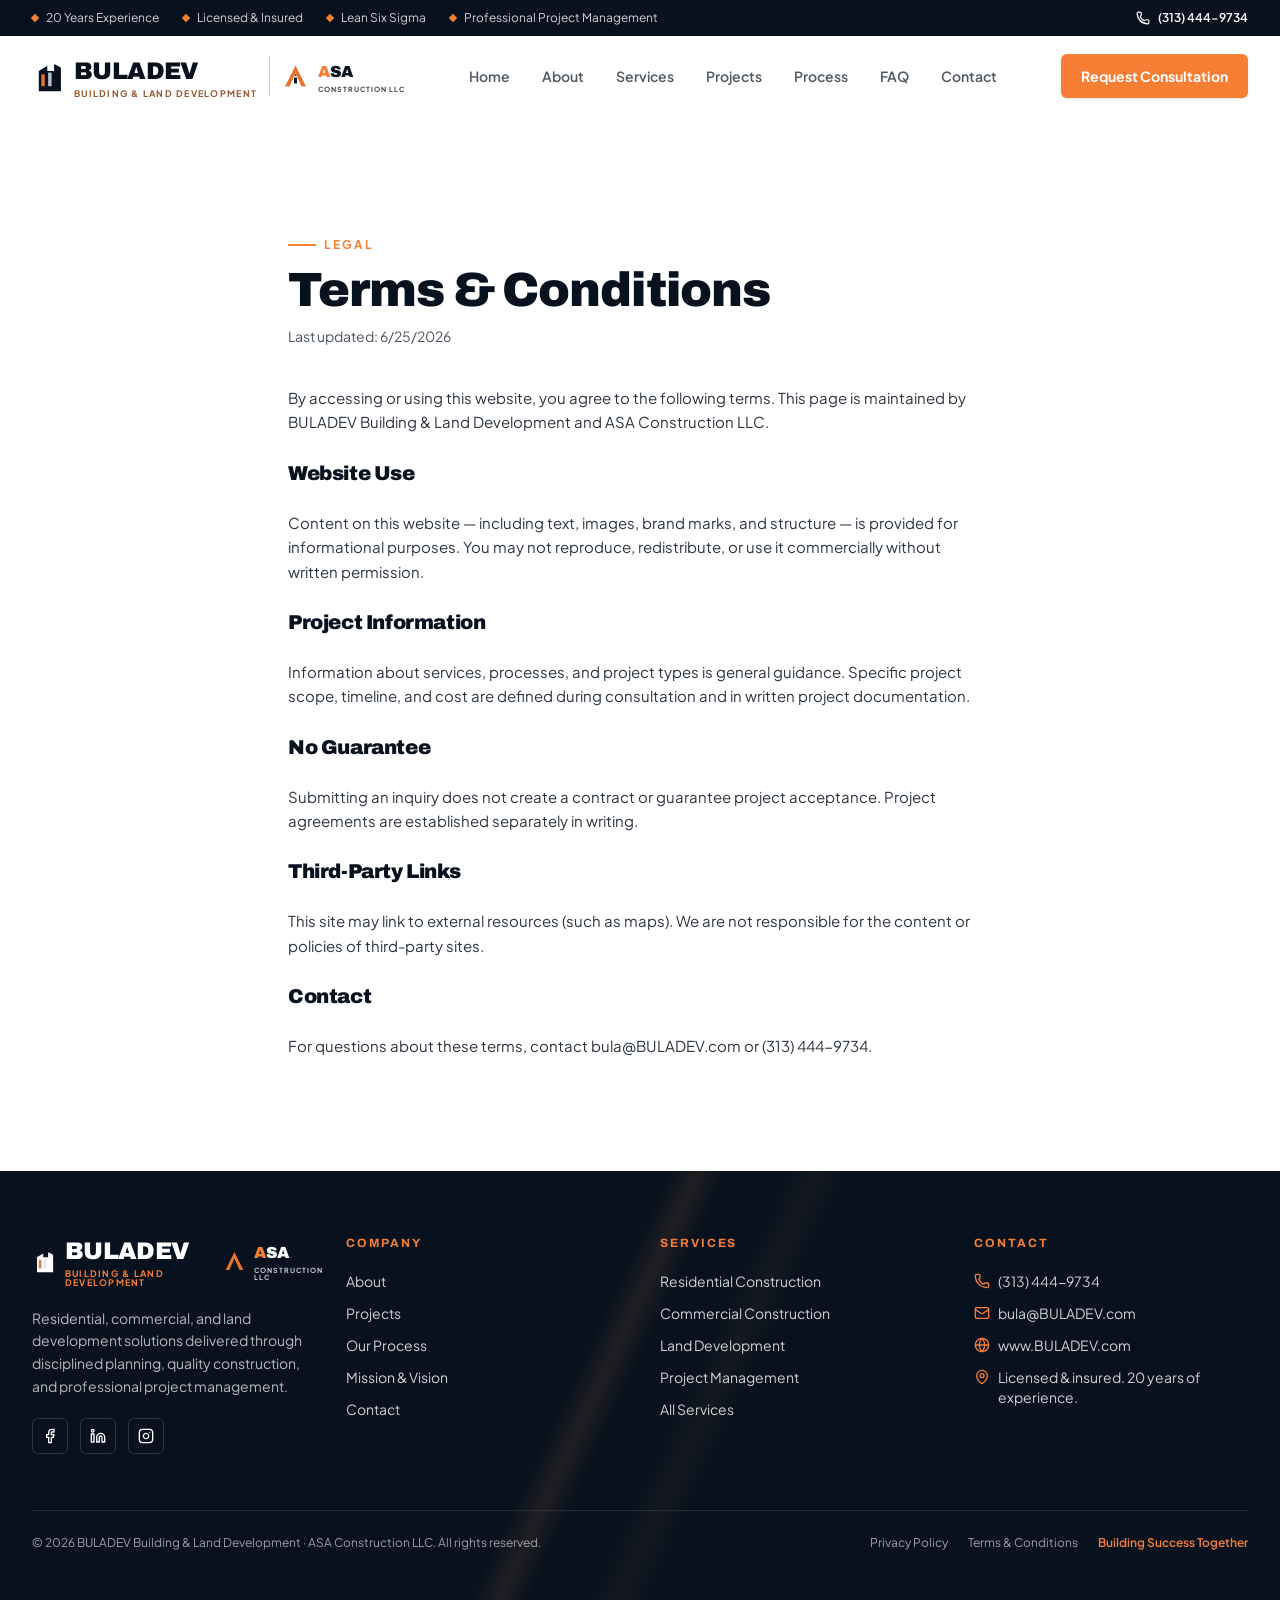
<file: terms.html>
<!DOCTYPE html>
<html lang="en"><head><meta charset="utf-8"/><meta content="width=device-width, initial-scale=1" name="viewport"/><title>Terms &amp; Conditions — BULADEV + ASA</title><meta content="BULADEV Building &amp; Land Development" name="author"/><meta content="BULADEV + ASA Construction" property="og:site_name"/><meta content="website" property="og:type"/><meta content="summary_large_image" name="twitter:card"/><meta content="#0F1B2D" name="theme-color"/><meta content="Terms governing your use of the BULADEV + ASA Construction website." name="description"/><meta content="/terms" property="og:url"/><link href="/terms" rel="canonical"/><script type="application/ld+json">{"@context":"https://schema.org","@type":"GeneralContractor","name":"BULADEV Building & Land Development","alternateName":"ASA Construction LLC","telephone":"+1-313-444-9734","email":"bula@BULADEV.com","url":"/","slogan":"Building Success Together","description":"Residential, commercial, and land development with 20 years of experience, licensed & insured, Lean Six Sigma certified."}</script><style type="text/css">[data-sonner-toaster][dir=ltr],html[dir=ltr]{--toast-icon-margin-start:-3px;--toast-icon-margin-end:4px;--toast-svg-margin-start:-1px;--toast-svg-margin-end:0px;--toast-button-margin-start:auto;--toast-button-margin-end:0;--toast-close-button-start:0;--toast-close-button-end:unset;--toast-close-button-transform:translate(-35%, -35%)}[data-sonner-toaster][dir=rtl],html[dir=rtl]{--toast-icon-margin-start:4px;--toast-icon-margin-end:-3px;--toast-svg-margin-start:0px;--toast-svg-margin-end:-1px;--toast-button-margin-start:0;--toast-button-margin-end:auto;--toast-close-button-start:unset;--toast-close-button-end:0;--toast-close-button-transform:translate(35%, -35%)}[data-sonner-toaster]{position:fixed;width:var(--width);font-family:ui-sans-serif,system-ui,-apple-system,BlinkMacSystemFont,Segoe UI,Roboto,Helvetica Neue,Arial,Noto Sans,sans-serif,Apple Color Emoji,Segoe UI Emoji,Segoe UI Symbol,Noto Color Emoji;--gray1:hsl(0, 0%, 99%);--gray2:hsl(0, 0%, 97.3%);--gray3:hsl(0, 0%, 95.1%);--gray4:hsl(0, 0%, 93%);--gray5:hsl(0, 0%, 90.9%);--gray6:hsl(0, 0%, 88.7%);--gray7:hsl(0, 0%, 85.8%);--gray8:hsl(0, 0%, 78%);--gray9:hsl(0, 0%, 56.1%);--gray10:hsl(0, 0%, 52.3%);--gray11:hsl(0, 0%, 43.5%);--gray12:hsl(0, 0%, 9%);--border-radius:8px;box-sizing:border-box;padding:0;margin:0;list-style:none;outline:0;z-index:999999999;transition:transform .4s ease}@media (hover:none) and (pointer:coarse){[data-sonner-toaster][data-lifted=true]{transform:none}}[data-sonner-toaster][data-x-position=right]{right:var(--offset-right)}[data-sonner-toaster][data-x-position=left]{left:var(--offset-left)}[data-sonner-toaster][data-x-position=center]{left:50%;transform:translateX(-50%)}[data-sonner-toaster][data-y-position=top]{top:var(--offset-top)}[data-sonner-toaster][data-y-position=bottom]{bottom:var(--offset-bottom)}[data-sonner-toast]{--y:translateY(100%);--lift-amount:calc(var(--lift) * var(--gap));z-index:var(--z-index);position:absolute;opacity:0;transform:var(--y);touch-action:none;transition:transform .4s,opacity .4s,height .4s,box-shadow .2s;box-sizing:border-box;outline:0;overflow-wrap:anywhere}[data-sonner-toast][data-styled=true]{padding:16px;background:var(--normal-bg);border:1px solid var(--normal-border);color:var(--normal-text);border-radius:var(--border-radius);box-shadow:0 4px 12px rgba(0,0,0,.1);width:var(--width);font-size:13px;display:flex;align-items:center;gap:6px}[data-sonner-toast]:focus-visible{box-shadow:0 4px 12px rgba(0,0,0,.1),0 0 0 2px rgba(0,0,0,.2)}[data-sonner-toast][data-y-position=top]{top:0;--y:translateY(-100%);--lift:1;--lift-amount:calc(1 * var(--gap))}[data-sonner-toast][data-y-position=bottom]{bottom:0;--y:translateY(100%);--lift:-1;--lift-amount:calc(var(--lift) * var(--gap))}[data-sonner-toast][data-styled=true] [data-description]{font-weight:400;line-height:1.4;color:#3f3f3f}[data-rich-colors=true][data-sonner-toast][data-styled=true] [data-description]{color:inherit}[data-sonner-toaster][data-sonner-theme=dark] [data-description]{color:#e8e8e8}[data-sonner-toast][data-styled=true] [data-title]{font-weight:500;line-height:1.5;color:inherit}[data-sonner-toast][data-styled=true] [data-icon]{display:flex;height:16px;width:16px;position:relative;justify-content:flex-start;align-items:center;flex-shrink:0;margin-left:var(--toast-icon-margin-start);margin-right:var(--toast-icon-margin-end)}[data-sonner-toast][data-promise=true] [data-icon]>svg{opacity:0;transform:scale(.8);transform-origin:center;animation:sonner-fade-in .3s ease forwards}[data-sonner-toast][data-styled=true] [data-icon]>*{flex-shrink:0}[data-sonner-toast][data-styled=true] [data-icon] svg{margin-left:var(--toast-svg-margin-start);margin-right:var(--toast-svg-margin-end)}[data-sonner-toast][data-styled=true] [data-content]{display:flex;flex-direction:column;gap:2px}[data-sonner-toast][data-styled=true] [data-button]{border-radius:4px;padding-left:8px;padding-right:8px;height:24px;font-size:12px;color:var(--normal-bg);background:var(--normal-text);margin-left:var(--toast-button-margin-start);margin-right:var(--toast-button-margin-end);border:none;font-weight:500;cursor:pointer;outline:0;display:flex;align-items:center;flex-shrink:0;transition:opacity .4s,box-shadow .2s}[data-sonner-toast][data-styled=true] [data-button]:focus-visible{box-shadow:0 0 0 2px rgba(0,0,0,.4)}[data-sonner-toast][data-styled=true] [data-button]:first-of-type{margin-left:var(--toast-button-margin-start);margin-right:var(--toast-button-margin-end)}[data-sonner-toast][data-styled=true] [data-cancel]{color:var(--normal-text);background:rgba(0,0,0,.08)}[data-sonner-toaster][data-sonner-theme=dark] [data-sonner-toast][data-styled=true] [data-cancel]{background:rgba(255,255,255,.3)}[data-sonner-toast][data-styled=true] [data-close-button]{position:absolute;left:var(--toast-close-button-start);right:var(--toast-close-button-end);top:0;height:20px;width:20px;display:flex;justify-content:center;align-items:center;padding:0;color:var(--gray12);background:var(--normal-bg);border:1px solid var(--gray4);transform:var(--toast-close-button-transform);border-radius:50%;cursor:pointer;z-index:1;transition:opacity .1s,background .2s,border-color .2s}[data-sonner-toast][data-styled=true] [data-close-button]:focus-visible{box-shadow:0 4px 12px rgba(0,0,0,.1),0 0 0 2px rgba(0,0,0,.2)}[data-sonner-toast][data-styled=true] [data-disabled=true]{cursor:not-allowed}[data-sonner-toast][data-styled=true]:hover [data-close-button]:hover{background:var(--gray2);border-color:var(--gray5)}[data-sonner-toast][data-swiping=true]::before{content:'';position:absolute;left:-100%;right:-100%;height:100%;z-index:-1}[data-sonner-toast][data-y-position=top][data-swiping=true]::before{bottom:50%;transform:scaleY(3) translateY(50%)}[data-sonner-toast][data-y-position=bottom][data-swiping=true]::before{top:50%;transform:scaleY(3) translateY(-50%)}[data-sonner-toast][data-swiping=false][data-removed=true]::before{content:'';position:absolute;inset:0;transform:scaleY(2)}[data-sonner-toast][data-expanded=true]::after{content:'';position:absolute;left:0;height:calc(var(--gap) + 1px);bottom:100%;width:100%}[data-sonner-toast][data-mounted=true]{--y:translateY(0);opacity:1}[data-sonner-toast][data-expanded=false][data-front=false]{--scale:var(--toasts-before) * 0.05 + 1;--y:translateY(calc(var(--lift-amount) * var(--toasts-before))) scale(calc(-1 * var(--scale)));height:var(--front-toast-height)}[data-sonner-toast]>*{transition:opacity .4s}[data-sonner-toast][data-x-position=right]{right:0}[data-sonner-toast][data-x-position=left]{left:0}[data-sonner-toast][data-expanded=false][data-front=false][data-styled=true]>*{opacity:0}[data-sonner-toast][data-visible=false]{opacity:0;pointer-events:none}[data-sonner-toast][data-mounted=true][data-expanded=true]{--y:translateY(calc(var(--lift) * var(--offset)));height:var(--initial-height)}[data-sonner-toast][data-removed=true][data-front=true][data-swipe-out=false]{--y:translateY(calc(var(--lift) * -100%));opacity:0}[data-sonner-toast][data-removed=true][data-front=false][data-swipe-out=false][data-expanded=true]{--y:translateY(calc(var(--lift) * var(--offset) + var(--lift) * -100%));opacity:0}[data-sonner-toast][data-removed=true][data-front=false][data-swipe-out=false][data-expanded=false]{--y:translateY(40%);opacity:0;transition:transform .5s,opacity .2s}[data-sonner-toast][data-removed=true][data-front=false]::before{height:calc(var(--initial-height) + 20%)}[data-sonner-toast][data-swiping=true]{transform:var(--y) translateY(var(--swipe-amount-y,0)) translateX(var(--swipe-amount-x,0));transition:none}[data-sonner-toast][data-swiped=true]{user-select:none}[data-sonner-toast][data-swipe-out=true][data-y-position=bottom],[data-sonner-toast][data-swipe-out=true][data-y-position=top]{animation-duration:.2s;animation-timing-function:ease-out;animation-fill-mode:forwards}[data-sonner-toast][data-swipe-out=true][data-swipe-direction=left]{animation-name:swipe-out-left}[data-sonner-toast][data-swipe-out=true][data-swipe-direction=right]{animation-name:swipe-out-right}[data-sonner-toast][data-swipe-out=true][data-swipe-direction=up]{animation-name:swipe-out-up}[data-sonner-toast][data-swipe-out=true][data-swipe-direction=down]{animation-name:swipe-out-down}@keyframes swipe-out-left{from{transform:var(--y) translateX(var(--swipe-amount-x));opacity:1}to{transform:var(--y) translateX(calc(var(--swipe-amount-x) - 100%));opacity:0}}@keyframes swipe-out-right{from{transform:var(--y) translateX(var(--swipe-amount-x));opacity:1}to{transform:var(--y) translateX(calc(var(--swipe-amount-x) + 100%));opacity:0}}@keyframes swipe-out-up{from{transform:var(--y) translateY(var(--swipe-amount-y));opacity:1}to{transform:var(--y) translateY(calc(var(--swipe-amount-y) - 100%));opacity:0}}@keyframes swipe-out-down{from{transform:var(--y) translateY(var(--swipe-amount-y));opacity:1}to{transform:var(--y) translateY(calc(var(--swipe-amount-y) + 100%));opacity:0}}@media (max-width:600px){[data-sonner-toaster]{position:fixed;right:var(--mobile-offset-right);left:var(--mobile-offset-left);width:100%}[data-sonner-toaster][dir=rtl]{left:calc(var(--mobile-offset-left) * -1)}[data-sonner-toaster] [data-sonner-toast]{left:0;right:0;width:calc(100% - var(--mobile-offset-left) * 2)}[data-sonner-toaster][data-x-position=left]{left:var(--mobile-offset-left)}[data-sonner-toaster][data-y-position=bottom]{bottom:var(--mobile-offset-bottom)}[data-sonner-toaster][data-y-position=top]{top:var(--mobile-offset-top)}[data-sonner-toaster][data-x-position=center]{left:var(--mobile-offset-left);right:var(--mobile-offset-right);transform:none}}[data-sonner-toaster][data-sonner-theme=light]{--normal-bg:#fff;--normal-border:var(--gray4);--normal-text:var(--gray12);--success-bg:hsl(143, 85%, 96%);--success-border:hsl(145, 92%, 87%);--success-text:hsl(140, 100%, 27%);--info-bg:hsl(208, 100%, 97%);--info-border:hsl(221, 91%, 93%);--info-text:hsl(210, 92%, 45%);--warning-bg:hsl(49, 100%, 97%);--warning-border:hsl(49, 91%, 84%);--warning-text:hsl(31, 92%, 45%);--error-bg:hsl(359, 100%, 97%);--error-border:hsl(359, 100%, 94%);--error-text:hsl(360, 100%, 45%)}[data-sonner-toaster][data-sonner-theme=light] [data-sonner-toast][data-invert=true]{--normal-bg:#000;--normal-border:hsl(0, 0%, 20%);--normal-text:var(--gray1)}[data-sonner-toaster][data-sonner-theme=dark] [data-sonner-toast][data-invert=true]{--normal-bg:#fff;--normal-border:var(--gray3);--normal-text:var(--gray12)}[data-sonner-toaster][data-sonner-theme=dark]{--normal-bg:#000;--normal-bg-hover:hsl(0, 0%, 12%);--normal-border:hsl(0, 0%, 20%);--normal-border-hover:hsl(0, 0%, 25%);--normal-text:var(--gray1);--success-bg:hsl(150, 100%, 6%);--success-border:hsl(147, 100%, 12%);--success-text:hsl(150, 86%, 65%);--info-bg:hsl(215, 100%, 6%);--info-border:hsl(223, 43%, 17%);--info-text:hsl(216, 87%, 65%);--warning-bg:hsl(64, 100%, 6%);--warning-border:hsl(60, 100%, 9%);--warning-text:hsl(46, 87%, 65%);--error-bg:hsl(358, 76%, 10%);--error-border:hsl(357, 89%, 16%);--error-text:hsl(358, 100%, 81%)}[data-sonner-toaster][data-sonner-theme=dark] [data-sonner-toast] [data-close-button]{background:var(--normal-bg);border-color:var(--normal-border);color:var(--normal-text)}[data-sonner-toaster][data-sonner-theme=dark] [data-sonner-toast] [data-close-button]:hover{background:var(--normal-bg-hover);border-color:var(--normal-border-hover)}[data-rich-colors=true][data-sonner-toast][data-type=success]{background:var(--success-bg);border-color:var(--success-border);color:var(--success-text)}[data-rich-colors=true][data-sonner-toast][data-type=success] [data-close-button]{background:var(--success-bg);border-color:var(--success-border);color:var(--success-text)}[data-rich-colors=true][data-sonner-toast][data-type=info]{background:var(--info-bg);border-color:var(--info-border);color:var(--info-text)}[data-rich-colors=true][data-sonner-toast][data-type=info] [data-close-button]{background:var(--info-bg);border-color:var(--info-border);color:var(--info-text)}[data-rich-colors=true][data-sonner-toast][data-type=warning]{background:var(--warning-bg);border-color:var(--warning-border);color:var(--warning-text)}[data-rich-colors=true][data-sonner-toast][data-type=warning] [data-close-button]{background:var(--warning-bg);border-color:var(--warning-border);color:var(--warning-text)}[data-rich-colors=true][data-sonner-toast][data-type=error]{background:var(--error-bg);border-color:var(--error-border);color:var(--error-text)}[data-rich-colors=true][data-sonner-toast][data-type=error] [data-close-button]{background:var(--error-bg);border-color:var(--error-border);color:var(--error-text)}.sonner-loading-wrapper{--size:16px;height:var(--size);width:var(--size);position:absolute;inset:0;z-index:10}.sonner-loading-wrapper[data-visible=false]{transform-origin:center;animation:sonner-fade-out .2s ease forwards}.sonner-spinner{position:relative;top:50%;left:50%;height:var(--size);width:var(--size)}.sonner-loading-bar{animation:sonner-spin 1.2s linear infinite;background:var(--gray11);border-radius:6px;height:8%;left:-10%;position:absolute;top:-3.9%;width:24%}.sonner-loading-bar:first-child{animation-delay:-1.2s;transform:rotate(.0001deg) translate(146%)}.sonner-loading-bar:nth-child(2){animation-delay:-1.1s;transform:rotate(30deg) translate(146%)}.sonner-loading-bar:nth-child(3){animation-delay:-1s;transform:rotate(60deg) translate(146%)}.sonner-loading-bar:nth-child(4){animation-delay:-.9s;transform:rotate(90deg) translate(146%)}.sonner-loading-bar:nth-child(5){animation-delay:-.8s;transform:rotate(120deg) translate(146%)}.sonner-loading-bar:nth-child(6){animation-delay:-.7s;transform:rotate(150deg) translate(146%)}.sonner-loading-bar:nth-child(7){animation-delay:-.6s;transform:rotate(180deg) translate(146%)}.sonner-loading-bar:nth-child(8){animation-delay:-.5s;transform:rotate(210deg) translate(146%)}.sonner-loading-bar:nth-child(9){animation-delay:-.4s;transform:rotate(240deg) translate(146%)}.sonner-loading-bar:nth-child(10){animation-delay:-.3s;transform:rotate(270deg) translate(146%)}.sonner-loading-bar:nth-child(11){animation-delay:-.2s;transform:rotate(300deg) translate(146%)}.sonner-loading-bar:nth-child(12){animation-delay:-.1s;transform:rotate(330deg) translate(146%)}@keyframes sonner-fade-in{0%{opacity:0;transform:scale(.8)}100%{opacity:1;transform:scale(1)}}@keyframes sonner-fade-out{0%{opacity:1;transform:scale(1)}100%{opacity:0;transform:scale(.8)}}@keyframes sonner-spin{0%{opacity:1}100%{opacity:.15}}@media (prefers-reduced-motion){.sonner-loading-bar,[data-sonner-toast],[data-sonner-toast]>*{transition:none!important;animation:none!important}}.sonner-loader{position:absolute;top:50%;left:50%;transform:translate(-50%,-50%);transform-origin:center;transition:opacity .2s,transform .2s}.sonner-loader[data-visible=false]{opacity:0;transform:scale(.8) translate(-50%,-50%)}</style><link href="assets/bundle.css" rel="stylesheet"/><link href="https://fonts.googleapis.com/css2?family=Archivo:wght@600;700;800;900&amp;family=Plus+Jakarta+Sans:wght@400;500;600;700;800&amp;display=swap" rel="stylesheet"/></head><body><!--$--><div class="flex min-h-screen flex-col bg-background"><div class="hidden md:block bg-ink text-white text-xs"><div class="container-x flex items-center justify-between h-9"><div class="flex items-center gap-6 text-white/80"><span class="flex items-center gap-2"><span class="w-1.5 h-1.5 rotate-45 bg-brand-orange"></span> <!-- -->20 Years Experience</span><span class="flex items-center gap-2"><span class="w-1.5 h-1.5 rotate-45 bg-brand-orange"></span> <!-- -->Licensed &amp; Insured</span><span class="flex items-center gap-2"><span class="w-1.5 h-1.5 rotate-45 bg-brand-orange"></span> <!-- -->Lean Six Sigma</span><span class="flex items-center gap-2"><span class="w-1.5 h-1.5 rotate-45 bg-brand-orange"></span> <!-- -->Professional Project Management</span></div><a class="flex items-center gap-2 font-semibold hover:text-brand-orange transition-colors" href="tel:+13134449734"><svg aria-hidden="true" class="lucide lucide-phone w-3.5 h-3.5" fill="none" height="24" stroke="currentColor" stroke-linecap="round" stroke-linejoin="round" stroke-width="2" viewbox="0 0 24 24" width="24" xmlns="http://www.w3.org/2000/svg"><path d="M13.832 16.568a1 1 0 0 0 1.213-.303l.355-.465A2 2 0 0 1 17 15h3a2 2 0 0 1 2 2v3a2 2 0 0 1-2 2A18 18 0 0 1 2 4a2 2 0 0 1 2-2h3a2 2 0 0 1 2 2v3a2 2 0 0 1-.8 1.6l-.468.351a1 1 0 0 0-.292 1.233 14 14 0 0 0 6.392 6.384"></path></svg> (313) 444-9734</a></div></div><header class="sticky top-0 z-50 transition-all duration-300 bg-white"><div class="container-x flex items-center justify-between h-20"><a class="shrink-0" href="index.html"><div class="flex items-center gap-3"><div class="flex items-center gap-2"><svg aria-hidden="true" class="text-ink" height="34" viewbox="0 0 40 40" width="34"><path d="M8 38 V14 L18 8 L18 14 L26 14 L26 6 L34 10 L34 38 Z" fill="currentColor"></path><rect fill="#E8742C" height="14" width="4" x="11" y="18"></rect><rect fill="#D6E4EE" height="16" opacity="0.85" width="4" x="19" y="16"></rect></svg><div class="flex flex-col leading-none"><span class="font-display text-xl md:text-2xl font-black tracking-tight text-ink">BULADEV</span><span class="text-[8px] md:text-[9px] font-bold tracking-[0.14em] mt-0.5 text-brand-bronze">BUILDING &amp; LAND DEVELOPMENT</span></div></div><div class="hidden sm:block w-px h-10 bg-ink/20"></div><div class="hidden sm:flex items-center gap-1.5"><svg aria-hidden="true" height="30" viewbox="0 0 40 40" width="30"><path d="M4 34 L18 6 L32 34 L26 34 L18 16 L10 34 Z" fill="#E8742C"></path><rect fill="#0F1B2D" height="8" width="4" x="16" y="22"></rect><rect fill="#0F1B2D" height="2" width="2" x="17" y="18"></rect></svg><div class="flex flex-col leading-none"><span class="font-display text-base font-black tracking-tight text-ink"><span class="text-brand-orange">A</span>SA</span><span class="text-[7px] font-bold tracking-[0.14em] mt-0.5 text-ink opacity-80">CONSTRUCTION LLC</span></div></div></div></a><nav class="hidden lg:flex items-center gap-8"><a class="text-sm font-semibold text-ink/70 hover:text-brand-orange transition-colors" href="index.html">Home</a><a class="text-sm font-semibold text-ink/70 hover:text-brand-orange transition-colors" href="about.html">About</a><a class="text-sm font-semibold text-ink/70 hover:text-brand-orange transition-colors" href="services.html">Services</a><a class="text-sm font-semibold text-ink/70 hover:text-brand-orange transition-colors" href="projects.html">Projects</a><a class="text-sm font-semibold text-ink/70 hover:text-brand-orange transition-colors" href="process.html">Process</a><a class="text-sm font-semibold text-ink/70 hover:text-brand-orange transition-colors" href="faq.html">FAQ</a><a class="text-sm font-semibold text-ink/70 hover:text-brand-orange transition-colors" href="contact.html">Contact</a></nav><div class="flex items-center gap-2"><a class="hidden sm:inline-flex items-center justify-center rounded-md bg-brand-orange hover:bg-brand-orange-deep transition-colors px-5 py-3 text-sm font-bold text-white shadow-sm" href="contact.html">Request Consultation</a><button aria-label="Open menu" class="lg:hidden grid place-items-center w-11 h-11 rounded-md border border-border text-ink" type="button"><svg aria-hidden="true" class="lucide lucide-menu w-5 h-5" fill="none" height="24" stroke="currentColor" stroke-linecap="round" stroke-linejoin="round" stroke-width="2" viewbox="0 0 24 24" width="24" xmlns="http://www.w3.org/2000/svg"><path d="M4 5h16"></path><path d="M4 12h16"></path><path d="M4 19h16"></path></svg></button></div></div></header><main class="flex-1"><div class="container-x py-20 md:py-28 max-w-3xl"><p class="eyebrow">Legal</p><h1 class="mt-3 font-display text-4xl md:text-5xl font-black text-ink">Terms &amp; Conditions</h1><p class="mt-3 text-sm text-muted-foreground">Last updated: <!-- -->6/25/2026</p><div class="mt-10 space-y-6 text-ink/85 leading-relaxed text-[15px]"><p>By accessing or using this website, you agree to the following terms. This page is maintained by BULADEV Building &amp; Land Development and ASA Construction LLC.</p><h2 class="font-display text-xl font-black text-ink">Website Use</h2><p>Content on this website — including text, images, brand marks, and structure — is provided for informational purposes. You may not reproduce, redistribute, or use it commercially without written permission.</p><h2 class="font-display text-xl font-black text-ink">Project Information</h2><p>Information about services, processes, and project types is general guidance. Specific project scope, timeline, and cost are defined during consultation and in written project documentation.</p><h2 class="font-display text-xl font-black text-ink">No Guarantee</h2><p>Submitting an inquiry does not create a contract or guarantee project acceptance. Project agreements are established separately in writing.</p><h2 class="font-display text-xl font-black text-ink">Third-Party Links</h2><p>This site may link to external resources (such as maps). We are not responsible for the content or policies of third-party sites.</p><h2 class="font-display text-xl font-black text-ink">Contact</h2><p>For questions about these terms, contact bula@BULADEV.com or (313) 444-9734.</p></div></div></main><footer class="bg-ink text-white relative overflow-hidden"><div class="orange-slash opacity-60"></div><div class="container-x relative py-16"><div class="grid gap-10 md:grid-cols-2 lg:grid-cols-4"><div><div class="flex items-center gap-3"><div class="flex items-center gap-2"><svg aria-hidden="true" class="text-white" height="34" viewbox="0 0 40 40" width="34"><path d="M8 38 V14 L18 8 L18 14 L26 14 L26 6 L34 10 L34 38 Z" fill="#ffffff"></path><rect fill="#E8742C" height="14" width="4" x="11" y="18"></rect><rect fill="#D6E4EE" height="16" opacity="0.85" width="4" x="19" y="16"></rect></svg><div class="flex flex-col leading-none"><span class="font-display text-xl md:text-2xl font-black tracking-tight text-white">BULADEV</span><span class="text-[8px] md:text-[9px] font-bold tracking-[0.14em] mt-0.5 text-brand-orange">BUILDING &amp; LAND DEVELOPMENT</span></div></div><div class="hidden sm:block w-px h-10 bg-white/30"></div><div class="hidden sm:flex items-center gap-1.5"><svg aria-hidden="true" height="30" viewbox="0 0 40 40" width="30"><path d="M4 34 L18 6 L32 34 L26 34 L18 16 L10 34 Z" fill="#E8742C"></path><rect fill="#0F1B2D" height="8" width="4" x="16" y="22"></rect><rect fill="#0F1B2D" height="2" width="2" x="17" y="18"></rect></svg><div class="flex flex-col leading-none"><span class="font-display text-base font-black tracking-tight text-white"><span class="text-brand-orange">A</span>SA</span><span class="text-[7px] font-bold tracking-[0.14em] mt-0.5 text-white opacity-80">CONSTRUCTION LLC</span></div></div></div><p class="mt-5 text-sm text-white/70 leading-relaxed">Residential, commercial, and land development solutions delivered through disciplined planning, quality construction, and professional project management.</p><div class="mt-5 flex gap-3"><a aria-label="Social link" class="grid place-items-center w-9 h-9 rounded-md border border-white/15 hover:border-brand-orange hover:text-brand-orange transition-colors" href="#"><svg aria-hidden="true" class="lucide lucide-facebook w-4 h-4" fill="none" height="24" stroke="currentColor" stroke-linecap="round" stroke-linejoin="round" stroke-width="2" viewbox="0 0 24 24" width="24" xmlns="http://www.w3.org/2000/svg"><path d="M18 2h-3a5 5 0 0 0-5 5v3H7v4h3v8h4v-8h3l1-4h-4V7a1 1 0 0 1 1-1h3z"></path></svg></a><a aria-label="Social link" class="grid place-items-center w-9 h-9 rounded-md border border-white/15 hover:border-brand-orange hover:text-brand-orange transition-colors" href="#"><svg aria-hidden="true" class="lucide lucide-linkedin w-4 h-4" fill="none" height="24" stroke="currentColor" stroke-linecap="round" stroke-linejoin="round" stroke-width="2" viewbox="0 0 24 24" width="24" xmlns="http://www.w3.org/2000/svg"><path d="M16 8a6 6 0 0 1 6 6v7h-4v-7a2 2 0 0 0-2-2 2 2 0 0 0-2 2v7h-4v-7a6 6 0 0 1 6-6z"></path><rect height="12" width="4" x="2" y="9"></rect><circle cx="4" cy="4" r="2"></circle></svg></a><a aria-label="Social link" class="grid place-items-center w-9 h-9 rounded-md border border-white/15 hover:border-brand-orange hover:text-brand-orange transition-colors" href="#"><svg aria-hidden="true" class="lucide lucide-instagram w-4 h-4" fill="none" height="24" stroke="currentColor" stroke-linecap="round" stroke-linejoin="round" stroke-width="2" viewbox="0 0 24 24" width="24" xmlns="http://www.w3.org/2000/svg"><rect height="20" rx="5" ry="5" width="20" x="2" y="2"></rect><path d="M16 11.37A4 4 0 1 1 12.63 8 4 4 0 0 1 16 11.37z"></path><line x1="17.5" x2="17.51" y1="6.5" y2="6.5"></line></svg></a></div></div><div><h4 class="text-xs font-bold tracking-[0.16em] text-brand-orange uppercase">Company</h4><ul class="mt-5 space-y-3 text-sm text-white/80"><li><a class="hover:text-brand-orange" href="about.html">About</a></li><li><a class="hover:text-brand-orange" href="projects.html">Projects</a></li><li><a class="hover:text-brand-orange" href="process.html">Our Process</a></li><li><a class="hover:text-brand-orange" href="mission-vision.html">Mission &amp; Vision</a></li><li><a class="hover:text-brand-orange" href="contact.html">Contact</a></li></ul></div><div><h4 class="text-xs font-bold tracking-[0.16em] text-brand-orange uppercase">Services</h4><ul class="mt-5 space-y-3 text-sm text-white/80"><li><a class="hover:text-brand-orange" href="services-residential.html">Residential Construction</a></li><li><a class="hover:text-brand-orange" href="services-commercial.html">Commercial Construction</a></li><li><a class="hover:text-brand-orange" href="services-land-development.html">Land Development</a></li><li><a class="hover:text-brand-orange" href="services-project-management.html">Project Management</a></li><li><a class="hover:text-brand-orange" href="services.html">All Services</a></li></ul></div><div><h4 class="text-xs font-bold tracking-[0.16em] text-brand-orange uppercase">Contact</h4><ul class="mt-5 space-y-3 text-sm text-white/80"><li class="flex items-start gap-2"><svg aria-hidden="true" class="lucide lucide-phone w-4 h-4 mt-0.5 text-brand-orange shrink-0" fill="none" height="24" stroke="currentColor" stroke-linecap="round" stroke-linejoin="round" stroke-width="2" viewbox="0 0 24 24" width="24" xmlns="http://www.w3.org/2000/svg"><path d="M13.832 16.568a1 1 0 0 0 1.213-.303l.355-.465A2 2 0 0 1 17 15h3a2 2 0 0 1 2 2v3a2 2 0 0 1-2 2A18 18 0 0 1 2 4a2 2 0 0 1 2-2h3a2 2 0 0 1 2 2v3a2 2 0 0 1-.8 1.6l-.468.351a1 1 0 0 0-.292 1.233 14 14 0 0 0 6.392 6.384"></path></svg> <a class="hover:text-brand-orange" href="tel:+13134449734">(313) 444-9734</a></li><li class="flex items-start gap-2"><svg aria-hidden="true" class="lucide lucide-mail w-4 h-4 mt-0.5 text-brand-orange shrink-0" fill="none" height="24" stroke="currentColor" stroke-linecap="round" stroke-linejoin="round" stroke-width="2" viewbox="0 0 24 24" width="24" xmlns="http://www.w3.org/2000/svg"><path d="m22 7-8.991 5.727a2 2 0 0 1-2.009 0L2 7"></path><rect height="16" rx="2" width="20" x="2" y="4"></rect></svg> <a class="hover:text-brand-orange" href="mailto:bula@BULADEV.com">bula@BULADEV.com</a></li><li class="flex items-start gap-2"><svg aria-hidden="true" class="lucide lucide-globe w-4 h-4 mt-0.5 text-brand-orange shrink-0" fill="none" height="24" stroke="currentColor" stroke-linecap="round" stroke-linejoin="round" stroke-width="2" viewbox="0 0 24 24" width="24" xmlns="http://www.w3.org/2000/svg"><circle cx="12" cy="12" r="10"></circle><path d="M12 2a14.5 14.5 0 0 0 0 20 14.5 14.5 0 0 0 0-20"></path><path d="M2 12h20"></path></svg> www.BULADEV.com</li><li class="flex items-start gap-2"><svg aria-hidden="true" class="lucide lucide-map-pin w-4 h-4 mt-0.5 text-brand-orange shrink-0" fill="none" height="24" stroke="currentColor" stroke-linecap="round" stroke-linejoin="round" stroke-width="2" viewbox="0 0 24 24" width="24" xmlns="http://www.w3.org/2000/svg"><path d="M20 10c0 4.993-5.539 10.193-7.399 11.799a1 1 0 0 1-1.202 0C9.539 20.193 4 14.993 4 10a8 8 0 0 1 16 0"></path><circle cx="12" cy="10" r="3"></circle></svg> Licensed &amp; insured. 20 years of experience.</li></ul></div></div><div class="mt-14 pt-6 border-t border-white/10 flex flex-col md:flex-row items-center justify-between gap-4 text-xs text-white/60"><p>© <!-- -->2026<!-- --> BULADEV Building &amp; Land Development · ASA Construction LLC. All rights reserved.</p><div class="flex items-center gap-5"><a class="hover:text-brand-orange" href="privacy.html">Privacy Policy</a><a aria-current="page" class="hover:text-brand-orange active" data-status="active" href="terms.html">Terms &amp; Conditions</a><span class="text-brand-orange font-semibold">Building Success Together</span></div></div></div></footer><button aria-label="Back to top" class="fixed bottom-6 right-6 z-40 grid place-items-center w-11 h-11 rounded-full bg-brand-orange text-white shadow-lg transition-all opacity-0 translate-y-3 pointer-events-none" type="button"><svg aria-hidden="true" class="lucide lucide-arrow-up w-5 h-5" fill="none" height="24" stroke="currentColor" stroke-linecap="round" stroke-linejoin="round" stroke-width="2" viewbox="0 0 24 24" width="24" xmlns="http://www.w3.org/2000/svg"><path d="m5 12 7-7 7 7"></path><path d="M12 19V5"></path></svg></button><section aria-atomic="false" aria-label="Notifications alt+T" aria-live="polite" aria-relevant="additions text" tabindex="-1"></section></div><!--/$--><script>
document.addEventListener('DOMContentLoaded',function(){
  var btn=document.querySelector('[data-mobile-toggle]');
  var menu=document.querySelector('[data-mobile-menu]');
  if(btn&&menu){btn.addEventListener('click',function(){menu.classList.toggle('hidden');});}
  var top=document.querySelector('[data-back-to-top]');
  function tg(show){if(!top)return;if(show){top.style.opacity='1';top.style.pointerEvents='auto';top.style.transform='translateY(0)';}else{top.style.opacity='0';top.style.pointerEvents='none';top.style.transform='translateY(12px)';}}
  if(top){tg(false);window.addEventListener('scroll',function(){tg(window.scrollY>600);});top.addEventListener('click',function(){window.scrollTo({top:0,behavior:'smooth'});});}
});
</script></body></html>
</file>
<file: assets/bundle.css>
@layer properties {
  @supports (((-webkit-hyphens: none)) and (not (margin-trim: inline))) or ((-moz-orient: inline) and (not (color: rgb(from red r g b)))) {
  *, ::before, ::after, ::backdrop { --tw-translate-x: 0; --tw-translate-y: 0; --tw-translate-z: 0; --tw-rotate-x: initial; --tw-rotate-y: initial; --tw-rotate-z: initial; --tw-skew-x: initial; --tw-skew-y: initial; --tw-space-y-reverse: 0; --tw-space-x-reverse: 0; --tw-divide-x-reverse: 0; --tw-border-style: solid; --tw-gradient-position: initial; --tw-gradient-from: #0000; --tw-gradient-via: #0000; --tw-gradient-to: #0000; --tw-gradient-stops: initial; --tw-gradient-via-stops: initial; --tw-gradient-from-position: 0%; --tw-gradient-via-position: 50%; --tw-gradient-to-position: 100%; --tw-leading: initial; --tw-font-weight: initial; --tw-tracking: initial; --tw-ordinal: initial; --tw-slashed-zero: initial; --tw-numeric-figure: initial; --tw-numeric-spacing: initial; --tw-numeric-fraction: initial; --tw-shadow: 0 0 #0000; --tw-shadow-color: initial; --tw-shadow-alpha: 100%; --tw-inset-shadow: 0 0 #0000; --tw-inset-shadow-color: initial; --tw-inset-shadow-alpha: 100%; --tw-ring-color: initial; --tw-ring-shadow: 0 0 #0000; --tw-inset-ring-color: initial; --tw-inset-ring-shadow: 0 0 #0000; --tw-ring-inset: initial; --tw-ring-offset-width: 0px; --tw-ring-offset-color: #fff; --tw-ring-offset-shadow: 0 0 #0000; --tw-outline-style: solid; --tw-backdrop-blur: initial; --tw-backdrop-brightness: initial; --tw-backdrop-contrast: initial; --tw-backdrop-grayscale: initial; --tw-backdrop-hue-rotate: initial; --tw-backdrop-invert: initial; --tw-backdrop-opacity: initial; --tw-backdrop-saturate: initial; --tw-backdrop-sepia: initial; --tw-duration: initial; --tw-ease: initial; --tw-scale-x: 1; --tw-scale-y: 1; --tw-scale-z: 1; --tw-content: ""; --tw-animation-delay: 0s; --tw-animation-direction: normal; --tw-animation-duration: initial; --tw-animation-fill-mode: none; --tw-animation-iteration-count: 1; --tw-enter-blur: 0; --tw-enter-opacity: 1; --tw-enter-rotate: 0; --tw-enter-scale: 1; --tw-enter-translate-x: 0; --tw-enter-translate-y: 0; --tw-exit-blur: 0; --tw-exit-opacity: 1; --tw-exit-rotate: 0; --tw-exit-scale: 1; --tw-exit-translate-x: 0; --tw-exit-translate-y: 0; }
}
}
@layer theme {
  :root, :host { --font-sans: "Plus Jakarta Sans", ui-sans-serif, system-ui, sans-serif; --font-mono: ui-monospace, SFMono-Regular, Menlo, Monaco, Consolas, "Liberation Mono",
      "Courier New", monospace; --color-black: #000; --color-white: #fff; --spacing: .25rem; --container-xs: 20rem; --container-sm: 24rem; --container-md: 28rem; --container-lg: 32rem; --container-xl: 36rem; --container-2xl: 42rem; --container-3xl: 48rem; --container-4xl: 56rem; --text-xs: .75rem; --text-xs--line-height: calc(1 / .75); --text-sm: .875rem; --text-sm--line-height: calc(1.25 / .875); --text-base: 1rem; --text-base--line-height: calc(1.5 / 1); --text-lg: 1.125rem; --text-lg--line-height: calc(1.75 / 1.125); --text-xl: 1.25rem; --text-xl--line-height: calc(1.75 / 1.25); --text-2xl: 1.5rem; --text-2xl--line-height: calc(2 / 1.5); --text-3xl: 1.875rem; --text-3xl--line-height: calc(2.25 / 1.875); --text-4xl: 2.25rem; --text-4xl--line-height: calc(2.5 / 2.25); --text-5xl: 3rem; --text-5xl--line-height: 1; --text-6xl: 3.75rem; --text-6xl--line-height: 1; --text-7xl: 4.5rem; --text-7xl--line-height: 1; --font-weight-normal: 400; --font-weight-medium: 500; --font-weight-semibold: 600; --font-weight-bold: 700; --font-weight-black: 900; --tracking-tight: -.025em; --tracking-widest: .1em; --leading-tight: 1.25; --leading-snug: 1.375; --leading-relaxed: 1.625; --ease-in-out: cubic-bezier(.4, 0, .2, 1); --animate-pulse: pulse 2s cubic-bezier(.4, 0, .6, 1) infinite; --aspect-video: 16 / 9; --default-transition-duration: .15s; --default-transition-timing-function: cubic-bezier(.4, 0, .2, 1); --default-font-family: "Plus Jakarta Sans", ui-sans-serif, system-ui, sans-serif; --default-mono-font-family: var(--font-mono); --font-display: "Archivo", "Plus Jakarta Sans", ui-sans-serif, system-ui, sans-serif; --color-background: var(--background); --color-foreground: var(--foreground); --color-border: var(--border); }
}
@layer base {
  *, ::after, ::before, ::backdrop { box-sizing: border-box; border: 0px solid; margin: 0px; padding: 0px; }
  ::file-selector-button { box-sizing: border-box; border: 0px solid; margin: 0px; padding: 0px; }
  html, :host { text-size-adjust: 100%; tab-size: 4; line-height: 1.5; font-family: var(--default-font-family, ui-sans-serif, system-ui, sans-serif, "Apple Color Emoji", "Segoe UI Emoji", "Segoe UI Symbol", "Noto Color Emoji"); font-feature-settings: var(--default-font-feature-settings, normal); font-variation-settings: var(--default-font-variation-settings, normal); -webkit-tap-highlight-color: transparent; }
  hr { height: 0px; color: inherit; border-top-width: 1px; }
  abbr:where([title]) { text-decoration: underline dotted; }
  h1, h2, h3, h4, h5, h6 { font-size: inherit; font-weight: inherit; }
  a { color: inherit; text-decoration: inherit; }
  b, strong { font-weight: bolder; }
  code, kbd, samp, pre { font-family: var(--default-mono-font-family, ui-monospace, SFMono-Regular, Menlo, Monaco, Consolas, "Liberation Mono", "Courier New", monospace); font-feature-settings: var(--default-mono-font-feature-settings, normal); font-variation-settings: var(--default-mono-font-variation-settings, normal); font-size: 1em; }
  small { font-size: 80%; }
  sub, sup { vertical-align: baseline; font-size: 75%; line-height: 0; position: relative; }
  sub { bottom: -0.25em; }
  sup { top: -0.5em; }
  table { text-indent: 0px; border-color: inherit; border-collapse: collapse; }
  progress { vertical-align: baseline; }
  summary { display: list-item; }
  ol, ul, menu { list-style: none; }
  img, svg, video, canvas, audio, iframe, embed, object { vertical-align: middle; display: block; }
  img, video { max-width: 100%; height: auto; }
  button, input, select, optgroup, textarea { font: inherit; letter-spacing: inherit; color: inherit; opacity: 1; background-color: rgba(0, 0, 0, 0); border-radius: 0px; }
  ::file-selector-button { font: inherit; letter-spacing: inherit; color: inherit; opacity: 1; background-color: rgba(0, 0, 0, 0); border-radius: 0px; }
  :where(select:is([multiple], [size])) optgroup { font-weight: bolder; }
  :where(select:is([multiple], [size])) optgroup option { padding-inline-start: 20px; }
  ::file-selector-button { margin-inline-end: 4px; }
  ::placeholder { opacity: 1; }
  @supports (not ((-webkit-appearance: -apple-pay-button))) or (contain-intrinsic-size: 1px) {
  ::placeholder { color: currentcolor; }
  @supports (color: color-mix(in lab, red, red)) {
  ::placeholder { color: color-mix(in oklab, currentcolor, transparent); }
}
}
  textarea { resize: vertical; }
  ::-webkit-search-decoration { appearance: none; }
  ::-webkit-date-and-time-value { min-height: 1lh; text-align: inherit; }
  ::-webkit-datetime-edit { display: inline-flex; }
  ::-webkit-datetime-edit-fields-wrapper { padding: 0px; }
  ::-webkit-datetime-edit { padding-block: 0px; }
  ::-webkit-datetime-edit-year-field { padding-block: 0px; }
  ::-webkit-datetime-edit-month-field { padding-block: 0px; }
  ::-webkit-datetime-edit-day-field { padding-block: 0px; }
  ::-webkit-datetime-edit-hour-field { padding-block: 0px; }
  ::-webkit-datetime-edit-minute-field { padding-block: 0px; }
  ::-webkit-datetime-edit-second-field { padding-block: 0px; }
  ::-webkit-datetime-edit-millisecond-field { padding-block: 0px; }
  ::-webkit-datetime-edit-meridiem-field { padding-block: 0px; }
  ::-webkit-calendar-picker-indicator { line-height: 1; }
  button, input:where([type="button"], [type="reset"], [type="submit"]) { appearance: button; }
  ::file-selector-button { appearance: button; }
  ::-webkit-inner-spin-button { height: auto; }
  ::-webkit-outer-spin-button { height: auto; }
  [hidden]:where(:not([hidden="until-found"])) { display: none !important; }
  * { border-color: var(--color-border); }
  html { scroll-behavior: smooth; }
  body { background-color: var(--color-background); color: var(--color-foreground); font-family: var(--font-sans); -webkit-font-smoothing: antialiased; text-rendering: optimizelegibility; }
  h1, h2, h3, h4, h5 { font-family: var(--font-display); letter-spacing: -0.02em; font-weight: 800; }
}
@layer components;
@layer utilities {
  .orange-slash { pointer-events: none; background: linear-gradient(115deg, rgba(0, 0, 0, 0) 45%, oklch(0.72 0.17 48 / 0.18) 47%, rgba(0, 0, 0, 0) 49%, rgba(0, 0, 0, 0) 53%, oklch(0.72 0.17 48 / 0.1) 55%, rgba(0, 0, 0, 0) 57%); position: absolute; inset: 0px; }
  .pointer-events-none { pointer-events: none; }
  .invisible { visibility: hidden; }
  .sr-only { clip-path: inset(50%); white-space: nowrap; border-width: 0px; width: 1px; height: 1px; margin: -1px; padding: 0px; position: absolute; overflow: hidden; }
  .ink-section { background: var(--gradient-ink); color: oklch(0.98 0 0); position: relative; overflow: hidden; }
  .absolute { position: absolute; }
  .fixed { position: fixed; }
  .relative { position: relative; }
  .sticky { position: sticky; }
  .inset-0 { inset: 0px; }
  .inset-x-0 { inset-inline: 0px; }
  .inset-y-0 { inset-block: 0px; }
  .-top-12 { top: calc(var(--spacing) * -12); }
  .top-0 { top: 0px; }
  .top-1\.5 { top: calc(var(--spacing) * 1.5); }
  .top-1\/2 { top: 50%; }
  .top-3 { top: calc(var(--spacing) * 3); }
  .top-3\.5 { top: calc(var(--spacing) * 3.5); }
  .top-4 { top: calc(var(--spacing) * 4); }
  .top-7 { top: calc(var(--spacing) * 7); }
  .top-\[1px\] { top: 1px; }
  .top-\[50\%\] { top: 50%; }
  .top-\[60\%\] { top: 60%; }
  .top-full { top: 100%; }
  .-right-6 { right: calc(var(--spacing) * -6); }
  .-right-12 { right: calc(var(--spacing) * -12); }
  .right-0 { right: 0px; }
  .right-1 { right: var(--spacing); }
  .right-2 { right: calc(var(--spacing) * 2); }
  .right-3 { right: calc(var(--spacing) * 3); }
  .right-4 { right: calc(var(--spacing) * 4); }
  .right-6 { right: calc(var(--spacing) * 6); }
  .right-7 { right: calc(var(--spacing) * 7); }
  .-bottom-6 { bottom: calc(var(--spacing) * -6); }
  .-bottom-12 { bottom: calc(var(--spacing) * -12); }
  .-bottom-px { bottom: -1px; }
  .bottom-0 { bottom: 0px; }
  .bottom-6 { bottom: calc(var(--spacing) * 6); }
  .-left-6 { left: calc(var(--spacing) * -6); }
  .-left-12 { left: calc(var(--spacing) * -12); }
  .left-0 { left: 0px; }
  .left-1\/2 { left: 50%; }
  .left-2 { left: calc(var(--spacing) * 2); }
  .left-3 { left: calc(var(--spacing) * 3); }
  .left-7 { left: calc(var(--spacing) * 7); }
  .left-\[50\%\] { left: 50%; }
  .isolate { isolation: isolate; }
  .z-10 { z-index: 10; }
  .z-20 { z-index: 20; }
  .z-40 { z-index: 40; }
  .z-50 { z-index: 50; }
  .z-\[1\] { z-index: 1; }
  .order-1 { order: 1; }
  .order-2 { order: 2; }
  .col-span-1 { grid-column: span 1 / span 1; }
  .container-x { width: 100%; max-width: 1280px; margin-inline: auto; padding-inline: 1.25rem; }
  @media (width >= 768px) {
  .container-x { padding-inline: 2rem; }
}
  .-mx-1 { margin-inline: calc(var(--spacing) * -1); }
  .mx-2 { margin-inline: calc(var(--spacing) * 2); }
  .mx-3\.5 { margin-inline: calc(var(--spacing) * 3.5); }
  .mx-auto { margin-inline: auto; }
  .my-0\.5 { margin-block: calc(var(--spacing) * .5); }
  .my-1 { margin-block: var(--spacing); }
  .-mt-4 { margin-top: calc(var(--spacing) * -4); }
  .mt-0\.5 { margin-top: calc(var(--spacing) * .5); }
  .mt-1 { margin-top: var(--spacing); }
  .mt-1\.5 { margin-top: calc(var(--spacing) * 1.5); }
  .mt-2 { margin-top: calc(var(--spacing) * 2); }
  .mt-3 { margin-top: calc(var(--spacing) * 3); }
  .mt-4 { margin-top: calc(var(--spacing) * 4); }
  .mt-5 { margin-top: calc(var(--spacing) * 5); }
  .mt-6 { margin-top: calc(var(--spacing) * 6); }
  .mt-8 { margin-top: calc(var(--spacing) * 8); }
  .mt-9 { margin-top: calc(var(--spacing) * 9); }
  .mt-10 { margin-top: calc(var(--spacing) * 10); }
  .mt-12 { margin-top: calc(var(--spacing) * 12); }
  .mt-14 { margin-top: calc(var(--spacing) * 14); }
  .mt-16 { margin-top: calc(var(--spacing) * 16); }
  .mt-24 { margin-top: calc(var(--spacing) * 24); }
  .mt-auto { margin-top: auto; }
  .mr-2 { margin-right: calc(var(--spacing) * 2); }
  .mb-1 { margin-bottom: var(--spacing); }
  .-ml-4 { margin-left: calc(var(--spacing) * -4); }
  .ml-1 { margin-left: var(--spacing); }
  .ml-auto { margin-left: auto; }
  .eyebrow { letter-spacing: 0.16em; text-transform: uppercase; color: var(--brand-orange); align-items: center; gap: 0.5rem; font-size: 0.75rem; font-weight: 700; display: inline-flex; }
  .eyebrow::before { content: ""; background: var(--brand-orange); width: 1.75rem; height: 2px; }
  .block { display: block; }
  .flex { display: flex; }
  .grid { display: grid; }
  .hidden { display: none; }
  .inline-flex { display: inline-flex; }
  .table { display: table; }
  .aspect-\[3\/4\] { aspect-ratio: 3 / 4; }
  .aspect-\[4\/3\] { aspect-ratio: 4 / 3; }
  .aspect-\[16\/10\] { aspect-ratio: 16 / 10; }
  .aspect-square { aspect-ratio: 1 / 1; }
  .aspect-video { aspect-ratio: var(--aspect-video); }
  .size-\(--cell-size\) { width: var(--cell-size); height: var(--cell-size); }
  .size-4 { width: calc(var(--spacing) * 4); height: calc(var(--spacing) * 4); }
  .h-\(--cell-size\) { height: var(--cell-size); }
  .h-0\.5 { height: calc(var(--spacing) * .5); }
  .h-1\.5 { height: calc(var(--spacing) * 1.5); }
  .h-2 { height: calc(var(--spacing) * 2); }
  .h-2\.5 { height: calc(var(--spacing) * 2.5); }
  .h-3 { height: calc(var(--spacing) * 3); }
  .h-3\.5 { height: calc(var(--spacing) * 3.5); }
  .h-4 { height: calc(var(--spacing) * 4); }
  .h-5 { height: calc(var(--spacing) * 5); }
  .h-6 { height: calc(var(--spacing) * 6); }
  .h-7 { height: calc(var(--spacing) * 7); }
  .h-8 { height: calc(var(--spacing) * 8); }
  .h-9 { height: calc(var(--spacing) * 9); }
  .h-10 { height: calc(var(--spacing) * 10); }
  .h-11 { height: calc(var(--spacing) * 11); }
  .h-12 { height: calc(var(--spacing) * 12); }
  .h-14 { height: calc(var(--spacing) * 14); }
  .h-20 { height: calc(var(--spacing) * 20); }
  .h-\[1px\] { height: 1px; }
  .h-\[460px\] { height: 460px; }
  .h-\[480px\] { height: 480px; }
  .h-\[var\(--radix-navigation-menu-viewport-height\)\] { height: var(--radix-navigation-menu-viewport-height); }
  .h-\[var\(--radix-select-trigger-height\)\] { height: var(--radix-select-trigger-height); }
  .h-auto { height: auto; }
  .h-full { height: 100%; }
  .h-px { height: 1px; }
  .h-svh { height: 100svh; }
  .max-h-\(--radix-context-menu-content-available-height\) { max-height: var(--radix-context-menu-content-available-height); }
  .max-h-\(--radix-select-content-available-height\) { max-height: var(--radix-select-content-available-height); }
  .max-h-\[300px\] { max-height: 300px; }
  .max-h-\[var\(--radix-dropdown-menu-content-available-height\)\] { max-height: var(--radix-dropdown-menu-content-available-height); }
  .min-h-0 { min-height: 0px; }
  .min-h-\[60px\] { min-height: 60px; }
  .min-h-screen { min-height: 100vh; }
  .min-h-svh { min-height: 100svh; }
  .w-\(--cell-size\) { width: var(--cell-size); }
  .w-\(--sidebar-width\) { width: var(--sidebar-width); }
  .w-0 { width: 0px; }
  .w-1 { width: var(--spacing); }
  .w-1\.5 { width: calc(var(--spacing) * 1.5); }
  .w-2 { width: calc(var(--spacing) * 2); }
  .w-2\.5 { width: calc(var(--spacing) * 2.5); }
  .w-3 { width: calc(var(--spacing) * 3); }
  .w-3\.5 { width: calc(var(--spacing) * 3.5); }
  .w-3\/4 { width: 75%; }
  .w-4 { width: calc(var(--spacing) * 4); }
  .w-5 { width: calc(var(--spacing) * 5); }
  .w-6 { width: calc(var(--spacing) * 6); }
  .w-7 { width: calc(var(--spacing) * 7); }
  .w-8 { width: calc(var(--spacing) * 8); }
  .w-9 { width: calc(var(--spacing) * 9); }
  .w-10 { width: calc(var(--spacing) * 10); }
  .w-11 { width: calc(var(--spacing) * 11); }
  .w-12 { width: calc(var(--spacing) * 12); }
  .w-14 { width: calc(var(--spacing) * 14); }
  .w-64 { width: calc(var(--spacing) * 64); }
  .w-72 { width: calc(var(--spacing) * 72); }
  .w-\[1px\] { width: 1px; }
  .w-\[100px\] { width: 100px; }
  .w-auto { width: auto; }
  .w-fit { width: fit-content; }
  .w-full { width: 100%; }
  .w-max { width: max-content; }
  .w-px { width: 1px; }
  .max-w-\(--skeleton-width\) { max-width: var(--skeleton-width); }
  .max-w-2xl { max-width: var(--container-2xl); }
  .max-w-3xl { max-width: var(--container-3xl); }
  .max-w-4xl { max-width: var(--container-4xl); }
  .max-w-\[200px\] { max-width: 200px; }
  .max-w-\[220px\] { max-width: 220px; }
  .max-w-lg { max-width: var(--container-lg); }
  .max-w-max { max-width: max-content; }
  .max-w-md { max-width: var(--container-md); }
  .max-w-none { max-width: none; }
  .max-w-sm { max-width: var(--container-sm); }
  .max-w-xl { max-width: var(--container-xl); }
  .max-w-xs { max-width: var(--container-xs); }
  .min-w-\(--cell-size\) { min-width: var(--cell-size); }
  .min-w-0 { min-width: 0px; }
  .min-w-5 { min-width: calc(var(--spacing) * 5); }
  .min-w-8 { min-width: calc(var(--spacing) * 8); }
  .min-w-9 { min-width: calc(var(--spacing) * 9); }
  .min-w-10 { min-width: calc(var(--spacing) * 10); }
  .min-w-\[8rem\] { min-width: 8rem; }
  .min-w-\[12rem\] { min-width: 12rem; }
  .min-w-\[var\(--radix-select-trigger-width\)\] { min-width: var(--radix-select-trigger-width); }
  .flex-1 { flex: 1 1 0%; }
  .shrink-0 { flex-shrink: 0; }
  .grow { flex-grow: 1; }
  .grow-0 { flex-grow: 0; }
  .basis-full { flex-basis: 100%; }
  .caption-bottom { caption-side: bottom; }
  .border-collapse { border-collapse: collapse; }
  .origin-\(--radix-context-menu-content-transform-origin\) { transform-origin: var(--radix-context-menu-content-transform-origin); }
  .origin-\(--radix-dropdown-menu-content-transform-origin\) { transform-origin: var(--radix-dropdown-menu-content-transform-origin); }
  .origin-\(--radix-hover-card-content-transform-origin\) { transform-origin: var(--radix-hover-card-content-transform-origin); }
  .origin-\(--radix-menubar-content-transform-origin\) { transform-origin: var(--radix-menubar-content-transform-origin); }
  .origin-\(--radix-popover-content-transform-origin\) { transform-origin: var(--radix-popover-content-transform-origin); }
  .origin-\(--radix-select-content-transform-origin\) { transform-origin: var(--radix-select-content-transform-origin); }
  .origin-\(--radix-tooltip-content-transform-origin\) { transform-origin: var(--radix-tooltip-content-transform-origin); }
  .-translate-x-1\/2 { --tw-translate-x: calc(calc(1 / 2 * 100%) * -1); translate: var(--tw-translate-x) var(--tw-translate-y); }
  .-translate-x-px { --tw-translate-x: -1px; translate: var(--tw-translate-x) var(--tw-translate-y); }
  .translate-x-\[-50\%\] { --tw-translate-x: -50%; translate: var(--tw-translate-x) var(--tw-translate-y); }
  .translate-x-px { --tw-translate-x: 1px; translate: var(--tw-translate-x) var(--tw-translate-y); }
  .-translate-y-1\/2 { --tw-translate-y: calc(calc(1 / 2 * 100%) * -1); translate: var(--tw-translate-x) var(--tw-translate-y); }
  .translate-y-0 { --tw-translate-y: 0; translate: var(--tw-translate-x) var(--tw-translate-y); }
  .translate-y-3 { --tw-translate-y: calc(var(--spacing) * 3); translate: var(--tw-translate-x) var(--tw-translate-y); }
  .translate-y-\[-50\%\] { --tw-translate-y: -50%; translate: var(--tw-translate-x) var(--tw-translate-y); }
  .rotate-45 { rotate: 45deg; }
  .rotate-90 { rotate: 90deg; }
  .rotate-180 { rotate: 180deg; }
  .transform { transform: var(--tw-rotate-x, ) var(--tw-rotate-y, ) var(--tw-rotate-z, ) var(--tw-skew-x, ) var(--tw-skew-y, ); }
  .animate-caret-blink { animation: 1.25s ease-out 0s infinite normal none running caret-blink; }
  .animate-in { animation: enter var(--tw-animation-duration, var(--tw-duration, .15s))var(--tw-ease, ease)var(--tw-animation-delay, 0s)var(--tw-animation-iteration-count, 1)var(--tw-animation-direction, normal)var(--tw-animation-fill-mode, none); }
  .animate-pulse { animation: var(--animate-pulse); }
  .cursor-default { cursor: default; }
  .cursor-pointer { cursor: pointer; }
  .touch-none { touch-action: none; }
  .list-none { list-style-type: none; }
  .grid-cols-2 { grid-template-columns: repeat(2, minmax(0px, 1fr)); }
  .grid-rows-2 { grid-template-rows: repeat(2, minmax(0px, 1fr)); }
  .flex-col { flex-direction: column; }
  .flex-col-reverse { flex-direction: column-reverse; }
  .flex-row { flex-direction: row; }
  .flex-wrap { flex-wrap: wrap; }
  .place-content-center { place-content: center; }
  .place-items-center { place-items: center; }
  .items-baseline { align-items: baseline; }
  .items-center { align-items: center; }
  .items-end { align-items: flex-end; }
  .items-start { align-items: flex-start; }
  .items-stretch { align-items: stretch; }
  .justify-between { justify-content: space-between; }
  .justify-center { justify-content: center; }
  .gap-1 { gap: var(--spacing); }
  .gap-1\.5 { gap: calc(var(--spacing) * 1.5); }
  .gap-2 { gap: calc(var(--spacing) * 2); }
  .gap-3 { gap: calc(var(--spacing) * 3); }
  .gap-4 { gap: calc(var(--spacing) * 4); }
  .gap-5 { gap: calc(var(--spacing) * 5); }
  .gap-6 { gap: calc(var(--spacing) * 6); }
  .gap-8 { gap: calc(var(--spacing) * 8); }
  .gap-10 { gap: calc(var(--spacing) * 10); }
  .gap-12 { gap: calc(var(--spacing) * 12); }
  .gap-px { gap: 1px; }
  :where(.space-y-1\.5 > :not(:last-child)) { --tw-space-y-reverse: 0; margin-block-start: calc(calc(var(--spacing) * 1.5) * var(--tw-space-y-reverse)); margin-block-end: calc(calc(var(--spacing) * 1.5) * calc(1 - var(--tw-space-y-reverse))); }
  :where(.space-y-2 > :not(:last-child)) { --tw-space-y-reverse: 0; margin-block-start: calc(calc(var(--spacing) * 2) * var(--tw-space-y-reverse)); margin-block-end: calc(calc(var(--spacing) * 2) * calc(1 - var(--tw-space-y-reverse))); }
  :where(.space-y-3 > :not(:last-child)) { --tw-space-y-reverse: 0; margin-block-start: calc(calc(var(--spacing) * 3) * var(--tw-space-y-reverse)); margin-block-end: calc(calc(var(--spacing) * 3) * calc(1 - var(--tw-space-y-reverse))); }
  :where(.space-y-4 > :not(:last-child)) { --tw-space-y-reverse: 0; margin-block-start: calc(calc(var(--spacing) * 4) * var(--tw-space-y-reverse)); margin-block-end: calc(calc(var(--spacing) * 4) * calc(1 - var(--tw-space-y-reverse))); }
  :where(.space-y-6 > :not(:last-child)) { --tw-space-y-reverse: 0; margin-block-start: calc(calc(var(--spacing) * 6) * var(--tw-space-y-reverse)); margin-block-end: calc(calc(var(--spacing) * 6) * calc(1 - var(--tw-space-y-reverse))); }
  :where(.space-x-1 > :not(:last-child)) { --tw-space-x-reverse: 0; margin-inline-start: calc(var(--spacing) * var(--tw-space-x-reverse)); margin-inline-end: calc(var(--spacing) * calc(1 - var(--tw-space-x-reverse))); }
  :where(.divide-x > :not(:last-child)) { --tw-divide-x-reverse: 0; border-inline-style: var(--tw-border-style); border-inline-start-width: calc(1px * var(--tw-divide-x-reverse)); border-inline-end-width: calc(1px * calc(1 - var(--tw-divide-x-reverse))); }
  :where(.divide-border > :not(:last-child)) { border-color: var(--border); }
  .overflow-auto { overflow: auto; }
  .overflow-hidden { overflow: hidden; }
  .overflow-x-auto { overflow-x: auto; }
  .overflow-x-hidden { overflow-x: hidden; }
  .overflow-y-auto { overflow-y: auto; }
  .rounded { border-radius: 0.25rem; }
  .rounded-2xl { border-radius: calc(var(--radius) + 8px); }
  .rounded-\[2px\] { border-radius: 2px; }
  .rounded-\[inherit\] { border-radius: inherit; }
  .rounded-full { border-radius: 3.40282e+38px; }
  .rounded-lg { border-radius: var(--radius); }
  .rounded-md { border-radius: calc(var(--radius) - 2px); }
  .rounded-none { border-radius: 0px; }
  .rounded-sm { border-radius: calc(var(--radius) - 4px); }
  .rounded-xl { border-radius: calc(var(--radius) + 4px); }
  .rounded-t-\[10px\] { border-top-left-radius: 10px; border-top-right-radius: 10px; }
  .rounded-l-md { border-top-left-radius: calc(var(--radius) - 2px); border-bottom-left-radius: calc(var(--radius) - 2px); }
  .rounded-tl-sm { border-top-left-radius: calc(var(--radius) - 4px); }
  .rounded-r-md { border-top-right-radius: calc(var(--radius) - 2px); border-bottom-right-radius: calc(var(--radius) - 2px); }
  .border { border-style: var(--tw-border-style); border-width: 1px; }
  .border-2 { border-style: var(--tw-border-style); border-width: 2px; }
  .border-\[1\.5px\] { border-style: var(--tw-border-style); border-width: 1.5px; }
  .border-y { border-block-style: var(--tw-border-style); border-block-width: 1px; }
  .border-t { border-top-style: var(--tw-border-style); border-top-width: 1px; }
  .border-r { border-right-style: var(--tw-border-style); border-right-width: 1px; }
  .border-b { border-bottom-style: var(--tw-border-style); border-bottom-width: 1px; }
  .border-l { border-left-style: var(--tw-border-style); border-left-width: 1px; }
  .border-l-4 { border-left-style: var(--tw-border-style); border-left-width: 4px; }
  .border-dashed { --tw-border-style: dashed; border-style: dashed; }
  .border-\(--color-border\) { border-color: var(--color-border); }
  .border-border { border-color: var(--border); }
  .border-border\/50 { border-color: var(--border); }
  @supports (color: color-mix(in lab, red, red)) {
  .border-border\/50 { border-color: color-mix(in oklab, var(--border) 50%, transparent); }
}
  .border-brand-orange { border-color: var(--brand-orange); }
  .border-destructive\/50 { border-color: var(--destructive); }
  @supports (color: color-mix(in lab, red, red)) {
  .border-destructive\/50 { border-color: color-mix(in oklab, var(--destructive) 50%, transparent); }
}
  .border-ink\/15 { border-color: var(--ink); }
  @supports (color: color-mix(in lab, red, red)) {
  .border-ink\/15 { border-color: color-mix(in oklab, var(--ink) 15%, transparent); }
}
  .border-input { border-color: var(--input); }
  .border-primary { border-color: var(--primary); }
  .border-primary\/50 { border-color: var(--primary); }
  @supports (color: color-mix(in lab, red, red)) {
  .border-primary\/50 { border-color: color-mix(in oklab, var(--primary) 50%, transparent); }
}
  .border-transparent { border-color: rgba(0, 0, 0, 0); }
  .border-white\/10 { border-color: rgba(255, 255, 255, 0.1); }
  @supports (color: color-mix(in lab, red, red)) {
  .border-white\/10 { border-color: color-mix(in oklab, var(--color-white) 10%, transparent); }
}
  .border-white\/15 { border-color: rgba(255, 255, 255, 0.15); }
  @supports (color: color-mix(in lab, red, red)) {
  .border-white\/15 { border-color: color-mix(in oklab, var(--color-white) 15%, transparent); }
}
  .border-white\/30 { border-color: rgba(255, 255, 255, 0.3); }
  @supports (color: color-mix(in lab, red, red)) {
  .border-white\/30 { border-color: color-mix(in oklab, var(--color-white) 30%, transparent); }
}
  .border-t-transparent { border-top-color: rgba(0, 0, 0, 0); }
  .border-l-transparent { border-left-color: rgba(0, 0, 0, 0); }
  .bg-\(--color-bg\) { background-color: var(--color-bg); }
  .bg-accent { background-color: var(--accent); }
  .bg-background { background-color: var(--background); }
  .bg-black\/80 { background-color: rgba(0, 0, 0, 0.8); }
  @supports (color: color-mix(in lab, red, red)) {
  .bg-black\/80 { background-color: color-mix(in oklab, var(--color-black) 80%, transparent); }
}
  .bg-border { background-color: var(--border); }
  .bg-brand-orange { background-color: var(--brand-orange); }
  .bg-brand-orange\/10 { background-color: var(--brand-orange); }
  @supports (color: color-mix(in lab, red, red)) {
  .bg-brand-orange\/10 { background-color: color-mix(in oklab, var(--brand-orange) 10%, transparent); }
}
  .bg-card { background-color: var(--card); }
  .bg-cream { background-color: var(--cream); }
  .bg-destructive { background-color: var(--destructive); }
  .bg-foreground { background-color: var(--foreground); }
  .bg-ink { background-color: var(--ink); }
  .bg-ink\/20 { background-color: var(--ink); }
  @supports (color: color-mix(in lab, red, red)) {
  .bg-ink\/20 { background-color: color-mix(in oklab, var(--ink) 20%, transparent); }
}
  .bg-ink\/40 { background-color: var(--ink); }
  @supports (color: color-mix(in lab, red, red)) {
  .bg-ink\/40 { background-color: color-mix(in oklab, var(--ink) 40%, transparent); }
}
  .bg-muted { background-color: var(--muted); }
  .bg-muted\/50 { background-color: var(--muted); }
  @supports (color: color-mix(in lab, red, red)) {
  .bg-muted\/50 { background-color: color-mix(in oklab, var(--muted) 50%, transparent); }
}
  .bg-popover { background-color: var(--popover); }
  .bg-primary { background-color: var(--primary); }
  .bg-primary\/10 { background-color: var(--primary); }
  @supports (color: color-mix(in lab, red, red)) {
  .bg-primary\/10 { background-color: color-mix(in oklab, var(--primary) 10%, transparent); }
}
  .bg-primary\/20 { background-color: var(--primary); }
  @supports (color: color-mix(in lab, red, red)) {
  .bg-primary\/20 { background-color: color-mix(in oklab, var(--primary) 20%, transparent); }
}
  .bg-secondary { background-color: var(--secondary); }
  .bg-transparent { background-color: rgba(0, 0, 0, 0); }
  .bg-white { background-color: var(--color-white); }
  .bg-white\/5 { background-color: rgba(255, 255, 255, 0.05); }
  @supports (color: color-mix(in lab, red, red)) {
  .bg-white\/5 { background-color: color-mix(in oklab, var(--color-white) 5%, transparent); }
}
  .bg-white\/10 { background-color: rgba(255, 255, 255, 0.1); }
  @supports (color: color-mix(in lab, red, red)) {
  .bg-white\/10 { background-color: color-mix(in oklab, var(--color-white) 10%, transparent); }
}
  .bg-white\/30 { background-color: rgba(255, 255, 255, 0.3); }
  @supports (color: color-mix(in lab, red, red)) {
  .bg-white\/30 { background-color: color-mix(in oklab, var(--color-white) 30%, transparent); }
}
  .bg-white\/95 { background-color: rgba(255, 255, 255, 0.95); }
  @supports (color: color-mix(in lab, red, red)) {
  .bg-white\/95 { background-color: color-mix(in oklab, var(--color-white) 95%, transparent); }
}
  .bg-gradient-to-r { --tw-gradient-position: to right in oklab; background-image: linear-gradient(var(--tw-gradient-stops)); }
  .bg-gradient-to-t { --tw-gradient-position: to top in oklab; background-image: linear-gradient(var(--tw-gradient-stops)); }
  .from-ink { --tw-gradient-from: var(--ink); --tw-gradient-stops: var(--tw-gradient-via-stops, var(--tw-gradient-position), var(--tw-gradient-from) var(--tw-gradient-from-position), var(--tw-gradient-to) var(--tw-gradient-to-position)); }
  .from-ink\/85 { --tw-gradient-from: var(--ink); }
  @supports (color: color-mix(in lab, red, red)) {
  .from-ink\/85 { --tw-gradient-from: color-mix(in oklab, var(--ink) 85%, transparent); }
}
  .from-ink\/85 { --tw-gradient-stops: var(--tw-gradient-via-stops, var(--tw-gradient-position), var(--tw-gradient-from) var(--tw-gradient-from-position), var(--tw-gradient-to) var(--tw-gradient-to-position)); }
  .via-ink\/30 { --tw-gradient-via: var(--ink); }
  @supports (color: color-mix(in lab, red, red)) {
  .via-ink\/30 { --tw-gradient-via: color-mix(in oklab, var(--ink) 30%, transparent); }
}
  .via-ink\/30 { --tw-gradient-via-stops: var(--tw-gradient-position), var(--tw-gradient-from) var(--tw-gradient-from-position), var(--tw-gradient-via) var(--tw-gradient-via-position), var(--tw-gradient-to) var(--tw-gradient-to-position); --tw-gradient-stops: var(--tw-gradient-via-stops); }
  .via-ink\/85 { --tw-gradient-via: var(--ink); }
  @supports (color: color-mix(in lab, red, red)) {
  .via-ink\/85 { --tw-gradient-via: color-mix(in oklab, var(--ink) 85%, transparent); }
}
  .via-ink\/85 { --tw-gradient-via-stops: var(--tw-gradient-position), var(--tw-gradient-from) var(--tw-gradient-from-position), var(--tw-gradient-via) var(--tw-gradient-via-position), var(--tw-gradient-to) var(--tw-gradient-to-position); --tw-gradient-stops: var(--tw-gradient-via-stops); }
  .to-ink\/30 { --tw-gradient-to: var(--ink); }
  @supports (color: color-mix(in lab, red, red)) {
  .to-ink\/30 { --tw-gradient-to: color-mix(in oklab, var(--ink) 30%, transparent); }
}
  .to-ink\/30 { --tw-gradient-stops: var(--tw-gradient-via-stops, var(--tw-gradient-position), var(--tw-gradient-from) var(--tw-gradient-from-position), var(--tw-gradient-to) var(--tw-gradient-to-position)); }
  .to-transparent { --tw-gradient-to: transparent; --tw-gradient-stops: var(--tw-gradient-via-stops, var(--tw-gradient-position), var(--tw-gradient-from) var(--tw-gradient-from-position), var(--tw-gradient-to) var(--tw-gradient-to-position)); }
  .fill-current { fill: currentcolor; }
  .fill-primary { fill: var(--primary); }
  .object-cover { object-fit: cover; }
  .p-0 { padding: 0px; }
  .p-1 { padding: var(--spacing); }
  .p-2 { padding: calc(var(--spacing) * 2); }
  .p-3 { padding: calc(var(--spacing) * 3); }
  .p-4 { padding: calc(var(--spacing) * 4); }
  .p-5 { padding: calc(var(--spacing) * 5); }
  .p-6 { padding: calc(var(--spacing) * 6); }
  .p-7 { padding: calc(var(--spacing) * 7); }
  .p-8 { padding: calc(var(--spacing) * 8); }
  .p-\[1px\] { padding: 1px; }
  .px-\(--cell-size\) { padding-inline: var(--cell-size); }
  .px-1 { padding-inline: var(--spacing); }
  .px-1\.5 { padding-inline: calc(var(--spacing) * 1.5); }
  .px-2 { padding-inline: calc(var(--spacing) * 2); }
  .px-2\.5 { padding-inline: calc(var(--spacing) * 2.5); }
  .px-3 { padding-inline: calc(var(--spacing) * 3); }
  .px-4 { padding-inline: calc(var(--spacing) * 4); }
  .px-5 { padding-inline: calc(var(--spacing) * 5); }
  .px-6 { padding-inline: calc(var(--spacing) * 6); }
  .px-8 { padding-inline: calc(var(--spacing) * 8); }
  .py-0\.5 { padding-block: calc(var(--spacing) * .5); }
  .py-1 { padding-block: var(--spacing); }
  .py-1\.5 { padding-block: calc(var(--spacing) * 1.5); }
  .py-2 { padding-block: calc(var(--spacing) * 2); }
  .py-2\.5 { padding-block: calc(var(--spacing) * 2.5); }
  .py-3 { padding-block: calc(var(--spacing) * 3); }
  .py-3\.5 { padding-block: calc(var(--spacing) * 3.5); }
  .py-4 { padding-block: calc(var(--spacing) * 4); }
  .py-6 { padding-block: calc(var(--spacing) * 6); }
  .py-16 { padding-block: calc(var(--spacing) * 16); }
  .py-20 { padding-block: calc(var(--spacing) * 20); }
  .py-24 { padding-block: calc(var(--spacing) * 24); }
  .pt-0 { padding-top: 0px; }
  .pt-3 { padding-top: calc(var(--spacing) * 3); }
  .pt-4 { padding-top: calc(var(--spacing) * 4); }
  .pt-6 { padding-top: calc(var(--spacing) * 6); }
  .pr-1 { padding-right: var(--spacing); }
  .pr-2 { padding-right: calc(var(--spacing) * 2); }
  .pr-2\.5 { padding-right: calc(var(--spacing) * 2.5); }
  .pr-8 { padding-right: calc(var(--spacing) * 8); }
  .pb-3 { padding-bottom: calc(var(--spacing) * 3); }
  .pb-4 { padding-bottom: calc(var(--spacing) * 4); }
  .pb-5 { padding-bottom: calc(var(--spacing) * 5); }
  .pl-2 { padding-left: calc(var(--spacing) * 2); }
  .pl-2\.5 { padding-left: calc(var(--spacing) * 2.5); }
  .pl-4 { padding-left: calc(var(--spacing) * 4); }
  .pl-8 { padding-left: calc(var(--spacing) * 8); }
  .text-center { text-align: center; }
  .text-left { text-align: left; }
  .align-middle { vertical-align: middle; }
  .font-display { font-family: Archivo, "Plus Jakarta Sans", ui-sans-serif, system-ui, sans-serif; }
  .font-mono { font-family: var(--font-mono); }
  .text-2xl { font-size: var(--text-2xl); line-height: var(--tw-leading, var(--text-2xl--line-height)); }
  .text-3xl { font-size: var(--text-3xl); line-height: var(--tw-leading, var(--text-3xl--line-height)); }
  .text-4xl { font-size: var(--text-4xl); line-height: var(--tw-leading, var(--text-4xl--line-height)); }
  .text-5xl { font-size: var(--text-5xl); line-height: var(--tw-leading, var(--text-5xl--line-height)); }
  .text-7xl { font-size: var(--text-7xl); line-height: var(--tw-leading, var(--text-7xl--line-height)); }
  .text-base { font-size: var(--text-base); line-height: var(--tw-leading, var(--text-base--line-height)); }
  .text-lg { font-size: var(--text-lg); line-height: var(--tw-leading, var(--text-lg--line-height)); }
  .text-sm { font-size: var(--text-sm); line-height: var(--tw-leading, var(--text-sm--line-height)); }
  .text-xl { font-size: var(--text-xl); line-height: var(--tw-leading, var(--text-xl--line-height)); }
  .text-xs { font-size: var(--text-xs); line-height: var(--tw-leading, var(--text-xs--line-height)); }
  .text-\[0\.8rem\] { font-size: 0.8rem; }
  .text-\[7px\] { font-size: 7px; }
  .text-\[8px\] { font-size: 8px; }
  .text-\[10px\] { font-size: 10px; }
  .text-\[15px\] { font-size: 15px; }
  .leading-\[1\.05\] { --tw-leading: 1.05; line-height: 1.05; }
  .leading-\[1\], .leading-none { --tw-leading: 1; line-height: 1; }
  .leading-relaxed { --tw-leading: var(--leading-relaxed); line-height: var(--leading-relaxed); }
  .leading-snug { --tw-leading: var(--leading-snug); line-height: var(--leading-snug); }
  .leading-tight { --tw-leading: var(--leading-tight); line-height: var(--leading-tight); }
  .font-black { --tw-font-weight: var(--font-weight-black); font-weight: var(--font-weight-black); }
  .font-bold { --tw-font-weight: var(--font-weight-bold); font-weight: var(--font-weight-bold); }
  .font-medium { --tw-font-weight: var(--font-weight-medium); font-weight: var(--font-weight-medium); }
  .font-normal { --tw-font-weight: var(--font-weight-normal); font-weight: var(--font-weight-normal); }
  .font-semibold { --tw-font-weight: var(--font-weight-semibold); font-weight: var(--font-weight-semibold); }
  .tracking-\[0\.14em\] { --tw-tracking: .14em; letter-spacing: 0.14em; }
  .tracking-\[0\.16em\] { --tw-tracking: .16em; letter-spacing: 0.16em; }
  .tracking-\[0\.18em\] { --tw-tracking: .18em; letter-spacing: 0.18em; }
  .tracking-tight { --tw-tracking: var(--tracking-tight); letter-spacing: var(--tracking-tight); }
  .tracking-widest { --tw-tracking: var(--tracking-widest); letter-spacing: var(--tracking-widest); }
  .break-words { overflow-wrap: break-word; }
  .break-all { word-break: break-all; }
  .whitespace-nowrap { white-space: nowrap; }
  .text-accent-foreground { color: var(--accent-foreground); }
  .text-brand-bronze { color: var(--brand-bronze); }
  .text-brand-orange { color: var(--brand-orange); }
  .text-brand-orange\/60 { color: var(--brand-orange); }
  @supports (color: color-mix(in lab, red, red)) {
  .text-brand-orange\/60 { color: color-mix(in oklab, var(--brand-orange) 60%, transparent); }
}
  .text-card-foreground { color: var(--card-foreground); }
  .text-current { color: currentcolor; }
  .text-destructive { color: var(--destructive); }
  .text-destructive-foreground { color: var(--destructive-foreground); }
  .text-foreground { color: var(--foreground); }
  .text-ink { color: var(--ink); }
  .text-ink\/70 { color: var(--ink); }
  @supports (color: color-mix(in lab, red, red)) {
  .text-ink\/70 { color: color-mix(in oklab, var(--ink) 70%, transparent); }
}
  .text-ink\/80 { color: var(--ink); }
  @supports (color: color-mix(in lab, red, red)) {
  .text-ink\/80 { color: color-mix(in oklab, var(--ink) 80%, transparent); }
}
  .text-ink\/85 { color: var(--ink); }
  @supports (color: color-mix(in lab, red, red)) {
  .text-ink\/85 { color: color-mix(in oklab, var(--ink) 85%, transparent); }
}
  .text-muted-foreground { color: var(--muted-foreground); }
  .text-popover-foreground { color: var(--popover-foreground); }
  .text-primary { color: var(--primary); }
  .text-primary-foreground { color: var(--primary-foreground); }
  .text-secondary-foreground { color: var(--secondary-foreground); }
  .text-white { color: var(--color-white); }
  .text-white\/60 { color: rgba(255, 255, 255, 0.6); }
  @supports (color: color-mix(in lab, red, red)) {
  .text-white\/60 { color: color-mix(in oklab, var(--color-white) 60%, transparent); }
}
  .text-white\/70 { color: rgba(255, 255, 255, 0.7); }
  @supports (color: color-mix(in lab, red, red)) {
  .text-white\/70 { color: color-mix(in oklab, var(--color-white) 70%, transparent); }
}
  .text-white\/75 { color: rgba(255, 255, 255, 0.75); }
  @supports (color: color-mix(in lab, red, red)) {
  .text-white\/75 { color: color-mix(in oklab, var(--color-white) 75%, transparent); }
}
  .text-white\/80 { color: rgba(255, 255, 255, 0.8); }
  @supports (color: color-mix(in lab, red, red)) {
  .text-white\/80 { color: color-mix(in oklab, var(--color-white) 80%, transparent); }
}
  .text-white\/85 { color: rgba(255, 255, 255, 0.85); }
  @supports (color: color-mix(in lab, red, red)) {
  .text-white\/85 { color: color-mix(in oklab, var(--color-white) 85%, transparent); }
}
  .uppercase { text-transform: uppercase; }
  .tabular-nums { --tw-numeric-spacing: tabular-nums; font-variant-numeric: var(--tw-ordinal, ) var(--tw-slashed-zero, ) var(--tw-numeric-figure, ) var(--tw-numeric-spacing, ) var(--tw-numeric-fraction, ); }
  .underline-offset-4 { text-underline-offset: 4px; }
  .opacity-0 { opacity: 0; }
  .opacity-50 { opacity: 0.5; }
  .opacity-55 { opacity: 0.55; }
  .opacity-60 { opacity: 0.6; }
  .opacity-70 { opacity: 0.7; }
  .opacity-80 { opacity: 0.8; }
  .opacity-90 { opacity: 0.9; }
  .opacity-100 { opacity: 1; }
  .shadow { --tw-shadow: 0 1px 3px 0 var(--tw-shadow-color, #0000001a), 0 1px 2px -1px var(--tw-shadow-color, #0000001a); box-shadow: var(--tw-inset-shadow), var(--tw-inset-ring-shadow), var(--tw-ring-offset-shadow), var(--tw-ring-shadow), var(--tw-shadow); }
  .shadow-\[0_0_0_1px_var\(--sidebar-border\)\] { --tw-shadow: 0 0 0 1px var(--tw-shadow-color, var(--sidebar-border)); box-shadow: var(--tw-inset-shadow), var(--tw-inset-ring-shadow), var(--tw-ring-offset-shadow), var(--tw-ring-shadow), var(--tw-shadow); }
  .shadow-lg { --tw-shadow: 0 10px 15px -3px var(--tw-shadow-color, #0000001a), 0 4px 6px -4px var(--tw-shadow-color, #0000001a); box-shadow: var(--tw-inset-shadow), var(--tw-inset-ring-shadow), var(--tw-ring-offset-shadow), var(--tw-ring-shadow), var(--tw-shadow); }
  .shadow-md { --tw-shadow: 0 4px 6px -1px var(--tw-shadow-color, #0000001a), 0 2px 4px -2px var(--tw-shadow-color, #0000001a); box-shadow: var(--tw-inset-shadow), var(--tw-inset-ring-shadow), var(--tw-ring-offset-shadow), var(--tw-ring-shadow), var(--tw-shadow); }
  .shadow-none { --tw-shadow: 0 0 #0000; box-shadow: var(--tw-inset-shadow), var(--tw-inset-ring-shadow), var(--tw-ring-offset-shadow), var(--tw-ring-shadow), var(--tw-shadow); }
  .shadow-sm { --tw-shadow: 0 1px 3px 0 var(--tw-shadow-color, #0000001a), 0 1px 2px -1px var(--tw-shadow-color, #0000001a); box-shadow: var(--tw-inset-shadow), var(--tw-inset-ring-shadow), var(--tw-ring-offset-shadow), var(--tw-ring-shadow), var(--tw-shadow); }
  .shadow-xl { --tw-shadow: 0 20px 25px -5px var(--tw-shadow-color, #0000001a), 0 8px 10px -6px var(--tw-shadow-color, #0000001a); box-shadow: var(--tw-inset-shadow), var(--tw-inset-ring-shadow), var(--tw-ring-offset-shadow), var(--tw-ring-shadow), var(--tw-shadow); }
  .shadow-xs { --tw-shadow: 0 1px 2px 0 var(--tw-shadow-color, #0000000d); box-shadow: var(--tw-inset-shadow), var(--tw-inset-ring-shadow), var(--tw-ring-offset-shadow), var(--tw-ring-shadow), var(--tw-shadow); }
  .ring-0 { --tw-ring-shadow: var(--tw-ring-inset, ) 0 0 0 calc(0px + var(--tw-ring-offset-width)) var(--tw-ring-color, currentcolor); box-shadow: var(--tw-inset-shadow), var(--tw-inset-ring-shadow), var(--tw-ring-offset-shadow), var(--tw-ring-shadow), var(--tw-shadow); }
  .ring-1 { --tw-ring-shadow: var(--tw-ring-inset, ) 0 0 0 calc(1px + var(--tw-ring-offset-width)) var(--tw-ring-color, currentcolor); box-shadow: var(--tw-inset-shadow), var(--tw-inset-ring-shadow), var(--tw-ring-offset-shadow), var(--tw-ring-shadow), var(--tw-shadow); }
  .shadow-card { --tw-shadow-color: var(--card); }
  @supports (color: color-mix(in lab, red, red)) {
  .shadow-card { --tw-shadow-color: color-mix(in oklab, var(--card) var(--tw-shadow-alpha), transparent); }
}
  .ring-ring { --tw-ring-color: var(--ring); }
  .ring-offset-background { --tw-ring-offset-color: var(--background); }
  .outline { outline-style: var(--tw-outline-style); outline-width: 1px; }
  .backdrop-blur { --tw-backdrop-blur: blur(8px); backdrop-filter: var(--tw-backdrop-blur, ) var(--tw-backdrop-brightness, ) var(--tw-backdrop-contrast, ) var(--tw-backdrop-grayscale, ) var(--tw-backdrop-hue-rotate, ) var(--tw-backdrop-invert, ) var(--tw-backdrop-opacity, ) var(--tw-backdrop-saturate, ) var(--tw-backdrop-sepia, ); }
  .transition { transition-property: color, background-color, border-color, outline-color, text-decoration-color, fill, stroke, --tw-gradient-from, --tw-gradient-via, --tw-gradient-to, opacity, box-shadow, transform, translate, scale, rotate, filter, -webkit-backdrop-filter, backdrop-filter, display, content-visibility, overlay, pointer-events; transition-timing-function: var(--tw-ease, var(--default-transition-timing-function)); transition-duration: var(--tw-duration, var(--default-transition-duration)); }
  .transition-\[left\,right\,width\] { transition-property: left, right, width; transition-timing-function: var(--tw-ease, var(--default-transition-timing-function)); transition-duration: var(--tw-duration, var(--default-transition-duration)); }
  .transition-\[margin\,opacity\] { transition-property: margin, opacity; transition-timing-function: var(--tw-ease, var(--default-transition-timing-function)); transition-duration: var(--tw-duration, var(--default-transition-duration)); }
  .transition-\[width\,height\,padding\] { transition-property: width, height, padding; transition-timing-function: var(--tw-ease, var(--default-transition-timing-function)); transition-duration: var(--tw-duration, var(--default-transition-duration)); }
  .transition-\[width\] { transition-property: width; transition-timing-function: var(--tw-ease, var(--default-transition-timing-function)); transition-duration: var(--tw-duration, var(--default-transition-duration)); }
  .transition-all { transition-property: all; transition-timing-function: var(--tw-ease, var(--default-transition-timing-function)); transition-duration: var(--tw-duration, var(--default-transition-duration)); }
  .transition-colors { transition-property: color, background-color, border-color, outline-color, text-decoration-color, fill, stroke, --tw-gradient-from, --tw-gradient-via, --tw-gradient-to; transition-timing-function: var(--tw-ease, var(--default-transition-timing-function)); transition-duration: var(--tw-duration, var(--default-transition-duration)); }
  .transition-opacity { transition-property: opacity; transition-timing-function: var(--tw-ease, var(--default-transition-timing-function)); transition-duration: var(--tw-duration, var(--default-transition-duration)); }
  .transition-transform { transition-property: transform, translate, scale, rotate; transition-timing-function: var(--tw-ease, var(--default-transition-timing-function)); transition-duration: var(--tw-duration, var(--default-transition-duration)); }
  .duration-200 { --tw-duration: .2s; transition-duration: 0.2s; }
  .duration-300 { --tw-duration: .3s; transition-duration: 0.3s; }
  .duration-700 { --tw-duration: .7s; transition-duration: 0.7s; }
  .duration-1000 { --tw-duration: 1s; transition-duration: 1s; }
  .ease-in-out { --tw-ease: var(--ease-in-out); transition-timing-function: var(--ease-in-out); }
  .ease-linear { --tw-ease: linear; transition-timing-function: linear; }
  .fade-in-0 { --tw-enter-opacity: 0; }
  .outline-none { --tw-outline-style: none; outline-style: none; }
  .select-none { user-select: none; }
  .zoom-in-95 { --tw-enter-scale: .95; }
  .\[--cell-size\:2rem\] { --cell-size: 2rem; }
  .group-focus-within\/menu-item\:opacity-100:is(:where(.group\/menu-item):focus-within *) { opacity: 1; }
  @media (hover: hover) {
  .group-hover\:translate-x-1:is(:where(.group):hover *) { --tw-translate-x: var(--spacing); translate: var(--tw-translate-x) var(--tw-translate-y); }
}
  @media (hover: hover) {
  .group-hover\:scale-105:is(:where(.group):hover *) { --tw-scale-x: 105%; --tw-scale-y: 105%; --tw-scale-z: 105%; scale: var(--tw-scale-x) var(--tw-scale-y); }
}
  @media (hover: hover) {
  .group-hover\/menu-item\:opacity-100:is(:where(.group\/menu-item):hover *) { opacity: 1; }
}
  .group-has-\[\[data-sidebar\=menu-action\]\]\/menu-item\:pr-8:is(:where(.group\/menu-item):has([data-sidebar="menu-action"]) *) { padding-right: calc(var(--spacing) * 8); }
  .group-data-\[collapsible\=icon\]\:-mt-8:is(:where(.group)[data-collapsible="icon"] *) { margin-top: calc(var(--spacing) * -8); }
  .group-data-\[collapsible\=icon\]\:hidden:is(:where(.group)[data-collapsible="icon"] *) { display: none; }
  .group-data-\[collapsible\=icon\]\:\!size-8:is(:where(.group)[data-collapsible="icon"] *) { width: calc(var(--spacing) * 8) !important; height: calc(var(--spacing) * 8) !important; }
  .group-data-\[collapsible\=icon\]\:w-\(--sidebar-width-icon\):is(:where(.group)[data-collapsible="icon"] *) { width: var(--sidebar-width-icon); }
  .group-data-\[collapsible\=icon\]\:w-\[calc\(var\(--sidebar-width-icon\)_\+_theme\(spacing\.4\)\)\]:is(:where(.group)[data-collapsible="icon"] *) { width: calc(var(--sidebar-width-icon) + 1rem); }
  .group-data-\[collapsible\=icon\]\:w-\[calc\(var\(--sidebar-width-icon\)_\+_theme\(spacing\.4\)_\+2px\)\]:is(:where(.group)[data-collapsible="icon"] *) { width: calc(var(--sidebar-width-icon) + 1rem + 2px); }
  .group-data-\[collapsible\=icon\]\:overflow-hidden:is(:where(.group)[data-collapsible="icon"] *) { overflow: hidden; }
  .group-data-\[collapsible\=icon\]\:\!p-0:is(:where(.group)[data-collapsible="icon"] *) { padding: 0px !important; }
  .group-data-\[collapsible\=icon\]\:\!p-2:is(:where(.group)[data-collapsible="icon"] *) { padding: calc(var(--spacing) * 2) !important; }
  .group-data-\[collapsible\=icon\]\:opacity-0:is(:where(.group)[data-collapsible="icon"] *) { opacity: 0; }
  .group-data-\[collapsible\=offcanvas\]\:right-\[calc\(var\(--sidebar-width\)\*-1\)\]:is(:where(.group)[data-collapsible="offcanvas"] *) { right: calc(var(--sidebar-width) * -1); }
  .group-data-\[collapsible\=offcanvas\]\:left-\[calc\(var\(--sidebar-width\)\*-1\)\]:is(:where(.group)[data-collapsible="offcanvas"] *) { left: calc(var(--sidebar-width) * -1); }
  .group-data-\[collapsible\=offcanvas\]\:w-0:is(:where(.group)[data-collapsible="offcanvas"] *) { width: 0px; }
  .group-data-\[collapsible\=offcanvas\]\:translate-x-0:is(:where(.group)[data-collapsible="offcanvas"] *) { --tw-translate-x: 0; translate: var(--tw-translate-x) var(--tw-translate-y); }
  .group-data-\[focused\=true\]\/day\:relative:is(:where(.group\/day)[data-focused="true"] *) { position: relative; }
  .group-data-\[focused\=true\]\/day\:z-10:is(:where(.group\/day)[data-focused="true"] *) { z-index: 10; }
  .group-data-\[focused\=true\]\/day\:border-ring:is(:where(.group\/day)[data-focused="true"] *) { border-color: var(--ring); }
  .group-data-\[focused\=true\]\/day\:ring-\[3px\]:is(:where(.group\/day)[data-focused="true"] *) { --tw-ring-shadow: var(--tw-ring-inset, ) 0 0 0 calc(3px + var(--tw-ring-offset-width)) var(--tw-ring-color, currentcolor); box-shadow: var(--tw-inset-shadow), var(--tw-inset-ring-shadow), var(--tw-ring-offset-shadow), var(--tw-ring-shadow), var(--tw-shadow); }
  .group-data-\[focused\=true\]\/day\:ring-ring\/50:is(:where(.group\/day)[data-focused="true"] *) { --tw-ring-color: var(--ring); }
  @supports (color: color-mix(in lab, red, red)) {
  .group-data-\[focused\=true\]\/day\:ring-ring\/50:is(:where(.group\/day)[data-focused="true"] *) { --tw-ring-color: color-mix(in oklab, var(--ring) 50%, transparent); }
}
  .group-data-\[side\=left\]\:-right-4:is(:where(.group)[data-side="left"] *) { right: calc(var(--spacing) * -4); }
  .group-data-\[side\=left\]\:border-r:is(:where(.group)[data-side="left"] *) { border-right-style: var(--tw-border-style); border-right-width: 1px; }
  .group-data-\[side\=right\]\:left-0:is(:where(.group)[data-side="right"] *) { left: 0px; }
  .group-data-\[side\=right\]\:rotate-180:is(:where(.group)[data-side="right"] *) { rotate: 180deg; }
  .group-data-\[side\=right\]\:border-l:is(:where(.group)[data-side="right"] *) { border-left-style: var(--tw-border-style); border-left-width: 1px; }
  .group-data-\[state\=open\]\:rotate-180:is(:where(.group)[data-state="open"] *) { rotate: 180deg; }
  .group-data-\[variant\=floating\]\:rounded-lg:is(:where(.group)[data-variant="floating"] *) { border-radius: var(--radius); }
  .group-data-\[variant\=floating\]\:border:is(:where(.group)[data-variant="floating"] *) { border-style: var(--tw-border-style); border-width: 1px; }
  .group-data-\[variant\=floating\]\:shadow:is(:where(.group)[data-variant="floating"] *) { --tw-shadow: 0 1px 3px 0 var(--tw-shadow-color, #0000001a), 0 1px 2px -1px var(--tw-shadow-color, #0000001a); box-shadow: var(--tw-inset-shadow), var(--tw-inset-ring-shadow), var(--tw-ring-offset-shadow), var(--tw-ring-shadow), var(--tw-shadow); }
  .group-\[\.toast\]\:bg-muted:is(:where(.group).toast *) { background-color: var(--muted); }
  .group-\[\.toast\]\:bg-primary:is(:where(.group).toast *) { background-color: var(--primary); }
  .group-\[\.toast\]\:text-muted-foreground:is(:where(.group).toast *) { color: var(--muted-foreground); }
  .group-\[\.toast\]\:text-primary-foreground:is(:where(.group).toast *) { color: var(--primary-foreground); }
  .group-\[\.toaster\]\:border-border:is(:where(.group).toaster *) { border-color: var(--border); }
  .group-\[\.toaster\]\:bg-background:is(:where(.group).toaster *) { background-color: var(--background); }
  .group-\[\.toaster\]\:text-foreground:is(:where(.group).toaster *) { color: var(--foreground); }
  .group-\[\.toaster\]\:shadow-lg:is(:where(.group).toaster *) { --tw-shadow: 0 10px 15px -3px var(--tw-shadow-color, #0000001a), 0 4px 6px -4px var(--tw-shadow-color, #0000001a); box-shadow: var(--tw-inset-shadow), var(--tw-inset-ring-shadow), var(--tw-ring-offset-shadow), var(--tw-ring-shadow), var(--tw-shadow); }
  .peer-disabled\:cursor-not-allowed:is(:where(.peer):disabled ~ *) { cursor: not-allowed; }
  .peer-disabled\:opacity-70:is(:where(.peer):disabled ~ *) { opacity: 0.7; }
  .peer-data-\[size\=default\]\/menu-button\:top-1\.5:is(:where(.peer\/menu-button)[data-size="default"] ~ *) { top: calc(var(--spacing) * 1.5); }
  .peer-data-\[size\=lg\]\/menu-button\:top-2\.5:is(:where(.peer\/menu-button)[data-size="lg"] ~ *) { top: calc(var(--spacing) * 2.5); }
  .peer-data-\[size\=sm\]\/menu-button\:top-1:is(:where(.peer\/menu-button)[data-size="sm"] ~ *) { top: var(--spacing); }
  .file\:border-0::file-selector-button { border-style: var(--tw-border-style); border-width: 0px; }
  .file\:bg-transparent::file-selector-button { background-color: rgba(0, 0, 0, 0); }
  .file\:text-sm::file-selector-button { font-size: var(--text-sm); line-height: var(--tw-leading, var(--text-sm--line-height)); }
  .file\:font-medium::file-selector-button { --tw-font-weight: var(--font-weight-medium); font-weight: var(--font-weight-medium); }
  .file\:text-foreground::file-selector-button { color: var(--foreground); }
  .placeholder\:text-muted-foreground::placeholder { color: var(--muted-foreground); }
  .placeholder\:text-white\/40::placeholder { color: rgba(255, 255, 255, 0.4); }
  @supports (color: color-mix(in lab, red, red)) {
  .placeholder\:text-white\/40::placeholder { color: color-mix(in oklab, var(--color-white) 40%, transparent); }
}
  .after\:absolute::after { content: var(--tw-content); position: absolute; }
  .after\:-inset-2::after { content: var(--tw-content); inset: calc(var(--spacing) * -2); }
  .after\:inset-y-0::after { content: var(--tw-content); inset-block: 0px; }
  .after\:left-1\/2::after { content: var(--tw-content); left: 50%; }
  .after\:w-1::after { content: var(--tw-content); width: var(--spacing); }
  .after\:w-\[2px\]::after { content: var(--tw-content); width: 2px; }
  .after\:-translate-x-1\/2::after { content: var(--tw-content); --tw-translate-x: calc(calc(1 / 2 * 100%) * -1); translate: var(--tw-translate-x) var(--tw-translate-y); }
  .group-data-\[collapsible\=offcanvas\]\:after\:left-full:is(:where(.group)[data-collapsible="offcanvas"] *)::after { content: var(--tw-content); left: 100%; }
  .first\:rounded-l-md:first-child { border-top-left-radius: calc(var(--radius) - 2px); border-bottom-left-radius: calc(var(--radius) - 2px); }
  .first\:border-l:first-child { border-left-style: var(--tw-border-style); border-left-width: 1px; }
  .last\:rounded-r-md:last-child { border-top-right-radius: calc(var(--radius) - 2px); border-bottom-right-radius: calc(var(--radius) - 2px); }
  .last\:border-0:last-child { border-style: var(--tw-border-style); border-width: 0px; }
  @media (hover: hover) {
  .hover\:-translate-y-1:hover { --tw-translate-y: calc(var(--spacing) * -1); translate: var(--tw-translate-x) var(--tw-translate-y); }
}
  @media (hover: hover) {
  .hover\:border-brand-orange:hover { border-color: var(--brand-orange); }
}
  @media (hover: hover) {
  .hover\:bg-accent:hover { background-color: var(--accent); }
}
  @media (hover: hover) {
  .hover\:bg-brand-orange-deep:hover { background-color: var(--brand-orange-deep); }
}
  @media (hover: hover) {
  .hover\:bg-destructive\/80:hover { background-color: var(--destructive); }
  @supports (color: color-mix(in lab, red, red)) {
  .hover\:bg-destructive\/80:hover { background-color: color-mix(in oklab, var(--destructive) 80%, transparent); }
}
}
  @media (hover: hover) {
  .hover\:bg-destructive\/90:hover { background-color: var(--destructive); }
  @supports (color: color-mix(in lab, red, red)) {
  .hover\:bg-destructive\/90:hover { background-color: color-mix(in oklab, var(--destructive) 90%, transparent); }
}
}
  @media (hover: hover) {
  .hover\:bg-ink-soft:hover { background-color: var(--ink-soft); }
}
  @media (hover: hover) {
  .hover\:bg-muted:hover { background-color: var(--muted); }
}
  @media (hover: hover) {
  .hover\:bg-muted\/50:hover { background-color: var(--muted); }
  @supports (color: color-mix(in lab, red, red)) {
  .hover\:bg-muted\/50:hover { background-color: color-mix(in oklab, var(--muted) 50%, transparent); }
}
}
  @media (hover: hover) {
  .hover\:bg-primary\/80:hover { background-color: var(--primary); }
  @supports (color: color-mix(in lab, red, red)) {
  .hover\:bg-primary\/80:hover { background-color: color-mix(in oklab, var(--primary) 80%, transparent); }
}
}
  @media (hover: hover) {
  .hover\:bg-primary\/90:hover { background-color: var(--primary); }
  @supports (color: color-mix(in lab, red, red)) {
  .hover\:bg-primary\/90:hover { background-color: color-mix(in oklab, var(--primary) 90%, transparent); }
}
}
  @media (hover: hover) {
  .hover\:bg-secondary\/80:hover { background-color: var(--secondary); }
  @supports (color: color-mix(in lab, red, red)) {
  .hover\:bg-secondary\/80:hover { background-color: color-mix(in oklab, var(--secondary) 80%, transparent); }
}
}
  @media (hover: hover) {
  .hover\:text-accent-foreground:hover { color: var(--accent-foreground); }
}
  @media (hover: hover) {
  .hover\:text-brand-orange:hover { color: var(--brand-orange); }
}
  @media (hover: hover) {
  .hover\:text-foreground:hover { color: var(--foreground); }
}
  @media (hover: hover) {
  .hover\:text-muted-foreground:hover { color: var(--muted-foreground); }
}
  @media (hover: hover) {
  .hover\:underline:hover { text-decoration-line: underline; }
}
  @media (hover: hover) {
  .hover\:opacity-100:hover { opacity: 1; }
}
  @media (hover: hover) {
  .hover\:shadow-\[0_0_0_1px_var\(--sidebar-accent\)\]:hover { --tw-shadow: 0 0 0 1px var(--tw-shadow-color, var(--sidebar-accent)); box-shadow: var(--tw-inset-shadow), var(--tw-inset-ring-shadow), var(--tw-ring-offset-shadow), var(--tw-ring-shadow), var(--tw-shadow); }
}
  @media (hover: hover) {
  .hover\:shadow-card:hover { --tw-shadow-color: var(--card); }
  @supports (color: color-mix(in lab, red, red)) {
  .hover\:shadow-card:hover { --tw-shadow-color: color-mix(in oklab, var(--card) var(--tw-shadow-alpha), transparent); }
}
}
  .focus\:border-brand-orange:focus { border-color: var(--brand-orange); }
  .focus\:bg-accent:focus { background-color: var(--accent); }
  .focus\:text-accent-foreground:focus { color: var(--accent-foreground); }
  .focus\:ring-1:focus { --tw-ring-shadow: var(--tw-ring-inset, ) 0 0 0 calc(1px + var(--tw-ring-offset-width)) var(--tw-ring-color, currentcolor); box-shadow: var(--tw-inset-shadow), var(--tw-inset-ring-shadow), var(--tw-ring-offset-shadow), var(--tw-ring-shadow), var(--tw-shadow); }
  .focus\:ring-2:focus { --tw-ring-shadow: var(--tw-ring-inset, ) 0 0 0 calc(2px + var(--tw-ring-offset-width)) var(--tw-ring-color, currentcolor); box-shadow: var(--tw-inset-shadow), var(--tw-inset-ring-shadow), var(--tw-ring-offset-shadow), var(--tw-ring-shadow), var(--tw-shadow); }
  .focus\:ring-ring:focus { --tw-ring-color: var(--ring); }
  .focus\:ring-offset-2:focus { --tw-ring-offset-width: 2px; --tw-ring-offset-shadow: var(--tw-ring-inset, ) 0 0 0 var(--tw-ring-offset-width) var(--tw-ring-offset-color); }
  .focus\:outline-none:focus { --tw-outline-style: none; outline-style: none; }
  .focus-visible\:ring-1:focus-visible { --tw-ring-shadow: var(--tw-ring-inset, ) 0 0 0 calc(1px + var(--tw-ring-offset-width)) var(--tw-ring-color, currentcolor); box-shadow: var(--tw-inset-shadow), var(--tw-inset-ring-shadow), var(--tw-ring-offset-shadow), var(--tw-ring-shadow), var(--tw-shadow); }
  .focus-visible\:ring-2:focus-visible { --tw-ring-shadow: var(--tw-ring-inset, ) 0 0 0 calc(2px + var(--tw-ring-offset-width)) var(--tw-ring-color, currentcolor); box-shadow: var(--tw-inset-shadow), var(--tw-inset-ring-shadow), var(--tw-ring-offset-shadow), var(--tw-ring-shadow), var(--tw-shadow); }
  .focus-visible\:ring-ring:focus-visible { --tw-ring-color: var(--ring); }
  .focus-visible\:ring-offset-1:focus-visible { --tw-ring-offset-width: 1px; --tw-ring-offset-shadow: var(--tw-ring-inset, ) 0 0 0 var(--tw-ring-offset-width) var(--tw-ring-offset-color); }
  .focus-visible\:ring-offset-2:focus-visible { --tw-ring-offset-width: 2px; --tw-ring-offset-shadow: var(--tw-ring-inset, ) 0 0 0 var(--tw-ring-offset-width) var(--tw-ring-offset-color); }
  .focus-visible\:ring-offset-background:focus-visible { --tw-ring-offset-color: var(--background); }
  .focus-visible\:outline-none:focus-visible { --tw-outline-style: none; outline-style: none; }
  .disabled\:pointer-events-none:disabled { pointer-events: none; }
  .disabled\:cursor-not-allowed:disabled { cursor: not-allowed; }
  .disabled\:opacity-50:disabled { opacity: 0.5; }
  .disabled\:opacity-60:disabled { opacity: 0.6; }
  .has-focus\:border-ring:has(:focus) { border-color: var(--ring); }
  .has-focus\:ring-\[3px\]:has(:focus) { --tw-ring-shadow: var(--tw-ring-inset, ) 0 0 0 calc(3px + var(--tw-ring-offset-width)) var(--tw-ring-color, currentcolor); box-shadow: var(--tw-inset-shadow), var(--tw-inset-ring-shadow), var(--tw-ring-offset-shadow), var(--tw-ring-shadow), var(--tw-shadow); }
  .has-focus\:ring-ring\/50:has(:focus) { --tw-ring-color: var(--ring); }
  @supports (color: color-mix(in lab, red, red)) {
  .has-focus\:ring-ring\/50:has(:focus) { --tw-ring-color: color-mix(in oklab, var(--ring) 50%, transparent); }
}
  .has-\[\:disabled\]\:opacity-50:has(:disabled) { opacity: 0.5; }
  .aria-disabled\:pointer-events-none[aria-disabled="true"] { pointer-events: none; }
  .aria-disabled\:opacity-50[aria-disabled="true"] { opacity: 0.5; }
  .aria-selected\:text-muted-foreground[aria-selected="true"] { color: var(--muted-foreground); }
  .data-\[active\=true\]\:font-medium[data-active="true"] { --tw-font-weight: var(--font-weight-medium); font-weight: var(--font-weight-medium); }
  .data-\[disabled\]\:pointer-events-none[data-disabled] { pointer-events: none; }
  .data-\[disabled\]\:opacity-50[data-disabled] { opacity: 0.5; }
  .data-\[disabled\=true\]\:pointer-events-none[data-disabled="true"] { pointer-events: none; }
  .data-\[disabled\=true\]\:opacity-50[data-disabled="true"] { opacity: 0.5; }
  .data-\[motion\=from-end\]\:slide-in-from-right-52[data-motion="from-end"] { --tw-enter-translate-x: calc(52*var(--spacing)); }
  .data-\[motion\=from-start\]\:slide-in-from-left-52[data-motion="from-start"] { --tw-enter-translate-x: calc(52*var(--spacing)*-1); }
  .data-\[motion\=to-end\]\:slide-out-to-right-52[data-motion="to-end"] { --tw-exit-translate-x: calc(52*var(--spacing)); }
  .data-\[motion\=to-start\]\:slide-out-to-left-52[data-motion="to-start"] { --tw-exit-translate-x: calc(52*var(--spacing)*-1); }
  .data-\[motion\^\=from-\]\:animate-in[data-motion^="from-"] { animation: enter var(--tw-animation-duration, var(--tw-duration, .15s))var(--tw-ease, ease)var(--tw-animation-delay, 0s)var(--tw-animation-iteration-count, 1)var(--tw-animation-direction, normal)var(--tw-animation-fill-mode, none); }
  .data-\[motion\^\=from-\]\:fade-in[data-motion^="from-"] { --tw-enter-opacity: 0; }
  .data-\[motion\^\=to-\]\:animate-out[data-motion^="to-"] { animation: exit var(--tw-animation-duration, var(--tw-duration, .15s))var(--tw-ease, ease)var(--tw-animation-delay, 0s)var(--tw-animation-iteration-count, 1)var(--tw-animation-direction, normal)var(--tw-animation-fill-mode, none); }
  .data-\[motion\^\=to-\]\:fade-out[data-motion^="to-"] { --tw-exit-opacity: 0; }
  .data-\[panel-group-direction\=vertical\]\:h-px[data-panel-group-direction="vertical"] { height: 1px; }
  .data-\[panel-group-direction\=vertical\]\:w-full[data-panel-group-direction="vertical"] { width: 100%; }
  .data-\[panel-group-direction\=vertical\]\:flex-col[data-panel-group-direction="vertical"] { flex-direction: column; }
  .data-\[panel-group-direction\=vertical\]\:after\:left-0[data-panel-group-direction="vertical"]::after { content: var(--tw-content); left: 0px; }
  .data-\[panel-group-direction\=vertical\]\:after\:h-1[data-panel-group-direction="vertical"]::after { content: var(--tw-content); height: var(--spacing); }
  .data-\[panel-group-direction\=vertical\]\:after\:w-full[data-panel-group-direction="vertical"]::after { content: var(--tw-content); width: 100%; }
  .data-\[panel-group-direction\=vertical\]\:after\:translate-x-0[data-panel-group-direction="vertical"]::after { content: var(--tw-content); --tw-translate-x: 0; translate: var(--tw-translate-x) var(--tw-translate-y); }
  .data-\[panel-group-direction\=vertical\]\:after\:-translate-y-1\/2[data-panel-group-direction="vertical"]::after { content: var(--tw-content); --tw-translate-y: calc(calc(1 / 2 * 100%) * -1); translate: var(--tw-translate-x) var(--tw-translate-y); }
  .data-\[placeholder\]\:text-muted-foreground[data-placeholder] { color: var(--muted-foreground); }
  .data-\[range-end\=true\]\:rounded-md[data-range-end="true"] { border-radius: calc(var(--radius) - 2px); }
  .data-\[range-end\=true\]\:bg-primary[data-range-end="true"] { background-color: var(--primary); }
  .data-\[range-end\=true\]\:text-primary-foreground[data-range-end="true"] { color: var(--primary-foreground); }
  .data-\[range-middle\=true\]\:rounded-none[data-range-middle="true"] { border-radius: 0px; }
  .data-\[range-middle\=true\]\:bg-accent[data-range-middle="true"] { background-color: var(--accent); }
  .data-\[range-middle\=true\]\:text-accent-foreground[data-range-middle="true"] { color: var(--accent-foreground); }
  .data-\[range-start\=true\]\:rounded-md[data-range-start="true"] { border-radius: calc(var(--radius) - 2px); }
  .data-\[range-start\=true\]\:bg-primary[data-range-start="true"] { background-color: var(--primary); }
  .data-\[range-start\=true\]\:text-primary-foreground[data-range-start="true"] { color: var(--primary-foreground); }
  .data-\[selected-single\=true\]\:bg-primary[data-selected-single="true"] { background-color: var(--primary); }
  .data-\[selected-single\=true\]\:text-primary-foreground[data-selected-single="true"] { color: var(--primary-foreground); }
  .data-\[selected\=true\]\:rounded-none[data-selected="true"] { border-radius: 0px; }
  .data-\[selected\=true\]\:bg-accent[data-selected="true"] { background-color: var(--accent); }
  .data-\[selected\=true\]\:text-accent-foreground[data-selected="true"] { color: var(--accent-foreground); }
  .data-\[side\=bottom\]\:translate-y-1[data-side="bottom"] { --tw-translate-y: var(--spacing); translate: var(--tw-translate-x) var(--tw-translate-y); }
  .data-\[side\=bottom\]\:slide-in-from-top-2[data-side="bottom"] { --tw-enter-translate-y: calc(2*var(--spacing)*-1); }
  .data-\[side\=left\]\:-translate-x-1[data-side="left"] { --tw-translate-x: calc(var(--spacing) * -1); translate: var(--tw-translate-x) var(--tw-translate-y); }
  .data-\[side\=left\]\:slide-in-from-right-2[data-side="left"] { --tw-enter-translate-x: calc(2*var(--spacing)); }
  .data-\[side\=right\]\:translate-x-1[data-side="right"] { --tw-translate-x: var(--spacing); translate: var(--tw-translate-x) var(--tw-translate-y); }
  .data-\[side\=right\]\:slide-in-from-left-2[data-side="right"] { --tw-enter-translate-x: calc(2*var(--spacing)*-1); }
  .data-\[side\=top\]\:-translate-y-1[data-side="top"] { --tw-translate-y: calc(var(--spacing) * -1); translate: var(--tw-translate-x) var(--tw-translate-y); }
  .data-\[side\=top\]\:slide-in-from-bottom-2[data-side="top"] { --tw-enter-translate-y: calc(2*var(--spacing)); }
  .data-\[state\=active\]\:bg-background[data-state="active"] { background-color: var(--background); }
  .data-\[state\=active\]\:text-foreground[data-state="active"] { color: var(--foreground); }
  .data-\[state\=active\]\:shadow[data-state="active"] { --tw-shadow: 0 1px 3px 0 var(--tw-shadow-color, #0000001a), 0 1px 2px -1px var(--tw-shadow-color, #0000001a); box-shadow: var(--tw-inset-shadow), var(--tw-inset-ring-shadow), var(--tw-ring-offset-shadow), var(--tw-ring-shadow), var(--tw-shadow); }
  .data-\[state\=checked\]\:translate-x-4[data-state="checked"] { --tw-translate-x: calc(var(--spacing) * 4); translate: var(--tw-translate-x) var(--tw-translate-y); }
  .data-\[state\=checked\]\:bg-primary[data-state="checked"] { background-color: var(--primary); }
  .data-\[state\=checked\]\:text-primary-foreground[data-state="checked"] { color: var(--primary-foreground); }
  .data-\[state\=closed\]\:animate-accordion-up[data-state="closed"] { animation: accordion-up var(--tw-animation-duration, var(--tw-duration, .2s))var(--tw-ease, ease-out)var(--tw-animation-delay, 0s)var(--tw-animation-iteration-count, 1)var(--tw-animation-direction, normal)var(--tw-animation-fill-mode, none); }
  .data-\[state\=closed\]\:animate-out[data-state="closed"] { animation: exit var(--tw-animation-duration, var(--tw-duration, .15s))var(--tw-ease, ease)var(--tw-animation-delay, 0s)var(--tw-animation-iteration-count, 1)var(--tw-animation-direction, normal)var(--tw-animation-fill-mode, none); }
  .data-\[state\=closed\]\:duration-300[data-state="closed"] { --tw-duration: .3s; transition-duration: 0.3s; }
  .data-\[state\=closed\]\:fade-out-0[data-state="closed"] { --tw-exit-opacity: 0; }
  .data-\[state\=closed\]\:zoom-out-95[data-state="closed"] { --tw-exit-scale: .95; }
  .data-\[state\=closed\]\:slide-out-to-bottom[data-state="closed"] { --tw-exit-translate-y: 100%; }
  .data-\[state\=closed\]\:slide-out-to-left[data-state="closed"] { --tw-exit-translate-x: -100%; }
  .data-\[state\=closed\]\:slide-out-to-right[data-state="closed"] { --tw-exit-translate-x: 100%; }
  .data-\[state\=closed\]\:slide-out-to-top[data-state="closed"] { --tw-exit-translate-y: -100%; }
  .data-\[state\=hidden\]\:animate-out[data-state="hidden"] { animation: exit var(--tw-animation-duration, var(--tw-duration, .15s))var(--tw-ease, ease)var(--tw-animation-delay, 0s)var(--tw-animation-iteration-count, 1)var(--tw-animation-direction, normal)var(--tw-animation-fill-mode, none); }
  .data-\[state\=hidden\]\:fade-out[data-state="hidden"] { --tw-exit-opacity: 0; }
  .data-\[state\=on\]\:bg-accent[data-state="on"] { background-color: var(--accent); }
  .data-\[state\=on\]\:text-accent-foreground[data-state="on"] { color: var(--accent-foreground); }
  .data-\[state\=open\]\:animate-accordion-down[data-state="open"] { animation: accordion-down var(--tw-animation-duration, var(--tw-duration, .2s))var(--tw-ease, ease-out)var(--tw-animation-delay, 0s)var(--tw-animation-iteration-count, 1)var(--tw-animation-direction, normal)var(--tw-animation-fill-mode, none); }
  .data-\[state\=open\]\:animate-in[data-state="open"] { animation: enter var(--tw-animation-duration, var(--tw-duration, .15s))var(--tw-ease, ease)var(--tw-animation-delay, 0s)var(--tw-animation-iteration-count, 1)var(--tw-animation-direction, normal)var(--tw-animation-fill-mode, none); }
  .data-\[state\=open\]\:bg-accent[data-state="open"] { background-color: var(--accent); }
  .data-\[state\=open\]\:bg-accent\/50[data-state="open"] { background-color: var(--accent); }
  @supports (color: color-mix(in lab, red, red)) {
  .data-\[state\=open\]\:bg-accent\/50[data-state="open"] { background-color: color-mix(in oklab, var(--accent) 50%, transparent); }
}
  .data-\[state\=open\]\:bg-secondary[data-state="open"] { background-color: var(--secondary); }
  .data-\[state\=open\]\:text-accent-foreground[data-state="open"] { color: var(--accent-foreground); }
  .data-\[state\=open\]\:text-muted-foreground[data-state="open"] { color: var(--muted-foreground); }
  .data-\[state\=open\]\:opacity-100[data-state="open"] { opacity: 1; }
  .data-\[state\=open\]\:duration-500[data-state="open"] { --tw-duration: .5s; transition-duration: 0.5s; }
  .data-\[state\=open\]\:fade-in-0[data-state="open"] { --tw-enter-opacity: 0; }
  .data-\[state\=open\]\:zoom-in-90[data-state="open"] { --tw-enter-scale: .9; }
  .data-\[state\=open\]\:zoom-in-95[data-state="open"] { --tw-enter-scale: .95; }
  .data-\[state\=open\]\:slide-in-from-bottom[data-state="open"] { --tw-enter-translate-y: 100%; }
  .data-\[state\=open\]\:slide-in-from-left[data-state="open"] { --tw-enter-translate-x: -100%; }
  .data-\[state\=open\]\:slide-in-from-right[data-state="open"] { --tw-enter-translate-x: 100%; }
  .data-\[state\=open\]\:slide-in-from-top[data-state="open"] { --tw-enter-translate-y: -100%; }
  @media (hover: hover) {
  .data-\[state\=open\]\:hover\:bg-accent[data-state="open"]:hover { background-color: var(--accent); }
}
  .data-\[state\=open\]\:focus\:bg-accent[data-state="open"]:focus { background-color: var(--accent); }
  .data-\[state\=selected\]\:bg-muted[data-state="selected"] { background-color: var(--muted); }
  .data-\[state\=unchecked\]\:translate-x-0[data-state="unchecked"] { --tw-translate-x: 0; translate: var(--tw-translate-x) var(--tw-translate-y); }
  .data-\[state\=unchecked\]\:bg-input[data-state="unchecked"] { background-color: var(--input); }
  .data-\[state\=visible\]\:animate-in[data-state="visible"] { animation: enter var(--tw-animation-duration, var(--tw-duration, .15s))var(--tw-ease, ease)var(--tw-animation-delay, 0s)var(--tw-animation-iteration-count, 1)var(--tw-animation-direction, normal)var(--tw-animation-fill-mode, none); }
  .data-\[state\=visible\]\:fade-in[data-state="visible"] { --tw-enter-opacity: 0; }
  @media (width >= 40rem) {
  .sm\:col-span-2 { grid-column: span 2 / span 2; }
}
  @media (width >= 40rem) {
  .sm\:mt-0 { margin-top: 0px; }
}
  @media (width >= 40rem) {
  .sm\:block { display: block; }
}
  @media (width >= 40rem) {
  .sm\:flex { display: flex; }
}
  @media (width >= 40rem) {
  .sm\:inline-flex { display: inline-flex; }
}
  @media (width >= 40rem) {
  .sm\:max-w-sm { max-width: var(--container-sm); }
}
  @media (width >= 40rem) {
  .sm\:grid-cols-2 { grid-template-columns: repeat(2, minmax(0px, 1fr)); }
}
  @media (width >= 40rem) {
  .sm\:flex-row { flex-direction: row; }
}
  @media (width >= 40rem) {
  .sm\:justify-end { justify-content: flex-end; }
}
  @media (width >= 40rem) {
  .sm\:gap-2\.5 { gap: calc(var(--spacing) * 2.5); }
}
  @media (width >= 40rem) {
  :where(.sm\:space-x-2 > :not(:last-child)) { --tw-space-x-reverse: 0; margin-inline-start: calc(calc(var(--spacing) * 2) * var(--tw-space-x-reverse)); margin-inline-end: calc(calc(var(--spacing) * 2) * calc(1 - var(--tw-space-x-reverse))); }
}
  @media (width >= 40rem) {
  .sm\:rounded-lg { border-radius: var(--radius); }
}
  @media (width >= 40rem) {
  .sm\:text-left { text-align: left; }
}
  @media (width >= 48rem) {
  .md\:absolute { position: absolute; }
}
  @media (width >= 48rem) {
  .md\:right-8 { right: calc(var(--spacing) * 8); }
}
  @media (width >= 48rem) {
  .md\:bottom-16 { bottom: calc(var(--spacing) * 16); }
}
  @media (width >= 48rem) {
  .md\:-left-10 { left: calc(var(--spacing) * -10); }
}
  @media (width >= 48rem) {
  .md\:col-span-2 { grid-column: span 2 / span 2; }
}
  @media (width >= 48rem) {
  .md\:row-span-2 { grid-row: span 2 / span 2; }
}
  @media (width >= 48rem) {
  .md\:mt-0 { margin-top: 0px; }
}
  @media (width >= 48rem) {
  .md\:block { display: block; }
}
  @media (width >= 48rem) {
  .md\:flex { display: flex; }
}
  @media (width >= 48rem) {
  .md\:w-\[var\(--radix-navigation-menu-viewport-width\)\] { width: var(--radix-navigation-menu-viewport-width); }
}
  @media (width >= 48rem) {
  .md\:w-auto { width: auto; }
}
  @media (width >= 48rem) {
  .md\:grid-cols-2 { grid-template-columns: repeat(2, minmax(0px, 1fr)); }
}
  @media (width >= 48rem) {
  .md\:grid-cols-3 { grid-template-columns: repeat(3, minmax(0px, 1fr)); }
}
  @media (width >= 48rem) {
  .md\:grid-cols-4 { grid-template-columns: repeat(4, minmax(0px, 1fr)); }
}
  @media (width >= 48rem) {
  .md\:grid-cols-\[1fr_auto\] { grid-template-columns: 1fr auto; }
}
  @media (width >= 48rem) {
  .md\:flex-row { flex-direction: row; }
}
  @media (width >= 48rem) {
  .md\:p-8 { padding: calc(var(--spacing) * 8); }
}
  @media (width >= 48rem) {
  .md\:p-10 { padding: calc(var(--spacing) * 10); }
}
  @media (width >= 48rem) {
  .md\:px-6 { padding-inline: calc(var(--spacing) * 6); }
}
  @media (width >= 48rem) {
  .md\:py-20 { padding-block: calc(var(--spacing) * 20); }
}
  @media (width >= 48rem) {
  .md\:py-28 { padding-block: calc(var(--spacing) * 28); }
}
  @media (width >= 48rem) {
  .md\:py-36 { padding-block: calc(var(--spacing) * 36); }
}
  @media (width >= 48rem) {
  .md\:text-2xl { font-size: var(--text-2xl); line-height: var(--tw-leading, var(--text-2xl--line-height)); }
}
  @media (width >= 48rem) {
  .md\:text-3xl { font-size: var(--text-3xl); line-height: var(--tw-leading, var(--text-3xl--line-height)); }
}
  @media (width >= 48rem) {
  .md\:text-4xl { font-size: var(--text-4xl); line-height: var(--tw-leading, var(--text-4xl--line-height)); }
}
  @media (width >= 48rem) {
  .md\:text-5xl { font-size: var(--text-5xl); line-height: var(--tw-leading, var(--text-5xl--line-height)); }
}
  @media (width >= 48rem) {
  .md\:text-6xl { font-size: var(--text-6xl); line-height: var(--tw-leading, var(--text-6xl--line-height)); }
}
  @media (width >= 48rem) {
  .md\:text-7xl { font-size: var(--text-7xl); line-height: var(--tw-leading, var(--text-7xl--line-height)); }
}
  @media (width >= 48rem) {
  .md\:text-base { font-size: var(--text-base); line-height: var(--tw-leading, var(--text-base--line-height)); }
}
  @media (width >= 48rem) {
  .md\:text-lg { font-size: var(--text-lg); line-height: var(--tw-leading, var(--text-lg--line-height)); }
}
  @media (width >= 48rem) {
  .md\:text-sm { font-size: var(--text-sm); line-height: var(--tw-leading, var(--text-sm--line-height)); }
}
  @media (width >= 48rem) {
  .md\:text-\[9px\] { font-size: 9px; }
}
  @media (width >= 48rem) {
  .md\:opacity-0 { opacity: 0; }
}
  @media (width >= 48rem) {
  .md\:peer-data-\[variant\=inset\]\:m-2:is(:where(.peer)[data-variant="inset"] ~ *) { margin: calc(var(--spacing) * 2); }
}
  @media (width >= 48rem) {
  .md\:peer-data-\[variant\=inset\]\:ml-0:is(:where(.peer)[data-variant="inset"] ~ *) { margin-left: 0px; }
}
  @media (width >= 48rem) {
  .md\:peer-data-\[variant\=inset\]\:rounded-xl:is(:where(.peer)[data-variant="inset"] ~ *) { border-radius: calc(var(--radius) + 4px); }
}
  @media (width >= 48rem) {
  .md\:peer-data-\[variant\=inset\]\:shadow:is(:where(.peer)[data-variant="inset"] ~ *) { --tw-shadow: 0 1px 3px 0 var(--tw-shadow-color, #0000001a), 0 1px 2px -1px var(--tw-shadow-color, #0000001a); box-shadow: var(--tw-inset-shadow), var(--tw-inset-ring-shadow), var(--tw-ring-offset-shadow), var(--tw-ring-shadow), var(--tw-shadow); }
}
  @media (width >= 48rem) {
  .md\:peer-data-\[state\=collapsed\]\:peer-data-\[variant\=inset\]\:ml-2:is(:where(.peer)[data-state="collapsed"] ~ *):is(:where(.peer)[data-variant="inset"] ~ *) { margin-left: calc(var(--spacing) * 2); }
}
  .after\:md\:hidden::after { content: var(--tw-content); }
  @media (width >= 48rem) {
  .after\:md\:hidden::after { display: none; }
}
  @media (width >= 64rem) {
  .lg\:order-1 { order: 1; }
}
  @media (width >= 64rem) {
  .lg\:order-2 { order: 2; }
}
  @media (width >= 64rem) {
  .lg\:flex { display: flex; }
}
  @media (width >= 64rem) {
  .lg\:hidden { display: none; }
}
  @media (width >= 64rem) {
  .lg\:grid-cols-2 { grid-template-columns: repeat(2, minmax(0px, 1fr)); }
}
  @media (width >= 64rem) {
  .lg\:grid-cols-3 { grid-template-columns: repeat(3, minmax(0px, 1fr)); }
}
  @media (width >= 64rem) {
  .lg\:grid-cols-4 { grid-template-columns: repeat(4, minmax(0px, 1fr)); }
}
  @media (width >= 64rem) {
  .lg\:grid-cols-\[1fr_1\.2fr\] { grid-template-columns: 1fr 1.2fr; }
}
  .dark\:border-destructive:is(.dark *) { border-color: var(--destructive); }
  .\[\&_\.recharts-cartesian-axis-tick_text\]\:fill-muted-foreground .recharts-cartesian-axis-tick text { fill: var(--muted-foreground); }
  .\[\&_\.recharts-cartesian-grid_line\[stroke\=\'\#ccc\'\]\]\:stroke-border\/50 .recharts-cartesian-grid line[stroke="#ccc"] { stroke: var(--border); }
  @supports (color: color-mix(in lab, red, red)) {
  .\[\&_\.recharts-cartesian-grid_line\[stroke\=\'\#ccc\'\]\]\:stroke-border\/50 .recharts-cartesian-grid line[stroke="#ccc"] { stroke: color-mix(in oklab, var(--border) 50%, transparent); }
}
  .\[\&_\.recharts-curve\.recharts-tooltip-cursor\]\:stroke-border .recharts-curve.recharts-tooltip-cursor { stroke: var(--border); }
  .\[\&_\.recharts-dot\[stroke\=\'\#fff\'\]\]\:stroke-transparent .recharts-dot[stroke="#fff"] { stroke: rgba(0, 0, 0, 0); }
  .\[\&_\.recharts-layer\]\:outline-none .recharts-layer { --tw-outline-style: none; outline-style: none; }
  .\[\&_\.recharts-polar-grid_\[stroke\=\'\#ccc\'\]\]\:stroke-border .recharts-polar-grid [stroke="#ccc"] { stroke: var(--border); }
  .\[\&_\.recharts-radial-bar-background-sector\]\:fill-muted .recharts-radial-bar-background-sector { fill: var(--muted); }
  .\[\&_\.recharts-rectangle\.recharts-tooltip-cursor\]\:fill-muted .recharts-rectangle.recharts-tooltip-cursor { fill: var(--muted); }
  .\[\&_\.recharts-reference-line_\[stroke\=\'\#ccc\'\]\]\:stroke-border .recharts-reference-line [stroke="#ccc"] { stroke: var(--border); }
  .\[\&_\.recharts-sector\]\:outline-none .recharts-sector { --tw-outline-style: none; outline-style: none; }
  .\[\&_\.recharts-sector\[stroke\=\'\#fff\'\]\]\:stroke-transparent .recharts-sector[stroke="#fff"] { stroke: rgba(0, 0, 0, 0); }
  .\[\&_\.recharts-surface\]\:outline-none .recharts-surface { --tw-outline-style: none; outline-style: none; }
  .\[\&_\[cmdk-group-heading\]\]\:px-2 [cmdk-group-heading] { padding-inline: calc(var(--spacing) * 2); }
  .\[\&_\[cmdk-group-heading\]\]\:py-1\.5 [cmdk-group-heading] { padding-block: calc(var(--spacing) * 1.5); }
  .\[\&_\[cmdk-group-heading\]\]\:text-xs [cmdk-group-heading] { font-size: var(--text-xs); line-height: var(--tw-leading, var(--text-xs--line-height)); }
  .\[\&_\[cmdk-group-heading\]\]\:font-medium [cmdk-group-heading] { --tw-font-weight: var(--font-weight-medium); font-weight: var(--font-weight-medium); }
  .\[\&_\[cmdk-group-heading\]\]\:text-muted-foreground [cmdk-group-heading] { color: var(--muted-foreground); }
  .\[\&_\[cmdk-group\]\]\:px-2 [cmdk-group] { padding-inline: calc(var(--spacing) * 2); }
  .\[\&_\[cmdk-group\]\:not\(\[hidden\]\)_\~\[cmdk-group\]\]\:pt-0 [cmdk-group]:not([hidden]) ~ [cmdk-group] { padding-top: 0px; }
  .\[\&_\[cmdk-input-wrapper\]_svg\]\:h-5 [cmdk-input-wrapper] svg { height: calc(var(--spacing) * 5); }
  .\[\&_\[cmdk-input-wrapper\]_svg\]\:w-5 [cmdk-input-wrapper] svg { width: calc(var(--spacing) * 5); }
  .\[\&_\[cmdk-input\]\]\:h-12 [cmdk-input] { height: calc(var(--spacing) * 12); }
  .\[\&_\[cmdk-item\]\]\:px-2 [cmdk-item] { padding-inline: calc(var(--spacing) * 2); }
  .\[\&_\[cmdk-item\]\]\:py-3 [cmdk-item] { padding-block: calc(var(--spacing) * 3); }
  .\[\&_\[cmdk-item\]_svg\]\:h-5 [cmdk-item] svg { height: calc(var(--spacing) * 5); }
  .\[\&_\[cmdk-item\]_svg\]\:w-5 [cmdk-item] svg { width: calc(var(--spacing) * 5); }
  .\[\&_p\]\:leading-relaxed p { --tw-leading: var(--leading-relaxed); line-height: var(--leading-relaxed); }
  .\[\&_svg\]\:pointer-events-none svg { pointer-events: none; }
  .\[\&_svg\]\:size-4 svg { width: calc(var(--spacing) * 4); height: calc(var(--spacing) * 4); }
  .\[\&_svg\]\:shrink-0 svg { flex-shrink: 0; }
  .\[\&_tr\]\:border-b tr { border-bottom-style: var(--tw-border-style); border-bottom-width: 1px; }
  .\[\&_tr\:last-child\]\:border-0 tr:last-child { border-style: var(--tw-border-style); border-width: 0px; }
  .\[\&\:first-child\[data-selected\=true\]_button\]\:rounded-l-md:first-child[data-selected="true"] button { border-top-left-radius: calc(var(--radius) - 2px); border-bottom-left-radius: calc(var(--radius) - 2px); }
  .\[\&\:has\(\[role\=checkbox\]\)\]\:pr-0:has([role="checkbox"]) { padding-right: 0px; }
  :is(.rtl\:\*\*\:\[\.rdp-button\\_next\>svg\]\:rotate-180:where(:is(:lang(ae), :lang(ar), :lang(arc), :lang(bcc), :lang(bqi), :lang(ckb), :lang(dv), :lang(fa), :lang(glk), :lang(he), :lang(ku), :lang(mzn), :lang(nqo), :lang(pnb), :lang(ps), :lang(sd), :lang(ug), :lang(ur), :lang(yi)), [dir="rtl"], [dir="rtl"] *) *):is(.rdp-button_next > svg) { rotate: 180deg; }
  :is(.rtl\:\*\*\:\[\.rdp-button\\_previous\>svg\]\:rotate-180:where(:is(:lang(ae), :lang(ar), :lang(arc), :lang(bcc), :lang(bqi), :lang(ckb), :lang(dv), :lang(fa), :lang(glk), :lang(he), :lang(ku), :lang(mzn), :lang(nqo), :lang(pnb), :lang(ps), :lang(sd), :lang(ug), :lang(ur), :lang(yi)), [dir="rtl"], [dir="rtl"] *) *):is(.rdp-button_previous > svg) { rotate: 180deg; }
  .\[\&\:last-child\[data-selected\=true\]_button\]\:rounded-r-md:last-child[data-selected="true"] button { border-top-right-radius: calc(var(--radius) - 2px); border-bottom-right-radius: calc(var(--radius) - 2px); }
  .\[\&\>\[role\=checkbox\]\]\:translate-y-\[2px\] > [role="checkbox"] { --tw-translate-y: 2px; translate: var(--tw-translate-x) var(--tw-translate-y); }
  .\[\&\>button\]\:hidden > button { display: none; }
  .\[\&\>span\]\:line-clamp-1 > span { -webkit-line-clamp: 1; -webkit-box-orient: vertical; display: -webkit-box; overflow: hidden; }
  .\[\&\>span\]\:text-xs > span { font-size: var(--text-xs); line-height: var(--tw-leading, var(--text-xs--line-height)); }
  .\[\&\>span\]\:opacity-70 > span { opacity: 0.7; }
  .\[\&\>span\:last-child\]\:truncate > span:last-child { text-overflow: ellipsis; white-space: nowrap; overflow: hidden; }
  .\[\&\>svg\]\:absolute > svg { position: absolute; }
  .\[\&\>svg\]\:top-4 > svg { top: calc(var(--spacing) * 4); }
  .\[\&\>svg\]\:left-4 > svg { left: calc(var(--spacing) * 4); }
  .\[\&\>svg\]\:size-3\.5 > svg { width: calc(var(--spacing) * 3.5); height: calc(var(--spacing) * 3.5); }
  .\[\&\>svg\]\:size-4 > svg { width: calc(var(--spacing) * 4); height: calc(var(--spacing) * 4); }
  .\[\&\>svg\]\:h-2\.5 > svg { height: calc(var(--spacing) * 2.5); }
  .\[\&\>svg\]\:h-3 > svg { height: calc(var(--spacing) * 3); }
  .\[\&\>svg\]\:h-3\.5 > svg { height: calc(var(--spacing) * 3.5); }
  .\[\&\>svg\]\:w-2\.5 > svg { width: calc(var(--spacing) * 2.5); }
  .\[\&\>svg\]\:w-3 > svg { width: calc(var(--spacing) * 3); }
  .\[\&\>svg\]\:w-3\.5 > svg { width: calc(var(--spacing) * 3.5); }
  .\[\&\>svg\]\:shrink-0 > svg { flex-shrink: 0; }
  .\[\&\>svg\]\:text-destructive > svg { color: var(--destructive); }
  .\[\&\>svg\]\:text-foreground > svg { color: var(--foreground); }
  .\[\&\>svg\]\:text-muted-foreground > svg { color: var(--muted-foreground); }
  .\[\&\>svg\+div\]\:translate-y-\[-3px\] > svg + div { --tw-translate-y: -3px; translate: var(--tw-translate-x) var(--tw-translate-y); }
  .\[\&\>svg\~\*\]\:pl-7 > svg ~ * { padding-left: calc(var(--spacing) * 7); }
  .\[\&\>tr\]\:last\:border-b-0 > tr:last-child { border-bottom-style: var(--tw-border-style); border-bottom-width: 0px; }
  .\[\&\[data-panel-group-direction\=vertical\]\>div\]\:rotate-90[data-panel-group-direction="vertical"] > div { rotate: 90deg; }
  .\[\&\[data-state\=open\]\>svg\]\:rotate-180[data-state="open"] > svg { rotate: 180deg; }
  [data-side="left"] .\[\[data-side\=left\]_\&\]\:cursor-w-resize { cursor: w-resize; }
  [data-side="left"][data-collapsible="offcanvas"] .\[\[data-side\=left\]\[data-collapsible\=offcanvas\]_\&\]\:-right-2 { right: calc(var(--spacing) * -2); }
  [data-side="left"][data-state="collapsed"] .\[\[data-side\=left\]\[data-state\=collapsed\]_\&\]\:cursor-e-resize { cursor: e-resize; }
  [data-side="right"] .\[\[data-side\=right\]_\&\]\:cursor-e-resize { cursor: e-resize; }
  [data-side="right"][data-collapsible="offcanvas"] .\[\[data-side\=right\]\[data-collapsible\=offcanvas\]_\&\]\:-left-2 { left: calc(var(--spacing) * -2); }
  [data-side="right"][data-state="collapsed"] .\[\[data-side\=right\]\[data-state\=collapsed\]_\&\]\:cursor-w-resize { cursor: w-resize; }
  [data-slot="card-content"] .\[\[data-slot\=card-content\]_\&\]\:bg-transparent { background-color: rgba(0, 0, 0, 0); }
  [data-slot="popover-content"] .\[\[data-slot\=popover-content\]_\&\]\:bg-transparent { background-color: rgba(0, 0, 0, 0); }
}
@property --tw-animation-delay { syntax: "*"; inherits: false; initial-value: 0s; }
@property --tw-animation-direction { syntax: "*"; inherits: false; initial-value: normal; }
@property --tw-animation-duration { syntax: "*"; inherits: false; }
@property --tw-animation-fill-mode { syntax: "*"; inherits: false; initial-value: none; }
@property --tw-animation-iteration-count { syntax: "*"; inherits: false; initial-value: 1; }
@property --tw-enter-blur { syntax: "*"; inherits: false; initial-value: 0; }
@property --tw-enter-opacity { syntax: "*"; inherits: false; initial-value: 1; }
@property --tw-enter-rotate { syntax: "*"; inherits: false; initial-value: 0; }
@property --tw-enter-scale { syntax: "*"; inherits: false; initial-value: 1; }
@property --tw-enter-translate-x { syntax: "*"; inherits: false; initial-value: 0; }
@property --tw-enter-translate-y { syntax: "*"; inherits: false; initial-value: 0; }
@property --tw-exit-blur { syntax: "*"; inherits: false; initial-value: 0; }
@property --tw-exit-opacity { syntax: "*"; inherits: false; initial-value: 1; }
@property --tw-exit-rotate { syntax: "*"; inherits: false; initial-value: 0; }
@property --tw-exit-scale { syntax: "*"; inherits: false; initial-value: 1; }
@property --tw-exit-translate-x { syntax: "*"; inherits: false; initial-value: 0; }
@property --tw-exit-translate-y { syntax: "*"; inherits: false; initial-value: 0; }
:root { --radius: .5rem; --brand-orange: oklch(72% .17 48); --brand-orange-deep: oklch(62% .18 42); --brand-bronze: oklch(52% .1 50); --ink: oklch(18% .03 250); --ink-soft: oklch(30% .025 250); --cream: oklch(97% .012 80); --background: oklch(100% 0 0); --foreground: var(--ink); --card: oklch(100% 0 0); --card-foreground: var(--ink); --popover: oklch(100% 0 0); --popover-foreground: var(--ink); --primary: var(--brand-orange); --primary-foreground: oklch(100% 0 0); --secondary: var(--cream); --secondary-foreground: var(--ink); --muted: oklch(96% .005 80); --muted-foreground: oklch(45% .02 250); --accent: var(--cream); --accent-foreground: var(--ink); --destructive: oklch(57.7% .245 27.325); --destructive-foreground: oklch(99% 0 0); --border: oklch(91% .01 80); --input: oklch(91% .01 80); --ring: var(--brand-orange); --shadow-card: 0 1px 2px oklch(18% .03 250 / .05), 0 8px 24px -8px oklch(18% .03 250 / .1); --shadow-elevated: 0 20px 50px -20px oklch(18% .03 250 / .3); --gradient-ink: linear-gradient(135deg, oklch(18% .03 250) 0%, oklch(13% .03 250) 100%); --gradient-orange: linear-gradient(135deg, var(--brand-orange) 0%, var(--brand-orange-deep) 100%); }
.dark { --background: var(--ink); --foreground: oklch(98% 0 0); --card: oklch(22% .03 250); --card-foreground: oklch(98% 0 0); --popover: oklch(22% .03 250); --popover-foreground: oklch(98% 0 0); --primary: var(--brand-orange); --primary-foreground: oklch(100% 0 0); --secondary: oklch(26% .03 250); --secondary-foreground: oklch(98% 0 0); --muted: oklch(26% .03 250); --muted-foreground: oklch(72% .02 250); --accent: oklch(26% .03 250); --accent-foreground: oklch(98% 0 0); --border: oklch(100% 0 0 / .1); --input: oklch(100% 0 0 / .15); }
@property --tw-translate-x { syntax: "*"; inherits: false; initial-value: 0; }
@property --tw-translate-y { syntax: "*"; inherits: false; initial-value: 0; }
@property --tw-translate-z { syntax: "*"; inherits: false; initial-value: 0; }
@property --tw-rotate-x { syntax: "*"; inherits: false; }
@property --tw-rotate-y { syntax: "*"; inherits: false; }
@property --tw-rotate-z { syntax: "*"; inherits: false; }
@property --tw-skew-x { syntax: "*"; inherits: false; }
@property --tw-skew-y { syntax: "*"; inherits: false; }
@property --tw-space-y-reverse { syntax: "*"; inherits: false; initial-value: 0; }
@property --tw-space-x-reverse { syntax: "*"; inherits: false; initial-value: 0; }
@property --tw-divide-x-reverse { syntax: "*"; inherits: false; initial-value: 0; }
@property --tw-border-style { syntax: "*"; inherits: false; initial-value: solid; }
@property --tw-gradient-position { syntax: "*"; inherits: false; }
@property --tw-gradient-from { syntax: "<color>"; inherits: false; initial-value: #0000; }
@property --tw-gradient-via { syntax: "<color>"; inherits: false; initial-value: #0000; }
@property --tw-gradient-to { syntax: "<color>"; inherits: false; initial-value: #0000; }
@property --tw-gradient-stops { syntax: "*"; inherits: false; }
@property --tw-gradient-via-stops { syntax: "*"; inherits: false; }
@property --tw-gradient-from-position { syntax: "<length-percentage>"; inherits: false; initial-value: 0%; }
@property --tw-gradient-via-position { syntax: "<length-percentage>"; inherits: false; initial-value: 50%; }
@property --tw-gradient-to-position { syntax: "<length-percentage>"; inherits: false; initial-value: 100%; }
@property --tw-leading { syntax: "*"; inherits: false; }
@property --tw-font-weight { syntax: "*"; inherits: false; }
@property --tw-tracking { syntax: "*"; inherits: false; }
@property --tw-ordinal { syntax: "*"; inherits: false; }
@property --tw-slashed-zero { syntax: "*"; inherits: false; }
@property --tw-numeric-figure { syntax: "*"; inherits: false; }
@property --tw-numeric-spacing { syntax: "*"; inherits: false; }
@property --tw-numeric-fraction { syntax: "*"; inherits: false; }
@property --tw-shadow { syntax: "*"; inherits: false; initial-value: 0 0 #0000; }
@property --tw-shadow-color { syntax: "*"; inherits: false; }
@property --tw-shadow-alpha { syntax: "<percentage>"; inherits: false; initial-value: 100%; }
@property --tw-inset-shadow { syntax: "*"; inherits: false; initial-value: 0 0 #0000; }
@property --tw-inset-shadow-color { syntax: "*"; inherits: false; }
@property --tw-inset-shadow-alpha { syntax: "<percentage>"; inherits: false; initial-value: 100%; }
@property --tw-ring-color { syntax: "*"; inherits: false; }
@property --tw-ring-shadow { syntax: "*"; inherits: false; initial-value: 0 0 #0000; }
@property --tw-inset-ring-color { syntax: "*"; inherits: false; }
@property --tw-inset-ring-shadow { syntax: "*"; inherits: false; initial-value: 0 0 #0000; }
@property --tw-ring-inset { syntax: "*"; inherits: false; }
@property --tw-ring-offset-width { syntax: "<length>"; inherits: false; initial-value: 0; }
@property --tw-ring-offset-color { syntax: "*"; inherits: false; initial-value: #fff; }
@property --tw-ring-offset-shadow { syntax: "*"; inherits: false; initial-value: 0 0 #0000; }
@property --tw-outline-style { syntax: "*"; inherits: false; initial-value: solid; }
@property --tw-backdrop-blur { syntax: "*"; inherits: false; }
@property --tw-backdrop-brightness { syntax: "*"; inherits: false; }
@property --tw-backdrop-contrast { syntax: "*"; inherits: false; }
@property --tw-backdrop-grayscale { syntax: "*"; inherits: false; }
@property --tw-backdrop-hue-rotate { syntax: "*"; inherits: false; }
@property --tw-backdrop-invert { syntax: "*"; inherits: false; }
@property --tw-backdrop-opacity { syntax: "*"; inherits: false; }
@property --tw-backdrop-saturate { syntax: "*"; inherits: false; }
@property --tw-backdrop-sepia { syntax: "*"; inherits: false; }
@property --tw-duration { syntax: "*"; inherits: false; }
@property --tw-ease { syntax: "*"; inherits: false; }
@property --tw-scale-x { syntax: "*"; inherits: false; initial-value: 1; }
@property --tw-scale-y { syntax: "*"; inherits: false; initial-value: 1; }
@property --tw-scale-z { syntax: "*"; inherits: false; initial-value: 1; }
@property --tw-content { syntax: "*"; inherits: false; initial-value: ""; }
@keyframes pulse { 
  50% { opacity: 0.5; }
}
@keyframes enter { 
  0% { opacity: var(--tw-enter-opacity, 1); transform: translate3d(var(--tw-enter-translate-x, 0),var(--tw-enter-translate-y, 0),0)scale3d(var(--tw-enter-scale, 1),var(--tw-enter-scale, 1),var(--tw-enter-scale, 1))rotate(var(--tw-enter-rotate, 0)); filter: blur(var(--tw-enter-blur, 0)); }
}
@keyframes exit { 
  100% { opacity: var(--tw-exit-opacity, 1); transform: translate3d(var(--tw-exit-translate-x, 0),var(--tw-exit-translate-y, 0),0)scale3d(var(--tw-exit-scale, 1),var(--tw-exit-scale, 1),var(--tw-exit-scale, 1))rotate(var(--tw-exit-rotate, 0)); filter: blur(var(--tw-exit-blur, 0)); }
}
@keyframes accordion-down { 
  0% { height: 0px; }
  100% { height: var(--radix-accordion-content-height, var(--bits-accordion-content-height, var(--reka-accordion-content-height, var(--kb-accordion-content-height, var(--ngp-accordion-content-height, auto))))); }
}
@keyframes accordion-up { 
  0% { height: var(--radix-accordion-content-height, var(--bits-accordion-content-height, var(--reka-accordion-content-height, var(--kb-accordion-content-height, var(--ngp-accordion-content-height, auto))))); }
  100% { height: 0px; }
}
@keyframes caret-blink { 
  0%, 70%, 100% { opacity: 1; }
  20%, 50% { opacity: 0; }
}
[data-sonner-toaster][dir="ltr"], html[dir="ltr"] { --toast-icon-margin-start: -3px; --toast-icon-margin-end: 4px; --toast-svg-margin-start: -1px; --toast-svg-margin-end: 0px; --toast-button-margin-start: auto; --toast-button-margin-end: 0; --toast-close-button-start: 0; --toast-close-button-end: unset; --toast-close-button-transform: translate(-35%, -35%); }
[data-sonner-toaster][dir="rtl"], html[dir="rtl"] { --toast-icon-margin-start: 4px; --toast-icon-margin-end: -3px; --toast-svg-margin-start: 0px; --toast-svg-margin-end: -1px; --toast-button-margin-start: 0; --toast-button-margin-end: auto; --toast-close-button-start: unset; --toast-close-button-end: 0; --toast-close-button-transform: translate(35%, -35%); }
[data-sonner-toaster] { position: fixed; width: var(--width); font-family: ui-sans-serif, system-ui, -apple-system, BlinkMacSystemFont, "Segoe UI", Roboto, "Helvetica Neue", Arial, "Noto Sans", sans-serif, "Apple Color Emoji", "Segoe UI Emoji", "Segoe UI Symbol", "Noto Color Emoji"; --gray1: hsl(0, 0%, 99%); --gray2: hsl(0, 0%, 97.3%); --gray3: hsl(0, 0%, 95.1%); --gray4: hsl(0, 0%, 93%); --gray5: hsl(0, 0%, 90.9%); --gray6: hsl(0, 0%, 88.7%); --gray7: hsl(0, 0%, 85.8%); --gray8: hsl(0, 0%, 78%); --gray9: hsl(0, 0%, 56.1%); --gray10: hsl(0, 0%, 52.3%); --gray11: hsl(0, 0%, 43.5%); --gray12: hsl(0, 0%, 9%); --border-radius: 8px; box-sizing: border-box; padding: 0px; margin: 0px; list-style: none; outline: 0px; z-index: 999999999; transition: transform 0.4s; }
@media (hover: none) and (pointer: coarse) {
  [data-sonner-toaster][data-lifted="true"] { transform: none; }
}
[data-sonner-toaster][data-x-position="right"] { right: var(--offset-right); }
[data-sonner-toaster][data-x-position="left"] { left: var(--offset-left); }
[data-sonner-toaster][data-x-position="center"] { left: 50%; transform: translateX(-50%); }
[data-sonner-toaster][data-y-position="top"] { top: var(--offset-top); }
[data-sonner-toaster][data-y-position="bottom"] { bottom: var(--offset-bottom); }
[data-sonner-toast] { --y: translateY(100%); --lift-amount: calc(var(--lift) * var(--gap)); z-index: var(--z-index); position: absolute; opacity: 0; transform: var(--y); touch-action: none; transition: transform 0.4s, opacity 0.4s, height 0.4s, box-shadow 0.2s; box-sizing: border-box; outline: 0px; overflow-wrap: anywhere; }
[data-sonner-toast][data-styled="true"] { padding: 16px; background: var(--normal-bg); border: 1px solid var(--normal-border); color: var(--normal-text); border-radius: var(--border-radius); box-shadow: rgba(0, 0, 0, 0.1) 0px 4px 12px; width: var(--width); font-size: 13px; display: flex; align-items: center; gap: 6px; }
[data-sonner-toast]:focus-visible { box-shadow: rgba(0, 0, 0, 0.1) 0px 4px 12px, rgba(0, 0, 0, 0.2) 0px 0px 0px 2px; }
[data-sonner-toast][data-y-position="top"] { top: 0px; --y: translateY(-100%); --lift: 1; --lift-amount: calc(1 * var(--gap)); }
[data-sonner-toast][data-y-position="bottom"] { bottom: 0px; --y: translateY(100%); --lift: -1; --lift-amount: calc(var(--lift) * var(--gap)); }
[data-sonner-toast][data-styled="true"] [data-description] { font-weight: 400; line-height: 1.4; color: rgb(63, 63, 63); }
[data-rich-colors="true"][data-sonner-toast][data-styled="true"] [data-description] { color: inherit; }
[data-sonner-toaster][data-sonner-theme="dark"] [data-description] { color: rgb(232, 232, 232); }
[data-sonner-toast][data-styled="true"] [data-title] { font-weight: 500; line-height: 1.5; color: inherit; }
[data-sonner-toast][data-styled="true"] [data-icon] { display: flex; height: 16px; width: 16px; position: relative; justify-content: flex-start; align-items: center; flex-shrink: 0; margin-left: var(--toast-icon-margin-start); margin-right: var(--toast-icon-margin-end); }
[data-sonner-toast][data-promise="true"] [data-icon] > svg { opacity: 0; transform: scale(0.8); transform-origin: center center; animation: 0.3s ease 0s 1 normal forwards running sonner-fade-in; }
[data-sonner-toast][data-styled="true"] [data-icon] > * { flex-shrink: 0; }
[data-sonner-toast][data-styled="true"] [data-icon] svg { margin-left: var(--toast-svg-margin-start); margin-right: var(--toast-svg-margin-end); }
[data-sonner-toast][data-styled="true"] [data-content] { display: flex; flex-direction: column; gap: 2px; }
[data-sonner-toast][data-styled="true"] [data-button] { border-radius: 4px; padding-left: 8px; padding-right: 8px; height: 24px; font-size: 12px; color: var(--normal-bg); background: var(--normal-text); margin-left: var(--toast-button-margin-start); margin-right: var(--toast-button-margin-end); border: none; font-weight: 500; cursor: pointer; outline: 0px; display: flex; align-items: center; flex-shrink: 0; transition: opacity 0.4s, box-shadow 0.2s; }
[data-sonner-toast][data-styled="true"] [data-button]:focus-visible { box-shadow: rgba(0, 0, 0, 0.4) 0px 0px 0px 2px; }
[data-sonner-toast][data-styled="true"] [data-button]:first-of-type { margin-left: var(--toast-button-margin-start); margin-right: var(--toast-button-margin-end); }
[data-sonner-toast][data-styled="true"] [data-cancel] { color: var(--normal-text); background: rgba(0, 0, 0, 0.08); }
[data-sonner-toaster][data-sonner-theme="dark"] [data-sonner-toast][data-styled="true"] [data-cancel] { background: rgba(255, 255, 255, 0.3); }
[data-sonner-toast][data-styled="true"] [data-close-button] { position: absolute; left: var(--toast-close-button-start); right: var(--toast-close-button-end); top: 0px; height: 20px; width: 20px; display: flex; justify-content: center; align-items: center; padding: 0px; color: var(--gray12); background: var(--normal-bg); border: 1px solid var(--gray4); transform: var(--toast-close-button-transform); border-radius: 50%; cursor: pointer; z-index: 1; transition: opacity 0.1s, background 0.2s, border-color 0.2s; }
[data-sonner-toast][data-styled="true"] [data-close-button]:focus-visible { box-shadow: rgba(0, 0, 0, 0.1) 0px 4px 12px, rgba(0, 0, 0, 0.2) 0px 0px 0px 2px; }
[data-sonner-toast][data-styled="true"] [data-disabled="true"] { cursor: not-allowed; }
[data-sonner-toast][data-styled="true"]:hover [data-close-button]:hover { background: var(--gray2); border-color: var(--gray5); }
[data-sonner-toast][data-swiping="true"]::before { content: ""; position: absolute; left: -100%; right: -100%; height: 100%; z-index: -1; }
[data-sonner-toast][data-y-position="top"][data-swiping="true"]::before { bottom: 50%; transform: scaleY(3) translateY(50%); }
[data-sonner-toast][data-y-position="bottom"][data-swiping="true"]::before { top: 50%; transform: scaleY(3) translateY(-50%); }
[data-sonner-toast][data-swiping="false"][data-removed="true"]::before { content: ""; position: absolute; inset: 0px; transform: scaleY(2); }
[data-sonner-toast][data-expanded="true"]::after { content: ""; position: absolute; left: 0px; height: calc(var(--gap) + 1px); bottom: 100%; width: 100%; }
[data-sonner-toast][data-mounted="true"] { --y: translateY(0); opacity: 1; }
[data-sonner-toast][data-expanded="false"][data-front="false"] { --scale: var(--toasts-before) * 0.05 + 1; --y: translateY(calc(var(--lift-amount) * var(--toasts-before))) scale(calc(-1 * var(--scale))); height: var(--front-toast-height); }
[data-sonner-toast] > * { transition: opacity 0.4s; }
[data-sonner-toast][data-x-position="right"] { right: 0px; }
[data-sonner-toast][data-x-position="left"] { left: 0px; }
[data-sonner-toast][data-expanded="false"][data-front="false"][data-styled="true"] > * { opacity: 0; }
[data-sonner-toast][data-visible="false"] { opacity: 0; pointer-events: none; }
[data-sonner-toast][data-mounted="true"][data-expanded="true"] { --y: translateY(calc(var(--lift) * var(--offset))); height: var(--initial-height); }
[data-sonner-toast][data-removed="true"][data-front="true"][data-swipe-out="false"] { --y: translateY(calc(var(--lift) * -100%)); opacity: 0; }
[data-sonner-toast][data-removed="true"][data-front="false"][data-swipe-out="false"][data-expanded="true"] { --y: translateY(calc(var(--lift) * var(--offset) + var(--lift) * -100%)); opacity: 0; }
[data-sonner-toast][data-removed="true"][data-front="false"][data-swipe-out="false"][data-expanded="false"] { --y: translateY(40%); opacity: 0; transition: transform 0.5s, opacity 0.2s; }
[data-sonner-toast][data-removed="true"][data-front="false"]::before { height: calc(var(--initial-height) + 20%); }
[data-sonner-toast][data-swiping="true"] { transform: var(--y) translateY(var(--swipe-amount-y,0)) translateX(var(--swipe-amount-x,0)); transition: none; }
[data-sonner-toast][data-swiped="true"] { user-select: none; }
[data-sonner-toast][data-swipe-out="true"][data-y-position="bottom"], [data-sonner-toast][data-swipe-out="true"][data-y-position="top"] { animation-duration: 0.2s; animation-timing-function: ease-out; animation-fill-mode: forwards; }
[data-sonner-toast][data-swipe-out="true"][data-swipe-direction="left"] { animation-name: swipe-out-left; }
[data-sonner-toast][data-swipe-out="true"][data-swipe-direction="right"] { animation-name: swipe-out-right; }
[data-sonner-toast][data-swipe-out="true"][data-swipe-direction="up"] { animation-name: swipe-out-up; }
[data-sonner-toast][data-swipe-out="true"][data-swipe-direction="down"] { animation-name: swipe-out-down; }
@keyframes swipe-out-left { 
  0% { transform: var(--y) translateX(var(--swipe-amount-x)); opacity: 1; }
  100% { transform: var(--y) translateX(calc(var(--swipe-amount-x) - 100%)); opacity: 0; }
}
@keyframes swipe-out-right { 
  0% { transform: var(--y) translateX(var(--swipe-amount-x)); opacity: 1; }
  100% { transform: var(--y) translateX(calc(var(--swipe-amount-x) + 100%)); opacity: 0; }
}
@keyframes swipe-out-up { 
  0% { transform: var(--y) translateY(var(--swipe-amount-y)); opacity: 1; }
  100% { transform: var(--y) translateY(calc(var(--swipe-amount-y) - 100%)); opacity: 0; }
}
@keyframes swipe-out-down { 
  0% { transform: var(--y) translateY(var(--swipe-amount-y)); opacity: 1; }
  100% { transform: var(--y) translateY(calc(var(--swipe-amount-y) + 100%)); opacity: 0; }
}
@media (max-width: 600px) {
  [data-sonner-toaster] { position: fixed; right: var(--mobile-offset-right); left: var(--mobile-offset-left); width: 100%; }
  [data-sonner-toaster][dir="rtl"] { left: calc(var(--mobile-offset-left) * -1); }
  [data-sonner-toaster] [data-sonner-toast] { left: 0px; right: 0px; width: calc(100% - var(--mobile-offset-left) * 2); }
  [data-sonner-toaster][data-x-position="left"] { left: var(--mobile-offset-left); }
  [data-sonner-toaster][data-y-position="bottom"] { bottom: var(--mobile-offset-bottom); }
  [data-sonner-toaster][data-y-position="top"] { top: var(--mobile-offset-top); }
  [data-sonner-toaster][data-x-position="center"] { left: var(--mobile-offset-left); right: var(--mobile-offset-right); transform: none; }
}
[data-sonner-toaster][data-sonner-theme="light"] { --normal-bg: #fff; --normal-border: var(--gray4); --normal-text: var(--gray12); --success-bg: hsl(143, 85%, 96%); --success-border: hsl(145, 92%, 87%); --success-text: hsl(140, 100%, 27%); --info-bg: hsl(208, 100%, 97%); --info-border: hsl(221, 91%, 93%); --info-text: hsl(210, 92%, 45%); --warning-bg: hsl(49, 100%, 97%); --warning-border: hsl(49, 91%, 84%); --warning-text: hsl(31, 92%, 45%); --error-bg: hsl(359, 100%, 97%); --error-border: hsl(359, 100%, 94%); --error-text: hsl(360, 100%, 45%); }
[data-sonner-toaster][data-sonner-theme="light"] [data-sonner-toast][data-invert="true"] { --normal-bg: #000; --normal-border: hsl(0, 0%, 20%); --normal-text: var(--gray1); }
[data-sonner-toaster][data-sonner-theme="dark"] [data-sonner-toast][data-invert="true"] { --normal-bg: #fff; --normal-border: var(--gray3); --normal-text: var(--gray12); }
[data-sonner-toaster][data-sonner-theme="dark"] { --normal-bg: #000; --normal-bg-hover: hsl(0, 0%, 12%); --normal-border: hsl(0, 0%, 20%); --normal-border-hover: hsl(0, 0%, 25%); --normal-text: var(--gray1); --success-bg: hsl(150, 100%, 6%); --success-border: hsl(147, 100%, 12%); --success-text: hsl(150, 86%, 65%); --info-bg: hsl(215, 100%, 6%); --info-border: hsl(223, 43%, 17%); --info-text: hsl(216, 87%, 65%); --warning-bg: hsl(64, 100%, 6%); --warning-border: hsl(60, 100%, 9%); --warning-text: hsl(46, 87%, 65%); --error-bg: hsl(358, 76%, 10%); --error-border: hsl(357, 89%, 16%); --error-text: hsl(358, 100%, 81%); }
[data-sonner-toaster][data-sonner-theme="dark"] [data-sonner-toast] [data-close-button] { background: var(--normal-bg); border-color: var(--normal-border); color: var(--normal-text); }
[data-sonner-toaster][data-sonner-theme="dark"] [data-sonner-toast] [data-close-button]:hover { background: var(--normal-bg-hover); border-color: var(--normal-border-hover); }
[data-rich-colors="true"][data-sonner-toast][data-type="success"] { background: var(--success-bg); border-color: var(--success-border); color: var(--success-text); }
[data-rich-colors="true"][data-sonner-toast][data-type="success"] [data-close-button] { background: var(--success-bg); border-color: var(--success-border); color: var(--success-text); }
[data-rich-colors="true"][data-sonner-toast][data-type="info"] { background: var(--info-bg); border-color: var(--info-border); color: var(--info-text); }
[data-rich-colors="true"][data-sonner-toast][data-type="info"] [data-close-button] { background: var(--info-bg); border-color: var(--info-border); color: var(--info-text); }
[data-rich-colors="true"][data-sonner-toast][data-type="warning"] { background: var(--warning-bg); border-color: var(--warning-border); color: var(--warning-text); }
[data-rich-colors="true"][data-sonner-toast][data-type="warning"] [data-close-button] { background: var(--warning-bg); border-color: var(--warning-border); color: var(--warning-text); }
[data-rich-colors="true"][data-sonner-toast][data-type="error"] { background: var(--error-bg); border-color: var(--error-border); color: var(--error-text); }
[data-rich-colors="true"][data-sonner-toast][data-type="error"] [data-close-button] { background: var(--error-bg); border-color: var(--error-border); color: var(--error-text); }
.sonner-loading-wrapper { --size: 16px; height: var(--size); width: var(--size); position: absolute; inset: 0px; z-index: 10; }
.sonner-loading-wrapper[data-visible="false"] { transform-origin: center center; animation: 0.2s ease 0s 1 normal forwards running sonner-fade-out; }
.sonner-spinner { position: relative; top: 50%; left: 50%; height: var(--size); width: var(--size); }
.sonner-loading-bar { animation: 1.2s linear 0s infinite normal none running sonner-spin; background: var(--gray11); border-radius: 6px; height: 8%; left: -10%; position: absolute; top: -3.9%; width: 24%; }
.sonner-loading-bar:first-child { animation-delay: -1.2s; transform: rotate(0.0001deg) translate(146%); }
.sonner-loading-bar:nth-child(2) { animation-delay: -1.1s; transform: rotate(30deg) translate(146%); }
.sonner-loading-bar:nth-child(3) { animation-delay: -1s; transform: rotate(60deg) translate(146%); }
.sonner-loading-bar:nth-child(4) { animation-delay: -0.9s; transform: rotate(90deg) translate(146%); }
.sonner-loading-bar:nth-child(5) { animation-delay: -0.8s; transform: rotate(120deg) translate(146%); }
.sonner-loading-bar:nth-child(6) { animation-delay: -0.7s; transform: rotate(150deg) translate(146%); }
.sonner-loading-bar:nth-child(7) { animation-delay: -0.6s; transform: rotate(180deg) translate(146%); }
.sonner-loading-bar:nth-child(8) { animation-delay: -0.5s; transform: rotate(210deg) translate(146%); }
.sonner-loading-bar:nth-child(9) { animation-delay: -0.4s; transform: rotate(240deg) translate(146%); }
.sonner-loading-bar:nth-child(10) { animation-delay: -0.3s; transform: rotate(270deg) translate(146%); }
.sonner-loading-bar:nth-child(11) { animation-delay: -0.2s; transform: rotate(300deg) translate(146%); }
.sonner-loading-bar:nth-child(12) { animation-delay: -0.1s; transform: rotate(330deg) translate(146%); }
@keyframes sonner-fade-in { 
  0% { opacity: 0; transform: scale(0.8); }
  100% { opacity: 1; transform: scale(1); }
}
@keyframes sonner-fade-out { 
  0% { opacity: 1; transform: scale(1); }
  100% { opacity: 0; transform: scale(0.8); }
}
@keyframes sonner-spin { 
  0% { opacity: 1; }
  100% { opacity: 0.15; }
}
@media (prefers-reduced-motion) {
  .sonner-loading-bar, [data-sonner-toast], [data-sonner-toast] > * { transition: none !important; animation: auto ease 0s 1 normal none running none !important; }
}
.sonner-loader { position: absolute; top: 50%; left: 50%; transform: translate(-50%, -50%); transform-origin: center center; transition: opacity 0.2s, transform 0.2s; }
.sonner-loader[data-visible="false"] { opacity: 0; transform: scale(0.8) translate(-50%, -50%); }
</file>
